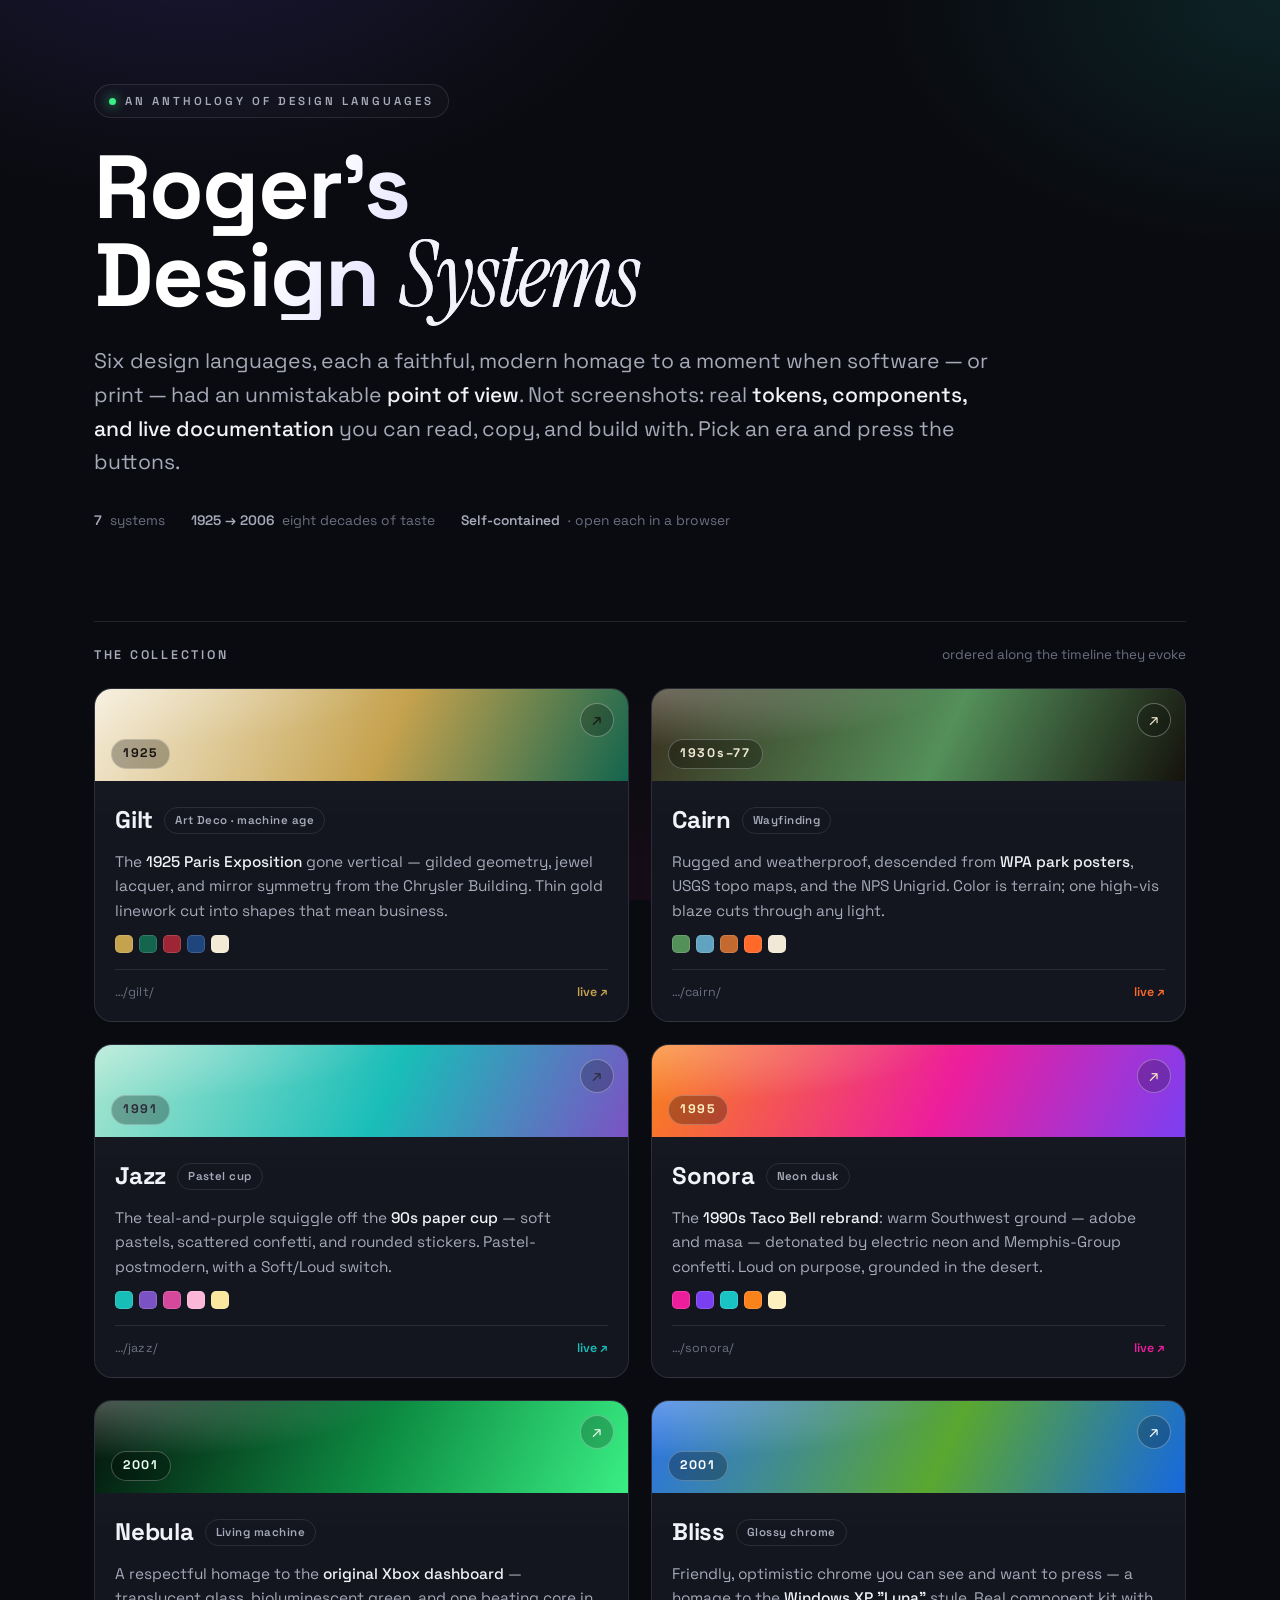
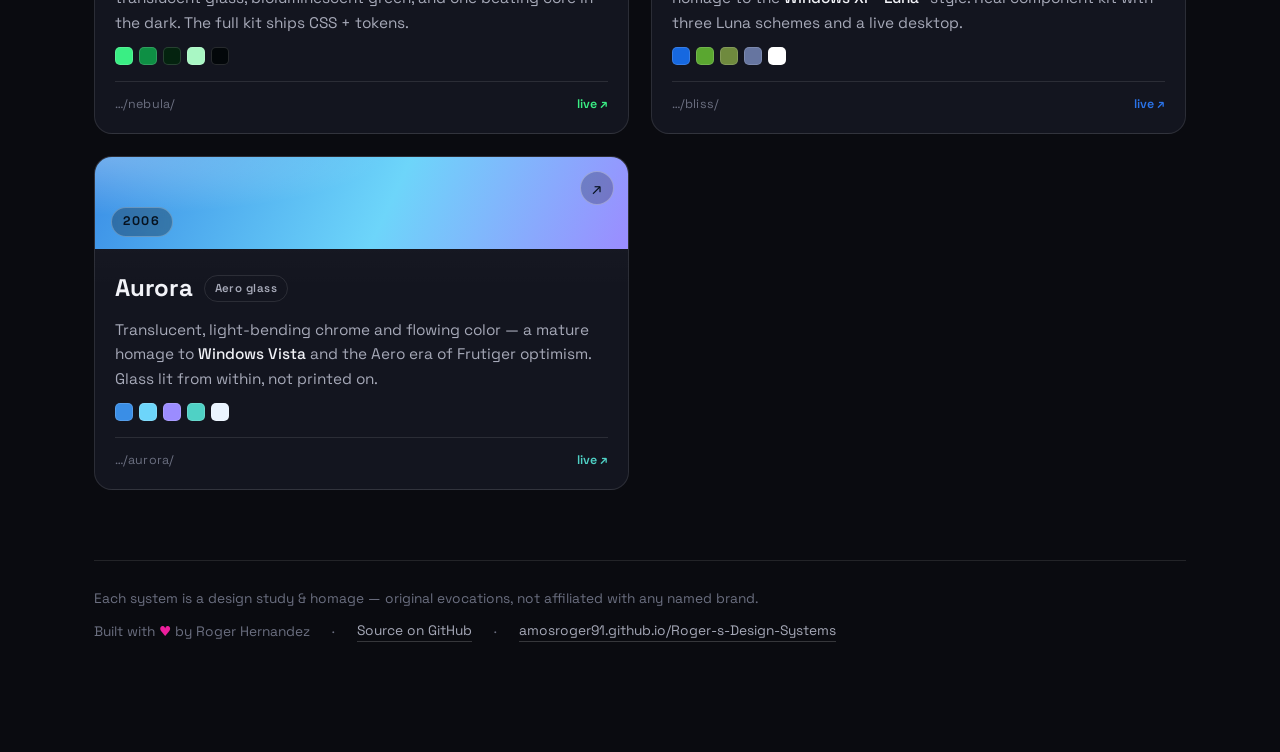
<file: index.html>
<!DOCTYPE html>
<html lang="en">
<head>
<meta charset="UTF-8">
<meta name="viewport" content="width=device-width, initial-scale=1.0">
<title>Roger's Design Systems — an anthology of design languages</title>
<meta name="description" content="Six design languages, each a faithful modern homage to a moment when software and print had a point of view — Art Deco, WPA wayfinding, '90s neon, Xbox, Windows XP & Vista. Tokens, components, and live docs you can build with.">
<link rel="preconnect" href="https://fonts.googleapis.com">
<link rel="preconnect" href="https://fonts.gstatic.com" crossorigin>
<link href="https://fonts.googleapis.com/css2?family=Space+Grotesk:wght@400;500;600;700&family=Instrument+Serif:ital@0;1&display=swap" rel="stylesheet">
<style>
  :root{
    --bg:#0a0b10;
    --bg-2:#0e1018;
    --ink:#f2f3f8;
    --dim:#a6a9b8;
    --faint:#6b6f80;
    --line:rgba(255,255,255,0.10);
    --line-2:rgba(255,255,255,0.18);
    --card:#13151f;
    --radius:18px;
    --sans:'Space Grotesk',system-ui,sans-serif;
    --serif:'Instrument Serif',Georgia,serif;
  }
  *{box-sizing:border-box;}
  html{scroll-behavior:smooth;}
  body{
    margin:0;color:var(--ink);background:var(--bg);
    font-family:var(--sans);line-height:1.6;-webkit-font-smoothing:antialiased;
    background-image:
      radial-gradient(50rem 30rem at 15% -10%, rgba(120,90,255,0.16), transparent 60%),
      radial-gradient(45rem 28rem at 100% 0%, rgba(31,199,190,0.13), transparent 55%),
      radial-gradient(60rem 40rem at 50% 120%, rgba(237,30,156,0.10), transparent 60%);
    background-attachment:fixed;
  }
  a{color:inherit;}
  .wrap{max-width:1140px;margin:0 auto;padding:0 24px 110px;}

  /* ---------- HERO ---------- */
  header.hero{padding:84px 0 26px;position:relative;}
  .eyebrow{
    display:inline-flex;align-items:center;gap:9px;
    font-size:.72rem;font-weight:600;letter-spacing:.26em;text-transform:uppercase;color:var(--dim);
    border:1px solid var(--line);border-radius:100px;padding:7px 14px;
    background:rgba(255,255,255,0.02);
  }
  .eyebrow .dot{width:7px;height:7px;border-radius:50%;background:#3aee84;box-shadow:0 0 12px #3aee84;}
  h1{
    font-family:var(--sans);font-weight:700;letter-spacing:-.02em;
    font-size:clamp(2.8rem,7.5vw,5.6rem);line-height:.98;margin:26px 0 0;
    background:linear-gradient(120deg,#fff 20%,#b8b4ff 50%,#7fe9d8 80%);
    -webkit-background-clip:text;background-clip:text;color:transparent;
  }
  h1 em{font-family:var(--serif);font-style:italic;font-weight:400;
    -webkit-text-fill-color:#f2f3f8;}
  .lede{max-width:64ch;color:var(--dim);font-size:clamp(1.05rem,2vw,1.32rem);margin:24px 0 0;}
  .lede b{color:var(--ink);font-weight:500;}
  .meta{display:flex;flex-wrap:wrap;gap:10px 26px;margin-top:30px;color:var(--faint);font-size:.86rem;}
  .meta span{display:inline-flex;align-items:center;gap:8px;}
  .meta b{color:var(--dim);font-weight:600;}

  .railhead{
    display:flex;align-items:baseline;justify-content:space-between;gap:16px;
    margin:64px 0 22px;border-top:1px solid var(--line);padding-top:22px;
  }
  .railhead h2{font-size:.78rem;font-weight:600;letter-spacing:.22em;text-transform:uppercase;color:var(--dim);margin:0;}
  .railhead p{margin:0;color:var(--faint);font-size:.84rem;}

  /* ---------- GRID ---------- */
  .grid{display:grid;grid-template-columns:repeat(2,1fr);gap:22px;}
  @media (max-width:760px){.grid{grid-template-columns:1fr;}}

  .card{
    --accent:#888;--c1:#888;--c2:#aaa;--c3:#ccc;--on:#fff;
    position:relative;display:flex;flex-direction:column;
    border:1px solid var(--line);border-radius:var(--radius);
    background:linear-gradient(180deg,rgba(255,255,255,0.035),rgba(255,255,255,0) 40%),var(--card);
    overflow:hidden;text-decoration:none;color:inherit;
    transition:transform .22s cubic-bezier(.2,.7,.2,1), border-color .22s, box-shadow .22s;
  }
  .card:hover{
    transform:translateY(-5px);
    border-color:var(--line-2);
    box-shadow:0 18px 50px -18px rgba(0,0,0,.8), 0 0 0 1px color-mix(in srgb,var(--accent) 30%, transparent),
      0 24px 70px -30px var(--accent);
  }
  .card:focus-visible{outline:2px solid var(--accent);outline-offset:3px;}

  .card .band{height:92px;position:relative;overflow:hidden;
    background:linear-gradient(115deg,var(--c1),var(--c2) 55%,var(--c3));}
  .card .band::after{content:"";position:absolute;inset:0;
    background:radial-gradient(120% 140% at 0% 0%, rgba(255,255,255,.28), transparent 45%);}
  .card .band .yr{
    position:absolute;left:16px;bottom:12px;z-index:2;
    font-family:var(--sans);font-weight:700;font-size:.78rem;letter-spacing:.14em;
    color:var(--on);background:rgba(0,0,0,.28);backdrop-filter:blur(4px);
    border:1px solid rgba(255,255,255,.25);border-radius:100px;padding:4px 11px;
  }
  .card .band .arrow{
    position:absolute;right:14px;top:14px;z-index:2;width:34px;height:34px;border-radius:50%;
    display:grid;place-items:center;color:var(--on);
    background:rgba(0,0,0,.22);border:1px solid rgba(255,255,255,.3);
    transition:transform .22s, background .22s;
  }
  .card:hover .band .arrow{transform:translate(2px,-2px);background:rgba(0,0,0,.4);}

  .card .body{padding:20px 20px 18px;display:flex;flex-direction:column;gap:10px;flex:1;}
  .card .nm{display:flex;align-items:center;gap:11px;}
  .card .nm h3{margin:0;font-size:1.5rem;font-weight:700;letter-spacing:-.01em;}
  .card .nm .tag{font-size:.72rem;font-weight:600;letter-spacing:.04em;color:var(--dim);
    border:1px solid var(--line);border-radius:100px;padding:3px 10px;white-space:nowrap;}
  .card .desc{margin:0;color:var(--dim);font-size:.96rem;flex:1;}
  .card .desc b{color:var(--ink);font-weight:500;}
  .card .swatches{display:flex;gap:6px;margin-top:2px;}
  .card .swatches i{width:18px;height:18px;border-radius:5px;border:1px solid rgba(255,255,255,.14);}
  .card .url{
    margin-top:6px;font-size:.78rem;color:var(--faint);
    display:flex;align-items:center;gap:8px;border-top:1px solid var(--line);padding-top:13px;
  }
  .card .url code{font-family:var(--sans);letter-spacing:.01em;}
  .card .url .live{margin-left:auto;color:var(--accent);font-weight:600;display:inline-flex;align-items:center;gap:6px;}

  /* ---------- FOOTER ---------- */
  footer{margin-top:70px;border-top:1px solid var(--line);padding-top:26px;color:var(--faint);font-size:.86rem;}
  footer a{color:var(--dim);text-decoration:none;border-bottom:1px solid var(--line-2);}
  footer a:hover{color:var(--ink);}
  footer .row{display:flex;flex-wrap:wrap;gap:8px 22px;align-items:center;}
  .heart{color:#ed1e9c;}
</style>
</head>
<body>
<div class="wrap">

  <header class="hero">
    <span class="eyebrow"><span class="dot"></span>An anthology of design languages</span>
    <h1>Roger's<br>Design <em>Systems</em></h1>
    <p class="lede">Six design languages, each a faithful, modern homage to a moment when software — or print — had an unmistakable <b>point of view</b>. Not screenshots: real <b>tokens, components, and live documentation</b> you can read, copy, and build with. Pick an era and press the buttons.</p>
    <div class="meta">
      <span><b>7</b> systems</span>
      <span><b>1925 → 2006</b> eight decades of taste</span>
      <span><b>Self-contained</b> · open each in a browser</span>
    </div>
  </header>

  <div class="railhead">
    <h2>The collection</h2>
    <p>ordered along the timeline they evoke</p>
  </div>

  <div class="grid">

    <!-- GILT -->
    <a class="card" href="gilt/" style="--accent:#c5a24e;--c1:#f4ebd6;--c2:#c5a24e;--c3:#13654e;--on:#16130d">
      <div class="band"><span class="yr">1925</span><span class="arrow" aria-hidden="true">↗</span></div>
      <div class="body">
        <div class="nm"><h3>Gilt</h3><span class="tag">Art Deco · machine age</span></div>
        <p class="desc">The <b>1925 Paris Exposition</b> gone vertical — gilded geometry, jewel lacquer, and mirror symmetry from the Chrysler Building. Thin gold linework cut into shapes that mean business.</p>
        <div class="swatches" aria-hidden="true"><i style="background:#c5a24e"></i><i style="background:#13654e"></i><i style="background:#9e2533"></i><i style="background:#1f457e"></i><i style="background:#f4ebd6"></i></div>
        <div class="url"><code>…/gilt/</code><span class="live">live ↗</span></div>
      </div>
    </a>

    <!-- CAIRN -->
    <a class="card" href="cairn/" style="--accent:#ff6a2b;--c1:#39301f;--c2:#54905a;--c3:#15120c;--on:#f1e8d5">
      <div class="band"><span class="yr">1930s–77</span><span class="arrow" aria-hidden="true">↗</span></div>
      <div class="body">
        <div class="nm"><h3>Cairn</h3><span class="tag">Wayfinding</span></div>
        <p class="desc">Rugged and weatherproof, descended from <b>WPA park posters</b>, USGS topo maps, and the NPS Unigrid. Color is terrain; one high-vis blaze cuts through any light.</p>
        <div class="swatches" aria-hidden="true"><i style="background:#54905a"></i><i style="background:#5fa3c0"></i><i style="background:#c4692f"></i><i style="background:#ff6a2b"></i><i style="background:#f1e8d5"></i></div>
        <div class="url"><code>…/cairn/</code><span class="live">live ↗</span></div>
      </div>
    </a>

    <!-- JAZZ -->
    <a class="card" href="jazz/" style="--accent:#19BDB8;--c1:#A8E6CF;--c2:#19BDB8;--c3:#7B52C4;--on:#2D2A38">
      <div class="band"><span class="yr">1991</span><span class="arrow" aria-hidden="true">↗</span></div>
      <div class="body">
        <div class="nm"><h3>Jazz</h3><span class="tag">Pastel cup</span></div>
        <p class="desc">The teal-and-purple squiggle off the <b>90s paper cup</b> — soft pastels, scattered confetti, and rounded stickers. Pastel-postmodern, with a Soft/Loud switch.</p>
        <div class="swatches" aria-hidden="true"><i style="background:#19BDB8"></i><i style="background:#7B52C4"></i><i style="background:#D6489B"></i><i style="background:#FCB6D8"></i><i style="background:#FCE79E"></i></div>
        <div class="url"><code>…/jazz/</code><span class="live">live ↗</span></div>
      </div>
    </a>

    <!-- SONORA -->
    <a class="card" href="sonora/" style="--accent:#ed1e9c;--c1:#f9821a;--c2:#ed1e9c;--c3:#7b3ff2;--on:#fff0c0">
      <div class="band"><span class="yr">1995</span><span class="arrow" aria-hidden="true">↗</span></div>
      <div class="body">
        <div class="nm"><h3>Sonora</h3><span class="tag">Neon dusk</span></div>
        <p class="desc">The <b>1990s Taco Bell rebrand</b>: warm Southwest ground — adobe and masa — detonated by electric neon and Memphis-Group confetti. Loud on purpose, grounded in the desert.</p>
        <div class="swatches" aria-hidden="true"><i style="background:#ed1e9c"></i><i style="background:#7b3ff2"></i><i style="background:#19c3c3"></i><i style="background:#f9821a"></i><i style="background:#fff0c0"></i></div>
        <div class="url"><code>…/sonora/</code><span class="live">live ↗</span></div>
      </div>
    </a>

    <!-- NEBULA -->
    <a class="card" href="nebula/" style="--accent:#3aee84;--c1:#04130b;--c2:#0e8f44;--c3:#3aee84;--on:#eafff0">
      <div class="band"><span class="yr">2001</span><span class="arrow" aria-hidden="true">↗</span></div>
      <div class="body">
        <div class="nm"><h3>Nebula</h3><span class="tag">Living machine</span></div>
        <p class="desc">A respectful homage to the <b>original Xbox dashboard</b> — translucent glass, bioluminescent green, and one beating core in the dark. The full kit ships CSS + tokens.</p>
        <div class="swatches" aria-hidden="true"><i style="background:#3aee84"></i><i style="background:#0e8f44"></i><i style="background:#04230f"></i><i style="background:#a9f7c4"></i><i style="background:#03070a"></i></div>
        <div class="url"><code>…/nebula/</code><span class="live">live ↗</span></div>
      </div>
    </a>

    <!-- BLISS -->
    <a class="card" href="bliss/" style="--accent:#2a73e8;--c1:#2a73e8;--c2:#5aa730;--c3:#1668e0;--on:#fff">
      <div class="band"><span class="yr">2001</span><span class="arrow" aria-hidden="true">↗</span></div>
      <div class="body">
        <div class="nm"><h3>Bliss</h3><span class="tag">Glossy chrome</span></div>
        <p class="desc">Friendly, optimistic chrome you can see and want to press — a homage to the <b>Windows XP "Luna"</b> style. Real component kit with three Luna schemes and a live desktop.</p>
        <div class="swatches" aria-hidden="true"><i style="background:#1668e0"></i><i style="background:#5aa730"></i><i style="background:#6f8a3e"></i><i style="background:#6675a0"></i><i style="background:#fff"></i></div>
        <div class="url"><code>…/bliss/</code><span class="live">live ↗</span></div>
      </div>
    </a>

    <!-- AURORA -->
    <a class="card" href="aurora/" style="--accent:#4fd1c5;--c1:#3a8ee6;--c2:#6dd5fa;--c3:#9b8cff;--on:#06121f">
      <div class="band"><span class="yr">2006</span><span class="arrow" aria-hidden="true">↗</span></div>
      <div class="body">
        <div class="nm"><h3>Aurora</h3><span class="tag">Aero glass</span></div>
        <p class="desc">Translucent, light-bending chrome and flowing color — a mature homage to <b>Windows Vista</b> and the Aero era of Frutiger optimism. Glass lit from within, not printed on.</p>
        <div class="swatches" aria-hidden="true"><i style="background:#3a8ee6"></i><i style="background:#6dd5fa"></i><i style="background:#9b8cff"></i><i style="background:#4fd1c5"></i><i style="background:#eaf4ff"></i></div>
        <div class="url"><code>…/aurora/</code><span class="live">live ↗</span></div>
      </div>
    </a>

  </div>

  <footer>
    <div class="row">
      <span>Each system is a design study & homage — original evocations, not affiliated with any named brand.</span>
    </div>
    <div class="row" style="margin-top:10px">
      <span>Built with <span class="heart">♥</span> by Roger Hernandez</span>
      <span>·</span>
      <a href="https://github.com/amosroger91/Roger-s-Design-Systems">Source on GitHub</a>
      <span>·</span>
      <a href="https://amosroger91.github.io/Roger-s-Design-Systems/">amosroger91.github.io/Roger-s-Design-Systems</a>
    </div>
  </footer>

</div>
</body>
</html>
</file>
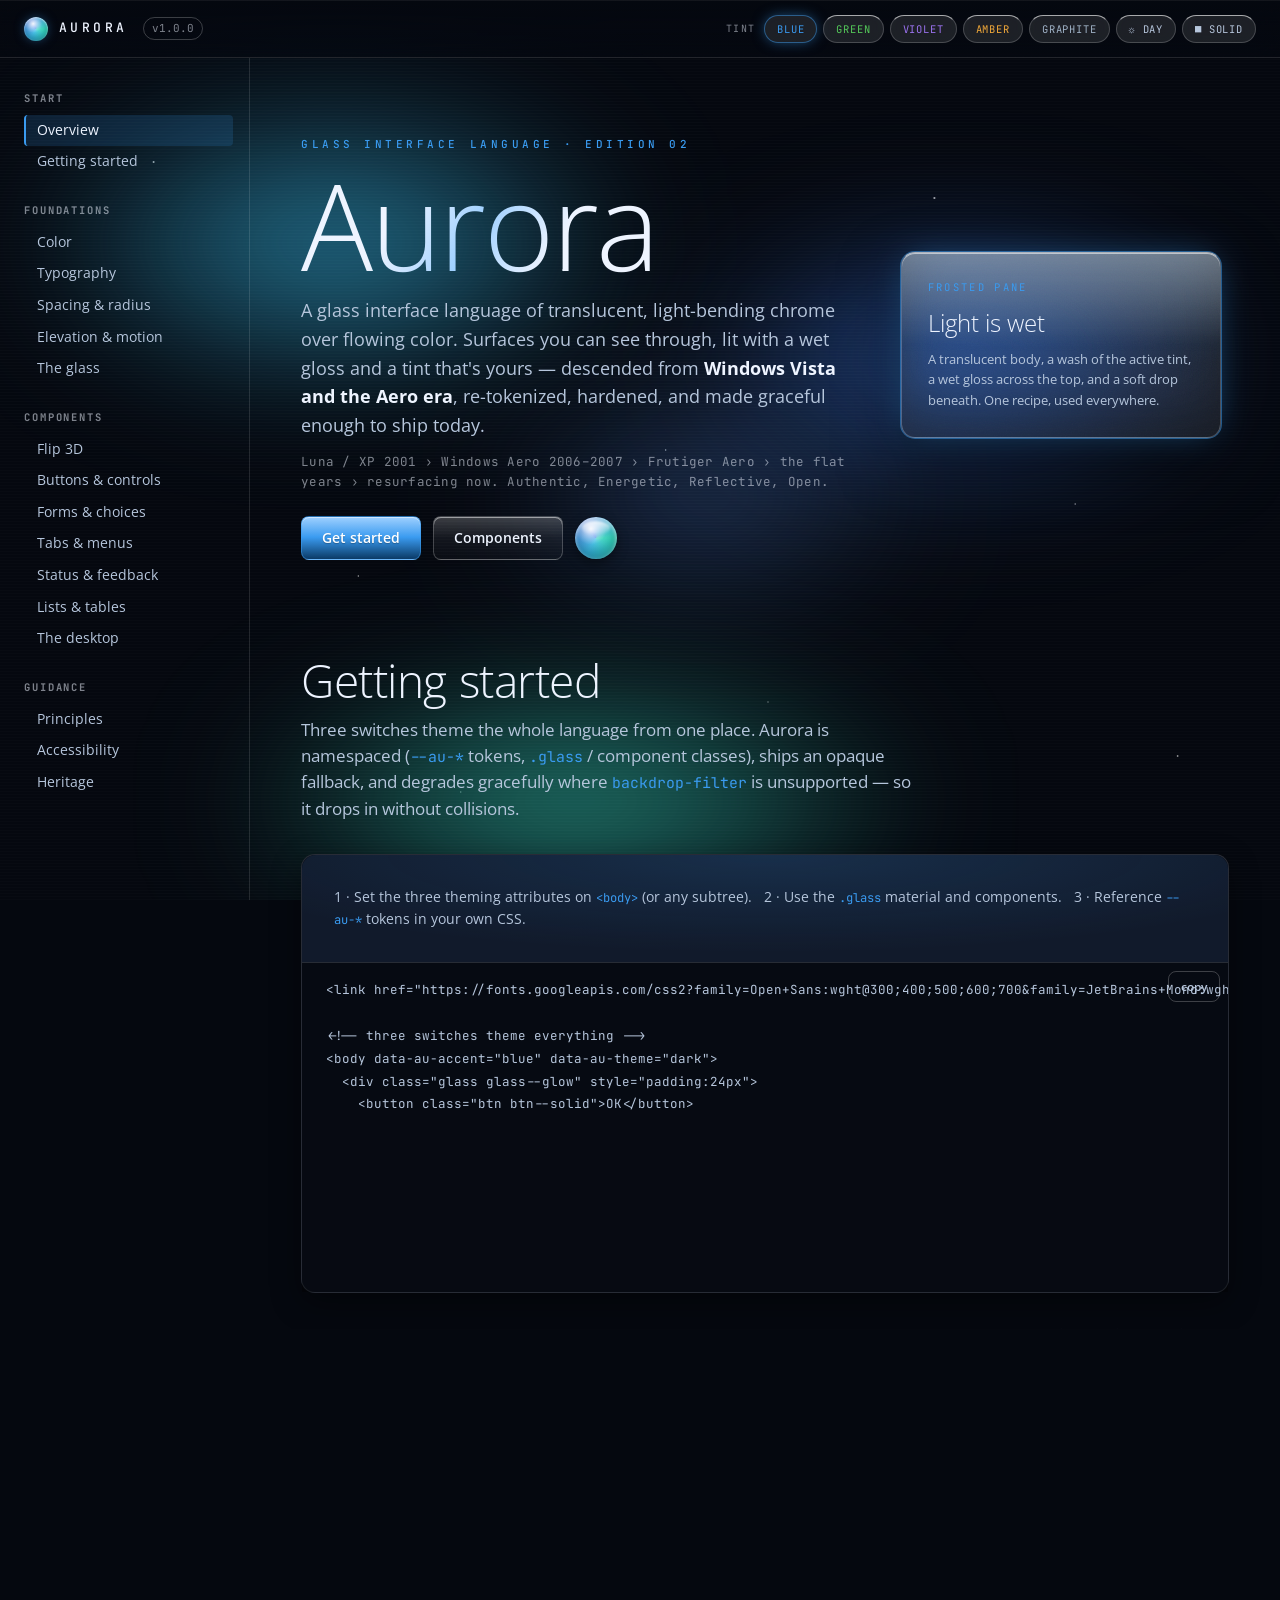
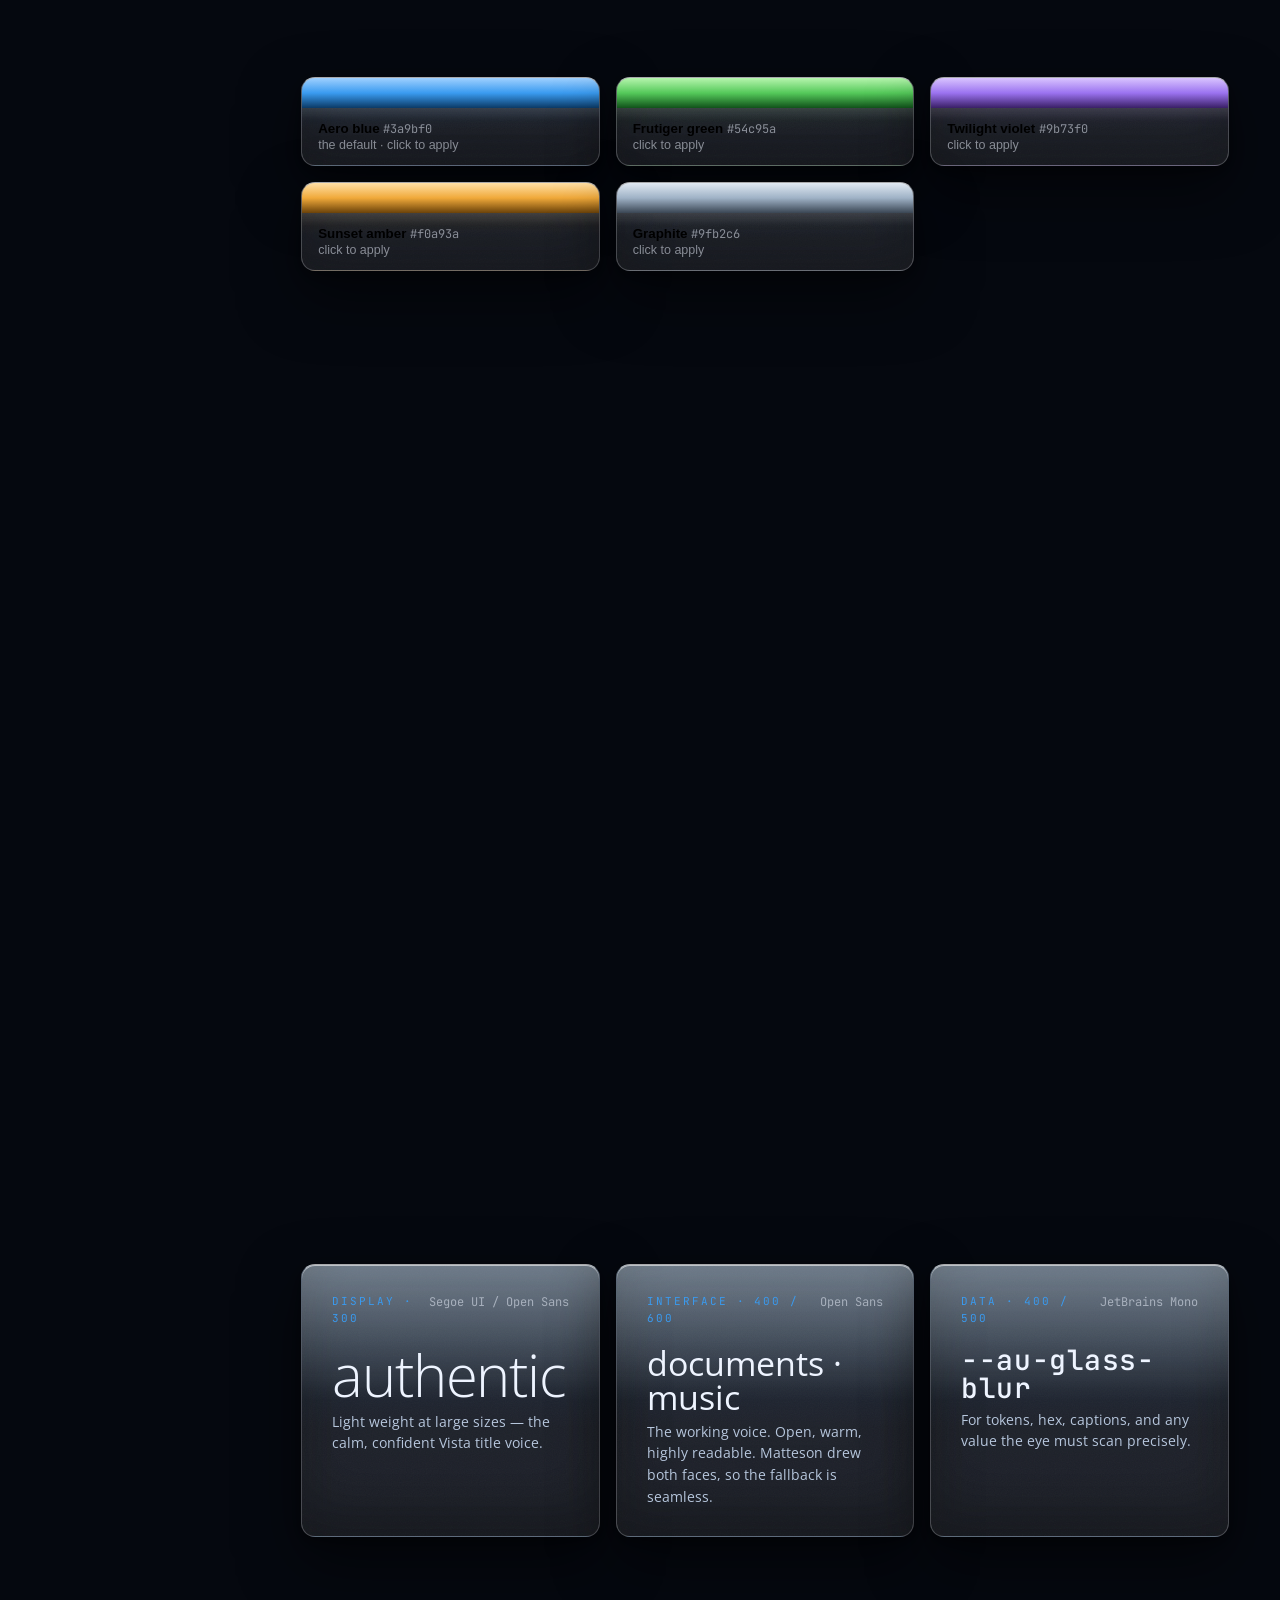
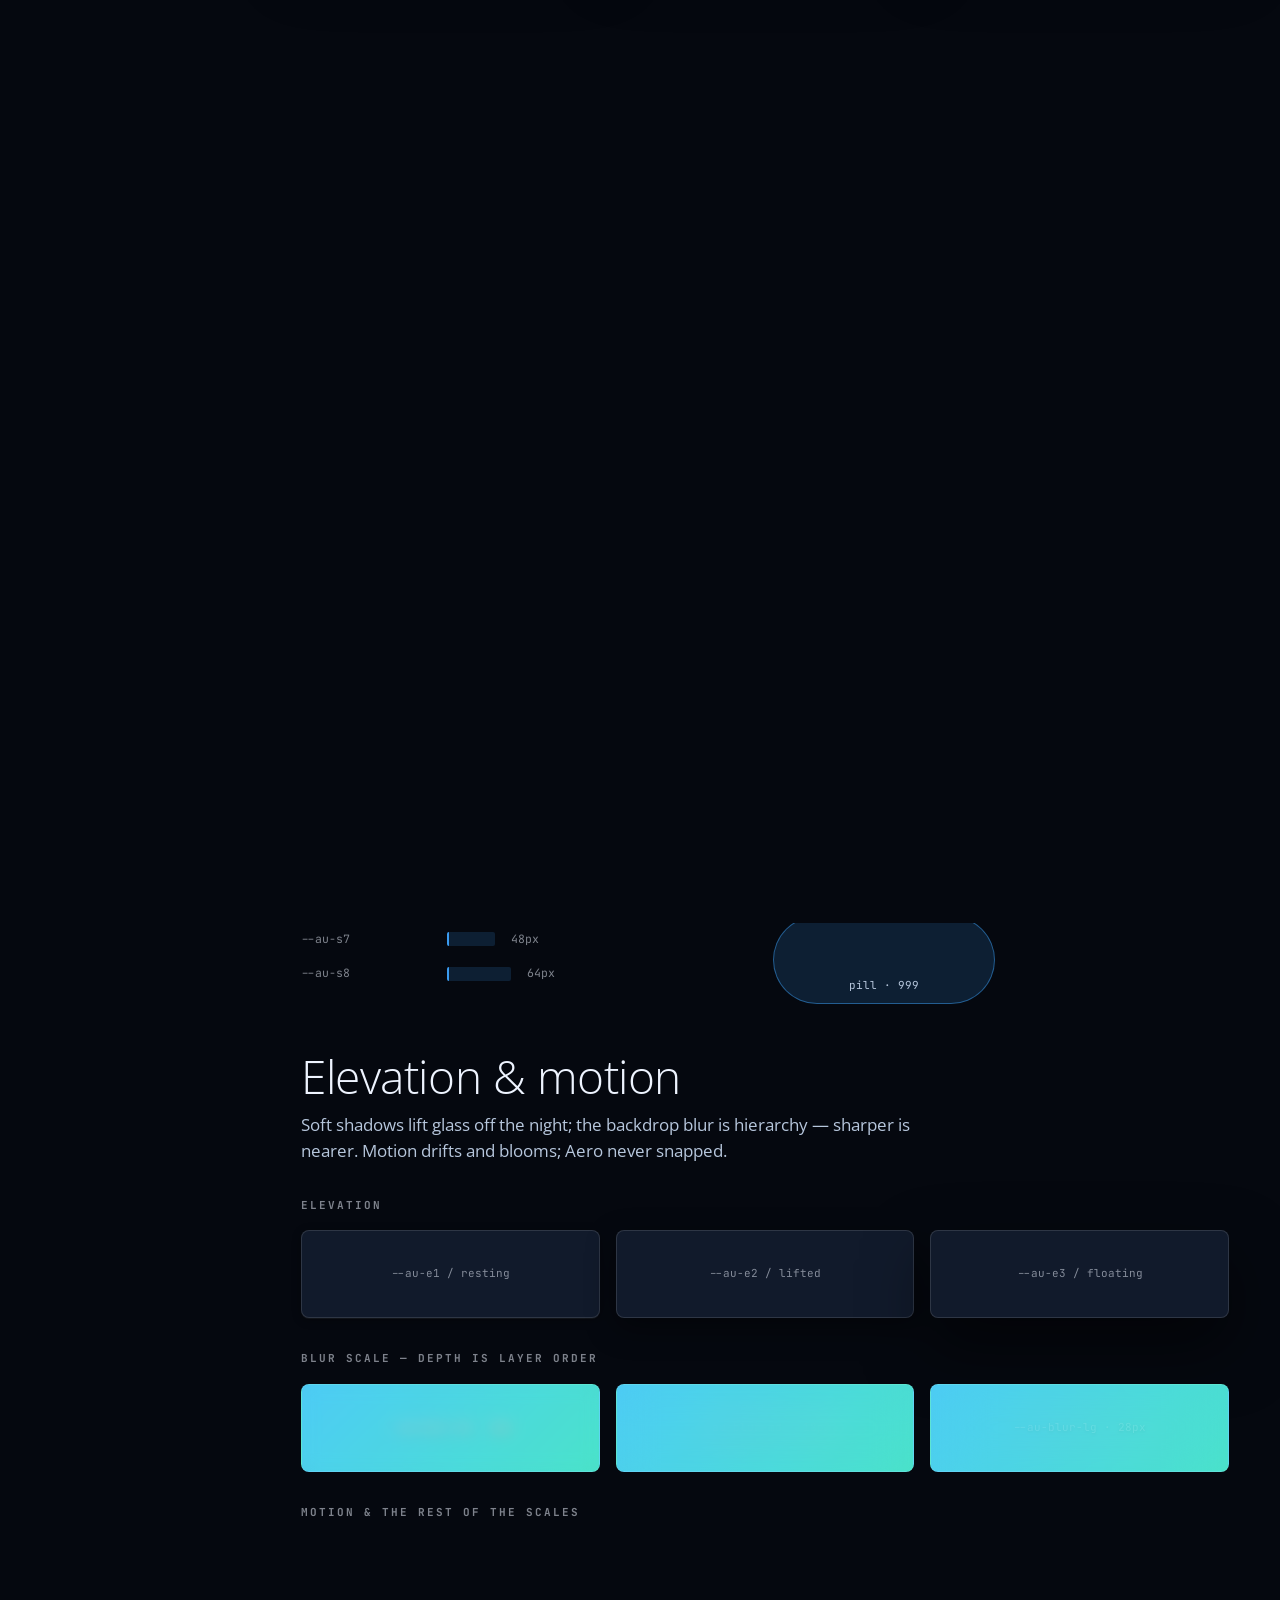
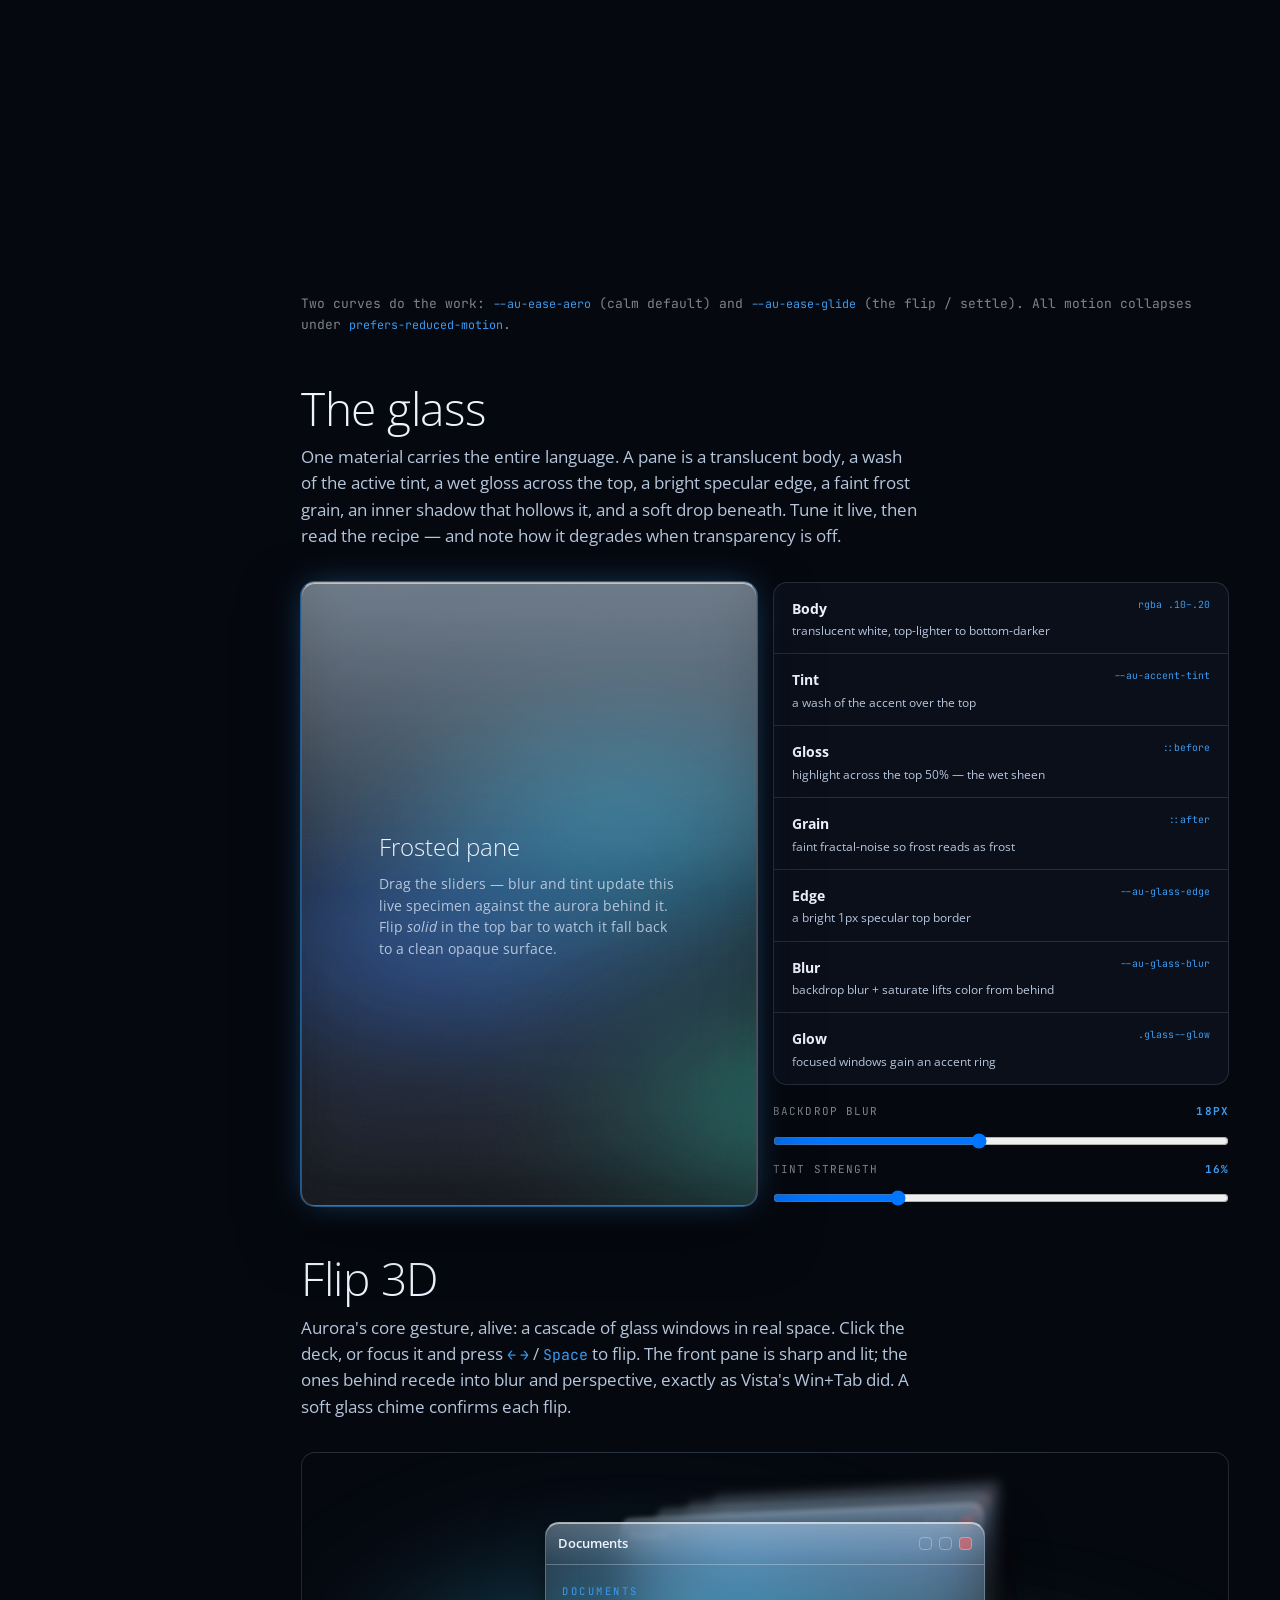
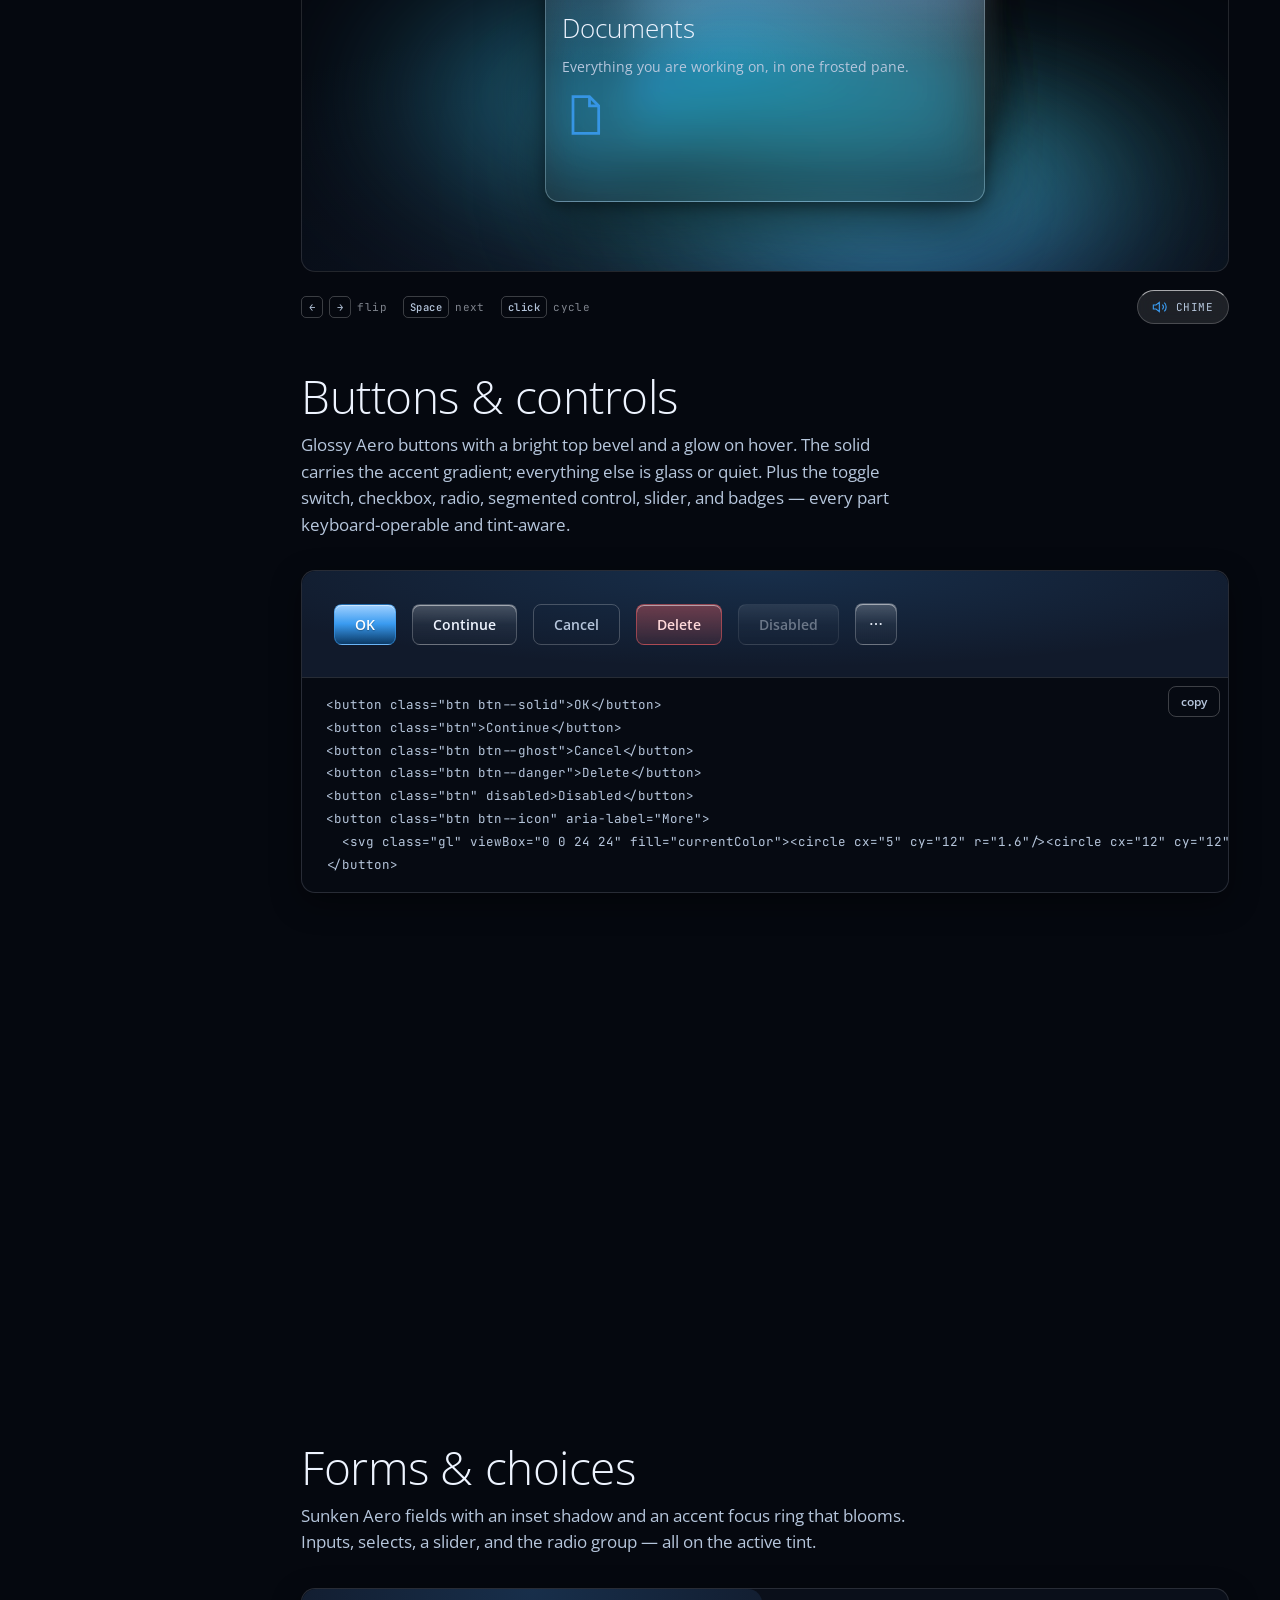
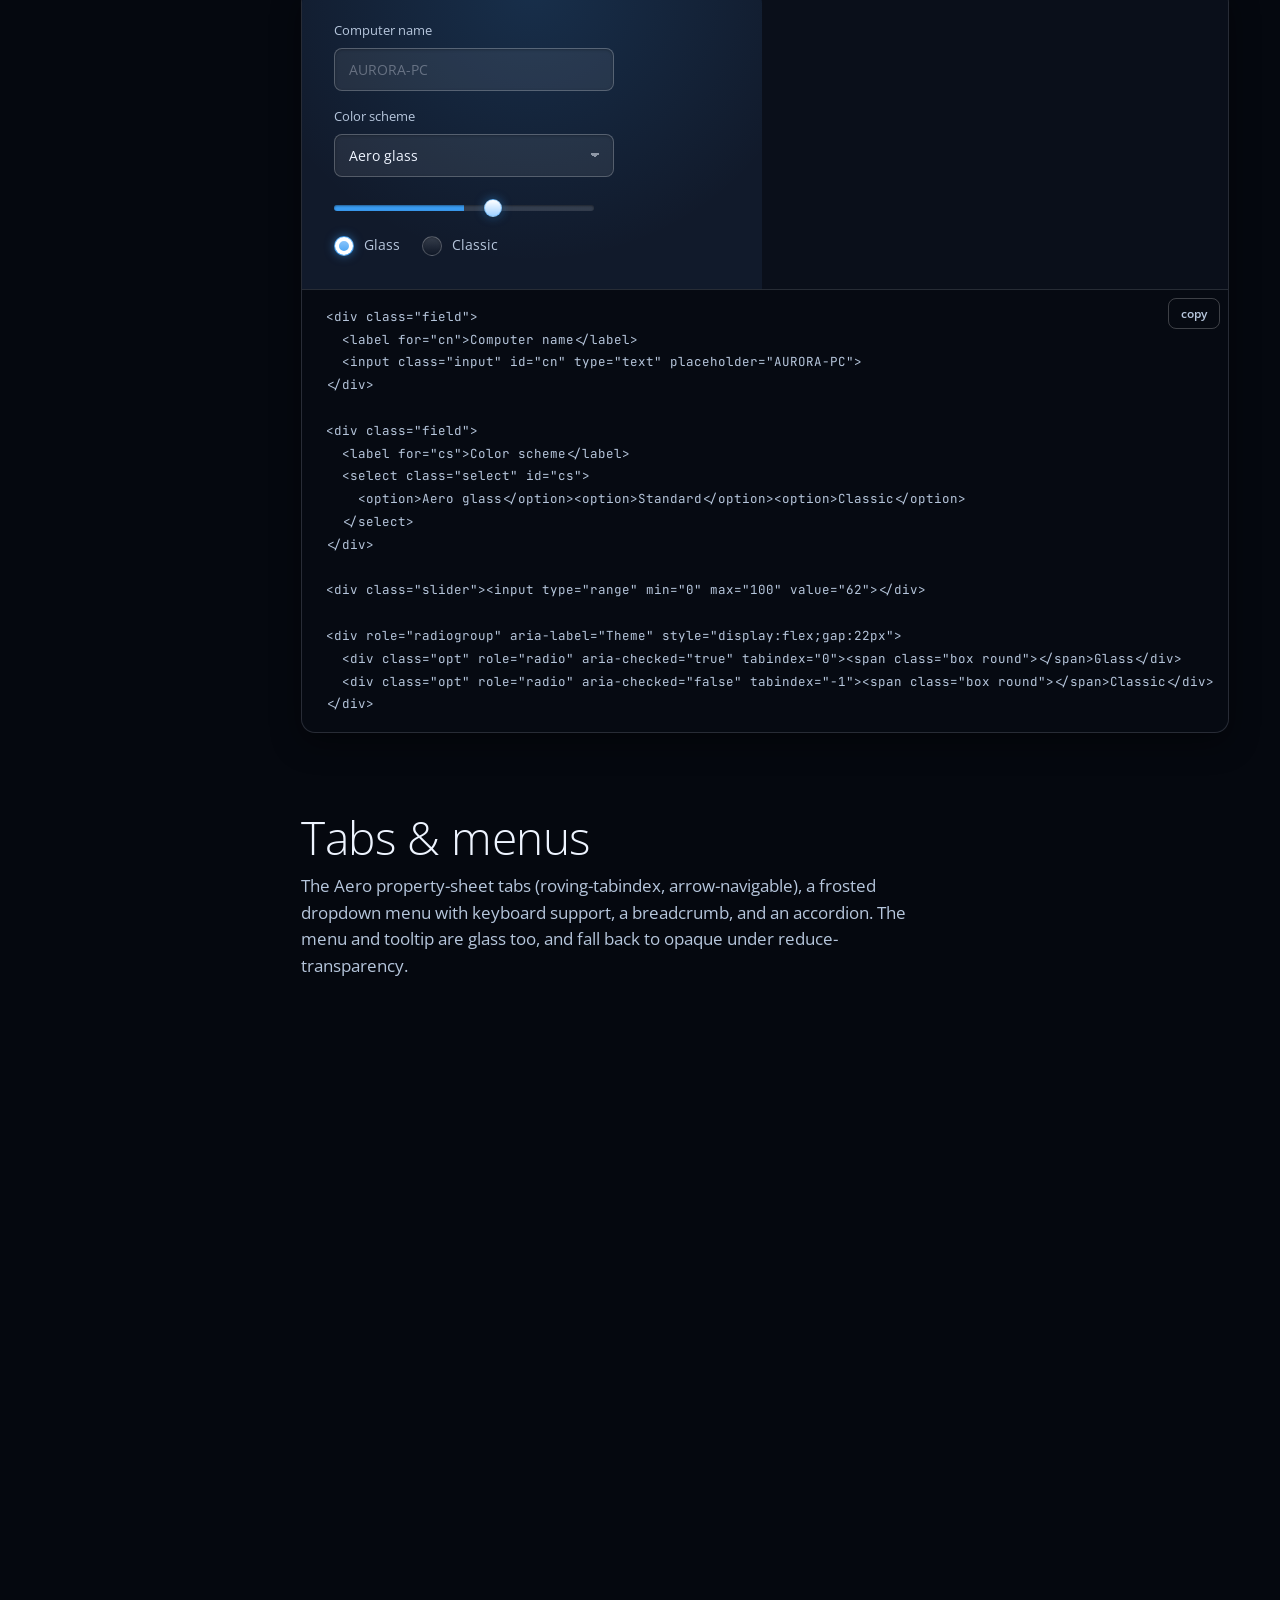
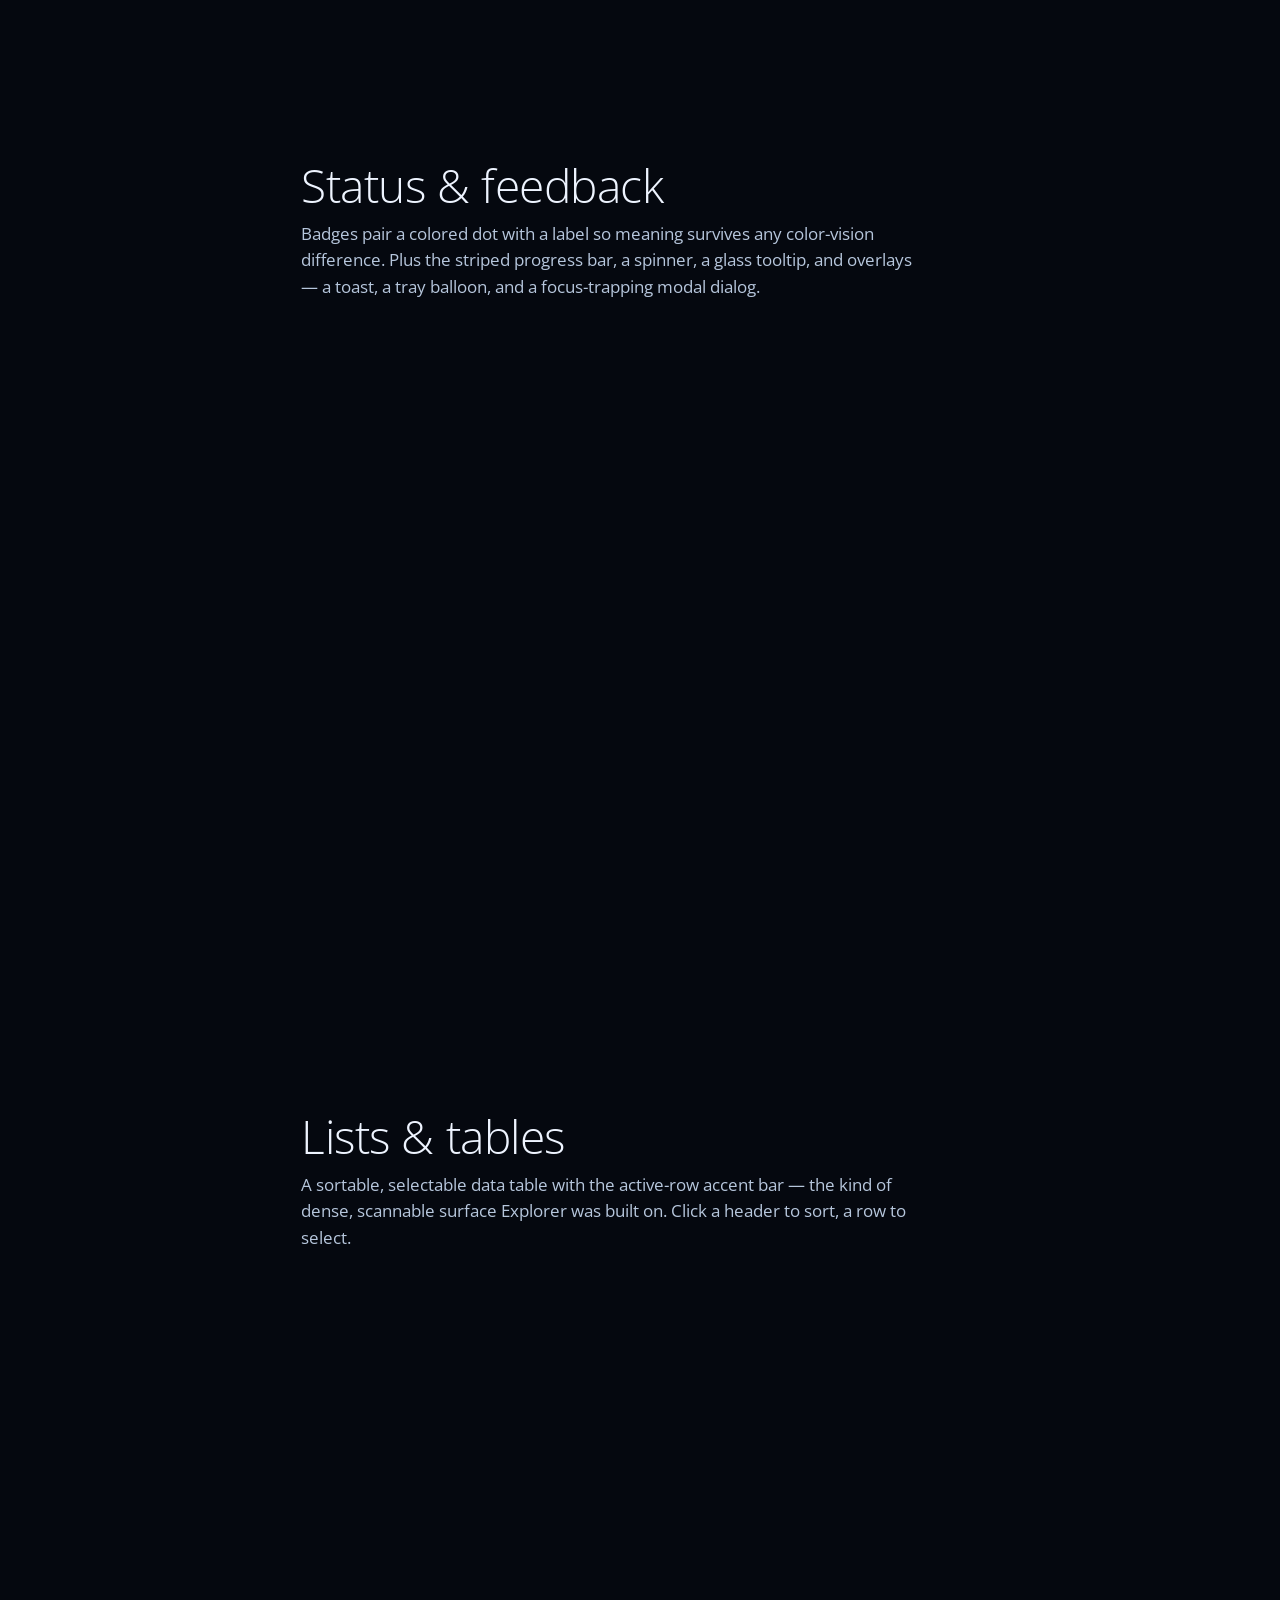
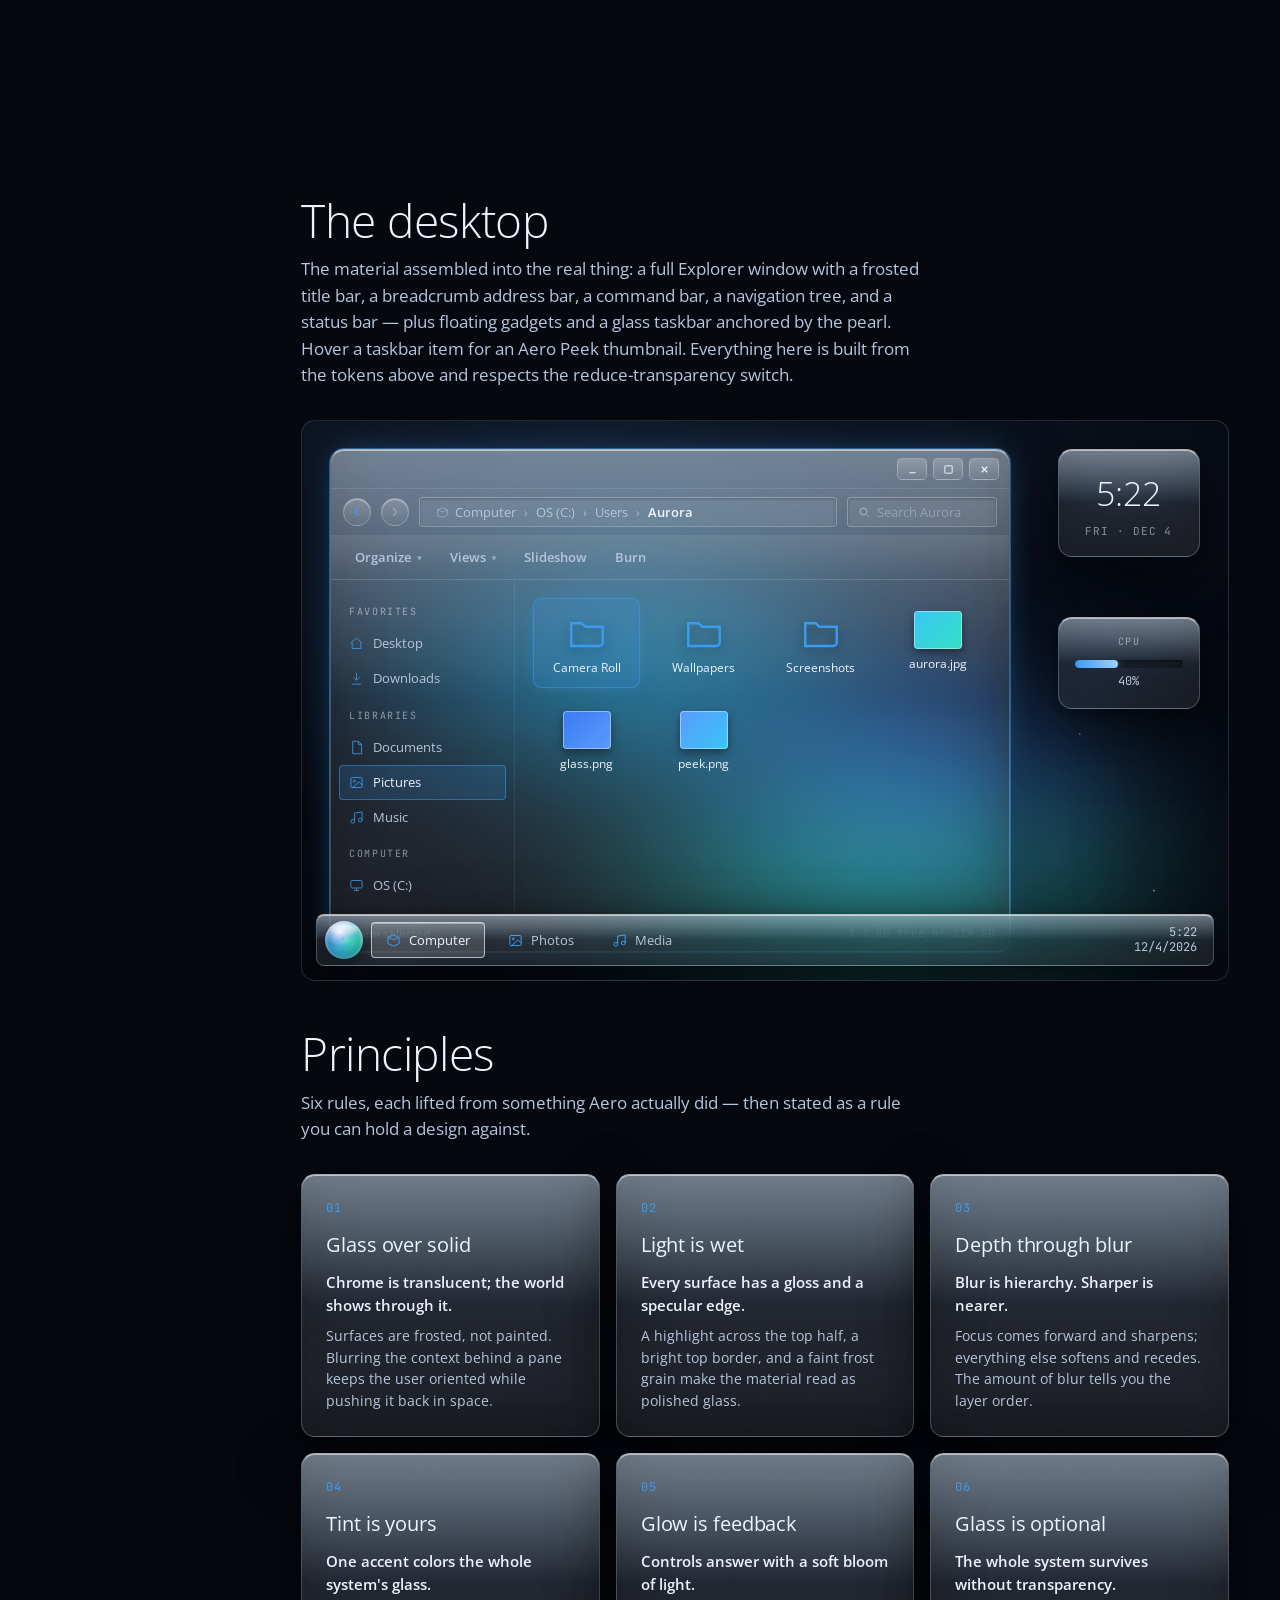
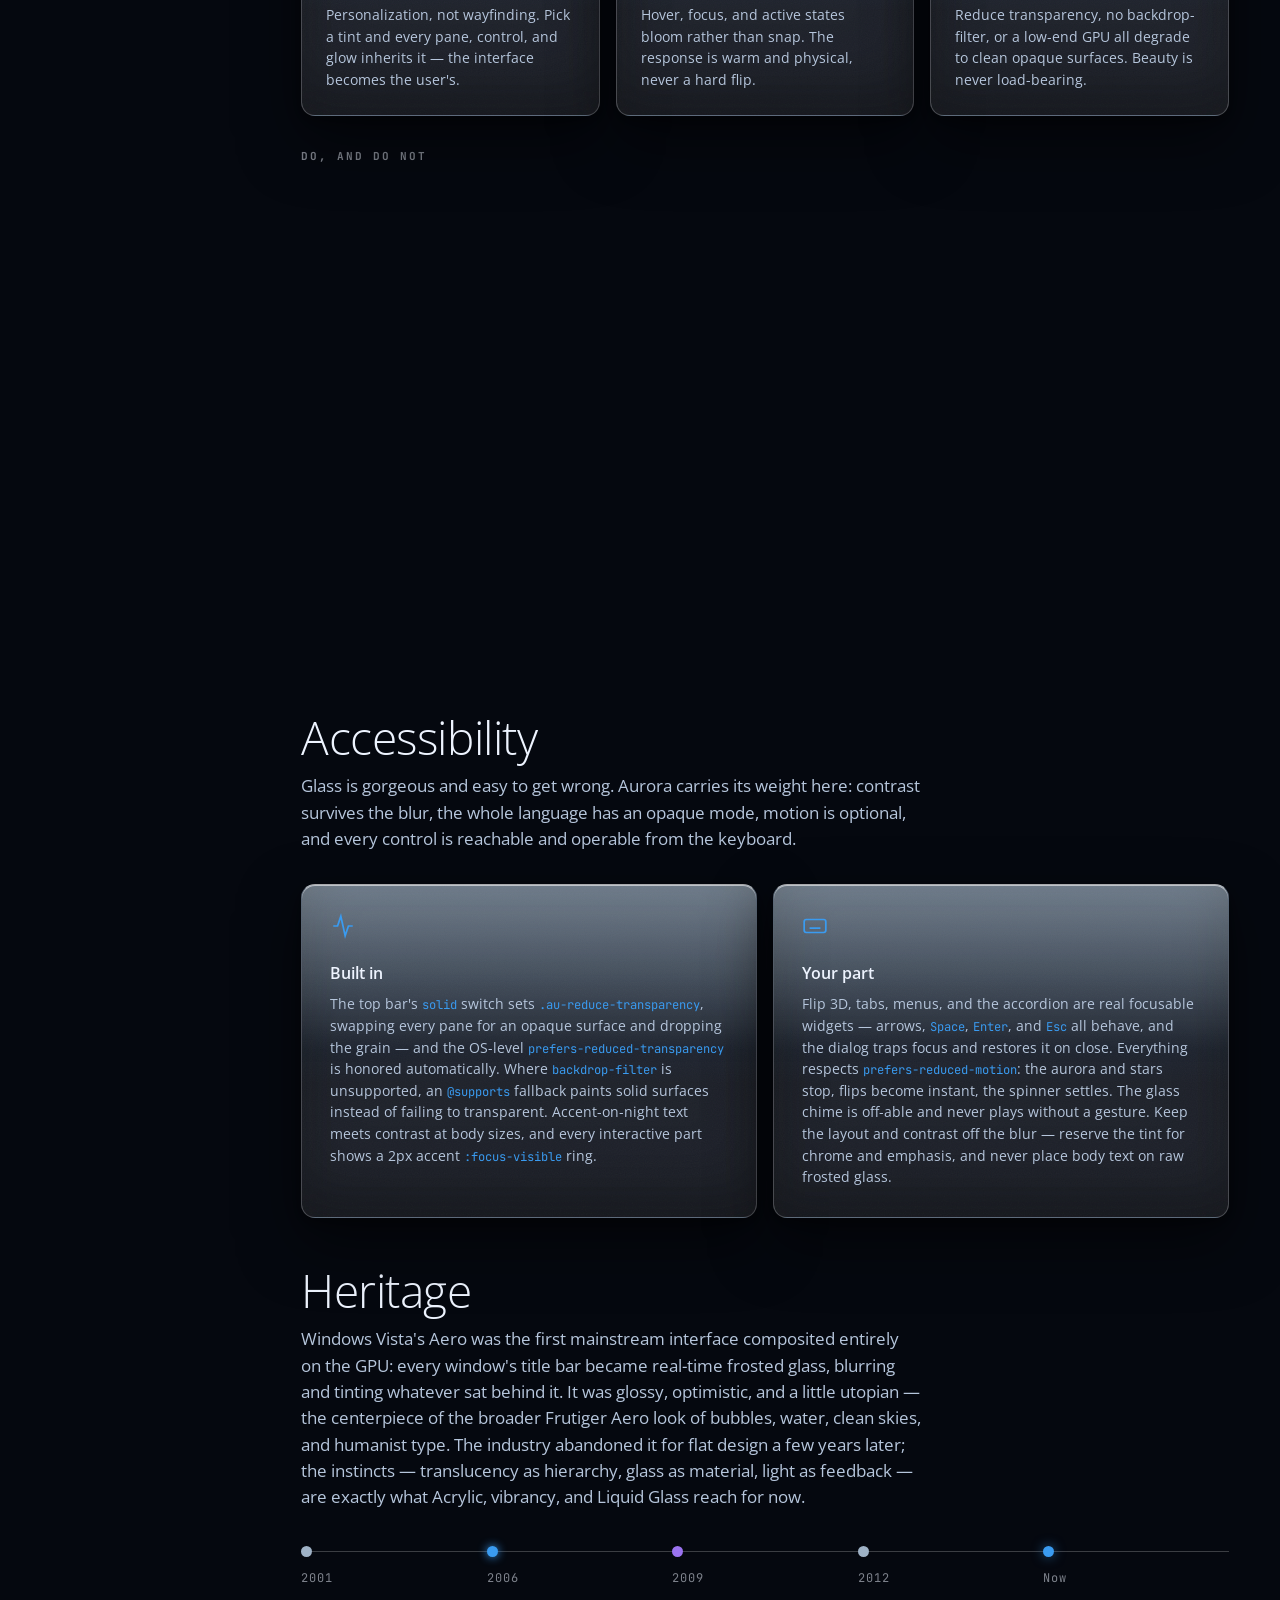
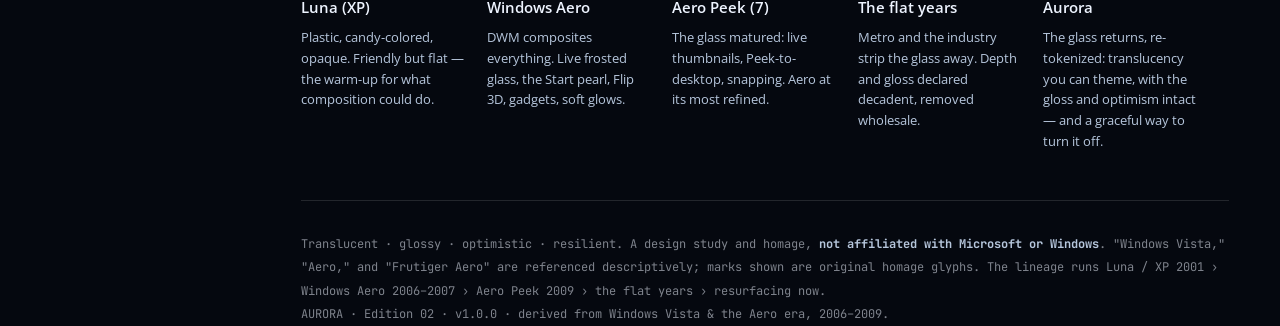
<file: aurora/index.html>
<!DOCTYPE html>
<html lang="en">
<head>
<meta charset="UTF-8">
<meta name="viewport" content="width=device-width, initial-scale=1.0">
<title>AURORA — Design Language</title>
<meta name="description" content="Aurora is a glass interface language of translucent, light-bending chrome and flowing color — a mature homage to Windows Vista and the Aero era of Frutiger optimism. Edition 02.">
<meta name="color-scheme" content="dark light">
<link rel="preconnect" href="https://fonts.googleapis.com">
<link rel="preconnect" href="https://fonts.gstatic.com" crossorigin>
<link href="https://fonts.googleapis.com/css2?family=Open+Sans:ital,wght@0,300;0,400;0,500;0,600;0,700;1,400&family=JetBrains+Mono:wght@400;500&display=swap" rel="stylesheet">
<style>
@layer aurora {
  /* ============================================================
     AURORA — design tokens · edition 02
     Three switches theme the whole language from one place:
       [data-au-accent]  — the glass tint (personalization, not place)
       [data-au-theme]     — dark | light  (the night base vs. Frutiger bright)
       .au-reduce-transparency     — Reduce transparency: glass becomes opaque
     Set them on <body> for the system, or any subtree for one pane.
     ============================================================ */
  :root {
    /* ---- night sky: the dark base the aurora glows against ---- */
    --au-night-0: #05080f;   /* page base */
    --au-night-1: #0a0f1a;   /* surface */
    --au-night-2: #111a2b;   /* raised */
    --au-night-3: rgba(255,255,255,0.03);
    --au-surface-solid: #0e1726;   /* the opaque stand-in when glass is off */

    /* ---- text on dark ---- */
    --au-ink:       #eef4ff;
    --au-ink-dim:   #b6c6dc;
    --au-ink-faint: rgba(238,244,255,0.52);
    --au-ink-ghost: rgba(238,244,255,0.32);

    /* ---- hairline chrome ---- */
    --au-line:        rgba(255,255,255,0.12);
    --au-line-strong: rgba(255,255,255,0.22);

    /* ---- THE GLASS — the material of the whole language ----
       A pane is: translucent body + accent tint wash + a wet gloss
       across the top + a bright specular top edge + frost grain +
       an inner shadow + a soft drop. One recipe, used everywhere. */
    --au-glass-bg:    rgba(255,255,255,0.10);
    --au-glass-bg-2:  rgba(255,255,255,0.20);
    --au-glass-line:  rgba(255,255,255,0.20);
    --au-glass-edge:  rgba(255,255,255,0.62);   /* specular top border */
    --au-glass-noise: 0.04;                      /* frost grain opacity */
    --au-glass-shadow: 0 24px 60px rgba(0,0,0,0.50), 0 4px 14px rgba(0,0,0,0.34);
    --au-glass-inner: inset 0 1px 0 rgba(255,255,255,0.55), inset 0 -34px 54px rgba(0,0,0,0.28);

    /* ---- blur scale ---- */
    --au-blur-sm: 8px; --au-blur-md: 18px; --au-blur-lg: 28px;
    --au-glass-blur: var(--au-blur-md);

    /* ---- opacity scale (text + chrome) ---- */
    --au-o-ghost: 0.32; --au-o-faint: 0.52; --au-o-dim: 0.72; --au-o-full: 1;

    /* ---- the five glass tints — Vista's personalization ---- */
    --au-tint-blue:     #3a9bf0;
    --au-tint-green:    #54c95a;
    --au-tint-violet:   #9b73f0;
    --au-tint-amber:    #f0a93a;
    --au-tint-graphite: #9fb2c6;

    /* ---- semantic ---- */
    --au-ok:    var(--au-tint-green);
    --au-info:  var(--au-tint-blue);
    --au-warn:  var(--au-tint-amber);
    --au-danger:#ef5f63;

    /* ---- spacing scale (4px base) ---- */
    --au-s1: 4px;  --au-s2: 8px;  --au-s3: 12px; --au-s4: 16px;
    --au-s5: 24px; --au-s6: 32px; --au-s7: 48px; --au-s8: 64px;

    /* ---- radii — softly rounded, never sharp ---- */
    --au-r-sm: 4px; --au-r-md: 8px; --au-r-lg: 14px; --au-r-xl: 22px; --au-r-pill: 999px;

    /* ---- elevation ---- */
    --au-e1: 0 1px 0 rgba(255,255,255,0.05), 0 2px 10px rgba(0,0,0,0.32);
    --au-e2: 0 10px 30px rgba(0,0,0,0.42);
    --au-e3: 0 28px 64px rgba(0,0,0,0.52);

    /* ---- z-index layers ---- */
    --au-z-base: 0; --au-z-raised: 10; --au-z-sticky: 60; --au-z-toast: 80; --au-z-overlay: 90; --au-z-flash: 100;

    /* ---- type — Segoe UI where present (Vista's face), else Open Sans;
            both are Steve Matteson humanist sans, so the voice is seamless ---- */
    --au-font-display: 'Segoe UI', 'Open Sans', system-ui, -apple-system, sans-serif;
    --au-font-ui:      'Open Sans', 'Segoe UI', system-ui, -apple-system, sans-serif;
    --au-font-data:    'JetBrains Mono', ui-monospace, 'SF Mono', monospace;

    /* ---- motion — Aero never snapped ---- */
    --au-ease-aero:  cubic-bezier(0.25, 0.1, 0.25, 1);   /* calm default */
    --au-ease-glide: cubic-bezier(0.16, 1, 0.3, 1);      /* the flip / settle */
    --au-dur-tap:    150ms;
    --au-dur-move:   280ms;
    --au-dur-flip:   460ms;
    --au-dur-ambient: 30s;

    --au-maxw: 1120px;
  }

  /* ---- the tint maps: accent + aurora ribbons from one attribute ---- */
  [data-au-accent="blue"]{
    --au-accent:#3a9bf0; --au-accent-bright:#9fd0ff; --au-accent-deep:#0b3a66;
    --au-accent-tint:rgba(58,155,240,0.16); --au-accent-line:rgba(58,155,240,0.5); --au-accent-glow:rgba(58,155,240,0.55);
    --au-aur-1:#39c6f5; --au-aur-2:#3a7bf0; --au-aur-3:#36e0c4; --au-aur-4:#5a9bff;
  }
  [data-au-accent="green"]{
    --au-accent:#54c95a; --au-accent-bright:#b6f5ad; --au-accent-deep:#11521a;
    --au-accent-tint:rgba(84,201,90,0.16); --au-accent-line:rgba(84,201,90,0.5); --au-accent-glow:rgba(84,201,90,0.55);
    --au-aur-1:#8ef06a; --au-aur-2:#2fd07a; --au-aur-3:#39e0c4; --au-aur-4:#bff06a;
  }
  [data-au-accent="violet"]{
    --au-accent:#9b73f0; --au-accent-bright:#d9c4ff; --au-accent-deep:#3a1f66;
    --au-accent-tint:rgba(155,115,240,0.16); --au-accent-line:rgba(155,115,240,0.5); --au-accent-glow:rgba(155,115,240,0.55);
    --au-aur-1:#b06ff5; --au-aur-2:#6f7bf0; --au-aur-3:#e06fd0; --au-aur-4:#9b8cff;
  }
  [data-au-accent="amber"]{
    --au-accent:#f0a93a; --au-accent-bright:#ffe0a6; --au-accent-deep:#6b4209;
    --au-accent-tint:rgba(240,169,58,0.16); --au-accent-line:rgba(240,169,58,0.5); --au-accent-glow:rgba(240,169,58,0.55);
    --au-aur-1:#f5c45a; --au-aur-2:#f0807b; --au-aur-3:#e06fd0; --au-aur-4:#ffcf6a;
  }
  [data-au-accent="graphite"]{
    --au-accent:#9fb2c6; --au-accent-bright:#e0e9f2; --au-accent-deep:#3a4654;
    --au-accent-tint:rgba(159,178,198,0.16); --au-accent-line:rgba(159,178,198,0.5); --au-accent-glow:rgba(159,178,198,0.5);
    --au-aur-1:#a9c0d6; --au-aur-2:#7f93a8; --au-aur-3:#6fb0c4; --au-aur-4:#c0d0e0;
  }

  /* ---- DAY sky: the Frutiger Aero bright variant. A toggle, not default. ---- */
  body[data-au-theme="light"]{
    --au-night-0:#cfe8fb; --au-night-1:#e8f4fe; --au-night-2:#ffffff; --au-night-3:rgba(0,0,0,0.03);
    --au-surface-solid:#f4f8fd;
    --au-ink:#10243a; --au-ink-dim:#3a5670; --au-ink-faint:rgba(16,36,58,0.55); --au-ink-ghost:rgba(16,36,58,0.32);
    --au-line:rgba(16,36,58,0.14); --au-line-strong:rgba(16,36,58,0.24);
    --au-glass-bg:rgba(255,255,255,0.42); --au-glass-bg-2:rgba(255,255,255,0.66);
    --au-glass-line:rgba(255,255,255,0.7); --au-glass-edge:rgba(255,255,255,0.95);
    --au-glass-noise:0.025;
    --au-glass-shadow:0 24px 50px rgba(40,90,140,0.28), 0 4px 12px rgba(40,90,140,0.18);
    --au-glass-inner:inset 0 1px 0 rgba(255,255,255,0.9), inset 0 -34px 54px rgba(120,170,210,0.18);
  }

  * { box-sizing: border-box; margin: 0; padding: 0; }
  html { scroll-behavior: smooth; }

  body {
    background: var(--au-night-0);
    color: var(--au-ink);
    font-family: var(--au-font-ui);
    font-weight: 400;
    line-height: 1.6;
    -webkit-font-smoothing: antialiased;
    overflow-x: hidden;
    transition: background var(--au-dur-move) var(--au-ease-aero), color var(--au-dur-move) var(--au-ease-aero);
  }
  ::selection { background: var(--au-accent); color: #fff; }

  :focus { outline: none; }
  :focus-visible { outline: 2px solid var(--au-accent); outline-offset: 2px; border-radius: var(--au-r-sm); }

  a { color: var(--au-accent); text-decoration: none; }
  a:hover { text-decoration: underline; text-underline-offset: 3px; }

  /* ---- glossy Aero scrollbar ---- */
  *::-webkit-scrollbar { width: 14px; height: 14px; }
  *::-webkit-scrollbar-track { background: rgba(0,0,0,0.22); }
  *::-webkit-scrollbar-thumb { border: 3px solid transparent; background-clip: padding-box; border-radius: 999px; background-color: rgba(255,255,255,0.18); box-shadow: inset 0 1px 0 rgba(255,255,255,0.4); }
  *::-webkit-scrollbar-thumb:hover { background-color: var(--au-accent); }
  html { scrollbar-color: rgba(255,255,255,0.25) rgba(0,0,0,0.22); }

  .wrap { max-width: var(--au-maxw); margin: 0 auto; padding: 0 28px; }

  .eyebrow { font-family: var(--au-font-data); font-size: 11px; font-weight: 500; letter-spacing: 0.32em; text-transform: uppercase; color: var(--au-accent); transition: color var(--au-dur-move) var(--au-ease-aero); }

  /* ============================================================
     THE GLASS — reusable Aero material
     ============================================================ */
  .glass {
    position: relative;
    background:
      linear-gradient(180deg, var(--au-accent-tint), transparent 60%),
      linear-gradient(180deg, var(--au-glass-bg-2), var(--au-glass-bg) 46%, var(--au-glass-bg));
    border: 1px solid var(--au-glass-line);
    border-top-color: var(--au-glass-edge);
    border-radius: var(--au-r-lg);
    backdrop-filter: blur(var(--au-glass-blur)) saturate(1.4);
    -webkit-backdrop-filter: blur(var(--au-glass-blur)) saturate(1.4);
    box-shadow: var(--au-glass-inner), var(--au-glass-shadow);
    overflow: hidden;
    transition: background var(--au-dur-move) var(--au-ease-aero), box-shadow var(--au-dur-tap) var(--au-ease-aero), border-color var(--au-dur-tap) var(--au-ease-aero), transform var(--au-dur-tap) var(--au-ease-aero);
  }
  /* the wet gloss across the top half — the signature Aero sheen */
  .glass::before { content: ""; position: absolute; inset: 0 0 auto 0; height: 50%; background: linear-gradient(180deg, rgba(255,255,255,0.28), rgba(255,255,255,0.0)); pointer-events: none; z-index: 1; }
  /* frost grain — the subtle texture of real frosted glass */
  .glass::after {
    content: ""; position: absolute; inset: 0; pointer-events: none; z-index: 1; opacity: var(--au-glass-noise);
    background-image: url("data:image/svg+xml,%3Csvg xmlns='http://www.w3.org/2000/svg' width='140' height='140'%3E%3Cfilter id='n'%3E%3CfeTurbulence type='fractalNoise' baseFrequency='0.85' numOctaves='2' stitchTiles='stitch'/%3E%3C/filter%3E%3Crect width='100%25' height='100%25' filter='url(%23n)'/%3E%3C/svg%3E");
    mix-blend-mode: overlay;
  }
  /* the active-window colored glow border — Aero's "this window has focus" cue */
  .glass--glow { box-shadow: 0 0 0 1px var(--au-accent-line), 0 0 34px -8px var(--au-accent-glow), var(--au-glass-inner), var(--au-glass-shadow); }

  /* ---- Reduce transparency: glass becomes a clean opaque surface ---- */
  .au-reduce-transparency .glass, .au-reduce-transparency .frost {
    background: var(--au-surface-solid) !important;
    backdrop-filter: none !important; -webkit-backdrop-filter: none !important;
  }
  .au-reduce-transparency .glass::after, .au-reduce-transparency .frost::after { display: none; }
  .au-reduce-transparency .glass::before, .au-reduce-transparency .frost::before { opacity: 0.4; }
  .au-reduce-transparency .aurora { opacity: 0.4; }
  .au-reduce-transparency .stars { opacity: 0.5; }

  /* ---- Graceful fallback where backdrop-filter is unsupported ---- */
  @supports not ((backdrop-filter: blur(2px)) or (-webkit-backdrop-filter: blur(2px))) {
    .glass, .frost { background: var(--au-surface-solid); }
    .glass::after, .frost::after { display: none; }
  }
  /* ---- Honor the OS-level setting automatically ---- */
  @media (prefers-reduced-transparency: reduce) {
    .glass, .frost { background: var(--au-surface-solid); backdrop-filter: none; -webkit-backdrop-filter: none; }
    .glass::after, .frost::after { display: none; }
    .aurora { opacity: 0.4; }
  }

  /* ============ right-edge section dots ============ */
  .dots { position: fixed; right: 18px; top: 50%; transform: translateY(-50%); display: flex; flex-direction: column; gap: 13px; z-index: var(--au-z-sticky); }
  @media (max-width: 980px){ .dots { display: none; } }
  .dots a { width: 9px; height: 9px; border-radius: 50%; border: 1px solid var(--au-line-strong); background: transparent; transition: all var(--au-dur-tap) var(--au-ease-aero); position: relative; }
  .dots a::after { content: attr(data-label); position: absolute; right: 18px; top: 50%; transform: translateY(-50%); font-family: var(--au-font-data); font-size: 10px; letter-spacing: 0.12em; text-transform: uppercase; color: var(--au-ink-faint); white-space: nowrap; opacity: 0; pointer-events: none; transition: opacity var(--au-dur-tap) var(--au-ease-aero); }
  .dots a:hover { background: var(--au-accent); border-color: var(--au-accent); }
  .dots a:hover::after { opacity: 1; }
  .dots a.active { background: var(--au-accent); border-color: var(--au-accent); box-shadow: 0 0 10px var(--au-accent-glow); }

  /* ============================================================
     THE AURORA FIELD + STARFIELD — signature backgrounds
     ============================================================ */
  .stars { position: absolute; inset: 0; z-index: 0; pointer-events: none;
    background-image:
      radial-gradient(1.4px 1.4px at 12% 18%, rgba(255,255,255,0.9), transparent),
      radial-gradient(1.2px 1.2px at 28% 64%, rgba(255,255,255,0.7), transparent),
      radial-gradient(1.6px 1.6px at 44% 30%, rgba(255,255,255,0.85), transparent),
      radial-gradient(1px 1px at 60% 78%, rgba(255,255,255,0.6), transparent),
      radial-gradient(1.5px 1.5px at 73% 22%, rgba(255,255,255,0.9), transparent),
      radial-gradient(1.1px 1.1px at 84% 56%, rgba(255,255,255,0.7), transparent),
      radial-gradient(1.3px 1.3px at 92% 84%, rgba(255,255,255,0.8), transparent),
      radial-gradient(1px 1px at 36% 88%, rgba(255,255,255,0.6), transparent),
      radial-gradient(1.2px 1.2px at 52% 50%, rgba(255,255,255,0.7), transparent);
    animation: twinkle 7s ease-in-out infinite alternate;
  }
  @keyframes twinkle { from { opacity: 0.5; } to { opacity: 0.9; } }
  body[data-au-theme="light"] .stars { display: none; }

  .aurora { position: absolute; inset: 0; overflow: hidden; z-index: 0; pointer-events: none; }
  .aurora .rib { position: absolute; border-radius: 50%; filter: blur(64px); opacity: 0.66; mix-blend-mode: screen; transition: background var(--au-dur-move) var(--au-ease-aero); will-change: transform; }
  .aurora .r1 { width: 68vw; height: 46vh; left: -8vw; top: 4vh;  background: radial-gradient(closest-side, var(--au-aur-1), transparent 72%); animation: drift1 26s var(--au-ease-aero) infinite alternate; }
  .aurora .r2 { width: 62vw; height: 40vh; right: -6vw; top: 20vh; background: radial-gradient(closest-side, var(--au-aur-2), transparent 72%); animation: drift2 32s var(--au-ease-aero) infinite alternate; }
  .aurora .r3 { width: 78vw; height: 38vh; left: 6vw;  bottom: -8vh; background: radial-gradient(closest-side, var(--au-aur-3), transparent 72%); animation: drift3 38s var(--au-ease-aero) infinite alternate; }
  .aurora .r4 { width: 46vw; height: 30vh; left: 32vw; top: 40vh; background: radial-gradient(closest-side, var(--au-aur-4), transparent 72%); opacity: 0.4; animation: drift2 44s var(--au-ease-aero) infinite alternate-reverse; }
  .aurora .veil { position: absolute; inset: 0; background-image: repeating-linear-gradient(0deg, rgba(255,255,255,0.014) 0 1px, transparent 1px 3px); mix-blend-mode: overlay; }
  @keyframes drift1 { from { transform: translate3d(0,0,0) rotate(0deg); } to { transform: translate3d(8vw,4vh,0) rotate(8deg); } }
  @keyframes drift2 { from { transform: translate3d(0,0,0) rotate(0deg); } to { transform: translate3d(-7vw,6vh,0) rotate(-10deg); } }
  @keyframes drift3 { from { transform: translate3d(0,0,0) rotate(0deg); } to { transform: translate3d(6vw,-5vh,0) rotate(6deg); } }

  /* ============================================================
     HERO
     ============================================================ */
  .hero { position: relative; min-height: 100vh; display: flex; align-items: center; overflow: hidden; background: radial-gradient(140% 100% at 50% -10%, var(--au-night-2), var(--au-night-0) 70%); }
  .hero-inner { position: relative; z-index: 3; width: 100%; }
  .hero .pane { max-width: 770px; padding: 44px 48px 40px; }
  @media (max-width: 620px){ .hero .pane { padding: 30px 26px; } }

  .mark { display: flex; align-items: center; gap: 16px; margin-bottom: 24px; }
  .mark .name { font-family: var(--au-font-data); font-size: 12px; letter-spacing: 0.32em; text-transform: uppercase; color: var(--au-ink-dim); font-weight: 500; }
  .mark .ed { margin-left: auto; font-family: var(--au-font-data); font-size: 10.5px; letter-spacing: 0.16em; text-transform: uppercase; color: var(--au-ink-faint); border: 1px solid var(--au-line-strong); border-radius: var(--au-r-pill); padding: 4px 10px; }

  /* the PEARL — original glossy orb homage to the Start button */
  .pearl { width: 52px; height: 52px; border-radius: 50%; position: relative; flex: 0 0 auto; cursor: pointer; transition: transform var(--au-dur-tap) var(--au-ease-glide); border: 0; padding: 0; background: transparent; }
  .pearl::before { content: ""; position: absolute; inset: 0; border-radius: 50%; background: radial-gradient(circle at 38% 28%, rgba(255,255,255,0.95), rgba(255,255,255,0.1) 40%, transparent 60%), conic-gradient(from 210deg, var(--au-aur-1), var(--au-aur-2), var(--au-aur-3), var(--au-aur-1)); box-shadow: inset 0 2px 4px rgba(255,255,255,0.7), inset 0 -8px 16px rgba(0,0,0,0.35), 0 4px 12px rgba(0,0,0,0.4); }
  .pearl::after { content: ""; position: absolute; left: 16%; right: 16%; top: 8%; height: 34%; border-radius: 50%; background: linear-gradient(180deg, rgba(255,255,255,0.85), transparent); filter: blur(1px); }
  .pearl:hover { transform: scale(1.06); }
  .pearl:hover::before { box-shadow: inset 0 2px 4px rgba(255,255,255,0.8), inset 0 -8px 16px rgba(0,0,0,0.35), 0 0 26px 4px var(--au-accent-glow); }

  .hero h1 { font-family: var(--au-font-display); font-weight: 300; font-size: clamp(62px, 13vw, 150px); line-height: 0.92; letter-spacing: -0.02em; }
  .hero h1 .glint { background: linear-gradient(120deg, var(--au-ink) 30%, var(--au-accent-bright) 50%, var(--au-ink) 70%); -webkit-background-clip: text; background-clip: text; -webkit-text-fill-color: transparent; }
  .hero .lede { margin-top: 22px; max-width: 560px; font-size: clamp(16px, 2.4vw, 20px); font-weight: 400; color: var(--au-ink-dim); }
  .hero .lineage { margin-top: 16px; font-family: var(--au-font-data); font-size: 12.5px; color: var(--au-ink-faint); letter-spacing: 0.02em; }

  .switch { margin-top: 34px; display: flex; flex-wrap: wrap; gap: 8px; align-items: center; }
  .switch .label { font-family: var(--au-font-data); font-size: 10.5px; letter-spacing: 0.22em; text-transform: uppercase; color: var(--au-ink-faint); margin-right: 6px; }
  .tint-chip { appearance: none; cursor: pointer; width: 30px; height: 30px; border-radius: 50%; border: 2px solid rgba(255,255,255,0.4); padding: 0; position: relative; transition: transform var(--au-dur-tap) var(--au-ease-glide), box-shadow var(--au-dur-tap) var(--au-ease-aero); }
  .tint-chip::after { content: ""; position: absolute; left: 18%; top: 12%; width: 40%; height: 30%; border-radius: 50%; background: linear-gradient(180deg, rgba(255,255,255,0.85), transparent); }
  .tint-chip:hover { transform: scale(1.12); }
  .tint-chip[aria-pressed="true"] { box-shadow: 0 0 0 2px var(--au-night-0), 0 0 0 4px currentColor, 0 0 18px currentColor; }
  .pill-toggle { appearance: none; cursor: pointer; display: inline-flex; align-items: center; gap: 8px; background: var(--au-glass-bg); border: 1px solid var(--au-glass-line); border-top-color: var(--au-glass-edge); color: var(--au-ink-dim); font-family: var(--au-font-data); font-size: 10.5px; letter-spacing: 0.1em; text-transform: uppercase; padding: 8px 14px; border-radius: var(--au-r-pill); backdrop-filter: blur(8px); transition: all var(--au-dur-tap) var(--au-ease-aero); }
  .pill-toggle:hover { color: var(--au-ink); border-color: var(--au-accent-line); }
  .pill-toggle[aria-pressed="true"] { color: var(--au-ink); border-color: var(--au-accent-line); box-shadow: 0 0 14px -2px var(--au-accent-glow); }
  .switch .sep { width: 1px; height: 22px; background: var(--au-line-strong); margin: 0 4px; }

  .scrollcue { position: absolute; bottom: 26px; left: 50%; transform: translateX(-50%); z-index: 3; font-family: var(--au-font-data); font-size: 10.5px; letter-spacing: 0.24em; text-transform: uppercase; color: var(--au-ink-faint); display: flex; flex-direction: column; align-items: center; gap: 8px; }
  .scrollcue .ln { width: 1px; height: 34px; background: linear-gradient(var(--au-ink-faint), transparent); }

  /* ============ generic section scaffold ============ */
  .section { padding: 108px 0; border-top: 1px solid var(--au-line); position: relative; }
  .section.tight { padding: 76px 0; }
  .sec-head { margin-bottom: 50px; max-width: 740px; }
  .sec-head h2 { font-family: var(--au-font-display); font-weight: 300; font-size: clamp(30px, 5vw, 46px); line-height: 1.05; letter-spacing: -0.01em; margin-top: 14px; }
  .sec-head p { margin-top: 18px; color: var(--au-ink-dim); font-size: 16.5px; max-width: 680px; }

  /* ============================================================
     LIVE: FLIP 3D — the cascading glass window stack, alive
     ============================================================ */
  .flip-stage { position: relative; height: 460px; border-radius: var(--au-r-lg); border: 1px solid var(--au-line); overflow: hidden; background: radial-gradient(120% 120% at 50% 120%, var(--au-night-2), var(--au-night-0) 70%); perspective: 1600px; }
  @media (max-width: 620px){ .flip-stage { height: 380px; } }
  .flip-deck { position: absolute; inset: 0; z-index: 2; transform-style: preserve-3d; display: grid; place-items: center; }
  .win { position: absolute; width: min(440px, 78%); height: 280px; border-radius: var(--au-r-lg); overflow: hidden; background: linear-gradient(180deg, var(--au-accent-tint), transparent 50%), linear-gradient(180deg, var(--au-glass-bg-2), var(--au-glass-bg) 50%); border: 1px solid var(--au-glass-line); border-top-color: var(--au-glass-edge); backdrop-filter: blur(var(--au-glass-blur)) saturate(1.4); -webkit-backdrop-filter: blur(var(--au-glass-blur)) saturate(1.4); box-shadow: var(--au-glass-inner), var(--au-glass-shadow); transition: transform var(--au-dur-flip) var(--au-ease-glide), opacity var(--au-dur-flip) var(--au-ease-aero), filter var(--au-dur-flip) var(--au-ease-aero); }
  .au-reduce-transparency .win { background: var(--au-surface-solid); backdrop-filter: none; -webkit-backdrop-filter: none; }
  @media (max-width: 620px){ .win { height: 220px; } }
  .win .titlebar { display: flex; align-items: center; gap: 10px; padding: 10px 12px; border-bottom: 1px solid rgba(255,255,255,0.14); background: linear-gradient(180deg, rgba(255,255,255,0.16), transparent); }
  .win .titlebar .wt { font-size: 13px; font-weight: 600; color: var(--au-ink); }
  .win .titlebar .wctl { margin-left: auto; display: flex; gap: 7px; }
  .win .titlebar .wctl i { width: 13px; height: 13px; border-radius: 4px; display: block; border: 1px solid rgba(255,255,255,0.3); }
  .win .titlebar .wctl .c { background: rgba(239,95,99,0.6); }
  .win .body { padding: 18px 16px; position: relative; z-index: 2; }
  .win .body .vk { font-family: var(--au-font-data); font-size: 10.5px; letter-spacing: 0.24em; text-transform: uppercase; color: var(--au-accent); }
  .win .body h4 { font-family: var(--au-font-display); font-weight: 300; font-size: 26px; margin: 8px 0 8px; color: var(--au-ink); }
  .win .body p { font-size: 13.5px; color: var(--au-ink-dim); }
  .win .glyph { margin-top: 14px; width: 44px; height: 44px; color: var(--au-accent); opacity: 0.9; }

  .flip-foot { display: flex; align-items: center; justify-content: space-between; gap: 16px; margin-top: 22px; flex-wrap: wrap; }
  .kbd-hint { display: flex; gap: 16px; font-family: var(--au-font-data); font-size: 11px; color: var(--au-ink-faint); letter-spacing: 0.04em; align-items: center; }
  .kbd-hint b { display: inline-grid; place-items: center; min-width: 22px; height: 22px; padding: 0 6px; border-radius: 5px; border: 1px solid var(--au-line-strong); margin-right: 6px; font-weight: 500; font-size: 10.5px; color: var(--au-ink-dim); }
  .sound-toggle { appearance: none; cursor: pointer; display: inline-flex; align-items: center; gap: 8px; background: var(--au-glass-bg); border: 1px solid var(--au-glass-line); border-top-color: var(--au-glass-edge); color: var(--au-ink-dim); font-family: var(--au-font-data); font-size: 11px; letter-spacing: 0.06em; text-transform: uppercase; padding: 8px 14px; border-radius: var(--au-r-pill); backdrop-filter: blur(8px); transition: all var(--au-dur-tap) var(--au-ease-aero); }
  .sound-toggle:hover { color: var(--au-ink); border-color: var(--au-accent-line); }
  .sound-toggle .wave { width: 16px; height: 16px; color: var(--au-accent); }
  .sound-toggle[aria-pressed="false"] .wave { color: var(--au-ink-ghost); }

  /* ============ HERITAGE timeline ============ */
  .timeline { display: grid; grid-template-columns: repeat(5, 1fr); gap: 0; margin-top: 8px; }
  @media (max-width: 860px){ .timeline { grid-template-columns: 1fr 1fr; gap: 28px 0; } }
  .node { position: relative; padding: 28px 22px 0 0; }
  .node::before { content: ""; position: absolute; top: 8px; left: 0; right: 0; height: 1px; background: var(--au-line-strong); }
  .node::after { content: ""; position: absolute; top: 4px; left: 0; width: 9px; height: 9px; border-radius: 50%; background: var(--au-tint-graphite); }
  .node:nth-child(2)::after { background: var(--au-tint-blue); box-shadow: 0 0 10px var(--au-tint-blue); }
  .node:nth-child(3)::after { background: var(--au-tint-violet); }
  .node:nth-child(4)::after { background: var(--au-tint-graphite); }
  .node:nth-child(5)::after { background: var(--au-accent); box-shadow: 0 0 10px var(--au-accent-glow); }
  .node .yr { font-family: var(--au-font-data); font-size: 12px; color: var(--au-ink-faint); letter-spacing: 0.08em; }
  .node .nm { font-weight: 600; font-size: 15.5px; margin: 7px 0 8px; }
  .node .ds { font-size: 13px; color: var(--au-ink-dim); }

  /* ============ principles ============ */
  .principles { display: grid; grid-template-columns: repeat(3, 1fr); gap: 16px; }
  @media (max-width: 900px){ .principles { grid-template-columns: 1fr 1fr; } }
  @media (max-width: 620px){ .principles { grid-template-columns: 1fr; } }
  .prin { padding: 28px 26px; }
  .prin .num { font-family: var(--au-font-data); font-size: 12px; color: var(--au-accent); letter-spacing: 0.1em; position: relative; z-index: 2; }
  .prin h3 { font-family: var(--au-font-display); font-weight: 400; font-size: 21px; margin: 12px 0 12px; letter-spacing: -0.005em; position: relative; z-index: 2; }
  .prin p { font-size: 14px; color: var(--au-ink-dim); position: relative; z-index: 2; }
  .prin .one { color: var(--au-ink); font-weight: 600; margin-bottom: 10px; font-size: 15px; }

  /* ============ FOUNDATIONS ============ */
  .tint-row { display: grid; grid-template-columns: repeat(5, 1fr); gap: 12px; margin: 6px 0 14px; }
  @media (max-width: 620px){ .tint-row { grid-template-columns: repeat(2, 1fr); } }
  .tcard { padding: 0; cursor: pointer; }
  .tcard .cap { height: 78px; position: relative; }
  .tcard .cap::after { content: ""; position: absolute; inset: 0; background: linear-gradient(180deg, rgba(255,255,255,0.4), transparent 55%); }
  .tcard .meta { padding: 11px 13px; position: relative; z-index: 2; }
  .tcard .meta .k { font-weight: 600; font-size: 13px; }
  .tcard .meta .v { font-family: var(--au-font-data); font-size: 11.5px; color: var(--au-ink-faint); }

  .sub-h { font-family: var(--au-font-data); font-size: 11px; letter-spacing: 0.18em; text-transform: uppercase; color: var(--au-ink-faint); margin: 40px 0 16px; }
  .hint { font-size: 13px; color: var(--au-ink-faint); font-family: var(--au-font-data); margin-top: 4px; }

  .ramp { display: grid; grid-template-columns: repeat(6, 1fr); gap: 0; border: 1px solid var(--au-line); border-radius: var(--au-r-md); overflow: hidden; }
  @media (max-width: 620px){ .ramp { grid-template-columns: repeat(3, 1fr); } }
  .step { padding: 22px 12px 12px; cursor: pointer; transition: background var(--au-dur-tap) var(--au-ease-aero); }
  .step:hover { background: var(--au-night-3); }
  .step .sw { height: 34px; border-radius: var(--au-r-sm); margin-bottom: 10px; border: 1px solid rgba(255,255,255,0.1); }
  .step .lab { font-family: var(--au-font-data); font-size: 10.5px; color: var(--au-ink-faint); }

  .meta-grid { display: grid; grid-template-columns: 1fr 1fr; gap: 16px; margin-top: 6px; }
  @media (max-width: 760px){ .meta-grid { grid-template-columns: 1fr; } }
  .tile-card { padding: 24px; }
  .tile-card > * { position: relative; z-index: 2; }
  .space-row { display: flex; align-items: center; gap: 14px; padding: 8px 0; }
  .space-row .bar { height: 14px; background: var(--au-accent-tint); border-left: 2px solid var(--au-accent); border-radius: 2px; }
  .space-row .lab { font-family: var(--au-font-data); font-size: 11.5px; color: var(--au-ink-faint); min-width: 96px; }
  .radius-row { display: flex; gap: 18px; flex-wrap: wrap; align-items: flex-end; }
  .radius-demo { text-align: center; }
  .radius-demo .box { width: 56px; height: 56px; background: var(--au-accent-tint); border: 1px solid var(--au-accent-line); margin-bottom: 8px; }
  .radius-demo .lab { font-family: var(--au-font-data); font-size: 10.5px; color: var(--au-ink-faint); }
  .elev-row { display: flex; gap: 22px; flex-wrap: wrap; }
  .elev-demo { flex: 1 1 110px; min-width: 100px; }
  .elev-demo .box { height: 74px; border-radius: var(--au-r-md); background: var(--au-night-2); border: 1px solid var(--au-line); margin-bottom: 10px; }
  .elev-demo .lab { font-family: var(--au-font-data); font-size: 10.5px; color: var(--au-ink-faint); }

  /* token scales reference */
  .scales { display: grid; grid-template-columns: repeat(2, 1fr); gap: 16px; }
  @media (max-width: 760px){ .scales { grid-template-columns: 1fr; } }
  .scale-card { padding: 22px 24px; }
  .scale-card > * { position: relative; z-index: 2; }
  .scale-card h4 { font-size: 14px; font-weight: 600; margin-bottom: 14px; }
  .blur-row { display: flex; align-items: center; gap: 14px; padding: 7px 0; }
  .blur-chip { width: 54px; height: 36px; border-radius: var(--au-r-sm); border: 1px solid var(--au-glass-line); border-top-color: var(--au-glass-edge); position: relative; overflow: hidden; flex: 0 0 auto; background: linear-gradient(135deg, var(--au-aur-1), var(--au-aur-3)); }
  .blur-chip span { position: absolute; inset: 0; backdrop-filter: blur(var(--au-b)); -webkit-backdrop-filter: blur(var(--au-b)); background: rgba(255,255,255,0.12); }
  .blur-row .lab { font-family: var(--au-font-data); font-size: 11.5px; color: var(--au-ink-faint); }
  .kv { display: flex; justify-content: space-between; gap: 12px; padding: 8px 0; border-bottom: 1px solid var(--au-line); font-size: 13px; }
  .kv:last-child { border-bottom: 0; }
  .kv .k { color: var(--au-ink-dim); }
  .kv .v { font-family: var(--au-font-data); font-size: 11.5px; color: var(--au-accent); }
  .opacity-row { display: flex; gap: 8px; align-items: flex-end; }
  .opacity-row .oc { flex: 1; text-align: center; }
  .opacity-row .oc .b { height: 40px; border-radius: var(--au-r-sm); background: var(--au-accent); margin-bottom: 6px; border: 1px solid var(--au-accent-line); }
  .opacity-row .oc .lab { font-family: var(--au-font-data); font-size: 10px; color: var(--au-ink-faint); }

  /* ============ type specimen ============ */
  .spec { display: grid; gap: 16px; }
  .face { padding: 28px 30px; }
  .face > * { position: relative; z-index: 2; }
  .face .role { font-family: var(--au-font-data); font-size: 11px; color: var(--au-accent); letter-spacing: 0.18em; text-transform: uppercase; }
  .face .fname { font-family: var(--au-font-data); font-size: 12px; color: var(--au-ink-faint); float: right; }
  .face .big { margin: 18px 0 6px; line-height: 1; color: var(--au-ink); }
  .face .note { font-size: 13.5px; color: var(--au-ink-dim); max-width: 640px; }
  .d1 { font-family: var(--au-font-display); font-weight: 300; font-size: clamp(40px, 8vw, 74px); letter-spacing: -0.02em; }
  .d2 { font-family: var(--au-font-ui); font-weight: 400; font-size: clamp(24px, 5vw, 38px); }
  .d3 { font-family: var(--au-font-data); font-weight: 500; font-size: clamp(20px, 4vw, 30px); letter-spacing: 0.02em; }
  .scale { margin-top: 24px; border: 1px solid var(--au-line); border-radius: var(--au-r-md); overflow: hidden; }
  .scale .sr { display: flex; align-items: baseline; gap: 18px; padding: 14px 22px; border-bottom: 1px solid var(--au-line); }
  .scale .sr:last-child { border-bottom: 0; }
  .scale .sr .tk { font-family: var(--au-font-data); font-size: 11.5px; color: var(--au-ink-faint); width: 130px; flex: 0 0 auto; }

  /* ============ the glass anatomy ============ */
  .glass-grid { display: grid; grid-template-columns: 1.1fr 1fr; gap: 22px; align-items: stretch; }
  @media (max-width: 820px){ .glass-grid { grid-template-columns: 1fr; } }
  .glass-demo { position: relative; min-height: 340px; border-radius: var(--au-r-lg); overflow: hidden; display: grid; place-items: center; padding: 30px; border: 1px solid var(--au-line); }
  .glass-demo .specimen { width: 100%; max-width: 320px; padding: 26px; z-index: 2; }
  .glass-demo .specimen h4 { font-family: var(--au-font-display); font-weight: 300; font-size: 24px; color: var(--au-ink); position: relative; z-index: 2; }
  .glass-demo .specimen p { font-size: 13.5px; color: var(--au-ink-dim); margin-top: 8px; position: relative; z-index: 2; }
  .anatomy { border: 1px solid var(--au-line); border-radius: var(--au-r-md); overflow: hidden; }
  .arow { display: flex; gap: 14px; padding: 14px 20px; border-bottom: 1px solid var(--au-line); }
  .arow:last-child { border-bottom: 0; }
  .arow .k { font-weight: 600; font-size: 13.5px; min-width: 120px; }
  .arow .v { font-size: 12.5px; color: var(--au-ink-dim); }
  .arow .v code { font-family: var(--au-font-data); font-size: 11.5px; color: var(--au-accent); }
  .tuner { display: flex; flex-direction: column; gap: 12px; margin-top: 18px; }
  .tuner label { font-family: var(--au-font-data); font-size: 11px; letter-spacing: 0.1em; text-transform: uppercase; color: var(--au-ink-faint); display: flex; justify-content: space-between; }
  .tuner label b { color: var(--au-accent); }

  /* ============ motion ============ */
  .motion-grid { display: grid; grid-template-columns: 1.1fr 1fr; gap: 22px; align-items: stretch; }
  @media (max-width: 760px){ .motion-grid { grid-template-columns: 1fr; } }
  .curve-box { padding: 26px; }
  .curve-box > * { position: relative; z-index: 2; }
  .curve-box svg { width: 100%; height: auto; display: block; }
  .glide { margin-top: 18px; height: 4px; background: var(--au-line); border-radius: 2px; overflow: hidden; position: relative; }
  .glide i { position: absolute; top: -4px; left: 0; width: 12px; height: 12px; border-radius: 50%; background: var(--au-accent); box-shadow: 0 0 10px var(--au-accent-glow); animation: glide 2.6s var(--au-ease-glide) infinite; }
  @keyframes glide { 0%,12% { left: 0; } 50% { left: calc(100% - 12px); } 88%,100% { left: calc(100% - 12px); } }
  .motion-tokens { border: 1px solid var(--au-line); border-radius: var(--au-r-md); overflow: hidden; }
  .mt { display: flex; justify-content: space-between; gap: 14px; padding: 16px 20px; border-bottom: 1px solid var(--au-line); }
  .mt:last-child { border-bottom: 0; }
  .mt .k { font-weight: 600; font-size: 14px; }
  .mt .k small { display: block; color: var(--au-ink-faint); font-weight: 400; font-size: 12.5px; }
  .mt .v { font-family: var(--au-font-data); font-size: 12px; color: var(--au-accent); text-align: right; }

  /* ============================================================
     THE DESKTOP — a full Vista Explorer window, in situ
     ============================================================ */
  .desktop { position: relative; border-radius: var(--au-r-lg); overflow: hidden; border: 1px solid var(--au-line); min-height: 540px; background: radial-gradient(120% 100% at 30% 0%, var(--au-night-2), var(--au-night-0) 75%); padding: 28px; }
  .desktop .aurora, .desktop .stars { z-index: 0; }

  .xwin { position: relative; z-index: 2; width: min(680px, 100%); border-radius: var(--au-r-lg); overflow: hidden; }
  .x-titlebar { display: flex; align-items: center; padding: 8px 10px; min-height: 36px; border-bottom: 1px solid rgba(255,255,255,0.1); }
  .x-ctl { margin-left: auto; display: flex; gap: 6px; }
  .x-ctl button { appearance: none; cursor: pointer; width: 30px; height: 22px; border-radius: 5px; border: 1px solid rgba(255,255,255,0.25); background: linear-gradient(180deg, rgba(255,255,255,0.22), rgba(255,255,255,0.05)); color: var(--au-ink); display: grid; place-items: center; transition: all var(--au-dur-tap) var(--au-ease-aero); }
  .x-ctl button svg { width: 11px; height: 11px; }
  .x-ctl button:hover { background: linear-gradient(180deg, rgba(255,255,255,0.34), rgba(255,255,255,0.12)); box-shadow: 0 0 12px var(--au-accent-glow); }
  .x-ctl button.close:hover { background: linear-gradient(180deg, rgba(239,95,99,0.7), rgba(239,95,99,0.4)); box-shadow: 0 0 14px rgba(239,95,99,0.6); border-color: rgba(239,95,99,0.6); }

  /* address row: back/forward + breadcrumb + search */
  .x-addr { display: flex; align-items: center; gap: 10px; padding: 8px 12px; position: relative; z-index: 2; }
  .navbtn { appearance: none; cursor: pointer; width: 28px; height: 28px; border-radius: 50%; display: grid; place-items: center; border: 1px solid var(--au-line-strong); background: linear-gradient(180deg, rgba(255,255,255,0.2), rgba(255,255,255,0.04)); color: var(--au-accent); box-shadow: inset 0 1px 0 rgba(255,255,255,0.4); transition: all var(--au-dur-tap) var(--au-ease-aero); }
  .navbtn svg { width: 14px; height: 14px; }
  .navbtn:hover { box-shadow: inset 0 1px 0 rgba(255,255,255,0.5), 0 0 12px var(--au-accent-glow); }
  .navbtn.fwd { color: var(--au-ink-ghost); }
  .crumbs { flex: 1; display: flex; align-items: center; gap: 2px; min-width: 0; height: 30px; padding: 0 10px; border-radius: var(--au-r-sm); border: 1px solid var(--au-line-strong); background: rgba(255,255,255,0.08); box-shadow: inset 0 1px 3px rgba(0,0,0,0.25); overflow: hidden; }
  .crumb { display: inline-flex; align-items: center; gap: 6px; font-size: 13px; color: var(--au-ink-dim); padding: 4px 6px; border-radius: var(--au-r-sm); cursor: pointer; white-space: nowrap; transition: background var(--au-dur-tap) var(--au-ease-aero); }
  .crumb:hover { background: rgba(255,255,255,0.1); color: var(--au-ink); }
  .crumb.here { color: var(--au-ink); font-weight: 600; }
  .crumb svg { width: 13px; height: 13px; opacity: 0.6; }
  .crumb-sep { color: var(--au-ink-faint); font-size: 12px; }
  .x-search { width: 150px; height: 30px; display: flex; align-items: center; gap: 7px; padding: 0 10px; border-radius: var(--au-r-sm); border: 1px solid var(--au-line-strong); background: rgba(255,255,255,0.08); box-shadow: inset 0 1px 3px rgba(0,0,0,0.25); }
  @media (max-width: 560px){ .x-search { display: none; } }
  .x-search svg { width: 14px; height: 14px; color: var(--au-ink-faint); }
  .x-search input { border: 0; background: transparent; outline: none; color: var(--au-ink); font-family: var(--au-font-ui); font-size: 12.5px; width: 100%; }
  .x-search input::placeholder { color: var(--au-ink-ghost); }

  /* command bar */
  .x-cmd { display: flex; align-items: center; gap: 4px; padding: 6px 12px; border-top: 1px solid rgba(255,255,255,0.08); border-bottom: 1px solid rgba(255,255,255,0.08); background: linear-gradient(180deg, rgba(255,255,255,0.08), transparent); position: relative; z-index: 2; }
  .cmd { appearance: none; cursor: pointer; border: 1px solid transparent; background: transparent; color: var(--au-ink-dim); font-family: var(--au-font-ui); font-size: 12.5px; font-weight: 600; padding: 6px 11px; border-radius: var(--au-r-sm); display: inline-flex; align-items: center; gap: 6px; transition: all var(--au-dur-tap) var(--au-ease-aero); }
  .cmd:hover { background: rgba(255,255,255,0.1); color: var(--au-ink); border-color: var(--au-glass-line); }
  .cmd .car { font-size: 9px; opacity: 0.7; }

  /* body: nav pane | content */
  .x-main { display: grid; grid-template-columns: 184px 1fr; min-height: 300px; position: relative; z-index: 2; }
  @media (max-width: 620px){ .x-main { grid-template-columns: 1fr; } }
  .x-tree { padding: 12px 8px; border-right: 1px solid rgba(255,255,255,0.08); }
  @media (max-width: 620px){ .x-tree { display: none; } }
  .tgroup { font-family: var(--au-font-data); font-size: 10px; letter-spacing: 0.16em; text-transform: uppercase; color: var(--au-ink-faint); padding: 12px 10px 6px; }
  .titem { display: flex; align-items: center; gap: 9px; padding: 7px 10px; border-radius: var(--au-r-sm); font-size: 13px; color: var(--au-ink-dim); cursor: pointer; transition: background var(--au-dur-tap) var(--au-ease-aero); }
  .titem svg { width: 15px; height: 15px; color: var(--au-accent); opacity: 0.85; flex: 0 0 auto; }
  .titem:hover { background: rgba(255,255,255,0.07); color: var(--au-ink); }
  .titem.on { background: var(--au-accent-tint); color: var(--au-ink); box-shadow: inset 0 0 0 1px var(--au-accent-line); }
  .x-content { padding: 18px; display: grid; grid-template-columns: repeat(auto-fill, minmax(96px, 1fr)); gap: 10px; align-content: start; }
  .ftile { display: flex; flex-direction: column; align-items: center; gap: 7px; padding: 12px 6px; border-radius: var(--au-r-md); border: 1px solid transparent; cursor: pointer; text-align: center; transition: all var(--au-dur-tap) var(--au-ease-aero); }
  .ftile:hover { background: rgba(255,255,255,0.08); border-color: var(--au-glass-line); }
  .ftile.sel { background: var(--au-accent-tint); border-color: var(--au-accent-line); box-shadow: 0 0 16px -6px var(--au-accent-glow); }
  .ftile .fi { width: 42px; height: 42px; color: var(--au-accent); filter: drop-shadow(0 4px 6px rgba(0,0,0,0.35)); }
  .ftile .fn { font-size: 12px; color: var(--au-ink); line-height: 1.25; }
  .ftile .thumb { width: 48px; height: 38px; border-radius: 4px; background: linear-gradient(135deg, var(--au-aur-1), var(--au-aur-3)); box-shadow: inset 0 0 0 1px rgba(255,255,255,0.4), 0 4px 8px rgba(0,0,0,0.4); }

  /* status bar */
  .x-status { display: flex; align-items: center; justify-content: space-between; gap: 12px; padding: 8px 14px; border-top: 1px solid rgba(255,255,255,0.1); background: linear-gradient(180deg, transparent, rgba(0,0,0,0.12)); font-size: 12px; color: var(--au-ink-dim); position: relative; z-index: 2; }
  .x-status .meta { font-family: var(--au-font-data); font-size: 11px; color: var(--au-ink-faint); }

  /* gadgets */
  .gadget { position: absolute; z-index: 3; padding: 16px; text-align: center; }
  .gadget.clock-g { right: 28px; top: 28px; width: 142px; }
  .gadget.cpu-g { right: 28px; top: 196px; width: 142px; }
  @media (max-width: 860px){ .gadget { display: none; } }
  .gadget > * { position: relative; z-index: 2; }
  .gadget .clock { font-family: var(--au-font-display); font-weight: 300; font-size: 34px; color: var(--au-ink); }
  .gadget .date { font-family: var(--au-font-data); font-size: 11px; color: var(--au-ink-faint); letter-spacing: 0.08em; margin-top: 2px; }
  .gadget .glabel { font-family: var(--au-font-data); font-size: 10px; letter-spacing: 0.14em; text-transform: uppercase; color: var(--au-ink-faint); }
  .meter { height: 8px; border-radius: var(--au-r-pill); background: rgba(0,0,0,0.3); box-shadow: inset 0 1px 2px rgba(0,0,0,0.5); overflow: hidden; margin: 10px 0 4px; }
  .meter i { display: block; height: 100%; border-radius: var(--au-r-pill); background: linear-gradient(90deg, var(--au-accent), var(--au-accent-bright)); box-shadow: 0 0 8px var(--au-accent-glow); transition: width 1.2s var(--au-ease-aero); }
  .gadget .pct { font-family: var(--au-font-data); font-size: 12px; color: var(--au-ink-dim); }

  /* taskbar + Aero Peek */
  .taskbar { position: absolute; z-index: 4; left: 14px; right: 14px; bottom: 14px; height: 52px; display: flex; align-items: center; gap: 8px; padding: 0 10px 0 8px; border-radius: var(--au-r-md); }
  .taskbar .tb-pearl { width: 38px; height: 38px; flex: 0 0 auto; }
  .tb-task { position: relative; height: 36px; display: flex; align-items: center; gap: 8px; padding: 0 14px; border-radius: var(--au-r-sm); font-size: 13px; color: var(--au-ink-dim); border: 1px solid transparent; cursor: pointer; transition: all var(--au-dur-tap) var(--au-ease-aero); }
  .tb-task svg { width: 15px; height: 15px; color: var(--au-accent); }
  .tb-task:hover { background: rgba(255,255,255,0.1); color: var(--au-ink); border-color: var(--au-glass-line); }
  .tb-task.on { background: rgba(255,255,255,0.14); color: var(--au-ink); border-color: var(--au-glass-edge); box-shadow: inset 0 1px 0 rgba(255,255,255,0.4); }
  /* Aero Peek live thumbnail */
  .peek { position: absolute; bottom: calc(100% + 12px); left: 50%; transform: translateX(-50%) translateY(6px); width: 180px; border-radius: var(--au-r-md); padding: 8px; opacity: 0; pointer-events: none; transition: opacity var(--au-dur-tap) var(--au-ease-aero), transform var(--au-dur-tap) var(--au-ease-aero); z-index: 5; }
  .tb-task:hover .peek, .tb-task:focus-within .peek { opacity: 1; transform: translateX(-50%); }
  .peek .pk-title { font-size: 11px; color: var(--au-ink-dim); margin-bottom: 6px; display: flex; align-items: center; gap: 6px; position: relative; z-index: 2; }
  .peek .pk-shot { height: 86px; border-radius: 5px; border: 1px solid var(--au-glass-line); background: linear-gradient(160deg, var(--au-aur-2), var(--au-aur-3)); position: relative; overflow: hidden; box-shadow: inset 0 0 0 1px rgba(255,255,255,0.2); }
  .peek .pk-shot::after { content: ""; position: absolute; inset: 0; background: linear-gradient(180deg, rgba(255,255,255,0.35), transparent 40%); }
  .taskbar .tb-clock { margin-left: auto; font-family: var(--au-font-data); font-size: 12px; color: var(--au-ink-dim); text-align: right; line-height: 1.3; padding-right: 6px; }

  /* ============================================================
     COMPONENT KIT
     ============================================================ */
  .kit { display: grid; grid-template-columns: repeat(2, 1fr); gap: 18px; }
  @media (max-width: 820px){ .kit { grid-template-columns: 1fr; } }
  .card { border-radius: var(--au-r-lg); overflow: visible; }
  .card .ct { display: flex; justify-content: space-between; align-items: center; padding: 15px 22px; border-bottom: 1px solid rgba(255,255,255,0.12); background: linear-gradient(180deg, rgba(255,255,255,0.12), transparent); border-radius: var(--au-r-lg) var(--au-r-lg) 0 0; position: relative; z-index: 2; }
  .card .ct .name { font-family: var(--au-font-data); font-size: 11px; letter-spacing: 0.16em; text-transform: uppercase; color: var(--au-ink-faint); }
  .card .ct .tag2 { font-family: var(--au-font-data); font-size: 10.5px; color: var(--au-ink-ghost); }
  .card .stage { padding: 28px 22px; display: flex; flex-wrap: wrap; gap: 14px; align-items: center; position: relative; z-index: 2; }
  .card.full { grid-column: 1 / -1; }

  /* --- buttons: glossy Aero --- */
  .btn { appearance: none; cursor: pointer; font-family: var(--au-font-ui); font-weight: 600; font-size: 14px; display: inline-flex; align-items: center; gap: 9px; padding: 10px 20px; border-radius: var(--au-r-md); border: 1px solid var(--au-line-strong); color: var(--au-ink); position: relative; background: linear-gradient(180deg, rgba(255,255,255,0.22), rgba(255,255,255,0.06) 50%, rgba(255,255,255,0.02)); box-shadow: inset 0 1px 0 rgba(255,255,255,0.5); transition: transform var(--au-dur-tap) var(--au-ease-aero), background var(--au-dur-tap) var(--au-ease-aero), box-shadow var(--au-dur-tap) var(--au-ease-aero), border-color var(--au-dur-tap) var(--au-ease-aero); }
  .btn:hover { box-shadow: inset 0 1px 0 rgba(255,255,255,0.6), 0 0 16px var(--au-accent-glow); border-color: var(--au-accent-line); }
  .btn:active { transform: translateY(1px); box-shadow: inset 0 2px 6px rgba(0,0,0,0.3); }
  .btn .gl { width: 16px; height: 16px; }
  .btn--solid { background: linear-gradient(180deg, var(--au-accent-bright), var(--au-accent) 48%, var(--au-accent-deep)); border-color: var(--au-accent-line); color: #fff; text-shadow: 0 1px 1px rgba(0,0,0,0.25); }
  .btn--solid:hover { box-shadow: inset 0 1px 0 rgba(255,255,255,0.5), 0 0 22px var(--au-accent-glow); }
  .btn--ghost { background: transparent; box-shadow: none; color: var(--au-ink-dim); }
  .btn--ghost:hover { color: var(--au-ink); background: rgba(255,255,255,0.06); }
  .btn--danger { background: linear-gradient(180deg, rgba(239,95,99,0.4), rgba(239,95,99,0.12)); border-color: rgba(239,95,99,0.5); color: #ffd9da; }
  .btn--danger:hover { box-shadow: inset 0 1px 0 rgba(255,255,255,0.4), 0 0 16px rgba(239,95,99,0.5); }
  .btn:disabled { opacity: 0.4; cursor: not-allowed; transform: none; box-shadow: none; }
  .btn--icon { padding: 10px; width: 42px; height: 42px; justify-content: center; }

  /* --- form fields --- */
  .field { display: flex; flex-direction: column; gap: 7px; width: 100%; max-width: 280px; }
  .field label { font-size: 12.5px; color: var(--au-ink-dim); }
  .input, .select { appearance: none; width: 100%; font-family: var(--au-font-ui); font-size: 14px; color: var(--au-ink); background: rgba(255,255,255,0.08); border: 1px solid var(--au-line-strong); border-radius: var(--au-r-md); padding: 11px 14px; box-shadow: inset 0 1px 3px rgba(0,0,0,0.25); transition: border-color var(--au-dur-tap) var(--au-ease-aero), box-shadow var(--au-dur-tap) var(--au-ease-aero), background var(--au-dur-tap) var(--au-ease-aero); }
  .input::placeholder { color: var(--au-ink-ghost); }
  .input:hover, .select:hover { border-color: var(--au-ink-faint); }
  .input:focus-visible, .select:focus-visible { outline: none; border-color: var(--au-accent); box-shadow: inset 0 1px 3px rgba(0,0,0,0.2), 0 0 0 3px var(--au-accent-tint), 0 0 14px var(--au-accent-glow); background: rgba(255,255,255,0.12); }
  .select { background-image: linear-gradient(45deg, transparent 50%, var(--au-ink-faint) 50%), linear-gradient(135deg, var(--au-ink-faint) 50%, transparent 50%); background-position: calc(100% - 18px) 50%, calc(100% - 13px) 50%; background-size: 5px 5px, 5px 5px; background-repeat: no-repeat; padding-right: 36px; }

  /* --- toggle switch --- */
  .switch-ctrl { display: inline-flex; align-items: center; gap: 11px; cursor: pointer; user-select: none; }
  .switch-ctrl .track { width: 48px; height: 26px; border-radius: var(--au-r-pill); background: rgba(0,0,0,0.3); border: 1px solid var(--au-line-strong); box-shadow: inset 0 1px 3px rgba(0,0,0,0.4); position: relative; transition: background var(--au-dur-move) var(--au-ease-aero), border-color var(--au-dur-move) var(--au-ease-aero); }
  .switch-ctrl .knob { position: absolute; top: 2px; left: 2px; width: 20px; height: 20px; border-radius: 50%; background: linear-gradient(180deg, #fff, #d4dce6); box-shadow: 0 1px 3px rgba(0,0,0,0.4), inset 0 1px 0 rgba(255,255,255,0.9); transition: transform var(--au-dur-move) var(--au-ease-glide); }
  .switch-ctrl[aria-checked="true"] .track { background: linear-gradient(180deg, var(--au-accent-bright), var(--au-accent)); border-color: var(--au-accent-line); box-shadow: inset 0 1px 2px rgba(255,255,255,0.4), 0 0 12px var(--au-accent-glow); }
  .switch-ctrl[aria-checked="true"] .knob { transform: translateX(22px); }
  .switch-ctrl .lbl { font-size: 14px; color: var(--au-ink-dim); }

  /* --- checkbox + radio --- */
  .opt { display: inline-flex; align-items: center; gap: 10px; cursor: pointer; font-size: 14px; color: var(--au-ink-dim); }
  .opt .box { width: 20px; height: 20px; border: 1px solid var(--au-line-strong); border-radius: var(--au-r-sm); background: linear-gradient(180deg, rgba(255,255,255,0.16), rgba(0,0,0,0.1)); box-shadow: inset 0 1px 2px rgba(0,0,0,0.25); display: grid; place-items: center; transition: all var(--au-dur-tap) var(--au-ease-aero); }
  .opt .box.round { border-radius: 50%; }
  .opt[aria-checked="true"] .box { background: linear-gradient(180deg, var(--au-accent-bright), var(--au-accent)); border-color: var(--au-accent-line); box-shadow: 0 0 10px var(--au-accent-glow); }
  .opt .box svg { width: 13px; height: 13px; color: #fff; opacity: 0; transform: scale(0.6); transition: all var(--au-dur-tap) var(--au-ease-glide); }
  .opt[aria-checked="true"] .box svg { opacity: 1; transform: none; }
  .opt[aria-checked="true"] .box.round svg { display: none; }
  .opt[aria-checked="true"] .box.round { box-shadow: inset 0 0 0 4px #fff, 0 0 10px var(--au-accent-glow); }

  /* --- slider --- */
  .slider { width: 100%; max-width: 260px; }
  .slider input[type=range] { -webkit-appearance: none; appearance: none; width: 100%; height: 6px; border-radius: 3px; background: linear-gradient(90deg, var(--au-accent) var(--au-pct,50%), rgba(255,255,255,0.14) var(--au-pct,50%)); box-shadow: inset 0 1px 2px rgba(0,0,0,0.4); outline: none; }
  .slider input[type=range]::-webkit-slider-thumb { -webkit-appearance: none; width: 18px; height: 18px; border-radius: 50%; background: linear-gradient(180deg, #fff, var(--au-accent-bright)); border: 1px solid var(--au-accent-line); cursor: pointer; box-shadow: 0 1px 4px rgba(0,0,0,0.4), 0 0 10px var(--au-accent-glow); }
  .slider input[type=range]::-moz-range-thumb { width: 18px; height: 18px; border-radius: 50%; background: linear-gradient(180deg, #fff, var(--au-accent-bright)); border: 1px solid var(--au-accent-line); cursor: pointer; }

  /* --- segmented control --- */
  .segmented { display: inline-flex; background: rgba(0,0,0,0.28); border: 1px solid var(--au-line-strong); border-radius: var(--au-r-pill); padding: 3px; box-shadow: inset 0 1px 3px rgba(0,0,0,0.35); }
  .segmented button { appearance: none; cursor: pointer; border: 0; background: transparent; color: var(--au-ink-faint); font-family: var(--au-font-ui); font-weight: 600; font-size: 13px; padding: 8px 16px; border-radius: var(--au-r-pill); transition: color var(--au-dur-tap) var(--au-ease-aero), background var(--au-dur-tap) var(--au-ease-aero); }
  .segmented button[aria-pressed="true"] { background: linear-gradient(180deg, var(--au-accent-bright), var(--au-accent)); color: #fff; box-shadow: inset 0 1px 0 rgba(255,255,255,0.5), 0 0 12px var(--au-accent-glow); }

  /* --- tabs --- */
  .tabs { width: 100%; }
  .tablist { display: flex; gap: 2px; border-bottom: 1px solid var(--au-line-strong); }
  .tab { appearance: none; cursor: pointer; border: 1px solid transparent; border-bottom: 0; background: transparent; color: var(--au-ink-dim); font-family: var(--au-font-ui); font-size: 13px; font-weight: 600; padding: 9px 16px; border-radius: var(--au-r-sm) var(--au-r-sm) 0 0; position: relative; top: 1px; transition: all var(--au-dur-tap) var(--au-ease-aero); }
  .tab:hover { color: var(--au-ink); background: rgba(255,255,255,0.05); }
  .tab[aria-selected="true"] { color: var(--au-ink); background: linear-gradient(180deg, rgba(255,255,255,0.14), rgba(255,255,255,0.04)); border-color: var(--au-line-strong); box-shadow: inset 0 2px 0 var(--au-accent); }
  .tabpanel { padding: 18px 4px 2px; font-size: 14px; color: var(--au-ink-dim); }
  .tabpanel[hidden] { display: none; }

  /* --- breadcrumb (standalone) --- */
  .breadcrumb { display: inline-flex; align-items: center; gap: 2px; padding: 6px 8px; border-radius: var(--au-r-sm); border: 1px solid var(--au-line-strong); background: rgba(255,255,255,0.06); box-shadow: inset 0 1px 3px rgba(0,0,0,0.2); flex-wrap: wrap; }

  /* --- menu / context menu (frosted) --- */
  .menu-host { position: relative; }
  .menu { position: absolute; top: calc(100% + 8px); left: 0; min-width: 220px; border-radius: var(--au-r-md); padding: 6px; z-index: var(--au-z-raised); opacity: 0; transform: translateY(-6px); pointer-events: none; transition: opacity var(--au-dur-tap) var(--au-ease-aero), transform var(--au-dur-tap) var(--au-ease-aero); }
  .menu.open { opacity: 1; transform: none; pointer-events: auto; }
  .mi { display: flex; align-items: center; gap: 11px; padding: 9px 12px; border-radius: var(--au-r-sm); font-size: 13.5px; color: var(--au-ink-dim); cursor: pointer; position: relative; z-index: 2; transition: background var(--au-dur-tap) var(--au-ease-aero), color var(--au-dur-tap) var(--au-ease-aero); }
  .mi svg { width: 15px; height: 15px; color: var(--au-accent); flex: 0 0 auto; }
  .mi:hover, .mi:focus-visible { background: var(--au-accent-tint); color: var(--au-ink); outline: none; box-shadow: inset 0 0 0 1px var(--au-accent-line); }
  .mi .sc { margin-left: auto; font-family: var(--au-font-data); font-size: 11px; color: var(--au-ink-faint); }
  .mi.danger { color: var(--au-danger); } .mi.danger svg { color: var(--au-danger); }
  .msep { height: 1px; background: var(--au-line); margin: 5px 8px; }

  /* --- list rows --- */
  .listbox { width: 100%; border: 1px solid var(--au-line); border-radius: var(--au-r-md); overflow: hidden; }
  .lrow { display: flex; align-items: center; gap: 13px; padding: 13px 16px; border-bottom: 1px solid var(--au-line); cursor: pointer; transition: background var(--au-dur-tap) var(--au-ease-aero); }
  .lrow:last-child { border-bottom: 0; }
  .lrow:hover { background: rgba(255,255,255,0.06); }
  .lrow[aria-selected="true"] { background: var(--au-accent-tint); box-shadow: inset 0 0 0 1px var(--au-accent-line); }
  .lrow .ic { width: 16px; height: 16px; flex: 0 0 auto; color: var(--au-accent); }
  .lrow .t { font-size: 14px; }
  .lrow .meta2 { margin-left: auto; font-family: var(--au-font-data); font-size: 11px; color: var(--au-ink-faint); }

  /* --- data table --- */
  .table-wrap { width: 100%; border: 1px solid var(--au-line); border-radius: var(--au-r-md); overflow: hidden; }
  table.data { width: 100%; border-collapse: collapse; font-size: 13px; }
  table.data thead th { text-align: left; font-weight: 600; color: var(--au-ink-dim); padding: 11px 14px; background: linear-gradient(180deg, rgba(255,255,255,0.12), rgba(255,255,255,0.03)); border-bottom: 1px solid var(--au-line-strong); cursor: pointer; white-space: nowrap; }
  table.data thead th:hover { color: var(--au-ink); }
  table.data thead th .ar { font-size: 9px; color: var(--au-accent); margin-left: 5px; }
  table.data tbody td { padding: 10px 14px; border-bottom: 1px solid var(--au-line); color: var(--au-ink); }
  table.data tbody tr:nth-child(even) { background: rgba(255,255,255,0.025); }
  table.data tbody tr { cursor: pointer; transition: background var(--au-dur-tap) var(--au-ease-aero); }
  table.data tbody tr:hover { background: rgba(255,255,255,0.07); }
  table.data tbody tr[aria-selected="true"] { background: var(--au-accent-tint); box-shadow: inset 2px 0 0 var(--au-accent); }
  table.data td .fc { display: inline-flex; align-items: center; gap: 9px; }
  table.data td .fc svg { width: 16px; height: 16px; color: var(--au-accent); }
  table.data tbody tr:last-child td { border-bottom: 0; }

  /* --- accordion / expander --- */
  .accordion { width: 100%; border: 1px solid var(--au-line); border-radius: var(--au-r-md); overflow: hidden; }
  .acc { border-bottom: 1px solid var(--au-line); }
  .acc:last-child { border-bottom: 0; }
  .acc-head { width: 100%; appearance: none; cursor: pointer; border: 0; background: transparent; color: var(--au-ink); font-family: var(--au-font-ui); font-size: 14px; font-weight: 600; text-align: left; padding: 14px 16px; display: flex; align-items: center; gap: 11px; transition: background var(--au-dur-tap) var(--au-ease-aero); }
  .acc-head:hover { background: rgba(255,255,255,0.05); }
  .acc-head .chev { width: 14px; height: 14px; color: var(--au-accent); transition: transform var(--au-dur-move) var(--au-ease-glide); }
  .acc-head[aria-expanded="true"] .chev { transform: rotate(90deg); }
  .acc-body { max-height: 0; overflow: hidden; transition: max-height var(--au-dur-move) var(--au-ease-aero); }
  .acc-body .inner { padding: 0 16px 16px; font-size: 13.5px; color: var(--au-ink-dim); }

  /* --- badges / status --- */
  .badge { display: inline-flex; align-items: center; gap: 7px; font-family: var(--au-font-data); font-size: 11px; letter-spacing: 0.04em; padding: 5px 11px; border-radius: var(--au-r-pill); border: 1px solid var(--au-line-strong); color: var(--au-ink-dim); background: rgba(255,255,255,0.05); }
  .badge .sd { width: 7px; height: 7px; border-radius: 50%; }
  .badge.ok { color: var(--au-ok); border-color: rgba(84,201,90,0.4); } .badge.ok .sd { background: var(--au-ok); box-shadow: 0 0 8px var(--au-ok); }
  .badge.info { color: var(--au-info); border-color: rgba(58,155,240,0.4); } .badge.info .sd { background: var(--au-info); }
  .badge.warn { color: var(--au-warn); border-color: rgba(240,169,58,0.4); } .badge.warn .sd { background: var(--au-warn); }
  .badge.danger { color: var(--au-danger); border-color: rgba(239,95,99,0.4); } .badge.danger .sd { background: var(--au-danger); }

  /* --- profile chip --- */
  .pchip { display: inline-flex; align-items: center; gap: 11px; }
  .pchip .tl { width: 38px; height: 38px; border-radius: 50%; background: radial-gradient(circle at 38% 30%, rgba(255,255,255,0.9), transparent 45%), conic-gradient(from 30deg, var(--au-aur-1), var(--au-aur-2), var(--au-aur-3), var(--au-aur-1)); box-shadow: inset 0 1px 0 rgba(255,255,255,0.5), 0 2px 6px rgba(0,0,0,0.3); }
  .pchip .nm b { font-size: 13.5px; font-weight: 600; }
  .pchip .nm small { display: block; font-family: var(--au-font-data); font-size: 11px; color: var(--au-ink-faint); }

  /* --- tooltip --- */
  .tt { position: relative; display: inline-block; }
  .tt .tip { position: absolute; bottom: calc(100% + 10px); left: 50%; transform: translateX(-50%) translateY(4px); background: var(--au-glass-bg-2); border: 1px solid var(--au-glass-line); border-top-color: var(--au-glass-edge); backdrop-filter: blur(12px); color: var(--au-ink); font-size: 12px; padding: 7px 12px; border-radius: var(--au-r-md); white-space: nowrap; opacity: 0; pointer-events: none; box-shadow: var(--au-e2); transition: opacity var(--au-dur-tap) var(--au-ease-aero), transform var(--au-dur-tap) var(--au-ease-aero); z-index: var(--au-z-raised); }
  .au-reduce-transparency .tt .tip { background: var(--au-surface-solid); backdrop-filter: none; }
  .tt:hover .tip, .tt:focus-within .tip { opacity: 1; transform: translateX(-50%); }

  /* --- progress --- */
  .progress { width: 100%; max-width: 260px; }
  .progress .bar { height: 12px; border-radius: var(--au-r-pill); background: rgba(0,0,0,0.3); box-shadow: inset 0 1px 3px rgba(0,0,0,0.4); overflow: hidden; }
  .progress .bar i { display: block; height: 100%; width: 62%; border-radius: var(--au-r-pill); background: linear-gradient(180deg, var(--au-accent-bright), var(--au-accent)); box-shadow: inset 0 1px 0 rgba(255,255,255,0.6); position: relative; overflow: hidden; }
  .progress .bar i::after { content: ""; position: absolute; inset: 0; background: repeating-linear-gradient(120deg, rgba(255,255,255,0.22) 0 12px, transparent 12px 24px); animation: stripe 1.1s linear infinite; }
  @keyframes stripe { to { transform: translateX(24px); } }
  .spinner { width: 26px; height: 26px; border-radius: 50%; border: 2px solid rgba(255,255,255,0.12); border-top-color: var(--au-accent); animation: spin 0.8s linear infinite; box-shadow: 0 0 10px var(--au-accent-glow); }
  @keyframes spin { to { transform: rotate(360deg); } }

  /* --- tray balloon --- */
  .balloon { width: 100%; max-width: 320px; border-radius: var(--au-r-md); padding: 14px 16px; display: flex; gap: 12px; align-items: flex-start; }
  .balloon > * { position: relative; z-index: 2; }
  .balloon .bi { width: 30px; height: 30px; border-radius: 50%; flex: 0 0 auto; display: grid; place-items: center; background: linear-gradient(180deg, var(--au-accent-bright), var(--au-accent)); box-shadow: 0 0 12px var(--au-accent-glow); }
  .balloon .bi svg { width: 16px; height: 16px; color: #fff; }
  .balloon .bt b { font-size: 13.5px; display: block; }
  .balloon .bt p { font-size: 12.5px; color: var(--au-ink-dim); margin-top: 3px; }
  .balloon .bx { margin-left: auto; cursor: pointer; color: var(--au-ink-faint); background: none; border: 0; font-size: 16px; line-height: 1; padding: 2px; }
  .balloon .bx:hover { color: var(--au-ink); }
  .balloon.out { opacity: 0; transform: translateY(8px); transition: opacity var(--au-dur-move) var(--au-ease-aero), transform var(--au-dur-move) var(--au-ease-aero); }

  /* --- toast --- */
  .toast-wrap { position: fixed; bottom: 26px; left: 50%; transform: translateX(-50%); z-index: var(--au-z-toast); display: flex; flex-direction: column; gap: 10px; align-items: center; pointer-events: none; }
  .toast { display: flex; align-items: center; gap: 12px; background: var(--au-glass-bg-2); border: 1px solid var(--au-glass-line); border-top-color: var(--au-glass-edge); backdrop-filter: blur(14px) saturate(1.4); border-radius: var(--au-r-md); padding: 13px 18px; box-shadow: var(--au-e3); font-size: 14px; color: var(--au-ink); min-width: 280px; pointer-events: auto; animation: toastIn var(--au-dur-move) var(--au-ease-glide); }
  .au-reduce-transparency .toast { background: var(--au-surface-solid); backdrop-filter: none; }
  .toast .ti { color: var(--au-accent); width: 18px; height: 18px; flex: 0 0 auto; }
  @keyframes toastIn { from { opacity: 0; transform: translateY(14px); } to { opacity: 1; transform: none; } }
  .toast.out { animation: toastOut var(--au-dur-move) var(--au-ease-aero) forwards; }
  @keyframes toastOut { to { opacity: 0; transform: translateY(10px); } }

  /* --- modal: a glass dialog --- */
  .overlay { position: fixed; inset: 0; z-index: var(--au-z-overlay); display: grid; place-items: center; padding: 24px; background: rgba(5,8,15,0.5); backdrop-filter: blur(4px); opacity: 0; pointer-events: none; transition: opacity var(--au-dur-move) var(--au-ease-aero); }
  .overlay.open { opacity: 1; pointer-events: auto; }
  .modal { width: min(440px, 100%); border-radius: var(--au-r-lg); overflow: hidden; box-shadow: 0 0 0 1px var(--au-accent-line), 0 0 40px -8px var(--au-accent-glow), var(--au-e3); background: linear-gradient(180deg, var(--au-accent-tint), transparent 40%), linear-gradient(180deg, var(--au-glass-bg-2), var(--au-glass-bg) 46%); border: 1px solid var(--au-glass-line); border-top-color: var(--au-glass-edge); backdrop-filter: blur(18px) saturate(1.4); transform: translateY(14px) scale(0.98); transition: transform var(--au-dur-move) var(--au-ease-glide); }
  .au-reduce-transparency .modal { background: var(--au-surface-solid); backdrop-filter: none; }
  .overlay.open .modal { transform: none; }
  .modal .mtitle { display: flex; align-items: center; gap: 12px; padding: 13px 18px; border-bottom: 1px solid rgba(255,255,255,0.14); background: linear-gradient(180deg, rgba(255,255,255,0.18), transparent); }
  .modal .mtitle .dt-icon { width: 16px; height: 16px; color: var(--au-accent); }
  .modal .mtitle b { font-size: 13.5px; }
  .modal .mb { padding: 22px 20px 8px; color: var(--au-ink-dim); font-size: 14.5px; }
  .modal .mb h3 { font-family: var(--au-font-display); font-weight: 300; font-size: 22px; color: var(--au-ink); margin-bottom: 10px; }
  .modal .mf { padding: 18px 20px 22px; display: flex; gap: 10px; justify-content: flex-end; }

  /* ============ do / don't ============ */
  .dd { display: grid; grid-template-columns: 1fr 1fr; gap: 18px; }
  @media (max-width: 720px){ .dd { grid-template-columns: 1fr; } }
  .dd-col { padding: 26px 28px; }
  .dd-col > * { position: relative; z-index: 2; }
  .dd-col h4 { font-family: var(--au-font-data); font-size: 12px; letter-spacing: 0.16em; text-transform: uppercase; margin-bottom: 18px; }
  .dd-col.do h4 { color: var(--au-ok); }
  .dd-col.dont h4 { color: var(--au-warn); }
  .dd-col ul { list-style: none; }
  .dd-col li { padding: 11px 0; border-bottom: 1px solid var(--au-line); font-size: 14px; color: var(--au-ink-dim); display: flex; gap: 12px; }
  .dd-col li:last-child { border-bottom: 0; }
  .dd-col li::before { content: ""; width: 6px; height: 6px; border-radius: 50%; margin-top: 8px; flex: 0 0 auto; }
  .dd-col.do li::before { background: var(--au-ok); }
  .dd-col.dont li::before { background: var(--au-warn); }

  /* ============ accessibility ============ */
  .a11y { display: grid; grid-template-columns: repeat(2,1fr); gap: 16px; }
  @media (max-width: 760px){ .a11y { grid-template-columns: 1fr; } }
  .a11y .it { padding: 28px; }
  .a11y .it > * { position: relative; z-index: 2; }
  .a11y .it .ic { width: 26px; height: 26px; color: var(--au-accent); margin-bottom: 16px; }
  .a11y .it h4 { font-size: 16px; font-weight: 600; margin-bottom: 8px; }
  .a11y .it p { font-size: 13.5px; color: var(--au-ink-dim); }
  .a11y .it code { font-family: var(--au-font-data); font-size: 12px; color: var(--au-accent); }

  /* ============ footer ============ */
  footer { padding: 70px 0 90px; border-top: 1px solid var(--au-line); }
  footer .ft { display: flex; justify-content: space-between; flex-wrap: wrap; gap: 18px; align-items: flex-end; }
  footer .ft .big { font-family: var(--au-font-display); font-weight: 300; font-size: clamp(34px, 7vw, 64px); letter-spacing: -0.02em; line-height: 0.95; }
  footer .ft .meta { font-family: var(--au-font-data); font-size: 12px; color: var(--au-ink-faint); text-align: right; line-height: 1.9; }

  /* copy feedback */
  .copied-flash { position: fixed; z-index: var(--au-z-flash); font-family: var(--au-font-data); font-size: 11px; letter-spacing: 0.1em; text-transform: uppercase; color: #fff; background: var(--au-accent); padding: 5px 10px; border-radius: var(--au-r-sm); pointer-events: none; transform: translate(-50%, -140%); animation: flashUp 900ms var(--au-ease-aero) forwards; box-shadow: 0 0 14px var(--au-accent-glow); }
  @keyframes flashUp { 0% { opacity: 0; transform: translate(-50%, -120%); } 18% { opacity: 1; } 100% { opacity: 0; transform: translate(-50%, -220%); } }

  /* entrance choreography */
  .reveal { opacity: 0; transform: translateY(16px); }
  body.ready .hero .reveal { opacity: 1; transform: none; transition: opacity 760ms var(--au-ease-aero), transform 760ms var(--au-ease-aero); }
  body.ready .hero .reveal:nth-child(1){ transition-delay: 120ms; }
  body.ready .hero .reveal:nth-child(2){ transition-delay: 220ms; }
  body.ready .hero .reveal:nth-child(3){ transition-delay: 320ms; }
  body.ready .hero .reveal:nth-child(4){ transition-delay: 410ms; }
  body.ready .hero .reveal:nth-child(5){ transition-delay: 500ms; }

  @media (prefers-reduced-motion: reduce) {
    *, *::before, *::after { animation-duration: 0.001ms !important; animation-iteration-count: 1 !important; transition-duration: 0.001ms !important; }
    html { scroll-behavior: auto; }
    .reveal { opacity: 1 !important; transform: none !important; }
    .aurora .rib, .stars { animation: none !important; }
  }
}
</style>
<style>
  /* ============ docs-only chrome (NOT part of the language) ============
     Remapped from Nebula's docs chrome onto Aurora's --au-* tokens, fonts,
     radii and the translucent night/aurora palette. */
  * { box-sizing: border-box; }
  html { scroll-behavior: smooth; }
  @media (prefers-reduced-motion: reduce) { html { scroll-behavior: auto; } }

  .doc-skip { position: fixed; left: -999px; top: 8px; z-index: 9000; }
  .doc-skip:focus { left: 8px; }

  /* top bar — a frosted glass chrome bar */
  .doc-topbar {
    position: sticky; top: 0; z-index: var(--au-z-sticky);
    display: flex; align-items: center; gap: var(--au-s4);
    height: 58px; padding: 0 var(--au-s5);
    background: linear-gradient(180deg, rgba(5,8,15,0.88), rgba(5,8,15,0.60));
    -webkit-backdrop-filter: blur(14px) saturate(1.4); backdrop-filter: blur(14px) saturate(1.4);
    border-bottom: 1px solid var(--au-line);
    box-shadow: inset 0 1px 0 rgba(255,255,255,0.06);
    transition: background var(--au-dur-move) var(--au-ease-aero), border-color var(--au-dur-move) var(--au-ease-aero);
  }
  body[data-au-theme="light"] .doc-topbar { background: linear-gradient(180deg, rgba(232,244,254,0.92), rgba(232,244,254,0.66)); }
  .doc-brand { display: inline-flex; align-items: center; gap: 11px; flex: 0 0 auto; text-decoration: none; }
  .doc-brand .glyph { width: 24px; height: 24px; border-radius: 50%; flex: 0 0 auto; position: relative; }
  .doc-brand .glyph::before { content: ""; position: absolute; inset: 0; border-radius: 50%; background: radial-gradient(circle at 38% 28%, rgba(255,255,255,0.95), rgba(255,255,255,0.1) 40%, transparent 60%), conic-gradient(from 210deg, var(--au-aur-1), var(--au-aur-2), var(--au-aur-3), var(--au-aur-1)); box-shadow: inset 0 1px 2px rgba(255,255,255,0.7), inset 0 -4px 8px rgba(0,0,0,0.35), 0 0 12px -2px var(--au-accent-glow); }
  .doc-brand b { font-family: var(--au-font-data); font-weight: 500; font-size: 13px; letter-spacing: 0.26em; text-transform: uppercase; color: var(--au-ink); }
  .doc-ver { font-family: var(--au-font-data); font-size: 11px; color: var(--au-ink-faint); border: 1px solid var(--au-line-strong); padding: 2px 8px; border-radius: var(--au-r-pill); }
  .doc-topbar .spacer { flex: 1; }
  .doc-themetoggle { display: flex; align-items: center; gap: 6px; }
  .doc-themetoggle .lbl { font-family: var(--au-font-data); font-size: 10px; letter-spacing: 0.16em; text-transform: uppercase; color: var(--au-ink-faint); margin-right: 2px; }
  @media (max-width: 600px){ .doc-themetoggle .lbl { display: none; } }
  .doc-toggle { appearance: none; cursor: pointer; background: var(--au-glass-bg); border: 1px solid var(--au-glass-line); border-top-color: var(--au-glass-edge); color: var(--au-ink-dim); font-family: var(--au-font-data); font-size: 10.5px; letter-spacing: 0.08em; text-transform: uppercase; padding: 6px 12px; border-radius: var(--au-r-pill); -webkit-backdrop-filter: blur(8px); backdrop-filter: blur(8px); transition: all var(--au-dur-tap) var(--au-ease-aero); }
  .doc-toggle:hover { color: var(--au-ink); border-color: var(--au-accent-line); }
  .doc-toggle[aria-pressed="true"] { color: var(--au-ink); border-color: var(--au-accent-line); box-shadow: 0 0 14px -2px var(--au-accent-glow); }

  /* shell: sidebar + content */
  .doc-shell { display: grid; grid-template-columns: 250px minmax(0, 1fr); gap: 0; max-width: 1300px; margin: 0 auto; position: relative; z-index: 2; }
  .doc-side {
    position: sticky; top: 58px; align-self: start; height: calc(100vh - 58px);
    overflow-y: auto; padding: var(--au-s6) var(--au-s4) var(--au-s8) var(--au-s5);
    border-right: 1px solid var(--au-line);
  }
  .doc-side h4 { font-family: var(--au-font-data); font-size: 10.5px; letter-spacing: 0.18em; text-transform: uppercase; color: var(--au-ink-faint); margin: var(--au-s5) 0 var(--au-s2); }
  .doc-side h4:first-child { margin-top: 0; }
  .doc-side a { display: block; font-family: var(--au-font-ui); font-size: 13.5px; color: var(--au-ink-dim); text-decoration: none; padding: 5px 11px; border-radius: var(--au-r-sm); border-left: 2px solid transparent; }
  .doc-side a:hover { color: var(--au-ink); background: var(--au-accent-tint); text-decoration: none; }
  .doc-side a.is-active { color: var(--au-ink); border-left-color: var(--au-accent); background: var(--au-accent-tint); }

  .doc-main { padding: var(--au-s7) clamp(var(--au-s5), 4vw, 4rem) 6rem; min-width: 0; }
  @media (max-width: 920px) {
    .doc-shell { grid-template-columns: 1fr; }
    .doc-side { position: static; height: auto; border-right: 0; border-bottom: 1px solid var(--au-line); display: flex; gap: 4px; flex-wrap: wrap; padding: var(--au-s3) var(--au-s5); }
    .doc-side h4 { display: none; }
    .doc-side a { border-left: 0; }
  }

  .doc-section { padding-top: var(--au-s7); scroll-margin-top: 74px; }
  .doc-section:first-child { padding-top: var(--au-s5); }
  .doc-section > h2 { font-family: var(--au-font-display); font-weight: 300; font-size: clamp(30px, 5vw, 46px); line-height: 1.05; letter-spacing: -0.01em; margin: 0 0 var(--au-s3); color: var(--au-ink); }
  .doc-section > .lede { color: var(--au-ink-dim); font-size: 16.5px; max-width: 62ch; margin: 0 0 var(--au-s6); }
  .doc-sub { font-family: var(--au-font-data); font-size: 11px; letter-spacing: 0.18em; text-transform: uppercase; color: var(--au-ink-faint); margin: var(--au-s6) 0 var(--au-s4); }
  .doc-main code, .doc-main .mono { font-family: var(--au-font-data); font-size: 0.9em; color: var(--au-accent); }

  /* hero */
  .doc-hero { position: relative; padding: var(--au-s8) 0 var(--au-s7); overflow: visible; }
  .doc-hero .row { display: grid; grid-template-columns: 1.25fr 0.75fr; gap: var(--au-s6); align-items: center; }
  @media (max-width: 780px){ .doc-hero .row { grid-template-columns: 1fr; } .doc-hero .art { display: none; } }
  .doc-hero h1 { font-family: var(--au-font-display); font-weight: 300; font-size: clamp(56px, 11vw, 120px); line-height: 0.92; letter-spacing: -0.02em; margin: 14px 0 0; }
  .doc-hero h1 .glint { background: linear-gradient(120deg, var(--au-ink) 30%, var(--au-accent-bright) 50%, var(--au-ink) 70%); -webkit-background-clip: text; background-clip: text; -webkit-text-fill-color: transparent; }
  .doc-hero p.lede { color: var(--au-ink-dim); font-size: 18px; max-width: 54ch; margin: var(--au-s4) 0 var(--au-s3); }
  .doc-hero .lineage { font-family: var(--au-font-data); font-size: 12.5px; color: var(--au-ink-faint); margin: 0 0 var(--au-s5); letter-spacing: 0.02em; }
  .doc-hero .cta { display: flex; gap: var(--au-s3); flex-wrap: wrap; align-items: center; }
  .doc-hero .art { display: grid; place-items: center; }
  .doc-hero .heroglass { width: 100%; max-width: 320px; padding: 26px; }
  .doc-hero .heroglass .vk { font-family: var(--au-font-data); font-size: 10.5px; letter-spacing: 0.22em; text-transform: uppercase; color: var(--au-accent); position: relative; z-index: 2; }
  .doc-hero .heroglass h4 { font-family: var(--au-font-display); font-weight: 300; font-size: 24px; color: var(--au-ink); margin: 8px 0 6px; position: relative; z-index: 2; }
  .doc-hero .heroglass p { font-size: 13px; color: var(--au-ink-dim); position: relative; z-index: 2; }

  /* example: live demo + code */
  .doc-example { border: 1px solid var(--au-line); border-radius: var(--au-r-lg); overflow: visible; margin: var(--au-s3) 0 var(--au-s6); background: var(--au-night-1); box-shadow: var(--au-e2); }
  .doc-demo { padding: var(--au-s6); display: flex; flex-wrap: wrap; gap: var(--au-s4); align-items: center; position: relative;
    background: radial-gradient(90% 130% at 50% 0%, var(--au-accent-tint), transparent 70%), var(--au-night-2); border-radius: var(--au-r-lg) var(--au-r-lg) 0 0; }
  .doc-demo.col { flex-direction: column; align-items: stretch; }
  .doc-codewrap { position: relative; border-top: 1px solid var(--au-line); }
  .doc-code { margin: 0; padding: var(--au-s4) var(--au-s5); overflow-x: auto; background: rgba(0,0,0,0.30); border-radius: 0 0 var(--au-r-lg) var(--au-r-lg); }
  body[data-au-theme="light"] .doc-code { background: rgba(255,255,255,0.5); }
  .doc-code code { font-family: var(--au-font-data); font-size: 12.5px; line-height: 1.7; color: var(--au-ink-dim); white-space: pre; }
  .doc-copy { position: absolute; top: 8px; right: 8px; z-index: 3; }

  /* token grids */
  .doc-swatches { display: grid; grid-template-columns: repeat(auto-fill, minmax(150px, 1fr)); gap: var(--au-s3); }
  .doc-swatch { text-align: left; cursor: copy; border: 1px solid var(--au-line); border-radius: var(--au-r-md); overflow: hidden; background: var(--au-night-1); font: inherit; color: inherit; padding: 0; }
  .doc-swatch:hover { border-color: var(--au-accent-line); }
  .doc-swatch .cap { display:block; height: 54px; border-bottom: 1px solid var(--au-line); }
  .doc-swatch .m { display:block; padding: 9px 11px; }
  .doc-swatch .m .k { display:block; font-size: 12.5px; font-weight: 600; }
  .doc-swatch .m .v { display:block; font-family: var(--au-font-data); font-size: 11px; color: var(--au-ink-faint); margin-top: 2px; }

  .doc-ramp { display: grid; grid-template-columns: repeat(6, 1fr); border: 1px solid var(--au-line); border-radius: var(--au-r-md); overflow: hidden; }
  @media (max-width: 620px){ .doc-ramp { grid-template-columns: repeat(3,1fr); } }
  .doc-ramp .s { height: 62px; position: relative; cursor: copy; border: 0; padding: 0; }
  .doc-ramp .s span { position: absolute; left: 0; right: 0; bottom: 0; font-family: var(--au-font-data); font-size: 9px; text-align: center; padding: 2px 0; color: #fff; background: rgba(0,0,0,0.4); }

  .doc-scale-row { display: flex; align-items: baseline; gap: var(--au-s5); padding: 14px 0; border-bottom: 1px solid var(--au-line); }
  .doc-scale-row .tk { font-family: var(--au-font-data); font-size: 11.5px; color: var(--au-ink-faint); width: 140px; flex: 0 0 auto; }

  .doc-space-row { display: flex; align-items: center; gap: var(--au-s4); padding: 8px 0; }
  .doc-space-row .tk { font-family: var(--au-font-data); font-size: 11.5px; color: var(--au-ink-faint); width: 130px; flex: 0 0 auto; }
  .doc-space-row .bar { height: 14px; background: var(--au-accent-tint); border-left: 2px solid var(--au-accent); border-radius: 2px; }

  .doc-grid { display: grid; gap: var(--au-s4); }
  .doc-grid.two { grid-template-columns: 1fr 1fr; }
  .doc-grid.three { grid-template-columns: repeat(3, 1fr); }
  @media (max-width: 760px){ .doc-grid.two, .doc-grid.three { grid-template-columns: 1fr; } }

  .doc-facecard { padding: 28px 30px; }
  .doc-facecard > * { position: relative; z-index: 2; }
  .doc-facecard .role { font-family: var(--au-font-data); font-size: 11px; color: var(--au-accent); letter-spacing: 0.18em; text-transform: uppercase; }
  .doc-facecard .fname { font-family: var(--au-font-data); font-size: 12px; color: var(--au-ink-faint); float: right; }
  .doc-facecard .big { margin: 18px 0 8px; line-height: 1; color: var(--au-ink); }
  .doc-facecard .note { font-size: 13.5px; color: var(--au-ink-dim); }

  .doc-radius-demo { height: 88px; border: 1px solid var(--au-accent-line); background: var(--au-accent-tint); display: grid; place-items: end center; padding-bottom: 8px; font-family: var(--au-font-data); font-size: 11px; color: var(--au-ink-dim); }
  .doc-elev-demo { height: 88px; border-radius: var(--au-r-md); background: var(--au-night-2); border: 1px solid var(--au-line); display: grid; place-items: center; font-family: var(--au-font-data); font-size: 11px; color: var(--au-ink-faint); }
  .doc-blur-demo { height: 88px; border-radius: var(--au-r-md); position: relative; overflow: hidden; display: grid; place-items: center; font-family: var(--au-font-data); font-size: 11px; color: #fff; text-shadow: 0 1px 3px rgba(0,0,0,0.6); background: linear-gradient(135deg, var(--au-aur-1), var(--au-aur-3)); border: 1px solid var(--au-glass-line); }
  .doc-blur-demo span { position: absolute; inset: 0; background: rgba(255,255,255,0.10); display: grid; place-items: center; }

  /* a small fact table (anatomy / motion tokens) */
  .doc-facts { border: 1px solid var(--au-line); border-radius: var(--au-r-lg); overflow: hidden; background: var(--au-night-1); }
  .doc-facts .fr { display: flex; justify-content: space-between; gap: 14px; padding: 13px 18px; border-bottom: 1px solid var(--au-line); }
  .doc-facts .fr:last-child { border-bottom: 0; }
  .doc-facts .fr b { font-size: 13.5px; }
  .doc-facts .fr small { display: block; color: var(--au-ink-dim); font-weight: 400; font-size: 12px; }
  .doc-facts .fr .v { font-family: var(--au-font-data); font-size: 11px; color: var(--au-accent); text-align: right; white-space: nowrap; }
  .doc-facts .fr .v code { color: var(--au-accent); }

  /* principles / cards */
  .doc-prin { padding: 24px 24px; }
  .doc-prin > * { position: relative; z-index: 2; }
  .doc-prin .num { font-family: var(--au-font-data); font-size: 12px; color: var(--au-accent); letter-spacing: 0.1em; }
  .doc-prin h3 { font-family: var(--au-font-display); font-weight: 400; font-size: 20px; margin: 10px 0 10px; letter-spacing: -0.005em; }
  .doc-prin .one { color: var(--au-ink); font-weight: 600; margin: 0 0 9px; font-size: 14.5px; }
  .doc-prin p { font-size: 13.5px; color: var(--au-ink-dim); margin: 0; }

  /* do / don't */
  .doc-dd { padding: 26px 28px; }
  .doc-dd > * { position: relative; z-index: 2; }
  .doc-dd h4 { font-family: var(--au-font-data); font-size: 12px; letter-spacing: 0.16em; text-transform: uppercase; margin: 0 0 16px; }
  .doc-dd.do h4 { color: var(--au-ok); }
  .doc-dd.dont h4 { color: var(--au-warn); }
  .doc-dd ul { list-style: none; margin: 0; padding: 0; }
  .doc-dd li { padding: 10px 0; border-bottom: 1px solid var(--au-line); font-size: 14px; color: var(--au-ink-dim); display: flex; gap: 12px; }
  .doc-dd li:last-child { border-bottom: 0; }
  .doc-dd li::before { content: ""; width: 6px; height: 6px; border-radius: 50%; margin-top: 8px; flex: 0 0 auto; }
  .doc-dd.do li::before { background: var(--au-ok); }
  .doc-dd.dont li::before { background: var(--au-warn); }

  /* a11y cards */
  .doc-a11y { padding: 28px; }
  .doc-a11y > * { position: relative; z-index: 2; }
  .doc-a11y .ic { width: 26px; height: 26px; color: var(--au-accent); margin-bottom: 14px; }
  .doc-a11y h4 { font-size: 16px; font-weight: 600; margin: 0 0 8px; }
  .doc-a11y p { font-size: 13.5px; color: var(--au-ink-dim); margin: 0; }

  /* heritage timeline */
  .doc-timeline { display: grid; grid-template-columns: repeat(5,1fr); gap: 0; }
  @media (max-width: 860px){ .doc-timeline { grid-template-columns: 1fr 1fr; gap: 28px 0; } }
  .doc-node { position: relative; padding: 26px 20px 0 0; }
  .doc-node::before { content:""; position:absolute; top:8px; left:0; right:0; height:1px; background: var(--au-line-strong); }
  .doc-node::after { content:""; position:absolute; top:3px; left:0; width:11px; height:11px; border-radius:50%; background: var(--au-tint-graphite); }
  .doc-node:nth-child(2)::after { background: var(--au-tint-blue); box-shadow: 0 0 10px var(--au-tint-blue); }
  .doc-node:nth-child(3)::after { background: var(--au-tint-violet); }
  .doc-node.now::after { background: var(--au-accent); box-shadow: 0 0 12px var(--au-accent-glow); }
  .doc-node .y { font-family: var(--au-font-data); font-size: 12px; color: var(--au-ink-faint); letter-spacing: 0.08em; }
  .doc-node .n { font-weight: 600; font-size: 15px; margin: 7px 0 8px; }
  .doc-node .d { font-size: 13px; color: var(--au-ink-dim); }

  .doc-foot { margin-top: var(--au-s7); padding-top: var(--au-s6); border-top: 1px solid var(--au-line); font-family: var(--au-font-data); font-size: 12px; color: var(--au-ink-faint); line-height: 1.95; }
  .doc-foot a { color: var(--au-accent); }

  /* toast live region */
  .doc-toasts { position: fixed; left: 0; right: 0; bottom: 24px; z-index: var(--au-z-toast); display: flex; flex-direction: column; align-items: center; gap: 8px; pointer-events: none; }
  .doc-toast { pointer-events: auto; background: var(--au-glass-bg-2); border: 1px solid var(--au-glass-line); border-top-color: var(--au-glass-edge); -webkit-backdrop-filter: blur(14px) saturate(1.4); backdrop-filter: blur(14px) saturate(1.4); border-radius: var(--au-r-md); padding: 11px 17px; font-size: 13px; color: var(--au-ink); box-shadow: var(--au-e3); opacity: 0; transform: translateY(10px); transition: opacity .26s var(--au-ease-aero), transform .26s var(--au-ease-glide); }
  .au-reduce-transparency .doc-toast { background: var(--au-surface-solid); -webkit-backdrop-filter: none; backdrop-filter: none; }
  .doc-toast.show { opacity: 1; transform: none; }
  .doc-toast b { color: var(--au-accent); }

  /* reveal on scroll */
  .doc-reveal { opacity: 0; transform: translateY(16px); }
  .doc-reveal.is-in { opacity: 1; transform: none; transition: opacity .6s var(--au-ease-aero), transform .6s var(--au-ease-aero); }
  @media (prefers-reduced-motion: reduce){ .doc-reveal, .doc-reveal.is-in { opacity: 1; transform: none; transition: none; } }

  /* keep the ambient aurora behind the whole shell */
  .doc-bg { position: fixed; inset: 0; z-index: 0; pointer-events: none; }
  .doc-bg .aurora, .doc-bg .stars { position: absolute; inset: 0; }
</style>
</head>
<body data-au-accent="blue" data-au-theme="dark">

  <a class="doc-skip btn" href="#overview">Skip to content</a>

  <!-- ambient aurora field behind the whole page -->
  <div class="doc-bg" aria-hidden="true">
    <div class="stars"></div>
    <div class="aurora">
      <div class="rib r1"></div><div class="rib r2"></div><div class="rib r3"></div><div class="rib r4"></div>
      <div class="veil"></div>
    </div>
  </div>

  <!-- ================= TOP BAR ================= -->
  <header class="doc-topbar">
    <a class="doc-brand" href="#overview" aria-label="Aurora home">
      <span class="glyph" aria-hidden="true"></span>
      <b>Aurora</b>
    </a>
    <span class="doc-ver">v1.0.0</span>
    <span class="spacer"></span>
    <div class="doc-themetoggle" role="group" aria-label="Personalize">
      <span class="lbl">Tint</span>
      <button class="doc-toggle au-tint" type="button" data-au-accent="blue"     aria-pressed="true"  style="color:#3a9bf0">blue</button>
      <button class="doc-toggle au-tint" type="button" data-au-accent="green"    aria-pressed="false" style="color:#54c95a">green</button>
      <button class="doc-toggle au-tint" type="button" data-au-accent="violet"   aria-pressed="false" style="color:#9b73f0">violet</button>
      <button class="doc-toggle au-tint" type="button" data-au-accent="amber"    aria-pressed="false" style="color:#f0a93a">amber</button>
      <button class="doc-toggle au-tint" type="button" data-au-accent="graphite" aria-pressed="false" style="color:#9fb2c6">graphite</button>
      <button class="doc-toggle" type="button" id="skyToggle"   aria-pressed="false">&#9788; day</button>
      <button class="doc-toggle" type="button" id="solidToggle" aria-pressed="false">&#9632; solid</button>
    </div>
  </header>

  <div class="doc-shell">
    <!-- sidebar -->
    <nav class="doc-side" aria-label="Sections">
      <h4>Start</h4>
      <a href="#overview" class="is-active">Overview</a>
      <a href="#install">Getting started</a>
      <h4>Foundations</h4>
      <a href="#color">Color</a>
      <a href="#type">Typography</a>
      <a href="#space">Spacing &amp; radius</a>
      <a href="#elevation">Elevation &amp; motion</a>
      <a href="#glass">The glass</a>
      <h4>Components</h4>
      <a href="#flip">Flip 3D</a>
      <a href="#buttons">Buttons &amp; controls</a>
      <a href="#forms">Forms &amp; choices</a>
      <a href="#containers">Tabs &amp; menus</a>
      <a href="#status">Status &amp; feedback</a>
      <a href="#data">Lists &amp; tables</a>
      <a href="#desktop">The desktop</a>
      <h4>Guidance</h4>
      <a href="#principles">Principles</a>
      <a href="#a11y">Accessibility</a>
      <a href="#heritage">Heritage</a>
    </nav>

    <main class="doc-main">

    <!-- ================= OVERVIEW / HERO ================= -->
    <section class="doc-section doc-hero" id="overview">
      <div class="row">
        <div>
          <span class="eyebrow">Glass interface language &middot; edition 02</span>
          <h1><span class="glint">Aurora</span></h1>
          <p class="lede">A glass interface language of translucent, light-bending chrome over flowing color. Surfaces you can see through, lit with a wet gloss and a tint that's yours — descended from <strong style="color:var(--au-ink)">Windows Vista and the Aero era</strong>, re-tokenized, hardened, and made graceful enough to ship today.</p>
          <p class="lineage">Luna / XP 2001 &rsaquo; Windows Aero 2006&ndash;2007 &rsaquo; Frutiger Aero &rsaquo; the flat years &rsaquo; resurfacing now. Authentic, Energetic, Reflective, Open.</p>
          <div class="cta">
            <a class="btn btn--solid" href="#install">Get started</a>
            <a class="btn" href="#buttons">Components</a>
            <button class="pearl" id="heroPearl" aria-label="The pearl — play the glass chime" style="width:42px;height:42px"></button>
          </div>
        </div>
        <div class="art" aria-hidden="true">
          <div class="glass glass--glow heroglass">
            <div class="vk">frosted pane</div>
            <h4>Light is wet</h4>
            <p>A translucent body, a wash of the active tint, a wet gloss across the top, and a soft drop beneath. One recipe, used everywhere.</p>
          </div>
        </div>
      </div>
    </section>

    <!-- ================= GETTING STARTED ================= -->
    <section class="doc-section" id="install">
      <h2>Getting started</h2>
      <p class="lede">Three switches theme the whole language from one place. Aurora is namespaced (<code>--au-*</code> tokens, <code>.glass</code> / component classes), ships an opaque fallback, and degrades gracefully where <code>backdrop-filter</code> is unsupported — so it drops in without collisions.</p>

      <div class="doc-example doc-reveal" data-static>
        <div class="doc-demo col">
          <p style="margin:0;font-size:13.5px;color:var(--au-ink-dim)">1 &middot; Set the three theming attributes on <code>&lt;body&gt;</code> (or any subtree). &nbsp; 2 &middot; Use the <code>.glass</code> material and components. &nbsp; 3 &middot; Reference <code>--au-*</code> tokens in your own CSS.</p>
        </div>
        <div class="doc-codewrap">
          <pre class="doc-code"><code></code></pre>
          <script type="text/plain" class="doc-snippet">
&lt;link href="https://fonts.googleapis.com/css2?family=Open+Sans:wght@300;400;500;600;700&amp;family=JetBrains+Mono:wght@400;500&amp;display=swap" rel="stylesheet"&gt;

&lt;!-- three switches theme everything --&gt;
&lt;body data-au-accent="blue" data-au-theme="dark"&gt;
  &lt;div class="glass glass--glow" style="padding:24px"&gt;
    &lt;button class="btn btn--solid"&gt;OK&lt;/button&gt;
  &lt;/div&gt;
&lt;/body&gt;

/* your own components, on Aurora's tokens */
.my-pane { background: var(--au-glass-bg); border: 1px solid var(--au-glass-line);
  border-top-color: var(--au-glass-edge); border-radius: var(--au-r-lg);
  backdrop-filter: blur(var(--au-glass-blur)) saturate(1.4); }
          </script>
        </div>
      </div>

      <p style="font-size:13px;color:var(--au-ink-faint);font-family:var(--au-font-data)">Add <code>.au-reduce-transparency</code> to any scope to make glass opaque, or <code>data-au-theme="light"</code> for the Frutiger bright variant. The OS-level <code>prefers-reduced-transparency</code> and <code>prefers-reduced-motion</code> are honored automatically.</p>
    </section>
    <!-- ================= COLOR ================= -->
    <section class="doc-section" id="color">
      <h2>Color</h2>
      <p class="lede">The accent is one swappable token. Change it and the glass tint, the aurora ribbons, every glow, and the focus ring all move together — personalization, not wayfinding. Click any swatch or token to copy it.</p>

      <h3 class="doc-sub">Glass tints — personalization, not place</h3>
      <p style="margin:0 0 14px;font-size:13.5px;color:var(--au-ink-dim)">Tint is a setting, not a rebuild. Switch live with the tint buttons in the top bar — the whole page retints from one attribute. Click a card to apply it.</p>
      <div class="doc-grid three">
        <button class="glass doc-facecard doc-reveal au-pick" type="button" data-au-accent="blue" style="cursor:pointer;text-align:left;padding:0">
          <div style="height:30px;background:linear-gradient(180deg,#9fd0ff,#3a9bf0 50%,#0b3a66)"></div>
          <div style="padding:13px 16px"><b>Aero blue</b> <span class="mono" style="color:var(--au-ink-faint)">#3a9bf0</span><br><span style="font-size:12.5px;color:var(--au-ink-faint)">the default &middot; click to apply</span></div>
        </button>
        <button class="glass doc-facecard doc-reveal au-pick" type="button" data-au-accent="green" style="cursor:pointer;text-align:left;padding:0">
          <div style="height:30px;background:linear-gradient(180deg,#b6f5ad,#54c95a 50%,#11521a)"></div>
          <div style="padding:13px 16px"><b>Frutiger green</b> <span class="mono" style="color:var(--au-ink-faint)">#54c95a</span><br><span style="font-size:12.5px;color:var(--au-ink-faint)">click to apply</span></div>
        </button>
        <button class="glass doc-facecard doc-reveal au-pick" type="button" data-au-accent="violet" style="cursor:pointer;text-align:left;padding:0">
          <div style="height:30px;background:linear-gradient(180deg,#d9c4ff,#9b73f0 50%,#3a1f66)"></div>
          <div style="padding:13px 16px"><b>Twilight violet</b> <span class="mono" style="color:var(--au-ink-faint)">#9b73f0</span><br><span style="font-size:12.5px;color:var(--au-ink-faint)">click to apply</span></div>
        </button>
        <button class="glass doc-facecard doc-reveal au-pick" type="button" data-au-accent="amber" style="cursor:pointer;text-align:left;padding:0">
          <div style="height:30px;background:linear-gradient(180deg,#ffe0a6,#f0a93a 50%,#6b4209)"></div>
          <div style="padding:13px 16px"><b>Sunset amber</b> <span class="mono" style="color:var(--au-ink-faint)">#f0a93a</span><br><span style="font-size:12.5px;color:var(--au-ink-faint)">click to apply</span></div>
        </button>
        <button class="glass doc-facecard doc-reveal au-pick" type="button" data-au-accent="graphite" style="cursor:pointer;text-align:left;padding:0">
          <div style="height:30px;background:linear-gradient(180deg,#e0e9f2,#9fb2c6 50%,#3a4654)"></div>
          <div style="padding:13px 16px"><b>Graphite</b> <span class="mono" style="color:var(--au-ink-faint)">#9fb2c6</span><br><span style="font-size:12.5px;color:var(--au-ink-faint)">click to apply</span></div>
        </button>
      </div>

      <h3 class="doc-sub">Semantic roles</h3>
      <div class="doc-swatches" id="semanticSwatches">
        <button class="doc-swatch" data-token="--au-accent"><span class="cap" style="background:var(--au-accent)"></span><span class="m"><span class="k">accent</span><span class="v">--au-accent</span></span></button>
        <button class="doc-swatch" data-token="--au-accent-bright"><span class="cap" style="background:var(--au-accent-bright)"></span><span class="m"><span class="k">accent bright</span><span class="v">--au-accent-bright</span></span></button>
        <button class="doc-swatch" data-token="--au-accent-deep"><span class="cap" style="background:var(--au-accent-deep)"></span><span class="m"><span class="k">accent deep</span><span class="v">--au-accent-deep</span></span></button>
        <button class="doc-swatch" data-token="--au-ok"><span class="cap" style="background:var(--au-ok)"></span><span class="m"><span class="k">ok</span><span class="v">--au-ok</span></span></button>
        <button class="doc-swatch" data-token="--au-info"><span class="cap" style="background:var(--au-info)"></span><span class="m"><span class="k">info</span><span class="v">--au-info</span></span></button>
        <button class="doc-swatch" data-token="--au-warn"><span class="cap" style="background:var(--au-warn)"></span><span class="m"><span class="k">warn</span><span class="v">--au-warn</span></span></button>
        <button class="doc-swatch" data-token="--au-danger"><span class="cap" style="background:var(--au-danger)"></span><span class="m"><span class="k">danger</span><span class="v">--au-danger</span></span></button>
        <button class="doc-swatch" data-token="--au-night-1"><span class="cap" style="background:var(--au-night-1)"></span><span class="m"><span class="k">surface</span><span class="v">--au-night-1</span></span></button>
        <button class="doc-swatch" data-token="--au-night-2"><span class="cap" style="background:var(--au-night-2)"></span><span class="m"><span class="k">raised</span><span class="v">--au-night-2</span></span></button>
        <button class="doc-swatch" data-token="--au-ink"><span class="cap" style="background:var(--au-ink)"></span><span class="m"><span class="k">ink / text</span><span class="v">--au-ink</span></span></button>
        <button class="doc-swatch" data-token="--au-ink-dim"><span class="cap" style="background:var(--au-ink-dim)"></span><span class="m"><span class="k">ink dim</span><span class="v">--au-ink-dim</span></span></button>
      </div>

      <h3 class="doc-sub">Night ramp — base to ink</h3>
      <div class="doc-ramp" id="nightRamp"></div>

      <h3 class="doc-sub">Aurora ribbons — the four drifting lights</h3>
      <div class="doc-ramp" id="auroraRamp" style="grid-template-columns:repeat(4,1fr)"></div>

      <p style="margin-top:var(--au-s4);font-size:13px;color:var(--au-ink-faint);font-family:var(--au-font-data)">The night base <code>#05080f</code> is the dark the aurora glows against; the four ribbon hues (<code>--au-aur-1..4</code>) move with the active tint. Click any swatch to copy its token.</p>
    </section>

    <!-- ================= TYPOGRAPHY ================= -->
    <section class="doc-section" id="type">
      <h2>Typography</h2>
      <p class="lede">Vista introduced Segoe UI as the system face. Aurora uses it where it's present, and falls back to <strong style="color:var(--au-ink)">Open Sans</strong> everywhere else — both are humanist sans-serifs drawn by Steve Matteson, so the voice stays consistent from Windows to the web. A monospace handles data and tokens.</p>
      <div class="doc-grid three">
        <div class="glass doc-facecard doc-reveal"><span class="fname">Segoe UI / Open Sans</span><div class="role">Display &middot; 300</div><div class="big" style="font-family:var(--au-font-display);font-weight:300;font-size:clamp(36px,7vw,58px);letter-spacing:-0.02em">authentic</div><div class="note">Light weight at large sizes — the calm, confident Vista title voice.</div></div>
        <div class="glass doc-facecard doc-reveal"><span class="fname">Open Sans</span><div class="role">Interface &middot; 400 / 600</div><div class="big" style="font-family:var(--au-font-ui);font-weight:400;font-size:clamp(22px,4vw,34px)">documents &middot; music</div><div class="note">The working voice. Open, warm, highly readable. Matteson drew both faces, so the fallback is seamless.</div></div>
        <div class="glass doc-facecard doc-reveal"><span class="fname">JetBrains Mono</span><div class="role">Data &middot; 400 / 500</div><div class="big" style="font-family:var(--au-font-data);font-weight:500;font-size:clamp(18px,3.5vw,28px);letter-spacing:0.02em">--au-glass-blur</div><div class="note">For tokens, hex, captions, and any value the eye must scan precisely.</div></div>
      </div>
      <h3 class="doc-sub">Scale</h3>
      <div id="typeScale"></div>
    </section>

    <!-- ================= SPACING & RADIUS ================= -->
    <section class="doc-section" id="space">
      <h2>Spacing &amp; radius</h2>
      <p class="lede">A 4px spacing base and a softly-rounded radius scale — Aurora is never sharp — keep rhythm consistent across panes and controls.</p>
      <div class="doc-grid two">
        <div>
          <h3 class="doc-sub">Spacing &middot; 4px base</h3>
          <div id="spaceScale"></div>
        </div>
        <div>
          <h3 class="doc-sub">Radius</h3>
          <div class="doc-grid two" style="gap:var(--au-s3)">
            <div class="doc-radius-demo" style="border-radius:var(--au-r-sm)">sm &middot; 4px</div>
            <div class="doc-radius-demo" style="border-radius:var(--au-r-md)">md &middot; 8px</div>
            <div class="doc-radius-demo" style="border-radius:var(--au-r-lg)">lg &middot; 14px</div>
            <div class="doc-radius-demo" style="border-radius:var(--au-r-xl)">xl &middot; 22px</div>
            <div class="doc-radius-demo" style="border-radius:var(--au-r-pill)">pill &middot; 999</div>
          </div>
        </div>
      </div>
    </section>

    <!-- ================= ELEVATION & MOTION ================= -->
    <section class="doc-section" id="elevation">
      <h2>Elevation &amp; motion</h2>
      <p class="lede">Soft shadows lift glass off the night; the backdrop blur is hierarchy — sharper is nearer. Motion drifts and blooms; Aero never snapped.</p>

      <h3 class="doc-sub">Elevation</h3>
      <div class="doc-grid three">
        <div class="doc-elev-demo" style="box-shadow:var(--au-e1)">--au-e1 / resting</div>
        <div class="doc-elev-demo" style="box-shadow:var(--au-e2)">--au-e2 / lifted</div>
        <div class="doc-elev-demo" style="box-shadow:var(--au-e3)">--au-e3 / floating</div>
      </div>

      <h3 class="doc-sub">Blur scale — depth is layer order</h3>
      <div class="doc-grid three">
        <div class="doc-blur-demo">--au-blur-sm &middot; 8px<span style="-webkit-backdrop-filter:blur(8px);backdrop-filter:blur(8px)"></span></div>
        <div class="doc-blur-demo">--au-blur-md &middot; 18px<span style="-webkit-backdrop-filter:blur(18px);backdrop-filter:blur(18px)"></span></div>
        <div class="doc-blur-demo">--au-blur-lg &middot; 28px<span style="-webkit-backdrop-filter:blur(28px);backdrop-filter:blur(28px)"></span></div>
      </div>

      <h3 class="doc-sub">Motion &amp; the rest of the scales</h3>
      <div class="doc-grid two">
        <div class="doc-facts doc-reveal">
          <div class="fr"><div><b>Window flip</b><small>front to back &middot; --au-dur-flip</small></div><div class="v">460ms<br>ease-glide</div></div>
          <div class="fr"><div><b>Tint recolor</b><small>accent crossfade &middot; --au-dur-move</small></div><div class="v">280ms<br>ease-aero</div></div>
          <div class="fr"><div><b>Control bloom</b><small>hover / focus glow &middot; --au-dur-tap</small></div><div class="v">150ms<br>ease-aero</div></div>
          <div class="fr"><div><b>Aurora drift</b><small>ambient ribbons &middot; --au-dur-ambient</small></div><div class="v">26&ndash;44s<br>ease-aero</div></div>
        </div>
        <div class="doc-facts doc-reveal">
          <div class="fr"><div><b>Opacity scale</b><small>ghost / faint / dim / full</small></div><div class="v">.32 .52<br>.72 1</div></div>
          <div class="fr"><div><b>raised</b><small>menus, tooltips</small></div><div class="v">z 10</div></div>
          <div class="fr"><div><b>sticky</b><small>top bar</small></div><div class="v">z 60</div></div>
          <div class="fr"><div><b>toast</b><small></small></div><div class="v">z 80</div></div>
          <div class="fr"><div><b>overlay / flash</b><small>modal &middot; copy cue</small></div><div class="v">z 90 / 100</div></div>
        </div>
      </div>
      <p style="margin-top:var(--au-s4);font-size:13px;color:var(--au-ink-faint);font-family:var(--au-font-data)">Two curves do the work: <code>--au-ease-aero</code> (calm default) and <code>--au-ease-glide</code> (the flip / settle). All motion collapses under <code>prefers-reduced-motion</code>.</p>
    </section>

    <!-- ================= THE GLASS ================= -->
    <section class="doc-section" id="glass">
      <h2>The glass</h2>
      <p class="lede">One material carries the entire language. A pane is a translucent body, a wash of the active tint, a wet gloss across the top, a bright specular edge, a faint frost grain, an inner shadow that hollows it, and a soft drop beneath. Tune it live, then read the recipe — and note how it degrades when transparency is off.</p>
      <div class="doc-grid two">
        <div class="glass glass--glow doc-reveal" id="glassSpecimen" style="position:relative;min-height:300px;display:grid;place-items:center;padding:30px;overflow:hidden">
          <div class="aurora" aria-hidden="true" style="z-index:0"><div class="rib r1"></div><div class="rib r2"></div><div class="rib r3"></div></div>
          <div style="position:relative;z-index:2;max-width:300px"><h4 style="font-family:var(--au-font-display);font-weight:300;font-size:24px;color:var(--au-ink)">Frosted pane</h4><p style="font-size:13.5px;color:var(--au-ink-dim);margin-top:8px">Drag the sliders — blur and tint update this live specimen against the aurora behind it. Flip <em>solid</em> in the top bar to watch it fall back to a clean opaque surface.</p></div>
        </div>
        <div>
          <div class="doc-facts doc-reveal">
            <div class="fr"><div><b>Body</b><small>translucent white, top-lighter to bottom-darker</small></div><div class="v"><code>rgba .10&ndash;.20</code></div></div>
            <div class="fr"><div><b>Tint</b><small>a wash of the accent over the top</small></div><div class="v"><code>--au-accent-tint</code></div></div>
            <div class="fr"><div><b>Gloss</b><small>highlight across the top 50% — the wet sheen</small></div><div class="v"><code>::before</code></div></div>
            <div class="fr"><div><b>Grain</b><small>faint fractal-noise so frost reads as frost</small></div><div class="v"><code>::after</code></div></div>
            <div class="fr"><div><b>Edge</b><small>a bright 1px specular top border</small></div><div class="v"><code>--au-glass-edge</code></div></div>
            <div class="fr"><div><b>Blur</b><small>backdrop blur + saturate lifts color from behind</small></div><div class="v"><code>--au-glass-blur</code></div></div>
            <div class="fr"><div><b>Glow</b><small>focused windows gain an accent ring</small></div><div class="v"><code>.glass--glow</code></div></div>
          </div>
          <div class="tuner doc-reveal" style="display:flex;flex-direction:column;gap:12px;margin-top:18px">
            <label for="tBlur" style="font-family:var(--au-font-data);font-size:11px;letter-spacing:0.1em;text-transform:uppercase;color:var(--au-ink-faint);display:flex;justify-content:space-between">backdrop blur <b id="tBlurV" style="color:var(--au-accent)">18px</b></label>
            <input id="tBlur" type="range" min="0" max="40" value="18">
            <label for="tTint" style="font-family:var(--au-font-data);font-size:11px;letter-spacing:0.1em;text-transform:uppercase;color:var(--au-ink-faint);display:flex;justify-content:space-between">tint strength <b id="tTintV" style="color:var(--au-accent)">16%</b></label>
            <input id="tTint" type="range" min="0" max="60" value="16">
          </div>
        </div>
      </div>
    </section>

    <!-- ================= FLIP 3D ================= -->
    <section class="doc-section" id="flip">
      <h2>Flip 3D</h2>
      <p class="lede">Aurora's core gesture, alive: a cascade of glass windows in real space. Click the deck, or focus it and press <code>&larr;</code> <code>&rarr;</code> / <code>Space</code> to flip. The front pane is sharp and lit; the ones behind recede into blur and perspective, exactly as Vista's Win+Tab did. A soft glass chime confirms each flip.</p>
      <div class="flip-stage doc-reveal" id="flipStage" tabindex="0" role="group" aria-label="Flip 3D window deck — use arrow keys to flip" style="position:relative;height:420px;border-radius:var(--au-r-lg);border:1px solid var(--au-line);overflow:hidden;background:radial-gradient(120% 120% at 50% 120%, var(--au-night-2), var(--au-night-0) 70%);perspective:1600px">
        <div class="aurora" aria-hidden="true" style="z-index:0"><div class="rib r1"></div><div class="rib r2"></div><div class="rib r3"></div></div>
        <div class="flip-deck" id="flipDeck" aria-live="polite"></div>
      </div>
      <div style="display:flex;align-items:center;justify-content:space-between;gap:16px;margin-top:18px;flex-wrap:wrap">
        <div class="kbd-hint"><span><b>&larr;</b><b>&rarr;</b>flip</span><span><b>Space</b>next</span><span><b>click</b>cycle</span></div>
        <button class="sound-toggle" id="soundToggle" aria-pressed="true" aria-label="Toggle glass chime sound">
          <svg class="wave" viewBox="0 0 24 24" fill="none" stroke="currentColor" stroke-width="1.7"><path d="M11 5L6 9H2v6h4l5 4z"/><path d="M15.5 8.5a5 5 0 0 1 0 7M18.5 5.5a9 9 0 0 1 0 13"/></svg>
          <span>chime</span>
        </button>
      </div>
    </section>

    <!-- ================= BUTTONS & CONTROLS ================= -->
    <section class="doc-section" id="buttons">
      <h2>Buttons &amp; controls</h2>
      <p class="lede">Glossy Aero buttons with a bright top bevel and a glow on hover. The solid carries the accent gradient; everything else is glass or quiet. Plus the toggle switch, checkbox, radio, segmented control, slider, and badges — every part keyboard-operable and tint-aware.</p>
      <div class="doc-example doc-reveal">
        <div class="doc-demo"></div>
        <div class="doc-codewrap"><pre class="doc-code"><code></code></pre><script type="text/plain" class="doc-snippet">
&lt;button class="btn btn--solid"&gt;OK&lt;/button&gt;
&lt;button class="btn"&gt;Continue&lt;/button&gt;
&lt;button class="btn btn--ghost"&gt;Cancel&lt;/button&gt;
&lt;button class="btn btn--danger"&gt;Delete&lt;/button&gt;
&lt;button class="btn" disabled&gt;Disabled&lt;/button&gt;
&lt;button class="btn btn--icon" aria-label="More"&gt;
  &lt;svg class="gl" viewBox="0 0 24 24" fill="currentColor"&gt;&lt;circle cx="5" cy="12" r="1.6"/&gt;&lt;circle cx="12" cy="12" r="1.6"/&gt;&lt;circle cx="19" cy="12" r="1.6"/&gt;&lt;/svg&gt;
&lt;/button&gt;
        </script></div>
      </div>
      <div class="doc-example doc-reveal">
        <div class="doc-demo"></div>
        <div class="doc-codewrap"><pre class="doc-code"><code></code></pre><script type="text/plain" class="doc-snippet">
&lt;div class="switch-ctrl" role="switch" aria-checked="true" tabindex="0"&gt;
  &lt;span class="track"&gt;&lt;span class="knob"&gt;&lt;/span&gt;&lt;/span&gt;&lt;span class="lbl"&gt;Aero glass&lt;/span&gt;
&lt;/div&gt;

&lt;div class="opt" role="checkbox" aria-checked="true" tabindex="0"&gt;
  &lt;span class="box"&gt;&lt;svg viewBox="0 0 24 24" fill="none" stroke="currentColor" stroke-width="3"&gt;&lt;path d="M5 12l5 5L20 6"/&gt;&lt;/svg&gt;&lt;/span&gt;Transparency
&lt;/div&gt;

&lt;div class="segmented" role="group" aria-label="View"&gt;
  &lt;button aria-pressed="true"&gt;Tiles&lt;/button&gt;
  &lt;button aria-pressed="false"&gt;List&lt;/button&gt;
  &lt;button aria-pressed="false"&gt;Details&lt;/button&gt;
&lt;/div&gt;
        </script></div>
      </div>
    </section>

    <!-- ================= FORMS & CHOICES ================= -->
    <section class="doc-section" id="forms">
      <h2>Forms &amp; choices</h2>
      <p class="lede">Sunken Aero fields with an inset shadow and an accent focus ring that blooms. Inputs, selects, a slider, and the radio group — all on the active tint.</p>
      <div class="doc-example doc-reveal">
        <div class="doc-demo col" style="max-width:460px"></div>
        <div class="doc-codewrap"><pre class="doc-code"><code></code></pre><script type="text/plain" class="doc-snippet">
&lt;div class="field"&gt;
  &lt;label for="cn"&gt;Computer name&lt;/label&gt;
  &lt;input class="input" id="cn" type="text" placeholder="AURORA-PC"&gt;
&lt;/div&gt;

&lt;div class="field"&gt;
  &lt;label for="cs"&gt;Color scheme&lt;/label&gt;
  &lt;select class="select" id="cs"&gt;
    &lt;option&gt;Aero glass&lt;/option&gt;&lt;option&gt;Standard&lt;/option&gt;&lt;option&gt;Classic&lt;/option&gt;
  &lt;/select&gt;
&lt;/div&gt;

&lt;div class="slider"&gt;&lt;input type="range" min="0" max="100" value="62"&gt;&lt;/div&gt;

&lt;div role="radiogroup" aria-label="Theme" style="display:flex;gap:22px"&gt;
  &lt;div class="opt" role="radio" aria-checked="true" tabindex="0"&gt;&lt;span class="box round"&gt;&lt;/span&gt;Glass&lt;/div&gt;
  &lt;div class="opt" role="radio" aria-checked="false" tabindex="-1"&gt;&lt;span class="box round"&gt;&lt;/span&gt;Classic&lt;/div&gt;
&lt;/div&gt;
        </script></div>
      </div>
    </section>

    <!-- ================= TABS & MENUS ================= -->
    <section class="doc-section" id="containers">
      <h2>Tabs &amp; menus</h2>
      <p class="lede">The Aero property-sheet tabs (roving-tabindex, arrow-navigable), a frosted dropdown menu with keyboard support, a breadcrumb, and an accordion. The menu and tooltip are glass too, and fall back to opaque under reduce-transparency.</p>
      <div class="doc-example doc-reveal">
        <div class="doc-demo col" style="overflow:visible"></div>
        <div class="doc-codewrap"><pre class="doc-code"><code></code></pre><script type="text/plain" class="doc-snippet">
&lt;div class="tabs"&gt;
  &lt;div class="tablist" role="tablist" aria-label="Properties"&gt;
    &lt;button class="tab" role="tab" aria-selected="true"  id="t1" aria-controls="pp1"&gt;General&lt;/button&gt;
    &lt;button class="tab" role="tab" aria-selected="false" id="t2" aria-controls="pp2" tabindex="-1"&gt;Sharing&lt;/button&gt;
    &lt;button class="tab" role="tab" aria-selected="false" id="t3" aria-controls="pp3" tabindex="-1"&gt;Security&lt;/button&gt;
  &lt;/div&gt;
  &lt;div class="tabpanel" role="tabpanel" id="pp1" aria-labelledby="t1"&gt;General settings live here — name, type, and location.&lt;/div&gt;
  &lt;div class="tabpanel" role="tabpanel" id="pp2" aria-labelledby="t2" hidden&gt;Sharing controls who on the network can reach this folder.&lt;/div&gt;
  &lt;div class="tabpanel" role="tabpanel" id="pp3" aria-labelledby="t3" hidden&gt;Security lists the permissions each user has.&lt;/div&gt;
&lt;/div&gt;

&lt;div class="accordion"&gt;
  &lt;div class="acc"&gt;
    &lt;button class="acc-head" aria-expanded="true"&gt;&lt;svg class="chev" viewBox="0 0 24 24" fill="none" stroke="currentColor" stroke-width="2"&gt;&lt;path d="M9 6l6 6-6 6"/&gt;&lt;/svg&gt;Appearance&lt;/button&gt;
    &lt;div class="acc-body"&gt;&lt;div class="inner"&gt;Window color, transparency, and the glass blur radius live here.&lt;/div&gt;&lt;/div&gt;
  &lt;/div&gt;
&lt;/div&gt;
        </script></div>
      </div>
    </section>

    <!-- ================= STATUS & FEEDBACK ================= -->
    <section class="doc-section" id="status">
      <h2>Status &amp; feedback</h2>
      <p class="lede">Badges pair a colored dot with a label so meaning survives any color-vision difference. Plus the striped progress bar, a spinner, a glass tooltip, and overlays — a toast, a tray balloon, and a focus-trapping modal dialog.</p>
      <div class="doc-example doc-reveal">
        <div class="doc-demo"></div>
        <div class="doc-codewrap"><pre class="doc-code"><code></code></pre><script type="text/plain" class="doc-snippet">
&lt;span class="badge ok"&gt;&lt;span class="sd"&gt;&lt;/span&gt;connected&lt;/span&gt;
&lt;span class="badge info"&gt;&lt;span class="sd"&gt;&lt;/span&gt;syncing&lt;/span&gt;
&lt;span class="badge warn"&gt;&lt;span class="sd"&gt;&lt;/span&gt;update&lt;/span&gt;
&lt;span class="badge danger"&gt;&lt;span class="sd"&gt;&lt;/span&gt;offline&lt;/span&gt;

&lt;div class="progress"&gt;&lt;div class="bar"&gt;&lt;i&gt;&lt;/i&gt;&lt;/div&gt;&lt;/div&gt;
&lt;span class="spinner" aria-label="Working"&gt;&lt;/span&gt;

&lt;span class="tt"&gt;&lt;button class="btn btn--ghost"&gt;Hover me&lt;/button&gt;
  &lt;span class="tip" role="tooltip"&gt;Tooltips are glass too&lt;/span&gt;&lt;/span&gt;
        </script></div>
      </div>
      <div class="doc-example doc-reveal" data-static>
        <div class="doc-demo">
          <button class="btn" id="toastBtn">Show toast</button>
          <button class="btn" id="balloonBtn">Tray balloon</button>
          <button class="btn btn--solid" id="modalBtn">Open dialog</button>
        </div>
        <div class="doc-codewrap"><pre class="doc-code"><code></code></pre><script type="text/plain" class="doc-snippet">
&lt;!-- a glass toast, a tray balloon, and a focus-trapping dialog --&gt;
&lt;button class="btn" data-toast&gt;Show toast&lt;/button&gt;
&lt;button class="btn btn--solid" data-open-dialog&gt;Open dialog&lt;/button&gt;

&lt;div class="overlay" role="dialog" aria-modal="true"&gt;
  &lt;div class="modal"&gt; … glass dialog, Esc / backdrop to close … &lt;/div&gt;
&lt;/div&gt;
        </script></div>
      </div>
    </section>

    <!-- ================= LISTS & TABLES ================= -->
    <section class="doc-section" id="data">
      <h2>Lists &amp; tables</h2>
      <p class="lede">A sortable, selectable data table with the active-row accent bar — the kind of dense, scannable surface Explorer was built on. Click a header to sort, a row to select.</p>
      <div class="doc-example doc-reveal">
        <div class="doc-demo col" style="padding:0"></div>
        <div class="doc-codewrap"><pre class="doc-code"><code></code></pre><script type="text/plain" class="doc-snippet">
&lt;div class="table-wrap"&gt;
  &lt;table class="data" aria-label="Files"&gt;
    &lt;thead&gt;&lt;tr&gt;&lt;th data-sort&gt;Name &lt;span class="ar"&gt;&#9650;&lt;/span&gt;&lt;/th&gt;&lt;th data-sort&gt;Date modified&lt;/th&gt;&lt;th data-sort&gt;Type&lt;/th&gt;&lt;th data-sort&gt;Size&lt;/th&gt;&lt;/tr&gt;&lt;/thead&gt;
    &lt;tbody&gt;
      &lt;tr aria-selected="true"&gt;&lt;td&gt;aurora.jpg&lt;/td&gt;&lt;td&gt;6/20/2026&lt;/td&gt;&lt;td&gt;JPEG Image&lt;/td&gt;&lt;td&gt;2.4 MB&lt;/td&gt;&lt;/tr&gt;
      &lt;tr&gt;&lt;td&gt;Wallpapers&lt;/td&gt;&lt;td&gt;6/18/2026&lt;/td&gt;&lt;td&gt;File folder&lt;/td&gt;&lt;td&gt;&#8212;&lt;/td&gt;&lt;/tr&gt;
      &lt;tr&gt;&lt;td&gt;readme.txt&lt;/td&gt;&lt;td&gt;6/15/2026&lt;/td&gt;&lt;td&gt;Text Document&lt;/td&gt;&lt;td&gt;4 KB&lt;/td&gt;&lt;/tr&gt;
    &lt;/tbody&gt;
  &lt;/table&gt;
&lt;/div&gt;
        </script></div>
      </div>
    </section>

    <!-- ================= THE DESKTOP ================= -->
    <section class="doc-section" id="desktop">
      <h2>The desktop</h2>
      <p class="lede">The material assembled into the real thing: a full Explorer window with a frosted title bar, a breadcrumb address bar, a command bar, a navigation tree, and a status bar — plus floating gadgets and a glass taskbar anchored by the pearl. Hover a taskbar item for an Aero Peek thumbnail. Everything here is built from the tokens above and respects the reduce-transparency switch.</p>
      <div class="desktop doc-reveal">
        <div class="stars" aria-hidden="true"></div>
        <div class="aurora" aria-hidden="true"><div class="rib r1"></div><div class="rib r2"></div><div class="rib r3"></div></div>

        <div class="xwin glass glass--glow">
          <div class="x-titlebar">
            <div class="x-ctl">
              <button aria-label="Minimize"><svg viewBox="0 0 24 24" fill="none" stroke="currentColor" stroke-width="2.4"><path d="M5 19h14"/></svg></button>
              <button aria-label="Maximize"><svg viewBox="0 0 24 24" fill="none" stroke="currentColor" stroke-width="2"><rect x="4" y="4" width="16" height="16" rx="1"/></svg></button>
              <button class="close" aria-label="Close"><svg viewBox="0 0 24 24" fill="none" stroke="currentColor" stroke-width="2.4"><path d="M6 6l12 12M18 6L6 18"/></svg></button>
            </div>
          </div>
          <div class="x-addr">
            <button class="navbtn" aria-label="Back"><svg viewBox="0 0 24 24" fill="none" stroke="currentColor" stroke-width="2.4"><path d="M15 6l-6 6 6 6"/></svg></button>
            <button class="navbtn fwd" aria-label="Forward"><svg viewBox="0 0 24 24" fill="none" stroke="currentColor" stroke-width="2.4"><path d="M9 6l6 6-6 6"/></svg></button>
            <div class="crumbs">
              <span class="crumb"><svg viewBox="0 0 24 24" fill="none" stroke="currentColor" stroke-width="1.7"><path d="M3 7l9-4 9 4-9 4-9-4z"/><path d="M3 7v10l9 4 9-4V7"/></svg>Computer</span>
              <span class="crumb-sep">&rsaquo;</span>
              <span class="crumb">OS (C:)</span>
              <span class="crumb-sep">&rsaquo;</span>
              <span class="crumb">Users</span>
              <span class="crumb-sep">&rsaquo;</span>
              <span class="crumb here">Aurora</span>
            </div>
            <div class="x-search"><svg viewBox="0 0 24 24" fill="none" stroke="currentColor" stroke-width="1.8"><circle cx="11" cy="11" r="7"/><path d="M21 21l-4-4"/></svg><input type="text" placeholder="Search Aurora" aria-label="Search"></div>
          </div>
          <div class="x-cmd">
            <div class="menu-host">
              <button class="cmd" id="orgBtn" aria-haspopup="true" aria-expanded="false">Organize <span class="car">&#9662;</span></button>
              <div class="menu glass" id="orgMenu" role="menu" aria-label="Organize">
                <div class="mi" role="menuitem" tabindex="-1"><svg viewBox="0 0 24 24" fill="none" stroke="currentColor" stroke-width="1.7"><path d="M9 6h11M9 12h11M9 18h11"/><circle cx="4" cy="6" r="1"/><circle cx="4" cy="12" r="1"/><circle cx="4" cy="18" r="1"/></svg>Cut<span class="sc">Ctrl X</span></div>
                <div class="mi" role="menuitem" tabindex="-1"><svg viewBox="0 0 24 24" fill="none" stroke="currentColor" stroke-width="1.7"><rect x="9" y="9" width="11" height="11" rx="2"/><path d="M5 15V5a2 2 0 0 1 2-2h10"/></svg>Copy<span class="sc">Ctrl C</span></div>
                <div class="mi" role="menuitem" tabindex="-1"><svg viewBox="0 0 24 24" fill="none" stroke="currentColor" stroke-width="1.7"><rect x="8" y="2" width="8" height="4" rx="1"/><path d="M16 4h2a2 2 0 0 1 2 2v14a2 2 0 0 1-2 2H6a2 2 0 0 1-2-2V6a2 2 0 0 1 2-2h2"/></svg>Paste<span class="sc">Ctrl V</span></div>
                <div class="msep" role="separator"></div>
                <div class="mi danger" role="menuitem" tabindex="-1"><svg viewBox="0 0 24 24" fill="none" stroke="currentColor" stroke-width="1.7"><path d="M4 7h16M9 7V4h6v3M6 7l1 13h10l1-13"/></svg>Delete<span class="sc">Del</span></div>
              </div>
            </div>
            <button class="cmd">Views <span class="car">&#9662;</span></button>
            <button class="cmd">Slideshow</button>
            <button class="cmd">Burn</button>
          </div>
          <div class="x-main">
            <div class="x-tree">
              <div class="tgroup">Favorites</div>
              <div class="titem"><svg viewBox="0 0 24 24" fill="none" stroke="currentColor" stroke-width="1.6"><path d="M3 11l9-8 9 8"/><path d="M5 10v10h14V10"/></svg>Desktop</div>
              <div class="titem"><svg viewBox="0 0 24 24" fill="none" stroke="currentColor" stroke-width="1.6"><path d="M12 3v12M7 10l5 5 5-5M5 21h14"/></svg>Downloads</div>
              <div class="tgroup">Libraries</div>
              <div class="titem"><svg viewBox="0 0 24 24" fill="none" stroke="currentColor" stroke-width="1.6"><path d="M6 2h9l5 5v15H6z"/><path d="M15 2v5h5"/></svg>Documents</div>
              <div class="titem on"><svg viewBox="0 0 24 24" fill="none" stroke="currentColor" stroke-width="1.6"><rect x="3" y="4" width="18" height="16" rx="2"/><circle cx="8.5" cy="9.5" r="1.5"/><path d="M21 16l-5-5L5 21"/></svg>Pictures</div>
              <div class="titem"><svg viewBox="0 0 24 24" fill="none" stroke="currentColor" stroke-width="1.6"><path d="M9 18V5l12-2v13"/><circle cx="6" cy="18" r="3"/><circle cx="18" cy="16" r="3"/></svg>Music</div>
              <div class="tgroup">Computer</div>
              <div class="titem"><svg viewBox="0 0 24 24" fill="none" stroke="currentColor" stroke-width="1.6"><rect x="3" y="4" width="18" height="12" rx="2"/><path d="M8 20h8M12 16v4"/></svg>OS (C:)</div>
            </div>
            <div class="x-content" id="xContent">
              <div class="ftile sel"><svg class="fi" viewBox="0 0 24 24" fill="none" stroke="currentColor" stroke-width="1.4"><path d="M3 7h6l2 2h10v9a2 2 0 0 1-2 2H3z"/></svg><span class="fn">Camera Roll</span></div>
              <div class="ftile"><svg class="fi" viewBox="0 0 24 24" fill="none" stroke="currentColor" stroke-width="1.4"><path d="M3 7h6l2 2h10v9a2 2 0 0 1-2 2H3z"/></svg><span class="fn">Wallpapers</span></div>
              <div class="ftile"><svg class="fi" viewBox="0 0 24 24" fill="none" stroke="currentColor" stroke-width="1.4"><path d="M3 7h6l2 2h10v9a2 2 0 0 1-2 2H3z"/></svg><span class="fn">Screenshots</span></div>
              <div class="ftile"><span class="thumb"></span><span class="fn">aurora.jpg</span></div>
              <div class="ftile"><span class="thumb" style="background:linear-gradient(135deg,var(--au-aur-2),var(--au-aur-4))"></span><span class="fn">glass.png</span></div>
              <div class="ftile"><span class="thumb" style="background:linear-gradient(135deg,var(--au-aur-4),var(--au-aur-1))"></span><span class="fn">peek.png</span></div>
            </div>
          </div>
          <div class="x-status">
            <span id="xCount">1 item selected</span>
            <span class="meta">3.4 GB free of 119 GB</span>
          </div>
        </div>

        <div class="gadget clock-g glass">
          <div class="clock" id="gadgetClock">10:24</div>
          <div class="date" id="gadgetDate">FRI &middot; JUN 20</div>
        </div>
        <div class="gadget cpu-g glass">
          <div class="glabel">CPU</div>
          <div class="meter"><i id="cpuBar" style="width:38%"></i></div>
          <div class="pct" id="cpuPct">38%</div>
        </div>

        <div class="taskbar glass">
          <button class="pearl tb-pearl" aria-label="Start"></button>
          <div class="tb-task on" tabindex="0"><svg viewBox="0 0 24 24" fill="none" stroke="currentColor" stroke-width="1.6"><path d="M3 7l9-4 9 4-9 4-9-4z"/><path d="M3 7v10l9 4 9-4V7"/></svg>Computer
            <div class="peek glass"><div class="pk-title"><svg width="13" height="13" viewBox="0 0 24 24" fill="none" stroke="currentColor" stroke-width="1.7"><path d="M3 7l9-4 9 4-9 4-9-4z"/></svg>Computer</div><div class="pk-shot"></div></div>
          </div>
          <div class="tb-task" tabindex="0"><svg viewBox="0 0 24 24" fill="none" stroke="currentColor" stroke-width="1.6"><rect x="3" y="4" width="18" height="16" rx="2"/><circle cx="8.5" cy="9.5" r="1.5"/><path d="M21 16l-5-5L5 21"/></svg>Photos
            <div class="peek glass"><div class="pk-title"><svg width="13" height="13" viewBox="0 0 24 24" fill="none" stroke="currentColor" stroke-width="1.7"><rect x="3" y="4" width="18" height="16" rx="2"/></svg>Photos</div><div class="pk-shot" style="background:linear-gradient(160deg,var(--au-aur-1),var(--au-aur-4))"></div></div>
          </div>
          <div class="tb-task" tabindex="0"><svg viewBox="0 0 24 24" fill="none" stroke="currentColor" stroke-width="1.6"><path d="M9 18V5l12-2v13"/><circle cx="6" cy="18" r="3"/><circle cx="18" cy="16" r="3"/></svg>Media
            <div class="peek glass"><div class="pk-title"><svg width="13" height="13" viewBox="0 0 24 24" fill="none" stroke="currentColor" stroke-width="1.7"><path d="M9 18V5l12-2v13"/></svg>Media Player</div><div class="pk-shot" style="background:linear-gradient(160deg,var(--au-aur-4),var(--au-aur-2))"></div></div>
          </div>
          <div class="tb-clock" id="taskClock">10:24<br>6/20/2026</div>
        </div>
      </div>
    </section>

    <!-- ================= PRINCIPLES ================= -->
    <section class="doc-section" id="principles">
      <h2>Principles</h2>
      <p class="lede">Six rules, each lifted from something Aero actually did — then stated as a rule you can hold a design against.</p>
      <div class="doc-grid three">
        <div class="glass doc-prin doc-reveal"><div class="num">01</div><h3>Glass over solid</h3><p class="one">Chrome is translucent; the world shows through it.</p><p>Surfaces are frosted, not painted. Blurring the context behind a pane keeps the user oriented while pushing it back in space.</p></div>
        <div class="glass doc-prin doc-reveal"><div class="num">02</div><h3>Light is wet</h3><p class="one">Every surface has a gloss and a specular edge.</p><p>A highlight across the top half, a bright top border, and a faint frost grain make the material read as polished glass.</p></div>
        <div class="glass doc-prin doc-reveal"><div class="num">03</div><h3>Depth through blur</h3><p class="one">Blur is hierarchy. Sharper is nearer.</p><p>Focus comes forward and sharpens; everything else softens and recedes. The amount of blur tells you the layer order.</p></div>
        <div class="glass doc-prin doc-reveal"><div class="num">04</div><h3>Tint is yours</h3><p class="one">One accent colors the whole system's glass.</p><p>Personalization, not wayfinding. Pick a tint and every pane, control, and glow inherits it — the interface becomes the user's.</p></div>
        <div class="glass doc-prin doc-reveal"><div class="num">05</div><h3>Glow is feedback</h3><p class="one">Controls answer with a soft bloom of light.</p><p>Hover, focus, and active states bloom rather than snap. The response is warm and physical, never a hard flip.</p></div>
        <div class="glass doc-prin doc-reveal"><div class="num">06</div><h3>Glass is optional</h3><p class="one">The whole system survives without transparency.</p><p>Reduce transparency, no backdrop-filter, or a low-end GPU all degrade to clean opaque surfaces. Beauty is never load-bearing.</p></div>
      </div>

      <h3 class="doc-sub">Do, and do not</h3>
      <div class="doc-grid two">
        <div class="glass doc-dd do doc-reveal">
          <h4>Do</h4>
          <ul>
            <li>Let glass be translucent — blur real context behind every pane.</li>
            <li>Give each surface a gloss, a bright specular edge, and a touch of frost grain.</li>
            <li>Use blur amount to signal layer order: sharper is nearer.</li>
            <li>Drive the whole system from one accent tint the user picks.</li>
            <li>Answer interaction with a soft glow that blooms, not a hard flip.</li>
            <li>Always ship the opaque fallback — test the whole app with glass off.</li>
          </ul>
        </div>
        <div class="glass doc-dd dont doc-reveal">
          <h4>Do not</h4>
          <ul>
            <li>Fake glass with a flat semi-opaque fill — without blur it's just a tint.</li>
            <li>Stack many heavy blurs at once; legibility and performance both suffer.</li>
            <li>Use the tint for wayfinding — it's personalization, so it can't mean "place."</li>
            <li>Put low-contrast text on raw frosted glass; add a scrim or inner shadow first.</li>
            <li>Pile on gloss until controls look wet and unreadable.</li>
            <li>Let the design break when transparency is unavailable or switched off.</li>
          </ul>
        </div>
      </div>
    </section>


    <!-- ================= ACCESSIBILITY ================= -->
    <section class="doc-section" id="a11y">
      <h2>Accessibility</h2>
      <p class="lede">Glass is gorgeous and easy to get wrong. Aurora carries its weight here: contrast survives the blur, the whole language has an opaque mode, motion is optional, and every control is reachable and operable from the keyboard.</p>
      <div class="doc-grid two">
        <div class="glass doc-a11y doc-reveal">
          <svg class="ic" viewBox="0 0 24 24" fill="none" stroke="currentColor" stroke-width="1.6"><path d="M3 12h4l3-9 4 18 3-9h4"/></svg>
          <h4>Built in</h4>
          <p>The top bar's <code>solid</code> switch sets <code>.au-reduce-transparency</code>, swapping every pane for an opaque surface and dropping the grain — and the OS-level <code>prefers-reduced-transparency</code> is honored automatically. Where <code>backdrop-filter</code> is unsupported, an <code>@supports</code> fallback paints solid surfaces instead of failing to transparent. Accent-on-night text meets contrast at body sizes, and every interactive part shows a 2px accent <code>:focus-visible</code> ring.</p>
        </div>
        <div class="glass doc-a11y doc-reveal">
          <svg class="ic" viewBox="0 0 24 24" fill="none" stroke="currentColor" stroke-width="1.6"><rect x="2" y="6" width="20" height="12" rx="2"/><path d="M6 10h.01M10 10h.01M14 10h.01M7 14h10"/></svg>
          <h4>Your part</h4>
          <p>Flip 3D, tabs, menus, and the accordion are real focusable widgets — arrows, <code>Space</code>, <code>Enter</code>, and <code>Esc</code> all behave, and the dialog traps focus and restores it on close. Everything respects <code>prefers-reduced-motion</code>: the aurora and stars stop, flips become instant, the spinner settles. The glass chime is off-able and never plays without a gesture. Keep the layout and contrast off the blur — reserve the tint for chrome and emphasis, and never place body text on raw frosted glass.</p>
        </div>
      </div>
    </section>

    <!-- ================= HERITAGE ================= -->
    <section class="doc-section" id="heritage">
      <h2>Heritage</h2>
      <p class="lede">Windows Vista's Aero was the first mainstream interface composited entirely on the GPU: every window's title bar became real-time frosted glass, blurring and tinting whatever sat behind it. It was glossy, optimistic, and a little utopian — the centerpiece of the broader Frutiger Aero look of bubbles, water, clean skies, and humanist type. The industry abandoned it for flat design a few years later; the instincts — translucency as hierarchy, glass as material, light as feedback — are exactly what Acrylic, vibrancy, and Liquid Glass reach for now.</p>
      <div class="doc-timeline">
        <div class="doc-node doc-reveal"><div class="y">2001</div><div class="n">Luna (XP)</div><div class="d">Plastic, candy-colored, opaque. Friendly but flat — the warm-up for what composition could do.</div></div>
        <div class="doc-node doc-reveal"><div class="y">2006</div><div class="n">Windows Aero</div><div class="d">DWM composites everything. Live frosted glass, the Start pearl, Flip 3D, gadgets, soft glows.</div></div>
        <div class="doc-node doc-reveal"><div class="y">2009</div><div class="n">Aero Peek (7)</div><div class="d">The glass matured: live thumbnails, Peek-to-desktop, snapping. Aero at its most refined.</div></div>
        <div class="doc-node doc-reveal"><div class="y">2012</div><div class="n">The flat years</div><div class="d">Metro and the industry strip the glass away. Depth and gloss declared decadent, removed wholesale.</div></div>
        <div class="doc-node now doc-reveal"><div class="y">Now</div><div class="n">Aurora</div><div class="d">The glass returns, re-tokenized: translucency you can theme, with the gloss and optimism intact — and a graceful way to turn it off.</div></div>
      </div>

      <div class="doc-foot">
        Translucent &middot; glossy &middot; optimistic &middot; resilient. A design study and homage, <strong style="color:var(--au-ink-dim)">not affiliated with Microsoft or Windows</strong>. "Windows Vista," "Aero," and "Frutiger Aero" are referenced descriptively; marks shown are original homage glyphs. The lineage runs Luna / XP 2001 &rsaquo; Windows Aero 2006&ndash;2007 &rsaquo; Aero Peek 2009 &rsaquo; the flat years &rsaquo; resurfacing now.<br>
        AURORA &middot; Edition 02 &middot; v1.0.0 &middot; derived from Windows Vista &amp; the Aero era, 2006&ndash;2009.
      </div>
    </section>

    </main>
  </div>

  <!-- toast + modal mounts -->
  <div class="toast-wrap" id="toastWrap" aria-live="polite"></div>
  <div class="overlay" id="overlay" role="dialog" aria-modal="true" aria-labelledby="modalTitle">
    <div class="modal" id="modal">
      <div class="mtitle"><svg class="dt-icon" viewBox="0 0 24 24" fill="none" stroke="currentColor" stroke-width="1.7"><circle cx="12" cy="12" r="9"/><path d="M12 8v5M12 16h.01"/></svg><b>Confirm</b></div>
      <div class="mb"><h3 id="modalTitle">Turn off Aero glass?</h3>Transparency and the aurora will be disabled. You can switch back any time from Personalization.</div>
      <div class="mf"><button class="btn btn--ghost" data-close>Keep glass</button><button class="btn btn--solid" data-close>Turn off</button></div>
    </div>
  </div>

  <div class="doc-toasts" id="toasts" aria-live="polite"></div>

<script>
(function () {
  "use strict";
  var reduce = window.matchMedia('(prefers-reduced-motion: reduce)').matches;
  function $(s, c){ return (c||document).querySelector(s); }
  function $all(s, c){ return Array.prototype.slice.call((c||document).querySelectorAll(s)); }

  /* ---------- toast (copy feedback) ---------- */
  var toasts = $('#toasts');
  function toast(html){
    if (!toasts) return;
    var t = document.createElement('div'); t.className = 'doc-toast'; t.innerHTML = html;
    toasts.appendChild(t); requestAnimationFrame(function(){ t.classList.add('show'); });
    setTimeout(function(){ t.classList.remove('show'); setTimeout(function(){ t.remove(); }, 320); }, 2400);
  }
  function fallbackCopy(text){
    var ta = document.createElement('textarea'); ta.value = text; ta.style.position='fixed'; ta.style.left='-9999px';
    document.body.appendChild(ta); ta.select(); try { document.execCommand('copy'); } catch(e){} ta.remove();
  }
  function copy(text, label){
    var done = function(){ toast('Copied <b>' + (label || 'snippet') + '</b>'); };
    if (navigator.clipboard && navigator.clipboard.writeText){ navigator.clipboard.writeText(text).then(done, function(){ fallbackCopy(text); done(); }); }
    else { fallbackCopy(text); done(); }
  }

  /* snippets are stored HTML-escaped inside <script type="text/plain">; decode for the live demo */
  function decode(s){ var d = document.createElement('textarea'); d.innerHTML = s; return d.value; }
  function dedent(s){
    s = s.replace(/^\n+/, '').replace(/\s+$/, '');
    var lines = s.split('\n');
    var indent = lines.reduce(function(min, l){ if (!l.trim()) return min; var m = l.match(/^\s*/)[0].length; return Math.min(min, m); }, Infinity);
    if (!isFinite(indent)) indent = 0;
    return lines.map(function(l){ return l.slice(indent); }).join('\n');
  }

  /* render each example: snippet -> code block (+copy) and, unless [data-static], a live demo */
  $all('.doc-example').forEach(function(ex){
    var src = $('.doc-snippet', ex); if (!src) return;
    var decoded = decode(dedent(src.textContent));
    var codeEl = $('.doc-code code', ex);
    if (codeEl) codeEl.textContent = decoded;      // textContent re-escapes for safe display
    var demo = $('.doc-demo', ex);
    if (demo && !demo.children.length && !ex.hasAttribute('data-static')) {
      try { demo.innerHTML = decoded; } catch(e){}
    }
    var wrap = $('.doc-codewrap', ex);
    if (wrap){
      var btn = document.createElement('button');
      btn.className = 'btn btn--ghost doc-copy'; btn.style.padding = '6px 12px'; btn.style.fontSize = '12px';
      btn.type = 'button'; btn.textContent = 'copy';
      btn.addEventListener('click', function(){ copy(decoded, 'code'); });
      wrap.appendChild(btn);
    }
  });

  /* ---------- color ramps ---------- */
  var nights = [['night-0','#05080f','base'],['night-1','#0a0f1a','surface'],['night-2','#111a2b','raised'],['line','rgba(255,255,255,0.12)','hairline'],['ink-dim','#b6c6dc','ink dim'],['ink','#eef4ff','ink']];
  var nightEl = $('#nightRamp');
  if (nightEl) nights.forEach(function(p){
    var s = document.createElement('button'); s.className='s'; s.style.background = p[1];
    s.innerHTML = '<span>'+p[2]+'</span>'; s.title = p[0]+' · '+p[1];
    s.addEventListener('click', function(){ copy(p[1], p[0]); });
    nightEl.appendChild(s);
  });
  var auroraEl = $('#auroraRamp');
  if (auroraEl) ['--au-aur-1','--au-aur-2','--au-aur-3','--au-aur-4'].forEach(function(tk){
    var val = getComputedStyle(document.body).getPropertyValue(tk).trim();
    var s = document.createElement('button'); s.className='s'; s.style.background = val;
    s.innerHTML = '<span>'+tk.replace('--au-','')+'</span>'; s.title = tk+' · '+val;
    s.addEventListener('click', function(){ copy('var('+tk+')', tk); });
    auroraEl.appendChild(s);
  });

  /* ---------- semantic swatches copy ---------- */
  $all('#semanticSwatches .doc-swatch').forEach(function(b){
    b.addEventListener('click', function(){ var t=b.getAttribute('data-token'); copy('var('+t+')', t); });
  });

  /* ---------- type scale ---------- */
  var typeRows = [
    ['display / clamp','Aurora','var(--au-font-display)',300,'42px'],
    ['h2 / 46','Six principles','var(--au-font-display)',300,'34px'],
    ['h3 / 21','Glass over solid','var(--au-font-ui)',600,'21px'],
    ['lede / 18','A glass interface language.','var(--au-font-ui)',400,'18px'],
    ['body / 16','Chrome is translucent; the world shows through it.','var(--au-font-ui)',400,'16px'],
    ['label / 14','Personalize','var(--au-font-ui)',600,'14px'],
    ['data / 11.5','blur(18px) saturate(1.4)','var(--au-font-data)',500,'12px']
  ];
  var ts = $('#typeScale');
  if (ts) typeRows.forEach(function(r){
    var row = document.createElement('div'); row.className='doc-scale-row';
    row.innerHTML = '<span class="tk">'+r[0]+'</span><span style="font-family:'+r[2]+';font-weight:'+r[3]+';font-size:'+r[4]+';color:var(--au-ink)"></span>';
    row.lastChild.textContent = r[1];
    ts.appendChild(row);
  });

  /* ---------- spacing scale ---------- */
  var spaces = [['s1','4'],['s2','8'],['s3','12'],['s4','16'],['s5','24'],['s6','32'],['s7','48'],['s8','64']];
  var sc = $('#spaceScale');
  if (sc) spaces.forEach(function(p){
    var row = document.createElement('div'); row.className='doc-space-row';
    row.innerHTML = '<span class="tk">--au-'+p[0]+'</span><span class="bar" style="width:'+p[1]+'px"></span><span style="font-family:var(--au-font-data);font-size:11.5px;color:var(--au-ink-faint)">'+p[1]+'px</span>';
    sc.appendChild(row);
  });

  /* ---------- tint (accent) toggle in top bar + color cards ---------- */
  var tintBtns = $all('.doc-themetoggle .au-tint');
  function applyTint(name){
    document.body.setAttribute('data-au-accent', name);
    tintBtns.forEach(function(b){ b.setAttribute('aria-pressed', String(b.getAttribute('data-au-accent') === name)); });
  }
  tintBtns.forEach(function(b){ b.addEventListener('click', function(){ applyTint(b.getAttribute('data-au-accent')); }); });
  $all('.au-pick').forEach(function(b){ b.addEventListener('click', function(){ applyTint(b.getAttribute('data-au-accent')); }); });

  /* ---------- light / dark theme (day sky) ---------- */
  var skyBtn = $('#skyToggle');
  if (skyBtn) skyBtn.addEventListener('click', function () {
    var light = document.body.getAttribute('data-au-theme') === 'light';
    document.body.setAttribute('data-au-theme', light ? 'dark' : 'light');
    skyBtn.setAttribute('aria-pressed', String(!light));
    skyBtn.innerHTML = light ? '☀ day' : '☾ night';
  });

  /* ---------- reduce transparency ---------- */
  var solidBtn = $('#solidToggle');
  if (solidBtn) solidBtn.addEventListener('click', function () {
    var on = document.body.classList.toggle('au-reduce-transparency');
    solidBtn.setAttribute('aria-pressed', String(on));
    solidBtn.innerHTML = on ? '▣ glass' : '■ solid';
  });

  /* ---------- glass chime (synthesized, no asset) ---------- */
  var audioOn = true, actx = null;
  function ensureCtx() { if (!actx) { try { actx = new (window.AudioContext || window.webkitAudioContext)(); } catch (e) { actx = null; } } return actx; }
  function chime() {
    if (!audioOn || reduce) return;
    var ctx = ensureCtx(); if (!ctx) return;
    var t = ctx.currentTime;
    [ [880, 0], [1320, 0.05] ].forEach(function (pair) {
      var o = ctx.createOscillator(); o.type = 'sine'; o.frequency.value = pair[0];
      var g = ctx.createGain();
      g.gain.setValueAtTime(0.0001, t + pair[1]);
      g.gain.exponentialRampToValueAtTime(0.10, t + pair[1] + 0.012);
      g.gain.exponentialRampToValueAtTime(0.0001, t + pair[1] + 0.5);
      o.connect(g); g.connect(ctx.destination);
      o.start(t + pair[1]); o.stop(t + pair[1] + 0.55);
    });
  }
  var st = $('#soundToggle');
  if (st) st.addEventListener('click', function () {
    audioOn = !audioOn; st.setAttribute('aria-pressed', String(audioOn));
    if (audioOn) { ensureCtx(); chime(); }
  });
  var pearl = $('#heroPearl');
  if (pearl) pearl.addEventListener('click', function () { ensureCtx(); chime(); });

  /* ---------- FLIP 3D ---------- */
  var deckData = [
    { vk: 'documents', t: 'Documents', p: 'Everything you are working on, in one frosted pane.', g: '<path d="M6 2h9l5 5v15H6z"/><path d="M15 2v5h5"/>' },
    { vk: 'pictures',  t: 'Pictures',  p: 'Photos and screenshots, lit by the aurora behind.',    g: '<rect x="3" y="4" width="18" height="16" rx="2"/><circle cx="8.5" cy="9.5" r="1.5"/><path d="M21 16l-5-5L5 21"/>' },
    { vk: 'music',     t: 'Music',     p: 'Albums and playlists, glass deep.',                     g: '<path d="M9 18V5l12-2v13"/><circle cx="6" cy="18" r="3"/><circle cx="18" cy="16" r="3"/>' },
    { vk: 'computer',  t: 'Computer',  p: 'Drives, devices, and the network at a glance.',         g: '<path d="M3 7l9-4 9 4-9 4-9-4z"/><path d="M3 7v10l9 4 9-4V7"/>' },
    { vk: 'network',   t: 'Network',   p: 'Who is connected and what is shared.',                  g: '<circle cx="12" cy="5" r="2"/><circle cx="5" cy="19" r="2"/><circle cx="19" cy="19" r="2"/><path d="M12 7v5M12 12l-6 5M12 12l6 5"/>' }
  ];
  var deck = $('#flipDeck');
  var front = 0, wins = [];
  if (deck) {
    deckData.forEach(function (d) {
      var w = document.createElement('div'); w.className = 'win';
      w.innerHTML = '<div class="titlebar"><span class="wt">' + d.t + '</span><span class="wctl"><i></i><i></i><i class="c"></i></span></div>' +
        '<div class="body"><div class="vk">' + d.vk + '</div><h4>' + d.t + '</h4><p>' + d.p + '</p>' +
        '<svg class="glyph" viewBox="0 0 24 24" fill="none" stroke="currentColor" stroke-width="1.5">' + d.g + '</svg></div>';
      deck.appendChild(w);
    });
    wins = Array.prototype.slice.call(deck.querySelectorAll('.win'));
  }
  function layout() {
    var n = wins.length; if (!n) return;
    wins.forEach(function (w, i) {
      var rel = (i - front + n) % n;
      var x = rel * 30, y = -rel * 26, z = -rel * 160;
      var rot = rel === 0 ? 0 : -26;
      var blur = rel === 0 ? 0 : Math.min(1 + rel * 1.6, 6);
      var op = rel === 0 ? 1 : Math.max(0.9 - rel * 0.16, 0.32);
      w.style.transform = 'translate3d(' + x + 'px,' + y + 'px,' + z + 'px) rotateY(' + rot + 'deg)';
      w.style.filter = blur ? 'blur(' + blur + 'px)' : 'none';
      w.style.opacity = op; w.style.zIndex = String(n - rel);
    });
  }
  function flip(dir) { if (!wins.length) return; front = (front + dir + wins.length) % wins.length; layout(); chime(); if (deck) deck.setAttribute('aria-label', deckData[front].t + ' is in front'); }
  layout();
  var stage = $('#flipStage');
  if (stage) {
    stage.addEventListener('click', function () { flip(1); });
    stage.addEventListener('keydown', function (e) {
      if (e.key === 'ArrowRight' || e.key === 'ArrowDown' || e.key === ' ' || e.key === 'Spacebar') { e.preventDefault(); flip(1); }
      else if (e.key === 'ArrowLeft' || e.key === 'ArrowUp') { e.preventDefault(); flip(-1); }
    });
  }

  /* ---------- glass tuner ---------- */
  var tBlur = $('#tBlur'), tTint = $('#tTint');
  var spec = $('#glassSpecimen');
  var tBlurV = $('#tBlurV'), tTintV = $('#tTintV');
  function hexA(hex, a) {
    hex = hex.replace('#', ''); if (hex.length === 3) hex = hex.split('').map(function (c) { return c + c; }).join('');
    return 'rgba(' + parseInt(hex.substr(0,2),16) + ',' + parseInt(hex.substr(2,2),16) + ',' + parseInt(hex.substr(4,2),16) + ',' + a + ')';
  }
  function tune() {
    if (!tBlur || !tTint || !spec) return;
    var b = tBlur.value, tn = tTint.value;
    spec.style.backdropFilter = 'blur(' + b + 'px) saturate(1.4)';
    spec.style.webkitBackdropFilter = 'blur(' + b + 'px) saturate(1.4)';
    var rgb = getComputedStyle(document.body).getPropertyValue('--au-accent').trim();
    spec.style.background = 'linear-gradient(180deg, ' + hexA(rgb, tn / 100) + ', transparent 60%), linear-gradient(180deg, var(--au-glass-bg-2), var(--au-glass-bg) 46%, var(--au-glass-bg))';
    tBlurV.textContent = b + 'px'; tTintV.textContent = tn + '%';
  }
  [tBlur, tTint].forEach(function (s) { if (s) s.addEventListener('input', tune); });
  tune();

  /* ---------- toggles / checkboxes / radios (works on injected demos too) ---------- */
  function bindToggle(sel, group) {
    $all(sel).forEach(function (el) {
      if (el.dataset.bound) return; el.dataset.bound = '1';
      function flipState() {
        if (group) {
          $all(sel, el.parentElement).forEach(function (s) { s.setAttribute('aria-checked', 'false'); s.tabIndex = -1; });
          el.setAttribute('aria-checked', 'true'); el.tabIndex = 0;
        } else { el.setAttribute('aria-checked', el.getAttribute('aria-checked') === 'true' ? 'false' : 'true'); }
      }
      el.addEventListener('click', flipState);
      el.addEventListener('keydown', function (e) { if (e.key === ' ' || e.key === 'Enter') { e.preventDefault(); flipState(); } });
    });
  }
  bindToggle('[role="switch"]', false);
  bindToggle('[role="checkbox"]', false);
  bindToggle('[role="radio"]', true);

  /* ---------- segmented ---------- */
  $all('.segmented').forEach(function (seg) {
    if (seg.dataset.bound) return; seg.dataset.bound = '1';
    $all('button', seg).forEach(function (b) {
      b.addEventListener('click', function () {
        $all('button', seg).forEach(function (x) { x.setAttribute('aria-pressed', 'false'); });
        b.setAttribute('aria-pressed', 'true');
      });
    });
  });

  /* ---------- tabs ---------- */
  $all('.tablist').forEach(function (tl) {
    if (tl.dataset.bound) return; tl.dataset.bound = '1';
    var tabs = $all('.tab', tl);
    function select(tab, focus) {
      tabs.forEach(function (t) {
        var on = t === tab;
        t.setAttribute('aria-selected', String(on)); t.tabIndex = on ? 0 : -1;
        var panel = document.getElementById(t.getAttribute('aria-controls')); if (panel) panel.hidden = !on;
      });
      if (focus) tab.focus();
    }
    tabs.forEach(function (tab, i) {
      tab.addEventListener('click', function () { select(tab, false); });
      tab.addEventListener('keydown', function (e) {
        var last = tabs.length - 1, next = null;
        if (e.key === 'ArrowRight') next = tabs[i === last ? 0 : i + 1];
        else if (e.key === 'ArrowLeft') next = tabs[i === 0 ? last : i - 1];
        else if (e.key === 'Home') next = tabs[0];
        else if (e.key === 'End') next = tabs[last];
        if (next) { e.preventDefault(); select(next, true); }
      });
    });
  });

  /* ---------- data table: select + sort indicator ---------- */
  $all('table.data').forEach(function (tb) {
    if (tb.dataset.bound) return; tb.dataset.bound = '1';
    $all('tbody tr', tb).forEach(function (r) {
      r.addEventListener('click', function () {
        $all('tbody tr', tb).forEach(function (x) { x.removeAttribute('aria-selected'); });
        r.setAttribute('aria-selected', 'true');
      });
    });
    $all('thead th[data-sort]', tb).forEach(function (th) {
      th.addEventListener('click', function () {
        var existing = th.querySelector('.ar');
        var asc = !existing || existing.textContent.indexOf('▲') === -1;
        $all('thead th .ar', tb).forEach(function (a) { a.remove(); });
        var s = document.createElement('span'); s.className = 'ar'; s.textContent = asc ? '▲' : '▼';
        th.appendChild(s);
      });
    });
  });

  /* ---------- accordion ---------- */
  $all('.acc-head').forEach(function (h) {
    if (h.dataset.bound) return; h.dataset.bound = '1';
    h.addEventListener('click', function () {
      var open = h.getAttribute('aria-expanded') === 'true';
      h.setAttribute('aria-expanded', String(!open));
      var body = h.nextElementSibling;
      body.style.maxHeight = open ? '0px' : (body.firstElementChild.offsetHeight + 'px');
    });
  });
  $all('.acc-head[aria-expanded="true"]').forEach(function (h) {
    var body = h.nextElementSibling; if (body && body.firstElementChild) body.style.maxHeight = body.firstElementChild.offsetHeight + 'px';
  });

  /* ---------- menus ---------- */
  function bindMenu(btnId, menuId) {
    var btn = document.getElementById(btnId), menu = document.getElementById(menuId);
    if (!btn || !menu) return;
    var items = $all('.mi', menu);
    function open() { menu.classList.add('open'); btn.setAttribute('aria-expanded', 'true'); if (items[0]) items[0].focus(); }
    function close(focusBtn) { menu.classList.remove('open'); btn.setAttribute('aria-expanded', 'false'); if (focusBtn) btn.focus(); }
    btn.addEventListener('click', function (e) { e.stopPropagation(); if (menu.classList.contains('open')) { close(false); } else { open(); } });
    items.forEach(function (it, i) {
      it.addEventListener('keydown', function (e) {
        if (e.key === 'ArrowDown') { e.preventDefault(); (items[i+1] || items[0]).focus(); }
        else if (e.key === 'ArrowUp') { e.preventDefault(); (items[i-1] || items[items.length-1]).focus(); }
        else if (e.key === 'Escape') { e.preventDefault(); close(true); }
        else if (e.key === 'Enter' || e.key === ' ') { e.preventDefault(); close(true); }
      });
      it.addEventListener('click', function () { close(true); });
    });
    document.addEventListener('click', function (e) { if (!menu.contains(e.target) && e.target !== btn) close(false); });
  }
  bindMenu('orgBtn', 'orgMenu');

  /* ---------- explorer tiles + tree select ---------- */
  var content = $('#xContent');
  if (content) {
    var tiles = $all('.ftile', content);
    tiles.forEach(function (t) {
      t.addEventListener('click', function () {
        tiles.forEach(function (x) { x.classList.remove('sel'); });
        t.classList.add('sel');
        var xc = $('#xCount'); if (xc) xc.textContent = '1 item selected';
      });
    });
  }
  $all('.x-tree .titem').forEach(function (it) {
    it.addEventListener('click', function () {
      $all('.x-tree .titem').forEach(function (x) { x.classList.remove('on'); });
      it.classList.add('on');
    });
  });

  /* ---------- toast demo (Settings saved) ---------- */
  var toastWrap = $('#toastWrap');
  var tBtn = $('#toastBtn');
  if (tBtn && toastWrap) tBtn.addEventListener('click', function () {
    var t = document.createElement('div'); t.className = 'toast';
    t.innerHTML = '<svg class="ti" viewBox="0 0 24 24" fill="none" stroke="currentColor" stroke-width="1.8"><circle cx="12" cy="12" r="9"/><path d="M8 12l2.5 2.5L16 9"/></svg><span>Settings saved</span>';
    toastWrap.appendChild(t);
    setTimeout(function () { t.classList.add('out'); setTimeout(function () { t.remove(); }, 280); }, 2600);
  });

  /* ---------- tray balloon ---------- */
  var bBtn = $('#balloonBtn');
  if (bBtn) bBtn.addEventListener('click', function () {
    var b = document.createElement('div'); b.className = 'balloon glass';
    b.style.position = 'fixed'; b.style.right = '20px'; b.style.bottom = '20px'; b.style.zIndex = '85'; b.style.boxShadow = 'var(--au-e3)';
    b.innerHTML = '<span class="bi"><svg viewBox="0 0 24 24" fill="none" stroke="currentColor" stroke-width="2"><path d="M12 3a7 7 0 0 0-7 7v4l-2 3h18l-2-3v-4a7 7 0 0 0-7-7z"/><path d="M10 20a2 2 0 0 0 4 0"/></svg></span>' +
      '<span class="bt"><b>Updates are ready</b><p>3 updates were installed. Restart when convenient.</p></span>' +
      '<button class="bx" aria-label="Dismiss">&times;</button>';
    document.body.appendChild(b);
    var kill = function () { b.classList.add('out'); setTimeout(function () { b.remove(); }, 300); };
    b.querySelector('.bx').addEventListener('click', kill);
    setTimeout(kill, 5200);
  });

  /* ---------- modal with focus trap ---------- */
  var overlay = $('#overlay'), modal = $('#modal'), modalBtn = $('#modalBtn');
  var lastFocus = null;
  function focusables() { return $all('button, [href], input, select, [tabindex]:not([tabindex="-1"])', modal); }
  function openModal() { lastFocus = document.activeElement; overlay.classList.add('open'); var f = focusables(); if (f[0]) f[0].focus(); }
  function closeModal() { overlay.classList.remove('open'); if (lastFocus) lastFocus.focus(); }
  if (modalBtn && overlay && modal) {
    modalBtn.addEventListener('click', openModal);
    overlay.addEventListener('click', function (e) { if (e.target === overlay) closeModal(); });
    $all('[data-close]', overlay).forEach(function (b) { b.addEventListener('click', closeModal); });
    document.addEventListener('keydown', function (e) {
      if (!overlay.classList.contains('open')) return;
      if (e.key === 'Escape') { closeModal(); return; }
      if (e.key === 'Tab') {
        var f = focusables(); if (!f.length) return;
        var first = f[0], last = f[f.length - 1];
        if (e.shiftKey && document.activeElement === first) { e.preventDefault(); last.focus(); }
        else if (!e.shiftKey && document.activeElement === last) { e.preventDefault(); first.focus(); }
      }
    });
  }

  /* ---------- live clock + drifting CPU gadget ---------- */
  var cpu = 38;
  function tick() {
    var d = new Date();
    var hh = d.getHours(), mm = String(d.getMinutes()).padStart(2, '0');
    var h12 = ((hh + 11) % 12) + 1;
    var days = ['SUN','MON','TUE','WED','THU','FRI','SAT'];
    var mons = ['JAN','FEB','MAR','APR','MAY','JUN','JUL','AUG','SEP','OCT','NOV','DEC'];
    var set = function (id, v) { var el = document.getElementById(id); if (el) el.textContent = v; };
    set('gadgetClock', h12 + ':' + mm);
    set('gadgetDate', days[d.getDay()] + ' · ' + mons[d.getMonth()] + ' ' + d.getDate());
    var tc = document.getElementById('taskClock'); if (tc) tc.innerHTML = h12 + ':' + mm + '<br>' + (d.getMonth()+1) + '/' + d.getDate() + '/' + d.getFullYear();
  }
  function cpuTick() {
    if (reduce) return;
    cpu += (Math.sin(Date.now() / 4000) * 8) + (((Date.now() / 1000 | 0) % 7) - 3);
    cpu = Math.max(8, Math.min(92, cpu));
    var bar = document.getElementById('cpuBar'), pct = document.getElementById('cpuPct');
    if (bar) bar.style.width = cpu.toFixed(0) + '%';
    if (pct) pct.textContent = cpu.toFixed(0) + '%';
  }
  tick(); setInterval(tick, 30000);
  cpuTick(); setInterval(cpuTick, 2200);

  /* ---------- copy-to-clipboard data-copy ---------- */
  $all('[data-copy]').forEach(function (el) {
    el.style.cursor = 'copy';
    el.addEventListener('click', function () {
      var val = el.getAttribute('data-copy'); copy(val, val);
    });
  });

  /* ---------- reveal on scroll ---------- */
  var reveals = $all('.doc-reveal');
  if (!reduce && 'IntersectionObserver' in window){
    var rio = new IntersectionObserver(function(es){ es.forEach(function(e){ if (e.isIntersecting){ e.target.classList.add('is-in'); rio.unobserve(e.target); } }); }, { threshold: 0.08 });
    reveals.forEach(function(s){ rio.observe(s); });
  } else { reveals.forEach(function(s){ s.classList.add('is-in'); }); }

  /* ---------- scrollspy for sidebar ---------- */
  var links = $all('.doc-side a');
  var byId = {}; links.forEach(function(a){ byId[a.getAttribute('href').slice(1)] = a; });
  if ('IntersectionObserver' in window){
    var spy = new IntersectionObserver(function(es){
      es.forEach(function(e){
        if (e.isIntersecting){
          links.forEach(function(a){ a.classList.remove('is-active'); });
          var a = byId[e.target.id]; if (a) a.classList.add('is-active');
        }
      });
    }, { rootMargin: '-64px 0px -70% 0px', threshold: 0 });
    $all('.doc-section').forEach(function(s){ if (s.id) spy.observe(s); });
  }

  /* ---------- dev-facing credit ---------- */
  try {
    console.log('%cAURORA · Edition 02 · v1.0.0', 'color:#3a9bf0;font-size:18px;font-weight:700');
    console.log('%cA glass interface language. Tokens: --au-*  Material: .glass\nHomage to Windows Vista & the Aero era (2006-2009). Not affiliated with Microsoft/Windows.',
      'color:#b6c6dc;font-family:monospace;font-size:12px;line-height:1.6');
  } catch(e){}
})();
</script>
</body>
</html>
</file>
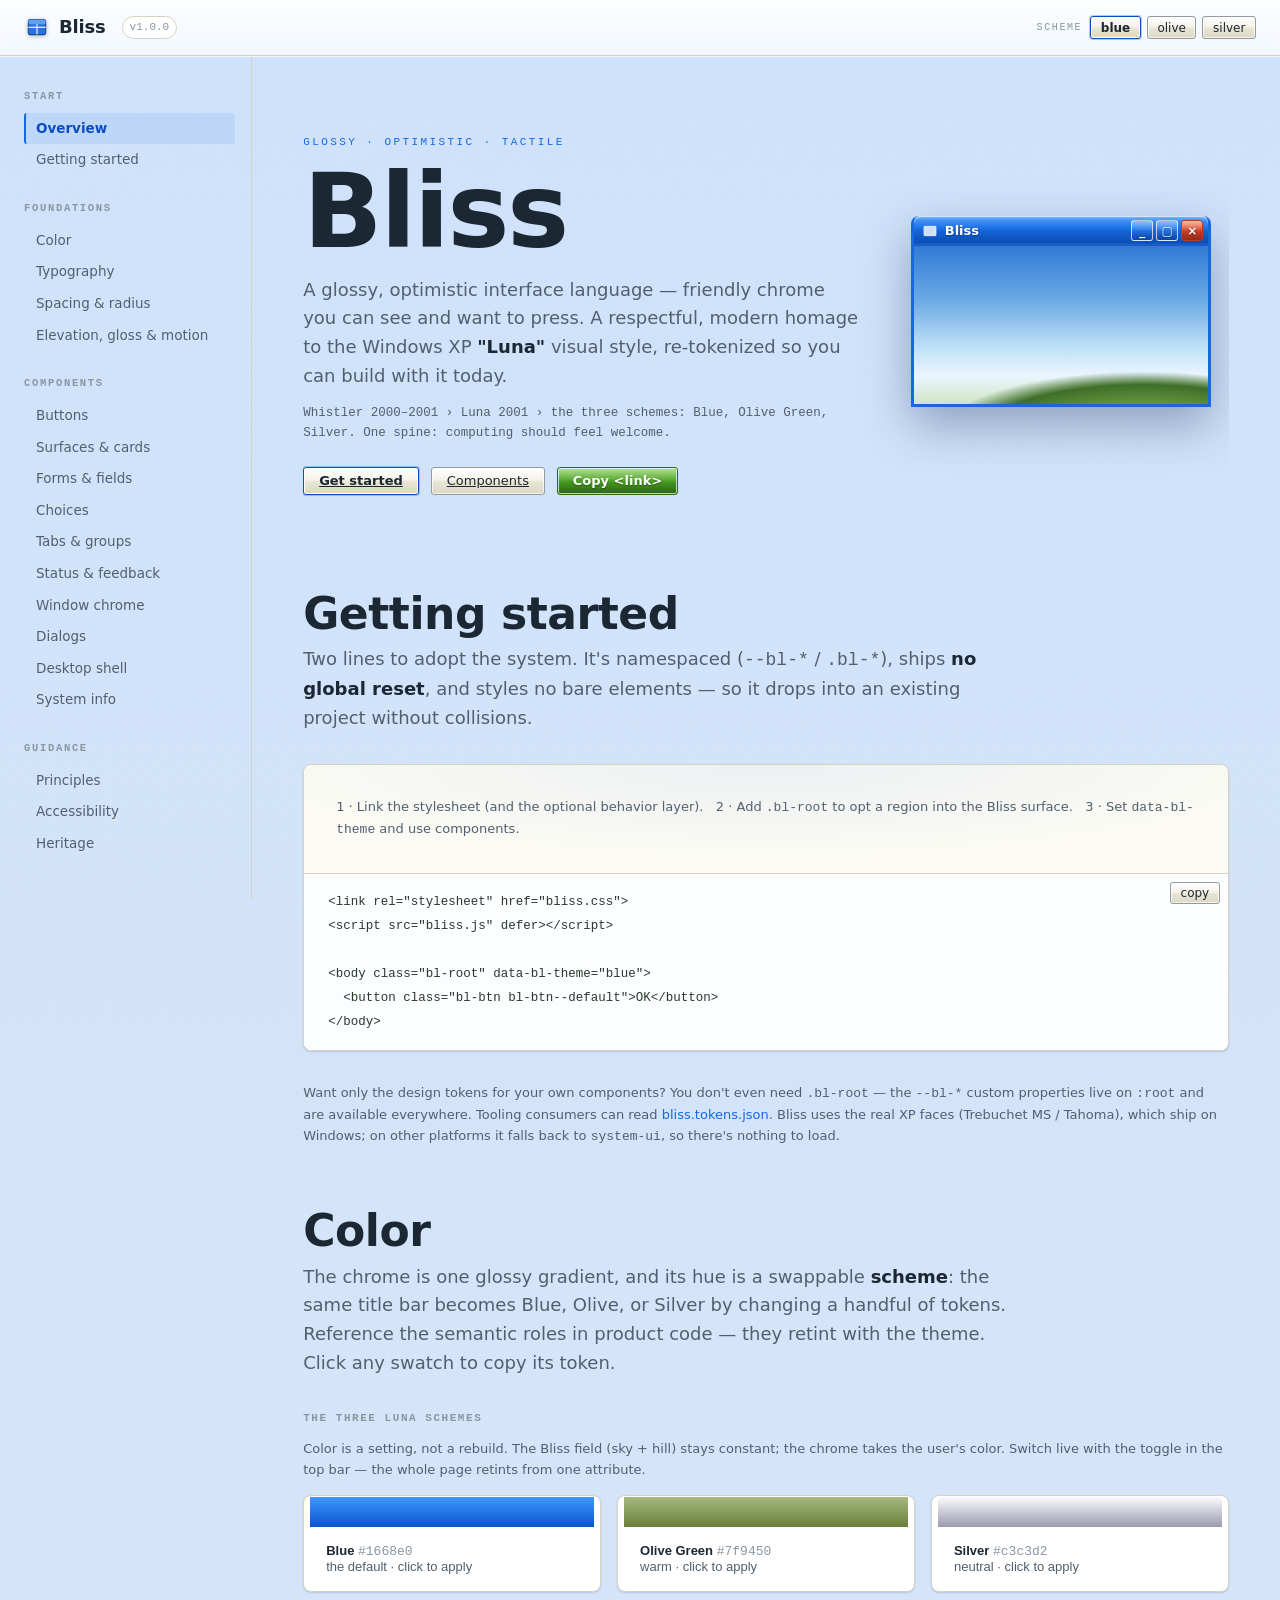
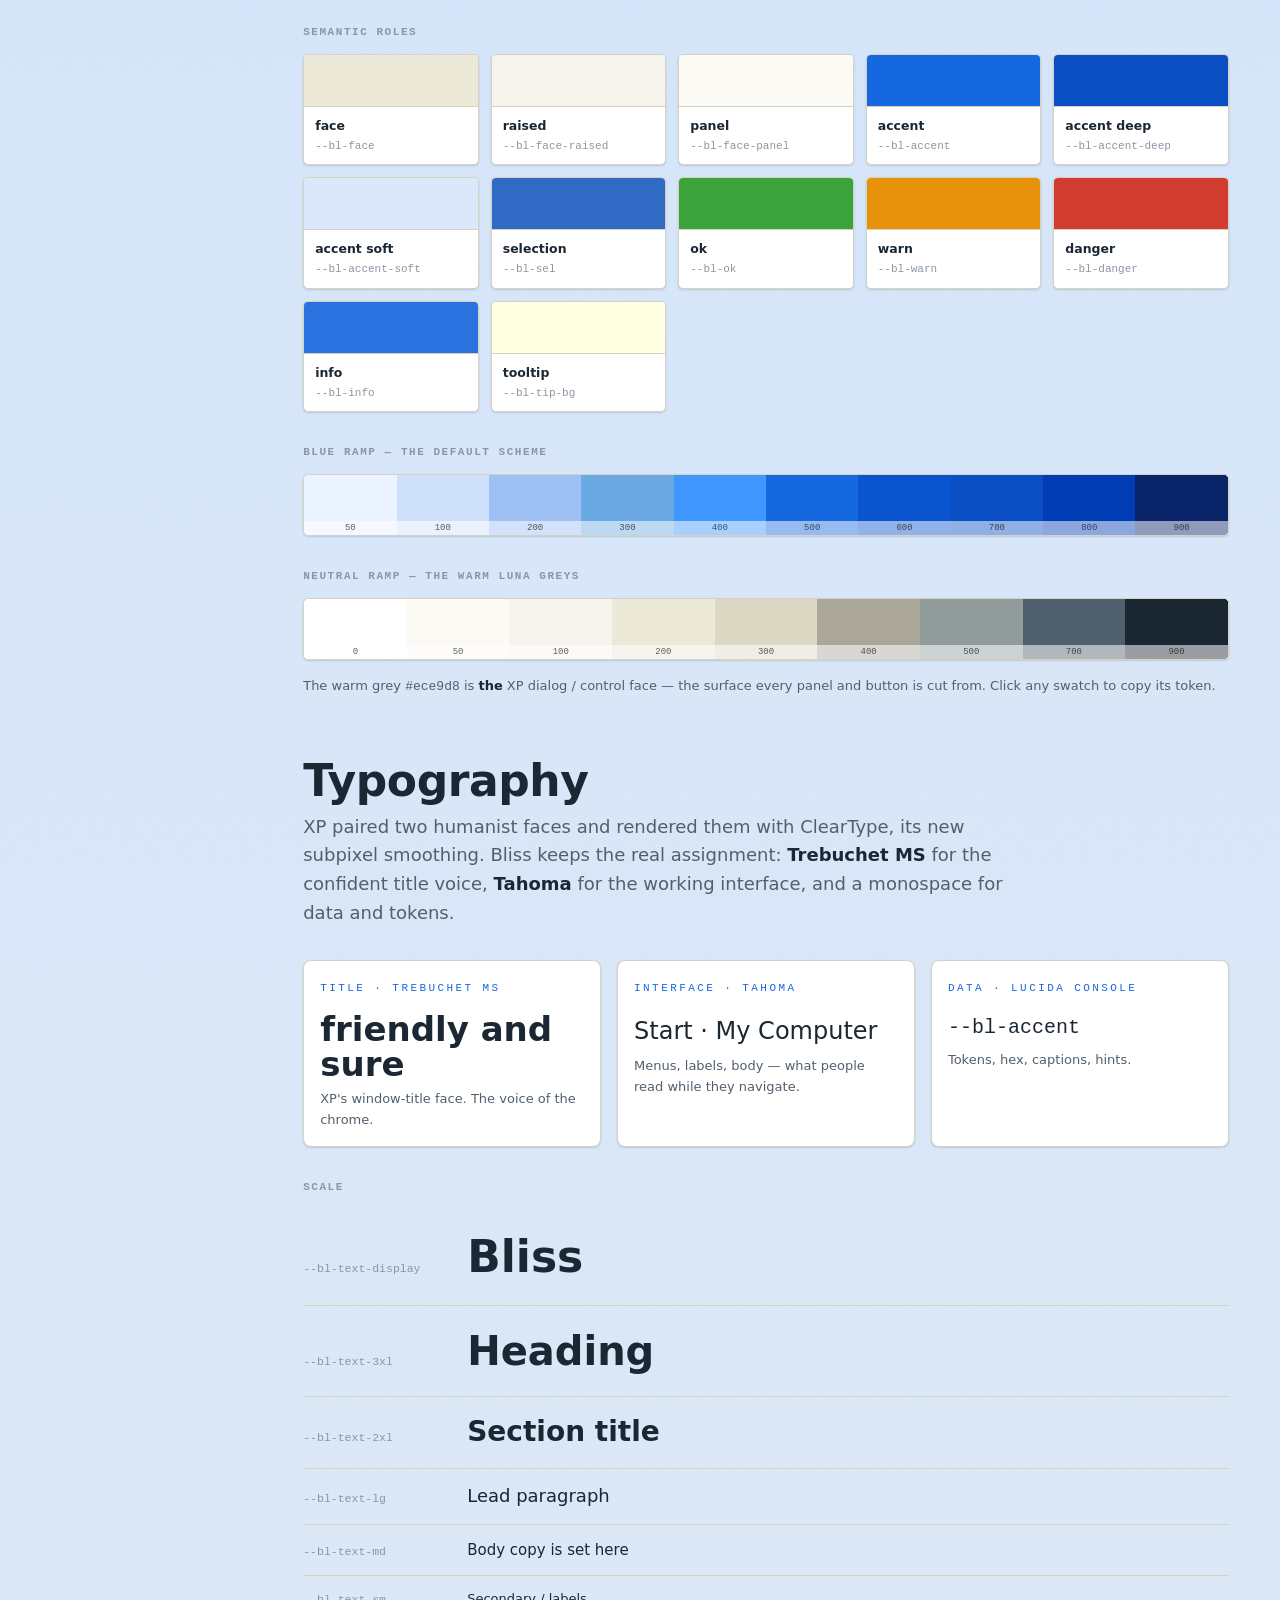
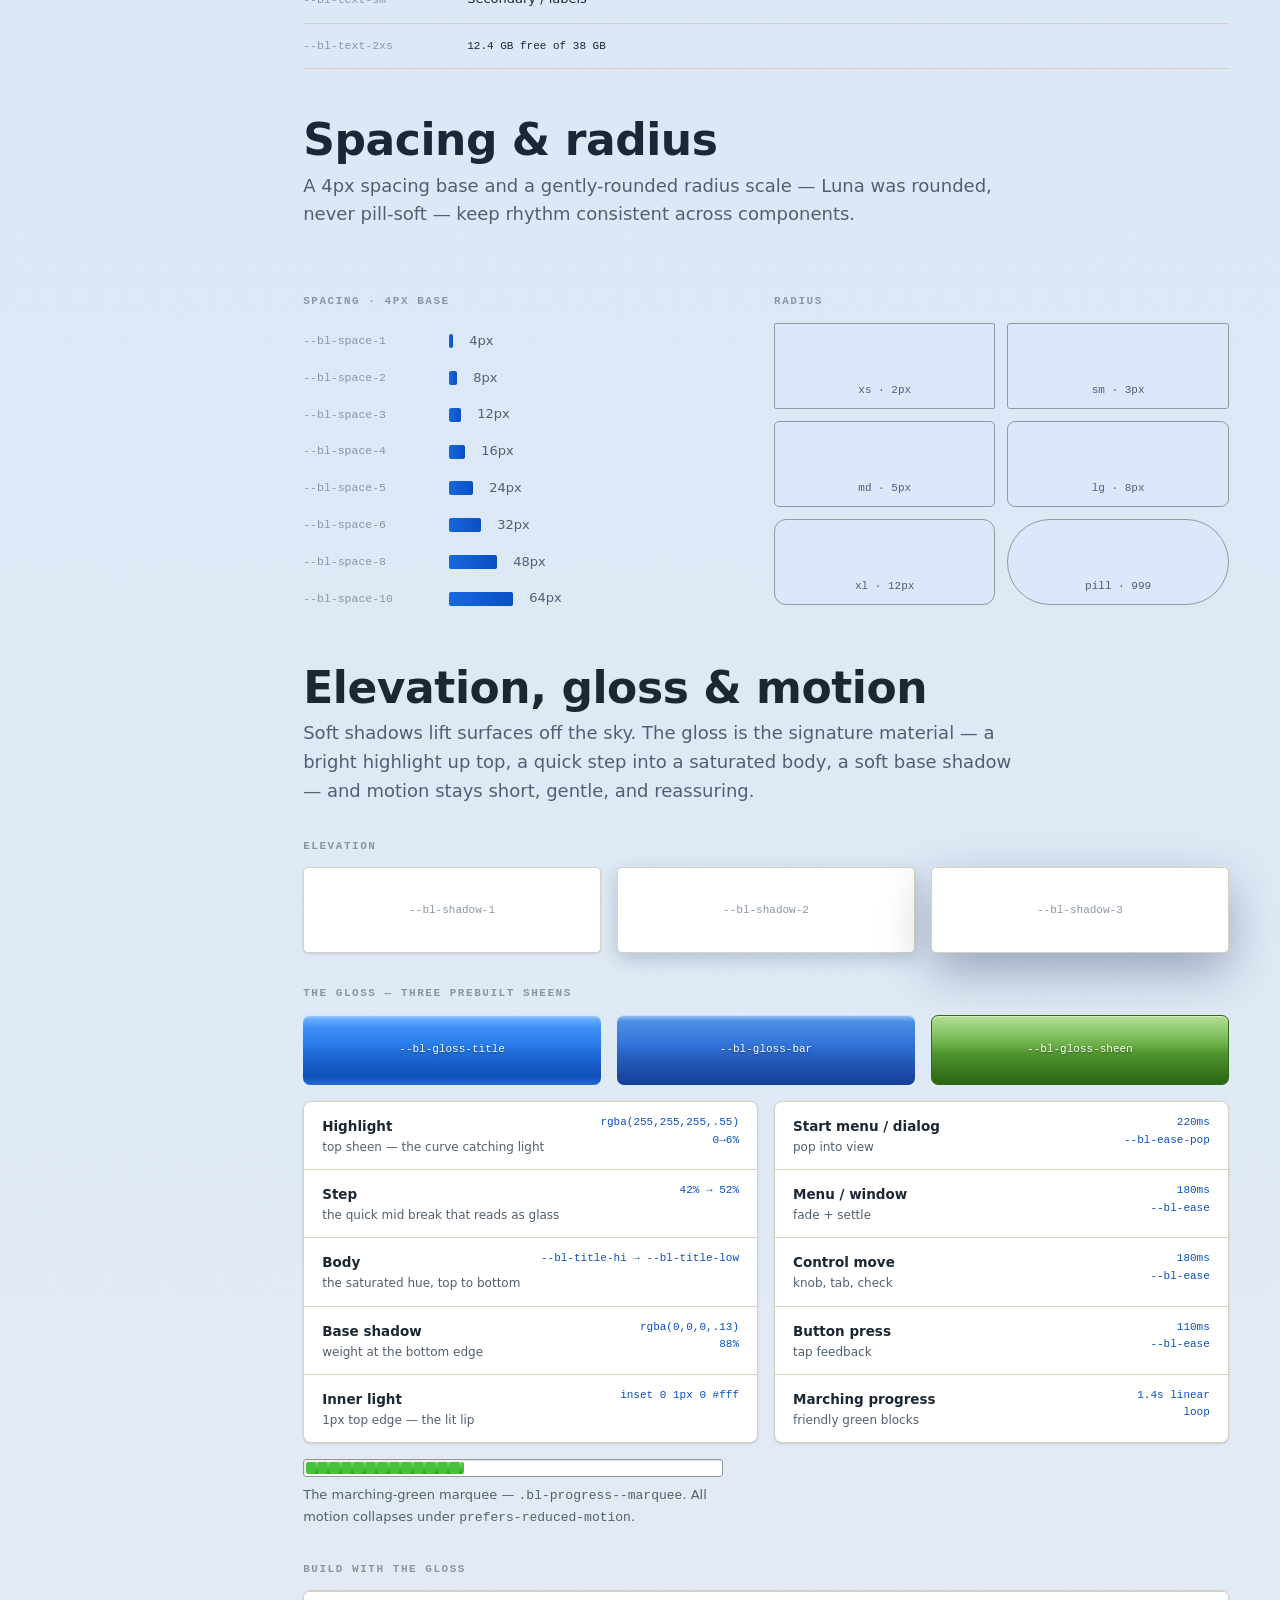
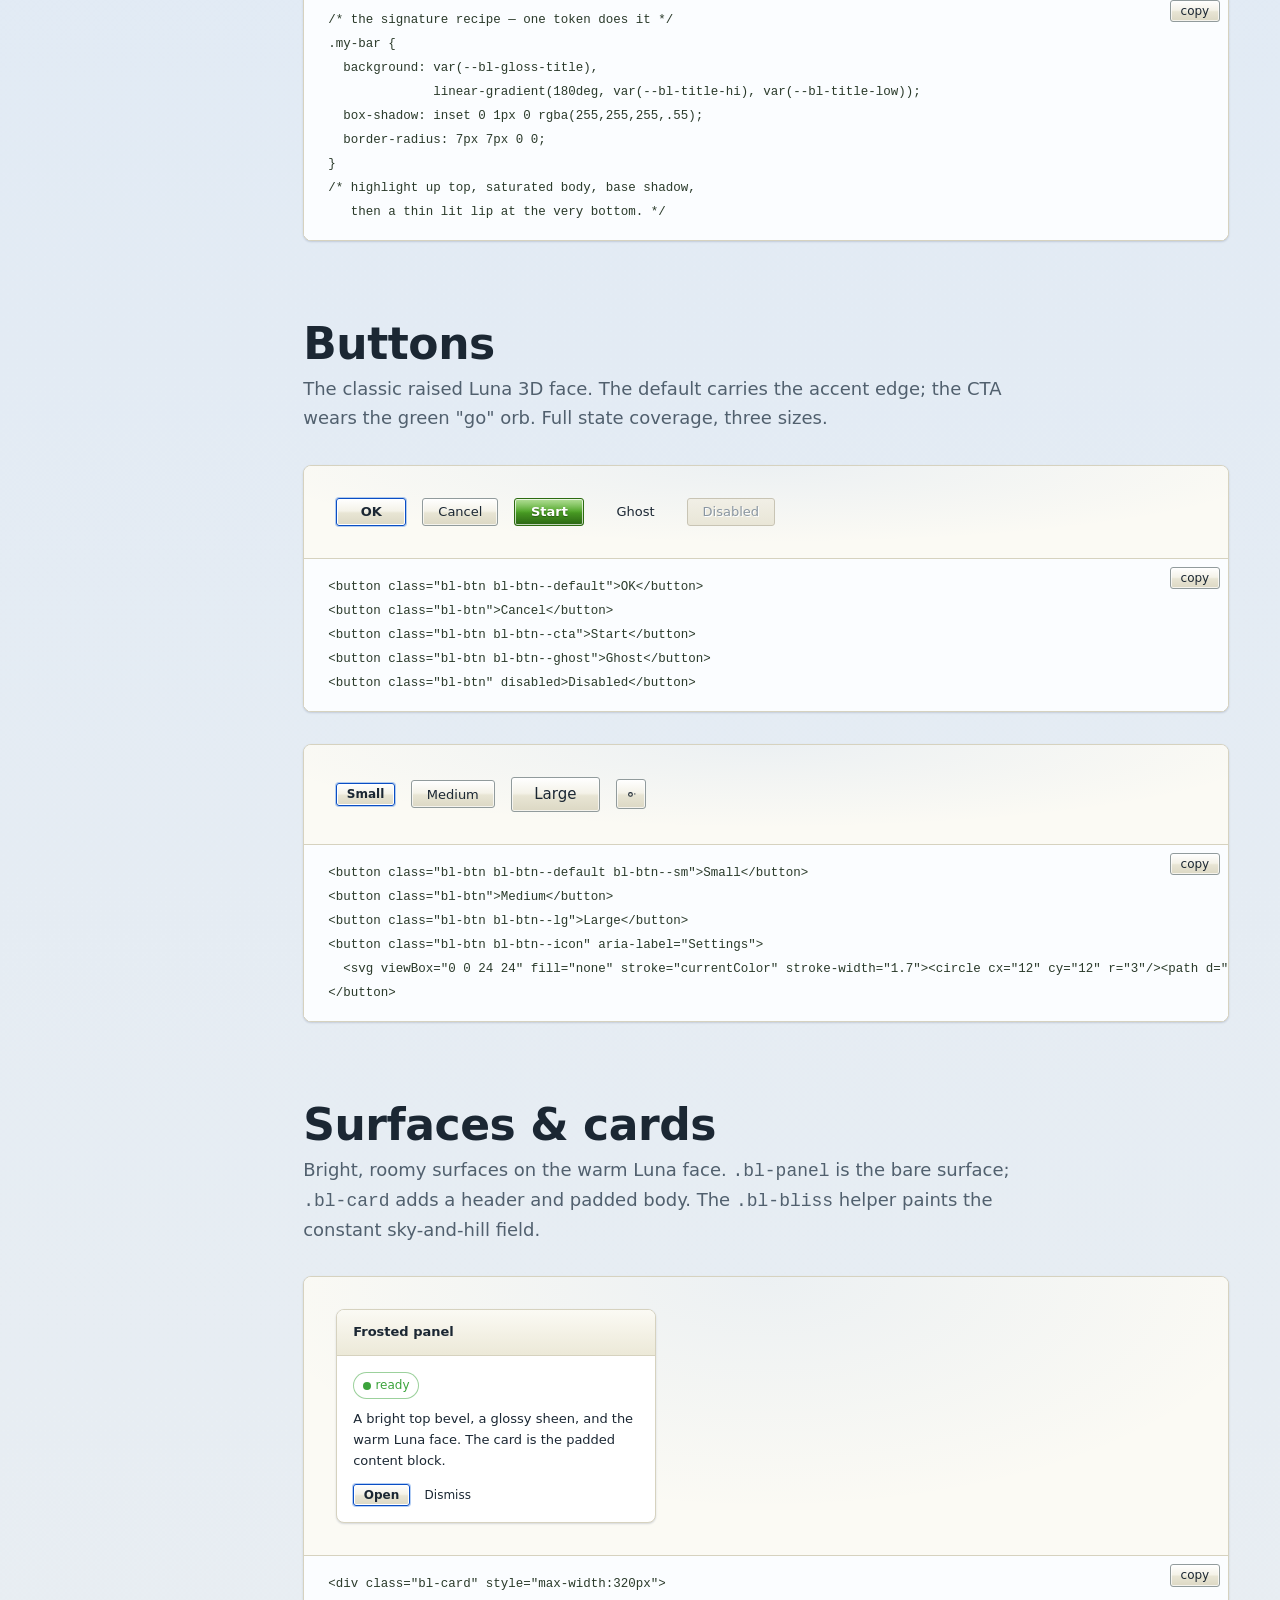
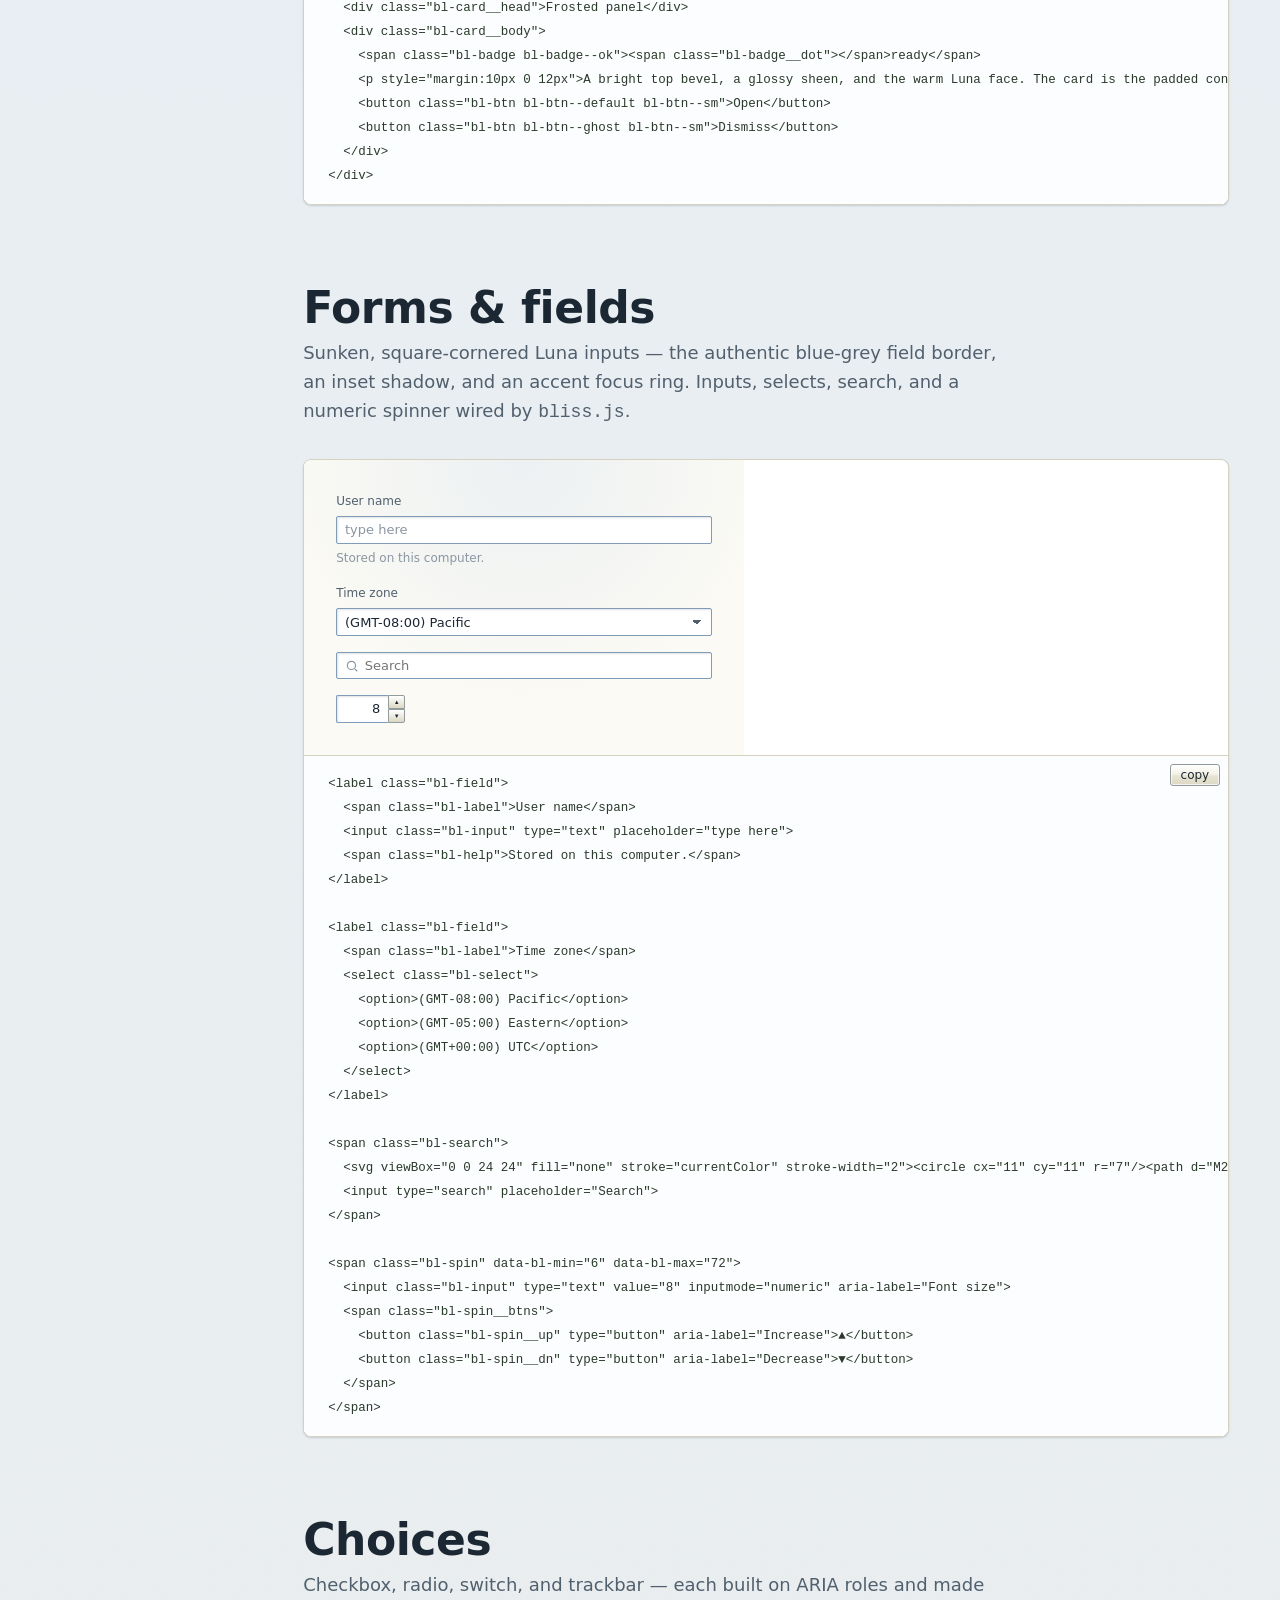
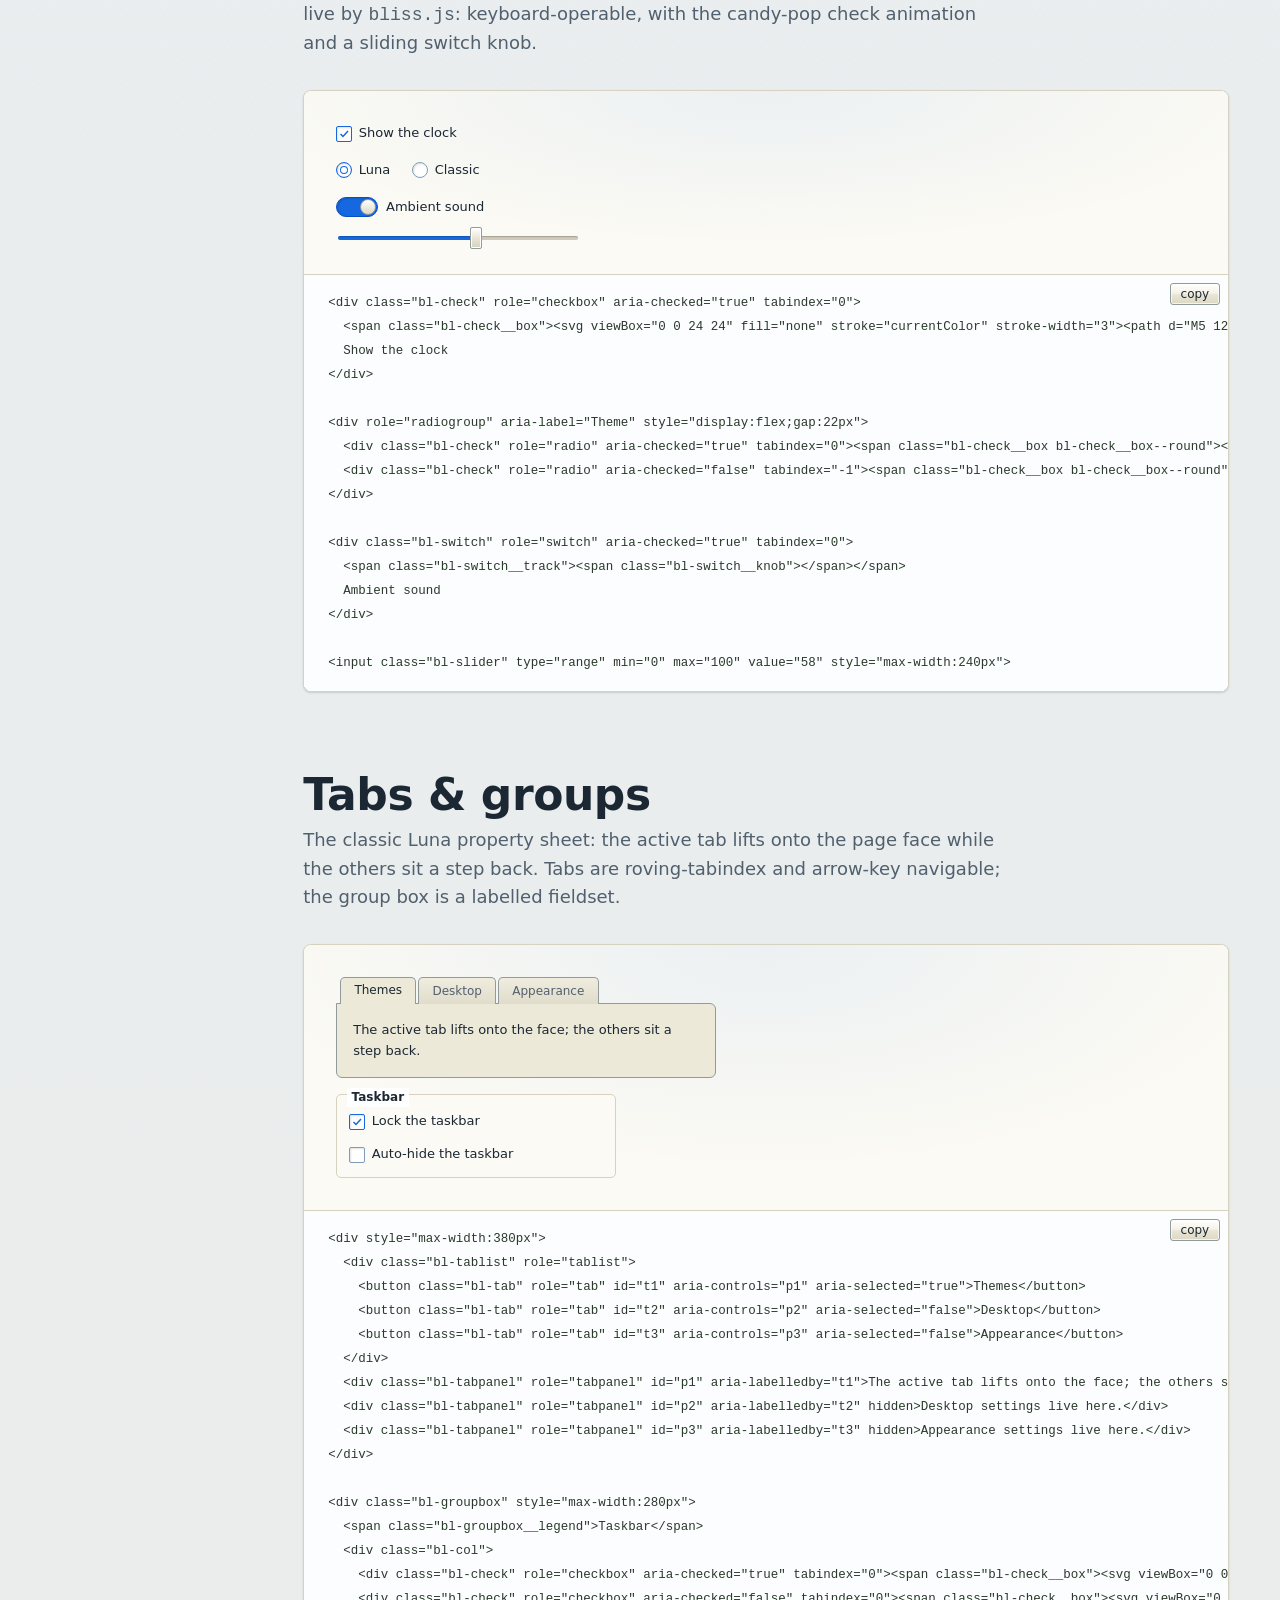
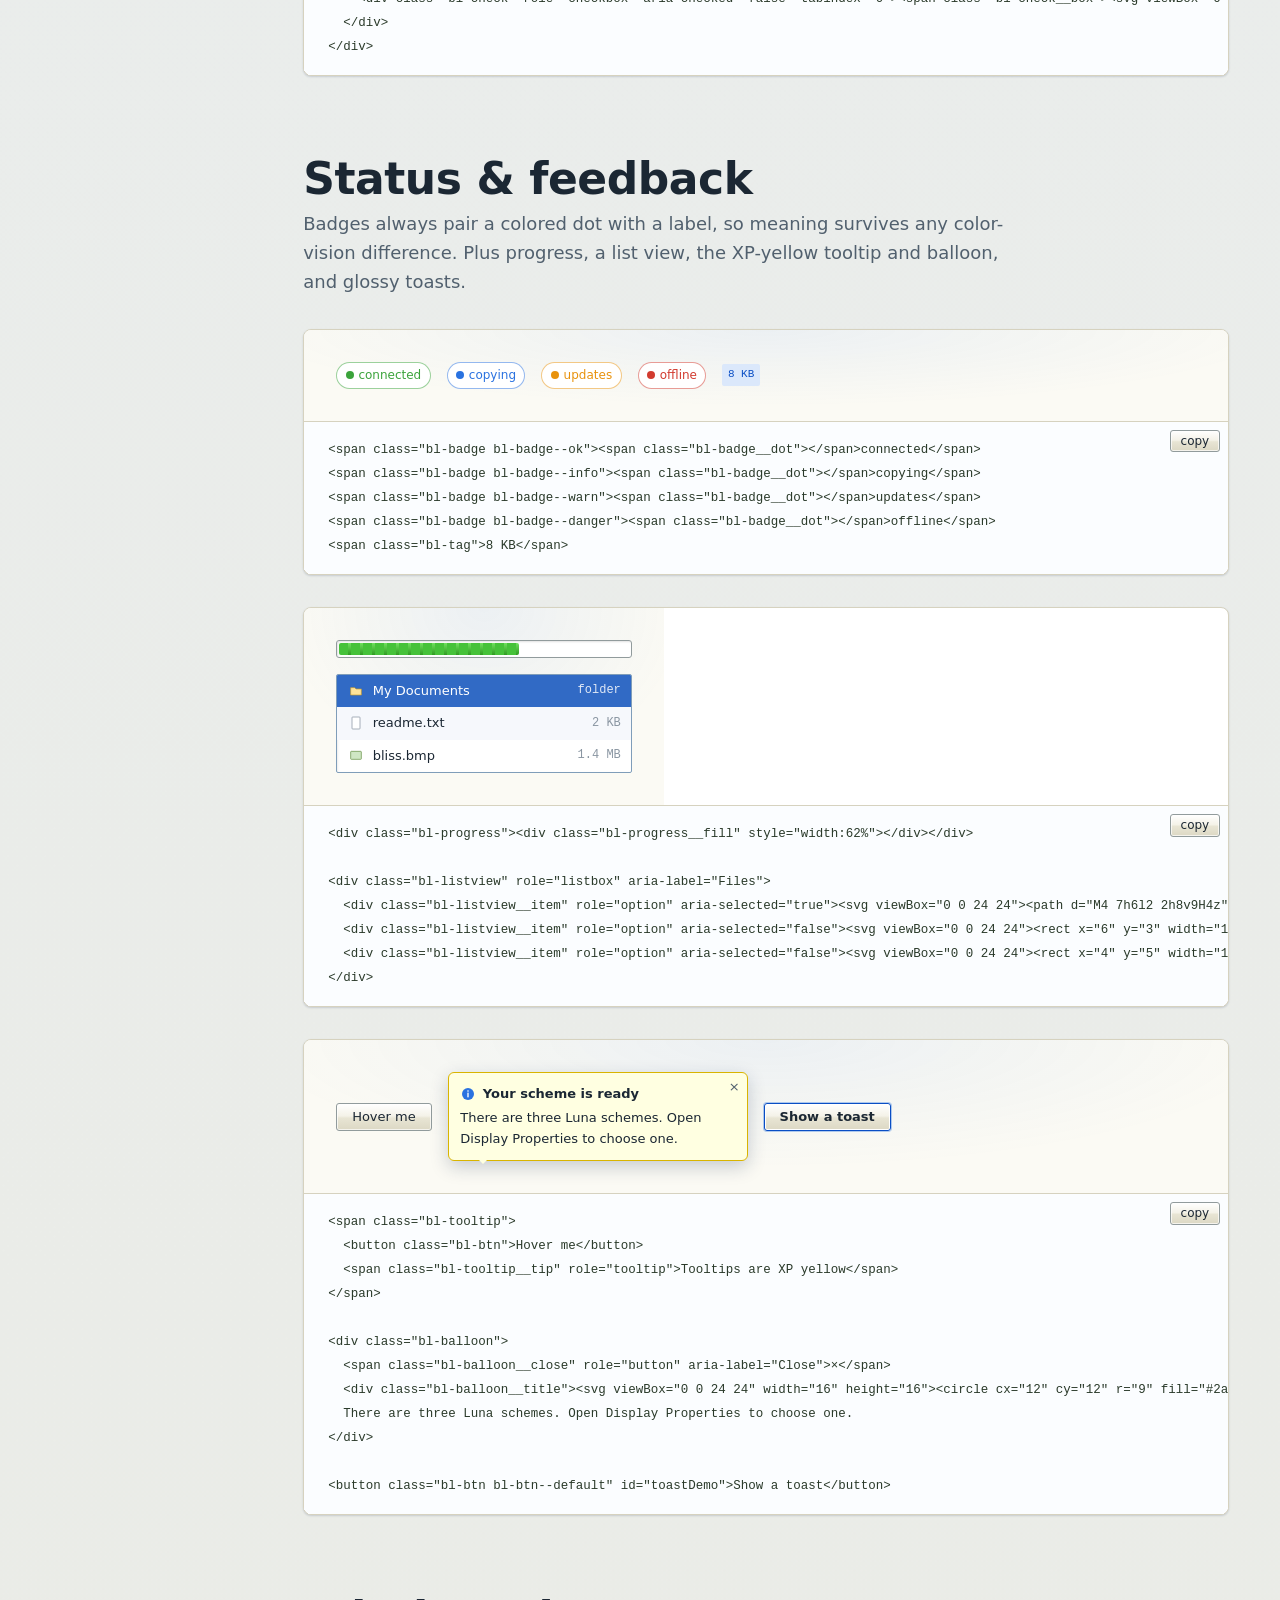
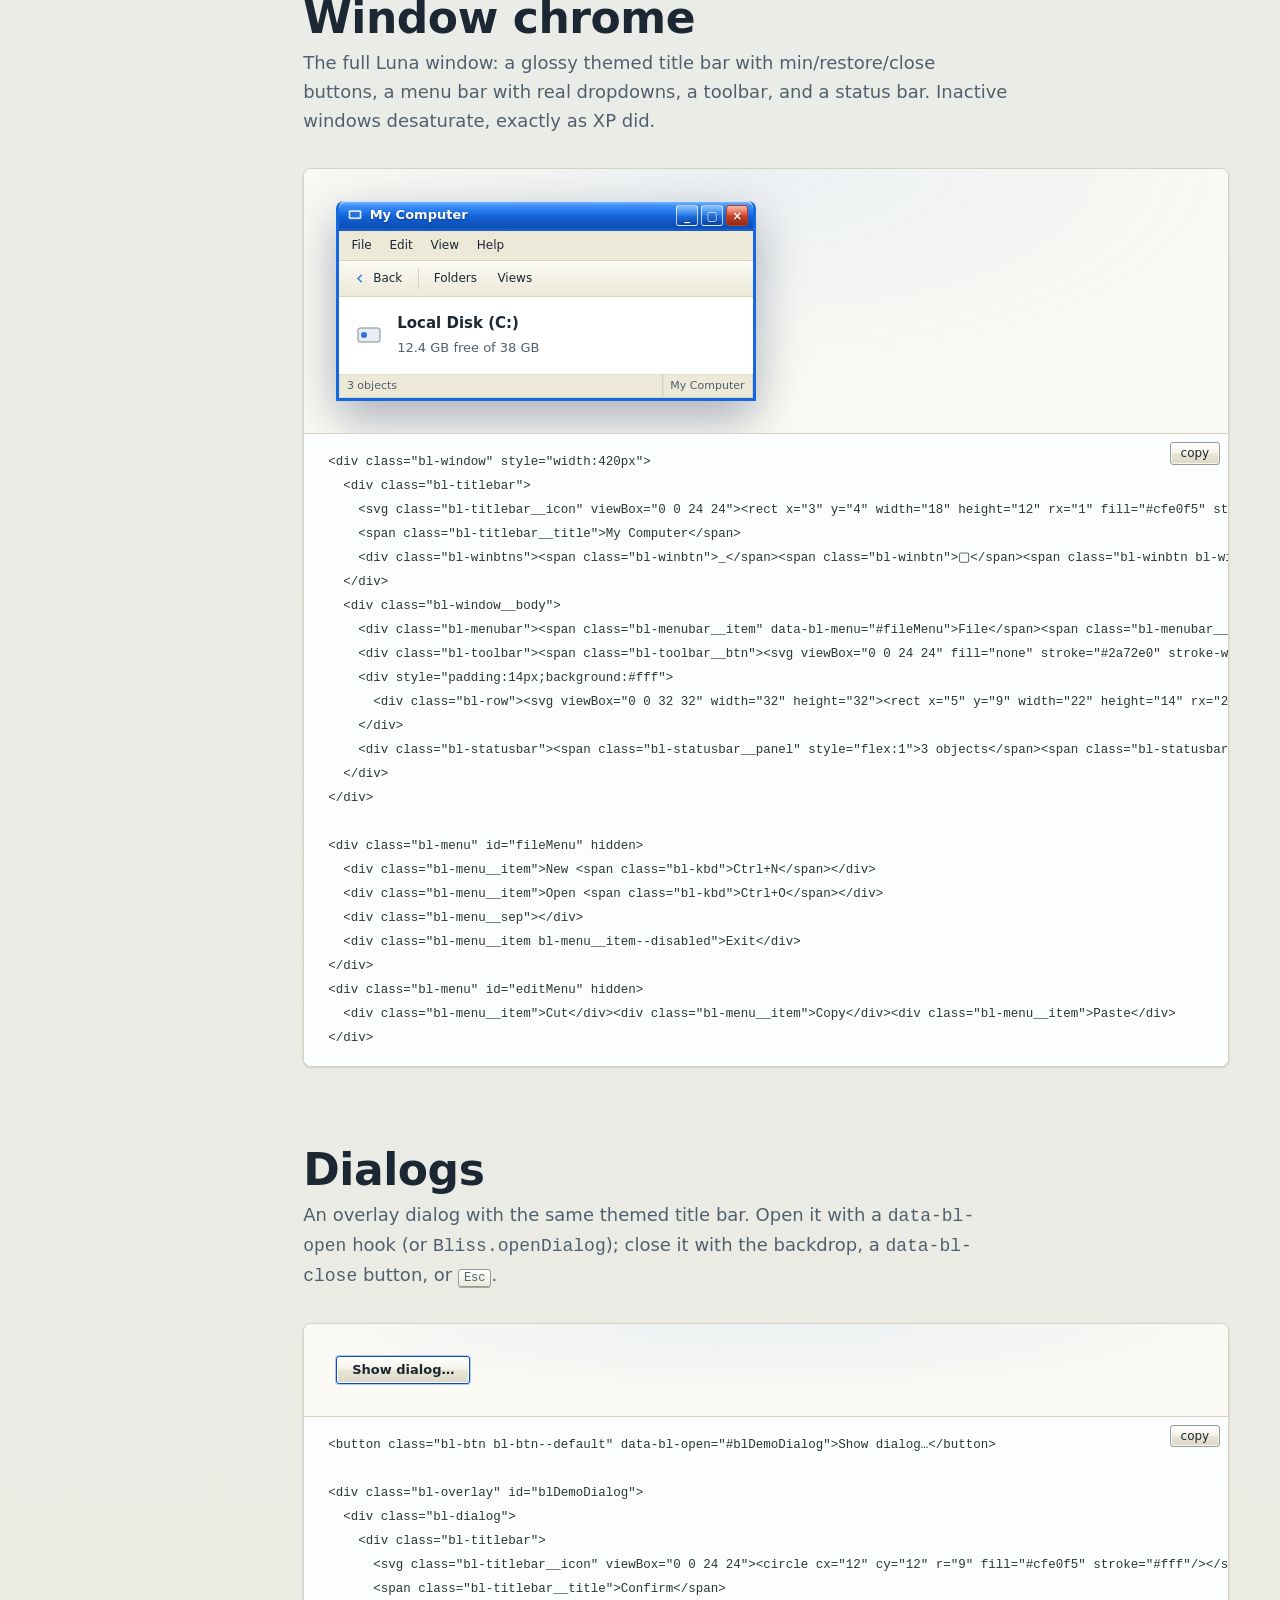
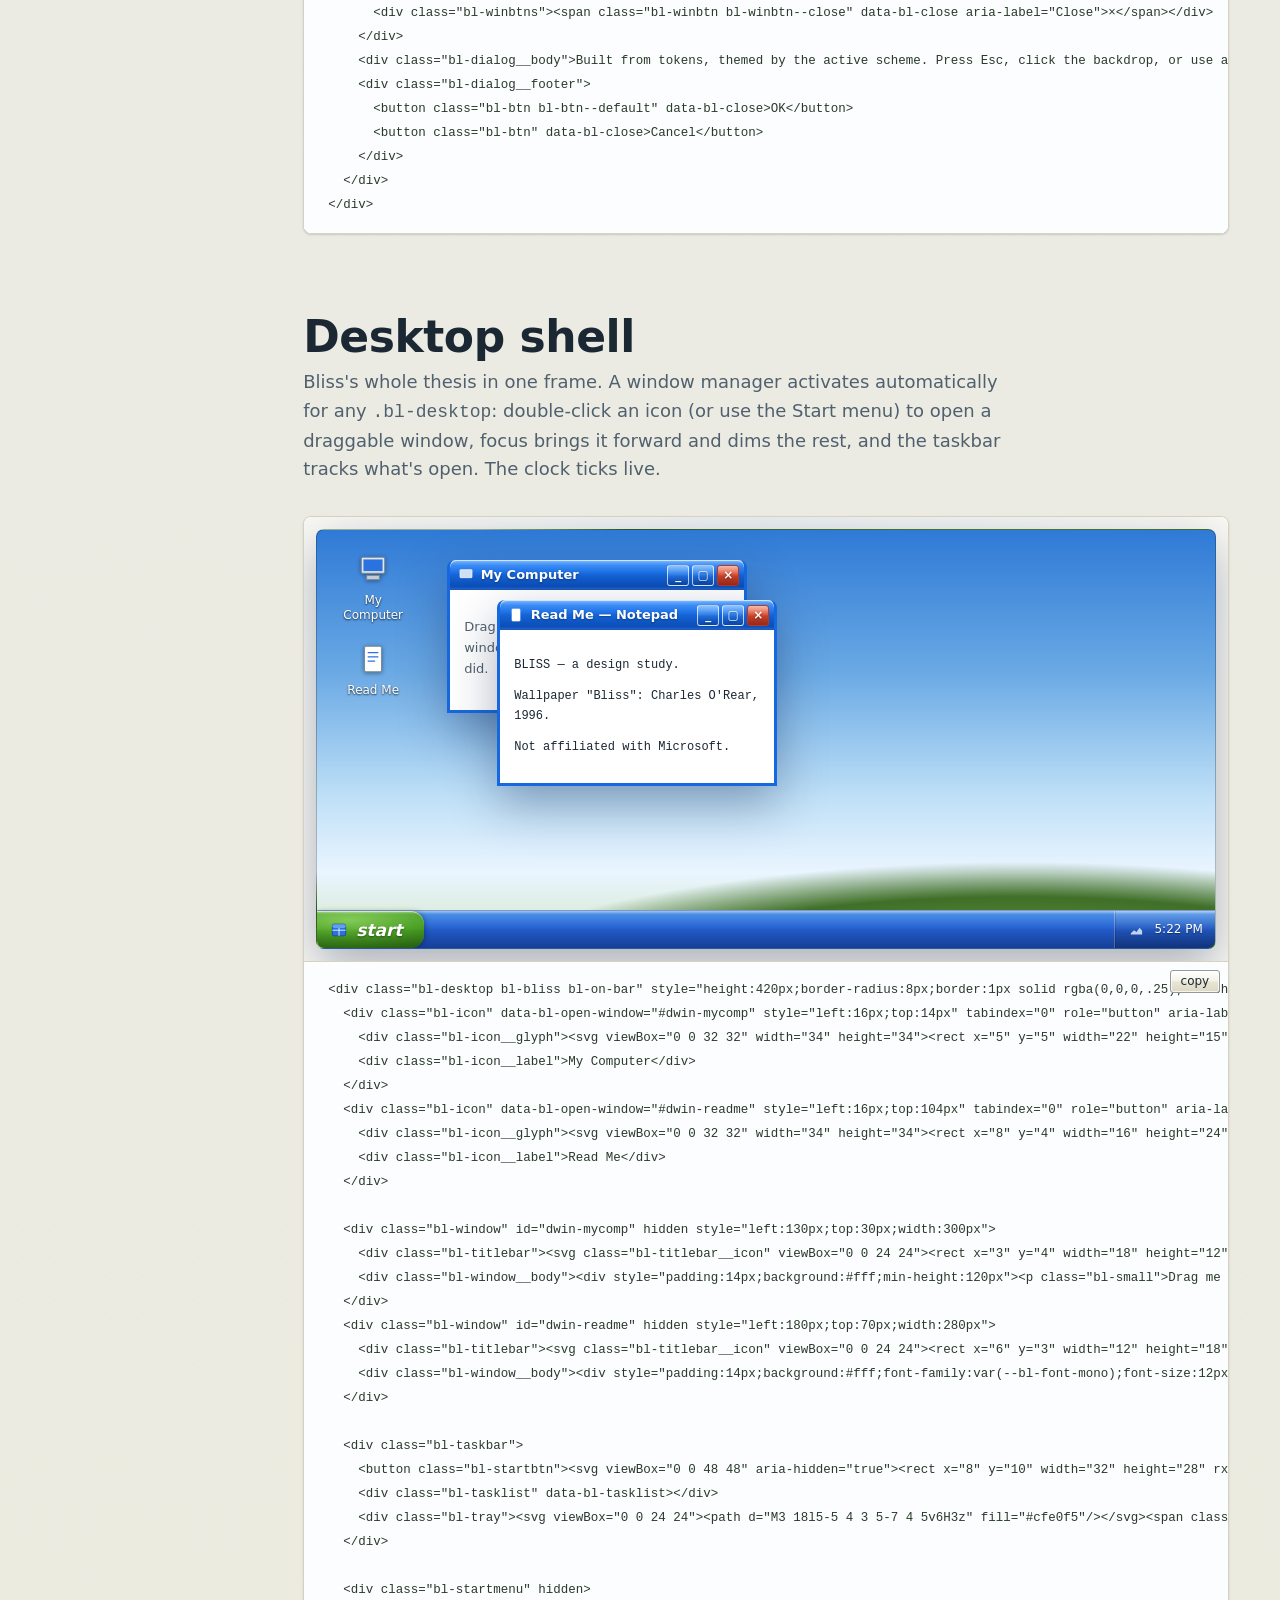
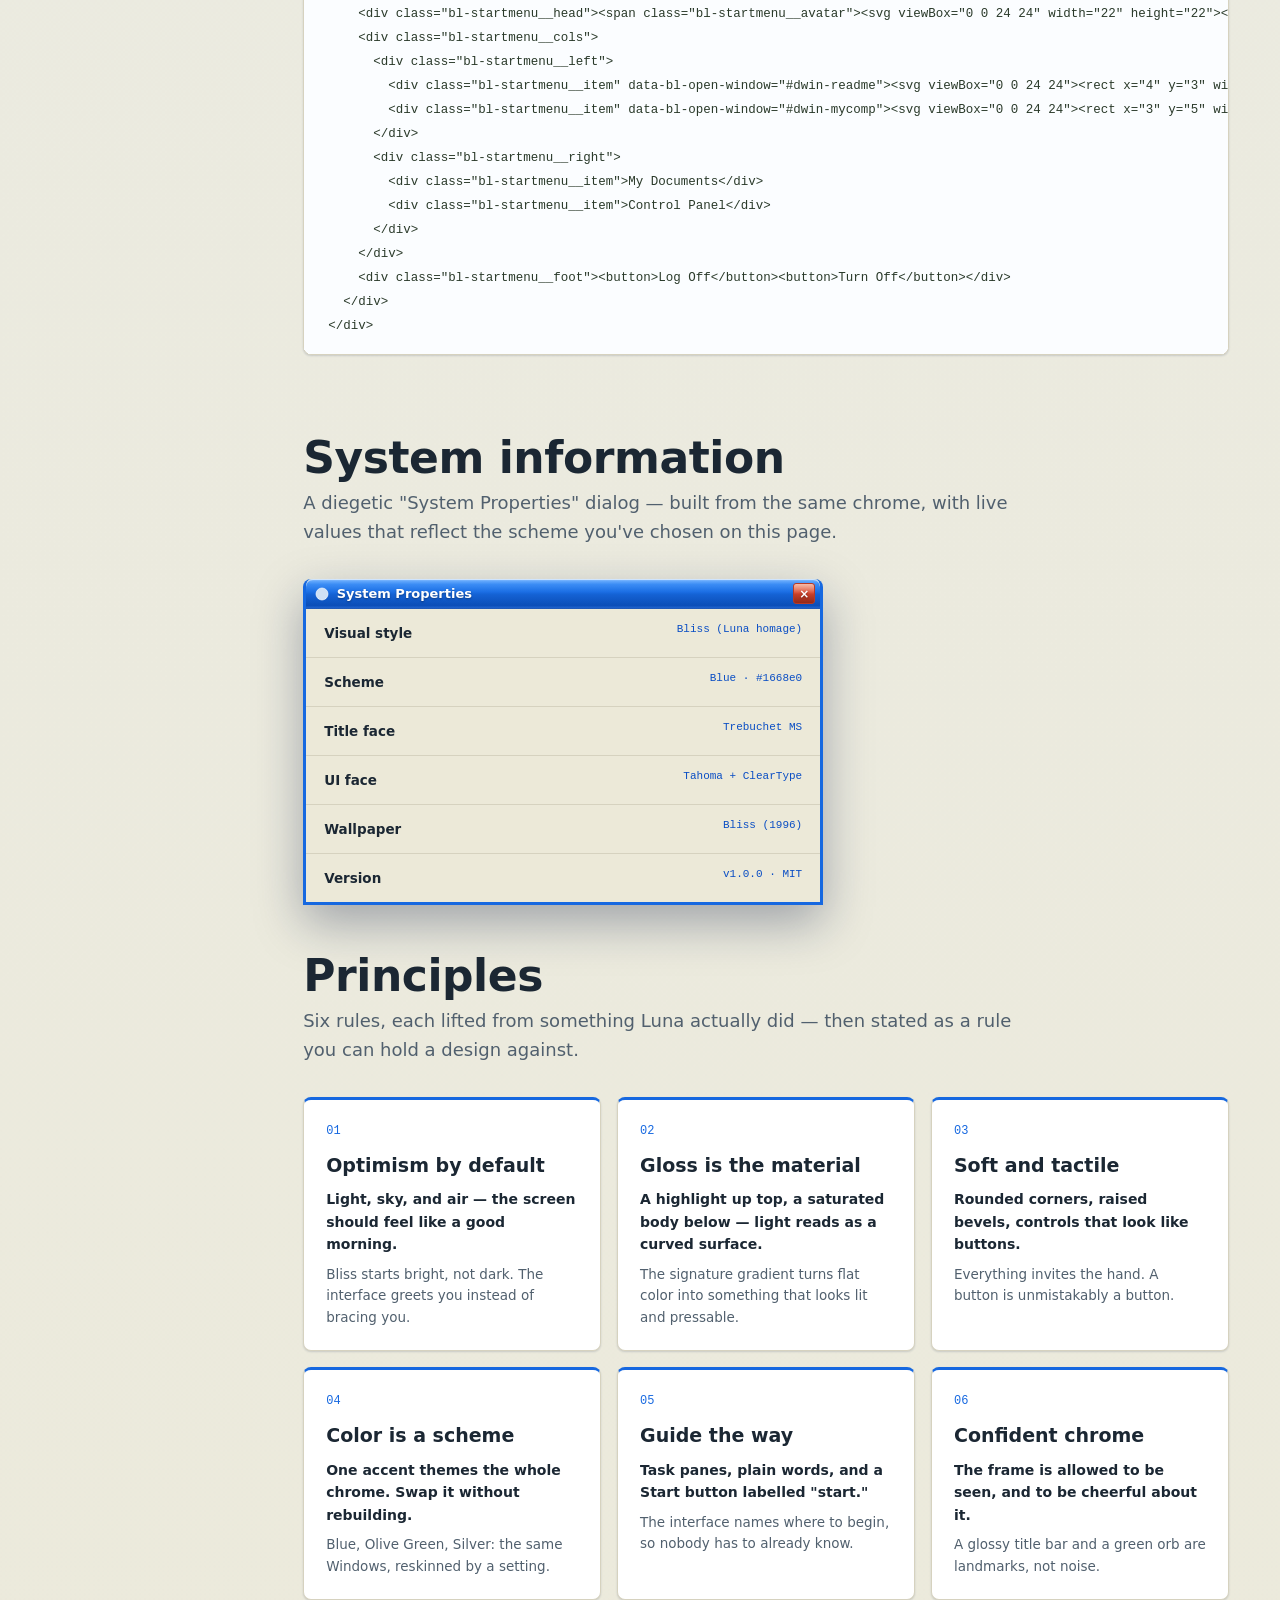
<file: bliss/index.html>
<!DOCTYPE html>
<html lang="en">
<head>
<meta charset="UTF-8">
<meta name="viewport" content="width=device-width, initial-scale=1.0">
<title>BLISS · Design Language</title>
<meta name="description" content="BLISS — a glossy, optimistic design system descended from the Windows XP 'Luna' visual style. Tokens, components, motion, and the three Luna schemes — blue, olive, silver.">
<!-- the system under test: dogfooded by these docs -->
<link rel="stylesheet" href="bliss.css">
<script src="bliss.js" defer></script>
<style>
  /* ============ docs-only chrome (NOT part of the library) ============
     Remapped from Nebula's docs chrome onto Bliss's --bl-* tokens, fonts,
     radii and the warm, light Luna palette. */
  * { box-sizing: border-box; }
  html { scroll-behavior: smooth; }
  body { margin: 0; }
  @media (prefers-reduced-motion: reduce) { html { scroll-behavior: auto; } }

  .doc-skip { position: fixed; left: -999px; top: 8px; z-index: 9000; }
  .doc-skip:focus { left: 8px; }

  /* top bar — a light glossy chrome bar */
  .doc-topbar {
    position: sticky; top: 0; z-index: 500;
    display: flex; align-items: center; gap: var(--bl-space-4);
    height: 56px; padding: 0 var(--bl-space-5);
    background: linear-gradient(180deg, rgba(255,255,255,0.94), rgba(255,255,255,0.74));
    -webkit-backdrop-filter: blur(12px) saturate(1.3); backdrop-filter: blur(12px) saturate(1.3);
    border-bottom: 1px solid var(--bl-line);
    box-shadow: 0 1px 0 rgba(255,255,255,0.7);
  }
  .doc-brand { display: inline-flex; align-items: center; gap: 9px; flex: 0 0 auto; text-decoration: none; }
  .doc-brand svg { width: 26px; height: 26px; filter: drop-shadow(0 1px 2px rgba(0,0,0,0.28)); }
  .doc-brand b { font-family: var(--bl-font-title); font-weight: 700; font-size: 18px; letter-spacing: -0.01em; color: var(--bl-ink); }
  .doc-ver { font-family: var(--bl-font-mono); font-size: 11px; color: var(--bl-ink-faint); border: 1px solid var(--bl-line); padding: 2px 7px; border-radius: var(--bl-radius-pill); background: var(--bl-white); }
  .doc-topbar .spacer { flex: 1; }
  .doc-themetoggle { display: flex; align-items: center; gap: 6px; }
  .doc-themetoggle .lbl { font-family: var(--bl-font-mono); font-size: 10px; letter-spacing: 0.16em; text-transform: uppercase; color: var(--bl-ink-faint); margin-right: 2px; }
  @media (max-width: 560px){ .doc-themetoggle .lbl { display: none; } }

  /* shell: sidebar + content */
  .doc-shell { display: grid; grid-template-columns: 252px minmax(0, 1fr); gap: 0; max-width: 1280px; margin: 0 auto; }
  .doc-side {
    position: sticky; top: 56px; align-self: start; height: calc(100vh - 56px);
    overflow-y: auto; padding: var(--bl-space-6) var(--bl-space-4) var(--bl-space-10) var(--bl-space-5);
    border-right: 1px solid var(--bl-line);
  }
  .doc-side h4 { font-family: var(--bl-font-mono); font-size: 10.5px; letter-spacing: 0.16em; text-transform: uppercase; color: var(--bl-ink-faint); margin: var(--bl-space-5) 0 var(--bl-space-2); }
  .doc-side h4:first-child { margin-top: 0; }
  .doc-side a { display: block; font-family: var(--bl-font-ui); font-size: 13.5px; color: var(--bl-ink-dim); text-decoration: none; padding: 5px 10px; border-radius: var(--bl-radius-sm); border-left: 2px solid transparent; }
  .doc-side a:hover { color: var(--bl-ink); background: rgba(var(--bl-accent-rgb),0.08); }
  .doc-side a.is-active { color: var(--bl-accent-deep); border-left-color: var(--bl-accent); background: rgba(var(--bl-accent-rgb),0.10); font-weight: 700; }

  .doc-main { padding: var(--bl-space-8) clamp(var(--bl-space-5), 4vw, 4rem) 6rem; min-width: 0; }
  @media (max-width: 900px) {
    .doc-shell { grid-template-columns: 1fr; }
    .doc-side { position: static; height: auto; border-right: 0; border-bottom: 1px solid var(--bl-line); display: flex; gap: 4px; flex-wrap: wrap; padding: var(--bl-space-3) var(--bl-space-5); }
    .doc-side h4 { display: none; }
    .doc-side a { border-left: 0; }
  }

  .doc-section { padding-top: var(--bl-space-8); scroll-margin-top: 70px; }
  .doc-section:first-child { padding-top: var(--bl-space-5); }
  .doc-section > h2 { font-family: var(--bl-font-title); font-weight: 700; font-size: var(--bl-text-3xl); line-height: 1.05; letter-spacing: -0.01em; margin: 0 0 var(--bl-space-2); color: var(--bl-ink); }
  .doc-section > .lede { color: var(--bl-ink-dim); font-size: var(--bl-text-lg); max-width: 62ch; margin: 0 0 var(--bl-space-6); }
  .doc-sub { font-family: var(--bl-font-mono); font-size: 11px; letter-spacing: 0.14em; text-transform: uppercase; color: var(--bl-ink-faint); margin: var(--bl-space-6) 0 var(--bl-space-3); }

  /* hero */
  .doc-hero { position: relative; padding: var(--bl-space-10) 0 var(--bl-space-8); overflow: hidden; }
  .doc-hero .row { display: grid; grid-template-columns: 1.25fr 0.75fr; gap: var(--bl-space-6); align-items: center; }
  @media (max-width: 760px){ .doc-hero .row { grid-template-columns: 1fr; } .doc-hero .art { display: none; } }
  .doc-hero h1 { font-family: var(--bl-font-title); font-weight: 700; font-size: clamp(56px, 9vw, 104px); line-height: 0.92; letter-spacing: -0.02em; margin: 12px 0 0; color: var(--bl-ink); }
  .doc-hero p.lede { color: var(--bl-ink-dim); font-size: var(--bl-text-lg); max-width: 54ch; margin: var(--bl-space-4) 0 var(--bl-space-3); }
  .doc-hero .lineage { font-family: var(--bl-font-mono); font-size: 12.5px; color: var(--bl-ink-dim); margin: 0 0 var(--bl-space-5); }
  .doc-hero .cta { display: flex; gap: var(--bl-space-3); flex-wrap: wrap; }
  .doc-hero .art { display: grid; place-items: center; }

  /* example: live demo + code */
  .doc-example { border: 1px solid var(--bl-line); border-radius: var(--bl-radius-lg); overflow: hidden; margin: var(--bl-space-3) 0 var(--bl-space-6); background: var(--bl-white); box-shadow: var(--bl-shadow-1); }
  .doc-demo { padding: var(--bl-space-6); display: flex; flex-wrap: wrap; gap: var(--bl-space-4); align-items: center;
    background: radial-gradient(80% 120% at 50% 0%, rgba(var(--bl-accent-rgb),0.07), transparent 70%), var(--bl-face-panel); }
  .doc-demo.col { flex-direction: column; align-items: stretch; }
  .doc-codewrap { position: relative; border-top: 1px solid var(--bl-line); }
  .doc-code { margin: 0; padding: var(--bl-space-4) var(--bl-space-5); overflow-x: auto; background: #fbfdff; }
  .doc-code code { font-family: var(--bl-font-mono); font-size: 12.5px; line-height: 1.7; color: #2a3a2a; white-space: pre; }
  .doc-copy { position: absolute; top: 8px; right: 8px; }

  /* token grids */
  .doc-swatches { display: grid; grid-template-columns: repeat(auto-fill, minmax(150px, 1fr)); gap: var(--bl-space-3); }
  .doc-swatch { text-align: left; cursor: copy; border: 1px solid var(--bl-line); border-radius: var(--bl-radius-md); overflow: hidden; background: var(--bl-white); font: inherit; color: inherit; padding: 0; box-shadow: var(--bl-shadow-1); }
  .doc-swatch:hover { border-color: var(--bl-accent); }
  .doc-swatch .cap { display:block; height: 52px; border-bottom: 1px solid var(--bl-line); }
  .doc-swatch .m { display:block; padding: 9px 11px; }
  .doc-swatch .m .k { display:block; font-size: 12.5px; font-weight: 700; }
  .doc-swatch .m .v { display:block; font-family: var(--bl-font-mono); font-size: 11px; color: var(--bl-ink-faint); margin-top: 2px; }

  .doc-ramp { display: grid; grid-template-columns: repeat(10, 1fr); border: 1px solid var(--bl-line); border-radius: var(--bl-radius-md); overflow: hidden; box-shadow: var(--bl-shadow-1); }
  @media (max-width: 620px){ .doc-ramp { grid-template-columns: repeat(5,1fr); } }
  .doc-ramp .s { height: 60px; position: relative; cursor: copy; border: 0; padding: 0; }
  .doc-ramp .s span { position: absolute; left: 0; right: 0; bottom: 0; font-family: var(--bl-font-mono); font-size: 9px; text-align: center; padding: 2px 0; color: rgba(0,0,0,0.62); background: rgba(255,255,255,0.55); }

  .doc-scale-row { display: flex; align-items: baseline; gap: var(--bl-space-5); padding: 13px 0; border-bottom: 1px solid var(--bl-line); }
  .doc-scale-row .tk { font-family: var(--bl-font-mono); font-size: 11.5px; color: var(--bl-ink-faint); width: 140px; flex: 0 0 auto; }

  .doc-space-row { display: flex; align-items: center; gap: var(--bl-space-4); padding: 8px 0; }
  .doc-space-row .tk { font-family: var(--bl-font-mono); font-size: 11.5px; color: var(--bl-ink-faint); width: 130px; flex: 0 0 auto; }
  .doc-space-row .bar { height: 14px; background: linear-gradient(90deg, var(--bl-accent), var(--bl-accent-deep)); border-radius: 2px; }

  .doc-grid { display: grid; gap: var(--bl-space-4); }
  .doc-grid.two { grid-template-columns: 1fr 1fr; }
  .doc-grid.three { grid-template-columns: repeat(3, 1fr); }
  @media (max-width: 760px){ .doc-grid.two, .doc-grid.three { grid-template-columns: 1fr; } }

  .doc-radius-demo { height: 86px; border: 1px solid var(--bl-edge-frame); background: var(--bl-accent-soft); display: grid; place-items: end center; padding-bottom: 8px; font-family: var(--bl-font-mono); font-size: 11px; color: var(--bl-ink-dim); }
  .doc-elev-demo { height: 86px; border-radius: var(--bl-radius-md); background: var(--bl-white); border: 1px solid var(--bl-line); display: grid; place-items: center; font-family: var(--bl-font-mono); font-size: 11px; color: var(--bl-ink-faint); }
  .doc-gloss-demo { height: 70px; border-radius: 7px; display: grid; place-items: center; color: #fff; font-family: var(--bl-font-mono); font-size: 11px; text-shadow: 0 1px 2px rgba(0,0,0,0.4); box-shadow: inset 0 1px 0 rgba(255,255,255,0.5); }

  /* a small fact table (gloss layers / motion tokens) */
  .doc-facts { border: 1px solid var(--bl-line); border-radius: var(--bl-radius-lg); overflow: hidden; background: var(--bl-white); box-shadow: var(--bl-shadow-1); }
  .doc-facts .fr { display: flex; justify-content: space-between; gap: 14px; padding: 12px 18px; border-bottom: 1px solid var(--bl-line); }
  .doc-facts .fr:last-child { border-bottom: 0; }
  .doc-facts .fr b { font-size: 13.5px; }
  .doc-facts .fr small { display: block; color: var(--bl-ink-dim); font-weight: 400; font-size: 12px; }
  .doc-facts .fr .v { font-family: var(--bl-font-mono); font-size: 11px; color: var(--bl-accent-deep); text-align: right; white-space: nowrap; }

  /* principles / cards */
  .doc-prin { padding: 22px 22px; }
  .doc-prin .num { font-family: var(--bl-font-mono); font-size: 12px; color: var(--bl-accent); }
  .doc-prin h3 { font-family: var(--bl-font-title); font-weight: 700; font-size: 19px; margin: 9px 0 8px; }
  .doc-prin .one { color: var(--bl-ink); font-weight: 700; margin: 0 0 8px; font-size: 14px; }
  .doc-prin p { font-size: 13.5px; color: var(--bl-ink-dim); margin: 0; }
  .doc-pcard { border-top: 3px solid var(--bl-accent); }

  /* do / don't */
  .doc-dd h4 { font-family: var(--bl-font-mono); font-size: 12px; letter-spacing: 0.12em; text-transform: uppercase; margin: 0 0 14px; }
  .doc-dd.do h4 { color: var(--bl-ok); }
  .doc-dd.dont h4 { color: var(--bl-danger); }
  .doc-dd ul { list-style: none; margin: 0; padding: 0; }
  .doc-dd li { padding: 9px 0; border-bottom: 1px solid var(--bl-line); font-size: 13.5px; color: var(--bl-ink-dim); display: flex; gap: 11px; }
  .doc-dd li:last-child { border-bottom: 0; }
  .doc-dd li::before { content: ""; width: 7px; height: 7px; border-radius: 50%; margin-top: 6px; flex: 0 0 auto; }
  .doc-dd.do li::before { background: var(--bl-ok); }
  .doc-dd.dont li::before { background: var(--bl-danger); }

  /* heritage timeline */
  .doc-timeline { display: grid; grid-template-columns: repeat(5,1fr); gap: 0; }
  @media (max-width: 820px){ .doc-timeline { grid-template-columns: 1fr 1fr; gap: 26px 14px; } }
  .doc-node { position: relative; padding: 26px 18px 0 0; }
  .doc-node::before { content:""; position:absolute; top:8px; left:0; right:0; height:2px; background: linear-gradient(90deg, var(--bl-edge-frame), transparent); }
  .doc-node::after { content:""; position:absolute; top:3px; left:0; width:12px; height:12px; border-radius:50%; border:1px solid rgba(0,0,0,0.3); background: radial-gradient(circle at 35% 30%, #fff, #9fb0c0); }
  .doc-node.now::after { background: radial-gradient(circle at 35% 30%, #d9ffd0, var(--bl-green-500)); box-shadow: 0 0 8px rgba(76,163,37,0.6); }
  .doc-node .y { font-family: var(--bl-font-mono); font-size: 12px; color: var(--bl-ink-faint); }
  .doc-node .n { font-family: var(--bl-font-title); font-weight: 700; font-size: 15px; margin: 7px 0 7px; }
  .doc-node .d { font-size: 13px; color: var(--bl-ink-dim); }

  .doc-foot { margin-top: var(--bl-space-8); padding-top: var(--bl-space-6); border-top: 1px solid var(--bl-line); font-family: var(--bl-font-mono); font-size: 12px; color: var(--bl-ink-faint); line-height: 1.95; }
  .doc-foot a { color: var(--bl-accent); }

  /* a11y live region (visually hidden) */
  .doc-toasts { position: absolute; width: 1px; height: 1px; overflow: hidden; clip: rect(0 0 0 0); white-space: nowrap; }

  /* reveal on scroll — defaults visible, JS opts in */
  .doc-reveal { opacity: 0; transform: translateY(14px); }
  .doc-reveal.is-in { opacity: 1; transform: none; transition: opacity .56s var(--bl-ease), transform .56s var(--bl-ease); }
  @media (prefers-reduced-motion: reduce){ .doc-reveal, .doc-reveal.is-in { opacity: 1; transform: none; transition: none; } }
</style>
</head>
<body class="bl-root" data-bl-theme="blue">

<a class="doc-skip bl-btn bl-btn--sm" href="#overview">Skip to content</a>

<!-- top bar -->
<header class="doc-topbar bl-on-bar">
  <a class="doc-brand" href="#overview" aria-label="Bliss home">
    <svg viewBox="0 0 48 48" aria-hidden="true">
      <rect x="8" y="10" width="32" height="28" rx="4" fill="#2a72e0" stroke="#16459e" stroke-width="2"/>
      <rect x="8" y="10" width="32" height="9" rx="4" fill="#62a0ef"/>
      <line x1="24" y1="19" x2="24" y2="38" stroke="#fff" stroke-width="2"/>
      <line x1="8" y1="24.5" x2="40" y2="24.5" stroke="#fff" stroke-width="2"/>
    </svg>
    <b>Bliss</b>
  </a>
  <span class="doc-ver">v1.0.0</span>
  <span class="spacer"></span>
  <div class="doc-themetoggle" role="group" aria-label="Luna scheme">
    <span class="lbl">Scheme</span>
    <button class="bl-btn bl-btn--sm bl-btn--default" type="button" data-theme="blue" aria-pressed="true">blue</button>
    <button class="bl-btn bl-btn--sm" type="button" data-theme="olive" aria-pressed="false">olive</button>
    <button class="bl-btn bl-btn--sm" type="button" data-theme="silver" aria-pressed="false">silver</button>
  </div>
</header>

<div class="doc-shell">
  <!-- sidebar -->
  <nav class="doc-side" aria-label="Sections">
    <h4>Start</h4>
    <a href="#overview" class="is-active">Overview</a>
    <a href="#install">Getting started</a>
    <h4>Foundations</h4>
    <a href="#color">Color</a>
    <a href="#type">Typography</a>
    <a href="#space">Spacing &amp; radius</a>
    <a href="#elevation">Elevation, gloss &amp; motion</a>
    <h4>Components</h4>
    <a href="#buttons">Buttons</a>
    <a href="#surfaces">Surfaces &amp; cards</a>
    <a href="#forms">Forms &amp; fields</a>
    <a href="#choices">Choices</a>
    <a href="#containers">Tabs &amp; groups</a>
    <a href="#status">Status &amp; feedback</a>
    <a href="#window">Window chrome</a>
    <a href="#dialog">Dialogs</a>
    <a href="#desktop">Desktop shell</a>
    <a href="#system">System info</a>
    <h4>Guidance</h4>
    <a href="#principles">Principles</a>
    <a href="#a11y">Accessibility</a>
    <a href="#heritage">Heritage</a>
  </nav>

  <main class="doc-main">

    <!-- OVERVIEW / HERO -->
    <section class="doc-section doc-hero" id="overview">
      <div class="row">
        <div>
          <span class="bl-eyebrow">Glossy · optimistic · tactile</span>
          <h1>Bliss</h1>
          <p class="lede">A glossy, optimistic interface language — friendly chrome you can see and want to press. A respectful, modern homage to the Windows&nbsp;XP <strong style="color:var(--bl-ink)">"Luna"</strong> visual style, re-tokenized so you can build with it today.</p>
          <p class="lineage">Whistler 2000&ndash;2001 &rsaquo; Luna 2001 &rsaquo; the three schemes: Blue, Olive Green, Silver. One spine: computing should feel welcome.</p>
          <div class="cta">
            <a class="bl-btn bl-btn--default" href="#install">Get started</a>
            <a class="bl-btn" href="#buttons">Components</a>
            <button class="bl-btn bl-btn--cta" id="copyInstall" type="button">Copy &lt;link&gt;</button>
          </div>
        </div>
        <div class="art" aria-hidden="true">
          <div class="bl-window" style="width:300px">
            <div class="bl-titlebar">
              <svg class="bl-titlebar__icon" viewBox="0 0 24 24"><rect x="3" y="5" width="18" height="14" rx="1" fill="#cfe0f5" stroke="#fff"/></svg>
              <span class="bl-titlebar__title">Bliss</span>
              <div class="bl-winbtns"><span class="bl-winbtn">_</span><span class="bl-winbtn">▢</span><span class="bl-winbtn bl-winbtn--close">×</span></div>
            </div>
            <div class="bl-window__body bl-bliss" style="height:158px"></div>
          </div>
        </div>
      </div>
    </section>

    <!-- GETTING STARTED -->
    <section class="doc-section" id="install">
      <h2>Getting started</h2>
      <p class="lede">Two lines to adopt the system. It's namespaced (<code class="bl-mono">--bl-*</code> / <code class="bl-mono">.bl-*</code>), ships <strong style="color:var(--bl-ink)">no global reset</strong>, and styles no bare elements — so it drops into an existing project without collisions.</p>

      <div class="doc-example doc-reveal" data-static>
        <div class="doc-demo col">
          <p class="bl-small" style="margin:0">1 · Link the stylesheet (and the optional behavior layer). &nbsp; 2 · Add <code class="bl-mono">.bl-root</code> to opt a region into the Bliss surface. &nbsp; 3 · Set <code class="bl-mono">data-bl-theme</code> and use components.</p>
        </div>
        <div class="doc-codewrap">
          <pre class="doc-code"><code></code></pre>
          <script type="text/plain" class="doc-snippet">
&lt;link rel="stylesheet" href="bliss.css"&gt;
&lt;script src="bliss.js" defer&gt;&lt;/script&gt;

&lt;body class="bl-root" data-bl-theme="blue"&gt;
  &lt;button class="bl-btn bl-btn--default"&gt;OK&lt;/button&gt;
&lt;/body&gt;
          </script>
        </div>
      </div>

      <p class="bl-small">Want only the design tokens for your own components? You don't even need <code class="bl-mono">.bl-root</code> — the <code class="bl-mono">--bl-*</code> custom properties live on <code class="bl-mono">:root</code> and are available everywhere. Tooling consumers can read <a class="bl-link" href="bliss.tokens.json">bliss.tokens.json</a>. Bliss uses the real XP faces (Trebuchet&nbsp;MS / Tahoma), which ship on Windows; on other platforms it falls back to <code class="bl-mono">system-ui</code>, so there's nothing to load.</p>
    </section>

    <!-- COLOR -->
    <section class="doc-section" id="color">
      <h2>Color</h2>
      <p class="lede">The chrome is one glossy gradient, and its hue is a swappable <strong style="color:var(--bl-ink)">scheme</strong>: the same title bar becomes Blue, Olive, or Silver by changing a handful of tokens. Reference the semantic roles in product code — they retint with the theme. Click any swatch to copy its token.</p>

      <h3 class="doc-sub">The three Luna schemes</h3>
      <p class="bl-small" style="margin:0 0 14px">Color is a setting, not a rebuild. The Bliss field (sky + hill) stays constant; the chrome takes the user's color. Switch live with the toggle in the top bar — the whole page retints from one attribute.</p>
      <div class="doc-grid three">
        <button class="bl-card doc-reveal" type="button" data-pick="blue" style="cursor:pointer;text-align:left">
          <div style="height:30px;background:linear-gradient(180deg,#3f97ff,#0a55cf)"></div>
          <div class="bl-card__body"><b>Blue</b> <span class="bl-mono" style="color:var(--bl-ink-faint)">#1668e0</span><br><span class="bl-small">the default · click to apply</span></div>
        </button>
        <button class="bl-card doc-reveal" type="button" data-pick="olive" style="cursor:pointer;text-align:left">
          <div style="height:30px;background:linear-gradient(180deg,#a7b97f,#6a7f3d)"></div>
          <div class="bl-card__body"><b>Olive Green</b> <span class="bl-mono" style="color:var(--bl-ink-faint)">#7f9450</span><br><span class="bl-small">warm · click to apply</span></div>
        </button>
        <button class="bl-card doc-reveal" type="button" data-pick="silver" style="cursor:pointer;text-align:left">
          <div style="height:30px;background:linear-gradient(180deg,#fbfbfe,#9a9aae)"></div>
          <div class="bl-card__body"><b>Silver</b> <span class="bl-mono" style="color:var(--bl-ink-faint)">#c3c3d2</span><br><span class="bl-small">neutral · click to apply</span></div>
        </button>
      </div>

      <h3 class="doc-sub">Semantic roles</h3>
      <div class="doc-swatches" id="semanticSwatches">
        <button class="doc-swatch" data-token="--bl-face"><span class="cap" style="background:var(--bl-face)"></span><span class="m"><span class="k">face</span><span class="v">--bl-face</span></span></button>
        <button class="doc-swatch" data-token="--bl-face-raised"><span class="cap" style="background:var(--bl-face-raised)"></span><span class="m"><span class="k">raised</span><span class="v">--bl-face-raised</span></span></button>
        <button class="doc-swatch" data-token="--bl-face-panel"><span class="cap" style="background:var(--bl-face-panel)"></span><span class="m"><span class="k">panel</span><span class="v">--bl-face-panel</span></span></button>
        <button class="doc-swatch" data-token="--bl-accent"><span class="cap" style="background:var(--bl-accent)"></span><span class="m"><span class="k">accent</span><span class="v">--bl-accent</span></span></button>
        <button class="doc-swatch" data-token="--bl-accent-deep"><span class="cap" style="background:var(--bl-accent-deep)"></span><span class="m"><span class="k">accent deep</span><span class="v">--bl-accent-deep</span></span></button>
        <button class="doc-swatch" data-token="--bl-accent-soft"><span class="cap" style="background:var(--bl-accent-soft)"></span><span class="m"><span class="k">accent soft</span><span class="v">--bl-accent-soft</span></span></button>
        <button class="doc-swatch" data-token="--bl-sel"><span class="cap" style="background:var(--bl-sel)"></span><span class="m"><span class="k">selection</span><span class="v">--bl-sel</span></span></button>
        <button class="doc-swatch" data-token="--bl-ok"><span class="cap" style="background:var(--bl-ok)"></span><span class="m"><span class="k">ok</span><span class="v">--bl-ok</span></span></button>
        <button class="doc-swatch" data-token="--bl-warn"><span class="cap" style="background:var(--bl-warn)"></span><span class="m"><span class="k">warn</span><span class="v">--bl-warn</span></span></button>
        <button class="doc-swatch" data-token="--bl-danger"><span class="cap" style="background:var(--bl-danger)"></span><span class="m"><span class="k">danger</span><span class="v">--bl-danger</span></span></button>
        <button class="doc-swatch" data-token="--bl-info"><span class="cap" style="background:var(--bl-info)"></span><span class="m"><span class="k">info</span><span class="v">--bl-info</span></span></button>
        <button class="doc-swatch" data-token="--bl-tip-bg"><span class="cap" style="background:var(--bl-tip-bg)"></span><span class="m"><span class="k">tooltip</span><span class="v">--bl-tip-bg</span></span></button>
      </div>

      <h3 class="doc-sub">Blue ramp — the default scheme</h3>
      <div class="doc-ramp" id="blueRamp"></div>

      <h3 class="doc-sub">Neutral ramp — the warm Luna greys</h3>
      <div class="doc-ramp" id="greyRamp" style="grid-template-columns:repeat(9,1fr)"></div>

      <p class="bl-small" style="margin-top:var(--bl-space-4)">The warm grey <code class="bl-mono">#ece9d8</code> is <strong style="color:var(--bl-ink)">the</strong> XP dialog / control face — the surface every panel and button is cut from. Click any swatch to copy its token.</p>
    </section>

    <!-- TYPOGRAPHY -->
    <section class="doc-section" id="type">
      <h2>Typography</h2>
      <p class="lede">XP paired two humanist faces and rendered them with ClearType, its new subpixel smoothing. Bliss keeps the real assignment: <strong style="color:var(--bl-ink)">Trebuchet&nbsp;MS</strong> for the confident title voice, <strong style="color:var(--bl-ink)">Tahoma</strong> for the working interface, and a monospace for data and tokens.</p>
      <div class="doc-grid three">
        <div class="bl-card doc-reveal"><div class="bl-card__body"><span class="bl-eyebrow">Title · Trebuchet MS</span><div style="font-family:var(--bl-font-title);font-weight:700;font-size:34px;line-height:1.05;margin:14px 0 6px">friendly and sure</div><p class="bl-small" style="margin:0">XP's window-title face. The voice of the chrome.</p></div></div>
        <div class="bl-card doc-reveal"><div class="bl-card__body"><span class="bl-eyebrow">Interface · Tahoma</span><div style="font-family:var(--bl-font-ui);font-size:24px;margin:14px 0 6px">Start · My Computer</div><p class="bl-small" style="margin:0">Menus, labels, body — what people read while they navigate.</p></div></div>
        <div class="bl-card doc-reveal"><div class="bl-card__body"><span class="bl-eyebrow">Data · Lucida Console</span><div style="font-family:var(--bl-font-mono);font-size:20px;margin:14px 0 6px">--bl-accent</div><p class="bl-small" style="margin:0">Tokens, hex, captions, hints.</p></div></div>
      </div>
      <h3 class="doc-sub">Scale</h3>
      <div id="typeScale"></div>
    </section>

    <!-- SPACING & RADIUS -->
    <section class="doc-section" id="space">
      <h2>Spacing &amp; radius</h2>
      <p class="lede">A 4px spacing base and a gently-rounded radius scale — Luna was rounded, never pill-soft — keep rhythm consistent across components.</p>
      <div class="doc-grid two">
        <div>
          <h3 class="doc-sub">Spacing · 4px base</h3>
          <div id="spaceScale"></div>
        </div>
        <div>
          <h3 class="doc-sub">Radius</h3>
          <div class="doc-grid two" style="gap:var(--bl-space-3)">
            <div class="doc-radius-demo" style="border-radius:var(--bl-radius-xs)">xs · 2px</div>
            <div class="doc-radius-demo" style="border-radius:var(--bl-radius-sm)">sm · 3px</div>
            <div class="doc-radius-demo" style="border-radius:var(--bl-radius-md)">md · 5px</div>
            <div class="doc-radius-demo" style="border-radius:var(--bl-radius-lg)">lg · 8px</div>
            <div class="doc-radius-demo" style="border-radius:var(--bl-radius-xl)">xl · 12px</div>
            <div class="doc-radius-demo" style="border-radius:var(--bl-radius-pill)">pill · 999</div>
          </div>
        </div>
      </div>
    </section>

    <!-- ELEVATION, GLOSS & MOTION -->
    <section class="doc-section" id="elevation">
      <h2>Elevation, gloss &amp; motion</h2>
      <p class="lede">Soft shadows lift surfaces off the sky. The gloss is the signature material — a bright highlight up top, a quick step into a saturated body, a soft base shadow — and motion stays short, gentle, and reassuring.</p>

      <h3 class="doc-sub">Elevation</h3>
      <div class="doc-grid three">
        <div class="doc-elev-demo" style="box-shadow:var(--bl-shadow-1)">--bl-shadow-1</div>
        <div class="doc-elev-demo" style="box-shadow:var(--bl-shadow-2)">--bl-shadow-2</div>
        <div class="doc-elev-demo" style="box-shadow:var(--bl-shadow-3)">--bl-shadow-3</div>
      </div>

      <h3 class="doc-sub">The gloss — three prebuilt sheens</h3>
      <div class="doc-grid three">
        <div class="doc-gloss-demo" style="background:var(--bl-gloss-title), linear-gradient(180deg,var(--bl-title-hi),var(--bl-title-low))">--bl-gloss-title</div>
        <div class="doc-gloss-demo" style="background:var(--bl-gloss-bar), linear-gradient(180deg,var(--bl-bar-hi),var(--bl-bar-low))">--bl-gloss-bar</div>
        <div class="doc-gloss-demo" style="background:var(--bl-gloss-sheen), linear-gradient(180deg,var(--bl-start-hi),var(--bl-start-low));border:1px solid var(--bl-start-edge)">--bl-gloss-sheen</div>
      </div>
      <div class="doc-grid two" style="margin-top:var(--bl-space-4)">
        <div class="doc-facts doc-reveal">
          <div class="fr"><div><b>Highlight</b><small>top sheen — the curve catching light</small></div><div class="v">rgba(255,255,255,.55)<br>0&rarr;6%</div></div>
          <div class="fr"><div><b>Step</b><small>the quick mid break that reads as glass</small></div><div class="v">42% &rarr; 52%</div></div>
          <div class="fr"><div><b>Body</b><small>the saturated hue, top to bottom</small></div><div class="v">--bl-title-hi &rarr; --bl-title-low</div></div>
          <div class="fr"><div><b>Base shadow</b><small>weight at the bottom edge</small></div><div class="v">rgba(0,0,0,.13)<br>88%</div></div>
          <div class="fr"><div><b>Inner light</b><small>1px top edge — the lit lip</small></div><div class="v">inset 0 1px 0 #fff</div></div>
        </div>
        <div class="doc-facts doc-reveal">
          <div class="fr"><div><b>Start menu / dialog<small>pop into view</small></b></div><div class="v">220ms<br>--bl-ease-pop</div></div>
          <div class="fr"><div><b>Menu / window<small>fade + settle</small></b></div><div class="v">180ms<br>--bl-ease</div></div>
          <div class="fr"><div><b>Control move<small>knob, tab, check</small></b></div><div class="v">180ms<br>--bl-ease</div></div>
          <div class="fr"><div><b>Button press<small>tap feedback</small></b></div><div class="v">110ms<br>--bl-ease</div></div>
          <div class="fr"><div><b>Marching progress<small>friendly green blocks</small></b></div><div class="v">1.4s linear<br>loop</div></div>
        </div>
      </div>
      <div style="margin-top:var(--bl-space-4);max-width:420px">
        <div class="bl-progress bl-progress--marquee"><div class="bl-progress__fill"></div></div>
        <p class="bl-small" style="margin-top:8px">The marching-green marquee — <code class="bl-mono">.bl-progress--marquee</code>. All motion collapses under <code class="bl-mono">prefers-reduced-motion</code>.</p>
      </div>

      <h3 class="doc-sub">Build with the gloss</h3>
      <div class="doc-example doc-reveal" data-static>
        <div class="doc-codewrap">
          <pre class="doc-code"><code></code></pre>
          <script type="text/plain" class="doc-snippet">
/* the signature recipe — one token does it */
.my-bar {
  background: var(--bl-gloss-title),
              linear-gradient(180deg, var(--bl-title-hi), var(--bl-title-low));
  box-shadow: inset 0 1px 0 rgba(255,255,255,.55);
  border-radius: 7px 7px 0 0;
}
/* highlight up top, saturated body, base shadow,
   then a thin lit lip at the very bottom. */
          </script>
        </div>
      </div>
    </section>

    <!-- BUTTONS -->
    <section class="doc-section" id="buttons">
      <h2>Buttons</h2>
      <p class="lede">The classic raised Luna 3D face. The default carries the accent edge; the CTA wears the green "go" orb. Full state coverage, three sizes.</p>
      <div class="doc-example doc-reveal">
        <div class="doc-demo"></div>
        <div class="doc-codewrap"><pre class="doc-code"><code></code></pre><script type="text/plain" class="doc-snippet">
&lt;button class="bl-btn bl-btn--default"&gt;OK&lt;/button&gt;
&lt;button class="bl-btn"&gt;Cancel&lt;/button&gt;
&lt;button class="bl-btn bl-btn--cta"&gt;Start&lt;/button&gt;
&lt;button class="bl-btn bl-btn--ghost"&gt;Ghost&lt;/button&gt;
&lt;button class="bl-btn" disabled&gt;Disabled&lt;/button&gt;
        </script></div>
      </div>
      <div class="doc-example doc-reveal">
        <div class="doc-demo"></div>
        <div class="doc-codewrap"><pre class="doc-code"><code></code></pre><script type="text/plain" class="doc-snippet">
&lt;button class="bl-btn bl-btn--default bl-btn--sm"&gt;Small&lt;/button&gt;
&lt;button class="bl-btn"&gt;Medium&lt;/button&gt;
&lt;button class="bl-btn bl-btn--lg"&gt;Large&lt;/button&gt;
&lt;button class="bl-btn bl-btn--icon" aria-label="Settings"&gt;
  &lt;svg viewBox="0 0 24 24" fill="none" stroke="currentColor" stroke-width="1.7"&gt;&lt;circle cx="12" cy="12" r="3"/&gt;&lt;path d="M19 12a7 7 0 0 0-.2-1.6"/&gt;&lt;/svg&gt;
&lt;/button&gt;
        </script></div>
      </div>
    </section>

    <!-- SURFACES -->
    <section class="doc-section" id="surfaces">
      <h2>Surfaces &amp; cards</h2>
      <p class="lede">Bright, roomy surfaces on the warm Luna face. <code class="bl-mono">.bl-panel</code> is the bare surface; <code class="bl-mono">.bl-card</code> adds a header and padded body. The <code class="bl-mono">.bl-bliss</code> helper paints the constant sky-and-hill field.</p>
      <div class="doc-example doc-reveal">
        <div class="doc-demo"></div>
        <div class="doc-codewrap"><pre class="doc-code"><code></code></pre><script type="text/plain" class="doc-snippet">
&lt;div class="bl-card" style="max-width:320px"&gt;
  &lt;div class="bl-card__head"&gt;Frosted panel&lt;/div&gt;
  &lt;div class="bl-card__body"&gt;
    &lt;span class="bl-badge bl-badge--ok"&gt;&lt;span class="bl-badge__dot"&gt;&lt;/span&gt;ready&lt;/span&gt;
    &lt;p style="margin:10px 0 12px"&gt;A bright top bevel, a glossy sheen, and the warm Luna face. The card is the padded content block.&lt;/p&gt;
    &lt;button class="bl-btn bl-btn--default bl-btn--sm"&gt;Open&lt;/button&gt;
    &lt;button class="bl-btn bl-btn--ghost bl-btn--sm"&gt;Dismiss&lt;/button&gt;
  &lt;/div&gt;
&lt;/div&gt;
        </script></div>
      </div>
    </section>

    <!-- FORMS -->
    <section class="doc-section" id="forms">
      <h2>Forms &amp; fields</h2>
      <p class="lede">Sunken, square-cornered Luna inputs — the authentic blue-grey field border, an inset shadow, and an accent focus ring. Inputs, selects, search, and a numeric spinner wired by <code class="bl-mono">bliss.js</code>.</p>
      <div class="doc-example doc-reveal">
        <div class="doc-demo col" style="max-width:440px"></div>
        <div class="doc-codewrap"><pre class="doc-code"><code></code></pre><script type="text/plain" class="doc-snippet">
&lt;label class="bl-field"&gt;
  &lt;span class="bl-label"&gt;User name&lt;/span&gt;
  &lt;input class="bl-input" type="text" placeholder="type here"&gt;
  &lt;span class="bl-help"&gt;Stored on this computer.&lt;/span&gt;
&lt;/label&gt;

&lt;label class="bl-field"&gt;
  &lt;span class="bl-label"&gt;Time zone&lt;/span&gt;
  &lt;select class="bl-select"&gt;
    &lt;option&gt;(GMT-08:00) Pacific&lt;/option&gt;
    &lt;option&gt;(GMT-05:00) Eastern&lt;/option&gt;
    &lt;option&gt;(GMT+00:00) UTC&lt;/option&gt;
  &lt;/select&gt;
&lt;/label&gt;

&lt;span class="bl-search"&gt;
  &lt;svg viewBox="0 0 24 24" fill="none" stroke="currentColor" stroke-width="2"&gt;&lt;circle cx="11" cy="11" r="7"/&gt;&lt;path d="M21 21l-4-4"/&gt;&lt;/svg&gt;
  &lt;input type="search" placeholder="Search"&gt;
&lt;/span&gt;

&lt;span class="bl-spin" data-bl-min="6" data-bl-max="72"&gt;
  &lt;input class="bl-input" type="text" value="8" inputmode="numeric" aria-label="Font size"&gt;
  &lt;span class="bl-spin__btns"&gt;
    &lt;button class="bl-spin__up" type="button" aria-label="Increase"&gt;▲&lt;/button&gt;
    &lt;button class="bl-spin__dn" type="button" aria-label="Decrease"&gt;▼&lt;/button&gt;
  &lt;/span&gt;
&lt;/span&gt;
        </script></div>
      </div>
    </section>

    <!-- CHOICES -->
    <section class="doc-section" id="choices">
      <h2>Choices</h2>
      <p class="lede">Checkbox, radio, switch, and trackbar — each built on ARIA roles and made live by <code class="bl-mono">bliss.js</code>: keyboard-operable, with the candy-pop check animation and a sliding switch knob.</p>
      <div class="doc-example doc-reveal">
        <div class="doc-demo col"></div>
        <div class="doc-codewrap"><pre class="doc-code"><code></code></pre><script type="text/plain" class="doc-snippet">
&lt;div class="bl-check" role="checkbox" aria-checked="true" tabindex="0"&gt;
  &lt;span class="bl-check__box"&gt;&lt;svg viewBox="0 0 24 24" fill="none" stroke="currentColor" stroke-width="3"&gt;&lt;path d="M5 12l5 5L20 6"/&gt;&lt;/svg&gt;&lt;/span&gt;
  Show the clock
&lt;/div&gt;

&lt;div role="radiogroup" aria-label="Theme" style="display:flex;gap:22px"&gt;
  &lt;div class="bl-check" role="radio" aria-checked="true" tabindex="0"&gt;&lt;span class="bl-check__box bl-check__box--round"&gt;&lt;/span&gt;Luna&lt;/div&gt;
  &lt;div class="bl-check" role="radio" aria-checked="false" tabindex="-1"&gt;&lt;span class="bl-check__box bl-check__box--round"&gt;&lt;/span&gt;Classic&lt;/div&gt;
&lt;/div&gt;

&lt;div class="bl-switch" role="switch" aria-checked="true" tabindex="0"&gt;
  &lt;span class="bl-switch__track"&gt;&lt;span class="bl-switch__knob"&gt;&lt;/span&gt;&lt;/span&gt;
  Ambient sound
&lt;/div&gt;

&lt;input class="bl-slider" type="range" min="0" max="100" value="58" style="max-width:240px"&gt;
        </script></div>
      </div>
    </section>

    <!-- CONTAINERS -->
    <section class="doc-section" id="containers">
      <h2>Tabs &amp; groups</h2>
      <p class="lede">The classic Luna property sheet: the active tab lifts onto the page face while the others sit a step back. Tabs are roving-tabindex and arrow-key navigable; the group box is a labelled fieldset.</p>
      <div class="doc-example doc-reveal">
        <div class="doc-demo col"></div>
        <div class="doc-codewrap"><pre class="doc-code"><code></code></pre><script type="text/plain" class="doc-snippet">
&lt;div style="max-width:380px"&gt;
  &lt;div class="bl-tablist" role="tablist"&gt;
    &lt;button class="bl-tab" role="tab" id="t1" aria-controls="p1" aria-selected="true"&gt;Themes&lt;/button&gt;
    &lt;button class="bl-tab" role="tab" id="t2" aria-controls="p2" aria-selected="false"&gt;Desktop&lt;/button&gt;
    &lt;button class="bl-tab" role="tab" id="t3" aria-controls="p3" aria-selected="false"&gt;Appearance&lt;/button&gt;
  &lt;/div&gt;
  &lt;div class="bl-tabpanel" role="tabpanel" id="p1" aria-labelledby="t1"&gt;The active tab lifts onto the face; the others sit a step back.&lt;/div&gt;
  &lt;div class="bl-tabpanel" role="tabpanel" id="p2" aria-labelledby="t2" hidden&gt;Desktop settings live here.&lt;/div&gt;
  &lt;div class="bl-tabpanel" role="tabpanel" id="p3" aria-labelledby="t3" hidden&gt;Appearance settings live here.&lt;/div&gt;
&lt;/div&gt;

&lt;div class="bl-groupbox" style="max-width:280px"&gt;
  &lt;span class="bl-groupbox__legend"&gt;Taskbar&lt;/span&gt;
  &lt;div class="bl-col"&gt;
    &lt;div class="bl-check" role="checkbox" aria-checked="true" tabindex="0"&gt;&lt;span class="bl-check__box"&gt;&lt;svg viewBox="0 0 24 24" fill="none" stroke="currentColor" stroke-width="3"&gt;&lt;path d="M5 12l5 5L20 6"/&gt;&lt;/svg&gt;&lt;/span&gt;Lock the taskbar&lt;/div&gt;
    &lt;div class="bl-check" role="checkbox" aria-checked="false" tabindex="0"&gt;&lt;span class="bl-check__box"&gt;&lt;svg viewBox="0 0 24 24" fill="none" stroke="currentColor" stroke-width="3"&gt;&lt;path d="M5 12l5 5L20 6"/&gt;&lt;/svg&gt;&lt;/span&gt;Auto-hide the taskbar&lt;/div&gt;
  &lt;/div&gt;
&lt;/div&gt;
        </script></div>
      </div>
    </section>

    <!-- STATUS -->
    <section class="doc-section" id="status">
      <h2>Status &amp; feedback</h2>
      <p class="lede">Badges always pair a colored dot with a label, so meaning survives any color-vision difference. Plus progress, a list view, the XP-yellow tooltip and balloon, and glossy toasts.</p>
      <div class="doc-example doc-reveal">
        <div class="doc-demo"></div>
        <div class="doc-codewrap"><pre class="doc-code"><code></code></pre><script type="text/plain" class="doc-snippet">
&lt;span class="bl-badge bl-badge--ok"&gt;&lt;span class="bl-badge__dot"&gt;&lt;/span&gt;connected&lt;/span&gt;
&lt;span class="bl-badge bl-badge--info"&gt;&lt;span class="bl-badge__dot"&gt;&lt;/span&gt;copying&lt;/span&gt;
&lt;span class="bl-badge bl-badge--warn"&gt;&lt;span class="bl-badge__dot"&gt;&lt;/span&gt;updates&lt;/span&gt;
&lt;span class="bl-badge bl-badge--danger"&gt;&lt;span class="bl-badge__dot"&gt;&lt;/span&gt;offline&lt;/span&gt;
&lt;span class="bl-tag"&gt;8 KB&lt;/span&gt;
        </script></div>
      </div>
      <div class="doc-example doc-reveal">
        <div class="doc-demo col" style="max-width:360px"></div>
        <div class="doc-codewrap"><pre class="doc-code"><code></code></pre><script type="text/plain" class="doc-snippet">
&lt;div class="bl-progress"&gt;&lt;div class="bl-progress__fill" style="width:62%"&gt;&lt;/div&gt;&lt;/div&gt;

&lt;div class="bl-listview" role="listbox" aria-label="Files"&gt;
  &lt;div class="bl-listview__item" role="option" aria-selected="true"&gt;&lt;svg viewBox="0 0 24 24"&gt;&lt;path d="M4 7h6l2 2h8v9H4z" fill="#ffe39a" stroke="#c99a2a"/&gt;&lt;/svg&gt;&lt;span&gt;My Documents&lt;/span&gt;&lt;span class="bl-listview__meta"&gt;folder&lt;/span&gt;&lt;/div&gt;
  &lt;div class="bl-listview__item" role="option" aria-selected="false"&gt;&lt;svg viewBox="0 0 24 24"&gt;&lt;rect x="6" y="3" width="12" height="18" rx="1" fill="#fff" stroke="#7d8a99"/&gt;&lt;/svg&gt;&lt;span&gt;readme.txt&lt;/span&gt;&lt;span class="bl-listview__meta"&gt;2 KB&lt;/span&gt;&lt;/div&gt;
  &lt;div class="bl-listview__item" role="option" aria-selected="false"&gt;&lt;svg viewBox="0 0 24 24"&gt;&lt;rect x="4" y="5" width="16" height="12" rx="1" fill="#cfe7c4" stroke="#5c8a3a"/&gt;&lt;/svg&gt;&lt;span&gt;bliss.bmp&lt;/span&gt;&lt;span class="bl-listview__meta"&gt;1.4 MB&lt;/span&gt;&lt;/div&gt;
&lt;/div&gt;
        </script></div>
      </div>
      <div class="doc-example doc-reveal">
        <div class="doc-demo"></div>
        <div class="doc-codewrap"><pre class="doc-code"><code></code></pre><script type="text/plain" class="doc-snippet">
&lt;span class="bl-tooltip"&gt;
  &lt;button class="bl-btn"&gt;Hover me&lt;/button&gt;
  &lt;span class="bl-tooltip__tip" role="tooltip"&gt;Tooltips are XP yellow&lt;/span&gt;
&lt;/span&gt;

&lt;div class="bl-balloon"&gt;
  &lt;span class="bl-balloon__close" role="button" aria-label="Close"&gt;×&lt;/span&gt;
  &lt;div class="bl-balloon__title"&gt;&lt;svg viewBox="0 0 24 24" width="16" height="16"&gt;&lt;circle cx="12" cy="12" r="9" fill="#2a72e0"/&gt;&lt;rect x="11" y="10" width="2" height="7" fill="#fff"/&gt;&lt;rect x="11" y="6.5" width="2" height="2" fill="#fff"/&gt;&lt;/svg&gt; Your scheme is ready&lt;/div&gt;
  There are three Luna schemes. Open Display Properties to choose one.
&lt;/div&gt;

&lt;button class="bl-btn bl-btn--default" id="toastDemo"&gt;Show a toast&lt;/button&gt;
        </script></div>
      </div>
    </section>

    <!-- WINDOW CHROME -->
    <section class="doc-section" id="window">
      <h2>Window chrome</h2>
      <p class="lede">The full Luna window: a glossy themed title bar with min/restore/close buttons, a menu bar with real dropdowns, a toolbar, and a status bar. Inactive windows desaturate, exactly as XP did.</p>
      <div class="doc-example doc-reveal">
        <div class="doc-demo col"></div>
        <div class="doc-codewrap"><pre class="doc-code"><code></code></pre><script type="text/plain" class="doc-snippet">
&lt;div class="bl-window" style="width:420px"&gt;
  &lt;div class="bl-titlebar"&gt;
    &lt;svg class="bl-titlebar__icon" viewBox="0 0 24 24"&gt;&lt;rect x="3" y="4" width="18" height="12" rx="1" fill="#cfe0f5" stroke="#fff"/&gt;&lt;rect x="5" y="6" width="14" height="8" fill="#2a72e0"/&gt;&lt;/svg&gt;
    &lt;span class="bl-titlebar__title"&gt;My Computer&lt;/span&gt;
    &lt;div class="bl-winbtns"&gt;&lt;span class="bl-winbtn"&gt;_&lt;/span&gt;&lt;span class="bl-winbtn"&gt;▢&lt;/span&gt;&lt;span class="bl-winbtn bl-winbtn--close"&gt;×&lt;/span&gt;&lt;/div&gt;
  &lt;/div&gt;
  &lt;div class="bl-window__body"&gt;
    &lt;div class="bl-menubar"&gt;&lt;span class="bl-menubar__item" data-bl-menu="#fileMenu"&gt;File&lt;/span&gt;&lt;span class="bl-menubar__item" data-bl-menu="#editMenu"&gt;Edit&lt;/span&gt;&lt;span class="bl-menubar__item"&gt;View&lt;/span&gt;&lt;span class="bl-menubar__item"&gt;Help&lt;/span&gt;&lt;/div&gt;
    &lt;div class="bl-toolbar"&gt;&lt;span class="bl-toolbar__btn"&gt;&lt;svg viewBox="0 0 24 24" fill="none" stroke="#2a72e0" stroke-width="2"&gt;&lt;path d="M14 6l-6 6 6 6"/&gt;&lt;/svg&gt;Back&lt;/span&gt;&lt;span class="bl-toolbar__sep"&gt;&lt;/span&gt;&lt;span class="bl-toolbar__btn"&gt;Folders&lt;/span&gt;&lt;span class="bl-toolbar__btn"&gt;Views&lt;/span&gt;&lt;/div&gt;
    &lt;div style="padding:14px;background:#fff"&gt;
      &lt;div class="bl-row"&gt;&lt;svg viewBox="0 0 32 32" width="32" height="32"&gt;&lt;rect x="5" y="9" width="22" height="14" rx="2" fill="#e7edf3" stroke="#7d8a99"/&gt;&lt;circle cx="11" cy="16" r="3" fill="#2a72e0"/&gt;&lt;/svg&gt;&lt;div&gt;&lt;b&gt;Local Disk (C:)&lt;/b&gt;&lt;br&gt;&lt;span class="bl-small"&gt;12.4 GB free of 38 GB&lt;/span&gt;&lt;/div&gt;&lt;/div&gt;
    &lt;/div&gt;
    &lt;div class="bl-statusbar"&gt;&lt;span class="bl-statusbar__panel" style="flex:1"&gt;3 objects&lt;/span&gt;&lt;span class="bl-statusbar__panel"&gt;My Computer&lt;/span&gt;&lt;/div&gt;
  &lt;/div&gt;
&lt;/div&gt;

&lt;div class="bl-menu" id="fileMenu" hidden&gt;
  &lt;div class="bl-menu__item"&gt;New &lt;span class="bl-kbd"&gt;Ctrl+N&lt;/span&gt;&lt;/div&gt;
  &lt;div class="bl-menu__item"&gt;Open &lt;span class="bl-kbd"&gt;Ctrl+O&lt;/span&gt;&lt;/div&gt;
  &lt;div class="bl-menu__sep"&gt;&lt;/div&gt;
  &lt;div class="bl-menu__item bl-menu__item--disabled"&gt;Exit&lt;/div&gt;
&lt;/div&gt;
&lt;div class="bl-menu" id="editMenu" hidden&gt;
  &lt;div class="bl-menu__item"&gt;Cut&lt;/div&gt;&lt;div class="bl-menu__item"&gt;Copy&lt;/div&gt;&lt;div class="bl-menu__item"&gt;Paste&lt;/div&gt;
&lt;/div&gt;
        </script></div>
      </div>
    </section>

    <!-- DIALOG -->
    <section class="doc-section" id="dialog">
      <h2>Dialogs</h2>
      <p class="lede">An overlay dialog with the same themed title bar. Open it with a <code class="bl-mono">data-bl-open</code> hook (or <code class="bl-mono">Bliss.openDialog</code>); close it with the backdrop, a <code class="bl-mono">data-bl-close</code> button, or <kbd class="bl-kbd">Esc</kbd>.</p>
      <div class="doc-example doc-reveal">
        <div class="doc-demo"></div>
        <div class="doc-codewrap"><pre class="doc-code"><code></code></pre><script type="text/plain" class="doc-snippet">
&lt;button class="bl-btn bl-btn--default" data-bl-open="#blDemoDialog"&gt;Show dialog…&lt;/button&gt;

&lt;div class="bl-overlay" id="blDemoDialog"&gt;
  &lt;div class="bl-dialog"&gt;
    &lt;div class="bl-titlebar"&gt;
      &lt;svg class="bl-titlebar__icon" viewBox="0 0 24 24"&gt;&lt;circle cx="12" cy="12" r="9" fill="#cfe0f5" stroke="#fff"/&gt;&lt;/svg&gt;
      &lt;span class="bl-titlebar__title"&gt;Confirm&lt;/span&gt;
      &lt;div class="bl-winbtns"&gt;&lt;span class="bl-winbtn bl-winbtn--close" data-bl-close aria-label="Close"&gt;×&lt;/span&gt;&lt;/div&gt;
    &lt;/div&gt;
    &lt;div class="bl-dialog__body"&gt;Built from tokens, themed by the active scheme. Press Esc, click the backdrop, or use a button to close.&lt;/div&gt;
    &lt;div class="bl-dialog__footer"&gt;
      &lt;button class="bl-btn bl-btn--default" data-bl-close&gt;OK&lt;/button&gt;
      &lt;button class="bl-btn" data-bl-close&gt;Cancel&lt;/button&gt;
    &lt;/div&gt;
  &lt;/div&gt;
&lt;/div&gt;
        </script></div>
      </div>
    </section>

    <!-- DESKTOP -->
    <section class="doc-section" id="desktop">
      <h2>Desktop shell</h2>
      <p class="lede">Bliss's whole thesis in one frame. A window manager activates automatically for any <code class="bl-mono">.bl-desktop</code>: double-click an icon (or use the Start menu) to open a draggable window, focus brings it forward and dims the rest, and the taskbar tracks what's open. The clock ticks live.</p>
      <div class="doc-example doc-reveal">
        <div class="doc-demo col" style="padding:var(--bl-space-3)"></div>
        <div class="doc-codewrap"><pre class="doc-code"><code></code></pre><script type="text/plain" class="doc-snippet">
&lt;div class="bl-desktop bl-bliss bl-on-bar" style="height:420px;border-radius:8px;border:1px solid rgba(0,0,0,.25);box-shadow:var(--bl-shadow-3)"&gt;
  &lt;div class="bl-icon" data-bl-open-window="#dwin-mycomp" style="left:16px;top:14px" tabindex="0" role="button" aria-label="My Computer"&gt;
    &lt;div class="bl-icon__glyph"&gt;&lt;svg viewBox="0 0 32 32" width="34" height="34"&gt;&lt;rect x="5" y="5" width="22" height="15" rx="1.5" fill="#dfe7ef" stroke="#7d8a99"/&gt;&lt;rect x="7" y="7" width="18" height="11" fill="#2a72e0"/&gt;&lt;rect x="10" y="22" width="12" height="4" fill="#c2ccd6" stroke="#7d8a99"/&gt;&lt;/svg&gt;&lt;/div&gt;
    &lt;div class="bl-icon__label"&gt;My Computer&lt;/div&gt;
  &lt;/div&gt;
  &lt;div class="bl-icon" data-bl-open-window="#dwin-readme" style="left:16px;top:104px" tabindex="0" role="button" aria-label="Read Me"&gt;
    &lt;div class="bl-icon__glyph"&gt;&lt;svg viewBox="0 0 32 32" width="34" height="34"&gt;&lt;rect x="8" y="4" width="16" height="24" rx="1.5" fill="#fff" stroke="#7d8a99"/&gt;&lt;path d="M11 10h10M11 14h10M11 18h7" stroke="#2a72e0" stroke-width="1.4"/&gt;&lt;/svg&gt;&lt;/div&gt;
    &lt;div class="bl-icon__label"&gt;Read Me&lt;/div&gt;
  &lt;/div&gt;

  &lt;div class="bl-window" id="dwin-mycomp" hidden style="left:130px;top:30px;width:300px"&gt;
    &lt;div class="bl-titlebar"&gt;&lt;svg class="bl-titlebar__icon" viewBox="0 0 24 24"&gt;&lt;rect x="3" y="4" width="18" height="12" rx="1" fill="#cfe0f5" stroke="#fff"/&gt;&lt;/svg&gt;&lt;span class="bl-titlebar__title"&gt;My Computer&lt;/span&gt;&lt;div class="bl-winbtns"&gt;&lt;span class="bl-winbtn" data-bl-min aria-label="Minimize"&gt;_&lt;/span&gt;&lt;span class="bl-winbtn" data-bl-max aria-label="Maximize"&gt;▢&lt;/span&gt;&lt;span class="bl-winbtn bl-winbtn--close" data-bl-close aria-label="Close"&gt;×&lt;/span&gt;&lt;/div&gt;&lt;/div&gt;
    &lt;div class="bl-window__body"&gt;&lt;div style="padding:14px;background:#fff;min-height:120px"&gt;&lt;p class="bl-small"&gt;Drag me by the title bar. Focus brings a window forward and dims the rest, as XP did.&lt;/p&gt;&lt;/div&gt;&lt;/div&gt;
  &lt;/div&gt;
  &lt;div class="bl-window" id="dwin-readme" hidden style="left:180px;top:70px;width:280px"&gt;
    &lt;div class="bl-titlebar"&gt;&lt;svg class="bl-titlebar__icon" viewBox="0 0 24 24"&gt;&lt;rect x="6" y="3" width="12" height="18" rx="1" fill="#fff" stroke="#fff"/&gt;&lt;/svg&gt;&lt;span class="bl-titlebar__title"&gt;Read Me — Notepad&lt;/span&gt;&lt;div class="bl-winbtns"&gt;&lt;span class="bl-winbtn" data-bl-min aria-label="Minimize"&gt;_&lt;/span&gt;&lt;span class="bl-winbtn" data-bl-max aria-label="Maximize"&gt;▢&lt;/span&gt;&lt;span class="bl-winbtn bl-winbtn--close" data-bl-close aria-label="Close"&gt;×&lt;/span&gt;&lt;/div&gt;&lt;/div&gt;
    &lt;div class="bl-window__body"&gt;&lt;div style="padding:14px;background:#fff;font-family:var(--bl-font-mono);font-size:12px;min-height:120px"&gt;&lt;p&gt;BLISS — a design study.&lt;/p&gt;&lt;p&gt;Wallpaper "Bliss": Charles O'Rear, 1996.&lt;/p&gt;&lt;p&gt;Not affiliated with Microsoft.&lt;/p&gt;&lt;/div&gt;&lt;/div&gt;
  &lt;/div&gt;

  &lt;div class="bl-taskbar"&gt;
    &lt;button class="bl-startbtn"&gt;&lt;svg viewBox="0 0 48 48" aria-hidden="true"&gt;&lt;rect x="8" y="10" width="32" height="28" rx="4" fill="#2a72e0" stroke="#16459e" stroke-width="2"/&gt;&lt;rect x="8" y="10" width="32" height="9" rx="4" fill="#62a0ef"/&gt;&lt;line x1="24" y1="19" x2="24" y2="38" stroke="#fff" stroke-width="2"/&gt;&lt;line x1="8" y1="24.5" x2="40" y2="24.5" stroke="#fff" stroke-width="2"/&gt;&lt;/svg&gt;start&lt;/button&gt;
    &lt;div class="bl-tasklist" data-bl-tasklist&gt;&lt;/div&gt;
    &lt;div class="bl-tray"&gt;&lt;svg viewBox="0 0 24 24"&gt;&lt;path d="M3 18l5-5 4 3 5-7 4 5v6H3z" fill="#cfe0f5"/&gt;&lt;/svg&gt;&lt;span class="bl-tray__clock" data-bl-clock&gt;12:00 PM&lt;/span&gt;&lt;/div&gt;
  &lt;/div&gt;

  &lt;div class="bl-startmenu" hidden&gt;
    &lt;div class="bl-startmenu__head"&gt;&lt;span class="bl-startmenu__avatar"&gt;&lt;svg viewBox="0 0 24 24" width="22" height="22"&gt;&lt;circle cx="12" cy="9" r="4" fill="#fff"/&gt;&lt;path d="M5 20c0-4 4-6 7-6s7 2 7 6" fill="#fff"/&gt;&lt;/svg&gt;&lt;/span&gt;User&lt;/div&gt;
    &lt;div class="bl-startmenu__cols"&gt;
      &lt;div class="bl-startmenu__left"&gt;
        &lt;div class="bl-startmenu__item" data-bl-open-window="#dwin-readme"&gt;&lt;svg viewBox="0 0 24 24"&gt;&lt;rect x="4" y="3" width="16" height="18" rx="1.5" fill="#fff" stroke="#7d8a99"/&gt;&lt;path d="M8 8h8M8 12h8" stroke="#2a72e0" stroke-width="1.4"/&gt;&lt;/svg&gt;&lt;b&gt;Read Me&lt;/b&gt;&lt;/div&gt;
        &lt;div class="bl-startmenu__item" data-bl-open-window="#dwin-mycomp"&gt;&lt;svg viewBox="0 0 24 24"&gt;&lt;rect x="3" y="5" width="18" height="11" rx="1" fill="#cfe0f5" stroke="#7d8a99"/&gt;&lt;rect x="5" y="7" width="14" height="7" fill="#2a72e0"/&gt;&lt;/svg&gt;My Computer&lt;/div&gt;
      &lt;/div&gt;
      &lt;div class="bl-startmenu__right"&gt;
        &lt;div class="bl-startmenu__item"&gt;My Documents&lt;/div&gt;
        &lt;div class="bl-startmenu__item"&gt;Control Panel&lt;/div&gt;
      &lt;/div&gt;
    &lt;/div&gt;
    &lt;div class="bl-startmenu__foot"&gt;&lt;button&gt;Log Off&lt;/button&gt;&lt;button&gt;Turn Off&lt;/button&gt;&lt;/div&gt;
  &lt;/div&gt;
&lt;/div&gt;
        </script></div>
      </div>
    </section>

    <!-- SYSTEM INFO -->
    <section class="doc-section" id="system">
      <h2>System information</h2>
      <p class="lede">A diegetic "System Properties" dialog — built from the same chrome, with live values that reflect the scheme you've chosen on this page.</p>
      <div class="bl-window doc-reveal" style="max-width:520px">
        <div class="bl-titlebar">
          <svg class="bl-titlebar__icon" viewBox="0 0 24 24"><circle cx="12" cy="12" r="9" fill="#cfe0f5" stroke="#fff"/></svg>
          <span class="bl-titlebar__title">System Properties</span>
          <div class="bl-winbtns"><span class="bl-winbtn bl-winbtn--close" aria-label="Close">×</span></div>
        </div>
        <div class="bl-window__body" style="background:var(--bl-face)">
          <div class="doc-facts" style="border:0;border-radius:0;box-shadow:none;background:transparent">
            <div class="fr"><div><b>Visual style</b></div><div class="v">Bliss (Luna homage)</div></div>
            <div class="fr"><div><b>Scheme</b></div><div class="v" id="siScheme">Blue · #1668e0</div></div>
            <div class="fr"><div><b>Title face</b></div><div class="v">Trebuchet MS</div></div>
            <div class="fr"><div><b>UI face</b></div><div class="v">Tahoma + ClearType</div></div>
            <div class="fr"><div><b>Wallpaper</b></div><div class="v">Bliss (1996)</div></div>
            <div class="fr"><div><b>Version</b></div><div class="v">v1.0.0 · MIT</div></div>
          </div>
        </div>
      </div>
    </section>

    <!-- PRINCIPLES -->
    <section class="doc-section" id="principles">
      <h2>Principles</h2>
      <p class="lede">Six rules, each lifted from something Luna actually did — then stated as a rule you can hold a design against.</p>
      <div class="doc-grid three">
        <div class="bl-card doc-pcard doc-reveal"><div class="bl-card__body doc-prin"><div class="num">01</div><h3>Optimism by default</h3><p class="one">Light, sky, and air — the screen should feel like a good morning.</p><p>Bliss starts bright, not dark. The interface greets you instead of bracing you.</p></div></div>
        <div class="bl-card doc-pcard doc-reveal"><div class="bl-card__body doc-prin"><div class="num">02</div><h3>Gloss is the material</h3><p class="one">A highlight up top, a saturated body below — light reads as a curved surface.</p><p>The signature gradient turns flat color into something that looks lit and pressable.</p></div></div>
        <div class="bl-card doc-pcard doc-reveal"><div class="bl-card__body doc-prin"><div class="num">03</div><h3>Soft and tactile</h3><p class="one">Rounded corners, raised bevels, controls that look like buttons.</p><p>Everything invites the hand. A button is unmistakably a button.</p></div></div>
        <div class="bl-card doc-pcard doc-reveal"><div class="bl-card__body doc-prin"><div class="num">04</div><h3>Color is a scheme</h3><p class="one">One accent themes the whole chrome. Swap it without rebuilding.</p><p>Blue, Olive Green, Silver: the same Windows, reskinned by a setting.</p></div></div>
        <div class="bl-card doc-pcard doc-reveal"><div class="bl-card__body doc-prin"><div class="num">05</div><h3>Guide the way</h3><p class="one">Task panes, plain words, and a Start button labelled "start."</p><p>The interface names where to begin, so nobody has to already know.</p></div></div>
        <div class="bl-card doc-pcard doc-reveal"><div class="bl-card__body doc-prin"><div class="num">06</div><h3>Confident chrome</h3><p class="one">The frame is allowed to be seen, and to be cheerful about it.</p><p>A glossy title bar and a green orb are landmarks, not noise.</p></div></div>
      </div>

      <h3 class="doc-sub">Do, and do not</h3>
      <div class="doc-grid two">
        <div class="bl-card doc-reveal"><div class="bl-card__body doc-dd do">
          <h4>Do</h4>
          <ul>
            <li>Build every bar and button from the gloss layers: highlight, step, body, base shadow.</li>
            <li>Keep one accent scheme driving all the chrome, and let users switch it.</li>
            <li>Stay bright and roomy — light surfaces, open sky, generous padding.</li>
            <li>Make controls obviously pressable with rounded corners and raised bevels.</li>
            <li>Name the way forward: a labelled Start, task panes, plain-language headings.</li>
            <li>Keep motion short and gentle, with a little pop where it earns a smile.</li>
          </ul>
        </div></div>
        <div class="bl-card doc-reveal"><div class="bl-card__body doc-dd dont">
          <h4>Do not</h4>
          <ul>
            <li>Flatten the chrome to a solid fill — without the gloss it isn't Luna, it's a rectangle.</li>
            <li>Mix three accents on one screen; the scheme is one color, themed everywhere.</li>
            <li>Go dark-and-moody — that betrays the optimism the whole language is built on.</li>
            <li>Ship ambiguous, frameless controls that hide whether they can be pressed.</li>
            <li>Assume expertise; never strip the guidance that makes Bliss welcoming.</li>
            <li>Over-animate. Bouncing everything turns friendly into frantic.</li>
          </ul>
        </div></div>
      </div>
    </section>

    <!-- ACCESSIBILITY -->
    <section class="doc-section" id="a11y">
      <h2>Accessibility</h2>
      <p class="lede">Friendly should mean reachable. XP shipped High Contrast themes and a magnifier; Bliss carries that intent — color is never the only signal, motion is optional, and every control works from the keyboard.</p>
      <div class="doc-grid two">
        <div class="bl-card doc-reveal"><div class="bl-card__body">
          <h3 class="bl-h3" style="margin:0 0 8px">Built in</h3>
          <p class="bl-small" style="margin:0">Color is never alone — status pairs a colored dot with a text label, and selections carry the authentic dotted XP focus rectangle (<code class="bl-mono">light on chrome, dark on the face</code>). Checkboxes, radios, tabs, switches and windows respond to <code class="bl-mono">Space</code>/<code class="bl-mono">Enter</code>/arrows; <code class="bl-mono">Esc</code> closes menus, dialogs and the Start menu. All motion collapses under <code class="bl-mono">prefers-reduced-motion</code>, and a <code class="bl-mono">@media print</code> block hides the taskbar, menus and toasts.</p>
        </div></div>
        <div class="bl-card doc-reveal"><div class="bl-card__body">
          <h3 class="bl-h3" style="margin:0 0 8px">Your part</h3>
          <p class="bl-small" style="margin:0">Lists, tabs and windows are styled, not re-implemented — keep correct roles and <code class="bl-mono">aria-*</code>. Reserve the accent for emphasis and chrome; use <code class="bl-mono">--bl-ink</code> / <code class="bl-mono">--bl-ink-dim</code> for prose, and don't place body text on a saturated title-bar fill. The chime never plays without a user gesture.</p>
        </div></div>
      </div>
    </section>

    <!-- HERITAGE -->
    <section class="doc-section" id="heritage">
      <h2>Heritage</h2>
      <p class="lede">For years the desktop was gray, beveled, and businesslike. Then Whistler shipped as Windows&nbsp;XP with the Luna visual style — rounded windows, glossy gradient title bars, a green Start button, and a photograph of a hill under a blue sky. Critics called it "Fisher-Price." Hundreds of millions called it home.</p>
      <div class="doc-timeline">
        <div class="doc-node doc-reveal"><div class="y">1995&ndash;2000</div><div class="n">Classic</div><div class="d">Win95 through 2000. Square grey bevels, raised and sunken edges. Capable, sober, never warm.</div></div>
        <div class="doc-node doc-reveal"><div class="y">2001</div><div class="n">Whistler &rarr; Luna</div><div class="d">XP ships the themeable visual-styles engine on Oct&nbsp;25,&nbsp;2001. Rounded, glossy, green Start, ClearType text.</div></div>
        <div class="doc-node doc-reveal"><div class="y">2001&ndash;2006</div><div class="n">Three schemes</div><div class="d">Blue, Olive Green, and Silver reskin the same Windows — color as a setting, not a rebuild.</div></div>
        <div class="doc-node doc-reveal"><div class="y">2006&rarr;</div><div class="n">Aero &amp; after</div><div class="d">Gloss gave way to glass, then to flat. The friendliness, quietly, was the part worth keeping.</div></div>
        <div class="doc-node now doc-reveal"><div class="y">Now</div><div class="n">Bliss</div><div class="d">Luna's optimism, re-tokenized: glossy, tactile chrome you can build with again.</div></div>
      </div>

      <div class="doc-foot">
        A design study and homage, <strong style="color:var(--bl-ink-dim)">not affiliated with Microsoft or Windows</strong>. "Windows XP" and "Luna" are referenced descriptively; marks shown are original homage glyphs. The wallpaper named "Bliss" was photographed by Charles O'Rear in Sonoma/Napa, 1996.<br>
        BLISS v1.0.0 · MIT · <a href="README.md">README</a> · <a href="bliss.css">bliss.css</a> · <a href="bliss.js">bliss.js</a> · <a href="bliss.tokens.json">bliss.tokens.json</a>
      </div>
    </section>

  </main>
</div>

<div class="doc-toasts" id="docLive" aria-live="polite" role="status"></div>

<script>
(function () {
  "use strict";
  function ready(fn){ if (document.readyState === 'loading') document.addEventListener('DOMContentLoaded', fn); else fn(); }

  ready(function () {
    var reduce = matchMedia('(prefers-reduced-motion: reduce)').matches;
    function $(s, c){ return (c||document).querySelector(s); }
    function $all(s, c){ return Array.prototype.slice.call((c||document).querySelectorAll(s)); }

    /* ---- copy + toast (dogfoods Bliss.toast; mirrors to an aria-live region) ---- */
    var live = $('#docLive');
    function announce(msg){ if (!live) return; live.textContent = ''; setTimeout(function(){ live.textContent = msg; }, 30); }
    function copy(text, label){
      var done = function(){ announce('Copied ' + (label || 'snippet')); if (window.Bliss && Bliss.toast) Bliss.toast({ title: 'Copied', body: label || 'snippet', timeout: 1800 }); };
      if (navigator.clipboard && navigator.clipboard.writeText){ navigator.clipboard.writeText(text).then(done, function(){ fallback(text); done(); }); }
      else { fallback(text); done(); }
    }
    function fallback(text){
      var ta = document.createElement('textarea'); ta.value = text; ta.style.position='fixed'; ta.style.left='-9999px';
      document.body.appendChild(ta); ta.select(); try { document.execCommand('copy'); } catch(e){} ta.remove();
    }

    /* snippets are stored HTML-escaped; decode for live demo injection */
    function decode(s){ var d = document.createElement('textarea'); d.innerHTML = s; return d.value; }
    function dedent(s){
      s = s.replace(/^\n+/, '').replace(/\s+$/, '');
      var lines = s.split('\n');
      var indent = lines.reduce(function(min, l){ if (!l.trim()) return min; var m = l.match(/^\s*/)[0].length; return Math.min(min, m); }, Infinity);
      if (!isFinite(indent)) indent = 0;
      return lines.map(function(l){ return l.slice(indent); }).join('\n');
    }

    /* render each example: snippet -> code block (+copy) and, unless [data-static], a live demo */
    $all('.doc-example').forEach(function(ex){
      var src = $('.doc-snippet', ex); if (!src) return;
      var decoded = decode(dedent(src.textContent));
      var codeEl = $('.doc-code code', ex);
      if (codeEl) codeEl.textContent = decoded;       // textContent re-escapes for safe display
      var demo = $('.doc-demo', ex);
      if (demo && !demo.children.length && !ex.hasAttribute('data-static')) {
        try {
          demo.innerHTML = decoded;
          if (window.Bliss && Bliss.init) Bliss.init(demo);  // wire newly injected .bl-* components
        } catch(e){}
      }
      var wrap = $('.doc-codewrap', ex);
      if (wrap){
        var btn = document.createElement('button');
        btn.className = 'bl-btn bl-btn--sm doc-copy';
        btn.type = 'button'; btn.textContent = 'copy';
        btn.addEventListener('click', function(){ copy(decoded, 'code'); });
        wrap.appendChild(btn);
      }
    });

    /* wire the "Show a toast" demo button (injected into a live demo) */
    var toastBtn = $('#toastDemo');
    if (toastBtn && window.Bliss && Bliss.toast){
      toastBtn.addEventListener('click', function(){ Bliss.toast({ title: 'Bliss', body: 'A glossy notification, themed by the scheme.' }); });
    }

    /* ---- color ramps ---- */
    var blues = [['50','#eaf3ff'],['100','#cfe0fb'],['200','#9fc0f4'],['300','#6aa9e4'],['400','#3f97ff'],['500','#1668e0'],['600','#0a55cf'],['700','#0a4ec4'],['800','#003db5'],['900','#0a246a']];
    var greys = [['0','#ffffff'],['50','#fbfaf4'],['100','#f6f4ec'],['200','#ece9d8'],['300','#dcd8c4'],['400','#aca899'],['500','#919b9c'],['700','#51606e'],['900','#1b2733']];
    function buildRamp(el, items, prefix){
      if(!el) return;
      items.forEach(function(p){
        var s = document.createElement('button'); s.className='s'; s.style.background = p[1];
        s.innerHTML = '<span>'+p[0]+'</span>'; s.title = prefix+p[0]+' · '+p[1];
        s.addEventListener('click', function(){ copy('var('+prefix+p[0]+')', prefix+p[0]); });
        el.appendChild(s);
      });
    }
    buildRamp($('#blueRamp'), blues, '--bl-blue-');
    buildRamp($('#greyRamp'), greys, '--bl-grey-');

    /* semantic swatches copy */
    $all('#semanticSwatches .doc-swatch').forEach(function(b){
      b.addEventListener('click', function(){ var t=b.getAttribute('data-token'); copy('var('+t+')', t); });
    });

    /* ---- type scale ---- */
    var typeRows = [
      ['--bl-text-display','Bliss','var(--bl-font-title)',700,'44px'],
      ['--bl-text-3xl','Heading','var(--bl-font-title)',700,'40px'],
      ['--bl-text-2xl','Section title','var(--bl-font-title)',700,'28px'],
      ['--bl-text-lg','Lead paragraph','var(--bl-font-ui)',400,'18px'],
      ['--bl-text-md','Body copy is set here','var(--bl-font-ui)',400,'15px'],
      ['--bl-text-sm','Secondary / labels','var(--bl-font-ui)',400,'13px'],
      ['--bl-text-2xs','12.4 GB free of 38 GB','var(--bl-font-mono)',500,'11px']
    ];
    var ts = $('#typeScale');
    if (ts) typeRows.forEach(function(r){
      var row = document.createElement('div'); row.className='doc-scale-row';
      row.innerHTML = '<span class="tk">'+r[0]+'</span><span style="font-family:'+r[2]+';font-weight:'+r[3]+';font-size:'+r[4]+';color:var(--bl-ink)"></span>';
      row.lastChild.textContent = r[1];
      ts.appendChild(row);
    });

    /* ---- spacing scale ---- */
    var spaces = [['1','4'],['2','8'],['3','12'],['4','16'],['5','24'],['6','32'],['8','48'],['10','64']];
    var sc = $('#spaceScale');
    if (sc) spaces.forEach(function(p){
      var row = document.createElement('div'); row.className='doc-space-row';
      row.innerHTML = '<span class="tk">--bl-space-'+p[0]+'</span><span class="bar" style="width:'+p[1]+'px"></span><span class="bl-small">'+p[1]+'px</span>';
      sc.appendChild(row);
    });

    /* ---- theme toggle (three Luna schemes) ---- */
    var toggleBtns = $all('.doc-themetoggle [data-theme]');
    var pickBtns = $all('[data-pick]');
    var schemeLabel = { blue: 'Blue · #1668e0', olive: 'Olive Green · #7f9450', silver: 'Silver · #c3c3d2' };
    function applyTheme(name){
      if (window.Bliss && Bliss.setTheme) Bliss.setTheme(name, document.body);
      else document.body.setAttribute('data-bl-theme', name);
      toggleBtns.forEach(function(b){
        var on = b.getAttribute('data-theme') === name;
        b.setAttribute('aria-pressed', String(on));
        b.classList.toggle('bl-btn--default', on);
      });
      var si = $('#siScheme'); if (si) si.textContent = schemeLabel[name] || name;
    }
    toggleBtns.forEach(function(b){ b.addEventListener('click', function(){ applyTheme(b.getAttribute('data-theme')); }); });
    pickBtns.forEach(function(b){ b.addEventListener('click', function(){ applyTheme(b.getAttribute('data-pick')); }); });

    /* copy install <link> */
    var ci = $('#copyInstall');
    if (ci) ci.addEventListener('click', function(){ copy('<link rel="stylesheet" href="bliss.css">', '<link>'); });

    /* ---- reveal on scroll (default visible; opt into animation) ---- */
    var reveals = $all('.doc-reveal');
    if (!reduce && 'IntersectionObserver' in window){
      var io = new IntersectionObserver(function(es){ es.forEach(function(e){ if (e.isIntersecting){ e.target.classList.add('is-in'); io.unobserve(e.target); } }); }, { threshold: 0.08 });
      reveals.forEach(function(s){ io.observe(s); });
    } else { reveals.forEach(function(s){ s.classList.add('is-in'); }); }

    /* ---- scrollspy for sidebar ---- */
    var links = $all('.doc-side a');
    var byId = {}; links.forEach(function(a){ byId[a.getAttribute('href').slice(1)] = a; });
    if ('IntersectionObserver' in window){
      var spy = new IntersectionObserver(function(es){
        es.forEach(function(e){
          if (e.isIntersecting){
            links.forEach(function(a){ a.classList.remove('is-active'); });
            var a = byId[e.target.id]; if (a) a.classList.add('is-active');
          }
        });
      }, { rootMargin: '-64px 0px -70% 0px', threshold: 0 });
      $all('.doc-section').forEach(function(s){ if (s.id) spy.observe(s); });
    }

    /* dev-facing credit */
    try {
      console.log('%cBLISS v1.0.0', 'color:#1668e0;font-size:18px;font-weight:700');
      console.log('%cA glossy, optimistic design system. Tokens: --bl-*  Components: .bl-*\nHomage to the Windows XP "Luna" visual style (2001). Not affiliated with Microsoft/Windows.',
        'color:#51606e;font-family:monospace;font-size:12px;line-height:1.6');
    } catch(e){}
  });
})();
</script>
</body>
</html>
</file>
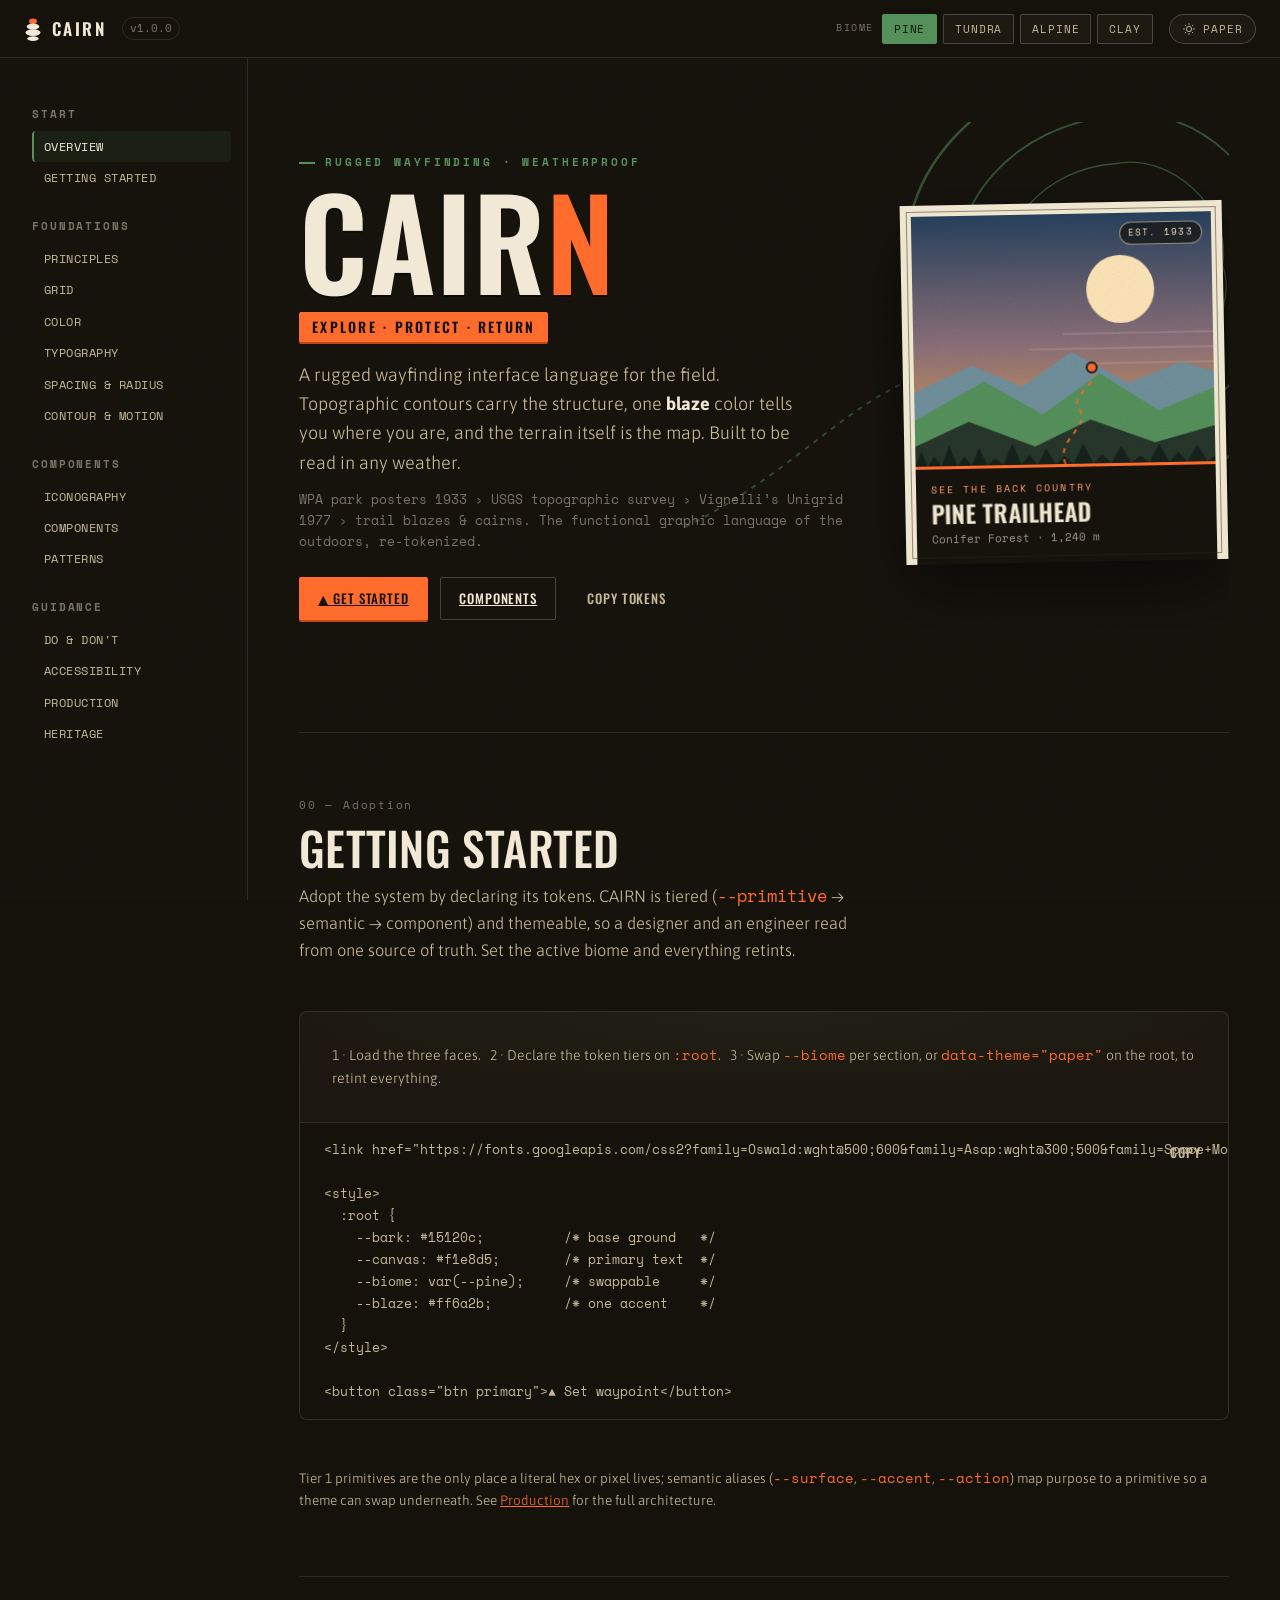
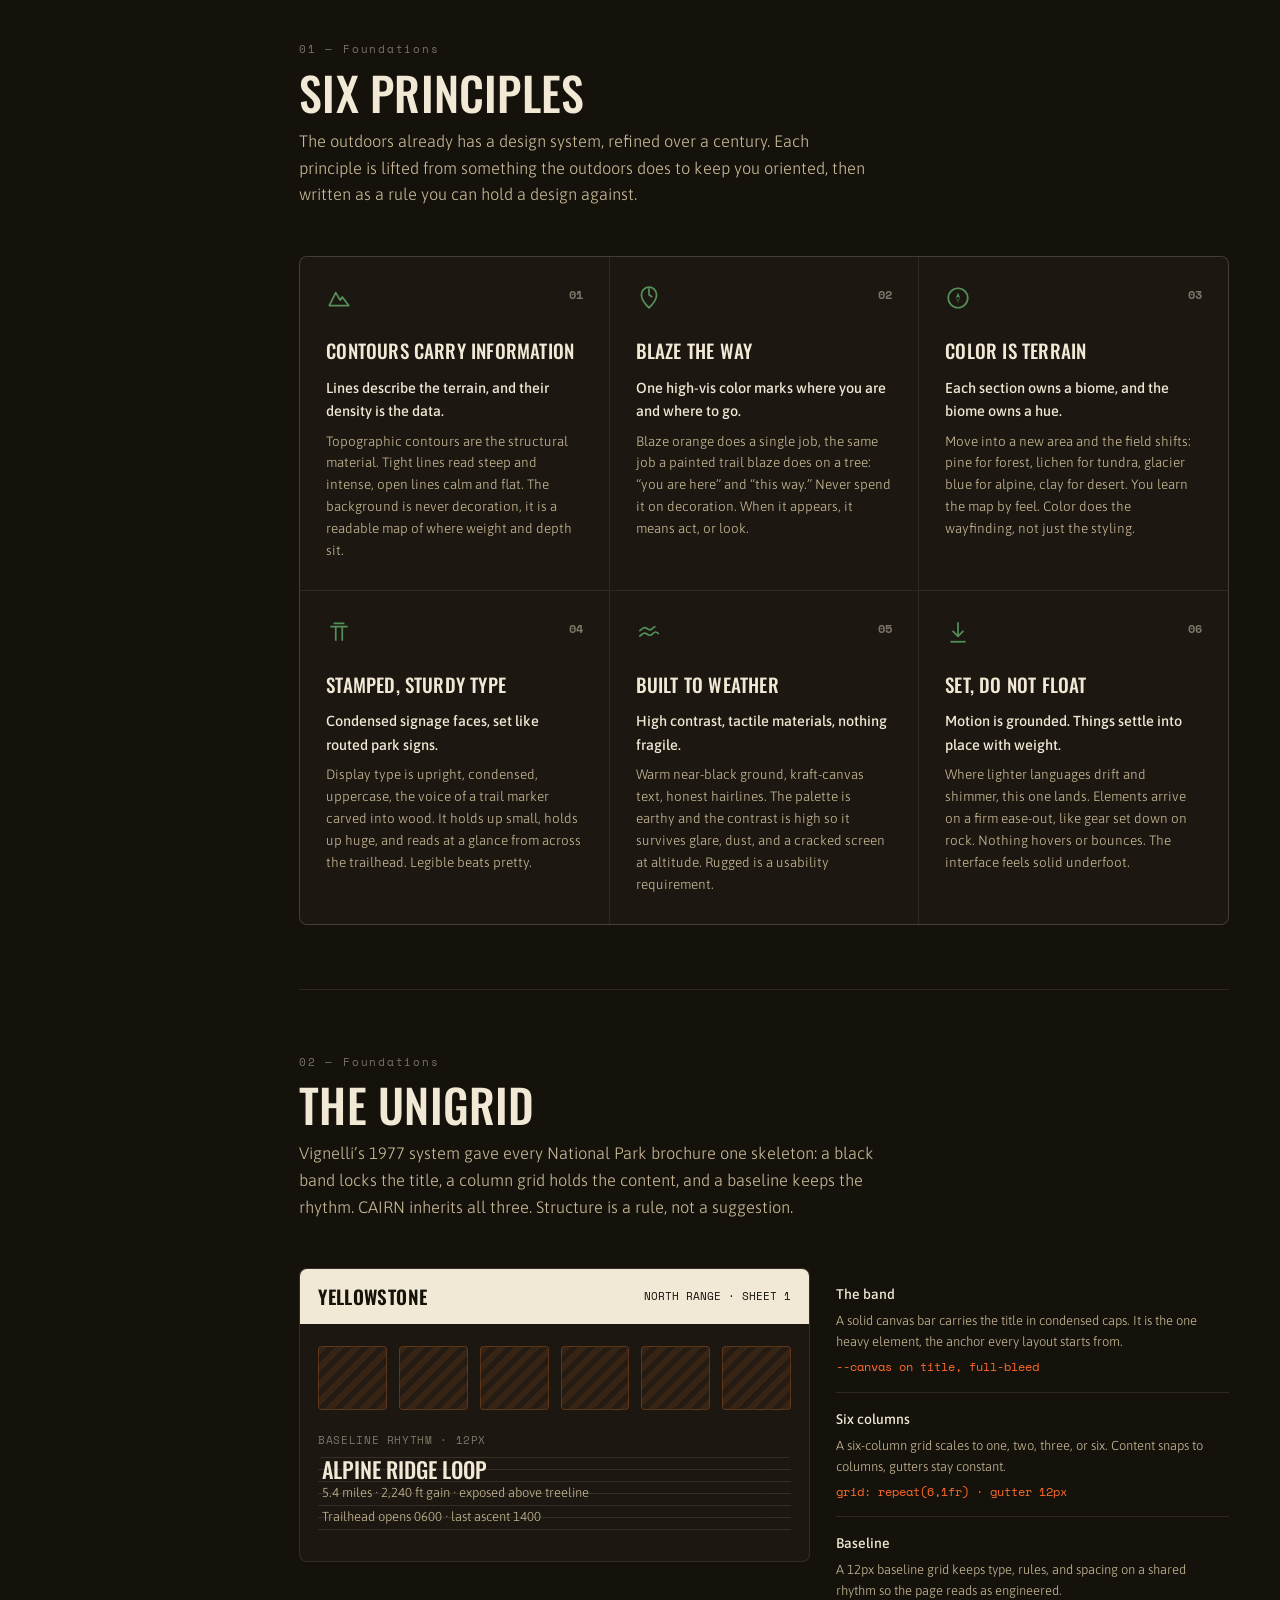
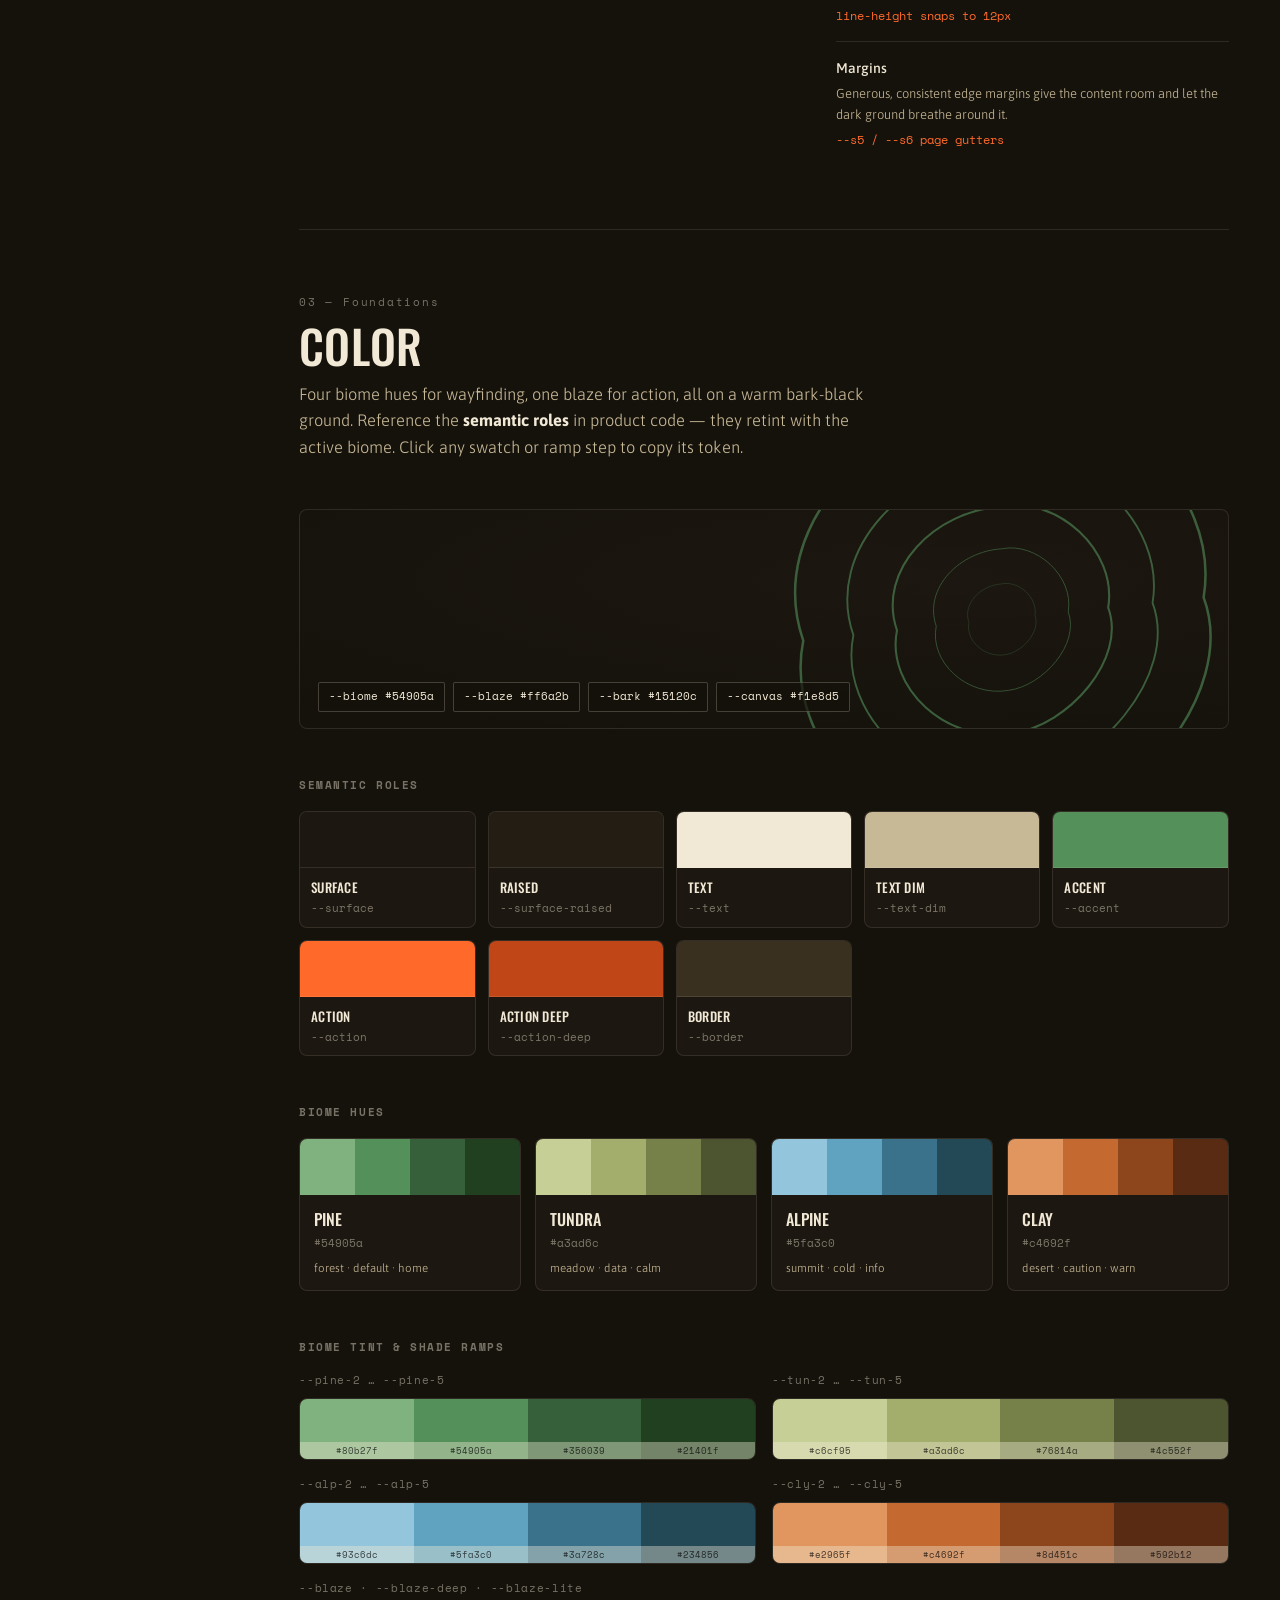
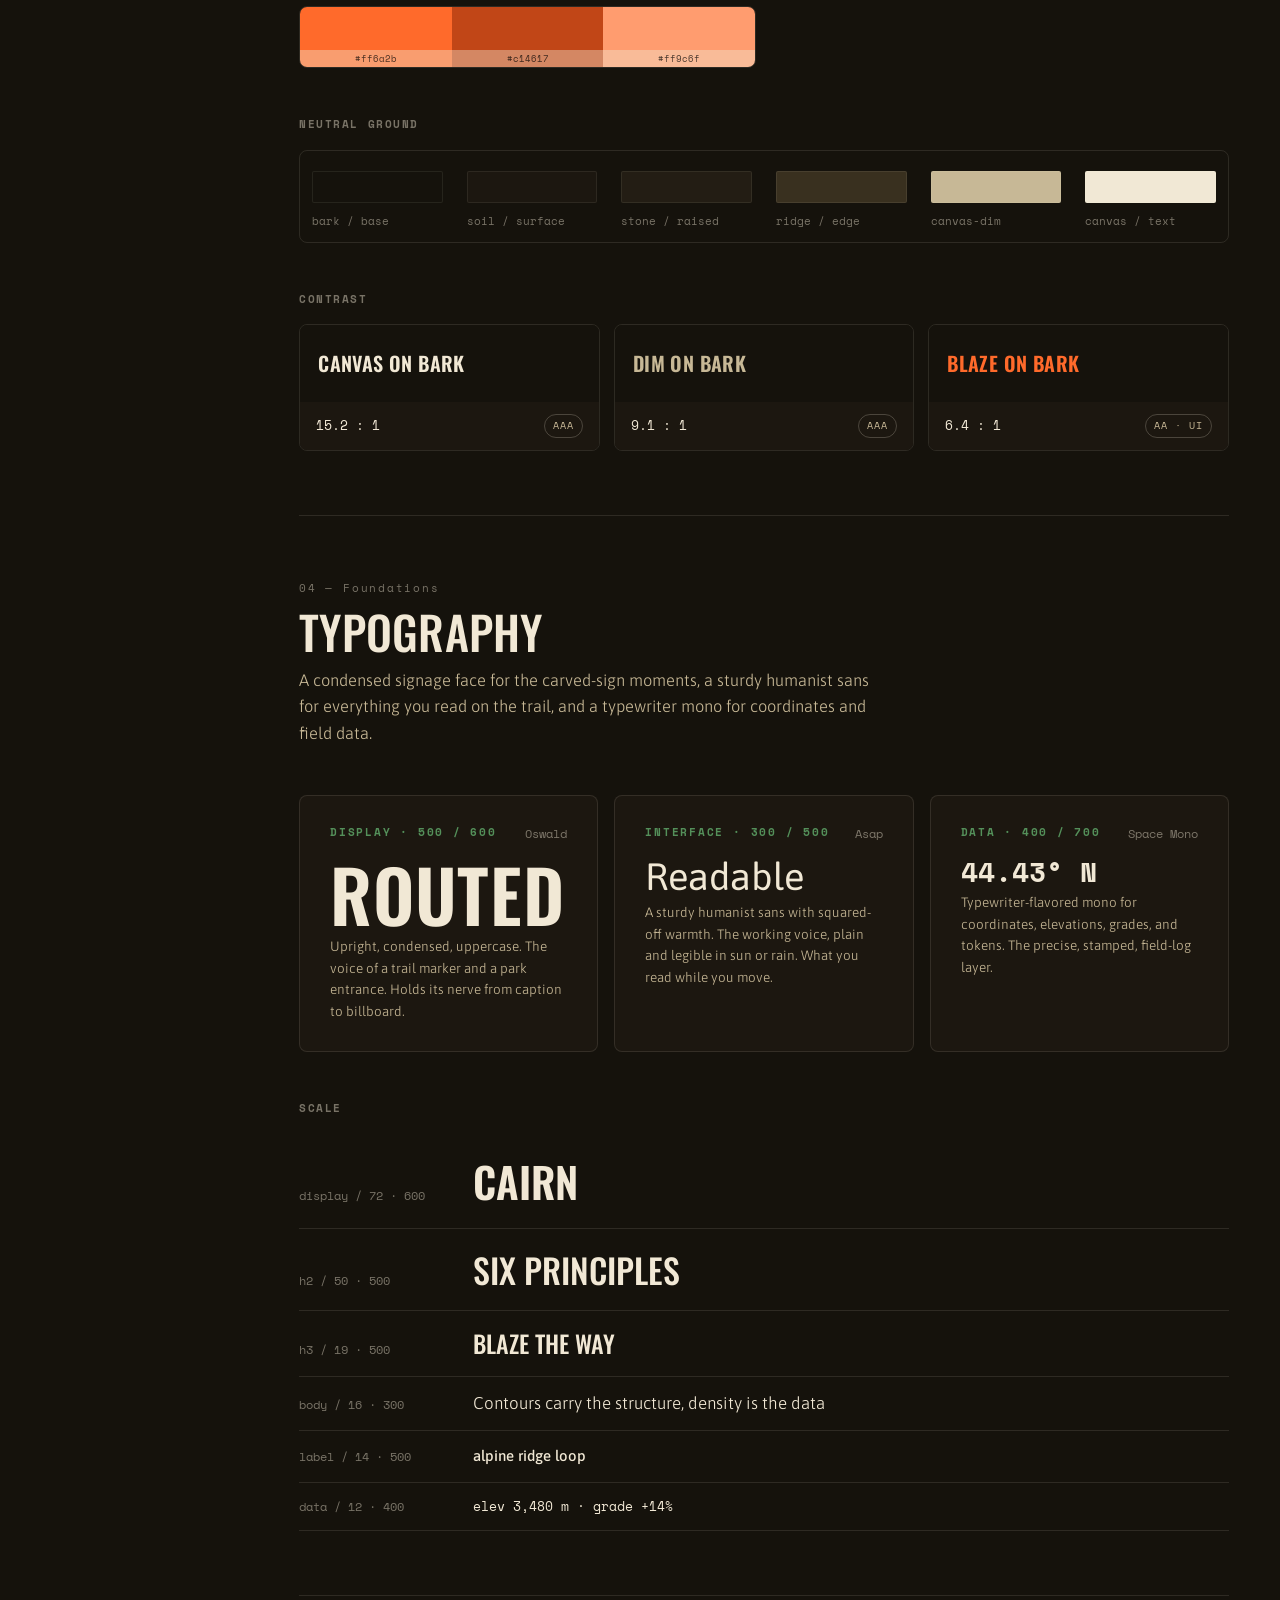
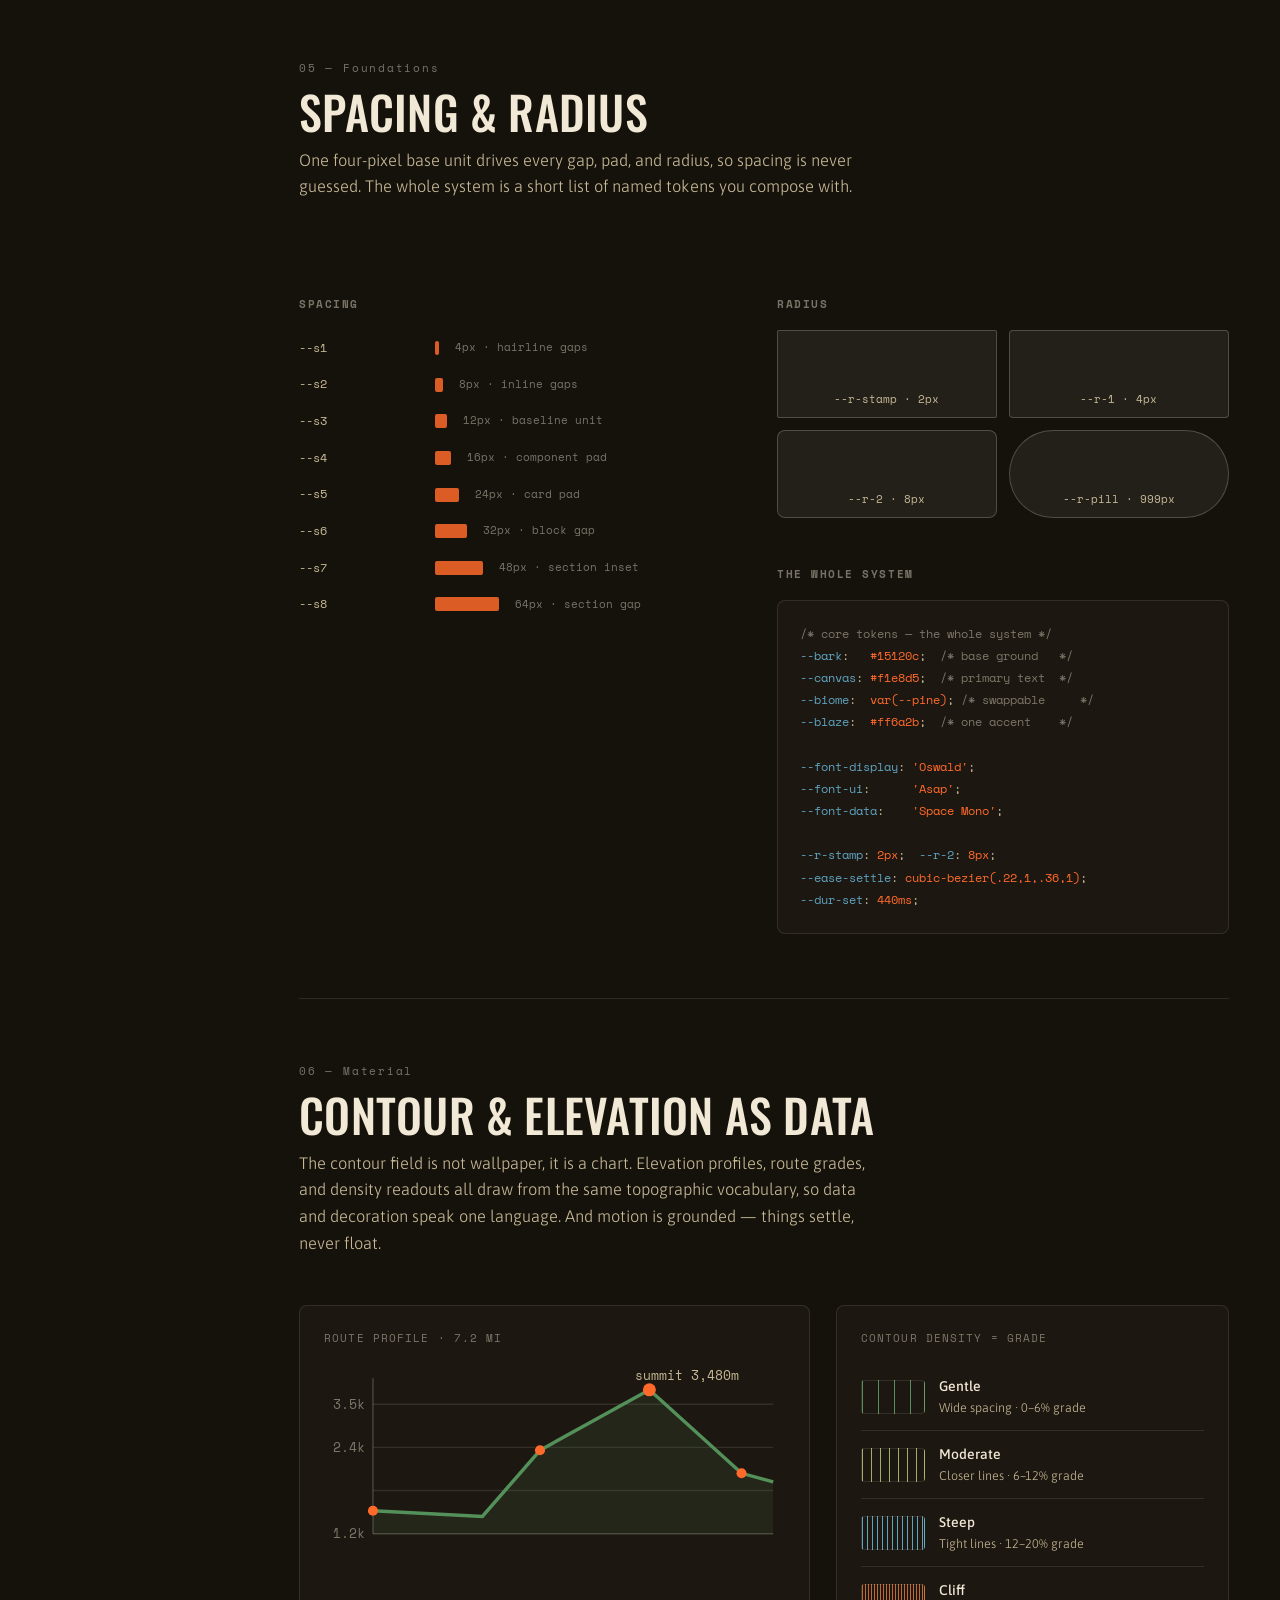
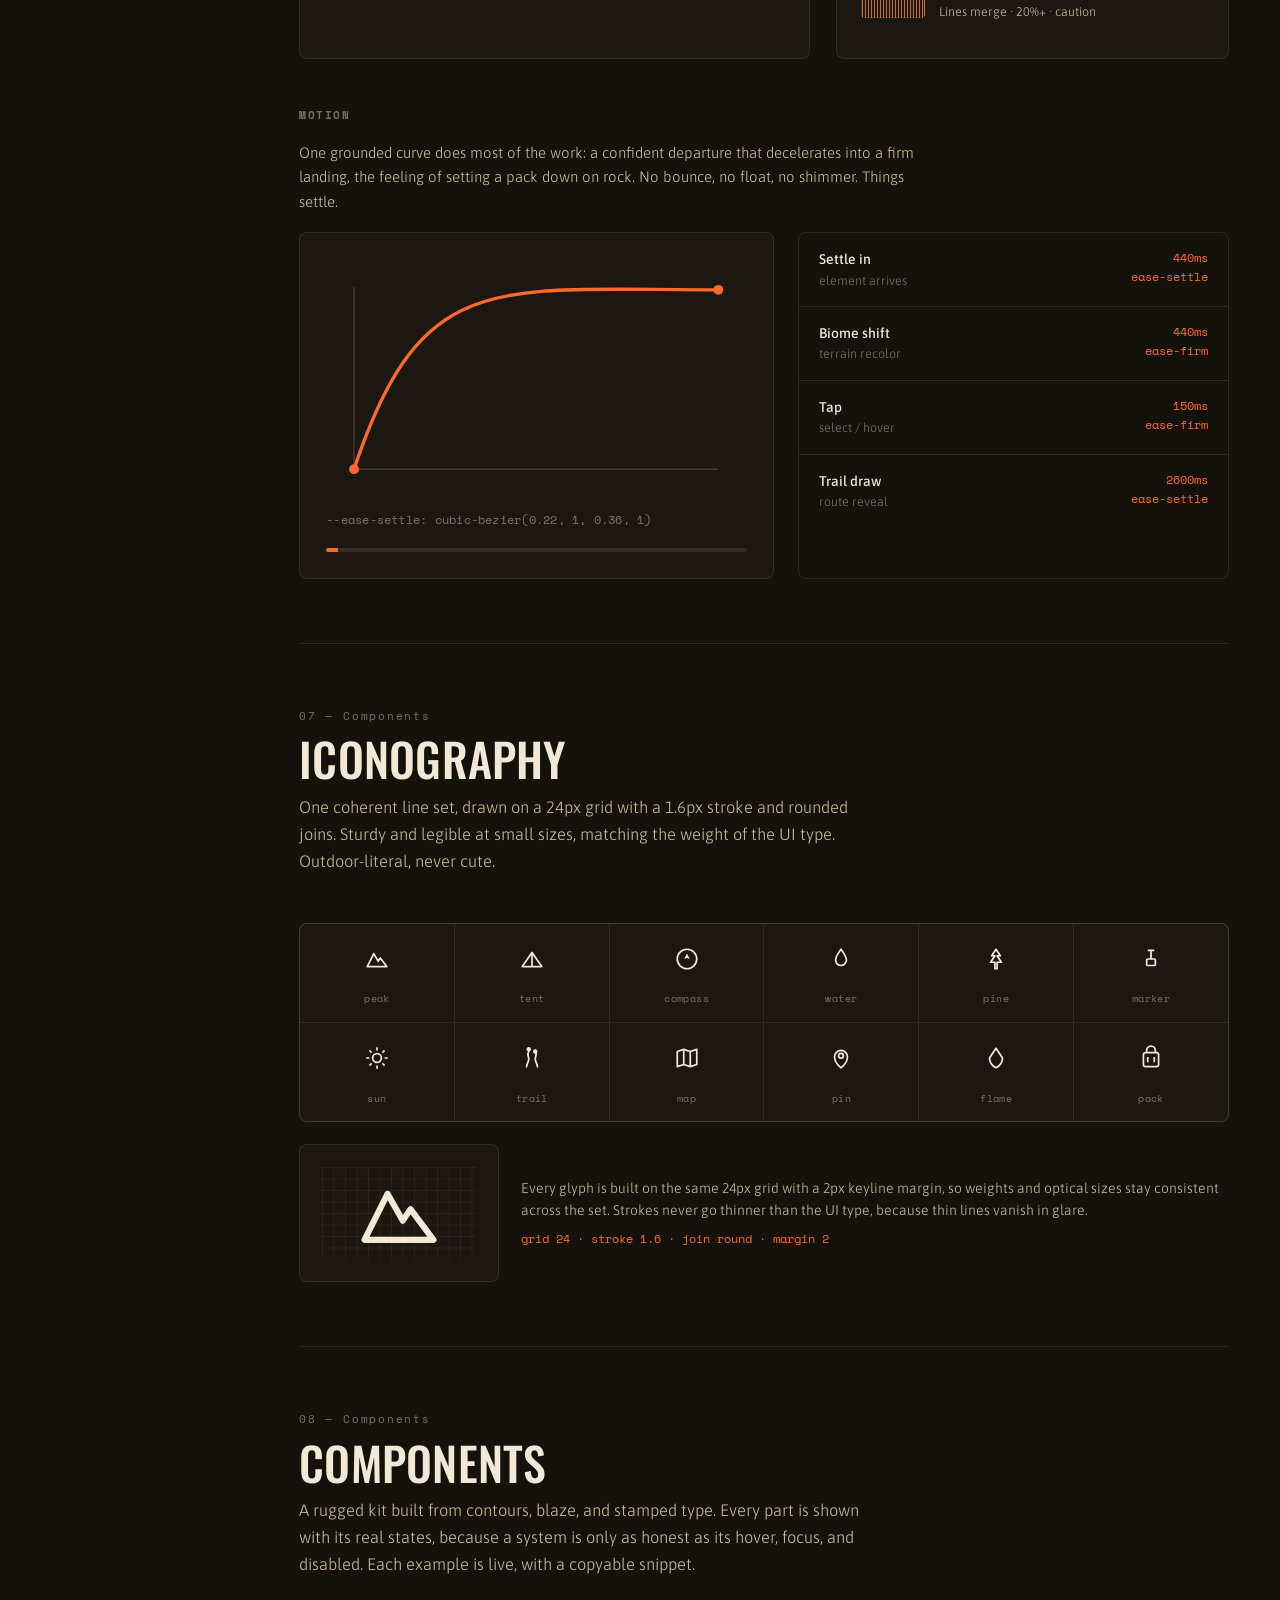
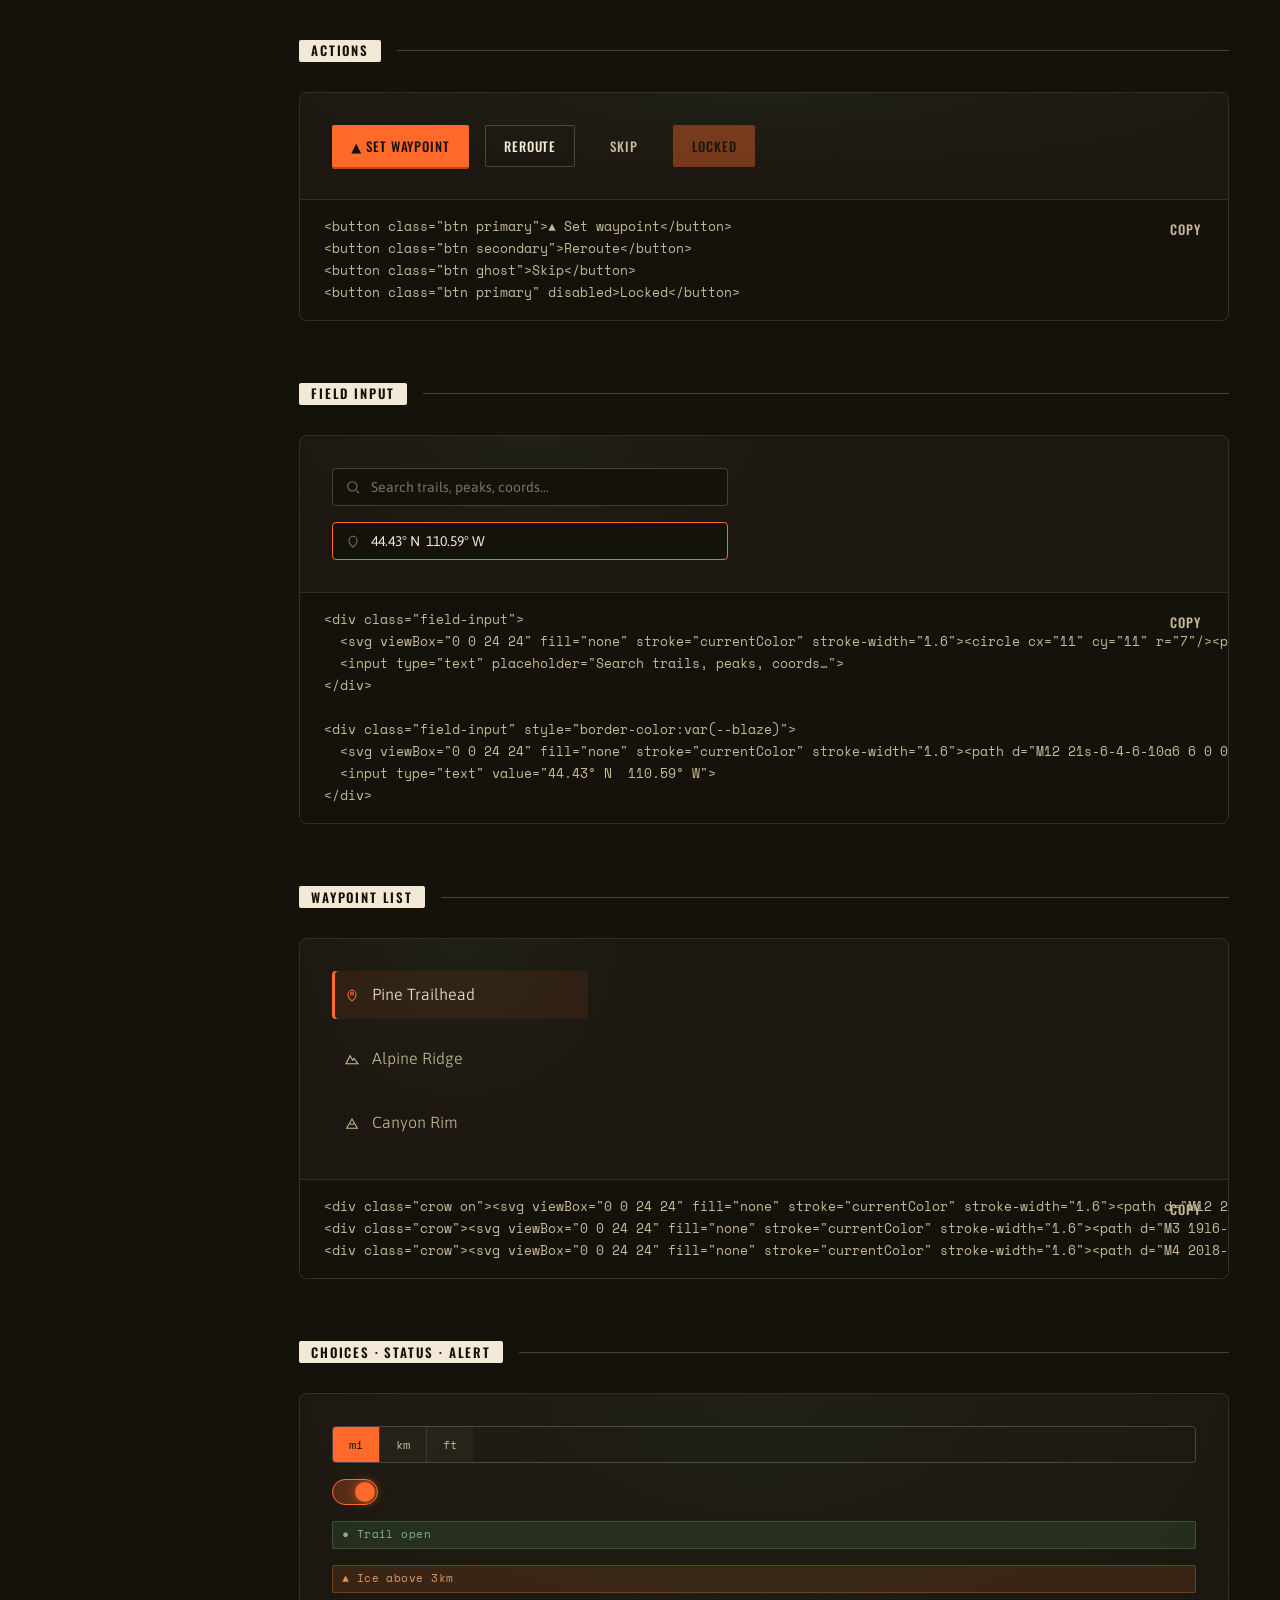
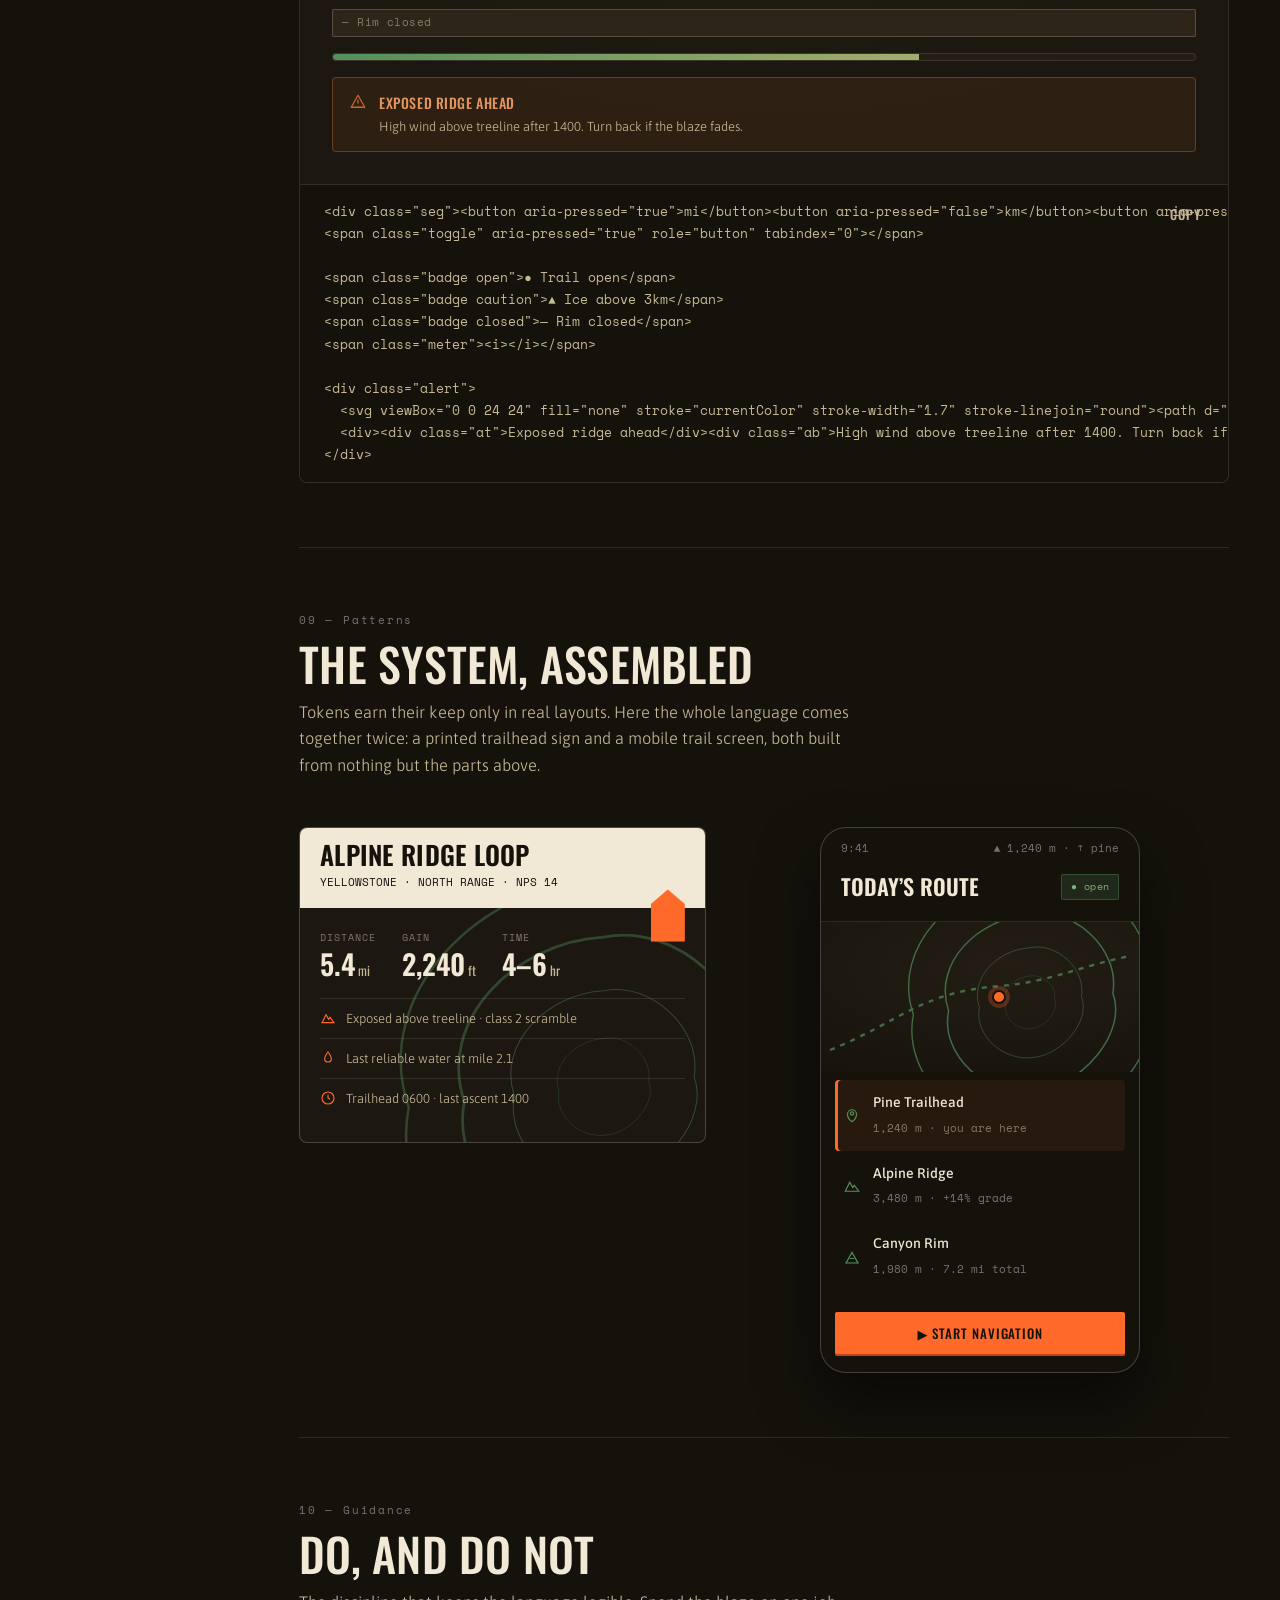
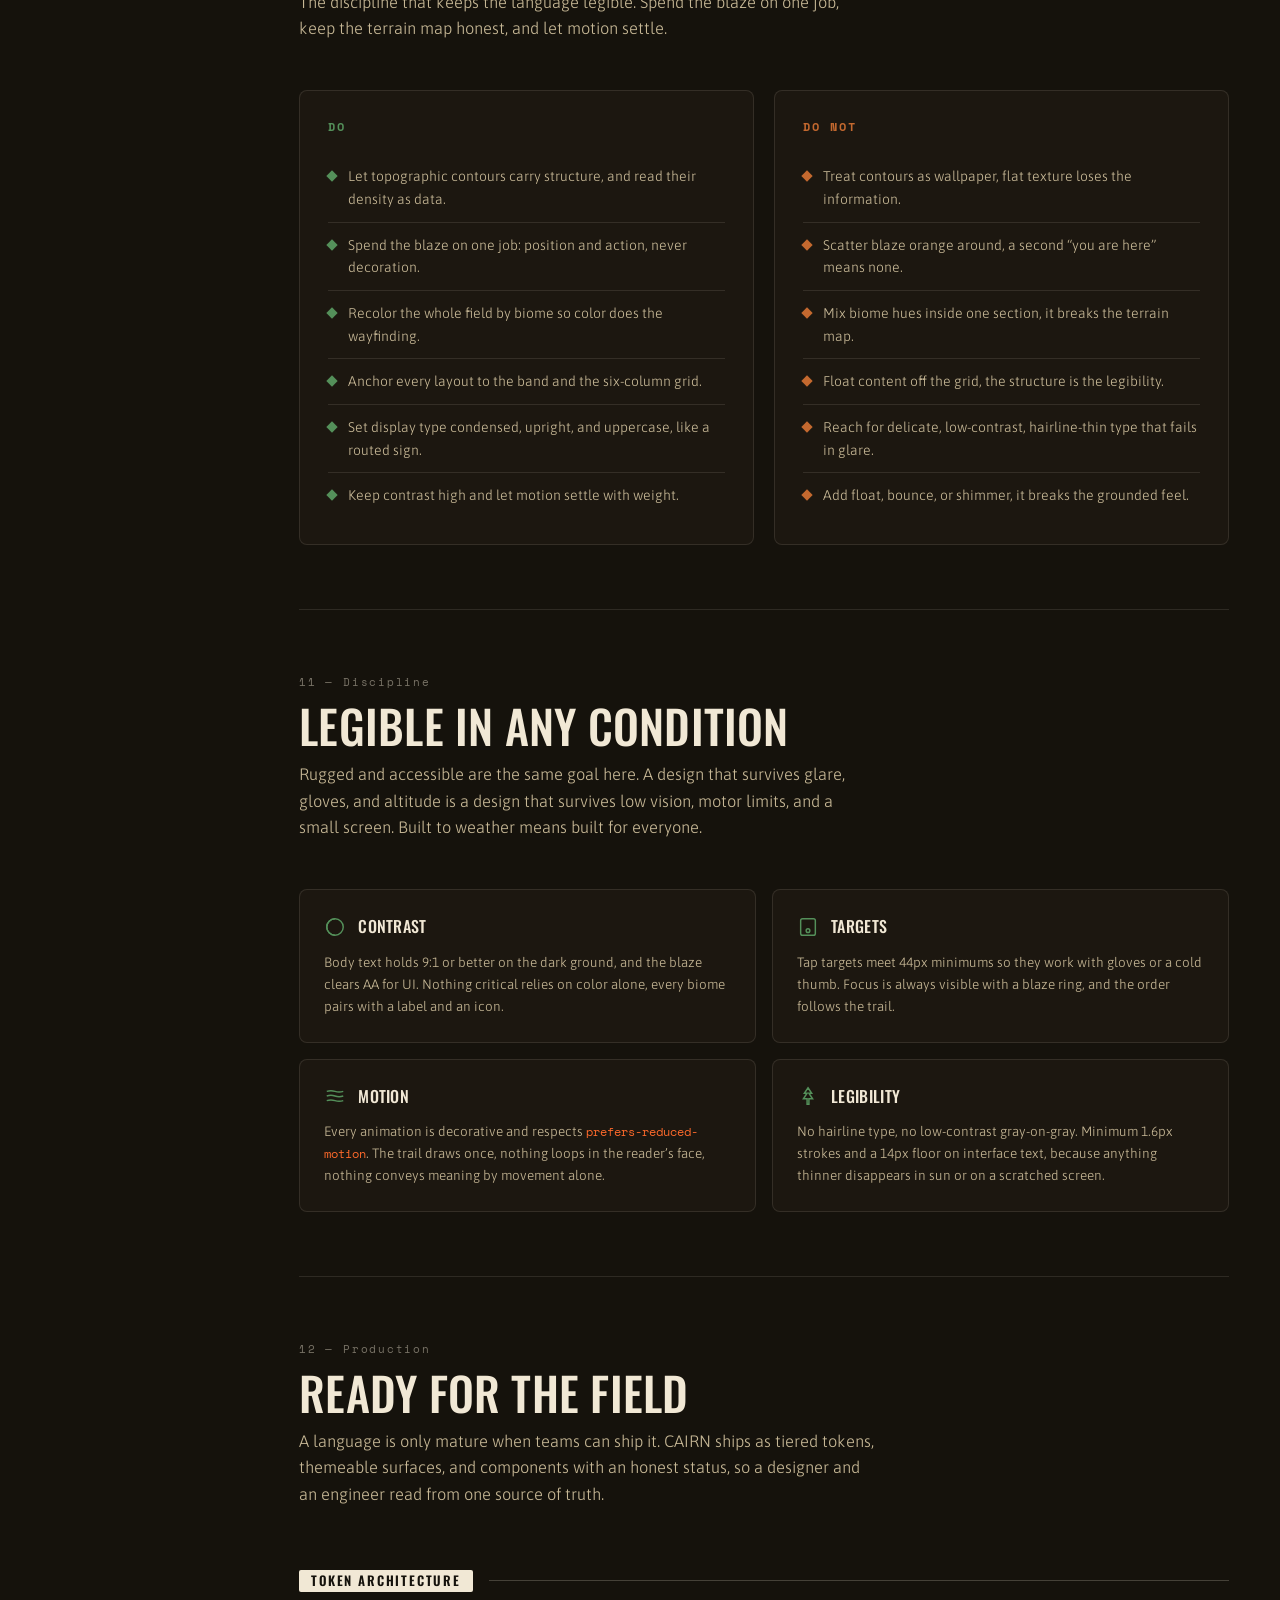
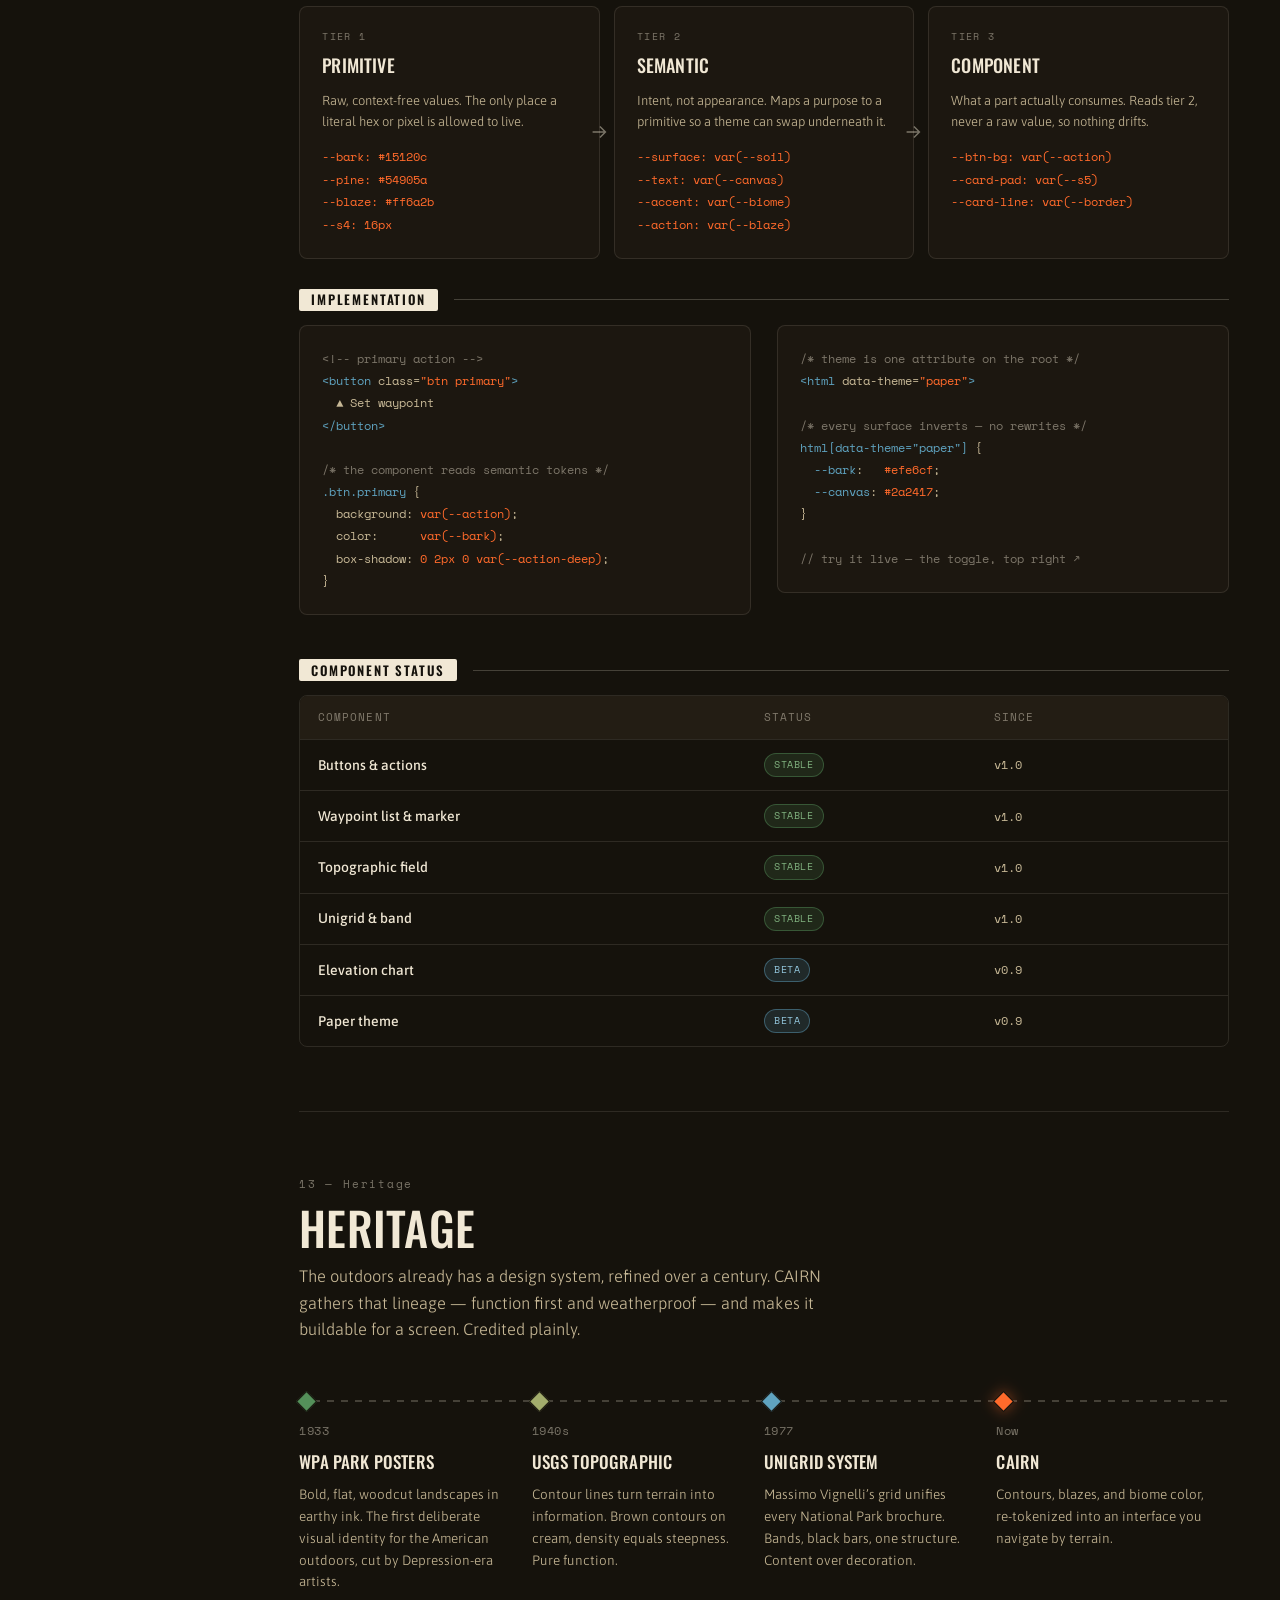
<file: cairn/index.html>
<!DOCTYPE html>
<html lang="en">
<head>
<meta charset="UTF-8">
<meta name="viewport" content="width=device-width, initial-scale=1.0">
<title>CAIRN · Design Language</title>
<meta name="description" content="CAIRN: a rugged, weatherproof wayfinding design language descended from WPA park posters, USGS topographic maps, and the National Park Unigrid system. Tokens, components, and usage.">
<link rel="preconnect" href="https://fonts.googleapis.com">
<link rel="preconnect" href="https://fonts.gstatic.com" crossorigin>
<link href="https://fonts.googleapis.com/css2?family=Oswald:wght@300;400;500;600;700&family=Asap:wght@300;400;500;600&family=Space+Mono:wght@400;700&display=swap" rel="stylesheet">
<style>
  :root {
    /* ---- neutral ground: warm bark / soil / stone ---- */
    --bark:    #15120c;
    --soil:    #1c1710;
    --stone-1: #231d14;
    --stone-2: #2c2518;
    --ridge:   #39301f;   /* raised edge / strong hairline base */

    /* ---- kraft canvas text on dark ---- */
    --canvas:       #f1e8d5;
    --canvas-dim:   #c7b896;
    --canvas-faint: rgba(241,232,213,0.45);

    /* ---- biome wayfinding hues (color is terrain) ---- */
    --pine:   #54905a;
    --tundra: #a3ad6c;
    --alpine: #5fa3c0;
    --clay:   #c4692f;

    /* biome tints + shades for ramps */
    --pine-2:#80b27f;   --pine-3:#54905a;   --pine-4:#356039;   --pine-5:#21401f;
    --tun-2:#c6cf95;    --tun-3:#a3ad6c;    --tun-4:#76814a;    --tun-5:#4c552f;
    --alp-2:#93c6dc;    --alp-3:#5fa3c0;    --alp-4:#3a728c;    --alp-5:#234856;
    --cly-2:#e2965f;    --cly-3:#c4692f;    --cly-4:#8d451c;    --cly-5:#592b12;

    /* ---- the blaze: one high-vis accent ---- */
    --blaze:      #ff6a2b;
    --blaze-deep: #c14617;
    --blaze-lite: #ff9c6f;

    /* active biome — swapped live by the trail / biome toggle */
    --biome: var(--pine);

    /* ---- chrome ---- */
    --line:        rgba(241,232,213,0.11);
    --line-strong: rgba(241,232,213,0.22);
    --panel:       rgba(241,232,213,0.035);
    --panel-2:     rgba(241,232,213,0.065);

    /* ---- semantic aliases (tier 2) — purpose, not appearance ---- */
    --surface:        var(--soil);
    --surface-raised: var(--stone-1);
    --text:           var(--canvas);
    --text-dim:       var(--canvas-dim);
    --border:         var(--line);
    --accent:         var(--biome);
    --action:         var(--blaze);
    --action-deep:    var(--blaze-deep);

    /* ---- type ---- */
    --font-display: 'Oswald', 'Arial Narrow', system-ui, sans-serif;
    --font-ui:      'Asap', system-ui, -apple-system, sans-serif;
    --font-data:    'Space Mono', ui-monospace, monospace;

    /* ---- spacing scale (base 4) ---- */
    --s1:4px; --s2:8px; --s3:12px; --s4:16px; --s5:24px; --s6:32px; --s7:48px; --s8:64px; --s9:96px;

    /* ---- radii ---- */
    --r-stamp:2px; --r-1:4px; --r-2:8px; --r-pill:999px;

    /* ---- motion: grounded, things settle ---- */
    --ease-settle: cubic-bezier(0.22, 1, 0.36, 1);
    --ease-firm:   cubic-bezier(0.4, 0, 0.2, 1);
    --dur-set:  440ms;
    --dur-tap:  150ms;

    --maxw: 1120px;
    --nav-h: 58px;

    /* surfaces that must invert with theme */
    --nav-bg:    rgba(21,18,12,0.72);
    --chip-bg:   rgba(21,18,12,0.66);
    --h1-shadow: rgba(0,0,0,0.4);
    --biome-rgb: 84,144,90;   /* active biome as rgb, for glows/tints — synced by the trail */
    color-scheme: dark;
  }

  /* ---- PAPER THEME: cream USGS map, brown ink ---- */
  html[data-theme="paper"] {
    --bark:    #efe6cf;
    --soil:    #e7ddc1;
    --stone-1: #ded3b3;
    --stone-2: #d2c6a3;
    --ridge:   #beb086;
    --canvas:       #2a2417;
    --canvas-dim:   #5d5234;
    --canvas-faint: rgba(42,36,23,0.5);
    --line:        rgba(42,36,23,0.14);
    --line-strong: rgba(42,36,23,0.27);
    --panel:       rgba(42,36,23,0.035);
    --panel-2:     rgba(42,36,23,0.065);
    --nav-bg:    rgba(239,230,207,0.82);
    --chip-bg:   rgba(239,230,207,0.9);
    --h1-shadow: rgba(0,0,0,0.1);
    --pine:#3f7a46; --tundra:#7e8845; --alpine:#3d7f9c; --clay:#b0531f;
    --blaze:#df541b; --blaze-deep:#a83a0f; --blaze-lite:#ef7a44;
    --biome-rgb: 63,122,70;
    color-scheme: light;
  }

  * { box-sizing: border-box; margin: 0; padding: 0; }
  html { scroll-behavior: smooth; }
  @media (prefers-reduced-motion: reduce){ html { scroll-behavior: auto; } }

  body {
    background: var(--bark);
    color: var(--canvas);
    font-family: var(--font-ui);
    font-weight: 300;
    line-height: 1.62;
    -webkit-font-smoothing: antialiased;
    overflow-x: hidden;
  }
  ::selection { background: var(--blaze); color: var(--bark); }
  :focus-visible { outline: 2px solid var(--blaze); outline-offset: 3px; border-radius: var(--r-1); }
  .hidden-defs { position: absolute; width: 0; height: 0; overflow: hidden; }

  /* ======================================================================
     COMPONENT LIBRARY — the Cairn material (tokens + .cn-style components)
     ====================================================================== */
  .eyebrow {
    font-family: var(--font-data); font-size: 11px; font-weight: 700;
    letter-spacing: 0.26em; text-transform: uppercase; color: var(--biome);
    transition: color var(--dur-set) var(--ease-firm);
    display: inline-flex; align-items: center; gap: 10px;
  }
  .eyebrow::before { content: ""; width: 16px; height: 2px; background: currentColor; }

  /* buttons + states */
  .btn { font-family: var(--font-display); font-weight: 500; font-size: 13px; text-transform: uppercase; letter-spacing: 0.07em;
    padding: 10px 18px; border-radius: var(--r-stamp); cursor: pointer; border: 1px solid transparent; transition: all var(--dur-tap) var(--ease-firm); display: inline-flex; align-items: center; gap: 8px; }
  .btn.primary { background: var(--action); color: var(--bark); box-shadow: 0 2px 0 var(--action-deep); }
  .btn.primary:hover { background: var(--blaze-lite); }
  .btn.secondary { background: transparent; color: var(--canvas); border-color: var(--line-strong); }
  .btn.secondary:hover { border-color: var(--canvas-dim); background: var(--panel-2); }
  .btn.ghost { background: transparent; color: var(--canvas-dim); }
  .btn.ghost:hover { color: var(--canvas); }
  .btn:disabled { opacity: 0.4; cursor: not-allowed; box-shadow: none; }

  .crow { display: flex; align-items: center; gap: 12px; padding: 11px 12px; border-radius: var(--r-1); color: var(--canvas-dim); }
  .crow svg { width: 16px; height: 16px; }
  .crow.on { color: var(--canvas); background: rgba(255,106,43,0.08); box-shadow: inset 3px 0 0 var(--blaze); }
  .crow.on svg { color: var(--blaze); }

  .field-input { display: flex; align-items: center; gap: 10px; background: var(--bark); border: 1px solid var(--line-strong); border-radius: var(--r-1); padding: 10px 12px; }
  .field-input:focus-within { border-color: var(--blaze); }
  .field-input svg { width: 16px; height: 16px; color: var(--canvas-faint); }
  .field-input input { flex: 1; background: none; border: 0; color: var(--canvas); font-family: var(--font-ui); font-size: 14px; outline: none; }
  .field-input input::placeholder { color: var(--canvas-faint); }

  .alert { display: flex; gap: 12px; padding: 14px 16px; border-radius: var(--r-1); border: 1px solid rgba(196,105,47,0.4); background: rgba(196,105,47,0.1); }
  .alert svg { width: 18px; height: 18px; color: var(--clay); flex: 0 0 auto; margin-top: 1px; }
  .alert .at { font-family: var(--font-display); font-weight: 500; text-transform: uppercase; letter-spacing: 0.04em; font-size: 14px; color: var(--cly-2); }
  .alert .ab { font-size: 13px; color: var(--canvas-dim); margin-top: 2px; }

  .seg { display: inline-flex; border: 1px solid var(--line-strong); border-radius: var(--r-1); overflow: hidden; }
  .seg button { appearance: none; cursor: pointer; border: 0; border-left: 1px solid var(--line); background: var(--panel); color: var(--canvas-dim);
    font-family: var(--font-data); font-size: 12px; padding: 9px 16px; transition: all var(--dur-tap) var(--ease-firm); }
  .seg button:first-child { border-left: 0; }
  .seg button[aria-pressed="true"] { background: var(--blaze); color: var(--bark); }

  .toggle { width: 46px; height: 26px; border-radius: var(--r-pill); background: var(--stone-2); border: 1px solid var(--line-strong); position: relative; cursor: pointer; transition: background var(--dur-tap) var(--ease-firm); }
  .toggle::after { content: ""; position: absolute; top: 2px; left: 2px; width: 20px; height: 20px; border-radius: 50%; background: var(--canvas-dim); transition: all var(--dur-tap) var(--ease-firm); }
  .toggle[aria-pressed="true"] { background: rgba(255,106,43,0.25); border-color: var(--blaze); }
  .toggle[aria-pressed="true"]::after { left: 22px; background: var(--blaze); box-shadow: 0 0 12px rgba(255,106,43,0.6); }

  .badge { display: inline-flex; align-items: center; gap: 6px; font-family: var(--font-data); font-size: 11px; padding: 4px 9px; border-radius: var(--r-stamp); letter-spacing: 0.04em; }
  .badge.open { background: rgba(84,144,90,0.18); color: var(--pine-2); border: 1px solid rgba(84,144,90,0.4); }
  .badge.caution { background: rgba(196,105,47,0.16); color: var(--cly-2); border: 1px solid rgba(196,105,47,0.4); }
  .badge.closed { background: var(--stone-2); color: var(--canvas-faint); border: 1px solid var(--line-strong); }
  .meter { display: block; height: 8px; border-radius: var(--r-pill); background: var(--stone-1); border: 1px solid var(--line); overflow: hidden; }
  .meter i { display: block; height: 100%; width: 68%; background: linear-gradient(90deg, var(--pine), var(--tundra)); }

  .tag { font-family: var(--font-data); font-size: 11px; padding: 5px 10px; border-radius: var(--r-stamp); background: var(--chip-bg); color: var(--canvas); border: 1px solid var(--line-strong); }

  /* the cairn mark */
  .cairn-mark .top { color: var(--blaze); }

  /* ============ docs-only chrome (NOT part of the library) ============
     Remapped from Nebula's docs chrome onto Cairn's own tokens, fonts,
     radii and the dark bark / kraft-canvas palette + blaze accent. */
  html { scroll-behavior: smooth; }
  body { margin: 0; }

  .doc-skip { position: fixed; left: -999px; top: 8px; z-index: 9000; }
  .doc-skip:focus { left: 8px; }

  /* top bar */
  .doc-topbar {
    position: sticky; top: 0; z-index: 60;
    display: flex; align-items: center; gap: var(--s4);
    height: var(--nav-h); padding: 0 var(--s5);
    background: var(--nav-bg);
    -webkit-backdrop-filter: blur(12px) saturate(1.2); backdrop-filter: blur(12px) saturate(1.2);
    border-bottom: 1px solid var(--line);
  }
  .doc-brand { display: inline-flex; align-items: center; gap: 10px; flex: 0 0 auto; text-decoration: none; }
  .doc-brand svg { width: 18px; height: 24px; color: var(--canvas); }
  .doc-brand svg .top { color: var(--blaze); }
  .doc-brand b { font-family: var(--font-display); font-weight: 600; font-size: 17px; letter-spacing: 0.14em; text-transform: uppercase; color: var(--canvas); }
  .doc-ver { font-family: var(--font-data); font-size: 11px; color: var(--canvas-faint); border: 1px solid var(--line); padding: 2px 7px; border-radius: var(--r-pill); }
  .doc-topbar .spacer { flex: 1; }

  /* biome toggle (Cairn's analog of Nebula's now/2001 toggle) */
  .doc-biome { display: flex; align-items: center; gap: 6px; }
  .doc-biome .lbl { font-family: var(--font-data); font-size: 10px; letter-spacing: 0.16em; text-transform: uppercase; color: var(--canvas-faint); margin-right: 2px; }
  .doc-biome button { appearance: none; cursor: pointer; background: var(--panel); border: 1px solid var(--line-strong); color: var(--canvas-dim);
    font-family: var(--font-data); font-size: 10.5px; letter-spacing: 0.08em; text-transform: uppercase; padding: 6px 11px; border-radius: var(--r-stamp); transition: all var(--dur-tap) var(--ease-firm); }
  .doc-biome button:hover { color: var(--canvas); border-color: var(--canvas-dim); }
  .doc-biome button[aria-pressed="true"] { color: var(--bark); background: var(--biome); border-color: var(--biome); }
  @media (max-width: 620px){ .doc-biome .lbl { display: none; } .doc-biome button { padding: 6px 8px; } }
  .doc-theme { appearance: none; cursor: pointer; display: inline-flex; align-items: center; gap: 7px; background: var(--panel); border: 1px solid var(--line-strong); color: var(--canvas-dim);
    font-family: var(--font-data); font-size: 10.5px; letter-spacing: 0.1em; text-transform: uppercase; padding: 6px 12px; border-radius: var(--r-pill); transition: all var(--dur-tap) var(--ease-firm); }
  .doc-theme:hover { color: var(--canvas); border-color: var(--canvas-dim); }
  .doc-theme svg { width: 14px; height: 14px; }
  @media (max-width: 700px){ .doc-theme .tl { display: none; } }

  .doc-scrollbar { position: fixed; top: var(--nav-h); left: 0; height: 2px; width: 0; z-index: 61; background: var(--blaze); transition: width 90ms linear; }

  /* shell: sidebar + content */
  .doc-shell { display: grid; grid-template-columns: 248px minmax(0, 1fr); gap: 0; max-width: 1320px; margin: 0 auto; }
  .doc-side {
    position: sticky; top: var(--nav-h); align-self: start; height: calc(100vh - var(--nav-h));
    overflow-y: auto; padding: var(--s7) var(--s4) var(--s9) var(--s6);
    border-right: 1px solid var(--line);
  }
  .doc-side h4 { font-family: var(--font-data); font-size: 10.5px; letter-spacing: 0.18em; text-transform: uppercase; color: var(--canvas-faint); margin: var(--s5) 0 var(--s2); }
  .doc-side h4:first-child { margin-top: 0; }
  .doc-side a { display: block; font-family: var(--font-data); font-size: 12px; letter-spacing: 0.04em; text-transform: uppercase; color: var(--canvas-dim); text-decoration: none; padding: 6px 10px; border-radius: var(--r-1); border-left: 2px solid transparent; transition: color var(--dur-tap) var(--ease-firm), background var(--dur-tap) var(--ease-firm); }
  .doc-side a:hover { color: var(--canvas); background: var(--panel-2); }
  .doc-side a.is-active { color: var(--canvas); border-left-color: var(--biome); background: rgba(var(--biome-rgb),0.10); }

  .doc-main { padding: var(--s8) clamp(var(--s5), 4vw, var(--s8)) var(--s9); min-width: 0; }
  @media (max-width: 940px) {
    .doc-shell { grid-template-columns: 1fr; }
    .doc-side { position: static; height: auto; border-right: 0; border-bottom: 1px solid var(--line); display: flex; gap: 4px; flex-wrap: wrap; padding: var(--s3) var(--s5); }
    .doc-side h4 { display: none; }
    .doc-side a { border-left: 0; }
  }

  .doc-section { padding-top: var(--s8); scroll-margin-top: 72px; border-top: 1px solid var(--line); margin-top: var(--s8); }
  .doc-section:first-child { padding-top: var(--s5); border-top: 0; margin-top: 0; }
  .doc-section > h2 { font-family: var(--font-display); font-weight: 500; text-transform: uppercase; font-size: clamp(30px, 5vw, 46px); line-height: 1.02; letter-spacing: 0.005em; margin: 0 0 var(--s3); color: var(--canvas); }
  .doc-section > .lede { color: var(--canvas-dim); font-size: 16.5px; max-width: 64ch; margin: 0 0 var(--s7); }
  .doc-sub { font-family: var(--font-data); font-size: 11px; letter-spacing: 0.14em; text-transform: uppercase; color: var(--canvas-faint); margin: var(--s7) 0 var(--s4); }
  .doc-secno { font-family: var(--font-data); font-size: 11px; letter-spacing: 0.16em; color: var(--canvas-faint); display: block; margin-bottom: 10px; }

  /* hero */
  .doc-hero { position: relative; padding: var(--s8) 0 var(--s7); overflow: hidden; }
  .doc-hero .topobg { position: absolute; inset: -10% -6% auto auto; width: 640px; height: 540px; pointer-events: none; color: var(--biome); opacity: 0.5; transition: color var(--dur-set) var(--ease-firm); }
  .doc-hero .topobg svg { width: 100%; height: 100%; }
  .doc-hero .topobg path, .doc-hero .topobg use { fill: none; stroke: currentColor; vector-effect: non-scaling-stroke; }
  .doc-hero .trailpath { stroke: var(--blaze); stroke-width: 2; stroke-dasharray: 5 6; opacity: 0.85; }
  body.ready .doc-hero .trailpath { animation: docdraw 2.6s var(--ease-settle) forwards; }
  @keyframes docdraw { from { stroke-dashoffset: 1400; opacity: 0; } 20% { opacity: .85; } to { stroke-dashoffset: 0; } }
  .doc-hero .row { position: relative; z-index: 2; display: grid; grid-template-columns: 1.25fr 0.75fr; gap: var(--s7); align-items: center; }
  @media (max-width: 800px){ .doc-hero .row { grid-template-columns: 1fr; } .doc-hero .art { display: none; } }
  .doc-hero h1 { font-family: var(--font-display); font-weight: 600; font-size: clamp(58px, 11vw, 124px); line-height: 0.9; letter-spacing: 0.005em; text-transform: uppercase; margin: 12px 0 0; color: var(--canvas); text-shadow: 0 2px 0 var(--h1-shadow); }
  .doc-hero h1 b { color: var(--blaze); font-weight: 600; }
  .doc-hero p.lede { color: var(--canvas-dim); font-size: 18px; max-width: 52ch; margin: var(--s4) 0 var(--s3); }
  .doc-hero .lineage { font-family: var(--font-data); font-size: 12.5px; color: var(--canvas-faint); margin: 0 0 var(--s5); line-height: 1.7; }
  .doc-hero .cta { display: flex; gap: var(--s3); flex-wrap: wrap; }
  .doc-hero .art { display: grid; place-items: center; }

  /* ---- print grain: a screenprint tooth over the whole page ---- */
  .grain { position: fixed; inset: 0; z-index: 5; pointer-events: none; opacity: 0.05; mix-blend-mode: overlay;
    background-image: url("data:image/svg+xml,%3Csvg xmlns='http://www.w3.org/2000/svg' width='140' height='140'%3E%3Cfilter id='n'%3E%3CfeTurbulence type='fractalNoise' baseFrequency='0.9' numOctaves='2' stitchTiles='stitch'/%3E%3C/filter%3E%3Crect width='100%25' height='100%25' filter='url(%23n)'/%3E%3C/svg%3E");
    background-size: 140px 140px; }

  /* ---- WPA travel-poster (hero signature graphic) ---- */
  .wpa-subhead { display: inline-block; margin: 16px 0 2px; background: var(--blaze); color: var(--bark);
    font-family: var(--font-display); font-weight: 600; font-size: 14px; letter-spacing: 0.16em; text-transform: uppercase;
    padding: 4px 13px; border-radius: var(--r-stamp); box-shadow: 0 2px 0 var(--blaze-deep); }

  .wpa-poster { position: relative; width: 100%; max-width: 322px; margin: 0 auto; background: #efe6cf; padding: 11px 11px 0;
    box-shadow: 0 26px 64px rgba(0,0,0,0.55); transform: rotate(-1.1deg); }
  .wpa-poster::before { content: ""; position: absolute; inset: 6px; border: 1.5px solid rgba(42,36,23,0.5); pointer-events: none; z-index: 4; }
  @media (prefers-reduced-motion: no-preference){ .wpa-poster { transition: transform var(--dur-set) var(--ease-settle); } .wpa-poster:hover { transform: rotate(0); } }
  .wpa-scene { position: relative; overflow: hidden; }
  .wpa-scene svg { display: block; width: 100%; height: auto; }
  .wpa-scene::after { content: ""; position: absolute; inset: 0; pointer-events: none; mix-blend-mode: multiply; opacity: 0.2;
    background-image: url("data:image/svg+xml,%3Csvg xmlns='http://www.w3.org/2000/svg' width='140' height='140'%3E%3Cfilter id='n'%3E%3CfeTurbulence type='fractalNoise' baseFrequency='0.9' numOctaves='2' stitchTiles='stitch'/%3E%3C/filter%3E%3Crect width='100%25' height='100%25' filter='url(%23n)'/%3E%3C/svg%3E"); }
  .wpa-stamp { position: absolute; top: 9px; right: 9px; z-index: 5; font-family: var(--font-data); font-size: 9px; letter-spacing: 0.14em; text-transform: uppercase;
    color: #efe6cf; background: rgba(20,18,12,0.72); border: 1px solid rgba(239,230,207,0.55); padding: 3px 8px; border-radius: var(--r-pill); }
  .wpa-band { position: relative; background: #15120c; color: #efe6cf; padding: 13px 15px 15px; border-top: 3px solid var(--blaze); }
  .wpa-band .kick { display: block; font-family: var(--font-data); font-size: 9.5px; letter-spacing: 0.22em; text-transform: uppercase; color: var(--blaze-lite); margin-bottom: 4px; }
  .wpa-band b { font-family: var(--font-display); font-weight: 600; font-size: 24px; text-transform: uppercase; letter-spacing: 0.01em; line-height: 1; display: block; color: #efe6cf; }
  .wpa-band .meta { display: block; font-family: var(--font-data); font-size: 11px; color: rgba(239,230,207,0.62); margin-top: 6px; }

  /* example: live demo + code */
  .doc-example { border: 1px solid var(--line); border-radius: var(--r-2); overflow: hidden; margin: var(--s4) 0 var(--s7); background: var(--soil); }
  .doc-demo { padding: var(--s6); display: flex; flex-wrap: wrap; gap: var(--s4); align-items: center;
    background: radial-gradient(90% 120% at 50% 0%, rgba(var(--biome-rgb),0.08), transparent 70%); }
  .doc-demo.col { flex-direction: column; align-items: stretch; }
  .doc-codewrap { position: relative; border-top: 1px solid var(--line); }
  .doc-code { margin: 0; padding: var(--s4) var(--s5); overflow-x: auto; background: var(--bark); }
  .doc-code code { font-family: var(--font-data); font-size: 12.5px; line-height: 1.75; color: var(--canvas-dim); white-space: pre; }
  .doc-copy { position: absolute; top: 8px; right: 8px; }

  /* token grids */
  .doc-swatches { display: grid; grid-template-columns: repeat(auto-fill, minmax(150px, 1fr)); gap: var(--s3); }
  .doc-swatch { text-align: left; cursor: copy; border: 1px solid var(--line); border-radius: var(--r-2); overflow: hidden; background: var(--soil); font: inherit; color: inherit; padding: 0; }
  .doc-swatch:hover { border-color: var(--blaze); }
  .doc-swatch .cap { display:block; height: 56px; border-bottom: 1px solid var(--line); }
  .doc-swatch .m { display:block; padding: 9px 11px; }
  .doc-swatch .m .k { display:block; font-family: var(--font-display); font-weight: 500; text-transform: uppercase; font-size: 13px; letter-spacing: 0.02em; }
  .doc-swatch .m .v { display:block; font-family: var(--font-data); font-size: 11px; color: var(--canvas-faint); margin-top: 2px; }

  .doc-ramp { display: grid; grid-template-columns: repeat(4, 1fr); border: 1px solid var(--line); border-radius: var(--r-2); overflow: hidden; }
  .doc-ramp .s { height: 60px; position: relative; cursor: copy; border: 0; padding: 0; }
  .doc-ramp .s span { position: absolute; left: 0; right: 0; bottom: 0; font-family: var(--font-data); font-size: 9px; text-align: center; padding: 2px 0; color: rgba(0,0,0,0.7); background: rgba(241,232,213,0.4); }
  .doc-rampgrid { display: grid; grid-template-columns: 1fr 1fr; gap: var(--s4); }
  @media (max-width: 720px){ .doc-rampgrid { grid-template-columns: 1fr; } }
  .doc-rampgrid .rl { font-family: var(--font-data); font-size: 11px; color: var(--canvas-faint); margin: 0 0 8px; letter-spacing: 0.06em; }

  .doc-scale-row { display: flex; align-items: baseline; gap: var(--s5); padding: 13px 0; border-bottom: 1px solid var(--line); }
  .doc-scale-row .tk { font-family: var(--font-data); font-size: 11.5px; color: var(--canvas-faint); width: 150px; flex: 0 0 auto; }

  .doc-space-row { display: flex; align-items: center; gap: var(--s4); padding: 9px 0; }
  .doc-space-row .tk { font-family: var(--font-data); font-size: 11.5px; color: var(--canvas-dim); width: 120px; flex: 0 0 auto; }
  .doc-space-row .bar { height: 14px; background: var(--blaze); border-radius: 2px; opacity: 0.85; }
  .doc-space-row .px { font-family: var(--font-data); font-size: 11px; color: var(--canvas-faint); }

  .doc-grid { display: grid; gap: var(--s4); }
  .doc-grid.two { grid-template-columns: 1fr 1fr; }
  .doc-grid.three { grid-template-columns: repeat(3, 1fr); }
  @media (max-width: 760px){ .doc-grid.two, .doc-grid.three { grid-template-columns: 1fr; } }

  /* a reusable card on the soil surface */
  .doc-card { border: 1px solid var(--line); border-radius: var(--r-2); padding: 24px; background: var(--soil); }
  .doc-card h3 { font-family: var(--font-display); font-weight: 500; text-transform: uppercase; font-size: 18px; margin: 0 0 10px; letter-spacing: 0.01em; }
  .doc-card p { font-size: 13.5px; color: var(--canvas-dim); margin: 0; }

  .doc-radius-demo { height: 88px; border: 1px solid var(--line-strong); background: var(--panel-2); display: grid; place-items: end center; padding-bottom: 8px; font-family: var(--font-data); font-size: 11px; color: var(--canvas-dim); }

  /* heritage timeline */
  .doc-timeline { display: grid; grid-template-columns: repeat(4,1fr); }
  @media (max-width: 760px){ .doc-timeline { grid-template-columns: 1fr 1fr; gap: 30px 0; } }
  .doc-node { position: relative; padding: 30px 22px 0 0; }
  .doc-node::before { content:""; position:absolute; top:9px; left:0; right:0; height:2px;
    background: repeating-linear-gradient(90deg, var(--line-strong) 0 7px, transparent 7px 14px); }
  .doc-node::after { content:""; position:absolute; top:3px; left:0; width:13px; height:13px; transform: rotate(45deg); background: var(--pine); border: 1px solid var(--bark); }
  .doc-node:nth-child(2)::after { background: var(--tundra); }
  .doc-node:nth-child(3)::after { background: var(--alpine); }
  .doc-node:nth-child(4)::after { background: var(--blaze); box-shadow: 0 0 14px rgba(255,106,43,0.5); }
  .doc-node .y { font-family: var(--font-data); font-size: 12px; color: var(--canvas-faint); letter-spacing: 0.04em; }
  .doc-node .n { font-family: var(--font-display); font-weight: 500; font-size: 17px; text-transform: uppercase; margin: 8px 0; letter-spacing: 0.01em; }
  .doc-node .d { font-size: 13.5px; color: var(--canvas-dim); }

  .doc-foot { margin-top: var(--s7); padding-top: var(--s6); border-top: 1px solid var(--line); font-family: var(--font-data); font-size: 12px; color: var(--canvas-faint); line-height: 1.95; }
  .doc-foot a { color: var(--canvas-dim); }

  /* toast */
  .doc-toasts { position: fixed; left: 0; right: 0; bottom: 24px; z-index: 80; display: flex; flex-direction: column; align-items: center; gap: 8px; pointer-events: none; }
  .doc-toast { pointer-events: auto; background: var(--stone-1); border: 1px solid rgba(255,106,43,0.5); border-radius: var(--r-1); padding: 10px 16px; font-size: 13px; color: var(--canvas); box-shadow: 0 18px 40px rgba(0,0,0,0.5); opacity: 0; transform: translateY(10px); transition: opacity .26s, transform .26s; }
  .doc-toast.show { opacity: 1; transform: none; }
  .doc-toast b { color: var(--blaze); }

  /* ---- sub-block styling reused from the original Cairn layout ---- */
  .group-band { display: flex; align-items: center; gap: 16px; padding: 14px 0; margin-top: var(--s4); }
  .group-band .bar { height: 22px; padding: 0 12px; display: inline-flex; align-items: center; background: var(--canvas); color: var(--bark);
    font-family: var(--font-display); font-weight: 600; font-size: 13px; letter-spacing: 0.14em; text-transform: uppercase; border-radius: var(--r-stamp); }
  .group-band .line { flex: 1; height: 1px; background: var(--line-strong); }

  /* principles */
  .principles { display: grid; grid-template-columns: repeat(3, 1fr); gap: 1px; background: var(--line); border: 1px solid var(--line); border-radius: var(--r-2); overflow: hidden; }
  @media (max-width: 860px){ .principles { grid-template-columns: 1fr 1fr; } }
  @media (max-width: 560px){ .principles { grid-template-columns: 1fr; } }
  .prin { background: var(--soil); padding: 28px 26px; transition: background var(--dur-tap) var(--ease-firm); }
  .prin:hover { background: var(--stone-1); }
  .prin .pi { width: 26px; height: 26px; color: var(--biome); margin-bottom: 16px; transition: color var(--dur-set) var(--ease-firm); }
  .prin .num { font-family: var(--font-data); font-size: 12px; font-weight: 700; color: var(--canvas-faint); float: right; }
  .prin h3 { font-family: var(--font-display); font-weight: 500; text-transform: uppercase; font-size: 19px; margin: 0 0 10px; letter-spacing: 0.01em; }
  .prin .one { color: var(--canvas); font-weight: 500; margin-bottom: 8px; font-size: 14.5px; }
  .prin p.body { font-size: 13.5px; color: var(--canvas-dim); }

  /* GRID / Unigrid section */
  .grid-demo { display: grid; grid-template-columns: 1.3fr 1fr; gap: 26px; align-items: start; }
  @media (max-width: 820px){ .grid-demo { grid-template-columns: 1fr; } }
  .unigrid { border: 1px solid var(--line); border-radius: var(--r-2); overflow: hidden; background: var(--soil); }
  .unigrid .band { background: var(--canvas); color: var(--bark); padding: 12px 18px; display: flex; align-items: center; justify-content: space-between; }
  .unigrid .band b { font-family: var(--font-display); font-weight: 600; font-size: 19px; text-transform: uppercase; letter-spacing: 0.02em; }
  .unigrid .band span { font-family: var(--font-data); font-size: 11px; }
  .unigrid .cols { position: relative; padding: 22px 18px; display: grid; grid-template-columns: repeat(6, 1fr); gap: 12px; }
  .unigrid .cols .c { height: 64px; background: repeating-linear-gradient(135deg, rgba(196,105,47,0.16) 0 6px, rgba(196,105,47,0.06) 6px 12px); border: 1px solid rgba(196,105,47,0.3); border-radius: var(--r-1); }
  .unigrid .base { padding: 0 18px 20px; }
  .unigrid .base .lbl { font-family: var(--font-data); font-size: 10.5px; color: var(--canvas-faint); margin-bottom: 8px; letter-spacing: 0.06em; }
  .unigrid .base .rhythm { background-image: repeating-linear-gradient(180deg, var(--line) 0 1px, transparent 1px 12px); height: 84px; border-radius: var(--r-1); padding: 0 4px;
    font-family: var(--font-display); text-transform: uppercase; }
  .unigrid .base .rhythm .t1 { font-size: 22px; line-height: 24px; font-weight: 500; }
  .unigrid .base .rhythm .t2 { font-family: var(--font-ui); font-size: 13px; line-height: 24px; font-weight: 300; color: var(--canvas-dim); text-transform: none; }
  .grid-legend .lg { padding: 15px 0; border-bottom: 1px solid var(--line); }
  .grid-legend .lg:last-child { border-bottom: 0; }
  .grid-legend .lg .k { font-weight: 500; font-size: 14px; }
  .grid-legend .lg .v { font-size: 13px; color: var(--canvas-dim); margin-top: 4px; }
  .grid-legend .lg .tok { font-family: var(--font-data); font-size: 11.5px; color: var(--blaze); display: block; margin-top: 6px; }

  /* spacing + tokens */
  .twocol { display: grid; grid-template-columns: 1fr 1fr; gap: 26px; align-items: start; }
  @media (max-width: 820px){ .twocol { grid-template-columns: 1fr; } }
  pre.tokens { background: var(--soil); border: 1px solid var(--line); border-radius: var(--r-2); padding: 22px; overflow-x: auto;
    font-family: var(--font-data); font-size: 12px; line-height: 1.85; color: var(--canvas-dim); }
  pre.tokens .c { color: var(--canvas-faint); }
  pre.tokens .v { color: var(--blaze); }
  pre.tokens .p { color: var(--alpine); }

  /* color */
  .field { height: 220px; border-radius: var(--r-2); position: relative; overflow: hidden; margin-bottom: 26px; border: 1px solid var(--line);
    background: radial-gradient(130% 110% at 70% 32%, var(--soil), var(--bark) 72%); color: var(--biome); transition: color var(--dur-set) var(--ease-firm); }
  .field svg { position: absolute; inset: 0; width: 100%; height: 100%; opacity: 0.6; }
  .field path, .field use { fill: none; stroke: currentColor; vector-effect: non-scaling-stroke; }
  .field .tags { position: absolute; bottom: 16px; left: 18px; display: flex; gap: 8px; flex-wrap: wrap; z-index: 2; }
  .field .index { stroke-width: 2.2; }

  .biome-grid { display: grid; grid-template-columns: repeat(4, 1fr); gap: 14px; margin-bottom: 26px; }
  @media (max-width: 720px){ .biome-grid { grid-template-columns: 1fr 1fr; } }
  .biome-card { border: 1px solid var(--line); border-radius: var(--r-2); overflow: hidden; background: var(--soil); }
  .biome-card .ramp5 { display: flex; height: 56px; }
  .biome-card .ramp5 span { flex: 1; }
  .biome-card .meta { padding: 12px 14px; }
  .biome-card .meta .k { font-family: var(--font-display); font-weight: 500; font-size: 16px; text-transform: uppercase; }
  .biome-card .meta .v { font-family: var(--font-data); font-size: 11px; color: var(--canvas-faint); margin-top: 2px; }
  .biome-card .meta .u { font-size: 11.5px; color: var(--canvas-dim); margin-top: 6px; }

  .neutral-ramp { display: grid; grid-template-columns: repeat(6, 1fr); border: 1px solid var(--line); border-radius: var(--r-2); overflow: hidden; margin-bottom: 26px; }
  @media (max-width: 620px){ .neutral-ramp { grid-template-columns: repeat(3, 1fr); } }
  .step { padding: 20px 12px 12px; }
  .step .sw { height: 32px; border-radius: var(--r-stamp); margin-bottom: 10px; border: 1px solid rgba(241,232,213,0.08); }
  .step .lab { font-family: var(--font-data); font-size: 10.5px; color: var(--canvas-faint); }

  .contrast { display: grid; grid-template-columns: repeat(3, 1fr); gap: 14px; }
  @media (max-width: 720px){ .contrast { grid-template-columns: 1fr; } }
  .cpair { border: 1px solid var(--line); border-radius: var(--r-2); overflow: hidden; }
  .cpair .swatch { padding: 22px 18px; font-family: var(--font-display); font-weight: 600; font-size: 20px; text-transform: uppercase; letter-spacing: 0.02em; }
  .cpair .meta { padding: 12px 16px; background: var(--soil); display: flex; justify-content: space-between; align-items: center; }
  .cpair .meta .r { font-family: var(--font-data); font-size: 13px; color: var(--canvas); }
  .cpair .meta .g { font-family: var(--font-data); font-size: 10px; letter-spacing: 0.1em; padding: 3px 8px; border-radius: var(--r-pill); border: 1px solid var(--line-strong); color: var(--canvas-dim); }

  /* type */
  .spec { display: grid; gap: 22px; }
  .face { border: 1px solid var(--line); border-radius: var(--r-2); padding: 28px 30px; background: var(--soil); }
  .face .role { font-family: var(--font-data); font-size: 11px; font-weight: 700; color: var(--biome); letter-spacing: 0.16em; text-transform: uppercase; transition: color var(--dur-set) var(--ease-firm); }
  .face .fname { font-family: var(--font-data); font-size: 12px; color: var(--canvas-faint); float: right; }
  .face .big { margin: 16px 0 6px; line-height: 1; }
  .face .note { font-size: 13.5px; color: var(--canvas-dim); }
  .d1 { font-family: var(--font-display); font-weight: 600; text-transform: uppercase; font-size: clamp(40px, 8vw, 72px); letter-spacing: 0.01em; }
  .d2 { font-family: var(--font-ui); font-weight: 400; font-size: clamp(24px, 4.6vw, 38px); }
  .d3 { font-family: var(--font-data); font-weight: 700; font-size: clamp(19px, 3.6vw, 28px); }

  /* iconography */
  .icon-grid { display: grid; grid-template-columns: repeat(6, 1fr); gap: 1px; background: var(--line); border: 1px solid var(--line); border-radius: var(--r-2); overflow: hidden; }
  @media (max-width: 760px){ .icon-grid { grid-template-columns: repeat(4, 1fr); } }
  @media (max-width: 460px){ .icon-grid { grid-template-columns: repeat(3, 1fr); } }
  .ic-cell { background: var(--soil); padding: 22px 10px 14px; text-align: center; transition: background var(--dur-tap) var(--ease-firm); }
  .ic-cell:hover { background: var(--stone-1); }
  .ic-cell svg { width: 26px; height: 26px; color: var(--canvas); }
  .ic-cell:hover svg { color: var(--blaze); }
  .ic-cell .nm { font-family: var(--font-data); font-size: 10px; color: var(--canvas-faint); margin-top: 12px; letter-spacing: 0.04em; }
  .icon-note { margin-top: 22px; display: grid; grid-template-columns: 200px 1fr; gap: 22px; align-items: center; }
  @media (max-width: 620px){ .icon-note { grid-template-columns: 1fr; } }
  .icon-note .frame { border: 1px solid var(--line); border-radius: var(--r-2); background: var(--soil); display: grid; place-items: center; padding: 22px; position: relative; }
  .icon-note .frame svg { width: 92px; height: 92px; color: var(--canvas); }
  .icon-note .frame .gridlines { position: absolute; inset: 22px; background-image: linear-gradient(var(--line) 1px, transparent 1px), linear-gradient(90deg, var(--line) 1px, transparent 1px); background-size: 11.5px 11.5px; opacity: 0.5; pointer-events: none; }
  .icon-note p { font-size: 14px; color: var(--canvas-dim); }
  .icon-note .tok { font-family: var(--font-data); font-size: 11.5px; color: var(--blaze); display: block; margin-top: 8px; }

  /* contour as data */
  .data-grid { display: grid; grid-template-columns: 1.3fr 1fr; gap: 26px; align-items: stretch; }
  @media (max-width: 820px){ .data-grid { grid-template-columns: 1fr; } }
  .chart { border: 1px solid var(--line); border-radius: var(--r-2); background: var(--soil); padding: 24px; position: relative; }
  .chart svg { width: 100%; height: auto; display: block; overflow: visible; }
  .chart .axis { stroke: var(--line-strong); stroke-width: 1; }
  .chart .gridline { stroke: var(--line); stroke-width: 1; }
  .chart .prof { fill: none; stroke: var(--biome); stroke-width: 2.4; transition: stroke var(--dur-set) var(--ease-firm); }
  .chart .proffill { stroke: none; fill: var(--biome); opacity: 0.12; transition: fill var(--dur-set) var(--ease-firm); }
  .chart .mk { fill: var(--blaze); }
  .chart .mklab { font-family: var(--font-data); font-size: 9px; fill: var(--canvas-dim); }
  .chart .yl { font-family: var(--font-data); font-size: 9px; fill: var(--canvas-faint); }
  .chart .ttl { font-family: var(--font-data); font-size: 11px; color: var(--canvas-faint); letter-spacing: 0.1em; text-transform: uppercase; margin-bottom: 14px; }
  .density { border: 1px solid var(--line); border-radius: var(--r-2); background: var(--soil); padding: 24px; }
  .density .ttl { font-family: var(--font-data); font-size: 11px; color: var(--canvas-faint); letter-spacing: 0.1em; text-transform: uppercase; margin-bottom: 16px; }
  .density .row { display: flex; align-items: center; gap: 14px; padding: 12px 0; border-bottom: 1px solid var(--line); }
  .density .row:last-child { border-bottom: 0; }
  .density .row .pat { width: 64px; height: 34px; flex: 0 0 auto; border-radius: var(--r-1); border: 1px solid var(--line); }
  .density .row .k { font-weight: 500; font-size: 14px; }
  .density .row .v { font-size: 12.5px; color: var(--canvas-dim); }

  /* motion */
  .motion-grid { display: grid; grid-template-columns: 1.1fr 1fr; gap: 24px; }
  @media (max-width: 760px){ .motion-grid { grid-template-columns: 1fr; } }
  .curve-box { border: 1px solid var(--line); border-radius: var(--r-2); padding: 26px; background: var(--soil); }
  .curve-box svg { width: 100%; height: auto; display: block; }
  .settle { margin-top: 18px; height: 4px; background: var(--line); border-radius: 2px; position: relative; overflow: hidden; }
  .settle i { position: absolute; top: -4px; left: 0; width: 12px; height: 12px; border-radius: 50%; background: var(--blaze); animation: set 2.8s var(--ease-settle) infinite; }
  @keyframes set { 0%,10% { left: 0; } 55% { left: calc(100% - 12px); } 92%,100% { left: calc(100% - 12px); } }
  .motion-tokens { border: 1px solid var(--line); border-radius: var(--r-2); overflow: hidden; }
  .mt { display: flex; justify-content: space-between; gap: 14px; padding: 15px 20px; border-bottom: 1px solid var(--line); }
  .mt:last-child { border-bottom: 0; }
  .mt .k { font-weight: 500; font-size: 14px; }
  .mt .k small { display: block; color: var(--canvas-faint); font-weight: 300; font-size: 12.5px; }
  .mt .v { font-family: var(--font-data); font-size: 12px; color: var(--blaze); text-align: right; }

  /* components */
  .comp-grid { display: grid; grid-template-columns: 1fr 1fr; gap: 20px; }
  @media (max-width: 760px){ .comp-grid { grid-template-columns: 1fr; } }
  .comp .stage { background: radial-gradient(100% 100% at 60% 30%, rgba(var(--biome-rgb),0.1), var(--bark) 74%); border-radius: var(--r-1); border: 1px solid var(--line); padding: 18px; }
  .row-btns { display: flex; flex-wrap: wrap; gap: 10px; align-items: center; }

  /* patterns / in the field */
  .pattern-grid { display: grid; grid-template-columns: 0.9fr 1.1fr; gap: 26px; align-items: start; }
  @media (max-width: 880px){ .pattern-grid { grid-template-columns: 1fr; } }
  .poster { border: 1px solid var(--line-strong); border-radius: var(--r-2); overflow: hidden; background: var(--soil); position: relative; }
  .poster .ptopo { position: absolute; inset: 0; color: var(--pine); opacity: 0.4; pointer-events: none; }
  .poster .ptopo svg { width: 100%; height: 100%; } .poster .ptopo path, .poster .ptopo use { fill: none; stroke: currentColor; vector-effect: non-scaling-stroke; }
  .poster .ptopo .index { stroke-width: 2.2; }
  .poster .pband { position: relative; background: var(--canvas); color: var(--bark); padding: 14px 20px; }
  .poster .pband b { font-family: var(--font-display); font-weight: 600; font-size: 26px; text-transform: uppercase; letter-spacing: 0.01em; display: block; line-height: 1; }
  .poster .pband span { font-family: var(--font-data); font-size: 11px; }
  .poster .pbody { position: relative; padding: 22px 20px 24px; }
  .poster .pbody .stat-row { display: flex; gap: 26px; margin-bottom: 20px; }
  .poster .pbody .stat-row .s .k { font-family: var(--font-data); font-size: 10px; letter-spacing: 0.1em; text-transform: uppercase; color: var(--canvas-faint); }
  .poster .pbody .stat-row .s .v { font-family: var(--font-display); font-weight: 600; font-size: 28px; line-height: 1; margin-top: 4px; }
  .poster .pbody .stat-row .s .v small { font-size: 13px; font-weight: 400; color: var(--canvas-dim); }
  .poster .pbody .leg { display: flex; align-items: center; gap: 10px; padding: 9px 0; border-top: 1px solid var(--line); font-size: 13px; color: var(--canvas-dim); }
  .poster .pbody .leg svg { width: 16px; height: 16px; color: var(--blaze); }
  .poster .pbody .blaze-stripe { position: absolute; right: 20px; top: -18px; width: 34px; height: 52px; background: var(--blaze); clip-path: polygon(50% 0,100% 28%,100% 100%,0 100%,0 28%); box-shadow: 0 0 20px rgba(255,106,43,0.4); }

  .phone { width: 100%; max-width: 320px; margin: 0 auto; border: 1px solid var(--line-strong); border-radius: 26px; overflow: hidden; background: var(--bark); box-shadow: 0 30px 60px rgba(0,0,0,0.5); }
  .phone .pstatus { display: flex; justify-content: space-between; padding: 12px 20px 6px; font-family: var(--font-data); font-size: 11px; color: var(--canvas-faint); }
  .phone .phead { padding: 6px 20px 16px; display: flex; align-items: center; justify-content: space-between; border-bottom: 1px solid var(--line); }
  .phone .phead .t { font-family: var(--font-display); font-weight: 600; font-size: 22px; text-transform: uppercase; }
  .phone .pmap { position: relative; height: 150px; color: var(--pine); background: radial-gradient(120% 100% at 60% 30%, var(--stone-1), var(--bark)); overflow: hidden; }
  .phone .pmap svg { position: absolute; inset: 0; width: 100%; height: 100%; opacity: 0.7; } .phone .pmap path,.phone .pmap use { fill:none; stroke: currentColor; vector-effect: non-scaling-stroke; }
  .phone .pmap .index { stroke-width: 2; }
  .phone .pmap .here { position: absolute; left: 56%; top: 50%; width: 14px; height: 14px; border-radius: 50%; background: var(--blaze); border: 2px solid var(--bark); box-shadow: 0 0 0 4px rgba(255,106,43,0.25); transform: translate(-50%,-50%); }
  .phone .plist { padding: 8px 14px 16px; }
  .phone .pitem { display: flex; align-items: center; gap: 12px; padding: 11px 8px; border-radius: var(--r-1); }
  .phone .pitem svg { width: 18px; height: 18px; color: var(--biome); transition: color var(--dur-set) var(--ease-firm); }
  .phone .pitem .pt { flex: 1; }
  .phone .pitem .pt b { font-size: 14px; font-weight: 500; display: block; }
  .phone .pitem .pt small { font-family: var(--font-data); font-size: 11px; color: var(--canvas-faint); }
  .phone .pitem.sel { background: rgba(255,106,43,0.08); box-shadow: inset 3px 0 0 var(--blaze); }
  .phone .pcta { margin: 4px 14px 18px; }

  /* accessibility */
  .a11y-grid { display: grid; grid-template-columns: repeat(2, 1fr); gap: 20px; }
  @media (max-width: 720px){ .a11y-grid { grid-template-columns: 1fr; } }
  .a11y { border: 1px solid var(--line); border-radius: var(--r-2); padding: 24px; background: var(--soil); }
  .a11y .ah { display: flex; align-items: center; gap: 12px; margin-bottom: 12px; }
  .a11y .ah svg { width: 22px; height: 22px; color: var(--biome); transition: color var(--dur-set) var(--ease-firm); }
  .a11y .ah b { font-family: var(--font-display); font-weight: 500; text-transform: uppercase; font-size: 16px; letter-spacing: 0.02em; }
  .a11y p { font-size: 13.5px; color: var(--canvas-dim); }

  /* do / don't */
  .dd { display: grid; grid-template-columns: 1fr 1fr; gap: 20px; }
  @media (max-width: 720px){ .dd { grid-template-columns: 1fr; } }
  .dd-col { border: 1px solid var(--line); border-radius: var(--r-2); padding: 26px 28px; background: var(--soil); }
  .dd-col h4 { font-family: var(--font-data); font-size: 12px; font-weight: 700; letter-spacing: 0.16em; text-transform: uppercase; margin-bottom: 18px; }
  .dd-col.do h4 { color: var(--pine); }
  .dd-col.dont h4 { color: var(--clay); }
  .dd-col ul { list-style: none; }
  .dd-col li { padding: 11px 0; border-bottom: 1px solid var(--line); font-size: 14px; color: var(--canvas-dim); display: flex; gap: 12px; }
  .dd-col li:last-child { border-bottom: 0; }
  .dd-col li::before { content: ""; width: 8px; height: 8px; margin-top: 7px; flex: 0 0 auto; transform: rotate(45deg); }
  .dd-col.do li::before { background: var(--pine); }
  .dd-col.dont li::before { background: var(--clay); }

  /* production: token tiers + status */
  .tiers { display: grid; grid-template-columns: repeat(3, 1fr); gap: 14px; margin-bottom: 14px; }
  @media (max-width: 760px){ .tiers { grid-template-columns: 1fr; } }
  .tier { border: 1px solid var(--line); border-radius: var(--r-2); background: var(--soil); padding: 22px; position: relative; }
  .tier .tn { font-family: var(--font-data); font-size: 10px; letter-spacing: 0.14em; text-transform: uppercase; color: var(--canvas-faint); }
  .tier h4 { font-family: var(--font-display); font-weight: 500; text-transform: uppercase; font-size: 18px; margin: 6px 0 10px; letter-spacing: 0.01em; }
  .tier p { font-size: 13px; color: var(--canvas-dim); margin-bottom: 14px; }
  .tier code { font-family: var(--font-data); font-size: 11.5px; color: var(--blaze); display: block; line-height: 1.95; }
  .tier .arrow { position: absolute; right: -11px; top: 50%; transform: translateY(-50%); color: var(--canvas-faint); z-index: 2; }
  @media (max-width: 760px){ .tier .arrow { right: 50%; top: auto; bottom: -18px; transform: translateX(50%) rotate(90deg); } }
  .status-table { border: 1px solid var(--line); border-radius: var(--r-2); overflow: hidden; }
  .status-table .sh, .status-table .srow { display: grid; grid-template-columns: 2fr 1fr 1fr; gap: 14px; padding: 13px 18px; align-items: center; }
  .status-table .sh { background: var(--stone-1); font-family: var(--font-data); font-size: 10.5px; letter-spacing: 0.1em; text-transform: uppercase; color: var(--canvas-faint); }
  .status-table .srow { border-top: 1px solid var(--line); font-size: 14px; }
  .status-table .srow .nm { font-weight: 500; }
  .status-table .verc { font-family: var(--font-data); font-size: 12px; color: var(--canvas-dim); }
  .st-pill { font-family: var(--font-data); font-size: 10px; letter-spacing: 0.06em; text-transform: uppercase; padding: 3px 9px; border-radius: var(--r-pill); justify-self: start; }
  .st-pill.stable { background: rgba(84,144,90,0.18); color: var(--pine-2); border: 1px solid rgba(84,144,90,0.45); }
  .st-pill.beta   { background: rgba(95,163,192,0.16); color: var(--alp-2); border: 1px solid rgba(95,163,192,0.45); }

  /* reveal on scroll */
  .doc-reveal { opacity: 0; transform: translateY(14px); }
  .doc-reveal.is-in { opacity: 1; transform: none; transition: opacity .58s var(--ease-settle), transform .58s var(--ease-settle); }

  @media (prefers-reduced-motion: reduce) {
    * { animation: none !important; }
    .doc-reveal, .doc-reveal.is-in { opacity: 1 !important; transform: none !important; transition: none !important; }
    .doc-hero .trailpath { stroke-dashoffset: 0 !important; opacity: 0.85 !important; }
  }
</style>
</head>
<body>

<a class="doc-skip btn secondary" href="#overview">Skip to content</a>
<div class="grain" aria-hidden="true"></div>

<!-- shared contour shapes -->
<svg class="hidden-defs" aria-hidden="true">
  <defs>
    <path id="ctr"  d="M0,-118 C58,-130 122,-72 112,-12 C132,42 70,112 12,120 C-58,132 -122,72 -110,12 C-132,-52 -70,-114 0,-118 Z"/>
    <path id="ctr2" d="M0,-100 C70,-110 96,-44 104,8 C112,64 52,104 -6,100 C-72,96 -108,40 -98,-16 C-90,-66 -54,-96 0,-100 Z"/>
  </defs>
</svg>

<!-- top bar -->
<header class="doc-topbar">
  <a class="doc-brand" href="#overview" aria-label="Cairn home">
    <svg class="cairn-mark" viewBox="0 0 30 40" fill="currentColor" aria-hidden="true">
      <ellipse class="top" cx="15" cy="7" rx="6.5" ry="4.5"/>
      <ellipse cx="15" cy="16" rx="10.5" ry="5"/>
      <ellipse cx="15" cy="26" rx="12.5" ry="5.5"/>
      <ellipse cx="15" cy="36" rx="9.5" ry="4"/>
    </svg>
    <b>Cairn</b>
  </a>
  <span class="doc-ver">v1.0.0</span>
  <span class="spacer"></span>
  <div class="doc-biome" role="group" aria-label="Active biome">
    <span class="lbl">Biome</span>
    <button type="button" data-biome="pine"   aria-pressed="true">pine</button>
    <button type="button" data-biome="tundra" aria-pressed="false">tundra</button>
    <button type="button" data-biome="alpine" aria-pressed="false">alpine</button>
    <button type="button" data-biome="clay"   aria-pressed="false">clay</button>
  </div>
  <button class="doc-theme" id="themeToggle" aria-pressed="false" aria-label="Toggle paper theme">
    <svg viewBox="0 0 24 24" fill="none" stroke="currentColor" stroke-width="1.6"><circle cx="12" cy="12" r="4.5"/><path d="M12 2v3M12 19v3M2 12h3M19 12h3M5 5l2 2M17 17l2 2M19 5l-2 2M7 17l-2 2"/></svg>
    <span class="tl">Paper</span>
  </button>
</header>
<div class="doc-scrollbar" id="scrollbar" aria-hidden="true"></div>

<div class="doc-shell">
  <!-- sidebar -->
  <nav class="doc-side" aria-label="Sections">
    <h4>Start</h4>
    <a href="#overview" class="is-active">Overview</a>
    <a href="#install">Getting started</a>
    <h4>Foundations</h4>
    <a href="#principles">Principles</a>
    <a href="#grid">Grid</a>
    <a href="#color">Color</a>
    <a href="#type">Typography</a>
    <a href="#space">Spacing &amp; radius</a>
    <a href="#elevation">Contour &amp; motion</a>
    <h4>Components</h4>
    <a href="#icons">Iconography</a>
    <a href="#components">Components</a>
    <a href="#patterns">Patterns</a>
    <h4>Guidance</h4>
    <a href="#rules">Do &amp; don't</a>
    <a href="#a11y">Accessibility</a>
    <a href="#production">Production</a>
    <a href="#heritage">Heritage</a>
  </nav>

  <main class="doc-main">

    <!-- OVERVIEW / HERO -->
    <section class="doc-section doc-hero" id="overview">
      <div class="topobg" aria-hidden="true">
        <svg viewBox="0 0 640 540" preserveAspectRatio="xMidYMid slice">
          <g stroke-width="1.4">
            <use href="#ctr" transform="translate(470,210) scale(0.3)"/>
            <use href="#ctr" transform="translate(470,210) scale(0.6)"/>
            <use href="#ctr" transform="translate(470,210) scale(0.96)"/>
            <use href="#ctr" transform="translate(470,210) scale(1.36)"/>
            <use href="#ctr" transform="translate(470,210) scale(1.82)"/>
          </g>
          <path class="trailpath" d="M40,460 C160,400 200,330 300,300 C400,270 440,200 560,160"/>
        </svg>
      </div>
      <div class="row">
        <div>
          <span class="eyebrow">Rugged wayfinding · weatherproof</span>
          <h1>Cair<b>n</b></h1>
          <div class="wpa-subhead">Explore · Protect · Return</div>
          <p class="lede">A rugged wayfinding interface language for the field. Topographic contours carry the structure, one <strong style="color:var(--canvas)">blaze</strong> color tells you where you are, and the terrain itself is the map. Built to be read in any weather.</p>
          <p class="lineage">WPA park posters 1933 &rsaquo; USGS topographic survey &rsaquo; Vignelli&rsquo;s Unigrid 1977 &rsaquo; trail blazes &amp; cairns. The functional graphic language of the outdoors, re-tokenized.</p>
          <div class="cta">
            <a class="btn primary" href="#install">&#9650; Get started</a>
            <a class="btn secondary" href="#components">Components</a>
            <button class="btn ghost" id="copyInstall" type="button">Copy tokens</button>
          </div>
        </div>
        <div class="art">
          <figure class="wpa-poster" aria-label="Cairn — a national-park travel poster">
            <div class="wpa-scene">
              <svg viewBox="0 0 300 250" preserveAspectRatio="xMidYMid slice" aria-hidden="true">
                <defs>
                  <linearGradient id="wpaSky" x1="0" y1="0" x2="0" y2="1">
                    <stop offset="0" stop-color="#26405c"/>
                    <stop offset="0.52" stop-color="#8a6f78"/>
                    <stop offset="1" stop-color="#e7a24c"/>
                  </linearGradient>
                </defs>
                <rect width="300" height="250" fill="url(#wpaSky)"/>
                <circle cx="208" cy="76" r="34" fill="#ffe7b8"/>
                <g stroke="#ffe7b8" stroke-width="2" opacity="0.15"><line x1="150" y1="120" x2="300" y2="120"/><line x1="116" y1="135" x2="300" y2="135"/><line x1="172" y1="150" x2="300" y2="150"/></g>
                <path d="M0,176 L58,150 L108,172 L158,138 L214,170 L268,150 L300,160 L300,250 L0,250 Z" fill="#6f8f9b"/>
                <path d="M0,204 L70,166 L128,200 L186,160 L244,198 L300,176 L300,250 L0,250 Z" fill="var(--biome)" style="transition:fill var(--dur-set) var(--ease-firm)"/>
                <path d="M0,230 L54,206 L120,232 L176,206 L240,230 L300,214 L300,250 L0,250 Z" fill="#26352a"/>
                <path d="M0,250 L6,234 L12,250 L19,240 L26,250 L34,229 L42,250 L49,241 L56,250 L64,232 L72,250 L80,243 L88,250 L97,228 L106,250 L114,240 L122,250 L131,234 L140,250 L149,242 L158,250 L168,230 L178,250 L187,241 L196,250 L206,233 L216,250 L225,243 L234,250 L244,231 L254,250 L263,240 L272,250 L282,233 L292,250 L300,244 L300,250 Z" fill="#15201a"/>
                <path class="trailpath" d="M150,250 C140,224 178,214 164,194 C156,180 188,170 178,154" fill="none"/>
                <circle cx="178" cy="154" r="5" fill="var(--blaze)" stroke="#15201a" stroke-width="2"/>
              </svg>
              <span class="wpa-stamp">Est. 1933</span>
            </div>
            <figcaption class="wpa-band">
              <span class="kick">See the back country</span>
              <b id="m-name">Pine Trailhead</b>
              <span class="meta"><span id="m-biome">Conifer Forest</span> &middot; <span id="m-elev">1,240 m</span></span>
            </figcaption>
          </figure>
        </div>
      </div>
    </section>

    <!-- GETTING STARTED -->
    <section class="doc-section" id="install">
      <span class="doc-secno">00 — Adoption</span>
      <h2>Getting started</h2>
      <p class="lede">Adopt the system by declaring its tokens. CAIRN is tiered (<code style="font-family:var(--font-data);color:var(--blaze)">--primitive</code> &rarr; semantic &rarr; component) and themeable, so a designer and an engineer read from one source of truth. Set the active biome and everything retints.</p>

      <div class="doc-example" data-static>
        <div class="doc-demo col">
          <p style="font-size:14px;margin:0;color:var(--canvas-dim)">1 · Load the three faces. &nbsp; 2 · Declare the token tiers on <code style="font-family:var(--font-data);color:var(--blaze)">:root</code>. &nbsp; 3 · Swap <code style="font-family:var(--font-data);color:var(--blaze)">--biome</code> per section, or <code style="font-family:var(--font-data);color:var(--blaze)">data-theme="paper"</code> on the root, to retint everything.</p>
        </div>
        <div class="doc-codewrap">
          <pre class="doc-code"><code></code></pre>
          <script type="text/plain" class="doc-snippet">
&lt;link href="https://fonts.googleapis.com/css2?family=Oswald:wght@500;600&amp;family=Asap:wght@300;500&amp;family=Space+Mono&amp;display=swap" rel="stylesheet"&gt;

&lt;style&gt;
  :root {
    --bark: #15120c;          /* base ground   */
    --canvas: #f1e8d5;        /* primary text  */
    --biome: var(--pine);     /* swappable     */
    --blaze: #ff6a2b;         /* one accent    */
  }
&lt;/style&gt;

&lt;button class="btn primary"&gt;&#9650; Set waypoint&lt;/button&gt;
          </script>
        </div>
      </div>
      <p style="font-size:13.5px;color:var(--canvas-dim)">Tier 1 primitives are the only place a literal hex or pixel lives; semantic aliases (<code style="font-family:var(--font-data);color:var(--blaze)">--surface</code>, <code style="font-family:var(--font-data);color:var(--blaze)">--accent</code>, <code style="font-family:var(--font-data);color:var(--blaze)">--action</code>) map purpose to a primitive so a theme can swap underneath. See <a href="#production" style="color:var(--blaze)">Production</a> for the full architecture.</p>
    </section>

    <!-- PRINCIPLES -->
    <section class="doc-section" id="principles">
      <span class="doc-secno">01 — Foundations</span>
      <h2>Six principles</h2>
      <p class="lede">The outdoors already has a design system, refined over a century. Each principle is lifted from something the outdoors does to keep you oriented, then written as a rule you can hold a design against.</p>
      <div class="principles">
        <div class="prin doc-reveal">
          <svg class="pi" viewBox="0 0 24 24" fill="none" stroke="currentColor" stroke-width="1.6" stroke-linejoin="round"><path d="M3 19l6-12 4 7 2-3 6 8z"/></svg>
          <span class="num">01</span><h3>Contours carry information</h3><p class="one">Lines describe the terrain, and their density is the data.</p><p class="body">Topographic contours are the structural material. Tight lines read steep and intense, open lines calm and flat. The background is never decoration, it is a readable map of where weight and depth sit.</p></div>
        <div class="prin doc-reveal">
          <svg class="pi" viewBox="0 0 24 24" fill="none" stroke="currentColor" stroke-width="1.6" stroke-linejoin="round"><path d="M12 21s7-6.5 7-12a7 7 0 10-14 0c0 5.5 7 12 7 12z"/><path d="M12 3v6l3 2"/></svg>
          <span class="num">02</span><h3>Blaze the way</h3><p class="one">One high-vis color marks where you are and where to go.</p><p class="body">Blaze orange does a single job, the same job a painted trail blaze does on a tree: &ldquo;you are here&rdquo; and &ldquo;this way.&rdquo; Never spend it on decoration. When it appears, it means act, or look.</p></div>
        <div class="prin doc-reveal">
          <svg class="pi" viewBox="0 0 24 24" fill="none" stroke="currentColor" stroke-width="1.6"><circle cx="12" cy="12" r="9"/><polygon points="12,7 14,12 12,11 10,12" fill="currentColor" stroke="none"/><polygon points="12,17 10,12 12,13 14,12" fill="currentColor" stroke="none" opacity="0.4"/></svg>
          <span class="num">03</span><h3>Color is terrain</h3><p class="one">Each section owns a biome, and the biome owns a hue.</p><p class="body">Move into a new area and the field shifts: pine for forest, lichen for tundra, glacier blue for alpine, clay for desert. You learn the map by feel. Color does the wayfinding, not just the styling.</p></div>
        <div class="prin doc-reveal">
          <svg class="pi" viewBox="0 0 24 24" fill="none" stroke="currentColor" stroke-width="1.6"><path d="M4 7h16M9 7v13M15 7v13M7 4h10"/></svg>
          <span class="num">04</span><h3>Stamped, sturdy type</h3><p class="one">Condensed signage faces, set like routed park signs.</p><p class="body">Display type is upright, condensed, uppercase, the voice of a trail marker carved into wood. It holds up small, holds up huge, and reads at a glance from across the trailhead. Legible beats pretty.</p></div>
        <div class="prin doc-reveal">
          <svg class="pi" viewBox="0 0 24 24" fill="none" stroke="currentColor" stroke-width="1.6"><path d="M3 16c2-1 3-3 5-3s3 2 5 2 3-3 5-3 3 2 3 2"/><path d="M3 11c2-1 3-3 5-3s3 2 5 2 3-3 5-3"/></svg>
          <span class="num">05</span><h3>Built to weather</h3><p class="one">High contrast, tactile materials, nothing fragile.</p><p class="body">Warm near-black ground, kraft-canvas text, honest hairlines. The palette is earthy and the contrast is high so it survives glare, dust, and a cracked screen at altitude. Rugged is a usability requirement.</p></div>
        <div class="prin doc-reveal">
          <svg class="pi" viewBox="0 0 24 24" fill="none" stroke="currentColor" stroke-width="1.6"><path d="M12 3v13"/><path d="M7 11l5 5 5-5"/><path d="M5 21h14"/></svg>
          <span class="num">06</span><h3>Set, do not float</h3><p class="one">Motion is grounded. Things settle into place with weight.</p><p class="body">Where lighter languages drift and shimmer, this one lands. Elements arrive on a firm ease-out, like gear set down on rock. Nothing hovers or bounces. The interface feels solid underfoot.</p></div>
      </div>
    </section>

    <!-- GRID -->
    <section class="doc-section" id="grid">
      <span class="doc-secno">02 — Foundations</span>
      <h2>The Unigrid</h2>
      <p class="lede">Vignelli&rsquo;s 1977 system gave every National Park brochure one skeleton: a black band locks the title, a column grid holds the content, and a baseline keeps the rhythm. CAIRN inherits all three. Structure is a rule, not a suggestion.</p>
      <div class="grid-demo">
        <div class="unigrid doc-reveal">
          <div class="band"><b>Yellowstone</b><span>NORTH RANGE · SHEET 1</span></div>
          <div class="cols">
            <div class="c"></div><div class="c"></div><div class="c"></div><div class="c"></div><div class="c"></div><div class="c"></div>
          </div>
          <div class="base">
            <div class="lbl">BASELINE RHYTHM · 12PX</div>
            <div class="rhythm">
              <div class="t1">Alpine Ridge Loop</div>
              <div class="t2">5.4 miles · 2,240 ft gain · exposed above treeline</div>
              <div class="t2">Trailhead opens 0600 · last ascent 1400</div>
            </div>
          </div>
        </div>
        <div class="grid-legend">
          <div class="lg doc-reveal"><div class="k">The band</div><div class="v">A solid canvas bar carries the title in condensed caps. It is the one heavy element, the anchor every layout starts from.<span class="tok">--canvas on title, full-bleed</span></div></div>
          <div class="lg doc-reveal"><div class="k">Six columns</div><div class="v">A six-column grid scales to one, two, three, or six. Content snaps to columns, gutters stay constant.<span class="tok">grid: repeat(6,1fr) · gutter 12px</span></div></div>
          <div class="lg doc-reveal"><div class="k">Baseline</div><div class="v">A 12px baseline grid keeps type, rules, and spacing on a shared rhythm so the page reads as engineered.<span class="tok">line-height snaps to 12px</span></div></div>
          <div class="lg doc-reveal"><div class="k">Margins</div><div class="v">Generous, consistent edge margins give the content room and let the dark ground breathe around it.<span class="tok">--s5 / --s6 page gutters</span></div></div>
        </div>
      </div>
    </section>

    <!-- COLOR -->
    <section class="doc-section" id="color">
      <span class="doc-secno">03 — Foundations</span>
      <h2>Color</h2>
      <p class="lede">Four biome hues for wayfinding, one blaze for action, all on a warm bark-black ground. Reference the <strong style="color:var(--canvas)">semantic roles</strong> in product code — they retint with the active biome. Click any swatch or ramp step to copy its token.</p>

      <div class="field doc-reveal">
        <svg viewBox="0 0 1120 220" preserveAspectRatio="xMidYMid slice" aria-hidden="true">
          <g stroke-width="1.4">
            <use href="#ctr" transform="translate(800,110) scale(0.3)"/>
            <use href="#ctr" transform="translate(800,110) scale(0.6)"/>
            <use class="index" href="#ctr" transform="translate(800,110) scale(0.96)"/>
            <use href="#ctr" transform="translate(800,110) scale(1.36)"/>
            <use href="#ctr" transform="translate(800,110) scale(1.82)"/>
          </g>
        </svg>
        <div class="tags">
          <span class="tag">--biome #54905a</span>
          <span class="tag">--blaze #ff6a2b</span>
          <span class="tag">--bark #15120c</span>
          <span class="tag">--canvas #f1e8d5</span>
        </div>
      </div>

      <h3 class="doc-sub">Semantic roles</h3>
      <div class="doc-swatches" id="semanticSwatches">
        <button class="doc-swatch" data-token="--surface"><span class="cap" style="background:var(--surface)"></span><span class="m"><span class="k">surface</span><span class="v">--surface</span></span></button>
        <button class="doc-swatch" data-token="--surface-raised"><span class="cap" style="background:var(--surface-raised)"></span><span class="m"><span class="k">raised</span><span class="v">--surface-raised</span></span></button>
        <button class="doc-swatch" data-token="--text"><span class="cap" style="background:var(--text)"></span><span class="m"><span class="k">text</span><span class="v">--text</span></span></button>
        <button class="doc-swatch" data-token="--text-dim"><span class="cap" style="background:var(--text-dim)"></span><span class="m"><span class="k">text dim</span><span class="v">--text-dim</span></span></button>
        <button class="doc-swatch" data-token="--accent"><span class="cap" style="background:var(--accent)"></span><span class="m"><span class="k">accent</span><span class="v">--accent</span></span></button>
        <button class="doc-swatch" data-token="--action"><span class="cap" style="background:var(--action)"></span><span class="m"><span class="k">action</span><span class="v">--action</span></span></button>
        <button class="doc-swatch" data-token="--action-deep"><span class="cap" style="background:var(--action-deep)"></span><span class="m"><span class="k">action deep</span><span class="v">--action-deep</span></span></button>
        <button class="doc-swatch" data-token="--border"><span class="cap" style="background:var(--ridge)"></span><span class="m"><span class="k">border</span><span class="v">--border</span></span></button>
      </div>

      <h3 class="doc-sub">Biome hues</h3>
      <div class="biome-grid">
        <div class="biome-card doc-reveal"><div class="ramp5"><span style="background:var(--pine-2)"></span><span style="background:var(--pine-3)"></span><span style="background:var(--pine-4)"></span><span style="background:var(--pine-5)"></span></div><div class="meta"><div class="k">Pine</div><div class="v">#54905a</div><div class="u">forest · default · home</div></div></div>
        <div class="biome-card doc-reveal"><div class="ramp5"><span style="background:var(--tun-2)"></span><span style="background:var(--tun-3)"></span><span style="background:var(--tun-4)"></span><span style="background:var(--tun-5)"></span></div><div class="meta"><div class="k">Tundra</div><div class="v">#a3ad6c</div><div class="u">meadow · data · calm</div></div></div>
        <div class="biome-card doc-reveal"><div class="ramp5"><span style="background:var(--alp-2)"></span><span style="background:var(--alp-3)"></span><span style="background:var(--alp-4)"></span><span style="background:var(--alp-5)"></span></div><div class="meta"><div class="k">Alpine</div><div class="v">#5fa3c0</div><div class="u">summit · cold · info</div></div></div>
        <div class="biome-card doc-reveal"><div class="ramp5"><span style="background:var(--cly-2)"></span><span style="background:var(--cly-3)"></span><span style="background:var(--cly-4)"></span><span style="background:var(--cly-5)"></span></div><div class="meta"><div class="k">Clay</div><div class="v">#c4692f</div><div class="u">desert · caution · warn</div></div></div>
      </div>

      <h3 class="doc-sub">Biome tint &amp; shade ramps</h3>
      <div class="doc-rampgrid">
        <div><p class="rl">--pine-2 … --pine-5</p><div class="doc-ramp" id="pineRamp"></div></div>
        <div><p class="rl">--tun-2 … --tun-5</p><div class="doc-ramp" id="tunRamp"></div></div>
        <div><p class="rl">--alp-2 … --alp-5</p><div class="doc-ramp" id="alpRamp"></div></div>
        <div><p class="rl">--cly-2 … --cly-5</p><div class="doc-ramp" id="clyRamp"></div></div>
        <div><p class="rl">--blaze · --blaze-deep · --blaze-lite</p><div class="doc-ramp" id="blazeRamp" style="grid-template-columns:repeat(3,1fr)"></div></div>
      </div>

      <h3 class="doc-sub">Neutral ground</h3>
      <div class="neutral-ramp doc-reveal">
        <div class="step"><div class="sw" style="background:#15120c"></div><div class="lab">bark / base</div></div>
        <div class="step"><div class="sw" style="background:#1c1710"></div><div class="lab">soil / surface</div></div>
        <div class="step"><div class="sw" style="background:#231d14"></div><div class="lab">stone / raised</div></div>
        <div class="step"><div class="sw" style="background:#39301f"></div><div class="lab">ridge / edge</div></div>
        <div class="step"><div class="sw" style="background:#c7b896"></div><div class="lab">canvas-dim</div></div>
        <div class="step"><div class="sw" style="background:#f1e8d5"></div><div class="lab">canvas / text</div></div>
      </div>

      <h3 class="doc-sub">Contrast</h3>
      <div class="contrast">
        <div class="cpair doc-reveal"><div class="swatch" style="background:#15120c;color:#f1e8d5">Canvas on bark</div><div class="meta"><span class="r">15.2 : 1</span><span class="g">AAA</span></div></div>
        <div class="cpair doc-reveal"><div class="swatch" style="background:#15120c;color:#c7b896">Dim on bark</div><div class="meta"><span class="r">9.1 : 1</span><span class="g">AAA</span></div></div>
        <div class="cpair doc-reveal"><div class="swatch" style="background:#15120c;color:#ff6a2b">Blaze on bark</div><div class="meta"><span class="r">6.4 : 1</span><span class="g">AA · UI</span></div></div>
      </div>
    </section>

    <!-- TYPE -->
    <section class="doc-section" id="type">
      <span class="doc-secno">04 — Foundations</span>
      <h2>Typography</h2>
      <p class="lede">A condensed signage face for the carved-sign moments, a sturdy humanist sans for everything you read on the trail, and a typewriter mono for coordinates and field data.</p>
      <div class="doc-grid three">
        <div class="face doc-reveal"><span class="fname">Oswald</span><div class="role">Display &middot; 500 / 600</div><div class="big d1">Routed</div><div class="note">Upright, condensed, uppercase. The voice of a trail marker and a park entrance. Holds its nerve from caption to billboard.</div></div>
        <div class="face doc-reveal"><span class="fname">Asap</span><div class="role">Interface &middot; 300 / 500</div><div class="big d2">Readable</div><div class="note">A sturdy humanist sans with squared-off warmth. The working voice, plain and legible in sun or rain. What you read while you move.</div></div>
        <div class="face doc-reveal"><span class="fname">Space Mono</span><div class="role">Data &middot; 400 / 700</div><div class="big d3">44.43&deg; N</div><div class="note">Typewriter-flavored mono for coordinates, elevations, grades, and tokens. The precise, stamped, field-log layer.</div></div>
      </div>
      <h3 class="doc-sub">Scale</h3>
      <div id="typeScale"></div>
    </section>

    <!-- SPACING & RADIUS -->
    <section class="doc-section" id="space">
      <span class="doc-secno">05 — Foundations</span>
      <h2>Spacing &amp; radius</h2>
      <p class="lede">One four-pixel base unit drives every gap, pad, and radius, so spacing is never guessed. The whole system is a short list of named tokens you compose with.</p>
      <div class="twocol">
        <div>
          <h3 class="doc-sub">Spacing</h3>
          <div id="spaceScale"></div>
        </div>
        <div>
          <h3 class="doc-sub">Radius</h3>
          <div class="doc-grid two" style="gap:var(--s3)">
            <div class="doc-radius-demo" style="border-radius:var(--r-stamp)">--r-stamp · 2px</div>
            <div class="doc-radius-demo" style="border-radius:var(--r-1)">--r-1 · 4px</div>
            <div class="doc-radius-demo" style="border-radius:var(--r-2)">--r-2 · 8px</div>
            <div class="doc-radius-demo" style="border-radius:var(--r-pill)">--r-pill · 999px</div>
          </div>
          <h3 class="doc-sub">The whole system</h3>
          <pre class="tokens"><span class="c">/* core tokens — the whole system */</span>
<span class="p">--bark</span>:   <span class="v">#15120c</span>;  <span class="c">/* base ground   */</span>
<span class="p">--canvas</span>: <span class="v">#f1e8d5</span>;  <span class="c">/* primary text  */</span>
<span class="p">--biome</span>:  <span class="v">var(--pine)</span>; <span class="c">/* swappable     */</span>
<span class="p">--blaze</span>:  <span class="v">#ff6a2b</span>;  <span class="c">/* one accent    */</span>

<span class="p">--font-display</span>: <span class="v">'Oswald'</span>;
<span class="p">--font-ui</span>:      <span class="v">'Asap'</span>;
<span class="p">--font-data</span>:    <span class="v">'Space Mono'</span>;

<span class="p">--r-stamp</span>: <span class="v">2px</span>;  <span class="p">--r-2</span>: <span class="v">8px</span>;
<span class="p">--ease-settle</span>: <span class="v">cubic-bezier(.22,1,.36,1)</span>;
<span class="p">--dur-set</span>: <span class="v">440ms</span>;</pre>
        </div>
      </div>
    </section>

    <!-- CONTOUR & MOTION -->
    <section class="doc-section" id="elevation">
      <span class="doc-secno">06 — Material</span>
      <h2>Contour &amp; elevation as data</h2>
      <p class="lede">The contour field is not wallpaper, it is a chart. Elevation profiles, route grades, and density readouts all draw from the same topographic vocabulary, so data and decoration speak one language. And motion is grounded — things settle, never float.</p>
      <div class="data-grid">
        <div class="chart doc-reveal">
          <div class="ttl">Route profile · 7.2 mi</div>
          <svg viewBox="0 0 320 150" aria-label="Elevation profile">
            <line class="axis" x1="34" y1="120" x2="312" y2="120"/>
            <line class="axis" x1="34" y1="12" x2="34" y2="120"/>
            <line class="gridline" x1="34" y1="90" x2="312" y2="90"/>
            <line class="gridline" x1="34" y1="60" x2="312" y2="60"/>
            <line class="gridline" x1="34" y1="30" x2="312" y2="30"/>
            <text class="yl" x="6" y="123">1.2k</text><text class="yl" x="6" y="63">2.4k</text><text class="yl" x="6" y="33">3.5k</text>
            <path class="proffill" d="M34,104 L110,108 L150,62 L226,20 L290,78 L312,84 L312,120 L34,120 Z"/>
            <path class="prof" d="M34,104 L110,108 L150,62 L226,20 L290,78 L312,84"/>
            <g><circle class="mk" cx="34" cy="104" r="3.5"/><circle class="mk" cx="150" cy="62" r="3.5"/><circle class="mk" cx="226" cy="20" r="4.5"/><circle class="mk" cx="290" cy="78" r="3.5"/></g>
            <text class="mklab" x="216" y="13">summit 3,480m</text>
          </svg>
        </div>
        <div class="density doc-reveal">
          <div class="ttl">Contour density = grade</div>
          <div class="row"><span class="pat" style="background:repeating-linear-gradient(90deg,var(--pine) 0 1px,transparent 1px 16px)"></span><div><div class="k">Gentle</div><div class="v">Wide spacing · 0–6% grade</div></div></div>
          <div class="row"><span class="pat" style="background:repeating-linear-gradient(90deg,var(--tundra) 0 1px,transparent 1px 9px)"></span><div><div class="k">Moderate</div><div class="v">Closer lines · 6–12% grade</div></div></div>
          <div class="row"><span class="pat" style="background:repeating-linear-gradient(90deg,var(--alpine) 0 1px,transparent 1px 5px)"></span><div><div class="k">Steep</div><div class="v">Tight lines · 12–20% grade</div></div></div>
          <div class="row"><span class="pat" style="background:repeating-linear-gradient(90deg,var(--clay) 0 1.5px,transparent 1.5px 3px)"></span><div><div class="k">Cliff</div><div class="v">Lines merge · 20%+ · caution</div></div></div>
        </div>
      </div>

      <h3 class="doc-sub">Motion</h3>
      <p style="color:var(--canvas-dim);font-size:15px;max-width:640px;margin-bottom:18px">One grounded curve does most of the work: a confident departure that decelerates into a firm landing, the feeling of setting a pack down on rock. No bounce, no float, no shimmer. Things settle.</p>
      <div class="motion-grid">
        <div class="curve-box doc-reveal">
          <svg viewBox="0 0 300 170" aria-label="Easing curve">
            <line x1="20" y1="150" x2="280" y2="150" stroke="rgba(241,232,213,0.18)" stroke-width="1"/>
            <line x1="20" y1="20"  x2="20"  y2="150" stroke="rgba(241,232,213,0.18)" stroke-width="1"/>
            <path d="M20 150 C 68 6, 120 22, 280 22" fill="none" stroke="#ff6a2b" stroke-width="2.4"/>
            <circle cx="20" cy="150" r="3.5" fill="#ff6a2b"/>
            <circle cx="280" cy="22" r="3.5" fill="#ff6a2b"/>
          </svg>
          <div style="font-family:var(--font-data);font-size:11.5px;color:var(--canvas-faint);margin-top:14px;letter-spacing:.02em">--ease-settle: cubic-bezier(0.22, 1, 0.36, 1)</div>
          <div class="settle" aria-hidden="true"><i></i></div>
        </div>
        <div class="motion-tokens doc-reveal">
          <div class="mt"><div class="k">Settle in<small>element arrives</small></div><div class="v">440ms<br>ease-settle</div></div>
          <div class="mt"><div class="k">Biome shift<small>terrain recolor</small></div><div class="v">440ms<br>ease-firm</div></div>
          <div class="mt"><div class="k">Tap<small>select / hover</small></div><div class="v">150ms<br>ease-firm</div></div>
          <div class="mt"><div class="k">Trail draw<small>route reveal</small></div><div class="v">2600ms<br>ease-settle</div></div>
        </div>
      </div>
    </section>

    <!-- ICONOGRAPHY -->
    <section class="doc-section" id="icons">
      <span class="doc-secno">07 — Components</span>
      <h2>Iconography</h2>
      <p class="lede">One coherent line set, drawn on a 24px grid with a 1.6px stroke and rounded joins. Sturdy and legible at small sizes, matching the weight of the UI type. Outdoor-literal, never cute.</p>
      <div class="icon-grid doc-reveal">
        <div class="ic-cell"><svg viewBox="0 0 24 24" fill="none" stroke="currentColor" stroke-width="1.6" stroke-linejoin="round"><path d="M3 19l6-12 4 7 2-3 6 8z"/></svg><div class="nm">peak</div></div>
        <div class="ic-cell"><svg viewBox="0 0 24 24" fill="none" stroke="currentColor" stroke-width="1.6" stroke-linejoin="round"><path d="M3 19l9-13 9 13z"/><path d="M12 6v13"/></svg><div class="nm">tent</div></div>
        <div class="ic-cell"><svg viewBox="0 0 24 24" fill="none" stroke="currentColor" stroke-width="1.6"><circle cx="12" cy="12" r="9"/><polygon points="12,7 14.5,12 12,11 9.5,12" fill="currentColor" stroke="none"/></svg><div class="nm">compass</div></div>
        <div class="ic-cell"><svg viewBox="0 0 24 24" fill="none" stroke="currentColor" stroke-width="1.6" stroke-linejoin="round"><path d="M12 3c3 4 5 7 5 10a5 5 0 01-10 0c0-3 2-6 5-10z"/></svg><div class="nm">water</div></div>
        <div class="ic-cell"><svg viewBox="0 0 24 24" fill="none" stroke="currentColor" stroke-width="1.6" stroke-linejoin="round"><path d="M12 3l4 6h-3l4 6h-4v6h-2v-6H7l4-6H8z"/></svg><div class="nm">pine</div></div>
        <div class="ic-cell"><svg viewBox="0 0 24 24" fill="none" stroke="currentColor" stroke-width="1.6"><path d="M12 12V4M9 4h6"/><rect x="8" y="12" width="8" height="6" rx="1"/></svg><div class="nm">marker</div></div>
        <div class="ic-cell"><svg viewBox="0 0 24 24" fill="none" stroke="currentColor" stroke-width="1.6"><circle cx="12" cy="12" r="4"/><path d="M12 2v3M12 19v3M2 12h3M19 12h3M5 5l2 2M17 17l2 2M19 5l-2 2M7 17l-2 2"/></svg><div class="nm">sun</div></div>
        <div class="ic-cell"><svg viewBox="0 0 24 24" fill="none" stroke="currentColor" stroke-width="1.6" stroke-linecap="round"><path d="M7 20c0-3 2-4 2-7s-2-4 0-7"/><path d="M17 20c0-3-2-4-2-7s2-4 0-7"/><circle cx="9" cy="4" r="1.3" fill="currentColor"/><circle cx="15" cy="6" r="1.3" fill="currentColor"/></svg><div class="nm">trail</div></div>
        <div class="ic-cell"><svg viewBox="0 0 24 24" fill="none" stroke="currentColor" stroke-width="1.6" stroke-linejoin="round"><path d="M9 4l6 2 6-2v14l-6 2-6-2-6 2V6z"/><path d="M9 4v14M15 6v14"/></svg><div class="nm">map</div></div>
        <div class="ic-cell"><svg viewBox="0 0 24 24" fill="none" stroke="currentColor" stroke-width="1.6" stroke-linejoin="round"><path d="M12 21s-6-4-6-10a6 6 0 0112 0c0 6-6 10-6 10z"/><circle cx="12" cy="10" r="2.2"/></svg><div class="nm">pin</div></div>
        <div class="ic-cell"><svg viewBox="0 0 24 24" fill="none" stroke="currentColor" stroke-width="1.6" stroke-linejoin="round"><path d="M12 21c4-2 6-5 6-9l-6-9-6 9c0 4 2 7 6 9z"/></svg><div class="nm">flame</div></div>
        <div class="ic-cell"><svg viewBox="0 0 24 24" fill="none" stroke="currentColor" stroke-width="1.6" stroke-linejoin="round"><path d="M8 7V5a4 4 0 018 0v2"/><rect x="5" y="7" width="14" height="13" rx="2"/><path d="M9 11v5M15 11v5"/></svg><div class="nm">pack</div></div>
      </div>
      <div class="icon-note">
        <div class="frame doc-reveal"><div class="gridlines"></div>
          <svg viewBox="0 0 24 24" fill="none" stroke="currentColor" stroke-width="1.6" stroke-linejoin="round"><path d="M3 19l6-12 4 7 2-3 6 8z"/></svg>
        </div>
        <div class="doc-reveal">
          <p>Every glyph is built on the same 24px grid with a 2px keyline margin, so weights and optical sizes stay consistent across the set. Strokes never go thinner than the UI type, because thin lines vanish in glare.</p>
          <span class="tok">grid 24 · stroke 1.6 · join round · margin 2</span>
        </div>
      </div>
    </section>

    <!-- COMPONENTS -->
    <section class="doc-section" id="components">
      <span class="doc-secno">08 — Components</span>
      <h2>Components</h2>
      <p class="lede">A rugged kit built from contours, blaze, and stamped type. Every part is shown with its real states, because a system is only as honest as its hover, focus, and disabled. Each example is live, with a copyable snippet.</p>

      <div class="group-band"><span class="bar">Actions</span><span class="line"></span></div>
      <div class="doc-example">
        <div class="doc-demo"></div>
        <div class="doc-codewrap"><pre class="doc-code"><code></code></pre><script type="text/plain" class="doc-snippet">
&lt;button class="btn primary"&gt;&#9650; Set waypoint&lt;/button&gt;
&lt;button class="btn secondary"&gt;Reroute&lt;/button&gt;
&lt;button class="btn ghost"&gt;Skip&lt;/button&gt;
&lt;button class="btn primary" disabled&gt;Locked&lt;/button&gt;
        </script></div>
      </div>

      <div class="group-band"><span class="bar">Field input</span><span class="line"></span></div>
      <div class="doc-example">
        <div class="doc-demo col" style="max-width:460px"></div>
        <div class="doc-codewrap"><pre class="doc-code"><code></code></pre><script type="text/plain" class="doc-snippet">
&lt;div class="field-input"&gt;
  &lt;svg viewBox="0 0 24 24" fill="none" stroke="currentColor" stroke-width="1.6"&gt;&lt;circle cx="11" cy="11" r="7"/&gt;&lt;path d="M21 21l-4-4"/&gt;&lt;/svg&gt;
  &lt;input type="text" placeholder="Search trails, peaks, coords…"&gt;
&lt;/div&gt;

&lt;div class="field-input" style="border-color:var(--blaze)"&gt;
  &lt;svg viewBox="0 0 24 24" fill="none" stroke="currentColor" stroke-width="1.6"&gt;&lt;path d="M12 21s-6-4-6-10a6 6 0 0112 0c0 6-6 10-6 10z"/&gt;&lt;/svg&gt;
  &lt;input type="text" value="44.43° N  110.59° W"&gt;
&lt;/div&gt;
        </script></div>
      </div>

      <div class="group-band"><span class="bar">Waypoint list</span><span class="line"></span></div>
      <div class="doc-example">
        <div class="doc-demo col" style="max-width:320px"></div>
        <div class="doc-codewrap"><pre class="doc-code"><code></code></pre><script type="text/plain" class="doc-snippet">
&lt;div class="crow on"&gt;&lt;svg viewBox="0 0 24 24" fill="none" stroke="currentColor" stroke-width="1.6"&gt;&lt;path d="M12 21s-6-4-6-10a6 6 0 0112 0c0 6-6 10-6 10z"/&gt;&lt;circle cx="12" cy="10" r="2.2"/&gt;&lt;/svg&gt; Pine Trailhead&lt;/div&gt;
&lt;div class="crow"&gt;&lt;svg viewBox="0 0 24 24" fill="none" stroke="currentColor" stroke-width="1.6"&gt;&lt;path d="M3 19l6-12 4 7 2-3 6 8z"/&gt;&lt;/svg&gt; Alpine Ridge&lt;/div&gt;
&lt;div class="crow"&gt;&lt;svg viewBox="0 0 24 24" fill="none" stroke="currentColor" stroke-width="1.6"&gt;&lt;path d="M4 20l8-14 8 14z"/&gt;&lt;path d="M9 14h6"/&gt;&lt;/svg&gt; Canyon Rim&lt;/div&gt;
        </script></div>
      </div>

      <div class="group-band"><span class="bar">Choices · status · alert</span><span class="line"></span></div>
      <div class="doc-example">
        <div class="doc-demo col"></div>
        <div class="doc-codewrap"><pre class="doc-code"><code></code></pre><script type="text/plain" class="doc-snippet">
&lt;div class="seg"&gt;&lt;button aria-pressed="true"&gt;mi&lt;/button&gt;&lt;button aria-pressed="false"&gt;km&lt;/button&gt;&lt;button aria-pressed="false"&gt;ft&lt;/button&gt;&lt;/div&gt;
&lt;span class="toggle" aria-pressed="true" role="button" tabindex="0"&gt;&lt;/span&gt;

&lt;span class="badge open"&gt;● Trail open&lt;/span&gt;
&lt;span class="badge caution"&gt;▲ Ice above 3km&lt;/span&gt;
&lt;span class="badge closed"&gt;— Rim closed&lt;/span&gt;
&lt;span class="meter"&gt;&lt;i&gt;&lt;/i&gt;&lt;/span&gt;

&lt;div class="alert"&gt;
  &lt;svg viewBox="0 0 24 24" fill="none" stroke="currentColor" stroke-width="1.7" stroke-linejoin="round"&gt;&lt;path d="M12 3l9 16H3z"/&gt;&lt;path d="M12 9v5M12 17v.5"/&gt;&lt;/svg&gt;
  &lt;div&gt;&lt;div class="at"&gt;Exposed ridge ahead&lt;/div&gt;&lt;div class="ab"&gt;High wind above treeline after 1400. Turn back if the blaze fades.&lt;/div&gt;&lt;/div&gt;
&lt;/div&gt;
        </script></div>
      </div>
    </section>

    <!-- PATTERNS -->
    <section class="doc-section" id="patterns">
      <span class="doc-secno">09 — Patterns</span>
      <h2>The system, assembled</h2>
      <p class="lede">Tokens earn their keep only in real layouts. Here the whole language comes together twice: a printed trailhead sign and a mobile trail screen, both built from nothing but the parts above.</p>
      <div class="pattern-grid">
        <!-- trailhead sign -->
        <div class="poster doc-reveal">
          <div class="ptopo" aria-hidden="true"><svg viewBox="0 0 400 460" preserveAspectRatio="xMidYMid slice">
            <g stroke-width="1.4">
              <use href="#ctr" transform="translate(300,330) scale(0.4)"/>
              <use href="#ctr" transform="translate(300,330) scale(0.8)"/>
              <use class="index" href="#ctr" transform="translate(300,330) scale(1.25)" stroke-width="2.2"/>
              <use href="#ctr" transform="translate(300,330) scale(1.75)"/>
            </g>
          </svg></div>
          <div class="pband"><b>Alpine Ridge Loop</b><span>YELLOWSTONE · NORTH RANGE · NPS 14</span></div>
          <div class="pbody">
            <div class="blaze-stripe" aria-hidden="true"></div>
            <div class="stat-row">
              <div class="s"><div class="k">Distance</div><div class="v">5.4<small> mi</small></div></div>
              <div class="s"><div class="k">Gain</div><div class="v">2,240<small> ft</small></div></div>
              <div class="s"><div class="k">Time</div><div class="v">4–6<small> hr</small></div></div>
            </div>
            <div class="leg"><svg viewBox="0 0 24 24" fill="none" stroke="currentColor" stroke-width="1.7"><path d="M3 19l6-12 4 7 2-3 6 8z"/></svg> Exposed above treeline · class 2 scramble</div>
            <div class="leg"><svg viewBox="0 0 24 24" fill="none" stroke="currentColor" stroke-width="1.7"><path d="M12 3c3 4 5 7 5 10a5 5 0 01-10 0c0-3 2-6 5-10z"/></svg> Last reliable water at mile 2.1</div>
            <div class="leg"><svg viewBox="0 0 24 24" fill="none" stroke="currentColor" stroke-width="1.7"><circle cx="12" cy="12" r="9"/><path d="M12 7v5l3 2"/></svg> Trailhead 0600 · last ascent 1400</div>
          </div>
        </div>

        <!-- mobile app -->
        <div class="phone doc-reveal">
          <div class="pstatus"><span>9:41</span><span>▲ 1,240 m · ↑ pine</span></div>
          <div class="phead"><span class="t">Today&rsquo;s Route</span><span class="badge open" style="font-size:10px">● open</span></div>
          <div class="pmap" aria-hidden="true">
            <svg viewBox="0 0 360 150" preserveAspectRatio="xMidYMid slice">
              <g stroke-width="1.3">
                <use href="#ctr" transform="translate(230,80) scale(0.22)"/>
                <use href="#ctr" transform="translate(230,80) scale(0.46)"/>
                <use class="index" href="#ctr" transform="translate(230,80) scale(0.74)" stroke-width="2"/>
                <use href="#ctr" transform="translate(230,80) scale(1.06)"/>
              </g>
              <path d="M30,128 C100,100 120,70 200,64 C250,60 280,44 330,34" fill="none" stroke="var(--blaze)" stroke-width="2.4" stroke-dasharray="5 6"/>
            </svg>
            <span class="here"></span>
          </div>
          <div class="plist">
            <div class="pitem sel"><svg viewBox="0 0 24 24" fill="none" stroke="currentColor" stroke-width="1.6"><path d="M12 21s-6-4-6-10a6 6 0 0112 0c0 6-6 10-6 10z"/><circle cx="12" cy="10" r="2.2"/></svg><div class="pt"><b>Pine Trailhead</b><small>1,240 m · you are here</small></div></div>
            <div class="pitem"><svg viewBox="0 0 24 24" fill="none" stroke="currentColor" stroke-width="1.6"><path d="M3 19l6-12 4 7 2-3 6 8z"/></svg><div class="pt"><b>Alpine Ridge</b><small>3,480 m · +14% grade</small></div></div>
            <div class="pitem"><svg viewBox="0 0 24 24" fill="none" stroke="currentColor" stroke-width="1.6"><path d="M4 20l8-14 8 14z"/><path d="M9 14h6"/></svg><div class="pt"><b>Canyon Rim</b><small>1,980 m · 7.2 mi total</small></div></div>
          </div>
          <div class="pcta"><button class="btn primary" style="width:100%;justify-content:center">&#9654; Start navigation</button></div>
        </div>
      </div>
    </section>

    <!-- DO / DON'T -->
    <section class="doc-section" id="rules">
      <span class="doc-secno">10 — Guidance</span>
      <h2>Do, and do not</h2>
      <p class="lede">The discipline that keeps the language legible. Spend the blaze on one job, keep the terrain map honest, and let motion settle.</p>
      <div class="dd">
        <div class="dd-col do doc-reveal"><h4>Do</h4><ul>
          <li>Let topographic contours carry structure, and read their density as data.</li>
          <li>Spend the blaze on one job: position and action, never decoration.</li>
          <li>Recolor the whole field by biome so color does the wayfinding.</li>
          <li>Anchor every layout to the band and the six-column grid.</li>
          <li>Set display type condensed, upright, and uppercase, like a routed sign.</li>
          <li>Keep contrast high and let motion settle with weight.</li>
        </ul></div>
        <div class="dd-col dont doc-reveal"><h4>Do not</h4><ul>
          <li>Treat contours as wallpaper, flat texture loses the information.</li>
          <li>Scatter blaze orange around, a second &ldquo;you are here&rdquo; means none.</li>
          <li>Mix biome hues inside one section, it breaks the terrain map.</li>
          <li>Float content off the grid, the structure is the legibility.</li>
          <li>Reach for delicate, low-contrast, hairline-thin type that fails in glare.</li>
          <li>Add float, bounce, or shimmer, it breaks the grounded feel.</li>
        </ul></div>
      </div>
    </section>

    <!-- ACCESSIBILITY -->
    <section class="doc-section" id="a11y">
      <span class="doc-secno">11 — Discipline</span>
      <h2>Legible in any condition</h2>
      <p class="lede">Rugged and accessible are the same goal here. A design that survives glare, gloves, and altitude is a design that survives low vision, motor limits, and a small screen. Built to weather means built for everyone.</p>
      <div class="doc-grid two">
        <div class="a11y doc-reveal"><div class="ah"><svg viewBox="0 0 24 24" fill="none" stroke="currentColor" stroke-width="1.6"><circle cx="12" cy="12" r="9"/><path d="M12 3a9 9 0 000 18"/></svg><b>Contrast</b></div><p>Body text holds 9:1 or better on the dark ground, and the blaze clears AA for UI. Nothing critical relies on color alone, every biome pairs with a label and an icon.</p></div>
        <div class="a11y doc-reveal"><div class="ah"><svg viewBox="0 0 24 24" fill="none" stroke="currentColor" stroke-width="1.6"><rect x="4" y="3" width="16" height="18" rx="2"/><circle cx="12" cy="16" r="2"/></svg><b>Targets</b></div><p>Tap targets meet 44px minimums so they work with gloves or a cold thumb. Focus is always visible with a blaze ring, and the order follows the trail.</p></div>
        <div class="a11y doc-reveal"><div class="ah"><svg viewBox="0 0 24 24" fill="none" stroke="currentColor" stroke-width="1.6"><path d="M3 12c3-1 6-1 9 0s6 1 9 0"/><path d="M3 7c3-1 6-1 9 0s6 1 9 0"/><path d="M3 17c3-1 6-1 9 0s6 1 9 0"/></svg><b>Motion</b></div><p>Every animation is decorative and respects <code style="font-family:var(--font-data);font-size:12px;color:var(--blaze)">prefers-reduced-motion</code>. The trail draws once, nothing loops in the reader&rsquo;s face, nothing conveys meaning by movement alone.</p></div>
        <div class="a11y doc-reveal"><div class="ah"><svg viewBox="0 0 24 24" fill="none" stroke="currentColor" stroke-width="1.6"><path d="M12 3l4 6h-3l4 6h-4v6h-2v-6H7l4-6H8z"/></svg><b>Legibility</b></div><p>No hairline type, no low-contrast gray-on-gray. Minimum 1.6px strokes and a 14px floor on interface text, because anything thinner disappears in sun or on a scratched screen.</p></div>
      </div>
    </section>

    <!-- PRODUCTION -->
    <section class="doc-section" id="production">
      <span class="doc-secno">12 — Production</span>
      <h2>Ready for the field</h2>
      <p class="lede">A language is only mature when teams can ship it. CAIRN ships as tiered tokens, themeable surfaces, and components with an honest status, so a designer and an engineer read from one source of truth.</p>

      <div class="group-band"><span class="bar">Token architecture</span><span class="line"></span></div>
      <div class="tiers">
        <div class="tier doc-reveal"><div class="tn">Tier 1</div><h4>Primitive</h4><p>Raw, context-free values. The only place a literal hex or pixel is allowed to live.</p><code>--bark: #15120c<br>--pine: #54905a<br>--blaze: #ff6a2b<br>--s4: 16px</code>
          <svg class="arrow" width="22" height="22" viewBox="0 0 24 24" fill="none" stroke="currentColor" stroke-width="1.6"><path d="M5 12h14M13 6l6 6-6 6"/></svg></div>
        <div class="tier doc-reveal"><div class="tn">Tier 2</div><h4>Semantic</h4><p>Intent, not appearance. Maps a purpose to a primitive so a theme can swap underneath it.</p><code>--surface: var(--soil)<br>--text: var(--canvas)<br>--accent: var(--biome)<br>--action: var(--blaze)</code>
          <svg class="arrow" width="22" height="22" viewBox="0 0 24 24" fill="none" stroke="currentColor" stroke-width="1.6"><path d="M5 12h14M13 6l6 6-6 6"/></svg></div>
        <div class="tier doc-reveal"><div class="tn">Tier 3</div><h4>Component</h4><p>What a part actually consumes. Reads tier 2, never a raw value, so nothing drifts.</p><code>--btn-bg: var(--action)<br>--card-pad: var(--s5)<br>--card-line: var(--border)</code></div>
      </div>

      <div class="group-band"><span class="bar">Implementation</span><span class="line"></span></div>
      <div class="twocol" style="margin-bottom:30px">
        <pre class="tokens"><span class="c">&lt;!-- primary action --&gt;</span>
<span class="p">&lt;button</span> class=<span class="v">"btn primary"</span><span class="p">&gt;</span>
  &#9650; Set waypoint
<span class="p">&lt;/button&gt;</span>

<span class="c">/* the component reads semantic tokens */</span>
<span class="p">.btn.primary</span> {
  background: <span class="v">var(--action)</span>;
  color:      <span class="v">var(--bark)</span>;
  box-shadow: <span class="v">0 2px 0 var(--action-deep)</span>;
}</pre>
        <pre class="tokens"><span class="c">/* theme is one attribute on the root */</span>
<span class="p">&lt;html</span> data-theme=<span class="v">"paper"</span><span class="p">&gt;</span>

<span class="c">/* every surface inverts — no rewrites */</span>
<span class="p">html[data-theme="paper"]</span> {
  <span class="p">--bark</span>:   <span class="v">#efe6cf</span>;
  <span class="p">--canvas</span>: <span class="v">#2a2417</span>;
}

<span class="c">// try it live — the toggle, top right &#8599;</span></pre>
      </div>

      <div class="group-band"><span class="bar">Component status</span><span class="line"></span></div>
      <div class="status-table doc-reveal">
        <div class="sh"><span>Component</span><span>Status</span><span>Since</span></div>
        <div class="srow"><span class="nm">Buttons &amp; actions</span><span class="st-pill stable">Stable</span><span class="verc">v1.0</span></div>
        <div class="srow"><span class="nm">Waypoint list &amp; marker</span><span class="st-pill stable">Stable</span><span class="verc">v1.0</span></div>
        <div class="srow"><span class="nm">Topographic field</span><span class="st-pill stable">Stable</span><span class="verc">v1.0</span></div>
        <div class="srow"><span class="nm">Unigrid &amp; band</span><span class="st-pill stable">Stable</span><span class="verc">v1.0</span></div>
        <div class="srow"><span class="nm">Elevation chart</span><span class="st-pill beta">Beta</span><span class="verc">v0.9</span></div>
        <div class="srow"><span class="nm">Paper theme</span><span class="st-pill beta">Beta</span><span class="verc">v0.9</span></div>
      </div>
    </section>

    <!-- HERITAGE -->
    <section class="doc-section" id="heritage">
      <span class="doc-secno">13 — Heritage</span>
      <h2>Heritage</h2>
      <p class="lede">The outdoors already has a design system, refined over a century. CAIRN gathers that lineage — function first and weatherproof — and makes it buildable for a screen. Credited plainly.</p>
      <div class="doc-timeline">
        <div class="doc-node"><div class="y">1933</div><div class="n">WPA Park Posters</div><div class="d">Bold, flat, woodcut landscapes in earthy ink. The first deliberate visual identity for the American outdoors, cut by Depression-era artists.</div></div>
        <div class="doc-node"><div class="y">1940s</div><div class="n">USGS Topographic</div><div class="d">Contour lines turn terrain into information. Brown contours on cream, density equals steepness. Pure function.</div></div>
        <div class="doc-node"><div class="y">1977</div><div class="n">Unigrid System</div><div class="d">Massimo Vignelli&rsquo;s grid unifies every National Park brochure. Bands, black bars, one structure. Content over decoration.</div></div>
        <div class="doc-node"><div class="y">Now</div><div class="n">Cairn</div><div class="d">Contours, blazes, and biome color, re-tokenized into an interface you navigate by terrain.</div></div>
      </div>

      <div class="doc-foot">
        A study in the open-air graphic tradition, <strong style="color:var(--canvas-dim)">descended from the functional graphic language of the outdoors</strong>: WPA park posters (1933), USGS topographic survey, Massimo Vignelli&rsquo;s National Park Unigrid system (1977), and the trail blazes &amp; stacked-stone cairns that are the most rugged wayfinding ever made.<br>
        Stack: Oswald · Asap · Space Mono · tiered CSS-variable tokens. Spirit: rugged, wayfinding, built to weather, function first.<br>
        CAIRN v1.0.0 &ldquo;Field&rdquo; · MIT · dark + paper themes · WCAG AA · reduced-motion. Maintained as a living system.
      </div>
    </section>

  </main>
</div>

<div class="doc-toasts" id="toasts" aria-live="polite"></div>

<script>
(function () {
  "use strict";
  var reduce = matchMedia('(prefers-reduced-motion: reduce)').matches;
  function $(s, c){ return (c||document).querySelector(s); }
  function $all(s, c){ return Array.prototype.slice.call((c||document).querySelectorAll(s)); }

  /* mark ready -> hero reveal + trail draw */
  window.addEventListener('load', function () {
    requestAnimationFrame(function () { document.body.classList.add('ready'); });
  });

  /* toast */
  var toasts = $('#toasts');
  function toast(html){
    if (!toasts) return;
    var t = document.createElement('div'); t.className = 'doc-toast'; t.innerHTML = html;
    toasts.appendChild(t); requestAnimationFrame(function(){ t.classList.add('show'); });
    setTimeout(function(){ t.classList.remove('show'); setTimeout(function(){ t.remove(); }, 300); }, 2400);
  }
  function copy(text, label){
    var done = function(){ toast('Copied <b>' + (label || 'snippet') + '</b>'); };
    if (navigator.clipboard && navigator.clipboard.writeText){ navigator.clipboard.writeText(text).then(done, function(){ fallback(text); done(); }); }
    else { fallback(text); done(); }
  }
  function fallback(text){
    var ta = document.createElement('textarea'); ta.value = text; ta.style.position='fixed'; ta.style.left='-9999px';
    document.body.appendChild(ta); ta.select(); try { document.execCommand('copy'); } catch(e){} ta.remove();
  }

  /* snippets are stored HTML-escaped; decode for the live demo injection */
  function decode(s){ var d = document.createElement('textarea'); d.innerHTML = s; return d.value; }
  function dedent(s){
    s = s.replace(/^\n+/, '').replace(/\s+$/, '');
    var lines = s.split('\n');
    var indent = lines.reduce(function(min, l){ if (!l.trim()) return min; var m = l.match(/^\s*/)[0].length; return Math.min(min, m); }, Infinity);
    if (!isFinite(indent)) indent = 0;
    return lines.map(function(l){ return l.slice(indent); }).join('\n');
  }

  /* render each example: snippet -> code block (+copy) and, unless [data-static], a live demo */
  $all('.doc-example').forEach(function(ex){
    var src = $('.doc-snippet', ex); if (!src) return;
    var decoded = decode(dedent(src.textContent));
    var codeEl = $('.doc-code code', ex);
    if (codeEl) codeEl.textContent = decoded;      // textContent re-escapes for safe display
    var demo = $('.doc-demo', ex);
    if (demo && !demo.children.length && !ex.hasAttribute('data-static')) {
      try { demo.innerHTML = decoded; wireDemo(demo); } catch(e){}
    }
    var wrap = $('.doc-codewrap', ex);
    if (wrap){
      var btn = document.createElement('button');
      btn.className = 'btn ghost doc-copy';
      btn.type = 'button'; btn.textContent = 'copy';
      btn.addEventListener('click', function(){ copy(decoded, 'code'); });
      wrap.appendChild(btn);
    }
  });

  /* wire interactive demos injected from snippets (seg + toggle) */
  function wireDemo(scope){
    $all('.seg', scope).forEach(function(seg){
      var all = $all('button', seg);
      all.forEach(function(b){ b.addEventListener('click', function(){
        all.forEach(function(x){ x.setAttribute('aria-pressed','false'); });
        b.setAttribute('aria-pressed','true');
      }); });
    });
    $all('.toggle', scope).forEach(function(tg){
      function flip(){ tg.setAttribute('aria-pressed', tg.getAttribute('aria-pressed') === 'true' ? 'false' : 'true'); }
      tg.addEventListener('click', flip);
      tg.addEventListener('keydown', function(e){ if (e.key === ' ' || e.key === 'Enter'){ e.preventDefault(); flip(); } });
    });
  }

  /* biome tint/shade ramps + blaze ramp (click any step to copy its token) */
  var pine = [['2','#80b27f'],['3','#54905a'],['4','#356039'],['5','#21401f']];
  var tun  = [['2','#c6cf95'],['3','#a3ad6c'],['4','#76814a'],['5','#4c552f']];
  var alp  = [['2','#93c6dc'],['3','#5fa3c0'],['4','#3a728c'],['5','#234856']];
  var cly  = [['2','#e2965f'],['3','#c4692f'],['4','#8d451c'],['5','#592b12']];
  var blaze= [['','#ff6a2b','--blaze'],['-deep','#c14617','--blaze-deep'],['-lite','#ff9c6f','--blaze-lite']];
  function buildRamp(el, items, prefix){
    if(!el) return;
    items.forEach(function(p){
      var token = prefix + p[0];
      var s = document.createElement('button'); s.className='s'; s.style.background = p[1];
      s.innerHTML = '<span>'+p[1]+'</span>'; s.title = token + ' · ' + p[1];
      s.addEventListener('click', function(){ copy('var('+token+')', token); });
      el.appendChild(s);
    });
  }
  function buildBlaze(el, items){
    if(!el) return;
    items.forEach(function(p){
      var s = document.createElement('button'); s.className='s'; s.style.background = p[1];
      s.innerHTML = '<span>'+p[1]+'</span>'; s.title = p[2] + ' · ' + p[1];
      s.addEventListener('click', function(){ copy('var('+p[2]+')', p[2]); });
      el.appendChild(s);
    });
  }
  buildRamp($('#pineRamp'), pine, '--pine-');
  buildRamp($('#tunRamp'),  tun,  '--tun-');
  buildRamp($('#alpRamp'),  alp,  '--alp-');
  buildRamp($('#clyRamp'),  cly,  '--cly-');
  buildBlaze($('#blazeRamp'), blaze);

  /* semantic swatches copy */
  $all('#semanticSwatches .doc-swatch').forEach(function(b){
    b.addEventListener('click', function(){ var t=b.getAttribute('data-token'); copy('var('+t+')', t); });
  });

  /* type scale */
  var typeRows = [
    ['display / 72 · 600','Cairn','var(--font-display)',600,'42px','uppercase'],
    ['h2 / 50 · 500','Six principles','var(--font-display)',500,'34px','uppercase'],
    ['h3 / 19 · 500','Blaze the way','var(--font-display)',500,'24px','uppercase'],
    ['body / 16 · 300','Contours carry the structure, density is the data','var(--font-ui)',300,'17px','none'],
    ['label / 14 · 500','alpine ridge loop','var(--font-ui)',500,'15px','none'],
    ['data / 12 · 400','elev 3,480 m · grade +14%','var(--font-data)',400,'13px','none']
  ];
  var ts = $('#typeScale');
  if (ts) typeRows.forEach(function(r){
    var row = document.createElement('div'); row.className='doc-scale-row';
    row.innerHTML = '<span class="tk">'+r[0]+'</span><span style="font-family:'+r[2]+';font-weight:'+r[3]+';font-size:'+r[4]+';text-transform:'+r[5]+';color:var(--canvas)"></span>';
    row.lastChild.textContent = r[1];
    ts.appendChild(row);
  });

  /* spacing scale */
  var spaces = [['1','4','hairline gaps'],['2','8','inline gaps'],['3','12','baseline unit'],['4','16','component pad'],['5','24','card pad'],['6','32','block gap'],['7','48','section inset'],['8','64','section gap']];
  var sc = $('#spaceScale');
  if (sc) spaces.forEach(function(p){
    var row = document.createElement('div'); row.className='doc-space-row';
    row.innerHTML = '<span class="tk">--s'+p[0]+'</span><span class="bar" style="width:'+p[1]+'px"></span><span class="px">'+p[1]+'px · '+p[2]+'</span>';
    sc.appendChild(row);
  });

  /* BIOME toggle — Cairn's analog of Nebula's now/2001 toggle.
     Drives --biome + --biome-rgb on :root, updating every contour, eyebrow,
     chart, and accent live; also syncs the hero marker readout. */
  var root = document.documentElement;
  var biomeBtns = $all('.doc-biome [data-biome]');
  var biomeRgb = { pine: '84,144,90', tundra: '163,173,108', alpine: '95,163,192', clay: '196,105,47' };
  var paperRgb = { pine: '63,122,70', tundra: '126,136,69', alpine: '61,127,156', clay: '176,83,31' };
  var markerData = {
    pine:   { terrain:'Conifer Forest', name:'Pine Trailhead', sub:'waypoint 01 of 04 · bearing 312° NW', elev:'1,240 m', grade:'+4%', coord:'44.43° N&nbsp;110.59° W', dist:'2.1', pct:22 },
    tundra: { terrain:'Subalpine Meadow', name:'Lichen Tundra', sub:'waypoint 02 of 04 · bearing 334° NNW', elev:'2,610 m', grade:'+9%', coord:'44.46° N&nbsp;110.62° W', dist:'3.8', pct:52 },
    alpine: { terrain:'Exposed Granite', name:'Alpine Ridge', sub:'waypoint 03 of 04 · bearing 2° N', elev:'3,480 m', grade:'+14%', coord:'44.49° N&nbsp;110.64° W', dist:'5.4', pct:92 },
    clay:   { terrain:'High Desert', name:'Canyon Rim', sub:'waypoint 04 of 04 · bearing 45° NE', elev:'1,980 m', grade:'-6%', coord:'44.51° N&nbsp;110.67° W', dist:'7.2', pct:40 }
  };
  var mEls = {
    biome: $('#m-biome'), name: $('#m-name'), sub: $('#m-sub'),
    elev: $('#m-elev'), grade: $('#m-grade'), coord: $('#m-coord'),
    dist: $('#m-dist'), bar: $('#m-bar')
  };
  function setBiome(name){
    root.style.setProperty('--biome', 'var(--' + name + ')');
    var paper = root.getAttribute('data-theme') === 'paper';
    root.style.setProperty('--biome-rgb', (paper ? paperRgb : biomeRgb)[name]);
    biomeBtns.forEach(function(b){ b.setAttribute('aria-pressed', String(b.getAttribute('data-biome') === name)); });
    var d = markerData[name]; if (!d) return;
    if (mEls.biome) mEls.biome.textContent = d.terrain;
    if (mEls.name)  mEls.name.textContent  = d.name;
    if (mEls.sub)   mEls.sub.textContent   = d.sub;
    if (mEls.elev)  mEls.elev.textContent  = d.elev;
    if (mEls.grade) mEls.grade.textContent = d.grade;
    if (mEls.coord) mEls.coord.innerHTML   = d.coord;
    if (mEls.dist)  mEls.dist.textContent  = d.dist;
    if (mEls.bar)   mEls.bar.style.width   = d.pct + '%';
  }
  biomeBtns.forEach(function(b){ b.addEventListener('click', function(){ setBiome(b.getAttribute('data-biome')); }); });

  /* copy install / tokens */
  var ci = $('#copyInstall');
  if (ci) ci.addEventListener('click', function(){
    copy(':root { --bark:#15120c; --canvas:#f1e8d5; --biome:var(--pine); --blaze:#ff6a2b; }', 'tokens');
  });

  /* paper theme toggle (persisted), re-syncs --biome-rgb */
  var themeBtn = $('#themeToggle');
  try { if (localStorage.getItem('cairn-theme') === 'paper') root.setAttribute('data-theme', 'paper'); } catch (e) {}
  function activeBiome(){
    var on = $('.doc-biome [data-biome][aria-pressed="true"]');
    return on ? on.getAttribute('data-biome') : 'pine';
  }
  function syncTheme(){
    var paper = root.getAttribute('data-theme') === 'paper';
    var lbl = themeBtn.querySelector('.tl');
    if (lbl) lbl.textContent = paper ? 'Dark' : 'Paper';
    themeBtn.setAttribute('aria-pressed', paper ? 'true' : 'false');
    var name = activeBiome();
    root.style.setProperty('--biome-rgb', (paper ? paperRgb : biomeRgb)[name]);
  }
  syncTheme();
  if (themeBtn) themeBtn.addEventListener('click', function(){
    var paper = root.getAttribute('data-theme') === 'paper';
    if (paper) root.removeAttribute('data-theme'); else root.setAttribute('data-theme', 'paper');
    try { localStorage.setItem('cairn-theme', paper ? 'dark' : 'paper'); } catch (e) {}
    syncTheme();
  });

  /* scroll progress bar */
  var bar = $('#scrollbar');
  function onScroll(){
    var h = document.documentElement;
    var max = h.scrollHeight - h.clientHeight;
    var pct = max > 0 ? (h.scrollTop || document.body.scrollTop) / max : 0;
    if (bar) bar.style.width = (pct * 100) + '%';
  }
  window.addEventListener('scroll', onScroll, { passive: true });
  onScroll();

  /* reveal on scroll */
  var reveals = $all('.doc-reveal');
  if (!reduce && 'IntersectionObserver' in window){
    var io = new IntersectionObserver(function(es){ es.forEach(function(e){ if (e.isIntersecting){ e.target.classList.add('is-in'); io.unobserve(e.target); } }); }, { threshold: 0.08, rootMargin: '0px 0px -6% 0px' });
    reveals.forEach(function(s){ io.observe(s); });
  } else { reveals.forEach(function(s){ s.classList.add('is-in'); }); }

  /* scrollspy for sidebar */
  var links = $all('.doc-side a');
  var byId = {}; links.forEach(function(a){ byId[a.getAttribute('href').slice(1)] = a; });
  if ('IntersectionObserver' in window){
    var spy = new IntersectionObserver(function(es){
      es.forEach(function(e){
        if (e.isIntersecting){
          links.forEach(function(a){ a.classList.remove('is-active'); });
          var a = byId[e.target.id]; if (a) a.classList.add('is-active');
        }
      });
    }, { rootMargin: '-64px 0px -70% 0px', threshold: 0 });
    $all('.doc-section').forEach(function(s){ if (s.id) spy.observe(s); });
  }

  /* dev-facing credit */
  try {
    console.log('%cCAIRN v1.0.0 "Field"', 'color:#ff6a2b;font-size:18px;font-weight:700');
    console.log('%cA rugged wayfinding design language. Tokens: --bark/--canvas/--biome/--blaze.\nLineage: WPA park posters (1933) · USGS topographic survey · Vignelli National Park Unigrid (1977) · trail blazes & cairns.\nOswald · Asap · Space Mono · MIT.',
      'color:#c7b896;font-family:monospace;font-size:12px;line-height:1.6');
  } catch(e){}
})();
</script>
</body>
</html>
</file>
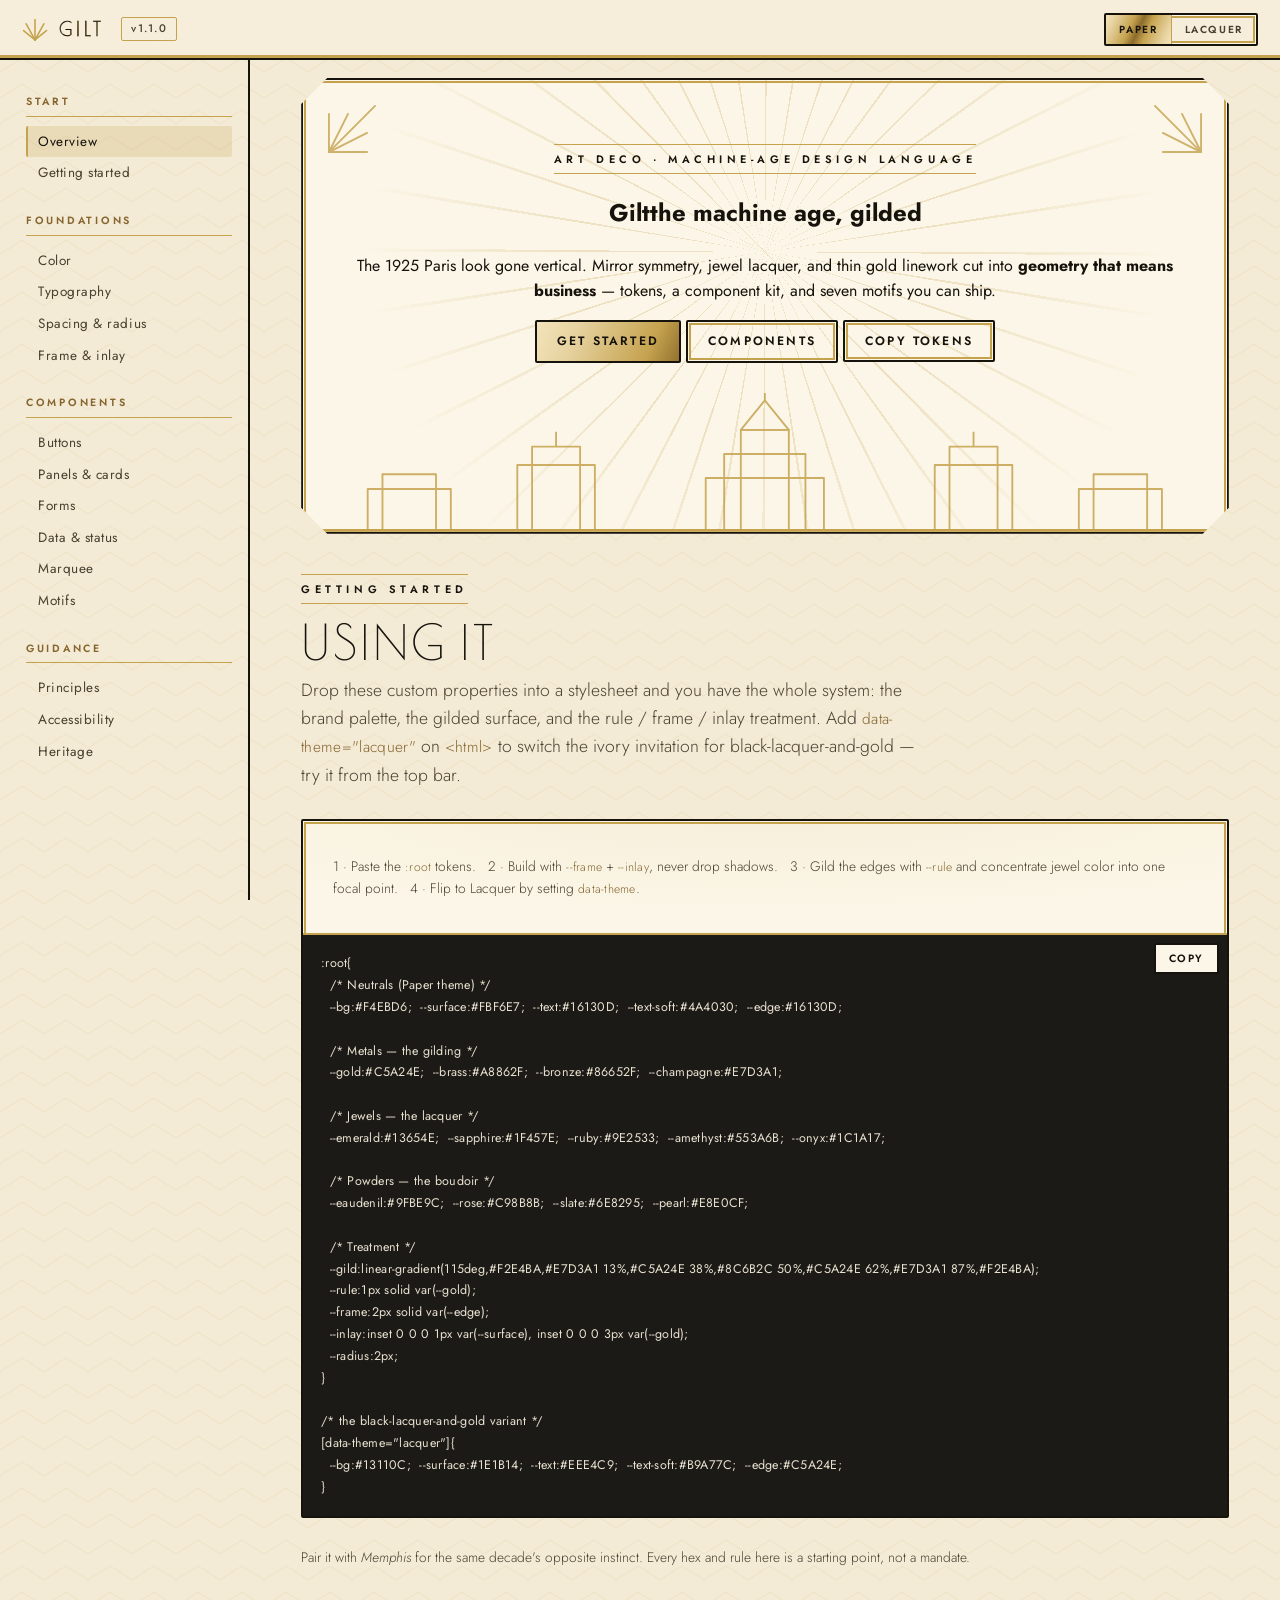
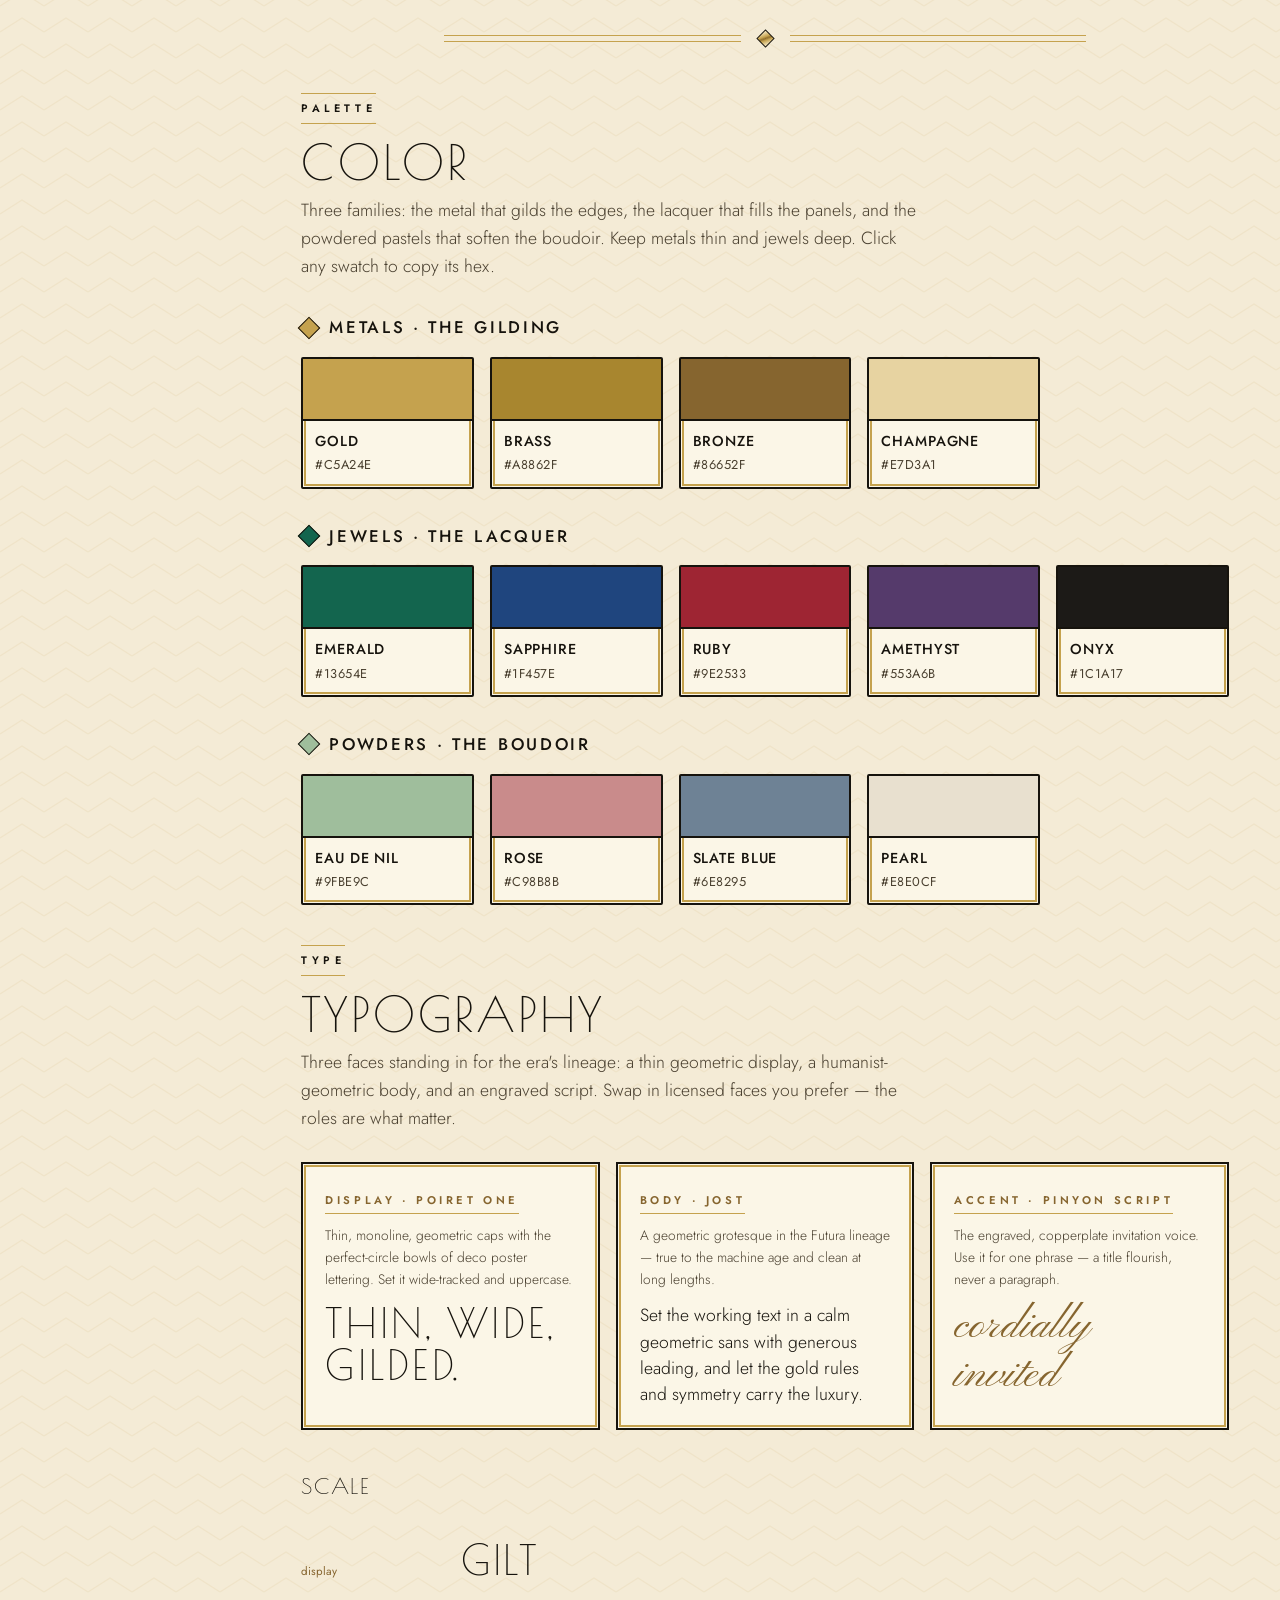
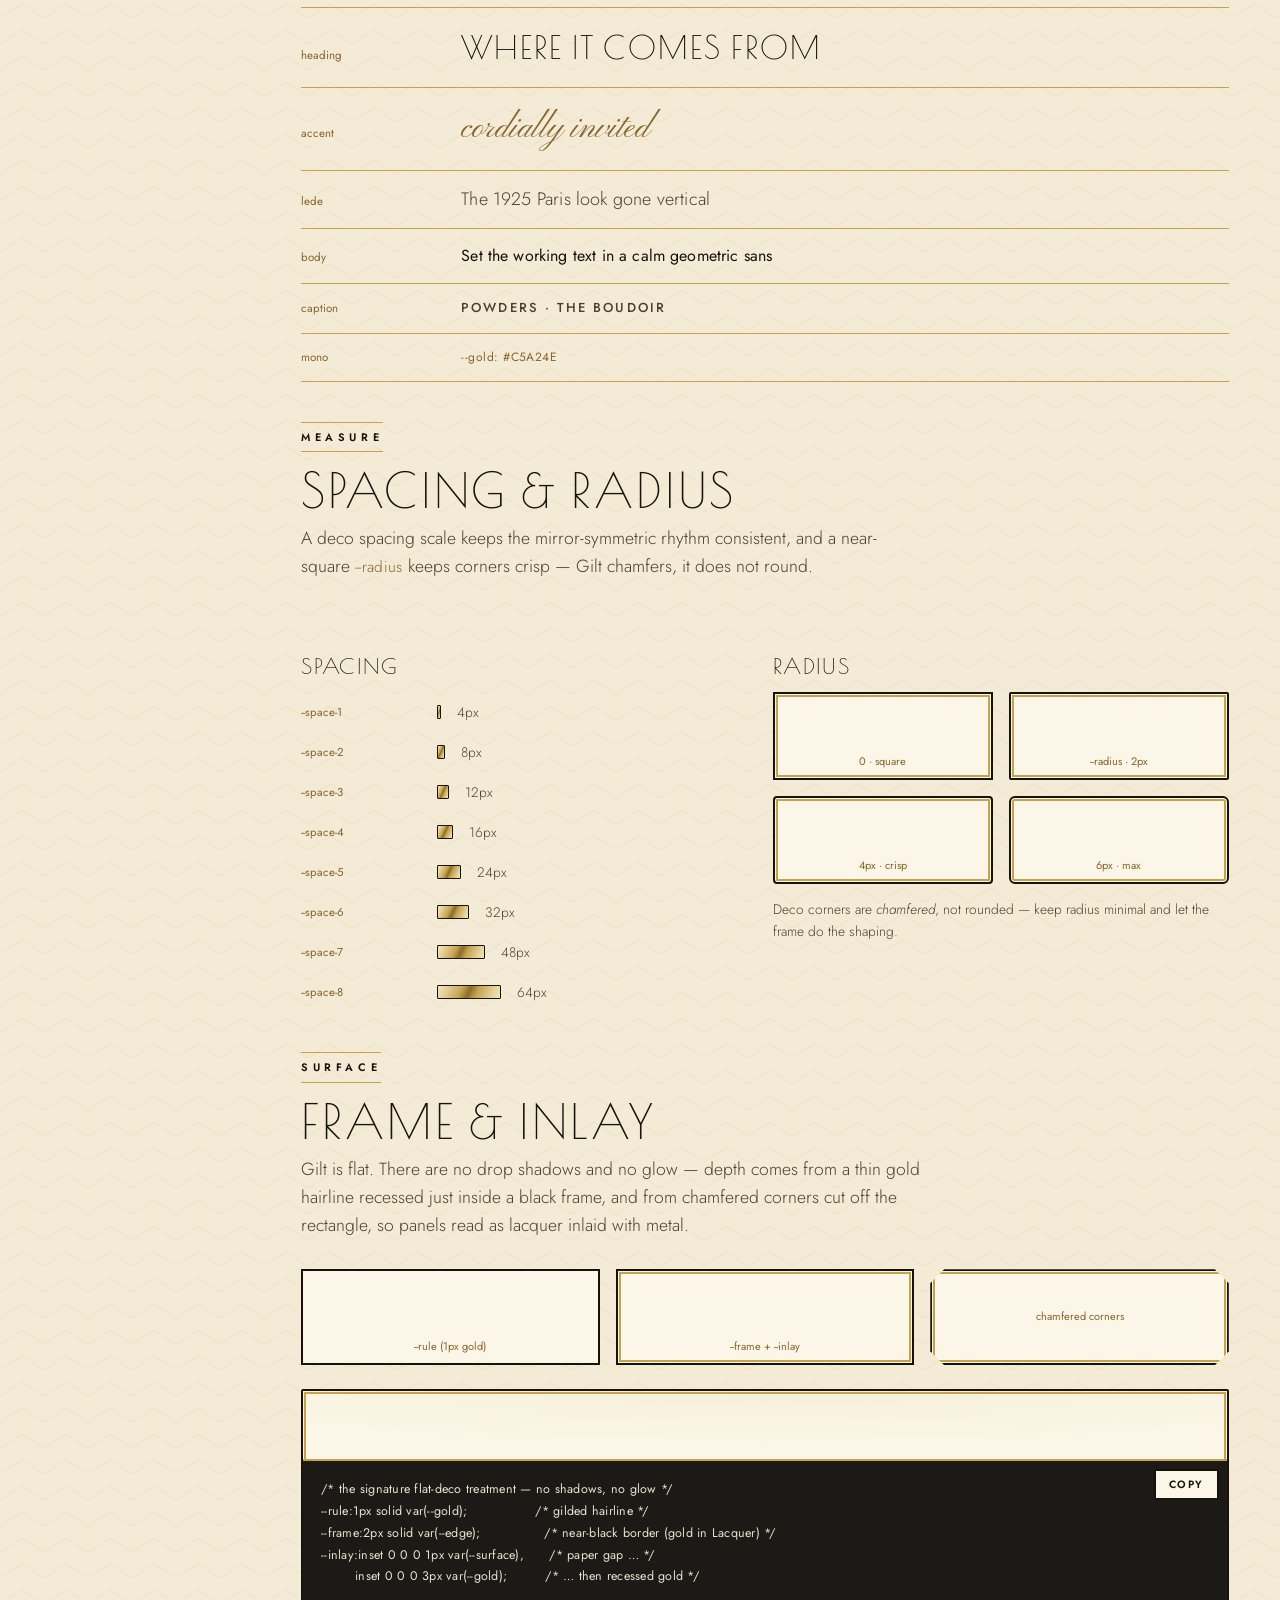
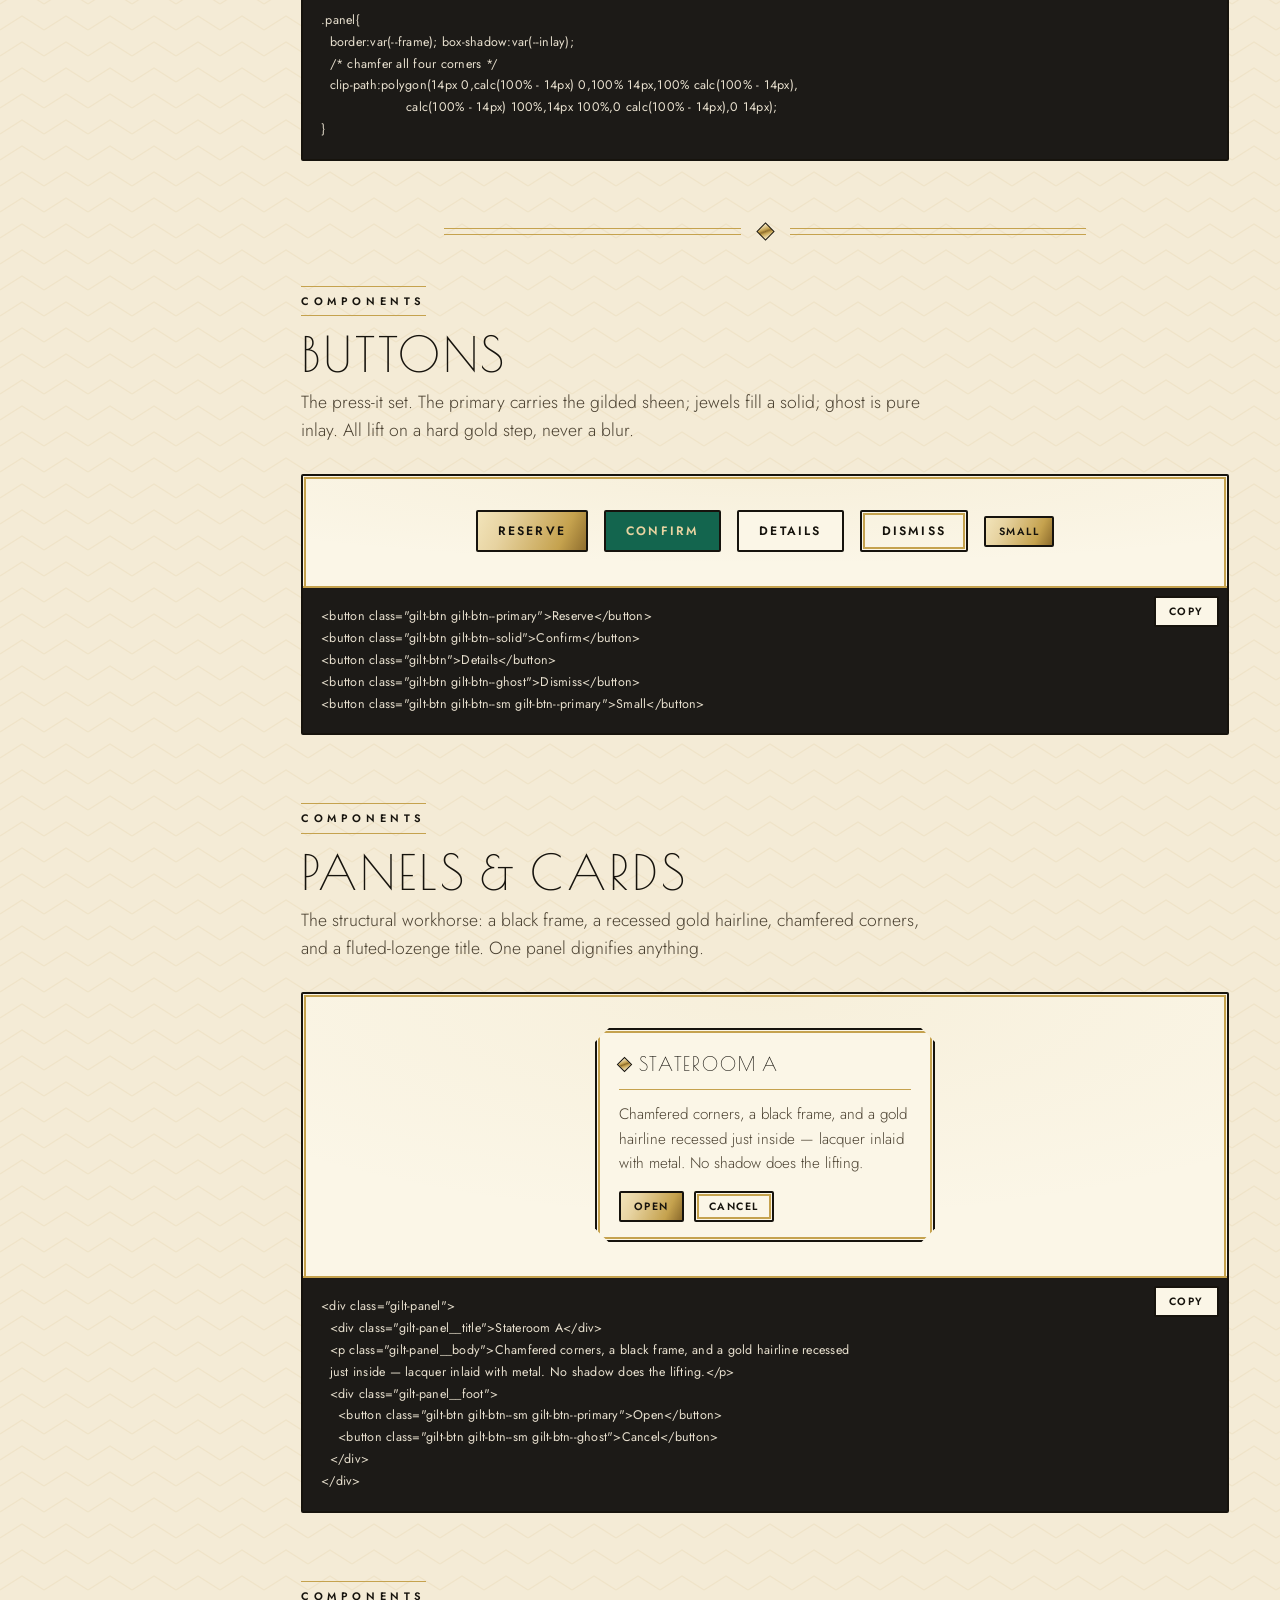
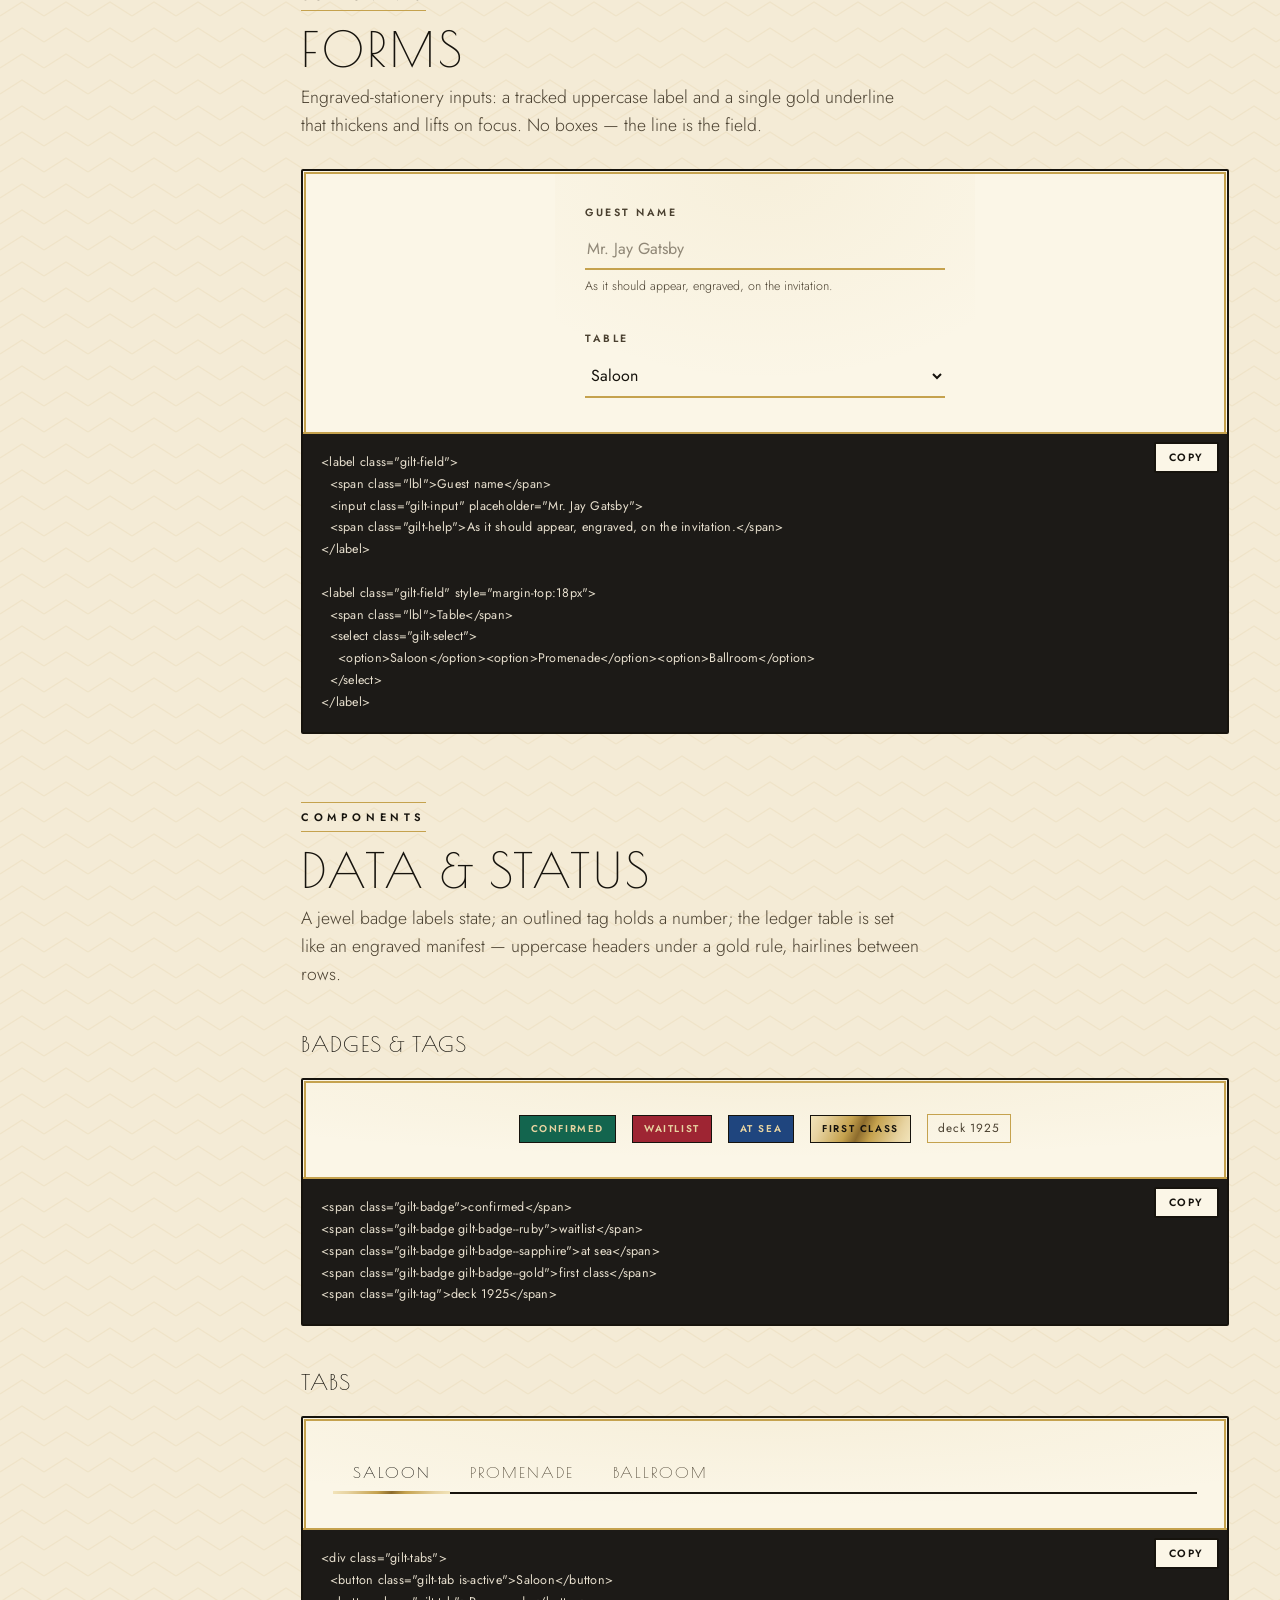
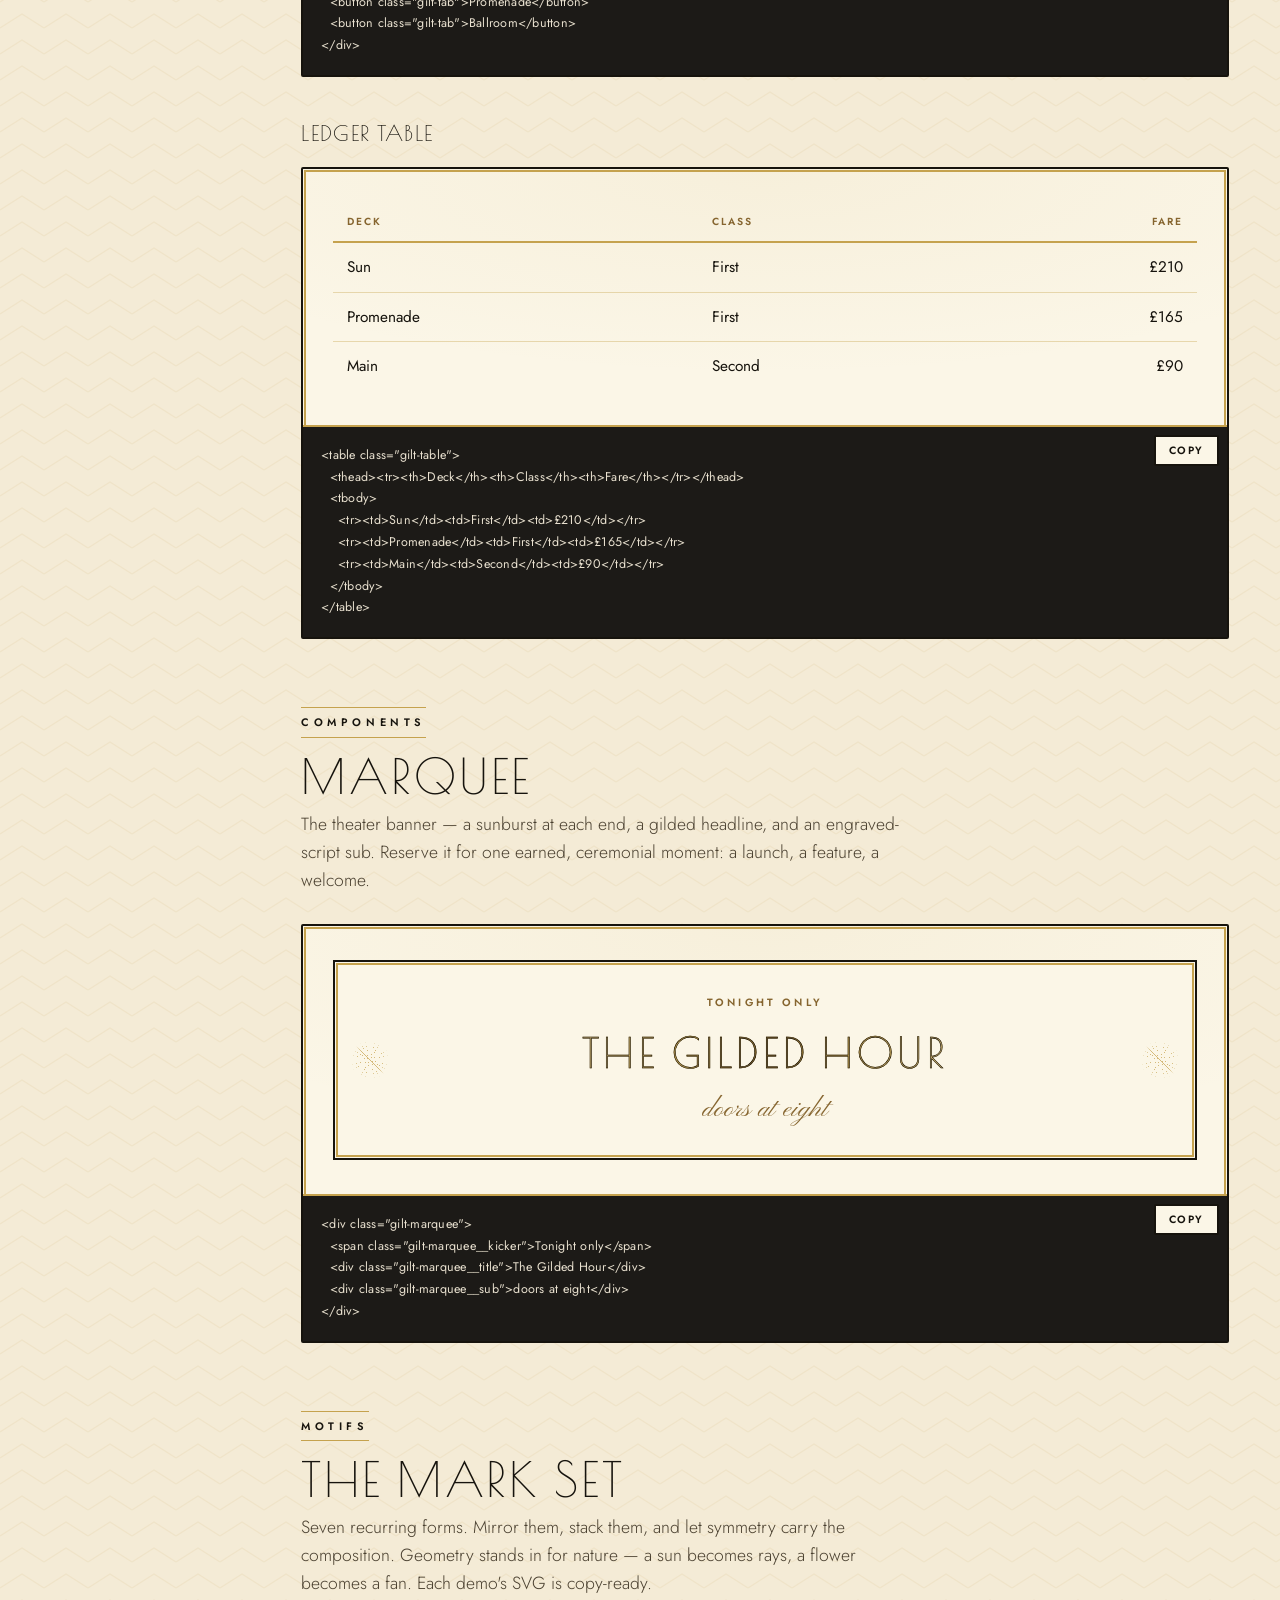
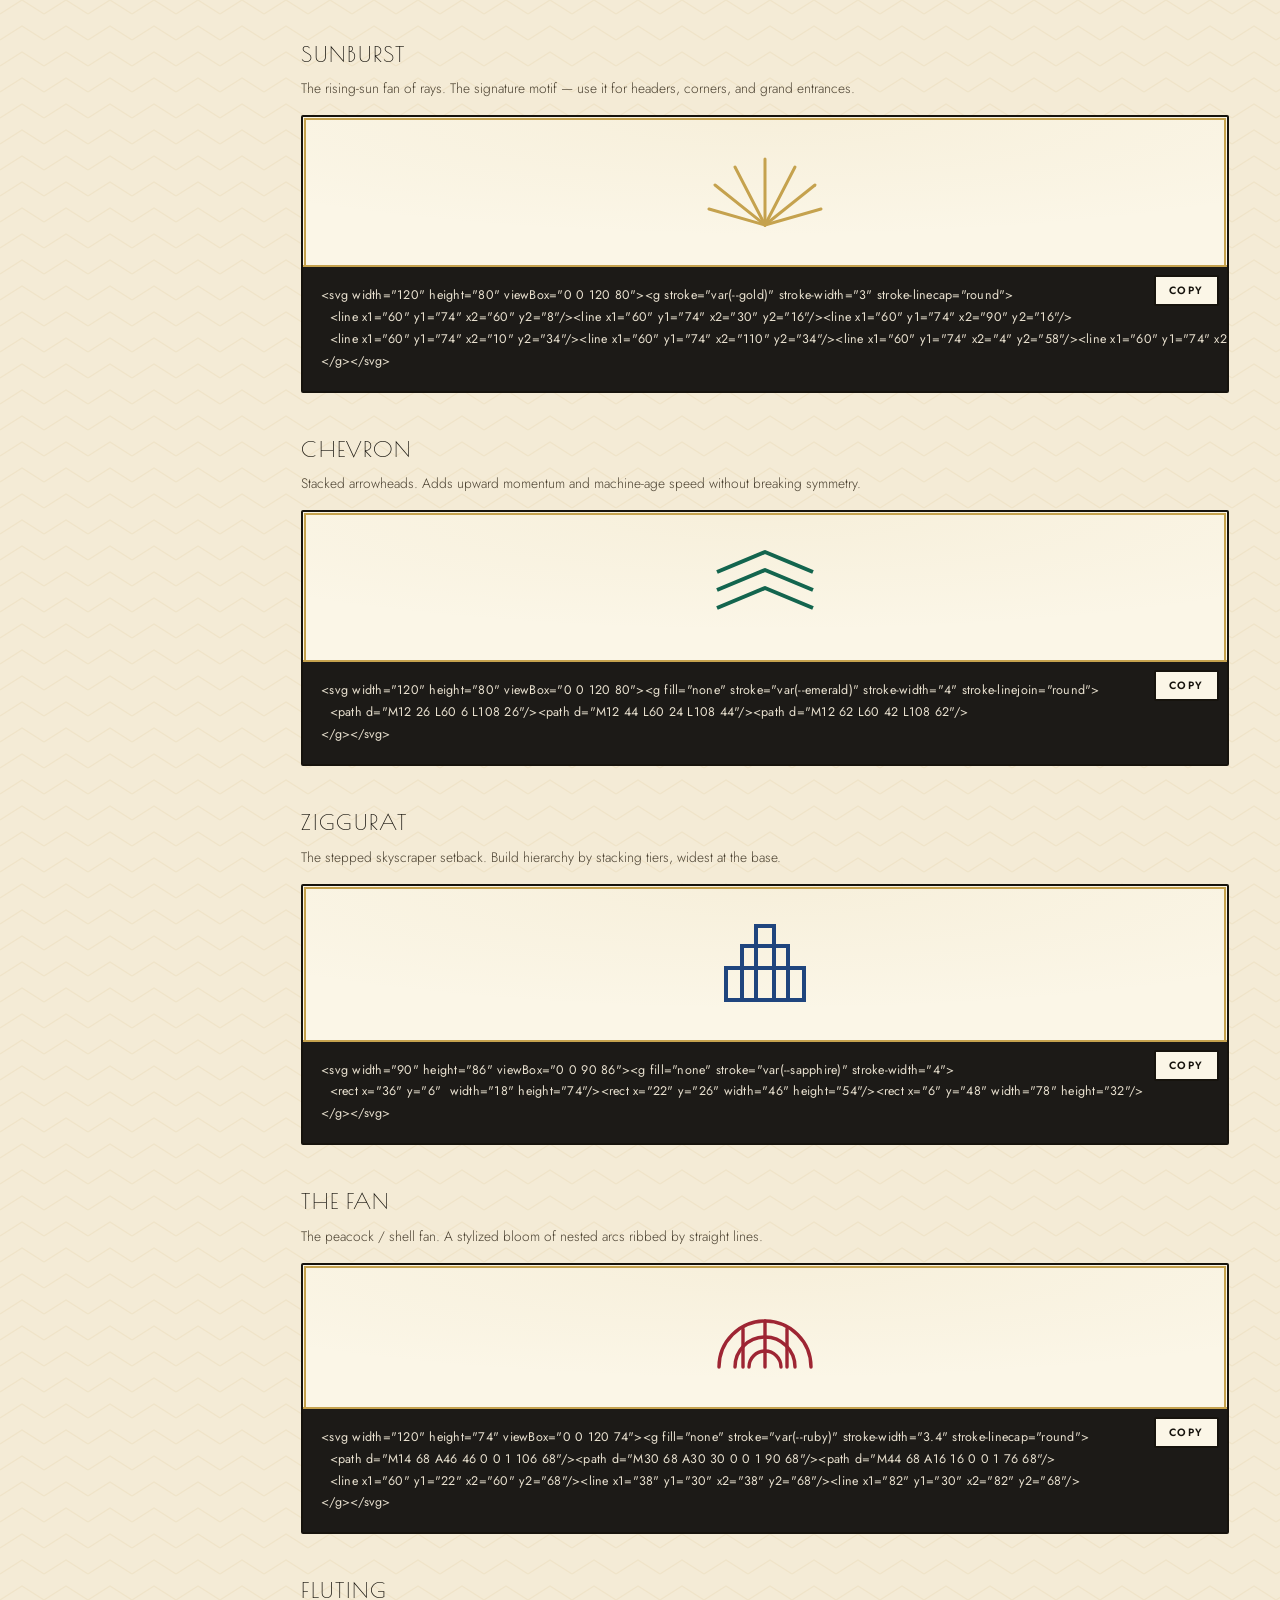
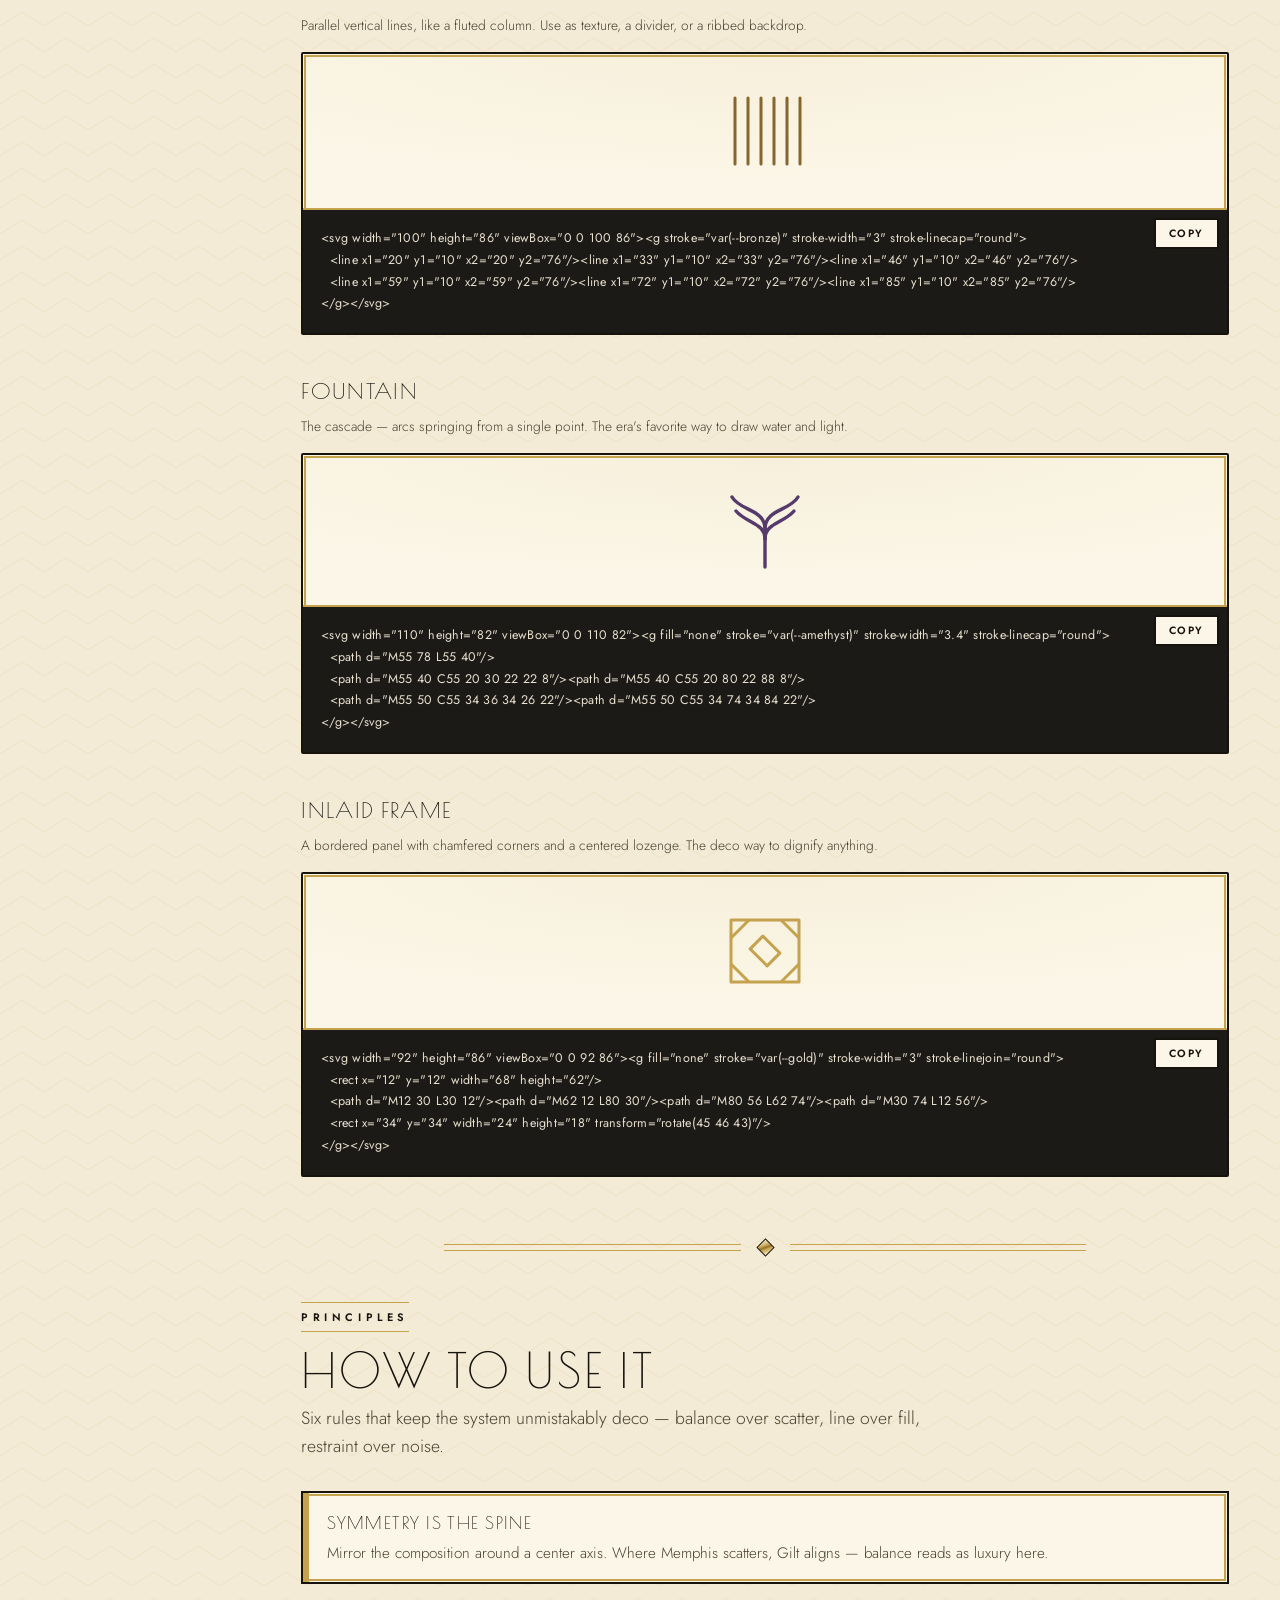
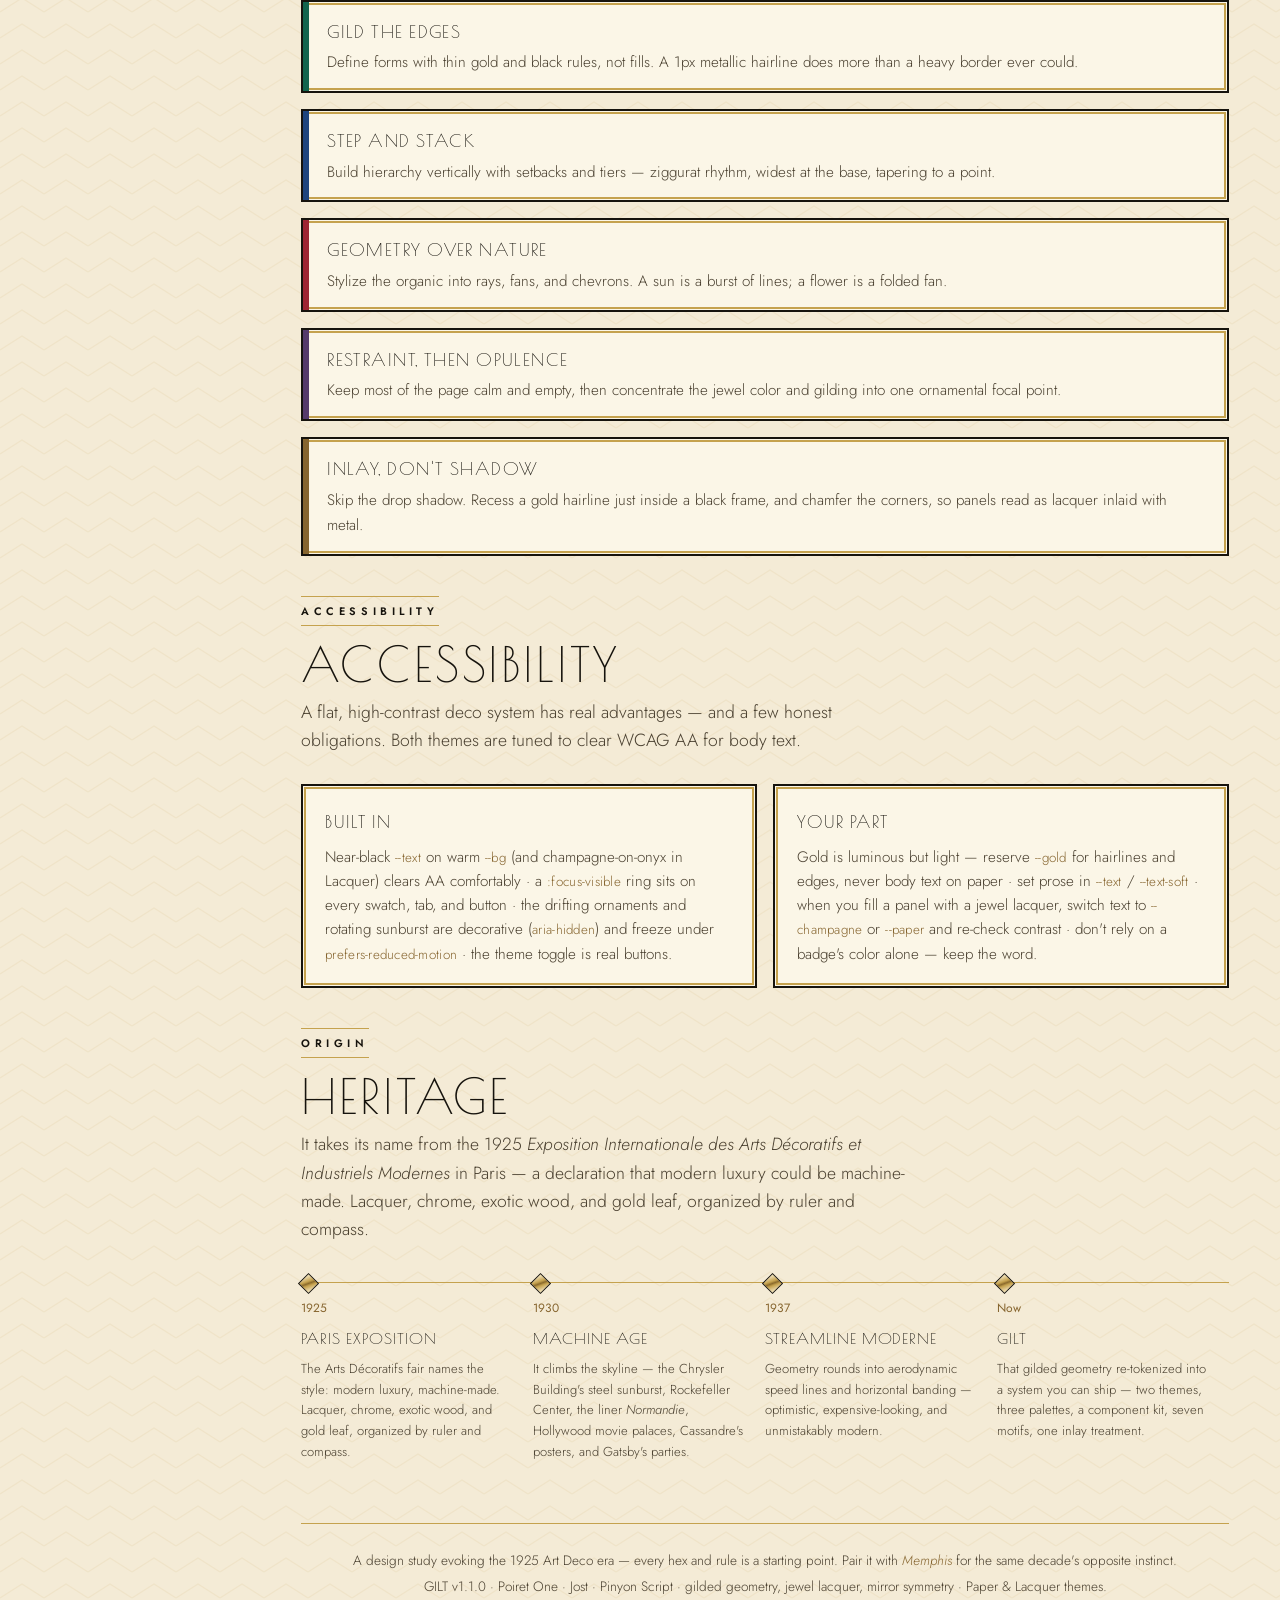
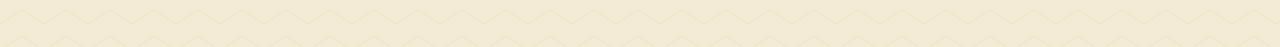
<file: gilt/index.html>
<!DOCTYPE html>
<html lang="en">
<head>
<meta charset="UTF-8">
<meta name="viewport" content="width=device-width, initial-scale=1.0">
<title>GILT — Design Language</title>
<meta name="description" content="GILT: an Art Deco / machine-age design language — gilded geometry, jewel lacquer, mirror symmetry, and a full component kit, from the 1925 Paris Exposition to the Chrysler Building. Paper & Lacquer themes.">
<link rel="preconnect" href="https://fonts.googleapis.com">
<link rel="preconnect" href="https://fonts.gstatic.com" crossorigin>
<link href="https://fonts.googleapis.com/css2?family=Poiret+One&family=Jost:wght@300;400;500;600&family=Pinyon+Script&display=swap" rel="stylesheet">
<style>
  :root{
    /* ===== brand constants (fixed across themes) ===== */
    --ivory:#F4EBD6;
    --gold:#C5A24E; --brass:#A8862F; --bronze:#86652F; --champagne:#E7D3A1;
    --emerald:#13654E; --sapphire:#1F457E; --ruby:#9E2533; --amethyst:#553A6B; --onyx:#1C1A17;
    --eaudenil:#9FBE9C; --rose:#C98B8B; --slate:#6E8295; --pearl:#E8E0CF;

    /* the gilded surface — machine-age metal sheen */
    --gild:linear-gradient(115deg,#F2E4BA 0%,#E7D3A1 13%,#C5A24E 38%,#8C6B2C 50%,#C5A24E 62%,#E7D3A1 87%,#F2E4BA 100%);

    --font-display:'Poiret One',sans-serif;
    --font-body:'Jost',system-ui,sans-serif;
    --font-accent:'Pinyon Script',cursive;
    --radius:2px;

    /* spacing scale (real tokens) */
    --space-1:4px; --space-2:8px; --space-3:12px; --space-4:16px;
    --space-5:24px; --space-6:32px; --space-7:48px; --space-8:64px;

    /* ===== themeable semantics — Paper (default) ===== */
    --bg:#F4EBD6;
    --surface:#FBF6E7;
    --surface-2:#F0E5CA;
    --text:#16130D;
    --text-soft:#4A4030;
    --edge:#16130D;
    --wordmark-stroke:1.5px;
    --topbar:rgba(246,239,221,0.86);

    /* derived treatment — auto-adapts through the vars above */
    --rule:1px solid var(--gold);
    --frame:2px solid var(--edge);
    --inlay:inset 0 0 0 1px var(--surface), inset 0 0 0 3px var(--gold);

    /* chamfer corner size for deco panels */
    --chamf:14px;
  }
  [data-theme="lacquer"]{
    --bg:#13110C;
    --surface:#1E1B14;
    --surface-2:#272117;
    --text:#EEE4C9;
    --text-soft:#B9A77C;
    --edge:#C5A24E;
    --wordmark-stroke:0px;
    --topbar:rgba(20,17,12,0.82);
  }

  *{ box-sizing:border-box; }
  html{ scroll-behavior:smooth; }
  body{
    margin:0;
    background-color:var(--bg);
    background-image:
      url("data:image/svg+xml,%3Csvg xmlns='http://www.w3.org/2000/svg' width='44' height='26' viewBox='0 0 44 26'%3E%3Cpath d='M0 20 L22 6 L44 20' fill='none' stroke='%23C5A24E' stroke-width='1.4' opacity='0.10'/%3E%3C/svg%3E");
    color:var(--text);
    font-family:var(--font-body);
    line-height:1.6;
    -webkit-font-smoothing:antialiased;
    transition:background-color .4s ease, color .4s ease;
  }
  @media (prefers-reduced-motion: reduce){ html{ scroll-behavior:auto; } }

  code,.mono{ font-family:'Jost',ui-monospace,monospace; font-size:.88em; letter-spacing:.02em; color:var(--bronze); }
  ::selection{ background:var(--gold); color:#16130D; }

  .doc-skip{ position:fixed; left:-999px; top:8px; z-index:200; }
  .doc-skip:focus{ left:8px; }
  :focus-visible{ outline:2px solid var(--bronze); outline-offset:2px; }

  /* ============ buttons (component + chrome) ============ */
  .gilt-btn{
    display:inline-flex; align-items:center; gap:8px; cursor:pointer;
    font-family:var(--font-body); font-weight:600; font-size:.76rem; letter-spacing:.18em;
    text-transform:uppercase; text-decoration:none; white-space:nowrap;
    border:2px solid var(--edge); border-radius:var(--radius); padding:10px 20px;
    background:var(--surface); color:var(--text);
    transition:transform .14s ease, box-shadow .14s ease, background-position .5s ease;
  }
  .gilt-btn:hover{ transform:translateY(-2px); box-shadow:0 6px 0 -2px var(--gold); }
  .gilt-btn:active{ transform:translateY(0); box-shadow:none; }
  .gilt-btn--primary{ background:var(--gild); background-size:220% 100%; background-position:0 0; color:#16130D; border-color:var(--edge); }
  .gilt-btn--primary:hover{ background-position:100% 0; box-shadow:0 6px 0 -2px var(--bronze); }
  .gilt-btn--solid{ background:var(--emerald); color:var(--champagne); border-color:var(--edge); }
  .gilt-btn--ghost{ background:transparent; box-shadow:var(--inlay); }
  .gilt-btn--sm{ padding:6px 13px; font-size:.66rem; letter-spacing:.14em; }

  /* ============ top bar ============ */
  .doc-topbar{
    position:sticky; top:0; z-index:50;
    display:flex; align-items:center; gap:16px;
    height:60px; padding:0 22px;
    background:var(--topbar);
    -webkit-backdrop-filter:blur(10px); backdrop-filter:blur(10px);
    border-bottom:2px solid var(--edge); box-shadow:inset 0 -4px 0 -1px var(--gold);
    transition:background .4s ease, border-color .4s ease;
  }
  .doc-brand{ display:inline-flex; align-items:center; gap:11px; flex:0 0 auto; text-decoration:none; }
  .doc-brand svg{ width:26px; height:26px; }
  .doc-brand b{
    font-family:var(--font-display); font-weight:400; font-size:19px; letter-spacing:.2em; text-transform:uppercase;
    color:transparent; background:var(--gild); -webkit-background-clip:text; background-clip:text;
    -webkit-text-stroke:.5px var(--edge);
  }
  .doc-ver{ font-family:var(--font-body); font-weight:500; font-size:11px; letter-spacing:.12em; color:var(--text-soft); border:1px solid var(--gold); padding:2px 9px; border-radius:var(--radius); }
  .doc-topbar .spacer{ flex:1; }

  /* theme toggle (Paper / Lacquer) */
  .theme-toggle{ display:inline-flex; border:2px solid var(--edge); border-radius:var(--radius); overflow:hidden; box-shadow:var(--inlay); }
  .theme-toggle .tgl{
    font-family:var(--font-body); font-weight:600; font-size:.64rem; letter-spacing:.16em; text-transform:uppercase;
    cursor:pointer; border:0; background:transparent; color:var(--text-soft); padding:7px 13px;
  }
  .theme-toggle .tgl + .tgl{ border-left:1px solid var(--gold); }
  .theme-toggle .tgl.is-active{ background:var(--gild); color:#16130D; }

  /* ============ shell: sidebar + content ============ */
  .doc-shell{ display:grid; grid-template-columns:250px minmax(0,1fr); gap:0; max-width:1320px; margin:0 auto; }
  .doc-side{
    position:sticky; top:60px; align-self:start; height:calc(100vh - 60px);
    overflow-y:auto; padding:34px 16px 60px 26px; border-right:2px solid var(--edge);
  }
  .doc-side h4{ font-family:var(--font-body); font-weight:600; font-size:10.5px; letter-spacing:.26em; text-transform:uppercase; color:var(--bronze); margin:24px 0 9px; padding-bottom:5px; border-bottom:var(--rule); }
  .doc-side h4:first-child{ margin-top:0; }
  .doc-side a{ display:block; font-size:13.5px; letter-spacing:.04em; color:var(--text-soft); text-decoration:none; padding:5px 10px; border-radius:var(--radius); border-left:2px solid transparent; }
  .doc-side a:hover{ color:var(--text); background:color-mix(in srgb,var(--gold) 16%, transparent); }
  .doc-side a.is-active{ color:var(--text); border-left-color:var(--gold); background:color-mix(in srgb,var(--gold) 22%, transparent); }

  .doc-main{ padding:0 clamp(20px,4vw,64px) 110px; min-width:0; }
  @media (max-width:900px){
    .doc-shell{ grid-template-columns:1fr; }
    .doc-side{ position:static; height:auto; border-right:0; border-bottom:2px solid var(--edge); display:flex; gap:4px; flex-wrap:wrap; padding:12px 22px; }
    .doc-side h4{ display:none; }
    .doc-side a{ border-left:0; }
  }

  .doc-section{ padding-top:40px; scroll-margin-top:78px; }
  .eyebrow{
    font-family:var(--font-body); font-weight:600; letter-spacing:.42em; text-transform:uppercase;
    font-size:.68rem; display:inline-block; color:var(--text);
    padding:6px 0 5px; border-top:var(--rule); border-bottom:var(--rule);
  }
  .doc-section > h2{ font-family:var(--font-display); font-weight:400; font-size:clamp(2rem,4.8vw,3rem); margin:14px 0 10px; line-height:1; letter-spacing:.06em; text-transform:uppercase; }
  .doc-section > .lede{ color:var(--text-soft); font-size:1.1rem; font-weight:300; max-width:62ch; margin:0 0 30px; }
  .doc-sub{ font-family:var(--font-display); font-weight:400; font-size:1.4rem; letter-spacing:.06em; text-transform:uppercase; margin:38px 0 8px; }
  .small{ font-size:.86rem; color:var(--text-soft); font-weight:300; }

  /* engraved section divider */
  .deco-divider{ display:flex; align-items:center; justify-content:center; gap:18px; margin:64px 0 8px; }
  .deco-divider::before,.deco-divider::after{ content:""; width:min(32%,300px); height:5px; border-top:1px solid var(--gold); border-bottom:1px solid var(--gold); }
  .deco-divider i{ width:13px; height:13px; transform:rotate(45deg); background:var(--gild); border:1px solid var(--edge); flex:0 0 auto; }

  /* ============ HERO ============ */
  .doc-hero{ position:relative; padding:0; margin-top:18px; overflow:hidden;
    border:2px solid var(--edge); box-shadow:var(--inlay); background:var(--surface);
    clip-path:polygon(26px 0,calc(100% - 26px) 0,100% 26px,100% calc(100% - 26px),calc(100% - 26px) 100%,26px 100%,0 calc(100% - 26px),0 26px); }
  .hero-inner{ position:relative; z-index:3; text-align:center; padding:64px 24px 0; }
  .hero-rays{
    position:absolute; z-index:1; left:50%; top:38%; width:860px; height:860px; transform:translate(-50%,-50%);
    pointer-events:none; opacity:.42;
    background:repeating-conic-gradient(from 0deg, color-mix(in srgb,var(--gold) 60%, transparent) 0deg .55deg, transparent .55deg 9deg);
    -webkit-mask:radial-gradient(circle, #000 0, #000 30%, transparent 66%);
            mask:radial-gradient(circle, #000 0, #000 30%, transparent 66%);
  }
  @media (prefers-reduced-motion: no-preference){ .hero-rays{ animation:spin 90s linear infinite; } }
  @keyframes spin{ to{ transform:translate(-50%,-50%) rotate(360deg); } }

  .hero-eyebrow{ position:relative; z-index:3; }
  .hero h1{
    font-family:var(--font-display); font-weight:400; font-size:clamp(4rem,15vw,10rem); line-height:.86; margin:20px 0 0;
    letter-spacing:.06em; text-transform:uppercase;
    color:transparent; background:var(--gild); background-size:220% 100%;
    -webkit-background-clip:text; background-clip:text;
    -webkit-text-stroke:var(--wordmark-stroke) var(--edge);
  }
  @media (prefers-reduced-motion: no-preference){ .hero h1{ animation:sheen 7s linear infinite; } }
  @keyframes sheen{ to{ background-position:220% 0; } }
  .hero .sub{ display:block; font-family:var(--font-accent); -webkit-text-stroke:0; color:var(--bronze); background:none; font-size:clamp(1.9rem,5.5vw,3.4rem); letter-spacing:0; text-transform:none; margin-top:2px; }
  .hero .lede{ color:var(--text-soft); font-size:1.12rem; font-weight:300; max-width:48ch; margin:22px auto 26px; }
  .hero .lede strong{ color:var(--text); font-weight:500; }
  .hero .cta{ display:flex; gap:12px; flex-wrap:wrap; justify-content:center; }
  .hero-skyline{ position:relative; z-index:2; display:block; width:100%; height:auto; margin-top:30px; }
  .hero-skyline svg{ display:block; width:100%; height:auto; }
  /* drifting corner ornaments */
  .float{ position:absolute; z-index:2; pointer-events:none; opacity:.8; }
  .f1{ top:18px; left:18px; } .f2{ top:18px; right:18px; transform:scaleX(-1); }
  @media (prefers-reduced-motion: no-preference){
    .f1{ animation:drift 9s ease-in-out infinite; }
    .f2{ animation:driftMirror 9s ease-in-out infinite; }
  }
  @keyframes drift{ 50%{ transform:translateY(-10px); } }
  @keyframes driftMirror{ 0%,100%{ transform:scaleX(-1) translateY(0); } 50%{ transform:scaleX(-1) translateY(-10px); } }
  @media (max-width:560px){ .float{ display:none; } }

  /* ============ example: live demo + code ============ */
  .doc-example{ border:var(--frame); box-shadow:var(--inlay); border-radius:var(--radius); overflow:hidden; margin:16px 0 28px; background:var(--surface); }
  .doc-demo{ padding:34px 30px; display:flex; flex-wrap:wrap; gap:16px; align-items:center; justify-content:center;
    background-image:radial-gradient(120% 130% at 50% 0%, color-mix(in srgb,var(--gold) 8%, transparent), transparent 62%); }
  .doc-demo.col{ flex-direction:column; align-items:stretch; }
  .doc-codewrap{ position:relative; border-top:2px solid var(--gold); }
  .doc-code{ margin:0; padding:18px; overflow-x:auto; background:var(--onyx); }
  .doc-code code{ font-family:'Jost',ui-monospace,monospace; font-size:12.5px; line-height:1.7; color:#E8E0CF; white-space:pre; }
  .doc-copy{ position:absolute; top:8px; right:8px; }

  /* ============ color swatches ============ */
  .doc-swatches{ display:grid; grid-template-columns:repeat(auto-fill,minmax(150px,1fr)); gap:16px; }
  .doc-swatch{
    text-align:left; cursor:pointer; border:var(--frame); box-shadow:var(--inlay); border-radius:var(--radius); overflow:hidden;
    background:var(--surface); font:inherit; color:var(--text); padding:0;
    transition:transform .14s ease, box-shadow .14s ease;
  }
  .doc-swatch:hover,.doc-swatch:focus-visible{ transform:translateY(-3px); box-shadow:var(--inlay),0 8px 0 -2px var(--gold); outline:none; }
  .doc-swatch:active{ transform:translateY(0); }
  .doc-swatch .cap{ display:block; height:62px; border-bottom:var(--frame); }
  .doc-swatch .m{ display:block; padding:9px 12px 11px; }
  .doc-swatch .m .k{ display:block; font-size:.9rem; font-weight:500; letter-spacing:.06em; text-transform:uppercase; }
  .doc-swatch .m .v{ display:block; font-family:'Jost',ui-monospace,monospace; font-size:.8rem; letter-spacing:.04em; color:var(--text-soft); margin-top:2px; }

  .fam-label{ font-family:var(--font-body); font-weight:500; font-size:1.05rem; letter-spacing:.16em; text-transform:uppercase; margin:34px 0 16px; display:flex; align-items:center; gap:12px; }
  .fam-label::before{ content:""; width:14px; height:14px; transform:rotate(45deg); border:1px solid var(--edge); display:inline-block; }
  .fam-metal::before{ background:var(--gold); }
  .fam-jewel::before{ background:var(--emerald); }
  .fam-powder::before{ background:var(--eaudenil); }

  /* ============ scales ============ */
  .doc-scale-row{ display:flex; align-items:baseline; gap:20px; padding:14px 0; border-bottom:var(--rule); }
  .doc-scale-row .tk{ font-family:'Jost',ui-monospace,monospace; font-size:11.5px; color:var(--bronze); width:140px; flex:0 0 auto; }
  .doc-space-row{ display:flex; align-items:center; gap:16px; padding:9px 0; }
  .doc-space-row .tk{ font-family:'Jost',ui-monospace,monospace; font-size:11.5px; color:var(--bronze); width:120px; flex:0 0 auto; }
  .doc-space-row .bar{ height:14px; background:var(--gild); border:1px solid var(--edge); border-radius:1px; }

  .doc-grid{ display:grid; gap:16px; }
  .doc-grid.two{ grid-template-columns:1fr 1fr; }
  .doc-grid.three{ grid-template-columns:repeat(3,1fr); }
  @media (max-width:720px){ .doc-grid.two,.doc-grid.three{ grid-template-columns:1fr; } }

  .doc-card{ border:var(--frame); box-shadow:var(--inlay); background:var(--surface); padding:22px 22px 20px; }
  .doc-card h3{ font-family:var(--font-display); font-weight:400; font-size:1.1rem; letter-spacing:.08em; text-transform:uppercase; margin:0 0 8px; }
  .doc-card p{ margin:0; font-size:.95rem; color:var(--text-soft); font-weight:300; }
  .doc-card .role{ font-size:.7rem; font-weight:600; letter-spacing:.32em; text-transform:uppercase; color:var(--bronze); border-bottom:var(--rule); display:inline-block; padding-bottom:3px; }
  .doc-card .face{ font-size:.86rem; color:var(--text-soft); margin:10px 0 12px; font-weight:300; }
  .samp-display{ font-family:var(--font-display); font-weight:400; font-size:clamp(1.8rem,5vw,2.6rem); line-height:1; letter-spacing:.08em; text-transform:uppercase; }
  .samp-body{ font-family:var(--font-body); font-weight:300; font-size:1.1rem; line-height:1.5; }
  .samp-accent{ font-family:var(--font-accent); font-size:clamp(2rem,5.5vw,2.8rem); color:var(--bronze); line-height:1.1; }

  /* frame & inlay demos */
  .doc-frame-demo{ height:96px; border:var(--frame); box-shadow:var(--inlay); background:var(--surface); display:grid; place-items:end center; padding-bottom:8px; font-family:'Jost',ui-monospace,monospace; font-size:11px; color:var(--bronze); }
  .doc-radius-demo{ height:88px; border:var(--frame); box-shadow:var(--inlay); background:var(--surface); display:grid; place-items:end center; padding-bottom:8px; font-family:'Jost',ui-monospace,monospace; font-size:11px; color:var(--bronze); }
  .doc-chamfer-demo{ height:96px; border:var(--frame); box-shadow:var(--inlay); background:var(--surface); display:grid; place-items:center; font-family:'Jost',ui-monospace,monospace; font-size:11px; color:var(--bronze);
    clip-path:polygon(var(--chamf) 0,calc(100% - var(--chamf)) 0,100% var(--chamf),100% calc(100% - var(--chamf)),calc(100% - var(--chamf)) 100%,var(--chamf) 100%,0 calc(100% - var(--chamf)),0 var(--chamf)); }

  /* ============ component library (.gilt-*) ============ */
  .gilt-panel{ position:relative; background:var(--surface); border:2px solid var(--edge); box-shadow:var(--inlay); padding:20px 22px 18px; max-width:340px;
    clip-path:polygon(var(--chamf) 0,calc(100% - var(--chamf)) 0,100% var(--chamf),100% calc(100% - var(--chamf)),calc(100% - var(--chamf)) 100%,var(--chamf) 100%,0 calc(100% - var(--chamf)),0 var(--chamf)); }
  .gilt-panel__title{ font-family:var(--font-display); font-weight:400; font-size:1.15rem; letter-spacing:.1em; text-transform:uppercase; padding-bottom:10px; margin-bottom:12px; border-bottom:var(--rule); display:flex; align-items:center; gap:9px; }
  .gilt-panel__title::before{ content:""; width:9px; height:9px; transform:rotate(45deg); background:var(--gild); border:1px solid var(--edge); }
  .gilt-panel__body{ margin:0 0 16px; font-size:.95rem; font-weight:300; color:var(--text-soft); }
  .gilt-panel__foot{ display:flex; gap:10px; }

  .gilt-field{ display:block; max-width:380px; }
  .gilt-field .lbl{ display:block; font-family:var(--font-body); font-weight:600; font-size:.66rem; letter-spacing:.24em; text-transform:uppercase; color:var(--text-soft); margin-bottom:7px; }
  .gilt-input,.gilt-select{ width:100%; font-family:var(--font-body); font-size:1rem; color:var(--text); background:transparent; border:0; border-bottom:2px solid var(--gold); padding:8px 2px; outline:none; transition:border-color .2s, box-shadow .2s; }
  .gilt-input::placeholder{ color:var(--text-soft); opacity:.6; }
  .gilt-input:focus,.gilt-select:focus{ border-bottom-color:var(--bronze); box-shadow:0 2px 0 0 var(--gold); }
  .gilt-help{ display:block; font-size:.78rem; color:var(--text-soft); margin-top:7px; font-weight:300; }

  .gilt-badge{ display:inline-flex; align-items:center; gap:6px; font-family:var(--font-body); font-weight:600; font-size:.62rem; letter-spacing:.16em; text-transform:uppercase; color:var(--champagne); background:var(--emerald); border:1px solid var(--edge); padding:5px 11px; }
  .gilt-badge--ruby{ background:var(--ruby); }
  .gilt-badge--sapphire{ background:var(--sapphire); }
  .gilt-badge--amethyst{ background:var(--amethyst); }
  .gilt-badge--gold{ background:var(--gild); color:#16130D; }
  .gilt-tag{ display:inline-flex; align-items:center; font-family:'Jost',ui-monospace,monospace; font-size:.74rem; letter-spacing:.08em; color:var(--text-soft); border:1px solid var(--gold); padding:4px 10px; }

  .gilt-tabs{ display:flex; flex-wrap:wrap; border-bottom:2px solid var(--edge); }
  .gilt-tab{ font-family:var(--font-display); letter-spacing:.12em; text-transform:uppercase; font-size:.98rem; padding:11px 20px; background:none; border:0; color:var(--text-soft); cursor:pointer; position:relative; }
  .gilt-tab:hover{ color:var(--text); }
  .gilt-tab.is-active{ color:var(--text); }
  .gilt-tab.is-active::after{ content:""; position:absolute; left:0; right:0; bottom:-2px; height:3px; background:var(--gild); }

  .gilt-table{ width:100%; border-collapse:collapse; font-family:var(--font-body); }
  .gilt-table th{ font-weight:600; font-size:.64rem; letter-spacing:.2em; text-transform:uppercase; color:var(--bronze); text-align:left; padding:11px 14px; border-bottom:2px solid var(--gold); }
  .gilt-table th:last-child,.gilt-table td:last-child{ text-align:right; }
  .gilt-table td{ padding:12px 14px; border-bottom:1px solid color-mix(in srgb,var(--gold) 38%, transparent); font-size:.96rem; color:var(--text); }
  .gilt-table tbody tr:last-child td{ border-bottom:0; }
  .gilt-table tbody tr:hover td{ background:color-mix(in srgb,var(--gold) 9%, transparent); }

  .gilt-marquee{ position:relative; width:100%; text-align:center; border:2px solid var(--edge); box-shadow:var(--inlay); background:var(--surface); padding:26px 64px; overflow:hidden; }
  .gilt-marquee::before,.gilt-marquee::after{ content:""; position:absolute; top:50%; width:42px; height:42px; transform:translateY(-50%);
    background:repeating-conic-gradient(from 0deg, var(--gold) 0deg 1deg, transparent 1deg 15deg);
    -webkit-mask:radial-gradient(circle,#000 0,#000 42%,transparent 66%); mask:radial-gradient(circle,#000 0,#000 42%,transparent 66%); opacity:.7; }
  .gilt-marquee::before{ left:14px; } .gilt-marquee::after{ right:14px; }
  .gilt-marquee__kicker{ font-family:var(--font-body); font-weight:600; font-size:.66rem; letter-spacing:.3em; text-transform:uppercase; color:var(--bronze); }
  .gilt-marquee__title{ font-family:var(--font-display); font-weight:400; font-size:clamp(1.8rem,5vw,2.6rem); letter-spacing:.1em; text-transform:uppercase; margin:6px 0 2px;
    color:transparent; background:var(--gild); -webkit-background-clip:text; background-clip:text; -webkit-text-stroke:.6px var(--edge); }
  [data-theme="lacquer"] .gilt-marquee__title{ -webkit-text-stroke-width:0; }
  .gilt-marquee__sub{ font-family:var(--font-accent); font-size:1.7rem; color:var(--bronze); }

  /* ============ principles ============ */
  .rules{ list-style:none; padding:0; margin:0; display:grid; gap:16px; }
  .rules li{ background:var(--surface); border:var(--frame); box-shadow:var(--inlay); padding:16px 20px 16px 24px; position:relative; }
  .rules li::before{ content:""; position:absolute; left:0; top:0; bottom:0; width:6px; background:var(--gold); }
  .rules li b{ font-family:var(--font-display); font-weight:400; font-size:1.12rem; letter-spacing:.08em; text-transform:uppercase; display:block; margin-bottom:3px; }
  .rules li span{ font-size:.95rem; color:var(--text-soft); font-weight:300; }
  .rules li:nth-child(6n+1)::before{ background:var(--gold); }
  .rules li:nth-child(6n+2)::before{ background:var(--emerald); }
  .rules li:nth-child(6n+3)::before{ background:var(--sapphire); }
  .rules li:nth-child(6n+4)::before{ background:var(--ruby); }
  .rules li:nth-child(6n+5)::before{ background:var(--amethyst); }
  .rules li:nth-child(6n+6)::before{ background:var(--bronze); }

  /* ============ heritage timeline ============ */
  .doc-timeline{ display:grid; grid-template-columns:repeat(4,1fr); }
  @media (max-width:760px){ .doc-timeline{ grid-template-columns:1fr 1fr; gap:26px 0; } }
  .doc-node{ position:relative; padding:26px 20px 0 0; }
  .doc-node::before{ content:""; position:absolute; top:9px; left:0; right:0; height:1px; background:var(--gold); }
  .doc-node::after{ content:""; position:absolute; top:3px; left:0; width:13px; height:13px; transform:rotate(45deg); background:var(--gild); border:1px solid var(--edge); }
  .doc-node .y{ font-family:'Jost',ui-monospace,monospace; font-size:12px; color:var(--bronze); }
  .doc-node .n{ font-family:var(--font-display); font-weight:400; letter-spacing:.06em; text-transform:uppercase; font-size:1rem; margin:8px 0 7px; }
  .doc-node .d{ font-size:13px; color:var(--text-soft); font-weight:300; }

  .doc-foot{ margin-top:60px; padding-top:24px; border-top:var(--rule); font-size:.85rem; color:var(--text-soft); font-weight:300; line-height:1.9; text-align:center; }
  .doc-foot em{ color:var(--bronze); }

  /* ============ toast ============ */
  .doc-toasts{ position:fixed; left:0; right:0; bottom:24px; z-index:90; display:flex; flex-direction:column; align-items:center; gap:8px; pointer-events:none; }
  .doc-toast{ pointer-events:auto; background:var(--onyx); color:var(--pearl); border:1px solid var(--gold); box-shadow:var(--inlay); border-radius:var(--radius); padding:10px 16px; font-size:13px; letter-spacing:.04em; opacity:0; transform:translateY(10px); transition:opacity .26s, transform .26s; }
  .doc-toast.show{ opacity:1; transform:none; }
  .doc-toast b{ color:var(--champagne); }

  @media (max-width:560px){ .doc-main{ padding:0 16px 80px; } .hero-inner{ padding-top:44px; } }
</style>
</head>
<body>

<a class="doc-skip gilt-btn gilt-btn--sm" href="#overview">Skip to content</a>

<!-- top bar -->
<header class="doc-topbar">
  <a class="doc-brand" href="#overview" aria-label="Gilt">
    <svg viewBox="0 0 100 100" aria-hidden="true"><g stroke="var(--gold)" stroke-width="6" stroke-linecap="round">
      <line x1="50" y1="92" x2="50" y2="14"/><line x1="50" y1="92" x2="16" y2="30"/><line x1="50" y1="92" x2="84" y2="30"/>
      <line x1="50" y1="92" x2="6" y2="56"/><line x1="50" y1="92" x2="94" y2="56"/>
    </g></svg>
    <b>Gilt</b>
  </a>
  <span class="doc-ver">v1.1.0</span>
  <span class="spacer"></span>
  <div class="theme-toggle" role="group" aria-label="Surface theme">
    <button class="tgl is-active" type="button" data-theme-set="paper">Paper</button>
    <button class="tgl" type="button" data-theme-set="lacquer">Lacquer</button>
  </div>
</header>

<div class="doc-shell">
  <!-- sidebar -->
  <nav class="doc-side" aria-label="Sections">
    <h4>Start</h4>
    <a href="#overview" class="is-active">Overview</a>
    <a href="#install">Getting started</a>
    <h4>Foundations</h4>
    <a href="#color">Color</a>
    <a href="#type">Typography</a>
    <a href="#space">Spacing &amp; radius</a>
    <a href="#elevation">Frame &amp; inlay</a>
    <h4>Components</h4>
    <a href="#buttons">Buttons</a>
    <a href="#panels">Panels &amp; cards</a>
    <a href="#forms">Forms</a>
    <a href="#data">Data &amp; status</a>
    <a href="#marquee">Marquee</a>
    <a href="#motifs">Motifs</a>
    <h4>Guidance</h4>
    <a href="#principles">Principles</a>
    <a href="#a11y">Accessibility</a>
    <a href="#heritage">Heritage</a>
  </nav>

  <main class="doc-main">

    <!-- OVERVIEW / HERO -->
    <section class="doc-section doc-hero" id="overview">
      <svg class="float f1" width="62" height="62" viewBox="0 0 78 78" aria-hidden="true">
        <g stroke="var(--gold)" stroke-width="2.4" stroke-linecap="round">
          <line x1="10" y1="68" x2="68" y2="10"/><line x1="10" y1="68" x2="10" y2="20"/><line x1="10" y1="68" x2="58" y2="68"/>
          <line x1="10" y1="68" x2="34" y2="20"/><line x1="10" y1="68" x2="58" y2="44"/>
        </g>
      </svg>
      <svg class="float f2" width="62" height="62" viewBox="0 0 78 78" aria-hidden="true">
        <g stroke="var(--gold)" stroke-width="2.4" stroke-linecap="round">
          <line x1="10" y1="68" x2="68" y2="10"/><line x1="10" y1="68" x2="10" y2="20"/><line x1="10" y1="68" x2="58" y2="68"/>
          <line x1="10" y1="68" x2="34" y2="20"/><line x1="10" y1="68" x2="58" y2="44"/>
        </g>
      </svg>
      <div class="hero-rays" aria-hidden="true"></div>

      <div class="hero-inner">
        <span class="eyebrow hero-eyebrow">Art Deco · machine-age design language</span>
        <h1>Gilt<span class="sub">the machine age, gilded</span></h1>
        <p class="lede">The 1925 Paris look gone vertical. Mirror symmetry, jewel lacquer, and thin gold linework cut into <strong>geometry that means business</strong> — tokens, a component kit, and seven motifs you can ship.</p>
        <div class="cta">
          <a class="gilt-btn gilt-btn--primary" href="#install">Get started</a>
          <a class="gilt-btn gilt-btn--ghost" href="#buttons">Components</a>
          <button class="gilt-btn gilt-btn--ghost" id="copyInstall" type="button">Copy tokens</button>
        </div>
      </div>

      <!-- symmetric machine-age skyline -->
      <div class="hero-skyline" aria-hidden="true">
        <svg viewBox="0 0 1000 150" preserveAspectRatio="xMidYMax meet">
          <g fill="none" stroke="var(--gold)" stroke-width="2" stroke-linejoin="round" opacity="0.85">
            <!-- left short tower -->
            <rect x="70" y="104" width="90" height="46"/><rect x="86" y="88" width="58" height="62"/>
            <!-- left medium tower -->
            <rect x="232" y="78" width="84" height="72"/><rect x="248" y="58" width="52" height="92"/><line x1="274" y1="42" x2="274" y2="58"/>
            <!-- central tall tower (Chrysler-ish setbacks) -->
            <rect x="436" y="92" width="128" height="58"/><rect x="456" y="66" width="88" height="84"/><rect x="474" y="40" width="52" height="110"/>
            <path d="M474 40 L500 8 L526 40 Z"/><line x1="500" y1="8" x2="500" y2="-4"/>
            <!-- right medium tower -->
            <rect x="684" y="78" width="84" height="72"/><rect x="700" y="58" width="52" height="92"/><line x1="726" y1="42" x2="726" y2="58"/>
            <!-- right short tower -->
            <rect x="840" y="104" width="90" height="46"/><rect x="856" y="88" width="58" height="62"/>
            <!-- ground rule -->
            <line x1="0" y1="150" x2="1000" y2="150" stroke-width="3"/>
          </g>
        </svg>
      </div>
    </section>

    <!-- GETTING STARTED -->
    <section class="doc-section" id="install">
      <span class="eyebrow">Getting started</span>
      <h2>Using it</h2>
      <p class="lede">Drop these custom properties into a stylesheet and you have the whole system: the brand palette, the gilded surface, and the rule / frame / inlay treatment. Add <code class="mono">data-theme="lacquer"</code> on <code class="mono">&lt;html&gt;</code> to switch the ivory invitation for black-lacquer-and-gold — try it from the top bar.</p>

      <div class="doc-example" data-static>
        <div class="doc-demo col">
          <p class="small" style="margin:0">1 · Paste the <code class="mono">:root</code> tokens. &nbsp; 2 · Build with <code class="mono">--frame</code> + <code class="mono">--inlay</code>, never drop shadows. &nbsp; 3 · Gild the edges with <code class="mono">--rule</code> and concentrate jewel color into one focal point. &nbsp; 4 · Flip to Lacquer by setting <code class="mono">data-theme</code>.</p>
        </div>
        <div class="doc-codewrap">
          <pre class="doc-code"><code></code></pre>
          <script type="text/plain" class="doc-snippet">
:root{
  /* Neutrals (Paper theme) */
  --bg:#F4EBD6;  --surface:#FBF6E7;  --text:#16130D;  --text-soft:#4A4030;  --edge:#16130D;

  /* Metals — the gilding */
  --gold:#C5A24E;  --brass:#A8862F;  --bronze:#86652F;  --champagne:#E7D3A1;

  /* Jewels — the lacquer */
  --emerald:#13654E;  --sapphire:#1F457E;  --ruby:#9E2533;  --amethyst:#553A6B;  --onyx:#1C1A17;

  /* Powders — the boudoir */
  --eaudenil:#9FBE9C;  --rose:#C98B8B;  --slate:#6E8295;  --pearl:#E8E0CF;

  /* Treatment */
  --gild:linear-gradient(115deg,#F2E4BA,#E7D3A1 13%,#C5A24E 38%,#8C6B2C 50%,#C5A24E 62%,#E7D3A1 87%,#F2E4BA);
  --rule:1px solid var(--gold);
  --frame:2px solid var(--edge);
  --inlay:inset 0 0 0 1px var(--surface), inset 0 0 0 3px var(--gold);
  --radius:2px;
}

/* the black-lacquer-and-gold variant */
[data-theme="lacquer"]{
  --bg:#13110C;  --surface:#1E1B14;  --text:#EEE4C9;  --text-soft:#B9A77C;  --edge:#C5A24E;
}
          </script>
        </div>
      </div>

      <p class="small">Pair it with <em>Memphis</em> for the same decade's opposite instinct. Every hex and rule here is a starting point, not a mandate.</p>
    </section>

    <div class="deco-divider" aria-hidden="true"><i></i></div>

    <!-- COLOR -->
    <section class="doc-section" id="color">
      <span class="eyebrow">Palette</span>
      <h2>Color</h2>
      <p class="lede">Three families: the metal that gilds the edges, the lacquer that fills the panels, and the powdered pastels that soften the boudoir. Keep metals thin and jewels deep. Click any swatch to copy its hex.</p>

      <div class="fam-label fam-metal">Metals · the gilding</div>
      <div class="doc-swatches" data-group></div>

      <div class="fam-label fam-jewel">Jewels · the lacquer</div>
      <div class="doc-swatches" data-group></div>

      <div class="fam-label fam-powder">Powders · the boudoir</div>
      <div class="doc-swatches" data-group></div>
    </section>

    <!-- TYPOGRAPHY -->
    <section class="doc-section" id="type">
      <span class="eyebrow">Type</span>
      <h2>Typography</h2>
      <p class="lede">Three faces standing in for the era's lineage: a thin geometric display, a humanist-geometric body, and an engraved script. Swap in licensed faces you prefer — the roles are what matter.</p>
      <div class="doc-grid three">
        <div class="doc-card">
          <div class="role">Display · Poiret One</div>
          <div class="face">Thin, monoline, geometric caps with the perfect-circle bowls of deco poster lettering. Set it wide-tracked and uppercase.</div>
          <div class="samp-display">Thin, wide, gilded.</div>
        </div>
        <div class="doc-card">
          <div class="role">Body · Jost</div>
          <div class="face">A geometric grotesque in the Futura lineage — true to the machine age and clean at long lengths.</div>
          <div class="samp-body">Set the working text in a calm geometric sans with generous leading, and let the gold rules and symmetry carry the luxury.</div>
        </div>
        <div class="doc-card">
          <div class="role">Accent · Pinyon Script</div>
          <div class="face">The engraved, copperplate invitation voice. Use it for one phrase — a title flourish, never a paragraph.</div>
          <div class="samp-accent">cordially invited</div>
        </div>
      </div>
      <h3 class="doc-sub">Scale</h3>
      <div id="typeScale"></div>
    </section>

    <!-- SPACING & RADIUS -->
    <section class="doc-section" id="space">
      <span class="eyebrow">Measure</span>
      <h2>Spacing &amp; radius</h2>
      <p class="lede">A deco spacing scale keeps the mirror-symmetric rhythm consistent, and a near-square <code class="mono">--radius</code> keeps corners crisp — Gilt chamfers, it does not round.</p>
      <div class="doc-grid two">
        <div>
          <h3 class="doc-sub">Spacing</h3>
          <div id="spaceScale"></div>
        </div>
        <div>
          <h3 class="doc-sub">Radius</h3>
          <div class="doc-grid two" style="gap:16px">
            <div class="doc-radius-demo" style="border-radius:0">0 · square</div>
            <div class="doc-radius-demo" style="border-radius:var(--radius)">--radius · 2px</div>
            <div class="doc-radius-demo" style="border-radius:4px">4px · crisp</div>
            <div class="doc-radius-demo" style="border-radius:6px">6px · max</div>
          </div>
          <p class="small" style="margin-top:14px">Deco corners are <em>chamfered</em>, not rounded — keep radius minimal and let the frame do the shaping.</p>
        </div>
      </div>
    </section>

    <!-- FRAME & INLAY -->
    <section class="doc-section" id="elevation">
      <span class="eyebrow">Surface</span>
      <h2>Frame &amp; inlay</h2>
      <p class="lede">Gilt is flat. There are no drop shadows and no glow — depth comes from a thin gold hairline recessed just inside a black frame, and from chamfered corners cut off the rectangle, so panels read as lacquer inlaid with metal.</p>
      <div class="doc-grid three">
        <div class="doc-frame-demo" style="box-shadow:none">--rule (1px gold)</div>
        <div class="doc-frame-demo">--frame + --inlay</div>
        <div class="doc-chamfer-demo">chamfered corners</div>
      </div>
      <div class="doc-example" data-static style="margin-top:24px">
        <div class="doc-demo col"></div>
        <div class="doc-codewrap">
          <pre class="doc-code"><code></code></pre>
          <script type="text/plain" class="doc-snippet">
/* the signature flat-deco treatment — no shadows, no glow */
--rule:1px solid var(--gold);                /* gilded hairline */
--frame:2px solid var(--edge);               /* near-black border (gold in Lacquer) */
--inlay:inset 0 0 0 1px var(--surface),      /* paper gap … */
        inset 0 0 0 3px var(--gold);         /* … then recessed gold */

.panel{
  border:var(--frame); box-shadow:var(--inlay);
  /* chamfer all four corners */
  clip-path:polygon(14px 0,calc(100% - 14px) 0,100% 14px,100% calc(100% - 14px),
                    calc(100% - 14px) 100%,14px 100%,0 calc(100% - 14px),0 14px);
}
          </script>
        </div>
      </div>
    </section>

    <div class="deco-divider" aria-hidden="true"><i></i></div>

    <!-- BUTTONS -->
    <section class="doc-section" id="buttons">
      <span class="eyebrow">Components</span>
      <h2>Buttons</h2>
      <p class="lede">The press-it set. The primary carries the gilded sheen; jewels fill a solid; ghost is pure inlay. All lift on a hard gold step, never a blur.</p>
      <div class="doc-example">
        <div class="doc-demo"></div>
        <div class="doc-codewrap"><pre class="doc-code"><code></code></pre><script type="text/plain" class="doc-snippet">
&lt;button class="gilt-btn gilt-btn--primary"&gt;Reserve&lt;/button&gt;
&lt;button class="gilt-btn gilt-btn--solid"&gt;Confirm&lt;/button&gt;
&lt;button class="gilt-btn"&gt;Details&lt;/button&gt;
&lt;button class="gilt-btn gilt-btn--ghost"&gt;Dismiss&lt;/button&gt;
&lt;button class="gilt-btn gilt-btn--sm gilt-btn--primary"&gt;Small&lt;/button&gt;
        </script></div>
      </div>
    </section>

    <!-- PANELS -->
    <section class="doc-section" id="panels">
      <span class="eyebrow">Components</span>
      <h2>Panels &amp; cards</h2>
      <p class="lede">The structural workhorse: a black frame, a recessed gold hairline, chamfered corners, and a fluted-lozenge title. One panel dignifies anything.</p>
      <div class="doc-example">
        <div class="doc-demo"></div>
        <div class="doc-codewrap"><pre class="doc-code"><code></code></pre><script type="text/plain" class="doc-snippet">
&lt;div class="gilt-panel"&gt;
  &lt;div class="gilt-panel__title"&gt;Stateroom A&lt;/div&gt;
  &lt;p class="gilt-panel__body"&gt;Chamfered corners, a black frame, and a gold hairline recessed
  just inside — lacquer inlaid with metal. No shadow does the lifting.&lt;/p&gt;
  &lt;div class="gilt-panel__foot"&gt;
    &lt;button class="gilt-btn gilt-btn--sm gilt-btn--primary"&gt;Open&lt;/button&gt;
    &lt;button class="gilt-btn gilt-btn--sm gilt-btn--ghost"&gt;Cancel&lt;/button&gt;
  &lt;/div&gt;
&lt;/div&gt;
        </script></div>
      </div>
    </section>

    <!-- FORMS -->
    <section class="doc-section" id="forms">
      <span class="eyebrow">Components</span>
      <h2>Forms</h2>
      <p class="lede">Engraved-stationery inputs: a tracked uppercase label and a single gold underline that thickens and lifts on focus. No boxes — the line is the field.</p>
      <div class="doc-example">
        <div class="doc-demo col" style="max-width:420px;margin:0 auto"></div>
        <div class="doc-codewrap"><pre class="doc-code"><code></code></pre><script type="text/plain" class="doc-snippet">
&lt;label class="gilt-field"&gt;
  &lt;span class="lbl"&gt;Guest name&lt;/span&gt;
  &lt;input class="gilt-input" placeholder="Mr. Jay Gatsby"&gt;
  &lt;span class="gilt-help"&gt;As it should appear, engraved, on the invitation.&lt;/span&gt;
&lt;/label&gt;

&lt;label class="gilt-field" style="margin-top:18px"&gt;
  &lt;span class="lbl"&gt;Table&lt;/span&gt;
  &lt;select class="gilt-select"&gt;
    &lt;option&gt;Saloon&lt;/option&gt;&lt;option&gt;Promenade&lt;/option&gt;&lt;option&gt;Ballroom&lt;/option&gt;
  &lt;/select&gt;
&lt;/label&gt;
        </script></div>
      </div>
    </section>

    <!-- DATA & STATUS -->
    <section class="doc-section" id="data">
      <span class="eyebrow">Components</span>
      <h2>Data &amp; status</h2>
      <p class="lede">A jewel badge labels state; an outlined tag holds a number; the ledger table is set like an engraved manifest — uppercase headers under a gold rule, hairlines between rows.</p>

      <h3 class="doc-sub">Badges &amp; tags</h3>
      <div class="doc-example">
        <div class="doc-demo"></div>
        <div class="doc-codewrap"><pre class="doc-code"><code></code></pre><script type="text/plain" class="doc-snippet">
&lt;span class="gilt-badge"&gt;confirmed&lt;/span&gt;
&lt;span class="gilt-badge gilt-badge--ruby"&gt;waitlist&lt;/span&gt;
&lt;span class="gilt-badge gilt-badge--sapphire"&gt;at sea&lt;/span&gt;
&lt;span class="gilt-badge gilt-badge--gold"&gt;first class&lt;/span&gt;
&lt;span class="gilt-tag"&gt;deck 1925&lt;/span&gt;
        </script></div>
      </div>

      <h3 class="doc-sub">Tabs</h3>
      <div class="doc-example">
        <div class="doc-demo col"></div>
        <div class="doc-codewrap"><pre class="doc-code"><code></code></pre><script type="text/plain" class="doc-snippet">
&lt;div class="gilt-tabs"&gt;
  &lt;button class="gilt-tab is-active"&gt;Saloon&lt;/button&gt;
  &lt;button class="gilt-tab"&gt;Promenade&lt;/button&gt;
  &lt;button class="gilt-tab"&gt;Ballroom&lt;/button&gt;
&lt;/div&gt;
        </script></div>
      </div>

      <h3 class="doc-sub">Ledger table</h3>
      <div class="doc-example">
        <div class="doc-demo col" style="align-items:stretch"></div>
        <div class="doc-codewrap"><pre class="doc-code"><code></code></pre><script type="text/plain" class="doc-snippet">
&lt;table class="gilt-table"&gt;
  &lt;thead&gt;&lt;tr&gt;&lt;th&gt;Deck&lt;/th&gt;&lt;th&gt;Class&lt;/th&gt;&lt;th&gt;Fare&lt;/th&gt;&lt;/tr&gt;&lt;/thead&gt;
  &lt;tbody&gt;
    &lt;tr&gt;&lt;td&gt;Sun&lt;/td&gt;&lt;td&gt;First&lt;/td&gt;&lt;td&gt;&pound;210&lt;/td&gt;&lt;/tr&gt;
    &lt;tr&gt;&lt;td&gt;Promenade&lt;/td&gt;&lt;td&gt;First&lt;/td&gt;&lt;td&gt;&pound;165&lt;/td&gt;&lt;/tr&gt;
    &lt;tr&gt;&lt;td&gt;Main&lt;/td&gt;&lt;td&gt;Second&lt;/td&gt;&lt;td&gt;&pound;90&lt;/td&gt;&lt;/tr&gt;
  &lt;/tbody&gt;
&lt;/table&gt;
        </script></div>
      </div>
    </section>

    <!-- MARQUEE -->
    <section class="doc-section" id="marquee">
      <span class="eyebrow">Components</span>
      <h2>Marquee</h2>
      <p class="lede">The theater banner — a sunburst at each end, a gilded headline, and an engraved-script sub. Reserve it for one earned, ceremonial moment: a launch, a feature, a welcome.</p>
      <div class="doc-example">
        <div class="doc-demo col" style="align-items:stretch"></div>
        <div class="doc-codewrap"><pre class="doc-code"><code></code></pre><script type="text/plain" class="doc-snippet">
&lt;div class="gilt-marquee"&gt;
  &lt;span class="gilt-marquee__kicker"&gt;Tonight only&lt;/span&gt;
  &lt;div class="gilt-marquee__title"&gt;The Gilded Hour&lt;/div&gt;
  &lt;div class="gilt-marquee__sub"&gt;doors at eight&lt;/div&gt;
&lt;/div&gt;
        </script></div>
      </div>
    </section>

    <!-- MOTIFS -->
    <section class="doc-section" id="motifs">
      <span class="eyebrow">Motifs</span>
      <h2>The mark set</h2>
      <p class="lede">Seven recurring forms. Mirror them, stack them, and let symmetry carry the composition. Geometry stands in for nature — a sun becomes rays, a flower becomes a fan. Each demo's SVG is copy-ready.</p>

      <h3 class="doc-sub">Sunburst</h3>
      <p class="small" style="margin:-2px 0 8px">The rising-sun fan of rays. The signature motif — use it for headers, corners, and grand entrances.</p>
      <div class="doc-example">
        <div class="doc-demo"></div>
        <div class="doc-codewrap"><pre class="doc-code"><code></code></pre><script type="text/plain" class="doc-snippet">
&lt;svg width="120" height="80" viewBox="0 0 120 80"&gt;&lt;g stroke="var(--gold)" stroke-width="3" stroke-linecap="round"&gt;
  &lt;line x1="60" y1="74" x2="60" y2="8"/&gt;&lt;line x1="60" y1="74" x2="30" y2="16"/&gt;&lt;line x1="60" y1="74" x2="90" y2="16"/&gt;
  &lt;line x1="60" y1="74" x2="10" y2="34"/&gt;&lt;line x1="60" y1="74" x2="110" y2="34"/&gt;&lt;line x1="60" y1="74" x2="4" y2="58"/&gt;&lt;line x1="60" y1="74" x2="116" y2="58"/&gt;
&lt;/g&gt;&lt;/svg&gt;
        </script></div>
      </div>

      <h3 class="doc-sub">Chevron</h3>
      <p class="small" style="margin:-2px 0 8px">Stacked arrowheads. Adds upward momentum and machine-age speed without breaking symmetry.</p>
      <div class="doc-example">
        <div class="doc-demo"></div>
        <div class="doc-codewrap"><pre class="doc-code"><code></code></pre><script type="text/plain" class="doc-snippet">
&lt;svg width="120" height="80" viewBox="0 0 120 80"&gt;&lt;g fill="none" stroke="var(--emerald)" stroke-width="4" stroke-linejoin="round"&gt;
  &lt;path d="M12 26 L60 6 L108 26"/&gt;&lt;path d="M12 44 L60 24 L108 44"/&gt;&lt;path d="M12 62 L60 42 L108 62"/&gt;
&lt;/g&gt;&lt;/svg&gt;
        </script></div>
      </div>

      <h3 class="doc-sub">Ziggurat</h3>
      <p class="small" style="margin:-2px 0 8px">The stepped skyscraper setback. Build hierarchy by stacking tiers, widest at the base.</p>
      <div class="doc-example">
        <div class="doc-demo"></div>
        <div class="doc-codewrap"><pre class="doc-code"><code></code></pre><script type="text/plain" class="doc-snippet">
&lt;svg width="90" height="86" viewBox="0 0 90 86"&gt;&lt;g fill="none" stroke="var(--sapphire)" stroke-width="4"&gt;
  &lt;rect x="36" y="6"  width="18" height="74"/&gt;&lt;rect x="22" y="26" width="46" height="54"/&gt;&lt;rect x="6" y="48" width="78" height="32"/&gt;
&lt;/g&gt;&lt;/svg&gt;
        </script></div>
      </div>

      <h3 class="doc-sub">The fan</h3>
      <p class="small" style="margin:-2px 0 8px">The peacock / shell fan. A stylized bloom of nested arcs ribbed by straight lines.</p>
      <div class="doc-example">
        <div class="doc-demo"></div>
        <div class="doc-codewrap"><pre class="doc-code"><code></code></pre><script type="text/plain" class="doc-snippet">
&lt;svg width="120" height="74" viewBox="0 0 120 74"&gt;&lt;g fill="none" stroke="var(--ruby)" stroke-width="3.4" stroke-linecap="round"&gt;
  &lt;path d="M14 68 A46 46 0 0 1 106 68"/&gt;&lt;path d="M30 68 A30 30 0 0 1 90 68"/&gt;&lt;path d="M44 68 A16 16 0 0 1 76 68"/&gt;
  &lt;line x1="60" y1="22" x2="60" y2="68"/&gt;&lt;line x1="38" y1="30" x2="38" y2="68"/&gt;&lt;line x1="82" y1="30" x2="82" y2="68"/&gt;
&lt;/g&gt;&lt;/svg&gt;
        </script></div>
      </div>

      <h3 class="doc-sub">Fluting</h3>
      <p class="small" style="margin:-2px 0 8px">Parallel vertical lines, like a fluted column. Use as texture, a divider, or a ribbed backdrop.</p>
      <div class="doc-example">
        <div class="doc-demo"></div>
        <div class="doc-codewrap"><pre class="doc-code"><code></code></pre><script type="text/plain" class="doc-snippet">
&lt;svg width="100" height="86" viewBox="0 0 100 86"&gt;&lt;g stroke="var(--bronze)" stroke-width="3" stroke-linecap="round"&gt;
  &lt;line x1="20" y1="10" x2="20" y2="76"/&gt;&lt;line x1="33" y1="10" x2="33" y2="76"/&gt;&lt;line x1="46" y1="10" x2="46" y2="76"/&gt;
  &lt;line x1="59" y1="10" x2="59" y2="76"/&gt;&lt;line x1="72" y1="10" x2="72" y2="76"/&gt;&lt;line x1="85" y1="10" x2="85" y2="76"/&gt;
&lt;/g&gt;&lt;/svg&gt;
        </script></div>
      </div>

      <h3 class="doc-sub">Fountain</h3>
      <p class="small" style="margin:-2px 0 8px">The cascade — arcs springing from a single point. The era's favorite way to draw water and light.</p>
      <div class="doc-example">
        <div class="doc-demo"></div>
        <div class="doc-codewrap"><pre class="doc-code"><code></code></pre><script type="text/plain" class="doc-snippet">
&lt;svg width="110" height="82" viewBox="0 0 110 82"&gt;&lt;g fill="none" stroke="var(--amethyst)" stroke-width="3.4" stroke-linecap="round"&gt;
  &lt;path d="M55 78 L55 40"/&gt;
  &lt;path d="M55 40 C55 20 30 22 22 8"/&gt;&lt;path d="M55 40 C55 20 80 22 88 8"/&gt;
  &lt;path d="M55 50 C55 34 36 34 26 22"/&gt;&lt;path d="M55 50 C55 34 74 34 84 22"/&gt;
&lt;/g&gt;&lt;/svg&gt;
        </script></div>
      </div>

      <h3 class="doc-sub">Inlaid frame</h3>
      <p class="small" style="margin:-2px 0 8px">A bordered panel with chamfered corners and a centered lozenge. The deco way to dignify anything.</p>
      <div class="doc-example">
        <div class="doc-demo"></div>
        <div class="doc-codewrap"><pre class="doc-code"><code></code></pre><script type="text/plain" class="doc-snippet">
&lt;svg width="92" height="86" viewBox="0 0 92 86"&gt;&lt;g fill="none" stroke="var(--gold)" stroke-width="3" stroke-linejoin="round"&gt;
  &lt;rect x="12" y="12" width="68" height="62"/&gt;
  &lt;path d="M12 30 L30 12"/&gt;&lt;path d="M62 12 L80 30"/&gt;&lt;path d="M80 56 L62 74"/&gt;&lt;path d="M30 74 L12 56"/&gt;
  &lt;rect x="34" y="34" width="24" height="18" transform="rotate(45 46 43)"/&gt;
&lt;/g&gt;&lt;/svg&gt;
        </script></div>
      </div>
    </section>

    <div class="deco-divider" aria-hidden="true"><i></i></div>

    <!-- PRINCIPLES -->
    <section class="doc-section" id="principles">
      <span class="eyebrow">Principles</span>
      <h2>How to use it</h2>
      <p class="lede">Six rules that keep the system unmistakably deco — balance over scatter, line over fill, restraint over noise.</p>
      <ul class="rules">
        <li><b>Symmetry is the spine</b><span>Mirror the composition around a center axis. Where Memphis scatters, Gilt aligns — balance reads as luxury here.</span></li>
        <li><b>Gild the edges</b><span>Define forms with thin gold and black rules, not fills. A 1px metallic hairline does more than a heavy border ever could.</span></li>
        <li><b>Step and stack</b><span>Build hierarchy vertically with setbacks and tiers — ziggurat rhythm, widest at the base, tapering to a point.</span></li>
        <li><b>Geometry over nature</b><span>Stylize the organic into rays, fans, and chevrons. A sun is a burst of lines; a flower is a folded fan.</span></li>
        <li><b>Restraint, then opulence</b><span>Keep most of the page calm and empty, then concentrate the jewel color and gilding into one ornamental focal point.</span></li>
        <li><b>Inlay, don't shadow</b><span>Skip the drop shadow. Recess a gold hairline just inside a black frame, and chamfer the corners, so panels read as lacquer inlaid with metal.</span></li>
      </ul>
    </section>

    <!-- ACCESSIBILITY -->
    <section class="doc-section" id="a11y">
      <span class="eyebrow">Accessibility</span>
      <h2>Accessibility</h2>
      <p class="lede">A flat, high-contrast deco system has real advantages — and a few honest obligations. Both themes are tuned to clear WCAG AA for body text.</p>
      <div class="doc-grid two">
        <div class="doc-card">
          <h3>Built in</h3>
          <p>Near-black <code class="mono">--text</code> on warm <code class="mono">--bg</code> (and champagne-on-onyx in Lacquer) clears AA comfortably · a <code class="mono">:focus-visible</code> ring sits on every swatch, tab, and button · the drifting ornaments and rotating sunburst are decorative (<code class="mono">aria-hidden</code>) and freeze under <code class="mono">prefers-reduced-motion</code> · the theme toggle is real buttons.</p>
        </div>
        <div class="doc-card">
          <h3>Your part</h3>
          <p>Gold is luminous but light — reserve <code class="mono">--gold</code> for hairlines and edges, never body text on paper · set prose in <code class="mono">--text</code> / <code class="mono">--text-soft</code> · when you fill a panel with a jewel lacquer, switch text to <code class="mono">--champagne</code> or <code class="mono">--paper</code> and re-check contrast · don't rely on a badge's color alone — keep the word.</p>
        </div>
      </div>
    </section>

    <!-- HERITAGE -->
    <section class="doc-section" id="heritage">
      <span class="eyebrow">Origin</span>
      <h2>Heritage</h2>
      <p class="lede">It takes its name from the 1925 <em>Exposition Internationale des Arts Décoratifs et Industriels Modernes</em> in Paris — a declaration that modern luxury could be machine-made. Lacquer, chrome, exotic wood, and gold leaf, organized by ruler and compass.</p>
      <div class="doc-timeline">
        <div class="doc-node"><div class="y">1925</div><div class="n">Paris Exposition</div><div class="d">The Arts Décoratifs fair names the style: modern luxury, machine-made. Lacquer, chrome, exotic wood, and gold leaf, organized by ruler and compass.</div></div>
        <div class="doc-node"><div class="y">1930</div><div class="n">Machine age</div><div class="d">It climbs the skyline — the Chrysler Building's steel sunburst, Rockefeller Center, the liner <em>Normandie</em>, Hollywood movie palaces, Cassandre's posters, and Gatsby's parties.</div></div>
        <div class="doc-node"><div class="y">1937</div><div class="n">Streamline Moderne</div><div class="d">Geometry rounds into aerodynamic speed lines and horizontal banding — optimistic, expensive-looking, and unmistakably modern.</div></div>
        <div class="doc-node"><div class="y">Now</div><div class="n">Gilt</div><div class="d">That gilded geometry re-tokenized into a system you can ship — two themes, three palettes, a component kit, seven motifs, one inlay treatment.</div></div>
      </div>

      <div class="doc-foot">
        A design study evoking the 1925 Art Deco era — every hex and rule is a starting point. Pair it with <em>Memphis</em> for the same decade's opposite instinct.<br>
        GILT v1.1.0 · Poiret One · Jost · Pinyon Script · gilded geometry, jewel lacquer, mirror symmetry · Paper &amp; Lacquer themes.
      </div>
    </section>

  </main>
</div>

<div class="doc-toasts" id="toasts" aria-live="polite"></div>

<script>
(function () {
  "use strict";
  var reduce = matchMedia('(prefers-reduced-motion: reduce)').matches;
  function $(s, c){ return (c||document).querySelector(s); }
  function $all(s, c){ return Array.prototype.slice.call((c||document).querySelectorAll(s)); }

  /* toast */
  var toasts = $('#toasts');
  function toast(html){
    var t = document.createElement('div'); t.className = 'doc-toast'; t.innerHTML = html;
    toasts.appendChild(t); requestAnimationFrame(function(){ t.classList.add('show'); });
    setTimeout(function(){ t.classList.remove('show'); setTimeout(function(){ t.remove(); }, 300); }, 2400);
  }
  function copy(text, label){
    var done = function(){ toast('Copied <b>' + (label || 'snippet') + '</b>'); };
    if (navigator.clipboard && navigator.clipboard.writeText){ navigator.clipboard.writeText(text).then(done, function(){ fallback(text); done(); }); }
    else { fallback(text); done(); }
  }
  function fallback(text){
    var ta = document.createElement('textarea'); ta.value = text; ta.style.position='fixed'; ta.style.left='-9999px';
    document.body.appendChild(ta); ta.select(); try { document.execCommand('copy'); } catch(e){} ta.remove();
  }

  /* snippets are stored HTML-escaped inside <script type="text/plain">; decode for live demo */
  function decode(s){ var d = document.createElement('textarea'); d.innerHTML = s; return d.value; }
  function dedent(s){
    s = s.replace(/^\n+/, '').replace(/\s+$/, '');
    var lines = s.split('\n');
    var indent = lines.reduce(function(min, l){ if (!l.trim()) return min; var m = l.match(/^\s*/)[0].length; return Math.min(min, m); }, Infinity);
    if (!isFinite(indent)) indent = 0;
    return lines.map(function(l){ return l.slice(indent); }).join('\n');
  }

  /* render each example: snippet -> code block (+copy) and, unless [data-static], a live demo */
  $all('.doc-example').forEach(function(ex){
    var src = $('.doc-snippet', ex); if (!src) return;
    var decoded = decode(dedent(src.textContent));
    var codeEl = $('.doc-code code', ex);
    if (codeEl) codeEl.textContent = decoded;     // re-escapes for safe display
    var demo = $('.doc-demo', ex);
    if (demo && !demo.children.length && !ex.hasAttribute('data-static')) {
      try { demo.innerHTML = decoded; } catch(e){}
    }
    var wrap = $('.doc-codewrap', ex);
    if (wrap){
      var btn = document.createElement('button');
      btn.className = 'gilt-btn gilt-btn--sm doc-copy';
      btn.type = 'button'; btn.textContent = 'copy';
      btn.addEventListener('click', function(){ copy(decoded, 'code'); });
      wrap.appendChild(btn);
    }
  });

  /* delegated tab switching (works for injected demos) */
  document.addEventListener('click', function(e){
    var tab = e.target && e.target.closest ? e.target.closest('.gilt-tab') : null;
    if (!tab || !tab.parentNode) return;
    $all('.gilt-tab', tab.parentNode).forEach(function(t){ t.classList.remove('is-active'); });
    tab.classList.add('is-active');
  });

  /* palette data, grouped to match the three .doc-swatches[data-group] containers */
  var groups = [
    [ ["Gold","#C5A24E","--gold"],["Brass","#A8862F","--brass"],["Bronze","#86652F","--bronze"],["Champagne","#E7D3A1","--champagne"] ],
    [ ["Emerald","#13654E","--emerald"],["Sapphire","#1F457E","--sapphire"],["Ruby","#9E2533","--ruby"],["Amethyst","#553A6B","--amethyst"],["Onyx","#1C1A17","--onyx"] ],
    [ ["Eau de Nil","#9FBE9C","--eaudenil"],["Rose","#C98B8B","--rose"],["Slate Blue","#6E8295","--slate"],["Pearl","#E8E0CF","--pearl"] ]
  ];
  var containers = $all('[data-group]');
  groups.forEach(function(g, i){
    var host = containers[i]; if (!host) return;
    g.forEach(function(row){
      var name = row[0], hex = row[1], token = row[2];
      var btn = document.createElement('button');
      btn.className = 'doc-swatch'; btn.type = 'button';
      btn.setAttribute('data-token', token);
      btn.setAttribute('aria-label', 'Copy ' + name + ' ' + hex);
      btn.innerHTML =
        '<span class="cap" style="background:' + hex + '"></span>' +
        '<span class="m"><span class="k">' + name + '</span>' +
        '<span class="v">' + hex + '</span></span>';
      btn.addEventListener('click', function(){ copy(hex, token + ' · ' + hex); });
      host.appendChild(btn);
    });
  });

  /* type scale */
  var typeRows = [
    ['display','Gilt','var(--font-display)',400,'42px','.06em','uppercase','var(--text)'],
    ['heading','Where it comes from','var(--font-display)',400,'32px','.06em','uppercase','var(--text)'],
    ['accent','cordially invited','var(--font-accent)',400,'34px','0','none','var(--bronze)'],
    ['lede','The 1925 Paris look gone vertical','var(--font-body)',300,'18px','.01em','none','var(--text-soft)'],
    ['body','Set the working text in a calm geometric sans','var(--font-body)',400,'16px','.01em','none','var(--text)'],
    ['caption','Powders · the boudoir','var(--font-body)',500,'13px','.16em','uppercase','var(--text-soft)'],
    ['mono','--gold: #C5A24E','Jost, ui-monospace, monospace',400,'12px','.04em','none','var(--bronze)']
  ];
  var ts = $('#typeScale');
  if (ts) typeRows.forEach(function(r){
    var row = document.createElement('div'); row.className='doc-scale-row';
    row.innerHTML = '<span class="tk">'+r[0]+'</span><span style="font-family:'+r[2]+';font-weight:'+r[3]+';font-size:'+r[4]+';letter-spacing:'+r[5]+';text-transform:'+r[6]+';color:'+r[7]+'"></span>';
    row.lastChild.textContent = r[1];
    ts.appendChild(row);
  });

  /* spacing scale */
  var spaces = [['1','4'],['2','8'],['3','12'],['4','16'],['5','24'],['6','32'],['7','48'],['8','64']];
  var sc = $('#spaceScale');
  if (sc) spaces.forEach(function(p){
    var row = document.createElement('div'); row.className='doc-space-row';
    row.innerHTML = '<span class="tk">--space-'+p[0]+'</span><span class="bar" style="width:'+p[1]+'px"></span><span class="small">'+p[1]+'px</span>';
    sc.appendChild(row);
  });

  /* copy install — the full token block */
  var tokenBlock = $('#install .doc-snippet');
  var installText = tokenBlock ? dedent(decode(tokenBlock.textContent)) : '';
  var ci = $('#copyInstall');
  if (ci) ci.addEventListener('click', function(){ copy(installText, 'gilt tokens'); });

  /* theme toggle — Paper / Lacquer */
  var tgls = $all('.theme-toggle .tgl');
  function setTheme(name){
    document.documentElement.setAttribute('data-theme', name);
    tgls.forEach(function(b){ b.classList.toggle('is-active', b.getAttribute('data-theme-set') === name); });
  }
  tgls.forEach(function(b){ b.addEventListener('click', function(){ setTheme(b.getAttribute('data-theme-set')); }); });
  document.documentElement.setAttribute('data-theme', 'paper');

  /* reveal on scroll (purely additive) */
  if (!reduce && 'IntersectionObserver' in window){
    $all('.doc-section').forEach(function(s){ s.style.opacity='0'; s.style.transform='translateY(14px)'; s.style.transition='opacity .5s ease, transform .5s ease'; });
    var io = new IntersectionObserver(function(es){ es.forEach(function(e){ if (e.isIntersecting){ e.target.style.opacity='1'; e.target.style.transform='none'; io.unobserve(e.target); } }); }, { threshold: 0.05 });
    $all('.doc-section').forEach(function(s){ io.observe(s); });
  }

  /* scrollspy for sidebar */
  var links = $all('.doc-side a');
  var byId = {}; links.forEach(function(a){ byId[a.getAttribute('href').slice(1)] = a; });
  if ('IntersectionObserver' in window){
    var spy = new IntersectionObserver(function(es){
      es.forEach(function(e){
        if (e.isIntersecting){
          links.forEach(function(a){ a.classList.remove('is-active'); });
          var a = byId[e.target.id]; if (a) a.classList.add('is-active');
        }
      });
    }, { rootMargin: '-64px 0px -70% 0px', threshold: 0 });
    $all('.doc-section').forEach(function(s){ if (s.id) spy.observe(s); });
  }

  /* dev-facing credit */
  try {
    console.log('%cGILT v1.1.0', 'color:#86652F;font-family:serif;font-size:18px;font-weight:700');
    console.log('%cAn Art Deco / machine-age design language. Tokens: --gold, --emerald, --inlay …\nPaper & Lacquer themes · component kit · 1925 Paris → Chrysler Building → Streamline Moderne → Now.',
      'color:#8C6B2C;font-family:monospace;font-size:12px;line-height:1.6');
  } catch(e){}
})();
</script>
</body>
</html>
</file>
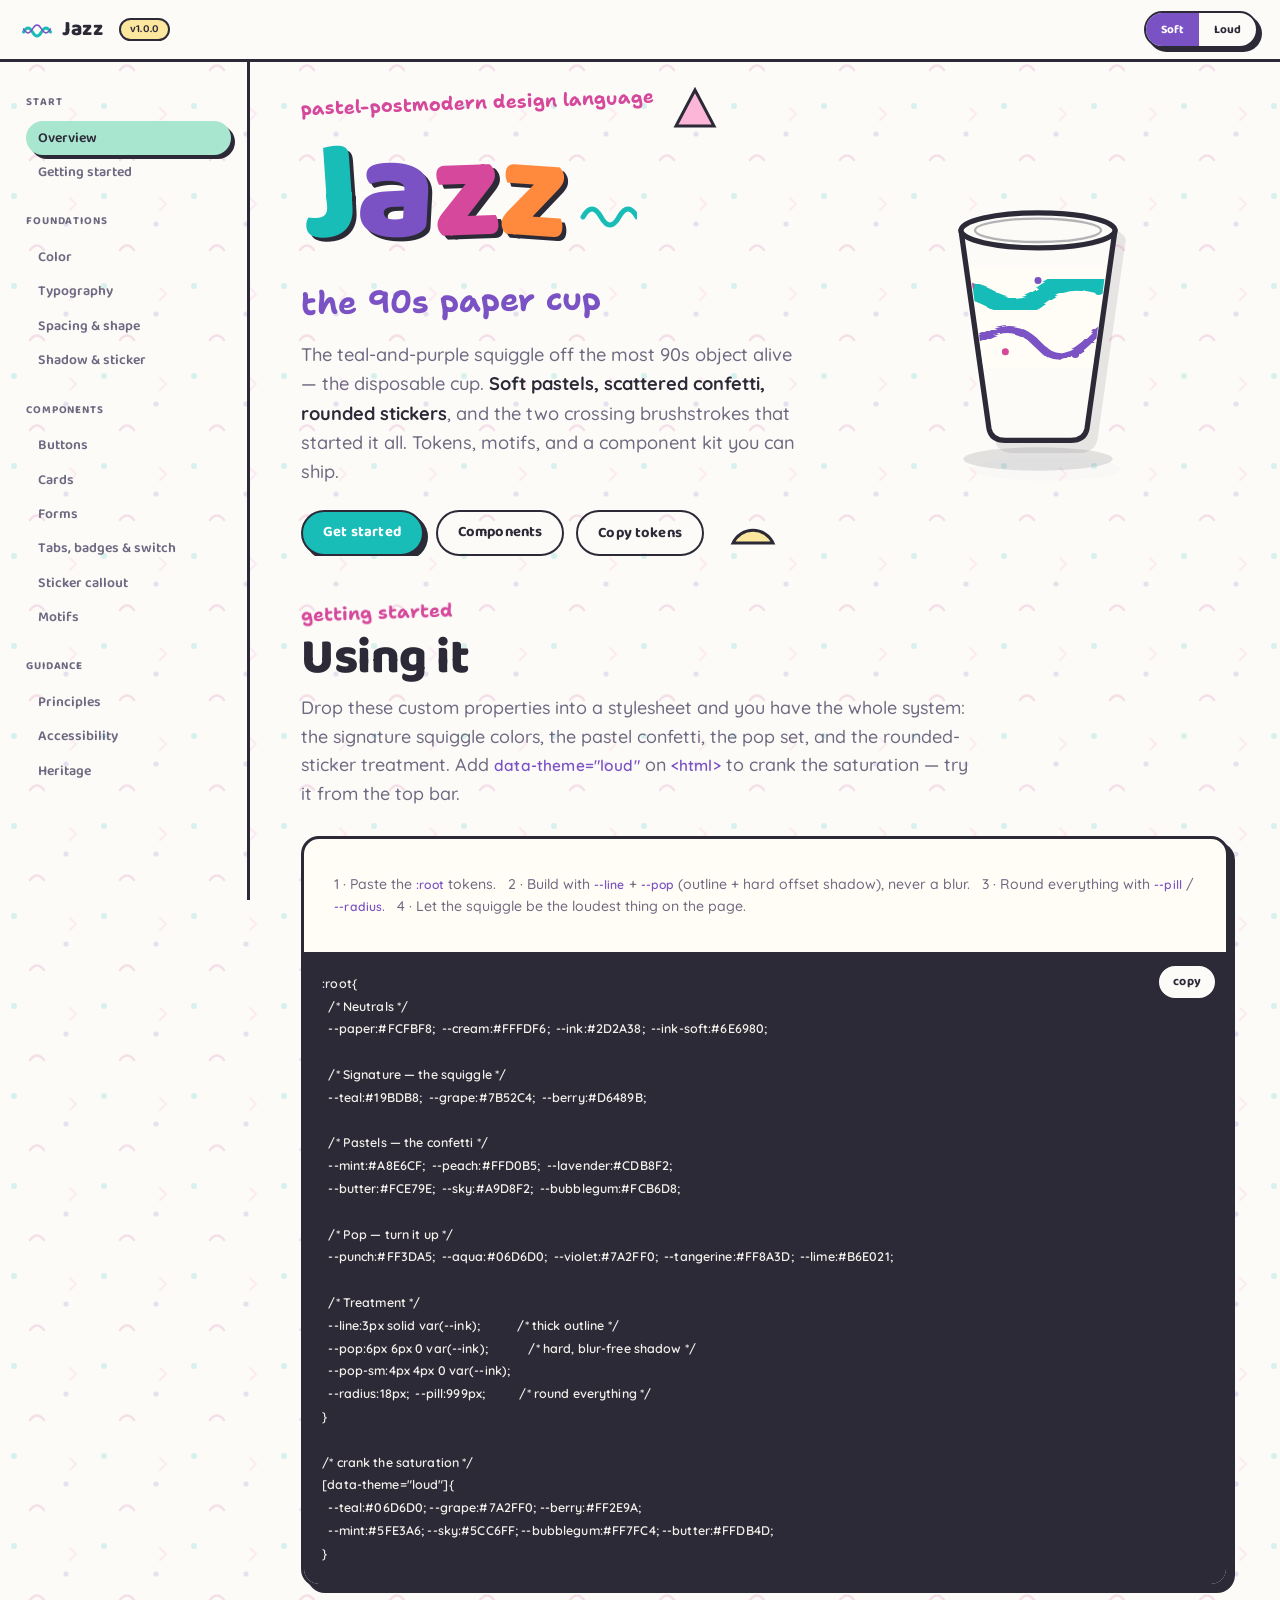
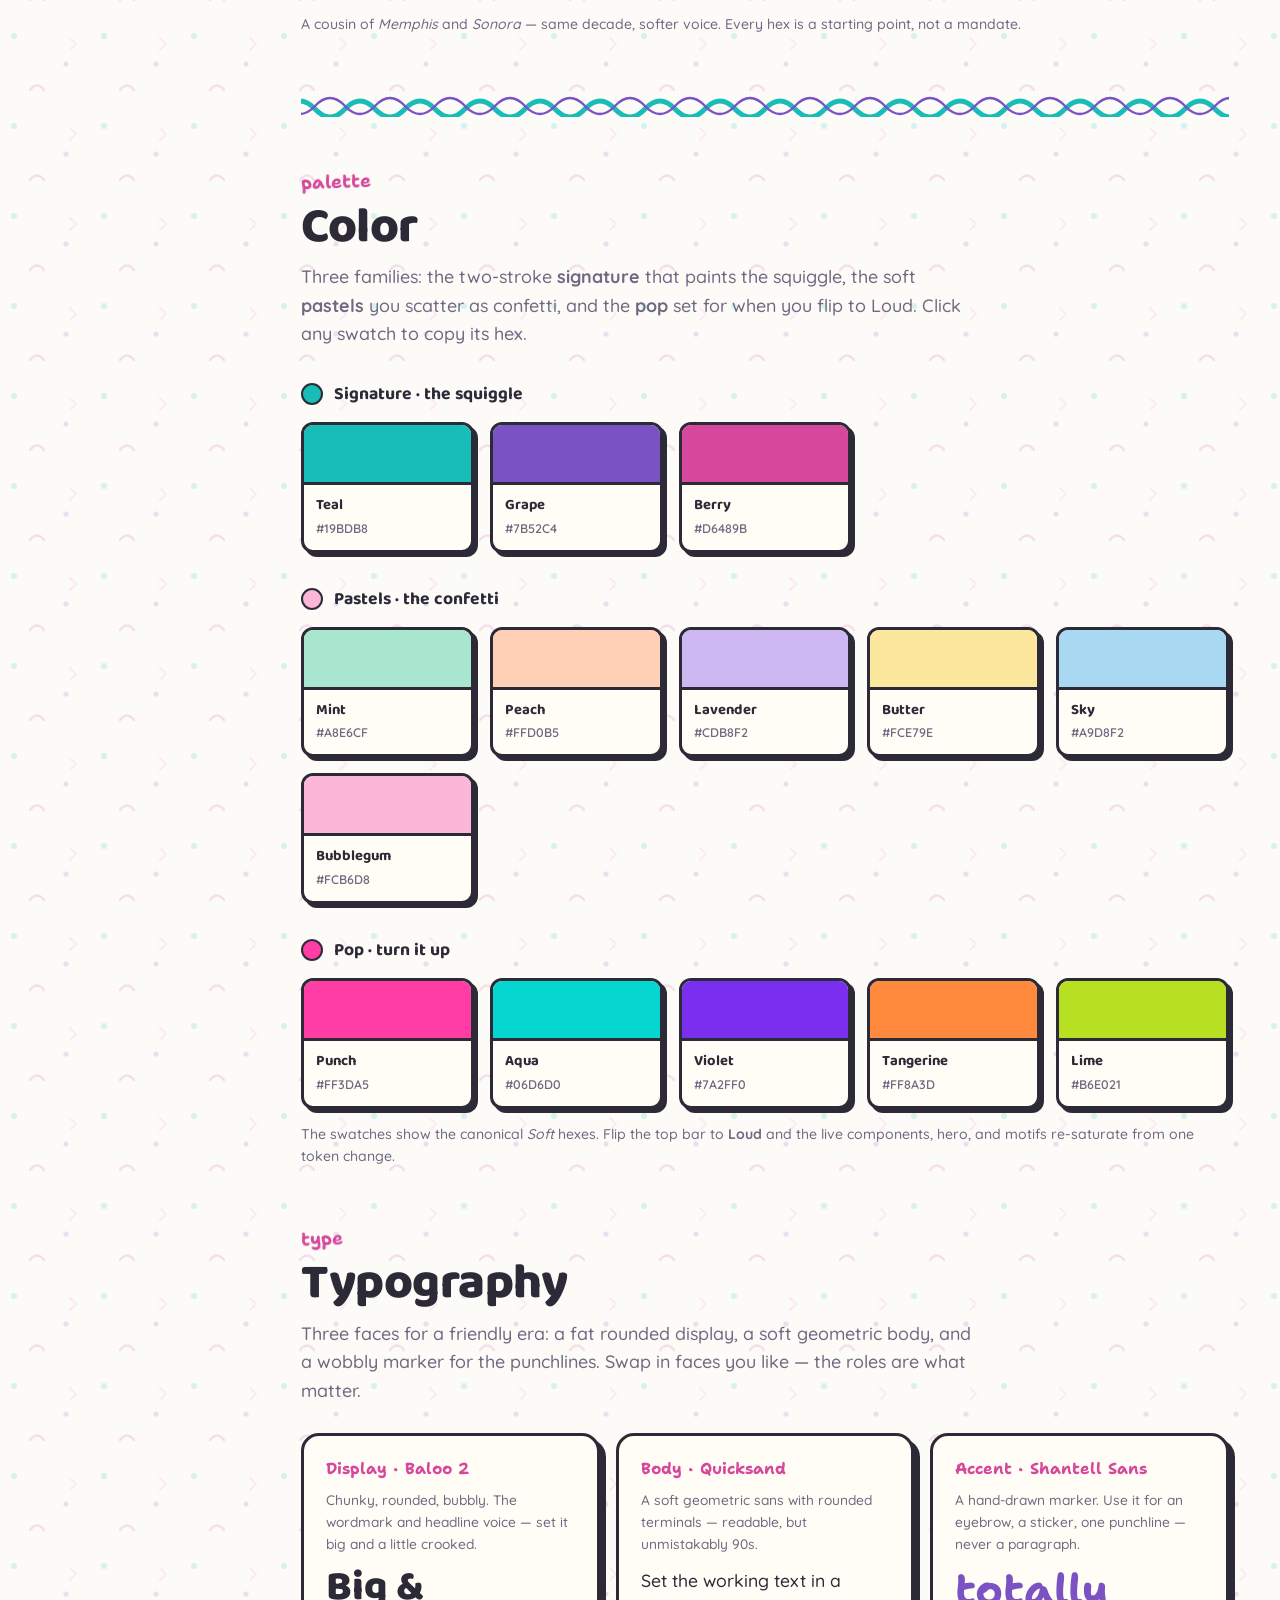
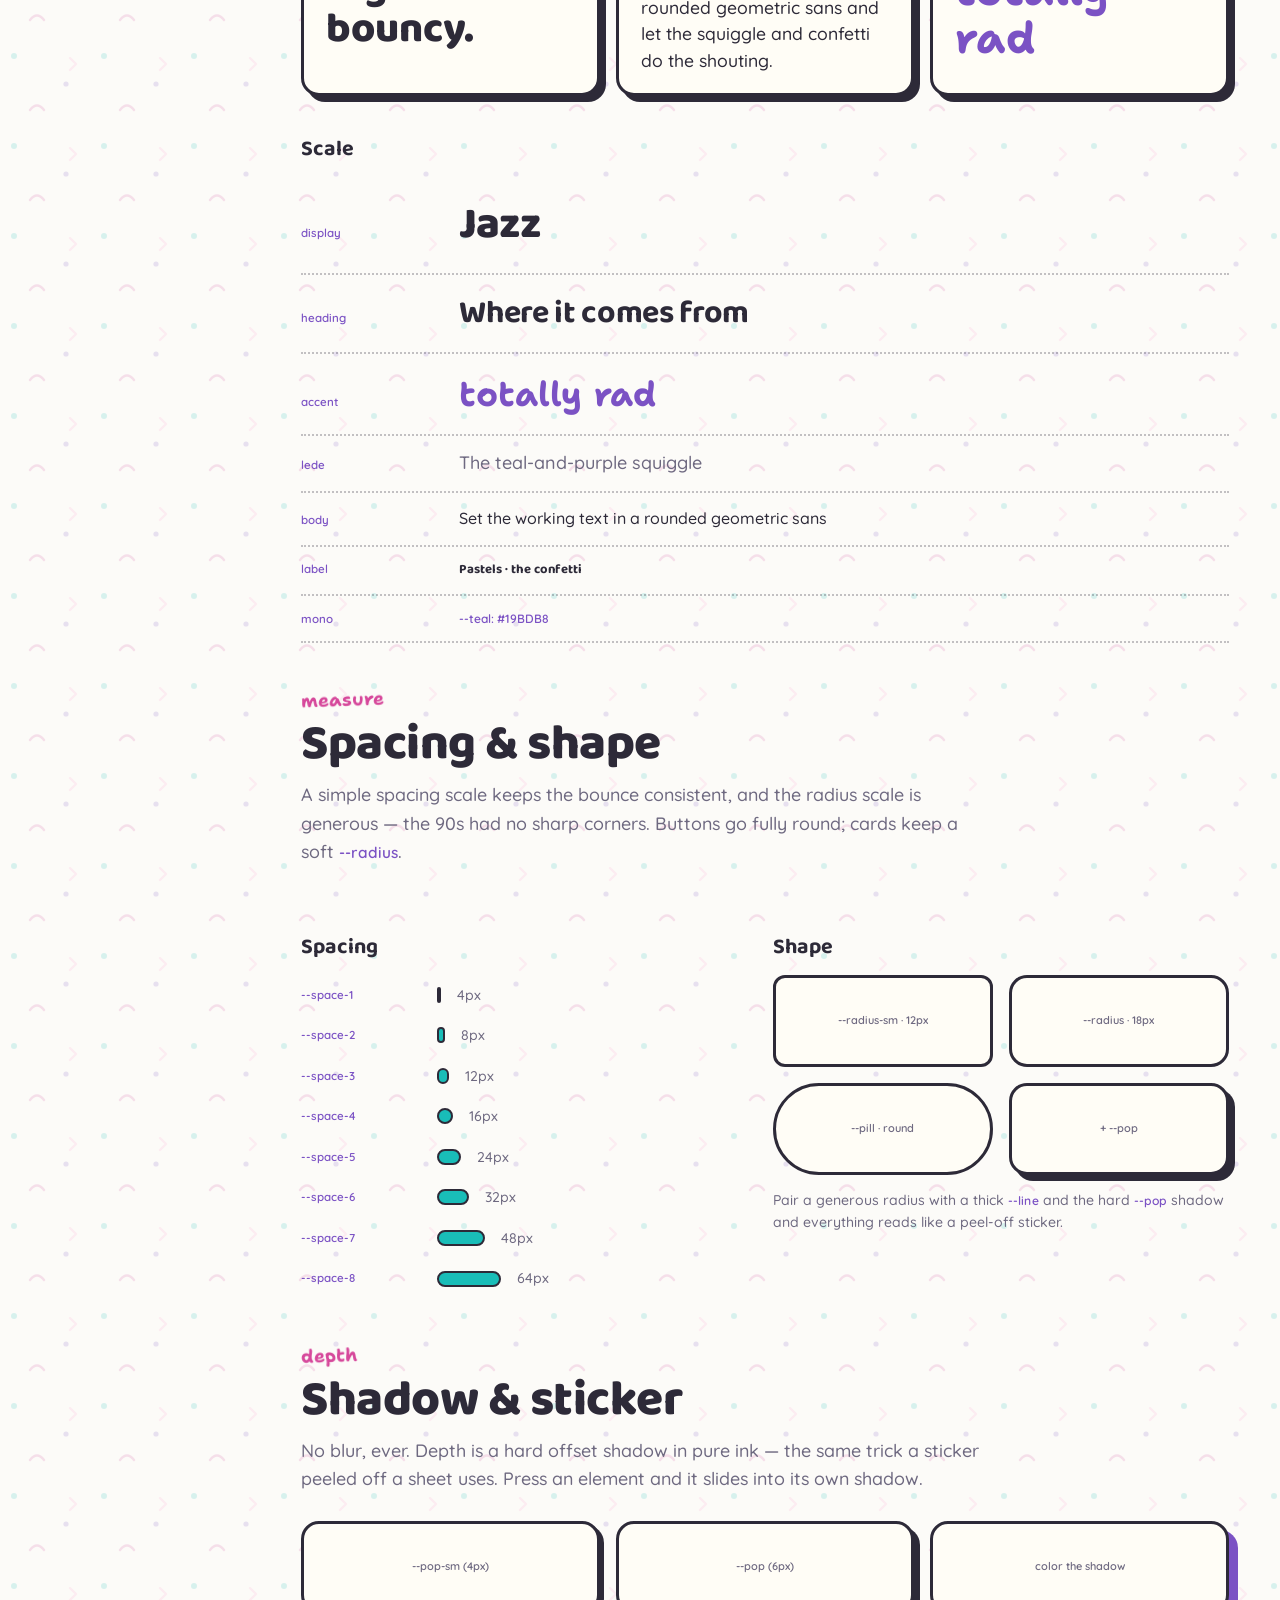
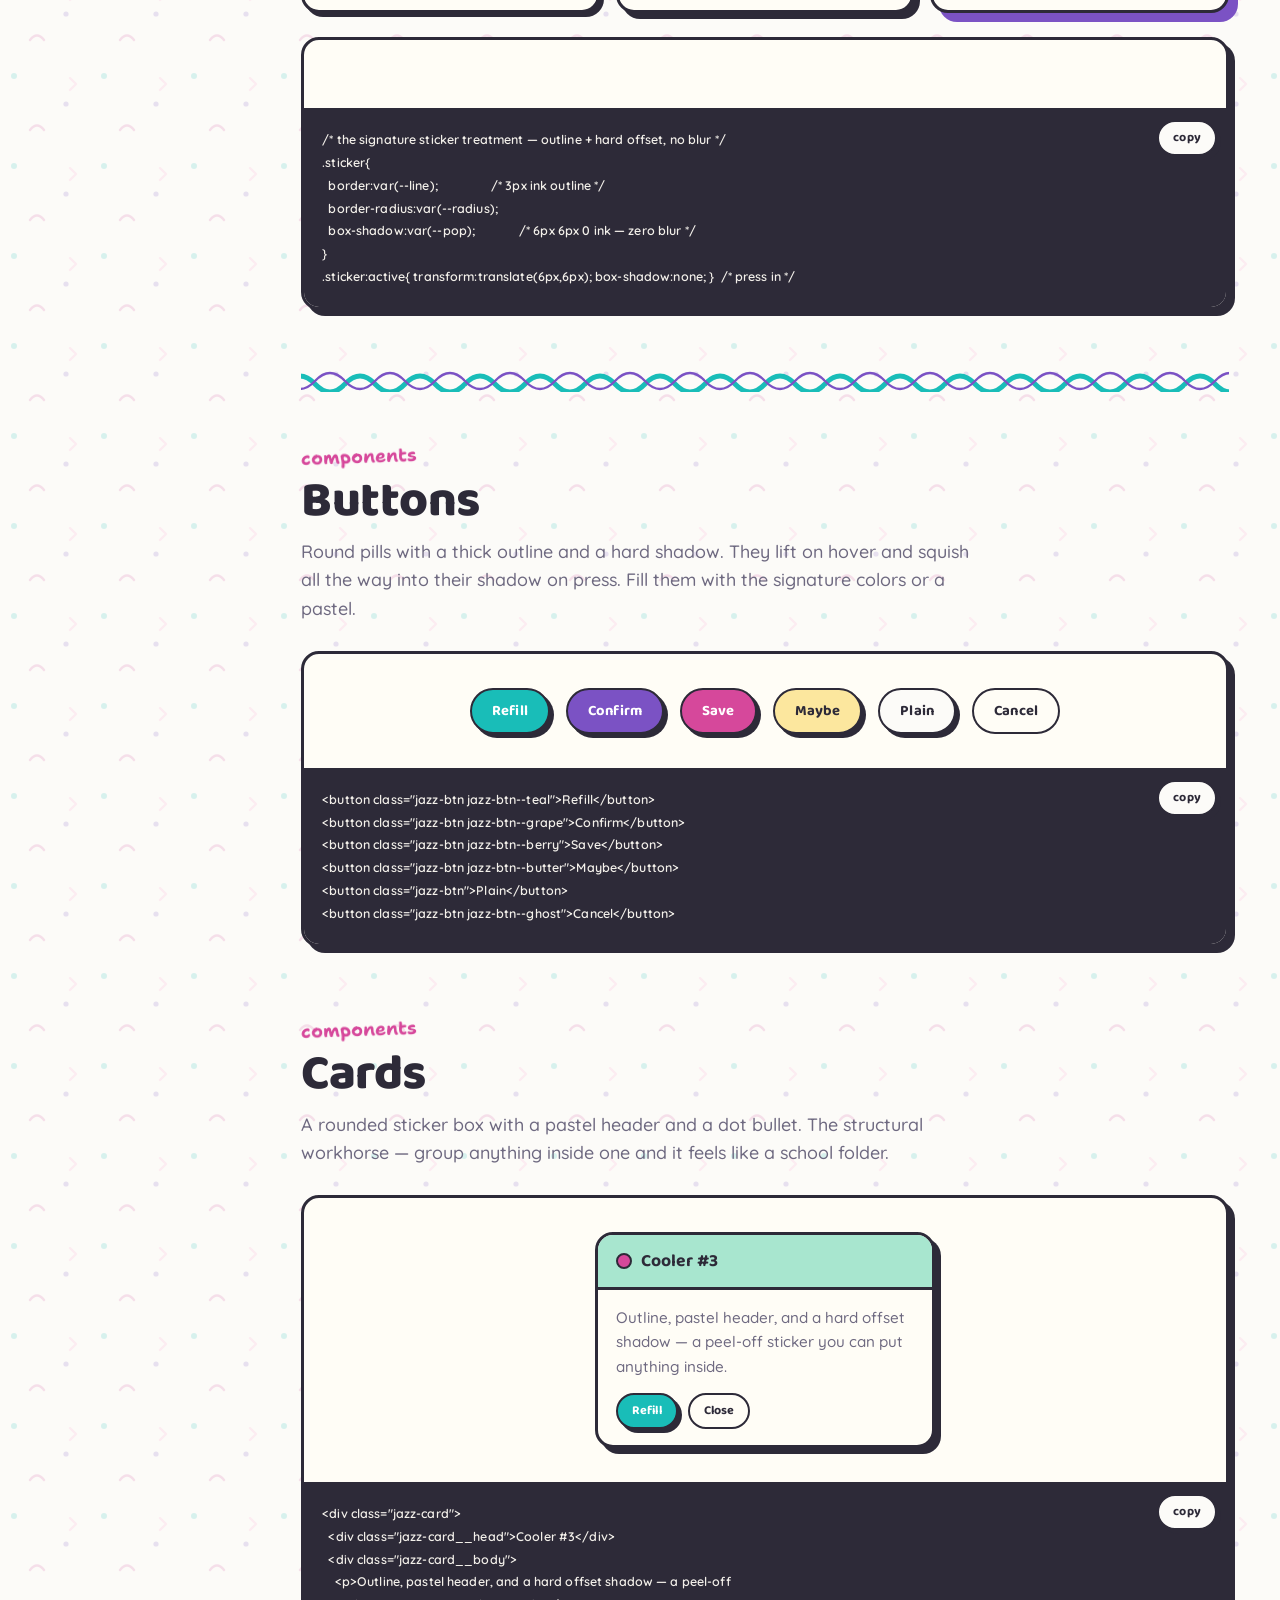
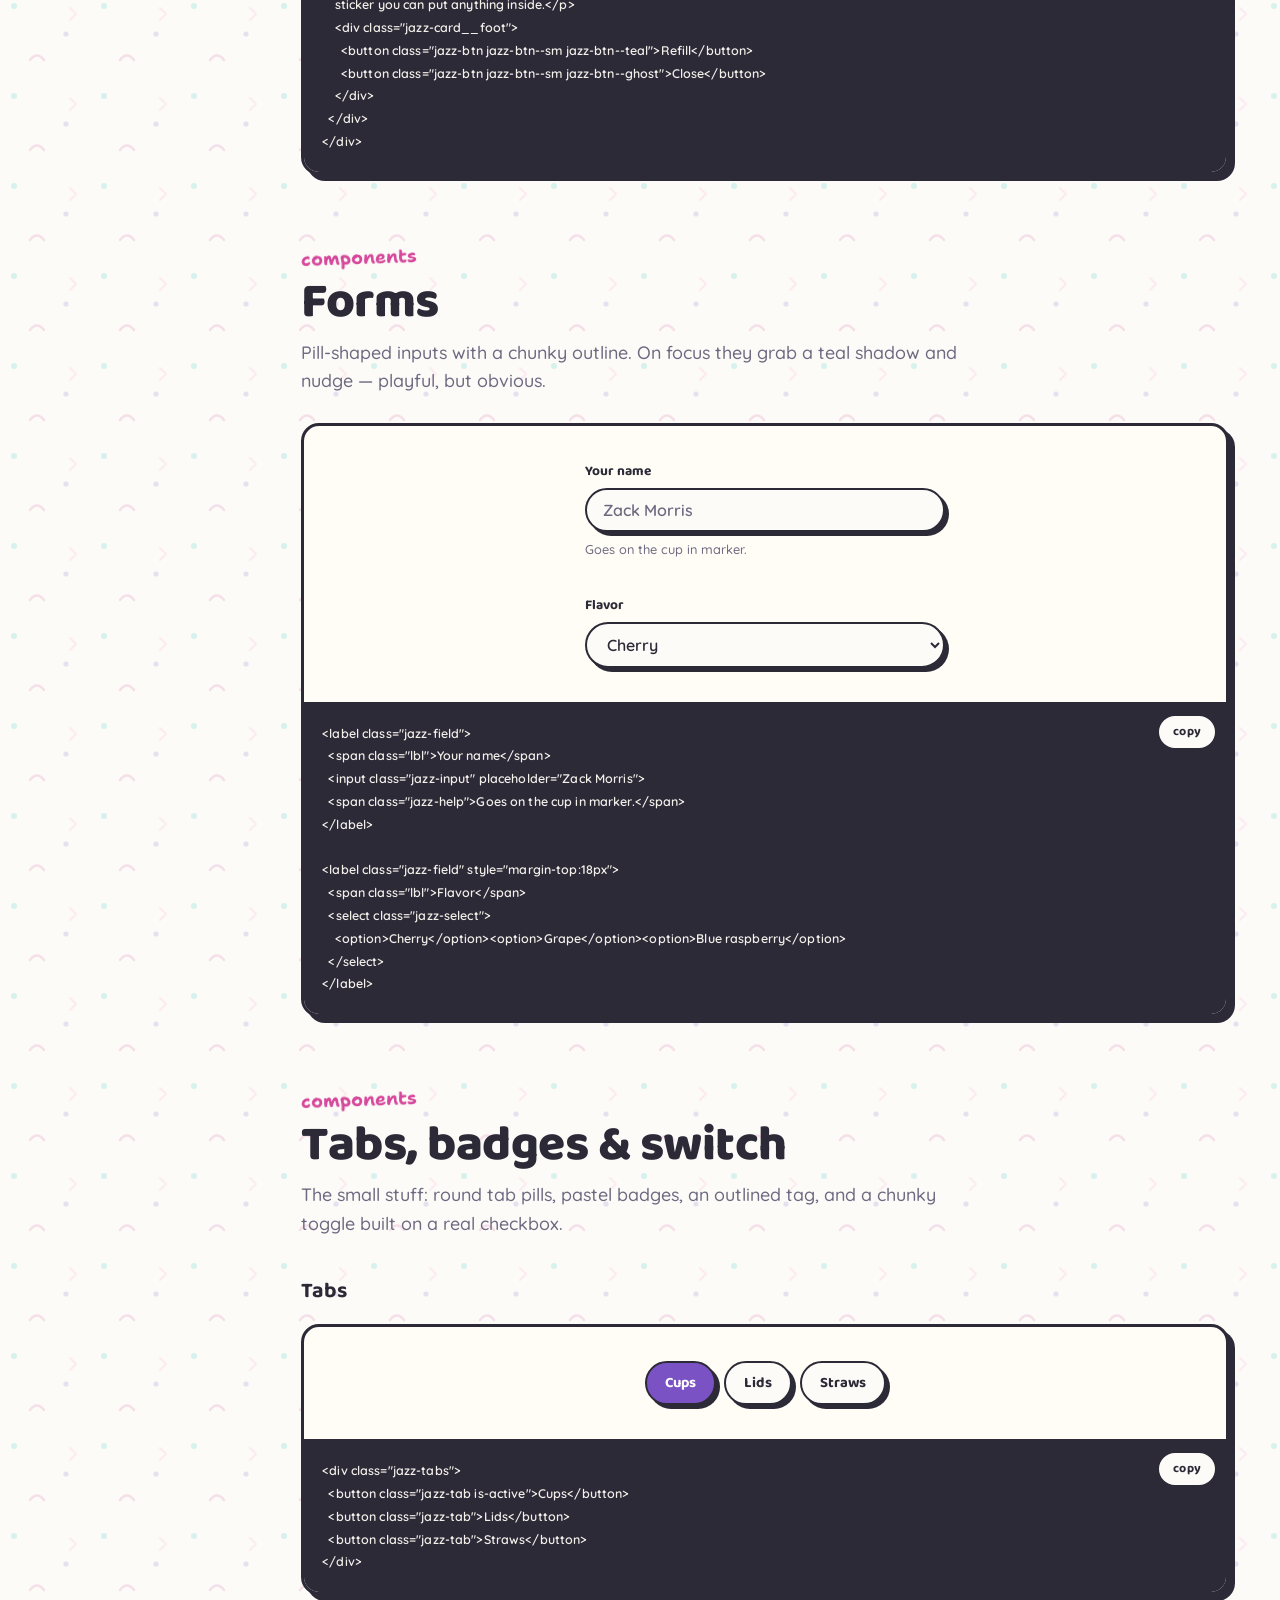
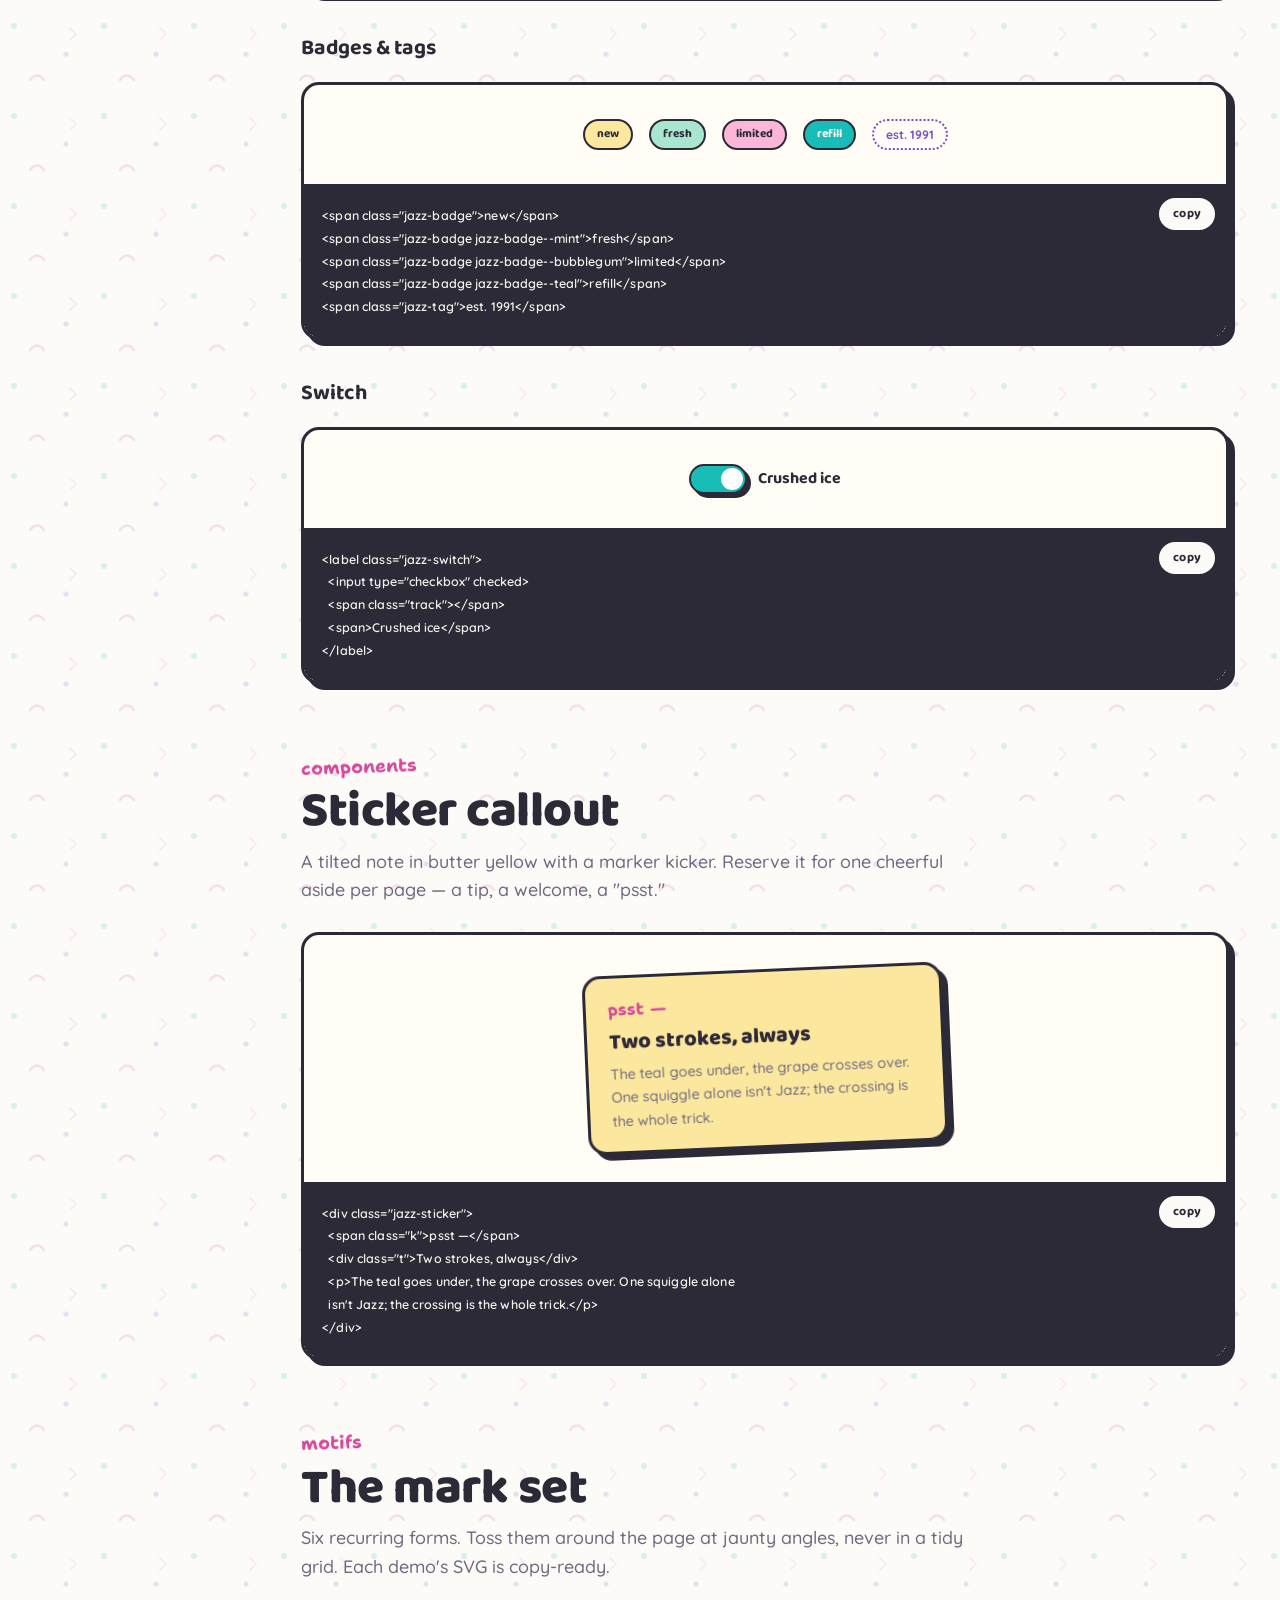
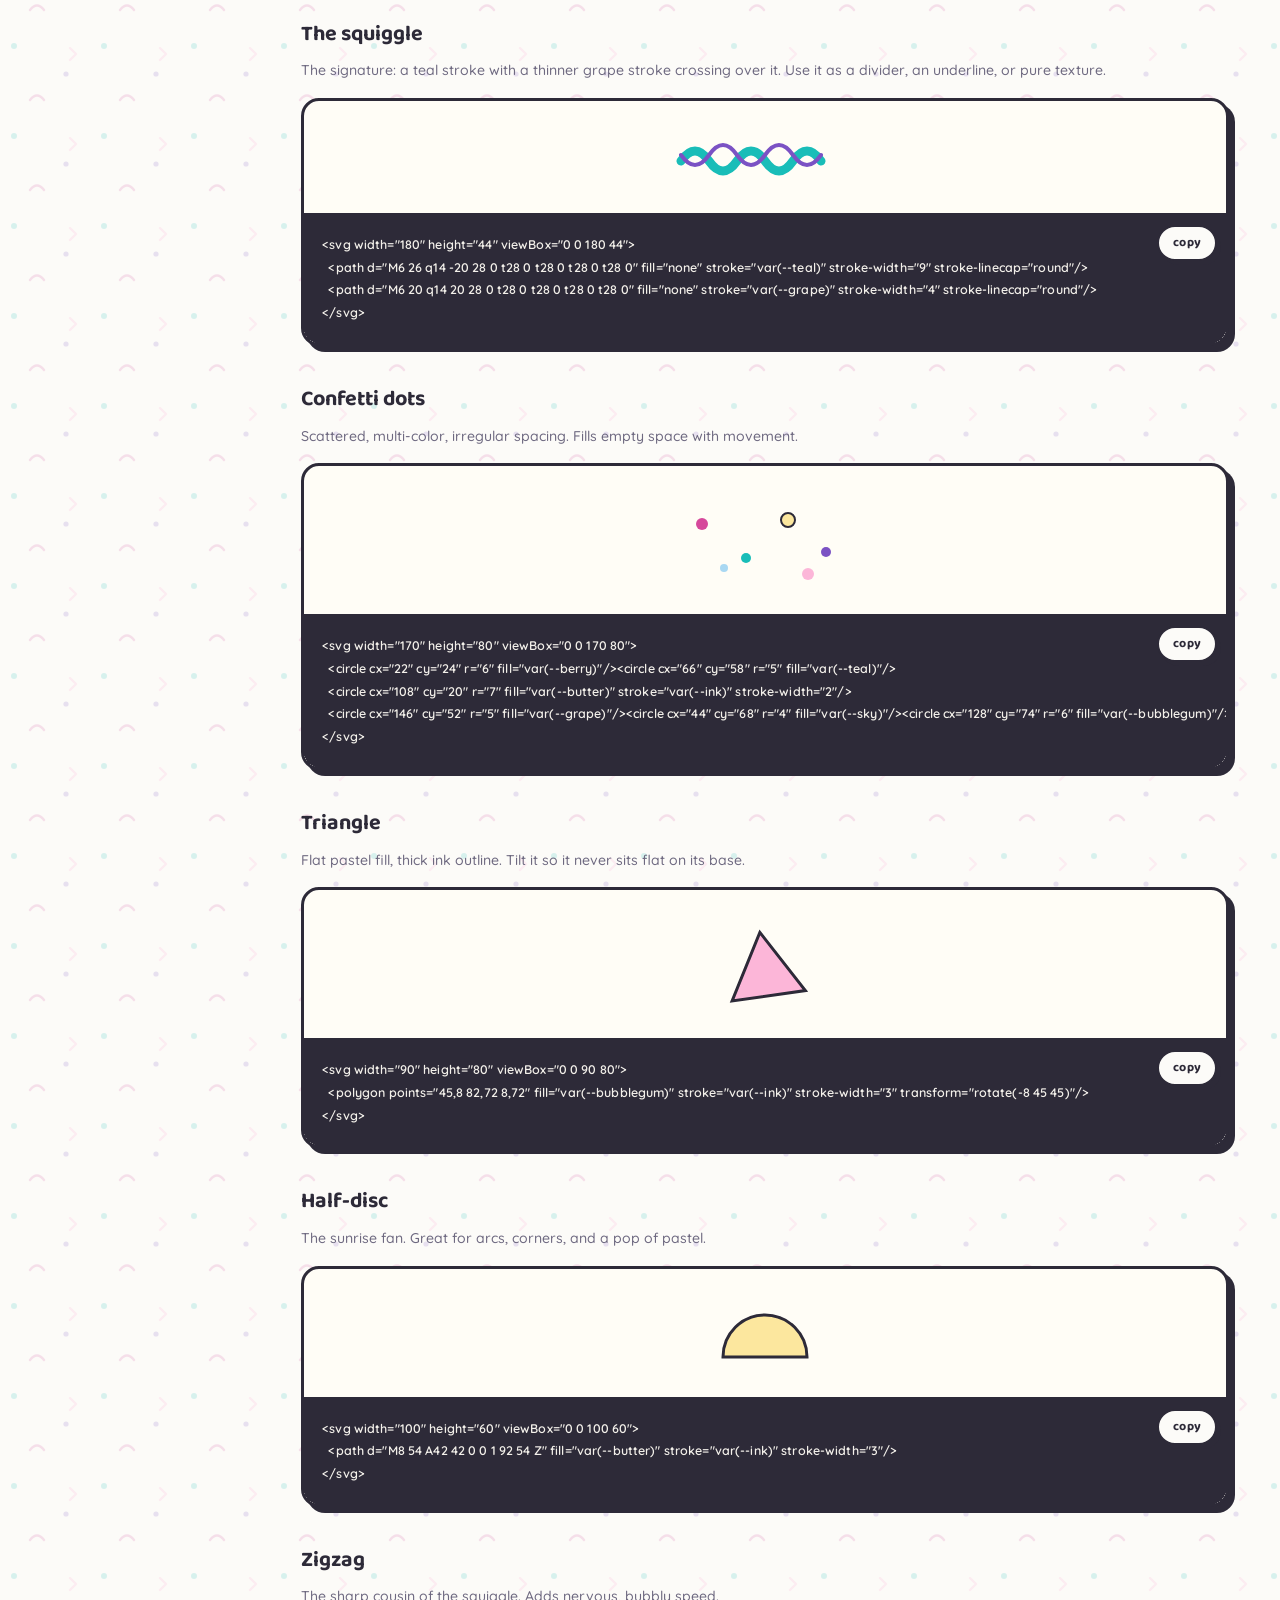
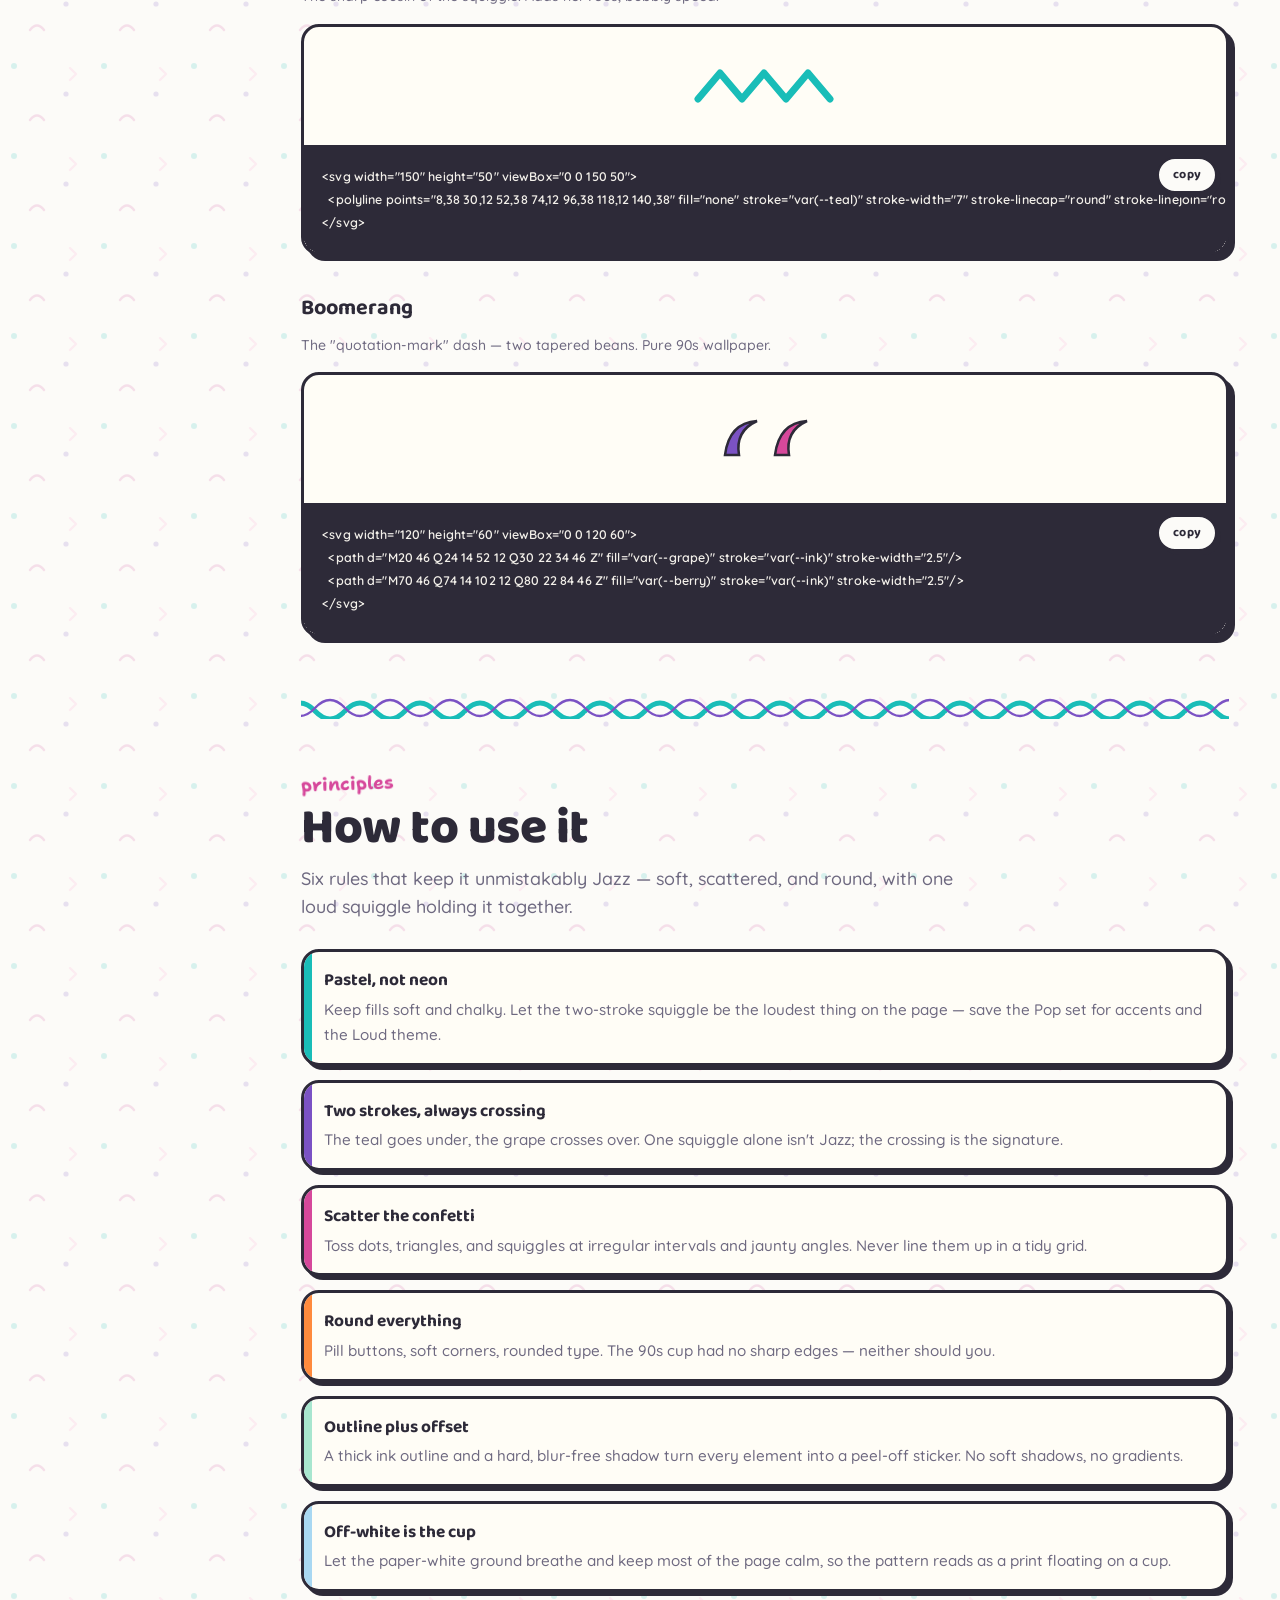
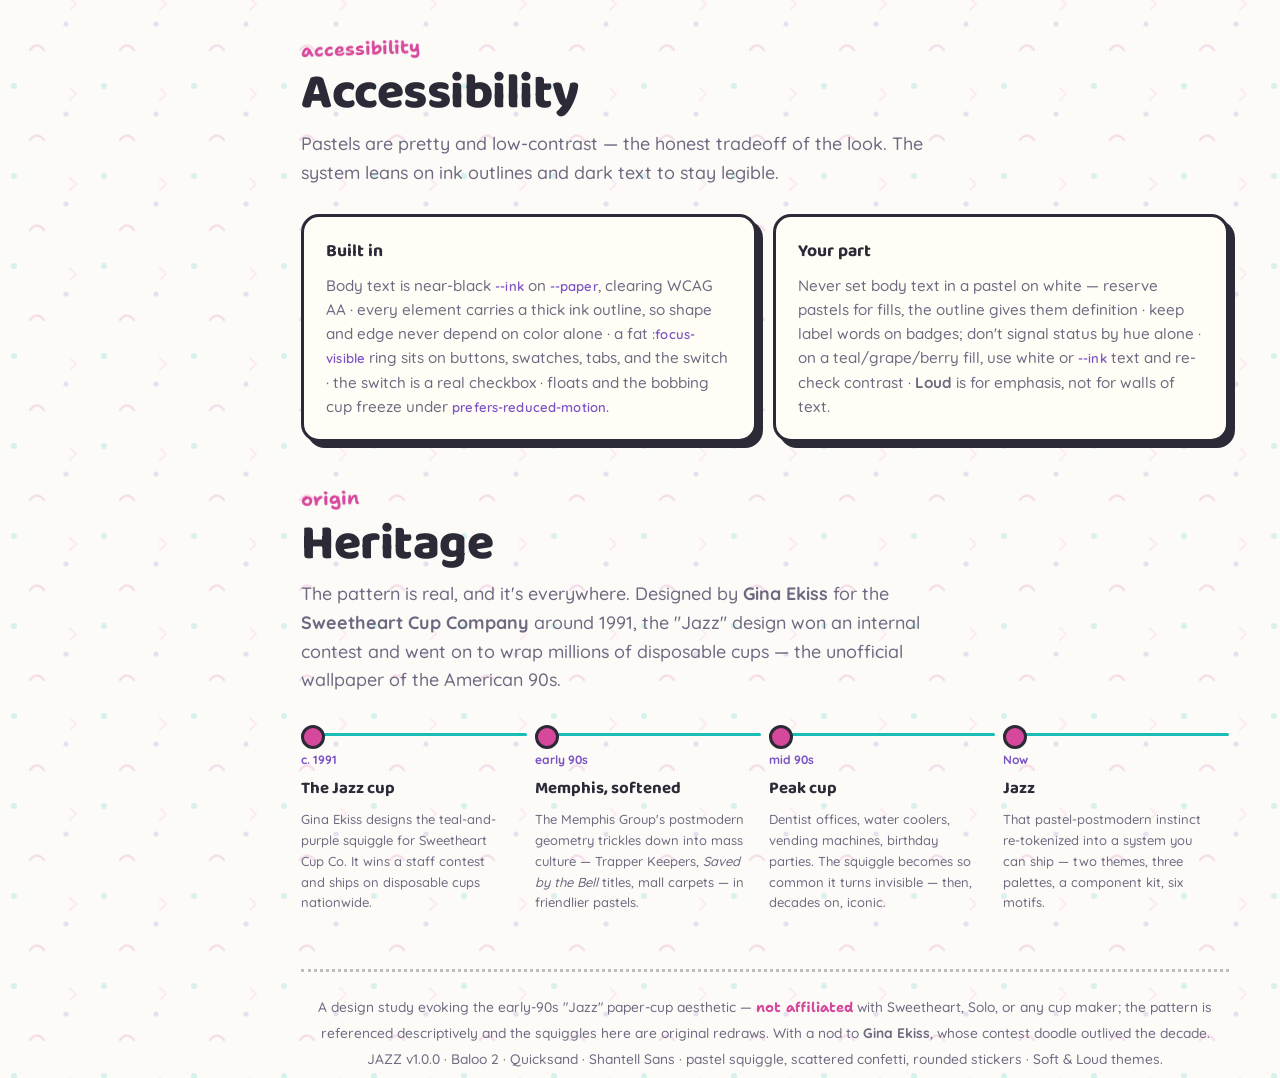
<file: jazz/index.html>
<!DOCTYPE html>
<html lang="en" data-theme="soft">
<head>
<meta charset="UTF-8">
<meta name="viewport" content="width=device-width, initial-scale=1.0">
<title>JAZZ — Design Language</title>
<meta name="description" content="JAZZ: a pastel-postmodern design language built from the early-90s paper cup — the teal-and-purple 'Jazz' squiggle, scattered confetti, rounded stickers, and Memphis-soft pastels. Soft & Loud themes, a full component kit.">
<link rel="preconnect" href="https://fonts.googleapis.com">
<link rel="preconnect" href="https://fonts.gstatic.com" crossorigin>
<link href="https://fonts.googleapis.com/css2?family=Baloo+2:wght@500;600;700;800&family=Quicksand:wght@400;500;600;700&family=Shantell+Sans:ital,wght@0,500;0,600;0,700;1,500&display=swap" rel="stylesheet">
<style>
  :root{
    /* ===== neutrals ===== */
    --paper:#FCFBF8;
    --cream:#FFFDF6;
    --ink:#2D2A38;          /* warm near-black, plum-tinted */
    --ink-soft:#6E6980;

    /* ===== Signature · the squiggle ===== */
    --teal:#19BDB8;
    --grape:#7B52C4;
    --berry:#D6489B;

    /* ===== Pastels · the confetti ===== */
    --mint:#A8E6CF;
    --peach:#FFD0B5;
    --lavender:#CDB8F2;
    --butter:#FCE79E;
    --sky:#A9D8F2;
    --bubblegum:#FCB6D8;

    /* ===== Pop · turn it up ===== */
    --punch:#FF3DA5;
    --aqua:#06D6D0;
    --violet:#7A2FF0;
    --tangerine:#FF8A3D;
    --lime:#B6E021;

    /* fonts */
    --font-display:'Baloo 2',system-ui,sans-serif;
    --font-body:'Quicksand',system-ui,sans-serif;
    --font-accent:'Shantell Sans',cursive;

    /* shape & treatment */
    --line:3px solid var(--ink);
    --line-2:2.5px solid var(--ink);
    --pop:6px 6px 0 var(--ink);
    --pop-sm:4px 4px 0 var(--ink);
    --radius:18px;
    --radius-sm:12px;
    --pill:999px;
  }

  /* the "Loud" theme — same shapes, saturation cranked */
  [data-theme="loud"]{
    --ink:#1D1828;
    --teal:#06D6D0; --grape:#7A2FF0; --berry:#FF2E9A;
    --mint:#5FE3A6; --peach:#FF9E7A; --lavender:#B98CFF; --butter:#FFDB4D; --sky:#5CC6FF; --bubblegum:#FF7FC4;
  }

  *{ box-sizing:border-box; }
  html{ scroll-behavior:smooth; }
  body{
    margin:0;
    background-color:var(--paper);
    background-image:
      url("data:image/svg+xml,%3Csvg xmlns='http://www.w3.org/2000/svg' width='90' height='90' viewBox='0 0 90 90'%3E%3Ccircle cx='14' cy='16' r='3' fill='%2319BDB8' fill-opacity='0.16'/%3E%3Ccircle cx='66' cy='44' r='2.6' fill='%237B52C4' fill-opacity='0.16'/%3E%3Cpath d='M30 70 q7 -9 14 0' stroke='%23D6489B' stroke-opacity='0.16' stroke-width='2.4' fill='none' stroke-linecap='round'/%3E%3Cpath d='M70 18 l6 6 l-6 6' stroke='%23FCB6D8' stroke-opacity='0.22' stroke-width='2.4' fill='none' stroke-linecap='round' stroke-linejoin='round'/%3E%3C/svg%3E");
    color:var(--ink);
    font-family:var(--font-body);
    font-weight:500;
    line-height:1.6;
    -webkit-font-smoothing:antialiased;
    transition:background-color .35s ease, color .35s ease;
  }
  @media (prefers-reduced-motion: reduce){ html{ scroll-behavior:auto; } }

  code,.mono{ font-family:'Quicksand',ui-monospace,monospace; font-weight:600; font-size:.86em; letter-spacing:.01em; color:var(--grape); }
  ::selection{ background:var(--butter); color:var(--ink); }

  .doc-skip{ position:fixed; left:-999px; top:8px; z-index:200; }
  .doc-skip:focus{ left:8px; }
  :focus-visible{ outline:3px solid var(--grape); outline-offset:2px; }

  /* ============ buttons (component + chrome) ============ */
  .jazz-btn{
    display:inline-flex; align-items:center; gap:8px; cursor:pointer;
    font-family:var(--font-display); font-weight:700; font-size:.92rem; letter-spacing:.01em;
    text-decoration:none; white-space:nowrap;
    border:var(--line-2); border-radius:var(--pill); padding:9px 20px;
    background:var(--paper); color:var(--ink); box-shadow:var(--pop-sm);
    transition:transform .1s ease, box-shadow .1s ease, background .2s ease;
  }
  .jazz-btn:hover{ transform:translate(-1px,-1px); box-shadow:5px 5px 0 var(--ink); }
  .jazz-btn:active{ transform:translate(4px,4px); box-shadow:0 0 0 var(--ink); }
  .jazz-btn--teal{ background:var(--teal); color:#fff; }
  .jazz-btn--grape{ background:var(--grape); color:#fff; }
  .jazz-btn--berry{ background:var(--berry); color:#fff; }
  .jazz-btn--mint{ background:var(--mint); }
  .jazz-btn--butter{ background:var(--butter); }
  .jazz-btn--ghost{ background:transparent; box-shadow:none; }
  .jazz-btn--ghost:hover{ background:var(--paper); box-shadow:var(--pop-sm); }
  .jazz-btn--sm{ font-size:.78rem; padding:6px 14px; }

  /* ============ top bar ============ */
  .doc-topbar{
    position:sticky; top:0; z-index:50;
    display:flex; align-items:center; gap:16px;
    height:62px; padding:0 22px;
    background:color-mix(in srgb,var(--paper) 86%, transparent);
    -webkit-backdrop-filter:blur(9px); backdrop-filter:blur(9px);
    border-bottom:var(--line);
  }
  .doc-brand{ display:inline-flex; align-items:center; gap:10px; flex:0 0 auto; text-decoration:none; }
  .doc-brand svg{ width:30px; height:24px; }
  .doc-brand b{ font-family:var(--font-display); font-weight:800; font-size:21px; letter-spacing:.01em; color:var(--ink); }
  .doc-ver{ font-family:var(--font-display); font-weight:600; font-size:11px; letter-spacing:.02em; color:var(--ink); background:var(--butter); border:var(--line-2); padding:1px 9px; border-radius:var(--pill); }
  .doc-topbar .spacer{ flex:1; }

  /* theme toggle Soft / Loud */
  .theme-toggle{ display:inline-flex; border:var(--line-2); border-radius:var(--pill); overflow:hidden; box-shadow:var(--pop-sm); background:var(--paper); }
  .theme-toggle .tgl{ font-family:var(--font-display); font-weight:700; font-size:.74rem; cursor:pointer; border:0; background:transparent; color:var(--ink); padding:7px 15px; }
  .theme-toggle .tgl.is-active{ background:var(--grape); color:#fff; }
  .theme-toggle .tgl:last-child.is-active{ background:var(--berry); }

  /* ============ shell ============ */
  .doc-shell{ display:grid; grid-template-columns:250px minmax(0,1fr); gap:0; max-width:1320px; margin:0 auto; }
  .doc-side{ position:sticky; top:62px; align-self:start; height:calc(100vh - 62px); overflow-y:auto; padding:32px 16px 60px 26px; border-right:var(--line); }
  .doc-side h4{ font-family:var(--font-display); font-weight:700; font-size:11px; letter-spacing:.08em; text-transform:uppercase; color:var(--ink-soft); margin:24px 0 9px; }
  .doc-side h4:first-child{ margin-top:0; }
  .doc-side a{ display:block; font-family:var(--font-display); font-weight:600; font-size:14px; color:var(--ink-soft); text-decoration:none; padding:6px 12px; border-radius:var(--pill); }
  .doc-side a:hover{ color:var(--ink); background:color-mix(in srgb,var(--teal) 18%, transparent); }
  .doc-side a.is-active{ color:var(--ink); background:var(--mint); box-shadow:var(--pop-sm); }

  .doc-main{ padding:0 clamp(20px,4vw,60px) 110px; min-width:0; }
  @media (max-width:900px){
    .doc-shell{ grid-template-columns:1fr; }
    .doc-side{ position:static; height:auto; border-right:0; border-bottom:var(--line); display:flex; gap:6px; flex-wrap:wrap; padding:12px 22px; }
    .doc-side h4{ display:none; }
  }

  .doc-section{ padding-top:42px; scroll-margin-top:80px; }
  .eyebrow{
    font-family:var(--font-accent); font-weight:700; font-size:1.15rem; color:var(--berry);
    display:inline-block; transform:rotate(-2deg);
  }
  .doc-section > h2{ font-family:var(--font-display); font-weight:800; font-size:clamp(2rem,5vw,3.1rem); margin:6px 0 10px; line-height:1; letter-spacing:-.01em; }
  .doc-section > .lede{ color:var(--ink-soft); font-size:1.12rem; font-weight:500; max-width:62ch; margin:0 0 28px; }
  .doc-sub{ font-family:var(--font-display); font-weight:700; font-size:1.35rem; margin:36px 0 10px; }
  .small{ font-size:.88rem; color:var(--ink-soft); font-weight:500; }

  /* squiggle divider */
  .jazz-divider{ height:26px; margin:58px 0 6px; background-repeat:repeat-x; background-position:center; background-size:auto 22px;
    background-image:url("data:image/svg+xml,%3Csvg xmlns='http://www.w3.org/2000/svg' width='120' height='22' viewBox='0 0 120 22'%3E%3Cpath d='M0 14 q15 -16 30 0 t30 0 t30 0 t30 0' fill='none' stroke='%2319BDB8' stroke-width='5' stroke-linecap='round'/%3E%3Cpath d='M0 11 q15 16 30 0 t30 0 t30 0 t30 0' fill='none' stroke='%237B52C4' stroke-width='2.5' stroke-linecap='round'/%3E%3C/svg%3E"); }

  /* ============ HERO ============ */
  .doc-hero{ position:relative; margin-top:18px; overflow:hidden; padding:8px 0 0; }
  .doc-hero .row{ display:grid; grid-template-columns:1.15fr .85fr; gap:30px; align-items:center; }
  @media (max-width:780px){ .doc-hero .row{ grid-template-columns:1fr; } .doc-hero .cupwrap{ order:-1; } }
  .wordmark{ font-family:var(--font-display); font-weight:800; font-size:clamp(4.4rem,15vw,9rem); line-height:.9; margin:14px 0 0; letter-spacing:-.02em; }
  .wordmark span{ display:inline-block; text-shadow:4px 4px 0 var(--ink); }
  .wordmark span:nth-child(1){ color:var(--teal); transform:rotate(-4deg); }
  .wordmark span:nth-child(2){ color:var(--grape); transform:rotate(3deg); }
  .wordmark span:nth-child(3){ color:var(--berry); transform:rotate(-2deg); }
  .wordmark span:nth-child(4){ color:var(--tangerine); transform:rotate(4deg); }
  .hero-sub{ font-family:var(--font-accent); font-weight:700; font-size:clamp(1.4rem,4vw,2rem); color:var(--grape); transform:rotate(-1deg); margin:12px 0 0; }
  .doc-hero .lede{ color:var(--ink-soft); font-size:1.14rem; font-weight:500; max-width:46ch; margin:16px 0 24px; }
  .doc-hero .lede strong{ color:var(--ink); font-weight:700; }
  .doc-hero .cta{ display:flex; gap:12px; flex-wrap:wrap; }
  .cupwrap{ display:grid; place-items:center; }
  .cup{ width:min(280px,72vw); height:auto; filter:drop-shadow(8px 10px 0 rgba(45,42,56,0.10)); }
  @media (prefers-reduced-motion: no-preference){ .cup{ animation:bob 5.5s ease-in-out infinite; } }
  @keyframes bob{ 50%{ transform:translateY(-12px) rotate(-1.5deg); } }

  .float{ position:absolute; pointer-events:none; }
  .f1{ top:6px; left:40%; } .f2{ top:120px; left:30%; } .f3{ bottom:8px; left:46%; }
  @media (prefers-reduced-motion: no-preference){
    .f1{ animation:spin 16s linear infinite; } .f3{ animation:bob 7s ease-in-out infinite; }
  }
  @keyframes spin{ to{ transform:rotate(360deg); } }
  @media (max-width:780px){ .float{ display:none; } }

  /* ============ example: live demo + code ============ */
  .doc-example{ border:var(--line); border-radius:var(--radius); overflow:hidden; margin:16px 0 26px; background:var(--cream); box-shadow:var(--pop); }
  .doc-demo{ padding:34px 30px; display:flex; flex-wrap:wrap; gap:16px; align-items:center; justify-content:center; }
  .doc-demo.col{ flex-direction:column; align-items:stretch; }
  .doc-codewrap{ position:relative; border-top:var(--line); }
  .doc-code{ margin:0; padding:18px; overflow-x:auto; background:var(--ink); }
  .doc-code code{ font-family:'Quicksand',ui-monospace,monospace; font-weight:600; font-size:12.5px; line-height:1.7; color:#F3F0EA; white-space:pre; }
  .doc-copy{ position:absolute; top:9px; right:9px; }

  /* ============ swatches ============ */
  .doc-swatches{ display:grid; grid-template-columns:repeat(auto-fill,minmax(150px,1fr)); gap:16px; }
  .doc-swatch{ text-align:left; cursor:pointer; border:var(--line); border-radius:var(--radius-sm); overflow:hidden; background:var(--cream); box-shadow:var(--pop-sm); font:inherit; color:var(--ink); padding:0; transition:transform .1s ease, box-shadow .1s ease; }
  .doc-swatch:hover,.doc-swatch:focus-visible{ transform:translate(-1px,-1px); box-shadow:5px 5px 0 var(--ink); outline:none; }
  .doc-swatch:active{ transform:translate(3px,3px); box-shadow:0 0 0 var(--ink); }
  .doc-swatch .cap{ display:block; height:60px; border-bottom:var(--line); }
  .doc-swatch .m{ display:block; padding:9px 12px 11px; }
  .doc-swatch .m .k{ display:block; font-family:var(--font-display); font-weight:700; font-size:.92rem; }
  .doc-swatch .m .v{ display:block; font-family:'Quicksand',ui-monospace,monospace; font-weight:600; font-size:.78rem; color:var(--ink-soft); margin-top:1px; }

  .fam-label{ font-family:var(--font-display); font-weight:700; font-size:1.1rem; margin:32px 0 14px; display:flex; align-items:center; gap:11px; }
  .fam-label::before{ content:""; width:18px; height:18px; border:var(--line-2); border-radius:50%; display:inline-block; }
  .fam-sig::before{ background:var(--teal); }
  .fam-pastel::before{ background:var(--bubblegum); }
  .fam-pop::before{ background:var(--punch); }

  /* ============ scales ============ */
  .doc-scale-row{ display:flex; align-items:baseline; gap:18px; padding:13px 0; border-bottom:2px dotted color-mix(in srgb,var(--ink) 28%, transparent); }
  .doc-scale-row .tk{ font-family:'Quicksand',ui-monospace,monospace; font-weight:600; font-size:11.5px; color:var(--grape); width:140px; flex:0 0 auto; }
  .doc-space-row{ display:flex; align-items:center; gap:16px; padding:9px 0; }
  .doc-space-row .tk{ font-family:'Quicksand',ui-monospace,monospace; font-weight:600; font-size:11.5px; color:var(--grape); width:120px; flex:0 0 auto; }
  .doc-space-row .bar{ height:16px; background:var(--teal); border:var(--line-2); border-radius:var(--pill); }

  .doc-grid{ display:grid; gap:16px; }
  .doc-grid.two{ grid-template-columns:1fr 1fr; }
  .doc-grid.three{ grid-template-columns:repeat(3,1fr); }
  @media (max-width:720px){ .doc-grid.two,.doc-grid.three{ grid-template-columns:1fr; } }

  .doc-card{ border:var(--line); border-radius:var(--radius); box-shadow:var(--pop); background:var(--cream); padding:20px 22px; }
  .doc-card h3{ font-family:var(--font-display); font-weight:700; font-size:1.1rem; margin:0 0 8px; }
  .doc-card p{ margin:0; font-size:.95rem; color:var(--ink-soft); font-weight:500; }
  .doc-card .role{ font-family:var(--font-accent); font-weight:700; font-size:1rem; color:var(--berry); }
  .doc-card .face{ font-size:.86rem; color:var(--ink-soft); margin:8px 0 12px; font-weight:500; }
  .samp-display{ font-family:var(--font-display); font-weight:800; font-size:clamp(1.9rem,5vw,2.6rem); line-height:1; }
  .samp-body{ font-family:var(--font-body); font-weight:500; font-size:1.1rem; line-height:1.5; }
  .samp-accent{ font-family:var(--font-accent); font-weight:700; font-size:clamp(2rem,5.5vw,2.7rem); color:var(--grape); line-height:1.1; }

  /* shape & shadow demos */
  .doc-shape-demo{ height:92px; border:var(--line); background:var(--cream); display:grid; place-items:center; font-family:'Quicksand',ui-monospace,monospace; font-weight:600; font-size:11px; color:var(--ink-soft); }

  /* ============ component library (.jazz-*) ============ */
  .jazz-card{ position:relative; background:var(--cream); border:var(--line); border-radius:var(--radius); box-shadow:var(--pop); padding:0; overflow:hidden; max-width:340px; }
  .jazz-card__head{ background:var(--mint); border-bottom:var(--line); padding:12px 18px; font-family:var(--font-display); font-weight:700; font-size:1.1rem; display:flex; align-items:center; gap:9px; }
  .jazz-card__head::before{ content:""; width:12px; height:12px; border-radius:50%; background:var(--berry); border:2px solid var(--ink); }
  .jazz-card__body{ padding:16px 18px; }
  .jazz-card__body p{ margin:0 0 14px; font-size:.95rem; color:var(--ink-soft); font-weight:500; }
  .jazz-card__foot{ display:flex; gap:10px; }

  .jazz-field{ display:block; max-width:380px; }
  .jazz-field .lbl{ display:block; font-family:var(--font-display); font-weight:700; font-size:.86rem; margin-bottom:6px; }
  .jazz-input,.jazz-select{ width:100%; font-family:var(--font-body); font-weight:600; font-size:1rem; color:var(--ink); background:var(--paper); border:var(--line-2); border-radius:var(--pill); padding:10px 16px; outline:none; box-shadow:var(--pop-sm); transition:box-shadow .12s ease, transform .12s ease, border-color .2s; }
  .jazz-input::placeholder{ color:var(--ink-soft); }
  .jazz-input:focus,.jazz-select:focus{ border-color:var(--teal); box-shadow:5px 5px 0 var(--teal); transform:translate(-1px,-1px); }
  .jazz-help{ display:block; font-size:.8rem; color:var(--ink-soft); margin-top:7px; font-weight:500; }

  .jazz-badge{ display:inline-flex; align-items:center; gap:6px; font-family:var(--font-display); font-weight:700; font-size:.74rem; color:var(--ink); background:var(--butter); border:var(--line-2); border-radius:var(--pill); padding:4px 12px; }
  .jazz-badge--mint{ background:var(--mint); }
  .jazz-badge--bubblegum{ background:var(--bubblegum); }
  .jazz-badge--sky{ background:var(--sky); }
  .jazz-badge--teal{ background:var(--teal); color:#fff; }
  .jazz-tag{ display:inline-flex; align-items:center; font-family:'Quicksand',ui-monospace,monospace; font-weight:700; font-size:.76rem; color:var(--grape); border:2.5px dotted var(--grape); border-radius:var(--pill); padding:4px 12px; }

  .jazz-tabs{ display:inline-flex; flex-wrap:wrap; gap:8px; }
  .jazz-tab{ font-family:var(--font-display); font-weight:700; font-size:.92rem; padding:8px 18px; background:var(--paper); border:var(--line-2); border-radius:var(--pill); color:var(--ink); cursor:pointer; box-shadow:var(--pop-sm); transition:transform .1s, box-shadow .1s; }
  .jazz-tab:hover{ transform:translate(-1px,-1px); }
  .jazz-tab.is-active{ background:var(--grape); color:#fff; }

  .jazz-switch{ display:inline-flex; align-items:center; gap:11px; cursor:pointer; font-family:var(--font-display); font-weight:700; user-select:none; }
  .jazz-switch input{ position:absolute; opacity:0; width:0; height:0; }
  .jazz-switch .track{ width:58px; height:30px; border:var(--line-2); border-radius:var(--pill); background:var(--paper); position:relative; box-shadow:var(--pop-sm); transition:background .2s; flex:0 0 auto; }
  .jazz-switch .track::after{ content:""; position:absolute; top:2px; left:2px; width:22px; height:22px; border-radius:50%; background:var(--ink); transition:transform .18s ease; }
  .jazz-switch input:checked + .track{ background:var(--teal); }
  .jazz-switch input:checked + .track::after{ transform:translateX(28px); background:#fff; }
  .jazz-switch input:focus-visible + .track{ outline:3px solid var(--grape); outline-offset:2px; }

  .jazz-sticker{ display:inline-block; position:relative; background:var(--butter); border:var(--line); border-radius:var(--radius); box-shadow:var(--pop); padding:18px 22px; transform:rotate(-2.5deg); max-width:360px; }
  .jazz-sticker .k{ font-family:var(--font-accent); font-weight:700; font-size:1.05rem; color:var(--berry); display:block; }
  .jazz-sticker .t{ font-family:var(--font-display); font-weight:800; font-size:1.35rem; margin:2px 0 4px; }
  .jazz-sticker p{ margin:0; font-size:.9rem; color:var(--ink-soft); font-weight:500; }

  /* ============ principles ============ */
  .rules{ list-style:none; padding:0; margin:0; display:grid; gap:14px; }
  .rules li{ background:var(--cream); border:var(--line); border-radius:var(--radius); box-shadow:var(--pop-sm); padding:15px 18px 15px 20px; position:relative; overflow:hidden; }
  .rules li::before{ content:""; position:absolute; left:0; top:0; bottom:0; width:8px; background:var(--teal); }
  .rules li b{ font-family:var(--font-display); font-weight:700; font-size:1.08rem; display:block; margin-bottom:2px; }
  .rules li span{ font-size:.95rem; color:var(--ink-soft); font-weight:500; }
  .rules li:nth-child(6n+1)::before{ background:var(--teal); }
  .rules li:nth-child(6n+2)::before{ background:var(--grape); }
  .rules li:nth-child(6n+3)::before{ background:var(--berry); }
  .rules li:nth-child(6n+4)::before{ background:var(--tangerine); }
  .rules li:nth-child(6n+5)::before{ background:var(--mint); }
  .rules li:nth-child(6n+6)::before{ background:var(--sky); }

  /* ============ heritage timeline ============ */
  .doc-timeline{ display:grid; grid-template-columns:repeat(4,1fr); gap:0 8px; }
  @media (max-width:760px){ .doc-timeline{ grid-template-columns:1fr 1fr; gap:26px 8px; } }
  .doc-node{ position:relative; padding:28px 16px 0 0; }
  .doc-node::before{ content:""; position:absolute; top:11px; left:0; right:0; height:3px; background:var(--teal); border-radius:var(--pill); }
  .doc-node::after{ content:""; position:absolute; top:3px; left:0; width:18px; height:18px; border-radius:50%; background:var(--berry); border:3px solid var(--ink); }
  .doc-node .y{ font-family:'Quicksand',ui-monospace,monospace; font-weight:700; font-size:12px; color:var(--grape); }
  .doc-node .n{ font-family:var(--font-display); font-weight:700; font-size:1.05rem; margin:7px 0 6px; }
  .doc-node .d{ font-size:13px; color:var(--ink-soft); font-weight:500; }

  .doc-foot{ margin-top:56px; padding-top:22px; border-top:3px dotted color-mix(in srgb,var(--ink) 30%, transparent); font-size:.86rem; color:var(--ink-soft); font-weight:500; line-height:1.9; text-align:center; }
  .doc-foot em{ color:var(--berry); font-style:normal; font-family:var(--font-accent); font-weight:700; }

  /* ============ toast ============ */
  .doc-toasts{ position:fixed; left:0; right:0; bottom:24px; z-index:90; display:flex; flex-direction:column; align-items:center; gap:8px; pointer-events:none; }
  .doc-toast{ pointer-events:auto; background:var(--ink); color:var(--paper); border:var(--line-2); border-color:var(--teal); border-radius:var(--pill); padding:9px 18px; font-family:var(--font-display); font-weight:700; font-size:13px; box-shadow:var(--pop-sm); opacity:0; transform:translateY(10px); transition:opacity .24s, transform .24s; }
  .doc-toast.show{ opacity:1; transform:none; }
  .doc-toast b{ color:var(--butter); }

  @media (max-width:560px){ .doc-main{ padding:0 16px 80px; } }
</style>
</head>
<body>

<a class="doc-skip jazz-btn jazz-btn--sm" href="#overview">Skip to content</a>

<!-- rough-edge filter for the painted squiggles -->
<svg width="0" height="0" aria-hidden="true" style="position:absolute">
  <defs>
    <filter id="rough"><feTurbulence type="fractalNoise" baseFrequency="0.012 0.16" numOctaves="2" seed="7" result="n"/><feDisplacementMap in="SourceGraphic" in2="n" scale="6"/></filter>
  </defs>
</svg>

<!-- top bar -->
<header class="doc-topbar">
  <a class="doc-brand" href="#overview" aria-label="Jazz">
    <svg viewBox="0 0 60 40" aria-hidden="true">
      <path d="M3 24 q9 -16 18 0 t18 0 t18 0" fill="none" stroke="var(--teal)" stroke-width="6" stroke-linecap="round"/>
      <path d="M3 18 q9 16 18 0 t18 0 t18 0" fill="none" stroke="var(--grape)" stroke-width="3" stroke-linecap="round"/>
    </svg>
    <b>Jazz</b>
  </a>
  <span class="doc-ver">v1.0.0</span>
  <span class="spacer"></span>
  <div class="theme-toggle" role="group" aria-label="Saturation theme">
    <button class="tgl is-active" type="button" data-theme-set="soft">Soft</button>
    <button class="tgl" type="button" data-theme-set="loud">Loud</button>
  </div>
</header>

<div class="doc-shell">
  <!-- sidebar -->
  <nav class="doc-side" aria-label="Sections">
    <h4>Start</h4>
    <a href="#overview" class="is-active">Overview</a>
    <a href="#install">Getting started</a>
    <h4>Foundations</h4>
    <a href="#color">Color</a>
    <a href="#type">Typography</a>
    <a href="#space">Spacing &amp; shape</a>
    <a href="#shadow">Shadow &amp; sticker</a>
    <h4>Components</h4>
    <a href="#buttons">Buttons</a>
    <a href="#cards">Cards</a>
    <a href="#forms">Forms</a>
    <a href="#controls">Tabs, badges &amp; switch</a>
    <a href="#sticker">Sticker callout</a>
    <a href="#motifs">Motifs</a>
    <h4>Guidance</h4>
    <a href="#principles">Principles</a>
    <a href="#a11y">Accessibility</a>
    <a href="#heritage">Heritage</a>
  </nav>

  <main class="doc-main">

    <!-- OVERVIEW / HERO -->
    <section class="doc-section doc-hero" id="overview">
      <svg class="float f1" width="46" height="46" viewBox="0 0 46 46" aria-hidden="true"><polygon points="23,4 42,40 4,40" fill="var(--bubblegum)" stroke="var(--ink)" stroke-width="3"/></svg>
      <svg class="float f2" width="58" height="34" viewBox="0 0 58 34" aria-hidden="true"><path d="M4 17 q9 -16 18 0 t18 0 t18 0" fill="none" stroke="var(--teal)" stroke-width="5" stroke-linecap="round"/></svg>
      <svg class="float f3" width="50" height="34" viewBox="0 0 50 34" aria-hidden="true"><path d="M5 29 A22 22 0 0 1 45 29 Z" fill="var(--butter)" stroke="var(--ink)" stroke-width="3"/></svg>

      <div class="row">
        <div>
          <span class="eyebrow">pastel-postmodern design language</span>
          <h1 class="wordmark"><span>J</span><span>a</span><span>z</span><span>z</span></h1>
          <p class="hero-sub">the 90s paper cup</p>
          <p class="lede">The teal-and-purple squiggle off the most 90s object alive — the disposable cup. <strong>Soft pastels, scattered confetti, rounded stickers</strong>, and the two crossing brushstrokes that started it all. Tokens, motifs, and a component kit you can ship.</p>
          <div class="cta">
            <a class="jazz-btn jazz-btn--teal" href="#install">Get started</a>
            <a class="jazz-btn jazz-btn--ghost" href="#buttons">Components</a>
            <button class="jazz-btn jazz-btn--ghost" id="copyInstall" type="button">Copy tokens</button>
          </div>
        </div>
        <div class="cupwrap" aria-hidden="true">
          <svg class="cup" viewBox="0 0 240 270" role="img" aria-label="A 90s paper cup wrapped in the Jazz squiggle pattern">
            <ellipse cx="120" cy="252" rx="64" ry="10" fill="rgba(45,42,56,0.12)"/>
            <clipPath id="cupclip"><path d="M58 60 L80 224 Q82 232 92 232 L148 232 Q158 232 160 224 L182 60 Z"/></clipPath>
            <path d="M54 56 L78 226 Q80 236 92 236 L148 236 Q160 236 162 226 L186 56 Z" fill="var(--paper)" stroke="var(--ink)" stroke-width="4.5" stroke-linejoin="round"/>
            <g clip-path="url(#cupclip)">
              <rect x="40" y="88" width="170" height="86" fill="var(--cream)"/>
              <path d="M34 122 q20 -22 44 -8 t44 -2 t44 -10 t46 2" fill="none" stroke="var(--teal)" stroke-width="15" stroke-linecap="round" filter="url(#rough)"/>
              <path d="M30 142 q22 18 46 4 t44 8 t46 -6 t44 6" fill="none" stroke="var(--grape)" stroke-width="6.5" stroke-linecap="round" filter="url(#rough)"/>
              <circle cx="62" cy="104" r="3.4" fill="var(--berry)"/><circle cx="120" cy="99" r="3" fill="var(--grape)"/><circle cx="172" cy="108" r="3.4" fill="var(--teal)"/>
              <circle cx="92" cy="160" r="3" fill="var(--berry)"/><circle cx="152" cy="162" r="3.4" fill="var(--grape)"/>
            </g>
            <ellipse cx="120" cy="56" rx="66" ry="15" fill="var(--paper)" stroke="var(--ink)" stroke-width="4.5"/>
            <ellipse cx="120" cy="56" rx="54" ry="10" fill="none" stroke="var(--ink)" stroke-width="2" opacity="0.35"/>
          </svg>
        </div>
      </div>
    </section>

    <!-- GETTING STARTED -->
    <section class="doc-section" id="install">
      <span class="eyebrow">getting started</span>
      <h2>Using it</h2>
      <p class="lede">Drop these custom properties into a stylesheet and you have the whole system: the signature squiggle colors, the pastel confetti, the pop set, and the rounded-sticker treatment. Add <code class="mono">data-theme="loud"</code> on <code class="mono">&lt;html&gt;</code> to crank the saturation — try it from the top bar.</p>

      <div class="doc-example" data-static>
        <div class="doc-demo col">
          <p class="small" style="margin:0">1 · Paste the <code class="mono">:root</code> tokens. &nbsp; 2 · Build with <code class="mono">--line</code> + <code class="mono">--pop</code> (outline + hard offset shadow), never a blur. &nbsp; 3 · Round everything with <code class="mono">--pill</code> / <code class="mono">--radius</code>. &nbsp; 4 · Let the squiggle be the loudest thing on the page.</p>
        </div>
        <div class="doc-codewrap">
          <pre class="doc-code"><code></code></pre>
          <script type="text/plain" class="doc-snippet">
:root{
  /* Neutrals */
  --paper:#FCFBF8;  --cream:#FFFDF6;  --ink:#2D2A38;  --ink-soft:#6E6980;

  /* Signature — the squiggle */
  --teal:#19BDB8;  --grape:#7B52C4;  --berry:#D6489B;

  /* Pastels — the confetti */
  --mint:#A8E6CF;  --peach:#FFD0B5;  --lavender:#CDB8F2;
  --butter:#FCE79E;  --sky:#A9D8F2;  --bubblegum:#FCB6D8;

  /* Pop — turn it up */
  --punch:#FF3DA5;  --aqua:#06D6D0;  --violet:#7A2FF0;  --tangerine:#FF8A3D;  --lime:#B6E021;

  /* Treatment */
  --line:3px solid var(--ink);            /* thick outline */
  --pop:6px 6px 0 var(--ink);             /* hard, blur-free shadow */
  --pop-sm:4px 4px 0 var(--ink);
  --radius:18px;  --pill:999px;           /* round everything */
}

/* crank the saturation */
[data-theme="loud"]{
  --teal:#06D6D0; --grape:#7A2FF0; --berry:#FF2E9A;
  --mint:#5FE3A6; --sky:#5CC6FF; --bubblegum:#FF7FC4; --butter:#FFDB4D;
}
          </script>
        </div>
      </div>

      <p class="small">A cousin of <em>Memphis</em> and <em>Sonora</em> — same decade, softer voice. Every hex is a starting point, not a mandate.</p>
    </section>

    <div class="jazz-divider" aria-hidden="true"></div>

    <!-- COLOR -->
    <section class="doc-section" id="color">
      <span class="eyebrow">palette</span>
      <h2>Color</h2>
      <p class="lede">Three families: the two-stroke <strong>signature</strong> that paints the squiggle, the soft <strong>pastels</strong> you scatter as confetti, and the <strong>pop</strong> set for when you flip to Loud. Click any swatch to copy its hex.</p>

      <div class="fam-label fam-sig">Signature · the squiggle</div>
      <div class="doc-swatches" data-group></div>

      <div class="fam-label fam-pastel">Pastels · the confetti</div>
      <div class="doc-swatches" data-group></div>

      <div class="fam-label fam-pop">Pop · turn it up</div>
      <div class="doc-swatches" data-group></div>
      <p class="small" style="margin-top:14px">The swatches show the canonical <em>Soft</em> hexes. Flip the top bar to <strong>Loud</strong> and the live components, hero, and motifs re-saturate from one token change.</p>
    </section>

    <!-- TYPOGRAPHY -->
    <section class="doc-section" id="type">
      <span class="eyebrow">type</span>
      <h2>Typography</h2>
      <p class="lede">Three faces for a friendly era: a fat rounded display, a soft geometric body, and a wobbly marker for the punchlines. Swap in faces you like — the roles are what matter.</p>
      <div class="doc-grid three">
        <div class="doc-card">
          <div class="role">Display · Baloo 2</div>
          <div class="face">Chunky, rounded, bubbly. The wordmark and headline voice — set it big and a little crooked.</div>
          <div class="samp-display">Big &amp; bouncy.</div>
        </div>
        <div class="doc-card">
          <div class="role">Body · Quicksand</div>
          <div class="face">A soft geometric sans with rounded terminals — readable, but unmistakably 90s.</div>
          <div class="samp-body">Set the working text in a rounded geometric sans and let the squiggle and confetti do the shouting.</div>
        </div>
        <div class="doc-card">
          <div class="role">Accent · Shantell Sans</div>
          <div class="face">A hand-drawn marker. Use it for an eyebrow, a sticker, one punchline — never a paragraph.</div>
          <div class="samp-accent">totally rad</div>
        </div>
      </div>
      <h3 class="doc-sub">Scale</h3>
      <div id="typeScale"></div>
    </section>

    <!-- SPACING & SHAPE -->
    <section class="doc-section" id="space">
      <span class="eyebrow">measure</span>
      <h2>Spacing &amp; shape</h2>
      <p class="lede">A simple spacing scale keeps the bounce consistent, and the radius scale is generous — the 90s had no sharp corners. Buttons go fully round; cards keep a soft <code class="mono">--radius</code>.</p>
      <div class="doc-grid two">
        <div>
          <h3 class="doc-sub">Spacing</h3>
          <div id="spaceScale"></div>
        </div>
        <div>
          <h3 class="doc-sub">Shape</h3>
          <div class="doc-grid two" style="gap:16px">
            <div class="doc-shape-demo" style="border-radius:var(--radius-sm)">--radius-sm · 12px</div>
            <div class="doc-shape-demo" style="border-radius:var(--radius)">--radius · 18px</div>
            <div class="doc-shape-demo" style="border-radius:var(--pill)">--pill · round</div>
            <div class="doc-shape-demo" style="border-radius:var(--radius);box-shadow:var(--pop)">+ --pop</div>
          </div>
          <p class="small" style="margin-top:14px">Pair a generous radius with a thick <code class="mono">--line</code> and the hard <code class="mono">--pop</code> shadow and everything reads like a peel-off sticker.</p>
        </div>
      </div>
    </section>

    <!-- SHADOW & STICKER -->
    <section class="doc-section" id="shadow">
      <span class="eyebrow">depth</span>
      <h2>Shadow &amp; sticker</h2>
      <p class="lede">No blur, ever. Depth is a hard offset shadow in pure ink — the same trick a sticker peeled off a sheet uses. Press an element and it slides into its own shadow.</p>
      <div class="doc-grid three">
        <div class="doc-shape-demo" style="border-radius:var(--radius);box-shadow:var(--pop-sm)">--pop-sm (4px)</div>
        <div class="doc-shape-demo" style="border-radius:var(--radius);box-shadow:var(--pop)">--pop (6px)</div>
        <div class="doc-shape-demo" style="border-radius:var(--radius);box-shadow:9px 9px 0 var(--grape)">color the shadow</div>
      </div>
      <div class="doc-example" data-static style="margin-top:24px">
        <div class="doc-demo col"></div>
        <div class="doc-codewrap">
          <pre class="doc-code"><code></code></pre>
          <script type="text/plain" class="doc-snippet">
/* the signature sticker treatment — outline + hard offset, no blur */
.sticker{
  border:var(--line);                 /* 3px ink outline */
  border-radius:var(--radius);
  box-shadow:var(--pop);              /* 6px 6px 0 ink — zero blur */
}
.sticker:active{ transform:translate(6px,6px); box-shadow:none; }  /* press in */
          </script>
        </div>
      </div>
    </section>

    <div class="jazz-divider" aria-hidden="true"></div>

    <!-- BUTTONS -->
    <section class="doc-section" id="buttons">
      <span class="eyebrow">components</span>
      <h2>Buttons</h2>
      <p class="lede">Round pills with a thick outline and a hard shadow. They lift on hover and squish all the way into their shadow on press. Fill them with the signature colors or a pastel.</p>
      <div class="doc-example">
        <div class="doc-demo"></div>
        <div class="doc-codewrap"><pre class="doc-code"><code></code></pre><script type="text/plain" class="doc-snippet">
&lt;button class="jazz-btn jazz-btn--teal"&gt;Refill&lt;/button&gt;
&lt;button class="jazz-btn jazz-btn--grape"&gt;Confirm&lt;/button&gt;
&lt;button class="jazz-btn jazz-btn--berry"&gt;Save&lt;/button&gt;
&lt;button class="jazz-btn jazz-btn--butter"&gt;Maybe&lt;/button&gt;
&lt;button class="jazz-btn"&gt;Plain&lt;/button&gt;
&lt;button class="jazz-btn jazz-btn--ghost"&gt;Cancel&lt;/button&gt;
        </script></div>
      </div>
    </section>

    <!-- CARDS -->
    <section class="doc-section" id="cards">
      <span class="eyebrow">components</span>
      <h2>Cards</h2>
      <p class="lede">A rounded sticker box with a pastel header and a dot bullet. The structural workhorse — group anything inside one and it feels like a school folder.</p>
      <div class="doc-example">
        <div class="doc-demo"></div>
        <div class="doc-codewrap"><pre class="doc-code"><code></code></pre><script type="text/plain" class="doc-snippet">
&lt;div class="jazz-card"&gt;
  &lt;div class="jazz-card__head"&gt;Cooler #3&lt;/div&gt;
  &lt;div class="jazz-card__body"&gt;
    &lt;p&gt;Outline, pastel header, and a hard offset shadow — a peel-off
    sticker you can put anything inside.&lt;/p&gt;
    &lt;div class="jazz-card__foot"&gt;
      &lt;button class="jazz-btn jazz-btn--sm jazz-btn--teal"&gt;Refill&lt;/button&gt;
      &lt;button class="jazz-btn jazz-btn--sm jazz-btn--ghost"&gt;Close&lt;/button&gt;
    &lt;/div&gt;
  &lt;/div&gt;
&lt;/div&gt;
        </script></div>
      </div>
    </section>

    <!-- FORMS -->
    <section class="doc-section" id="forms">
      <span class="eyebrow">components</span>
      <h2>Forms</h2>
      <p class="lede">Pill-shaped inputs with a chunky outline. On focus they grab a teal shadow and nudge — playful, but obvious.</p>
      <div class="doc-example">
        <div class="doc-demo col" style="max-width:420px;margin:0 auto"></div>
        <div class="doc-codewrap"><pre class="doc-code"><code></code></pre><script type="text/plain" class="doc-snippet">
&lt;label class="jazz-field"&gt;
  &lt;span class="lbl"&gt;Your name&lt;/span&gt;
  &lt;input class="jazz-input" placeholder="Zack Morris"&gt;
  &lt;span class="jazz-help"&gt;Goes on the cup in marker.&lt;/span&gt;
&lt;/label&gt;

&lt;label class="jazz-field" style="margin-top:18px"&gt;
  &lt;span class="lbl"&gt;Flavor&lt;/span&gt;
  &lt;select class="jazz-select"&gt;
    &lt;option&gt;Cherry&lt;/option&gt;&lt;option&gt;Grape&lt;/option&gt;&lt;option&gt;Blue raspberry&lt;/option&gt;
  &lt;/select&gt;
&lt;/label&gt;
        </script></div>
      </div>
    </section>

    <!-- CONTROLS -->
    <section class="doc-section" id="controls">
      <span class="eyebrow">components</span>
      <h2>Tabs, badges &amp; switch</h2>
      <p class="lede">The small stuff: round tab pills, pastel badges, an outlined tag, and a chunky toggle built on a real checkbox.</p>

      <h3 class="doc-sub">Tabs</h3>
      <div class="doc-example">
        <div class="doc-demo"></div>
        <div class="doc-codewrap"><pre class="doc-code"><code></code></pre><script type="text/plain" class="doc-snippet">
&lt;div class="jazz-tabs"&gt;
  &lt;button class="jazz-tab is-active"&gt;Cups&lt;/button&gt;
  &lt;button class="jazz-tab"&gt;Lids&lt;/button&gt;
  &lt;button class="jazz-tab"&gt;Straws&lt;/button&gt;
&lt;/div&gt;
        </script></div>
      </div>

      <h3 class="doc-sub">Badges &amp; tags</h3>
      <div class="doc-example">
        <div class="doc-demo"></div>
        <div class="doc-codewrap"><pre class="doc-code"><code></code></pre><script type="text/plain" class="doc-snippet">
&lt;span class="jazz-badge"&gt;new&lt;/span&gt;
&lt;span class="jazz-badge jazz-badge--mint"&gt;fresh&lt;/span&gt;
&lt;span class="jazz-badge jazz-badge--bubblegum"&gt;limited&lt;/span&gt;
&lt;span class="jazz-badge jazz-badge--teal"&gt;refill&lt;/span&gt;
&lt;span class="jazz-tag"&gt;est. 1991&lt;/span&gt;
        </script></div>
      </div>

      <h3 class="doc-sub">Switch</h3>
      <div class="doc-example">
        <div class="doc-demo"></div>
        <div class="doc-codewrap"><pre class="doc-code"><code></code></pre><script type="text/plain" class="doc-snippet">
&lt;label class="jazz-switch"&gt;
  &lt;input type="checkbox" checked&gt;
  &lt;span class="track"&gt;&lt;/span&gt;
  &lt;span&gt;Crushed ice&lt;/span&gt;
&lt;/label&gt;
        </script></div>
      </div>
    </section>

    <!-- STICKER CALLOUT -->
    <section class="doc-section" id="sticker">
      <span class="eyebrow">components</span>
      <h2>Sticker callout</h2>
      <p class="lede">A tilted note in butter yellow with a marker kicker. Reserve it for one cheerful aside per page — a tip, a welcome, a "psst."</p>
      <div class="doc-example">
        <div class="doc-demo"></div>
        <div class="doc-codewrap"><pre class="doc-code"><code></code></pre><script type="text/plain" class="doc-snippet">
&lt;div class="jazz-sticker"&gt;
  &lt;span class="k"&gt;psst —&lt;/span&gt;
  &lt;div class="t"&gt;Two strokes, always&lt;/div&gt;
  &lt;p&gt;The teal goes under, the grape crosses over. One squiggle alone
  isn't Jazz; the crossing is the whole trick.&lt;/p&gt;
&lt;/div&gt;
        </script></div>
      </div>
    </section>

    <!-- MOTIFS -->
    <section class="doc-section" id="motifs">
      <span class="eyebrow">motifs</span>
      <h2>The mark set</h2>
      <p class="lede">Six recurring forms. Toss them around the page at jaunty angles, never in a tidy grid. Each demo's SVG is copy-ready.</p>

      <h3 class="doc-sub">The squiggle</h3>
      <p class="small" style="margin:-2px 0 8px">The signature: a teal stroke with a thinner grape stroke crossing over it. Use it as a divider, an underline, or pure texture.</p>
      <div class="doc-example">
        <div class="doc-demo"></div>
        <div class="doc-codewrap"><pre class="doc-code"><code></code></pre><script type="text/plain" class="doc-snippet">
&lt;svg width="180" height="44" viewBox="0 0 180 44"&gt;
  &lt;path d="M6 26 q14 -20 28 0 t28 0 t28 0 t28 0 t28 0" fill="none" stroke="var(--teal)" stroke-width="9" stroke-linecap="round"/&gt;
  &lt;path d="M6 20 q14 20 28 0 t28 0 t28 0 t28 0 t28 0" fill="none" stroke="var(--grape)" stroke-width="4" stroke-linecap="round"/&gt;
&lt;/svg&gt;
        </script></div>
      </div>

      <h3 class="doc-sub">Confetti dots</h3>
      <p class="small" style="margin:-2px 0 8px">Scattered, multi-color, irregular spacing. Fills empty space with movement.</p>
      <div class="doc-example">
        <div class="doc-demo"></div>
        <div class="doc-codewrap"><pre class="doc-code"><code></code></pre><script type="text/plain" class="doc-snippet">
&lt;svg width="170" height="80" viewBox="0 0 170 80"&gt;
  &lt;circle cx="22" cy="24" r="6" fill="var(--berry)"/&gt;&lt;circle cx="66" cy="58" r="5" fill="var(--teal)"/&gt;
  &lt;circle cx="108" cy="20" r="7" fill="var(--butter)" stroke="var(--ink)" stroke-width="2"/&gt;
  &lt;circle cx="146" cy="52" r="5" fill="var(--grape)"/&gt;&lt;circle cx="44" cy="68" r="4" fill="var(--sky)"/&gt;&lt;circle cx="128" cy="74" r="6" fill="var(--bubblegum)"/&gt;
&lt;/svg&gt;
        </script></div>
      </div>

      <h3 class="doc-sub">Triangle</h3>
      <p class="small" style="margin:-2px 0 8px">Flat pastel fill, thick ink outline. Tilt it so it never sits flat on its base.</p>
      <div class="doc-example">
        <div class="doc-demo"></div>
        <div class="doc-codewrap"><pre class="doc-code"><code></code></pre><script type="text/plain" class="doc-snippet">
&lt;svg width="90" height="80" viewBox="0 0 90 80"&gt;
  &lt;polygon points="45,8 82,72 8,72" fill="var(--bubblegum)" stroke="var(--ink)" stroke-width="3" transform="rotate(-8 45 45)"/&gt;
&lt;/svg&gt;
        </script></div>
      </div>

      <h3 class="doc-sub">Half-disc</h3>
      <p class="small" style="margin:-2px 0 8px">The sunrise fan. Great for arcs, corners, and a pop of pastel.</p>
      <div class="doc-example">
        <div class="doc-demo"></div>
        <div class="doc-codewrap"><pre class="doc-code"><code></code></pre><script type="text/plain" class="doc-snippet">
&lt;svg width="100" height="60" viewBox="0 0 100 60"&gt;
  &lt;path d="M8 54 A42 42 0 0 1 92 54 Z" fill="var(--butter)" stroke="var(--ink)" stroke-width="3"/&gt;
&lt;/svg&gt;
        </script></div>
      </div>

      <h3 class="doc-sub">Zigzag</h3>
      <p class="small" style="margin:-2px 0 8px">The sharp cousin of the squiggle. Adds nervous, bubbly speed.</p>
      <div class="doc-example">
        <div class="doc-demo"></div>
        <div class="doc-codewrap"><pre class="doc-code"><code></code></pre><script type="text/plain" class="doc-snippet">
&lt;svg width="150" height="50" viewBox="0 0 150 50"&gt;
  &lt;polyline points="8,38 30,12 52,38 74,12 96,38 118,12 140,38" fill="none" stroke="var(--teal)" stroke-width="7" stroke-linecap="round" stroke-linejoin="round"/&gt;
&lt;/svg&gt;
        </script></div>
      </div>

      <h3 class="doc-sub">Boomerang</h3>
      <p class="small" style="margin:-2px 0 8px">The "quotation-mark" dash — two tapered beans. Pure 90s wallpaper.</p>
      <div class="doc-example">
        <div class="doc-demo"></div>
        <div class="doc-codewrap"><pre class="doc-code"><code></code></pre><script type="text/plain" class="doc-snippet">
&lt;svg width="120" height="60" viewBox="0 0 120 60"&gt;
  &lt;path d="M20 46 Q24 14 52 12 Q30 22 34 46 Z" fill="var(--grape)" stroke="var(--ink)" stroke-width="2.5"/&gt;
  &lt;path d="M70 46 Q74 14 102 12 Q80 22 84 46 Z" fill="var(--berry)" stroke="var(--ink)" stroke-width="2.5"/&gt;
&lt;/svg&gt;
        </script></div>
      </div>
    </section>

    <div class="jazz-divider" aria-hidden="true"></div>

    <!-- PRINCIPLES -->
    <section class="doc-section" id="principles">
      <span class="eyebrow">principles</span>
      <h2>How to use it</h2>
      <p class="lede">Six rules that keep it unmistakably Jazz — soft, scattered, and round, with one loud squiggle holding it together.</p>
      <ul class="rules">
        <li><b>Pastel, not neon</b><span>Keep fills soft and chalky. Let the two-stroke squiggle be the loudest thing on the page — save the Pop set for accents and the Loud theme.</span></li>
        <li><b>Two strokes, always crossing</b><span>The teal goes under, the grape crosses over. One squiggle alone isn't Jazz; the crossing is the signature.</span></li>
        <li><b>Scatter the confetti</b><span>Toss dots, triangles, and squiggles at irregular intervals and jaunty angles. Never line them up in a tidy grid.</span></li>
        <li><b>Round everything</b><span>Pill buttons, soft corners, rounded type. The 90s cup had no sharp edges — neither should you.</span></li>
        <li><b>Outline plus offset</b><span>A thick ink outline and a hard, blur-free shadow turn every element into a peel-off sticker. No soft shadows, no gradients.</span></li>
        <li><b>Off-white is the cup</b><span>Let the paper-white ground breathe and keep most of the page calm, so the pattern reads as a print floating on a cup.</span></li>
      </ul>
    </section>

    <!-- ACCESSIBILITY -->
    <section class="doc-section" id="a11y">
      <span class="eyebrow">accessibility</span>
      <h2>Accessibility</h2>
      <p class="lede">Pastels are pretty and low-contrast — the honest tradeoff of the look. The system leans on ink outlines and dark text to stay legible.</p>
      <div class="doc-grid two">
        <div class="doc-card">
          <h3>Built in</h3>
          <p>Body text is near-black <code class="mono">--ink</code> on <code class="mono">--paper</code>, clearing WCAG AA · every element carries a thick ink outline, so shape and edge never depend on color alone · a fat <code class="mono">:focus-visible</code> ring sits on buttons, swatches, tabs, and the switch · the switch is a real checkbox · floats and the bobbing cup freeze under <code class="mono">prefers-reduced-motion</code>.</p>
        </div>
        <div class="doc-card">
          <h3>Your part</h3>
          <p>Never set body text in a pastel on white — reserve pastels for fills, the outline gives them definition · keep label words on badges; don't signal status by hue alone · on a teal/grape/berry fill, use white or <code class="mono">--ink</code> text and re-check contrast · <strong>Loud</strong> is for emphasis, not for walls of text.</p>
        </div>
      </div>
    </section>

    <!-- HERITAGE -->
    <section class="doc-section" id="heritage">
      <span class="eyebrow">origin</span>
      <h2>Heritage</h2>
      <p class="lede">The pattern is real, and it's everywhere. Designed by <strong>Gina Ekiss</strong> for the <strong>Sweetheart Cup Company</strong> around 1991, the "Jazz" design won an internal contest and went on to wrap millions of disposable cups — the unofficial wallpaper of the American 90s.</p>
      <div class="doc-timeline">
        <div class="doc-node"><div class="y">c. 1991</div><div class="n">The Jazz cup</div><div class="d">Gina Ekiss designs the teal-and-purple squiggle for Sweetheart Cup Co. It wins a staff contest and ships on disposable cups nationwide.</div></div>
        <div class="doc-node"><div class="y">early 90s</div><div class="n">Memphis, softened</div><div class="d">The Memphis Group's postmodern geometry trickles down into mass culture — Trapper Keepers, <em>Saved by the Bell</em> titles, mall carpets — in friendlier pastels.</div></div>
        <div class="doc-node"><div class="y">mid 90s</div><div class="n">Peak cup</div><div class="d">Dentist offices, water coolers, vending machines, birthday parties. The squiggle becomes so common it turns invisible — then, decades on, iconic.</div></div>
        <div class="doc-node"><div class="y">Now</div><div class="n">Jazz</div><div class="d">That pastel-postmodern instinct re-tokenized into a system you can ship — two themes, three palettes, a component kit, six motifs.</div></div>
      </div>

      <div class="doc-foot">
        A design study evoking the early-90s "Jazz" paper-cup aesthetic — <em>not affiliated</em> with Sweetheart, Solo, or any cup maker; the pattern is referenced descriptively and the squiggles here are original redraws. With a nod to <strong>Gina Ekiss</strong>, whose contest doodle outlived the decade.<br>
        JAZZ v1.0.0 · Baloo 2 · Quicksand · Shantell Sans · pastel squiggle, scattered confetti, rounded stickers · Soft &amp; Loud themes.
      </div>
    </section>

  </main>
</div>

<div class="doc-toasts" id="toasts" aria-live="polite"></div>

<script>
(function () {
  "use strict";
  var reduce = matchMedia('(prefers-reduced-motion: reduce)').matches;
  function $(s, c){ return (c||document).querySelector(s); }
  function $all(s, c){ return Array.prototype.slice.call((c||document).querySelectorAll(s)); }

  /* toast */
  var toasts = $('#toasts');
  function toast(html){
    var t = document.createElement('div'); t.className = 'doc-toast'; t.innerHTML = html;
    toasts.appendChild(t); requestAnimationFrame(function(){ t.classList.add('show'); });
    setTimeout(function(){ t.classList.remove('show'); setTimeout(function(){ t.remove(); }, 300); }, 2400);
  }
  function copy(text, label){
    var done = function(){ toast('Copied <b>' + (label || 'snippet') + '</b>'); };
    if (navigator.clipboard && navigator.clipboard.writeText){ navigator.clipboard.writeText(text).then(done, function(){ fallback(text); done(); }); }
    else { fallback(text); done(); }
  }
  function fallback(text){
    var ta = document.createElement('textarea'); ta.value = text; ta.style.position='fixed'; ta.style.left='-9999px';
    document.body.appendChild(ta); ta.select(); try { document.execCommand('copy'); } catch(e){} ta.remove();
  }

  /* snippets are stored HTML-escaped inside <script type="text/plain">; decode for live demo */
  function decode(s){ var d = document.createElement('textarea'); d.innerHTML = s; return d.value; }
  function dedent(s){
    s = s.replace(/^\n+/, '').replace(/\s+$/, '');
    var lines = s.split('\n');
    var indent = lines.reduce(function(min, l){ if (!l.trim()) return min; var m = l.match(/^\s*/)[0].length; return Math.min(min, m); }, Infinity);
    if (!isFinite(indent)) indent = 0;
    return lines.map(function(l){ return l.slice(indent); }).join('\n');
  }

  /* render each example: snippet -> code block (+copy) and, unless [data-static], a live demo */
  $all('.doc-example').forEach(function(ex){
    var src = $('.doc-snippet', ex); if (!src) return;
    var decoded = decode(dedent(src.textContent));
    var codeEl = $('.doc-code code', ex);
    if (codeEl) codeEl.textContent = decoded;
    var demo = $('.doc-demo', ex);
    if (demo && !demo.children.length && !ex.hasAttribute('data-static')) {
      try { demo.innerHTML = decoded; } catch(e){}
    }
    var wrap = $('.doc-codewrap', ex);
    if (wrap){
      var btn = document.createElement('button');
      btn.className = 'jazz-btn jazz-btn--sm doc-copy';
      btn.type = 'button'; btn.textContent = 'copy';
      btn.addEventListener('click', function(){ copy(decoded, 'code'); });
      wrap.appendChild(btn);
    }
  });

  /* delegated tab switching (works for injected demos) */
  document.addEventListener('click', function(e){
    var tab = e.target && e.target.closest ? e.target.closest('.jazz-tab') : null;
    if (!tab || !tab.parentNode) return;
    $all('.jazz-tab', tab.parentNode).forEach(function(t){ t.classList.remove('is-active'); });
    tab.classList.add('is-active');
  });

  /* palette data, grouped to match the three .doc-swatches[data-group] containers */
  var groups = [
    [ ["Teal","#19BDB8","--teal"],["Grape","#7B52C4","--grape"],["Berry","#D6489B","--berry"] ],
    [ ["Mint","#A8E6CF","--mint"],["Peach","#FFD0B5","--peach"],["Lavender","#CDB8F2","--lavender"],["Butter","#FCE79E","--butter"],["Sky","#A9D8F2","--sky"],["Bubblegum","#FCB6D8","--bubblegum"] ],
    [ ["Punch","#FF3DA5","--punch"],["Aqua","#06D6D0","--aqua"],["Violet","#7A2FF0","--violet"],["Tangerine","#FF8A3D","--tangerine"],["Lime","#B6E021","--lime"] ]
  ];
  var containers = $all('[data-group]');
  groups.forEach(function(g, i){
    var host = containers[i]; if (!host) return;
    g.forEach(function(row){
      var name = row[0], hex = row[1], token = row[2];
      var btn = document.createElement('button');
      btn.className = 'doc-swatch'; btn.type = 'button';
      btn.setAttribute('data-token', token);
      btn.setAttribute('aria-label', 'Copy ' + name + ' ' + hex);
      btn.innerHTML =
        '<span class="cap" style="background:' + hex + '"></span>' +
        '<span class="m"><span class="k">' + name + '</span>' +
        '<span class="v">' + hex + '</span></span>';
      btn.addEventListener('click', function(){ copy(hex, token + ' · ' + hex); });
      host.appendChild(btn);
    });
  });

  /* type scale */
  var typeRows = [
    ['display','Jazz','var(--font-display)',800,'44px','-.02em','var(--ink)'],
    ['heading','Where it comes from','var(--font-display)',700,'32px','-.01em','var(--ink)'],
    ['accent','totally rad','var(--font-accent)',700,'34px','0','var(--grape)'],
    ['lede','The teal-and-purple squiggle','var(--font-body)',500,'18px','0','var(--ink-soft)'],
    ['body','Set the working text in a rounded geometric sans','var(--font-body)',500,'16px','0','var(--ink)'],
    ['label','Pastels · the confetti','var(--font-display)',700,'13px','0','var(--ink)'],
    ['mono','--teal: #19BDB8','Quicksand, ui-monospace, monospace',600,'12px','0','var(--grape)']
  ];
  var ts = $('#typeScale');
  if (ts) typeRows.forEach(function(r){
    var row = document.createElement('div'); row.className='doc-scale-row';
    row.innerHTML = '<span class="tk">'+r[0]+'</span><span style="font-family:'+r[2]+';font-weight:'+r[3]+';font-size:'+r[4]+';letter-spacing:'+r[5]+';color:'+r[6]+'"></span>';
    row.lastChild.textContent = r[1];
    ts.appendChild(row);
  });

  /* spacing scale */
  var spaces = [['1','4'],['2','8'],['3','12'],['4','16'],['5','24'],['6','32'],['7','48'],['8','64']];
  var sc = $('#spaceScale');
  if (sc) spaces.forEach(function(p){
    var row = document.createElement('div'); row.className='doc-space-row';
    row.innerHTML = '<span class="tk">--space-'+p[0]+'</span><span class="bar" style="width:'+p[1]+'px"></span><span class="small">'+p[1]+'px</span>';
    sc.appendChild(row);
  });

  /* copy install — the full token block */
  var tokenBlock = $('#install .doc-snippet');
  var installText = tokenBlock ? dedent(decode(tokenBlock.textContent)) : '';
  var ci = $('#copyInstall');
  if (ci) ci.addEventListener('click', function(){ copy(installText, 'jazz tokens'); });

  /* theme toggle — Soft / Loud */
  var tgls = $all('.theme-toggle .tgl');
  function setTheme(name){
    document.documentElement.setAttribute('data-theme', name);
    tgls.forEach(function(b){ b.classList.toggle('is-active', b.getAttribute('data-theme-set') === name); });
  }
  tgls.forEach(function(b){ b.addEventListener('click', function(){ setTheme(b.getAttribute('data-theme-set')); }); });

  /* reveal on scroll (purely additive) */
  if (!reduce && 'IntersectionObserver' in window){
    $all('.doc-section').forEach(function(s){ s.style.opacity='0'; s.style.transform='translateY(14px)'; s.style.transition='opacity .5s ease, transform .5s ease'; });
    var io = new IntersectionObserver(function(es){ es.forEach(function(e){ if (e.isIntersecting){ e.target.style.opacity='1'; e.target.style.transform='none'; io.unobserve(e.target); } }); }, { threshold: 0.05 });
    $all('.doc-section').forEach(function(s){ io.observe(s); });
  }

  /* scrollspy for sidebar */
  var links = $all('.doc-side a');
  var byId = {}; links.forEach(function(a){ byId[a.getAttribute('href').slice(1)] = a; });
  if ('IntersectionObserver' in window){
    var spy = new IntersectionObserver(function(es){
      es.forEach(function(e){
        if (e.isIntersecting){
          links.forEach(function(a){ a.classList.remove('is-active'); });
          var a = byId[e.target.id]; if (a) a.classList.add('is-active');
        }
      });
    }, { rootMargin: '-64px 0px -70% 0px', threshold: 0 });
    $all('.doc-section').forEach(function(s){ if (s.id) spy.observe(s); });
  }

  /* dev-facing credit */
  try {
    console.log('%cJAZZ v1.0.0', 'color:#7B52C4;font-family:sans-serif;font-size:18px;font-weight:800');
    console.log('%cA pastel-postmodern design language from the 90s paper cup. Tokens: --teal, --grape, --berry, --pop …\nSoft & Loud themes · component kit · the "Jazz" cup by Gina Ekiss (Sweetheart Cup Co., c.1991). Not affiliated.',
      'color:#6E6980;font-family:monospace;font-size:12px;line-height:1.6');
  } catch(e){}
})();
</script>
</body>
</html>
</file>
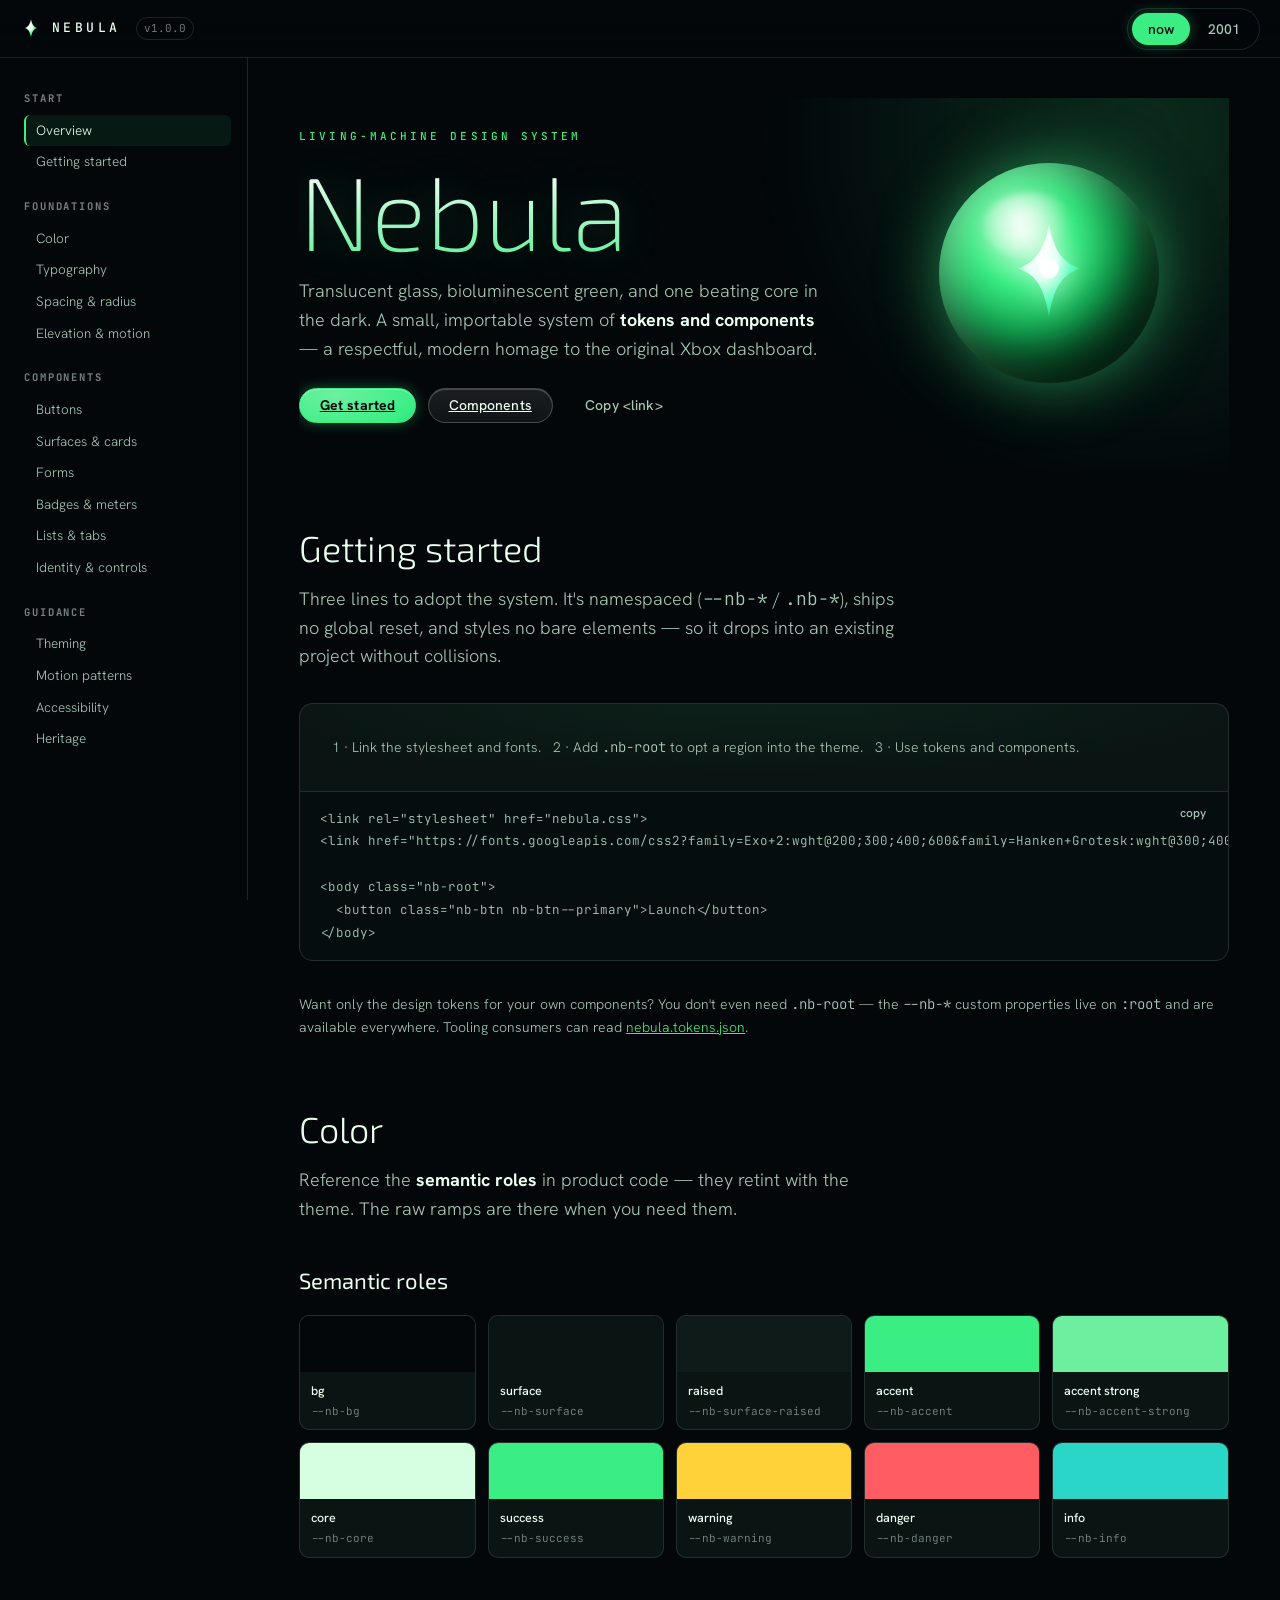
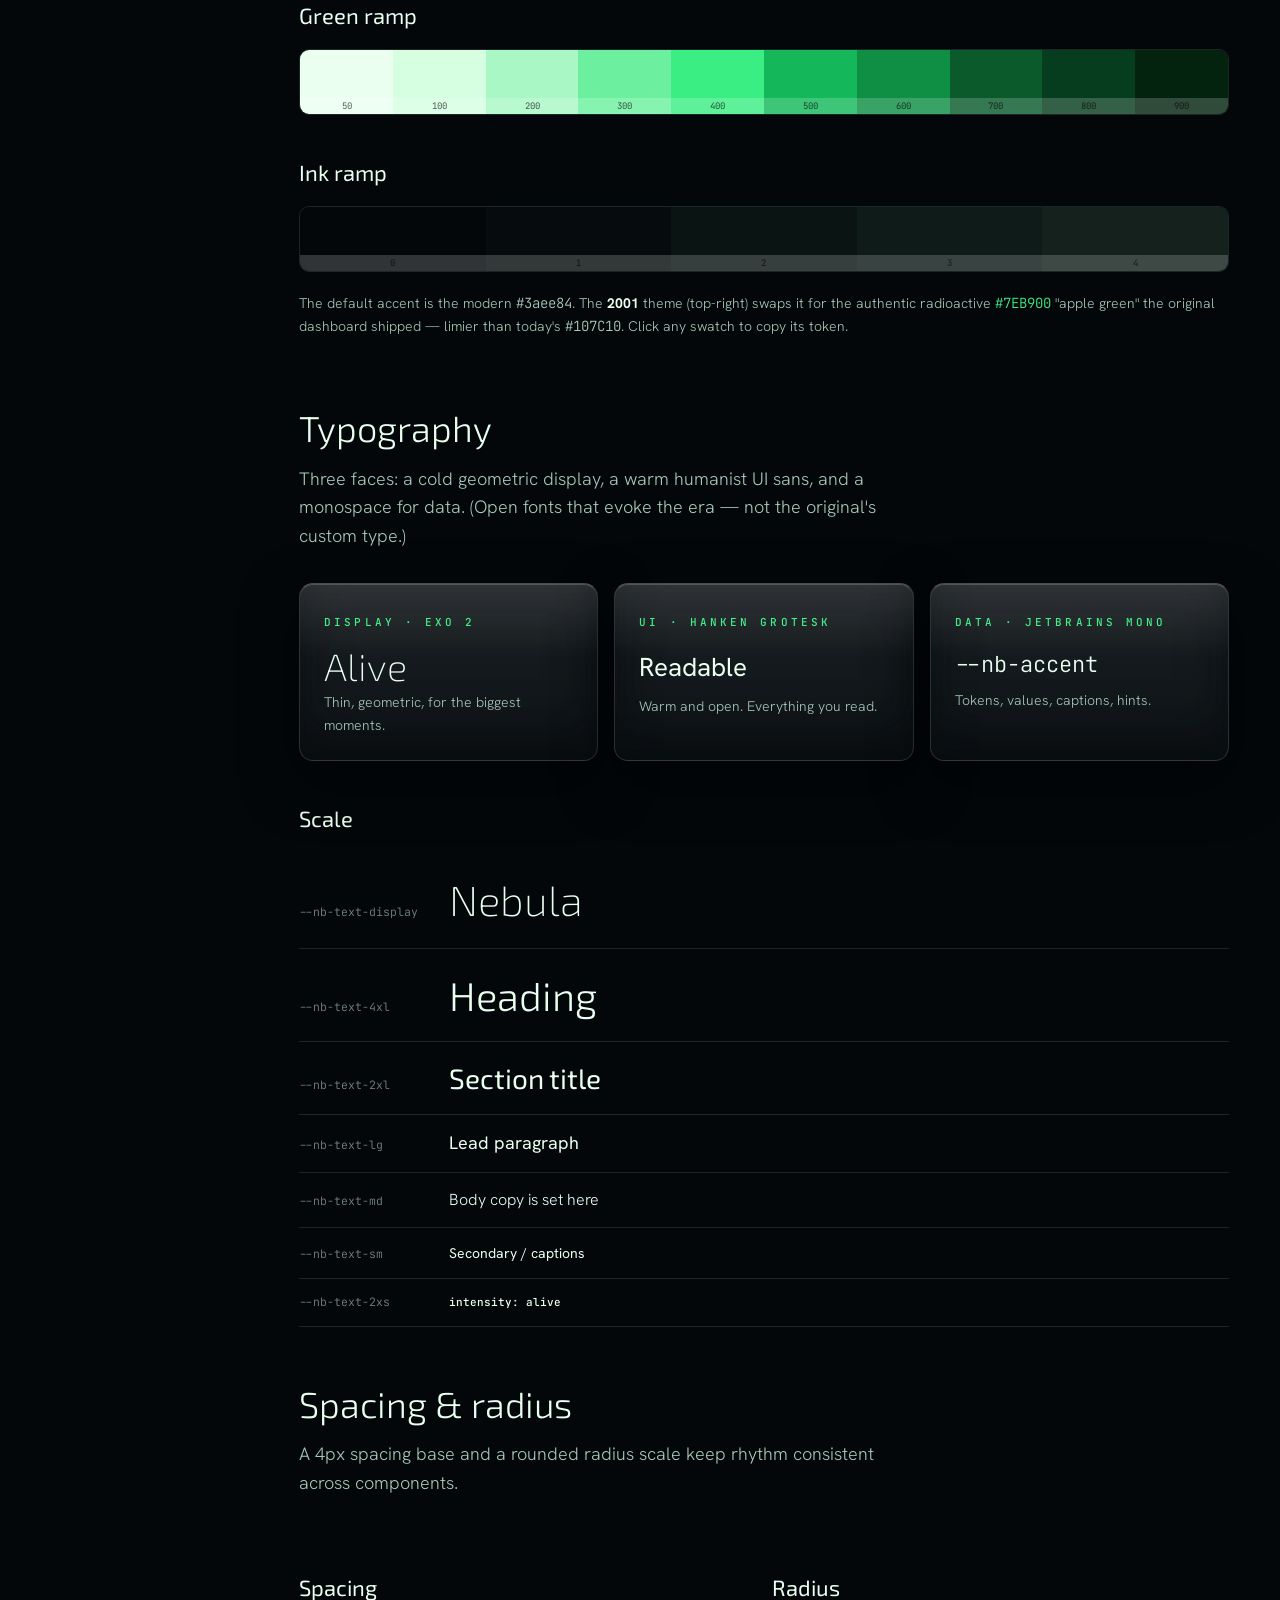
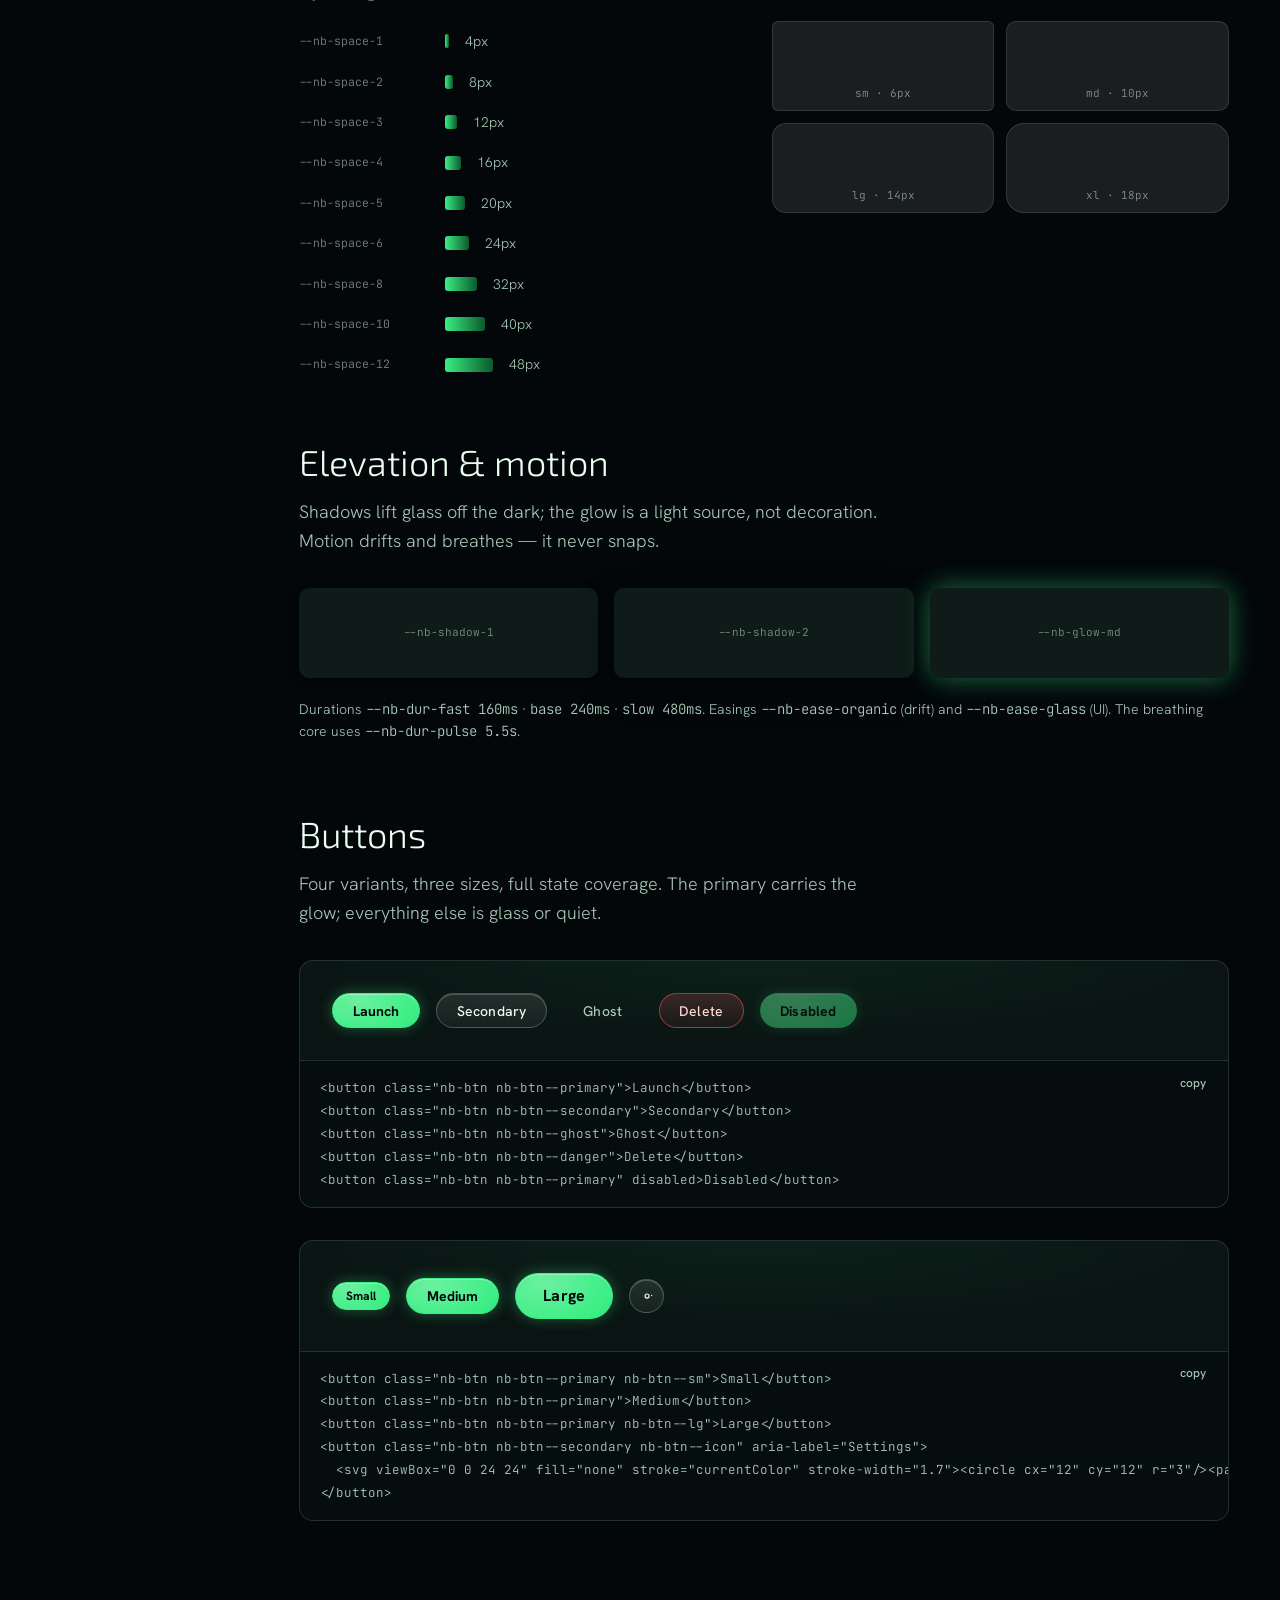
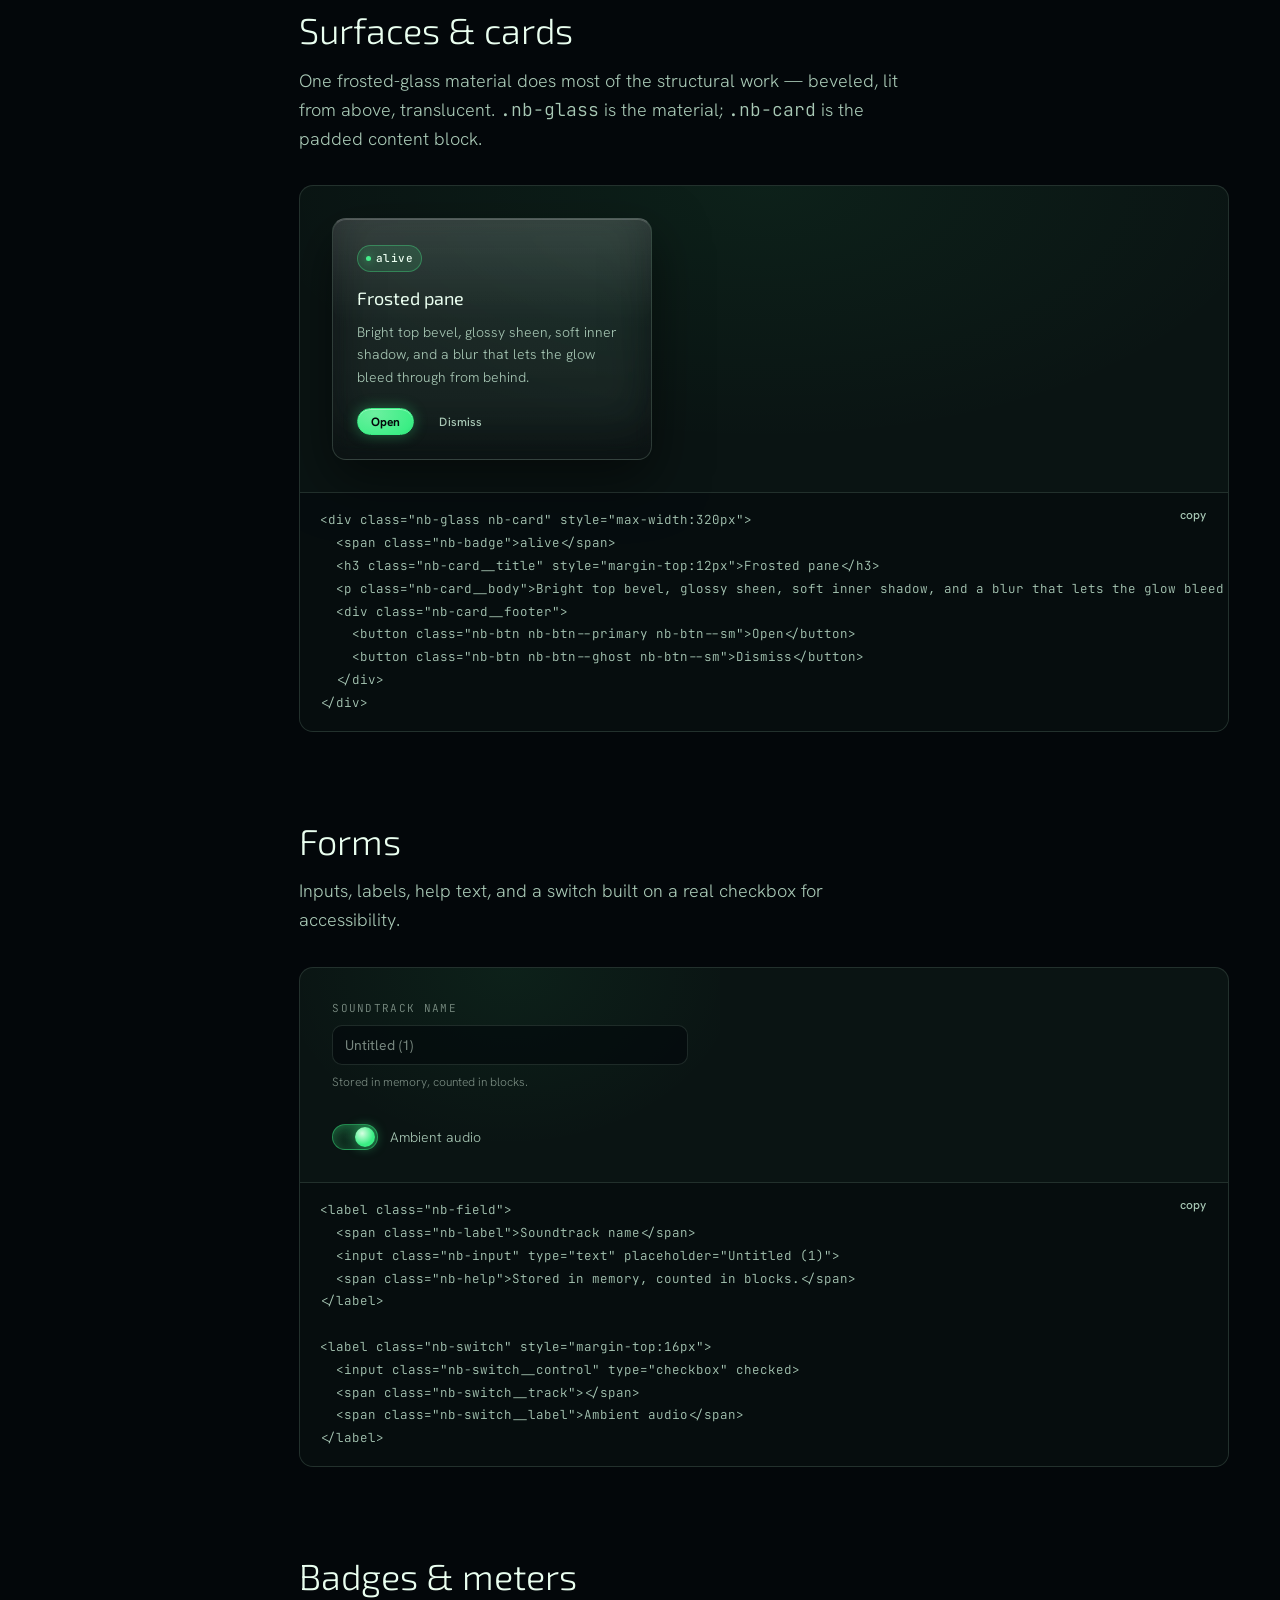
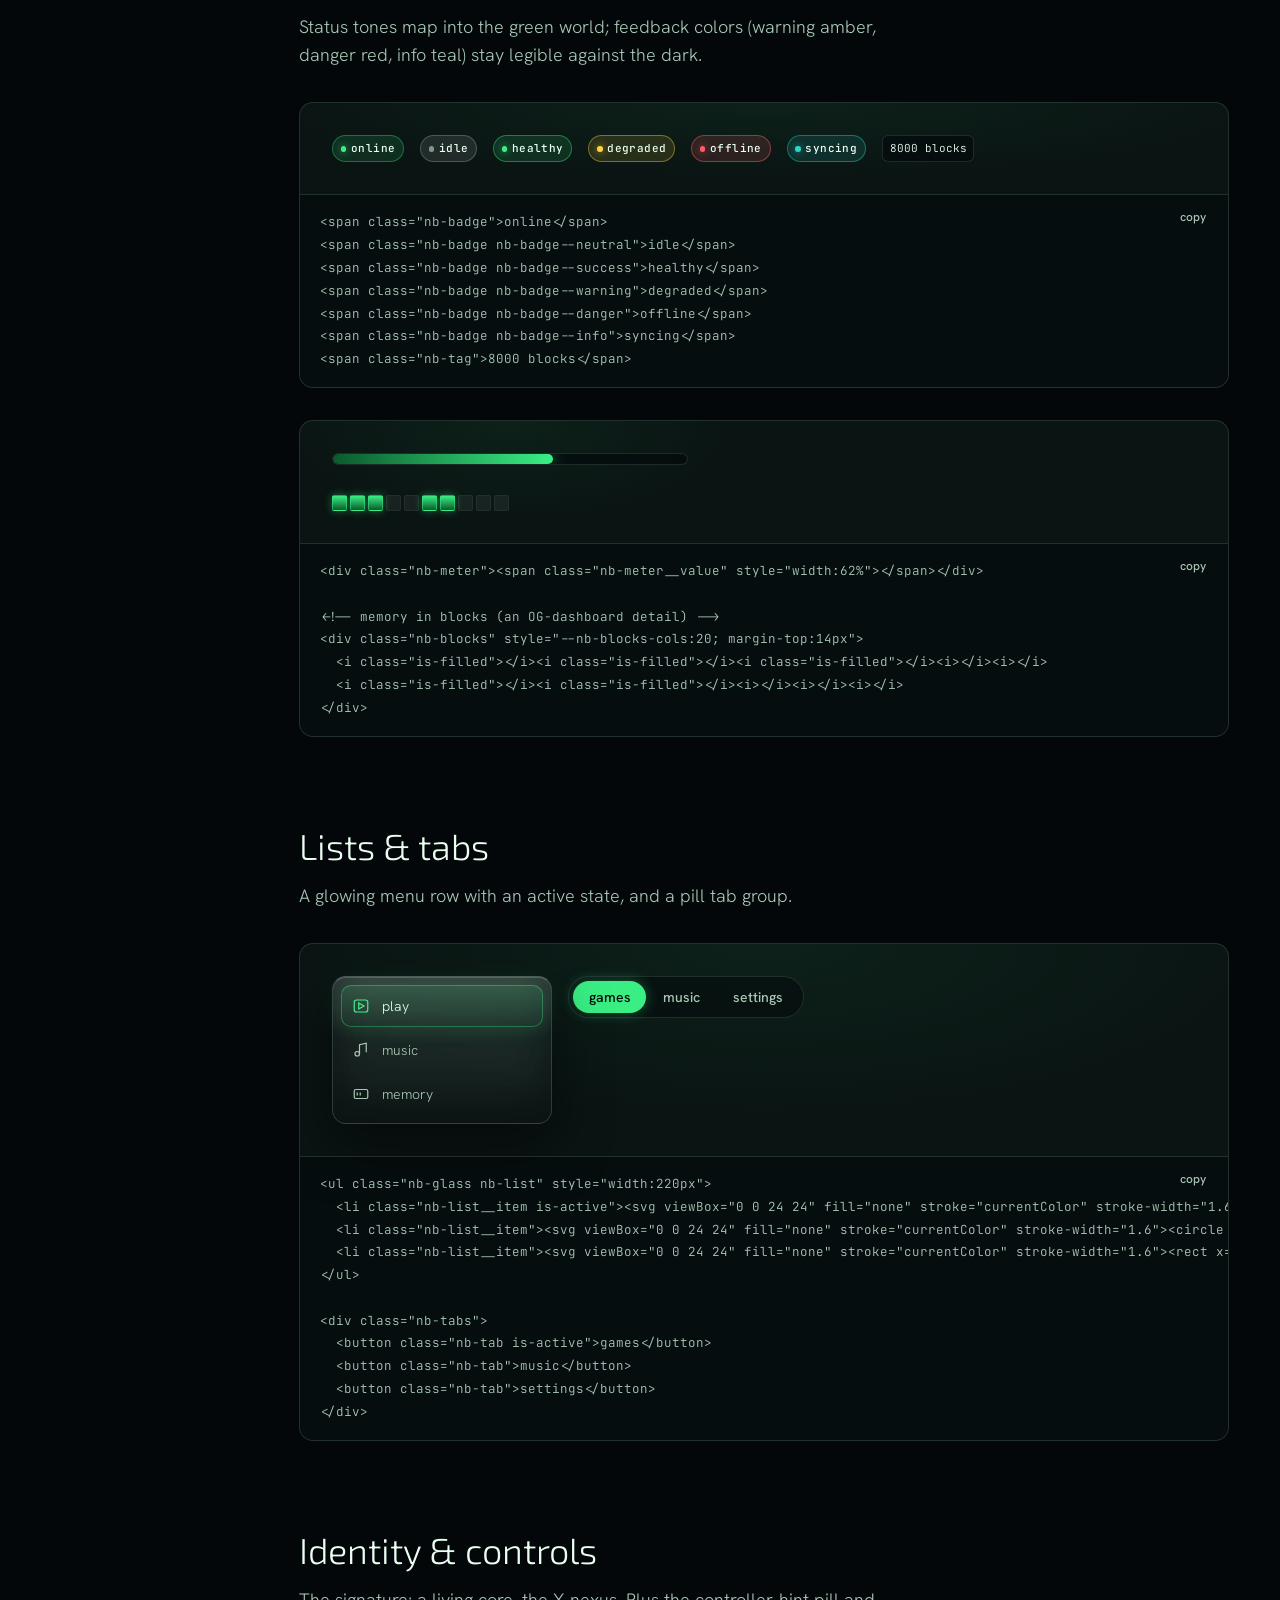
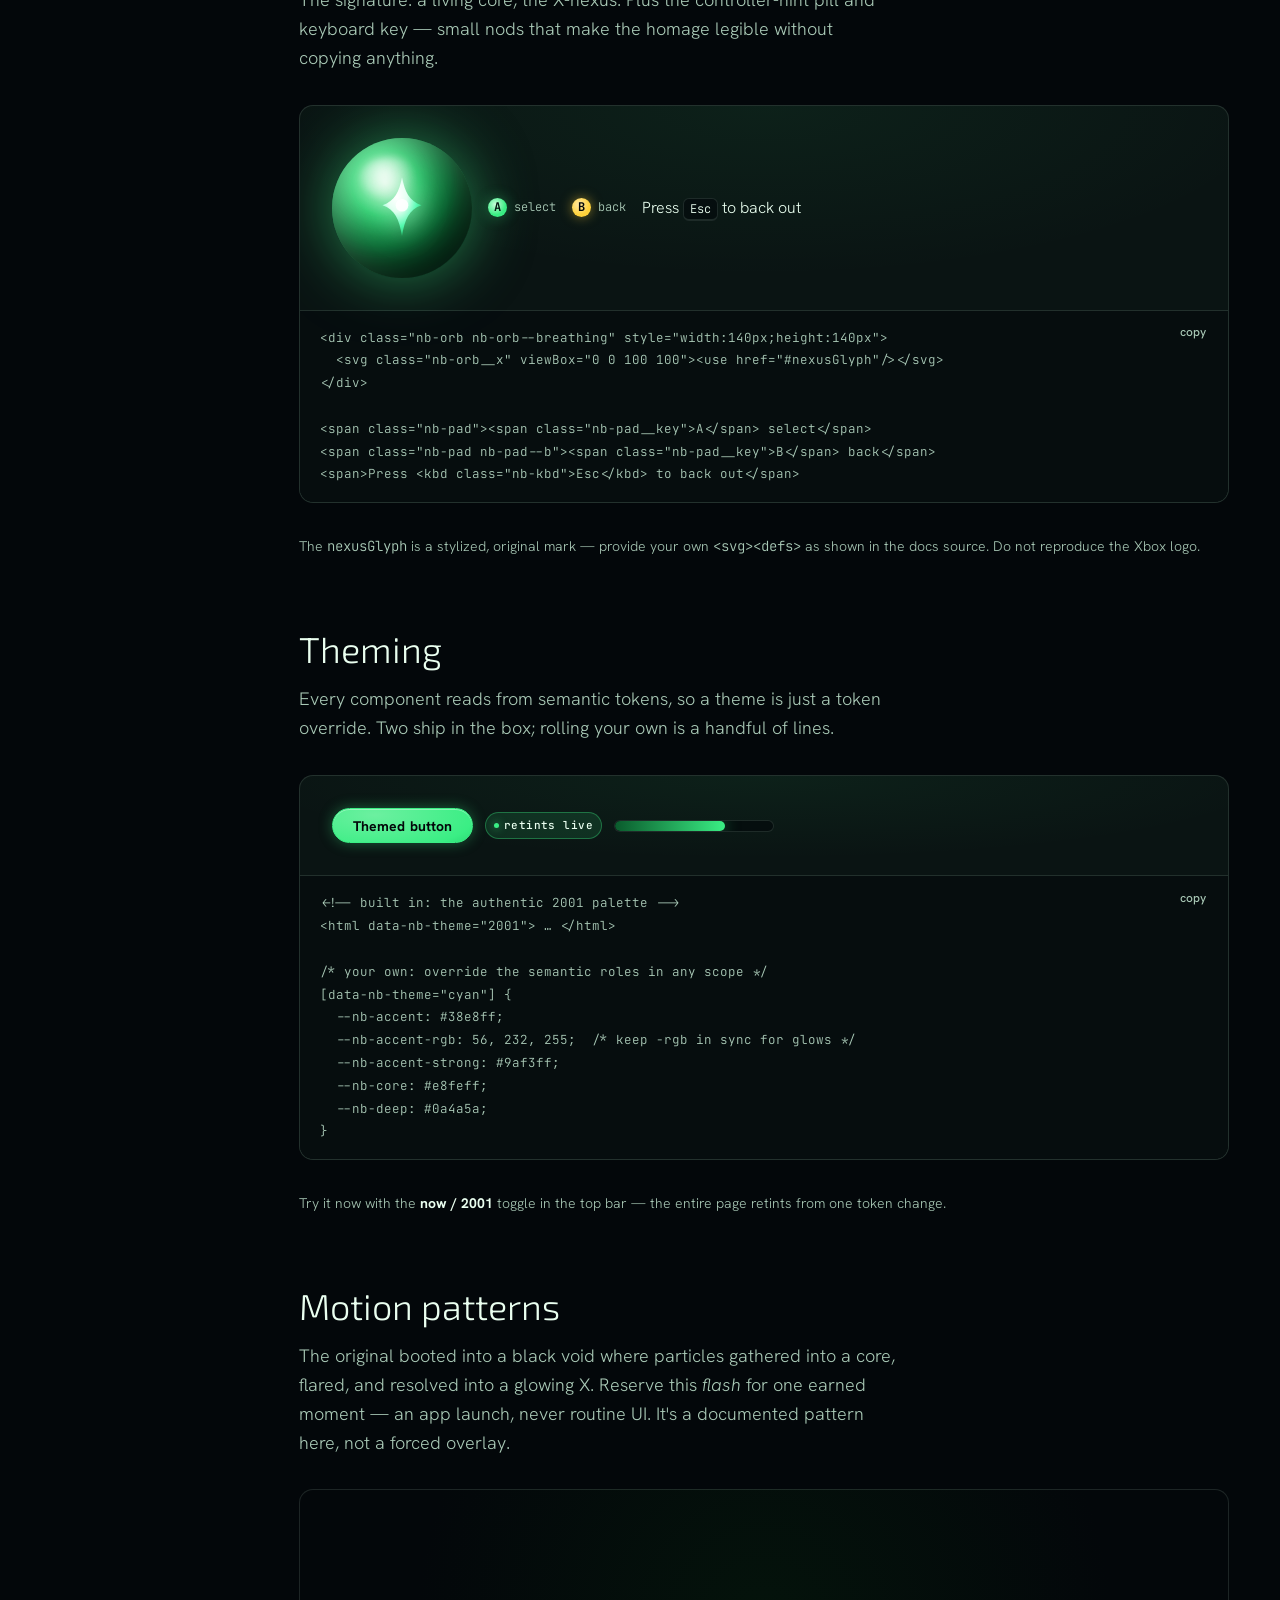
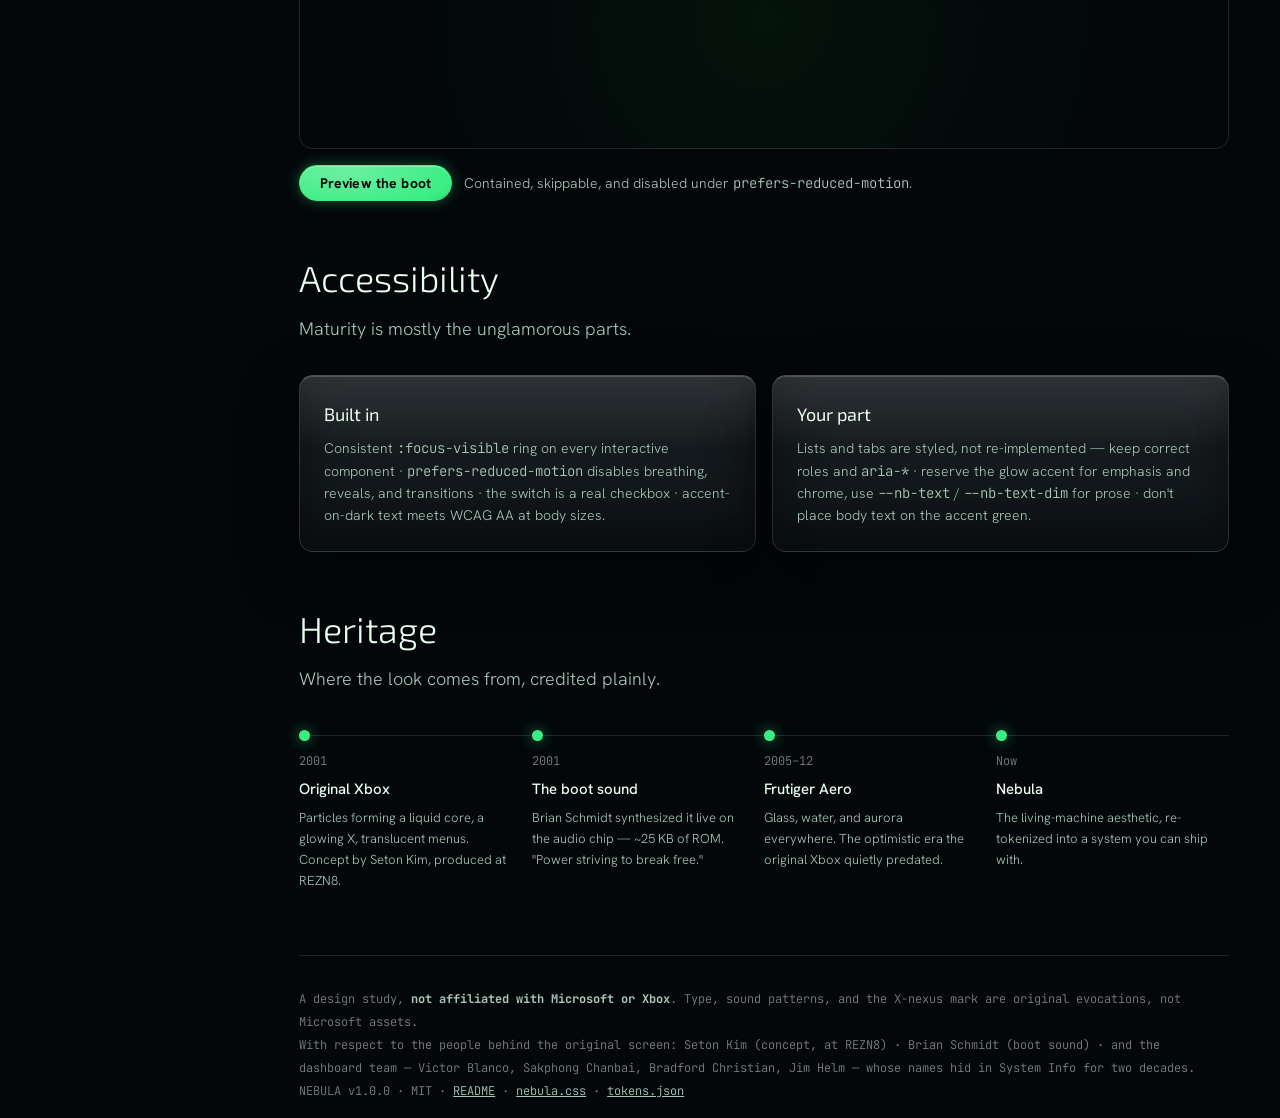
<file: nebula/index.html>
<!DOCTYPE html>
<html lang="en">
<head>
<meta charset="UTF-8">
<meta name="viewport" content="width=device-width, initial-scale=1.0">
<title>NEBULA · Design System</title>
<meta name="description" content="NEBULA — a living-machine design system. Tokens, components, and usage. A respectful homage to the original Xbox dashboard.">
<link rel="preconnect" href="https://fonts.googleapis.com">
<link rel="preconnect" href="https://fonts.gstatic.com" crossorigin>
<link href="https://fonts.googleapis.com/css2?family=Exo+2:wght@200;300;400;600&family=Hanken+Grotesk:wght@300;400;500;700&family=JetBrains+Mono:wght@400;500&display=swap" rel="stylesheet">
<!-- the system under test: dogfooded by these docs -->
<link rel="stylesheet" href="nebula.css">
<style>
  /* ============ docs-only chrome (NOT part of the library) ============ */
  * { box-sizing: border-box; }
  html { scroll-behavior: smooth; }
  body { margin: 0; }
  @media (prefers-reduced-motion: reduce) { html { scroll-behavior: auto; } }

  .doc-skip { position: fixed; left: -999px; top: 8px; z-index: 200; }
  .doc-skip:focus { left: 8px; }

  /* top bar */
  .doc-topbar {
    position: sticky; top: 0; z-index: var(--nb-z-sticky);
    display: flex; align-items: center; gap: var(--nb-space-4);
    height: 58px; padding: 0 var(--nb-space-5);
    background: linear-gradient(180deg, rgba(3,7,10,0.88), rgba(3,7,10,0.62));
    -webkit-backdrop-filter: blur(12px) saturate(1.2); backdrop-filter: blur(12px) saturate(1.2);
    border-bottom: 1px solid var(--nb-border);
  }
  .doc-brand { display: inline-flex; align-items: center; gap: 10px; flex: 0 0 auto; text-decoration: none; }
  .doc-brand svg { width: 22px; height: 22px; }
  .doc-brand b { font-family: var(--nb-font-mono); font-weight: 500; font-size: 13px; letter-spacing: 0.26em; text-transform: uppercase; color: var(--nb-text); }
  .doc-ver { font-family: var(--nb-font-mono); font-size: 11px; color: var(--nb-text-faint); border: 1px solid var(--nb-border); padding: 2px 7px; border-radius: var(--nb-radius-pill); }
  .doc-topbar .spacer { flex: 1; }

  /* shell: sidebar + content */
  .doc-shell { display: grid; grid-template-columns: 248px minmax(0, 1fr); gap: 0; max-width: 1320px; margin: 0 auto; }
  .doc-side {
    position: sticky; top: 58px; align-self: start; height: calc(100vh - 58px);
    overflow-y: auto; padding: var(--nb-space-8) var(--nb-space-4) var(--nb-space-12) var(--nb-space-6);
    border-right: 1px solid var(--nb-border);
  }
  .doc-side h4 { font-family: var(--nb-font-mono); font-size: 10.5px; letter-spacing: 0.18em; text-transform: uppercase; color: var(--nb-text-faint); margin: var(--nb-space-5) 0 var(--nb-space-2); }
  .doc-side h4:first-child { margin-top: 0; }
  .doc-side a { display: block; font-size: 13.5px; color: var(--nb-text-dim); text-decoration: none; padding: 5px 10px; border-radius: var(--nb-radius-sm); border-left: 2px solid transparent; }
  .doc-side a:hover { color: var(--nb-text); background: rgba(var(--nb-accent-rgb),0.07); }
  .doc-side a.is-active { color: var(--nb-text); border-left-color: var(--nb-accent); background: rgba(var(--nb-accent-rgb),0.08); }

  .doc-main { padding: var(--nb-space-10) clamp(var(--nb-space-5), 4vw, var(--nb-space-16)) var(--nb-space-24); min-width: 0; }
  @media (max-width: 900px) {
    .doc-shell { grid-template-columns: 1fr; }
    .doc-side { position: static; height: auto; border-right: 0; border-bottom: 1px solid var(--nb-border); display: flex; gap: 4px; flex-wrap: wrap; padding: var(--nb-space-3) var(--nb-space-5); }
    .doc-side h4 { display: none; }
    .doc-side a { border-left: 0; }
  }

  .doc-section { padding-top: var(--nb-space-12); scroll-margin-top: 72px; }
  .doc-section:first-child { padding-top: var(--nb-space-6); }
  .doc-section > h2 { font-family: var(--nb-font-display); font-weight: 300; font-size: var(--nb-text-3xl); margin: 0 0 var(--nb-space-2); }
  .doc-section > .lede { color: var(--nb-text-dim); font-size: var(--nb-text-lg); max-width: 60ch; margin: 0 0 var(--nb-space-8); }
  .doc-sub { font-family: var(--nb-font-display); font-weight: 400; font-size: var(--nb-text-xl); margin: var(--nb-space-10) 0 var(--nb-space-4); }

  /* hero */
  .doc-hero { position: relative; padding: var(--nb-space-16) 0 var(--nb-space-12); overflow: hidden; }
  .doc-hero .glowbg { position: absolute; inset: -40% -10% auto auto; width: 620px; height: 620px; pointer-events: none;
    background: radial-gradient(circle at 70% 30%, rgba(var(--nb-accent-rgb),0.16), transparent 60%); filter: blur(20px); }
  .doc-hero .row { display: grid; grid-template-columns: 1.2fr 0.8fr; gap: var(--nb-space-8); align-items: center; }
  @media (max-width: 760px){ .doc-hero .row { grid-template-columns: 1fr; } .doc-hero .orbwrap { display: none; } }
  .doc-hero h1 { font-family: var(--nb-font-display); font-weight: 200; font-size: clamp(54px, 9vw, 104px); line-height: 0.92; margin: 14px 0 0; }
  .doc-hero p { color: var(--nb-text-dim); font-size: var(--nb-text-lg); max-width: 52ch; margin: var(--nb-space-5) 0 var(--nb-space-6); }
  .doc-hero .cta { display: flex; gap: var(--nb-space-3); flex-wrap: wrap; }
  .doc-hero .orbwrap { display: grid; place-items: center; }
  .doc-hero .nb-orb { width: 220px; height: 220px; }

  /* example: live demo + code */
  .doc-example { border: 1px solid var(--nb-border); border-radius: var(--nb-radius-lg); overflow: hidden; margin: var(--nb-space-4) 0 var(--nb-space-8); background: var(--nb-surface); }
  .doc-demo { padding: var(--nb-space-8); display: flex; flex-wrap: wrap; gap: var(--nb-space-4); align-items: center;
    background: radial-gradient(80% 120% at 50% 0%, rgba(var(--nb-accent-rgb),0.06), transparent 70%); }
  .doc-demo.col { flex-direction: column; align-items: stretch; }
  .doc-codewrap { position: relative; border-top: 1px solid var(--nb-border); }
  .doc-code { margin: 0; padding: var(--nb-space-4) var(--nb-space-5); overflow-x: auto; background: rgba(3,7,10,0.5); }
  .doc-code code { font-family: var(--nb-font-mono); font-size: 12.5px; line-height: 1.7; color: var(--nb-text-dim); white-space: pre; }
  .doc-copy { position: absolute; top: 8px; right: 8px; }

  /* token grids */
  .doc-swatches { display: grid; grid-template-columns: repeat(auto-fill, minmax(150px, 1fr)); gap: var(--nb-space-3); }
  .doc-swatch { text-align: left; cursor: pointer; border: 1px solid var(--nb-border); border-radius: var(--nb-radius-md); overflow: hidden; background: var(--nb-surface); font: inherit; color: inherit; padding: 0; }
  .doc-swatch:hover { border-color: rgba(var(--nb-accent-rgb),0.5); }
  .doc-swatch .cap { display:block; height: 56px; }
  .doc-swatch .m { display:block; padding: 9px 11px; }
  .doc-swatch .m .k { display:block; font-size: 12.5px; font-weight: 500; }
  .doc-swatch .m .v { display:block; font-family: var(--nb-font-mono); font-size: 11px; color: var(--nb-text-faint); margin-top: 2px; }

  .doc-ramp { display: grid; grid-template-columns: repeat(10, 1fr); border: 1px solid var(--nb-border); border-radius: var(--nb-radius-md); overflow: hidden; }
  @media (max-width: 620px){ .doc-ramp { grid-template-columns: repeat(5,1fr); } }
  .doc-ramp .s { height: 64px; position: relative; cursor: pointer; border: 0; padding: 0; }
  .doc-ramp .s span { position: absolute; left: 0; right: 0; bottom: 0; font-family: var(--nb-font-mono); font-size: 9px; text-align: center; padding: 2px 0; color: rgba(0,0,0,0.65); background: rgba(255,255,255,0.18); }

  .doc-scale-row { display: flex; align-items: baseline; gap: var(--nb-space-5); padding: 14px 0; border-bottom: 1px solid var(--nb-border); }
  .doc-scale-row .tk { font-family: var(--nb-font-mono); font-size: 11.5px; color: var(--nb-text-faint); width: 130px; flex: 0 0 auto; }

  .doc-space-row { display: flex; align-items: center; gap: var(--nb-space-4); padding: 9px 0; }
  .doc-space-row .tk { font-family: var(--nb-font-mono); font-size: 11.5px; color: var(--nb-text-faint); width: 130px; flex: 0 0 auto; }
  .doc-space-row .bar { height: 14px; background: linear-gradient(90deg, var(--nb-accent), var(--nb-deep)); border-radius: 3px; }

  .doc-grid { display: grid; gap: var(--nb-space-4); }
  .doc-grid.two { grid-template-columns: 1fr 1fr; }
  .doc-grid.three { grid-template-columns: repeat(3, 1fr); }
  @media (max-width: 720px){ .doc-grid.two, .doc-grid.three { grid-template-columns: 1fr; } }

  .doc-radius-demo { height: 90px; border: 1px solid var(--nb-border); background: var(--nb-glass-strong); display: grid; place-items: end center; padding-bottom: 8px; font-family: var(--nb-font-mono); font-size: 11px; color: var(--nb-text-faint); }
  .doc-elev-demo { height: 90px; border-radius: var(--nb-radius-md); background: var(--nb-surface-raised); display: grid; place-items: center; font-family: var(--nb-font-mono); font-size: 11px; color: var(--nb-text-faint); }

  /* boot pattern (contained, opt-in) */
  .doc-boot { position: relative; height: 260px; border-radius: var(--nb-radius-lg); border: 1px solid var(--nb-border); overflow: hidden; display: grid; place-items: center;
    background: radial-gradient(circle at 50% 50%, #04130b, var(--nb-bg) 72%); }
  .doc-boot .stage { position: relative; width: 200px; height: 200px; display: grid; place-items: center; }
  .doc-boot .bp { position: absolute; width: 5px; height: 5px; border-radius: 50%; background: var(--nb-accent); left: 50%; top: 50%; opacity: 0; filter: blur(.5px); }
  .doc-boot .bflash { position: absolute; width: 60px; height: 60px; border-radius: 50%; opacity: 0; transform: scale(.2);
    background: radial-gradient(circle, #f4ffe9, rgba(var(--nb-accent-rgb),0.5) 40%, transparent 70%); }
  .doc-boot .bx { width: 110px; height: 110px; opacity: 0; transform: scale(.6); filter: drop-shadow(0 0 24px rgba(var(--nb-accent-rgb),0.6)); }
  .doc-boot.run .bp { animation: docbp 0.9s var(--nb-ease-organic) forwards; }
  .doc-boot.run .bflash { animation: docflash 0.7s ease-out 1.35s forwards; }
  .doc-boot.run .bx { animation: docbx 0.9s var(--nb-ease-glass) 1.55s forwards; }
  @keyframes docbp { 0%{ transform: translate(var(--dx),var(--dy)) scale(1); opacity:0;} 25%{opacity:.9;} 100%{ transform: translate(-50%,-50%) scale(.2); opacity:0; } }
  @keyframes docflash { 0%{opacity:0;transform:scale(.2);} 40%{opacity:1;transform:scale(2.4);} 100%{opacity:0;transform:scale(3.6);} }
  @keyframes docbx { 0%{opacity:0;transform:scale(.6) rotate(-6deg);} 55%{opacity:1;transform:scale(1.06) rotate(2deg);} 100%{opacity:1;transform:scale(1) rotate(0);} }
  @media (prefers-reduced-motion: reduce){ .doc-boot.run .bp, .doc-boot.run .bflash, .doc-boot.run .bx { animation: none; } .doc-boot .bx { opacity: 1; transform: none; } }

  /* heritage timeline */
  .doc-timeline { display: grid; grid-template-columns: repeat(4,1fr); }
  @media (max-width: 760px){ .doc-timeline { grid-template-columns: 1fr 1fr; gap: 26px 0; } }
  .doc-node { position: relative; padding: 26px 20px 0 0; }
  .doc-node::before { content:""; position:absolute; top:9px; left:0; right:0; height:1px; background: var(--nb-border); }
  .doc-node::after { content:""; position:absolute; top:4px; left:0; width:11px; height:11px; border-radius:50%; background: var(--nb-accent); box-shadow: 0 0 14px rgba(var(--nb-accent-rgb),0.6); }
  .doc-node .y { font-family: var(--nb-font-mono); font-size: 12px; color: var(--nb-text-faint); }
  .doc-node .n { font-weight: 500; font-size: 15px; margin: 6px 0 7px; }
  .doc-node .d { font-size: 13px; color: var(--nb-text-dim); }

  .doc-foot { margin-top: var(--nb-space-16); padding-top: var(--nb-space-8); border-top: 1px solid var(--nb-border); font-family: var(--nb-font-mono); font-size: 12px; color: var(--nb-text-faint); line-height: 1.9; }
  .doc-foot a { color: var(--nb-text-dim); }

  /* toast */
  .doc-toasts { position: fixed; left: 0; right: 0; bottom: 24px; z-index: var(--nb-z-toast); display: flex; flex-direction: column; align-items: center; gap: 8px; pointer-events: none; }
  .doc-toast { pointer-events: auto; background: var(--nb-surface-overlay); border: 1px solid rgba(var(--nb-accent-rgb),0.4); border-radius: var(--nb-radius-md); padding: 10px 16px; font-size: 13px; box-shadow: var(--nb-shadow-2); opacity: 0; transform: translateY(10px); transition: opacity .26s, transform .26s; }
  .doc-toast.show { opacity: 1; transform: none; }
  .doc-toast b { color: var(--nb-accent); }
</style>
</head>
<body class="nb-root">

<a class="doc-skip nb-btn nb-btn--secondary nb-btn--sm" href="#overview">Skip to content</a>

<!-- shared nexus mark -->
<svg width="0" height="0" aria-hidden="true" style="position:absolute">
  <defs>
    <radialGradient id="nexFill" cx="38%" cy="34%" r="72%">
      <stop offset="0%" stop-color="#ffffff"/>
      <stop offset="34%" stop-color="var(--nb-core)"/>
      <stop offset="70%" stop-color="var(--nb-accent)"/>
      <stop offset="100%" stop-color="var(--nb-deep)"/>
    </radialGradient>
    <g id="nexusGlyph">
      <path fill="url(#nexFill)" d="M50 6 C54 26 60 40 78 46 C60 52 54 66 50 90 C46 66 40 52 22 46 C40 40 46 26 50 6 Z"/>
      <circle cx="50" cy="46" r="9" fill="#ffffff" opacity="0.9"/>
    </g>
  </defs>
</svg>

<!-- top bar -->
<header class="doc-topbar">
  <a class="doc-brand" href="#overview">
    <svg viewBox="0 0 100 100" aria-hidden="true"><use href="#nexusGlyph"/></svg>
    <b>Nebula</b>
  </a>
  <span class="doc-ver">v1.0.0</span>
  <span class="spacer"></span>
  <div class="nb-tabs" role="group" aria-label="Theme">
    <button class="nb-tab is-active" id="themeNow" type="button">now</button>
    <button class="nb-tab" id="theme2001" type="button">2001</button>
  </div>
</header>

<div class="doc-shell">
  <!-- sidebar -->
  <nav class="doc-side" aria-label="Sections">
    <h4>Start</h4>
    <a href="#overview" class="is-active">Overview</a>
    <a href="#install">Getting started</a>
    <h4>Foundations</h4>
    <a href="#color">Color</a>
    <a href="#type">Typography</a>
    <a href="#space">Spacing &amp; radius</a>
    <a href="#elevation">Elevation &amp; motion</a>
    <h4>Components</h4>
    <a href="#buttons">Buttons</a>
    <a href="#surfaces">Surfaces &amp; cards</a>
    <a href="#forms">Forms</a>
    <a href="#status">Badges &amp; meters</a>
    <a href="#navigation">Lists &amp; tabs</a>
    <a href="#identity">Identity &amp; controls</a>
    <h4>Guidance</h4>
    <a href="#theming">Theming</a>
    <a href="#patterns">Motion patterns</a>
    <a href="#a11y">Accessibility</a>
    <a href="#heritage">Heritage</a>
  </nav>

  <main class="doc-main">

    <!-- OVERVIEW / HERO -->
    <section class="doc-section doc-hero" id="overview">
      <div class="glowbg" aria-hidden="true"></div>
      <div class="row">
        <div>
          <span class="nb-eyebrow">Living-machine design system</span>
          <h1 class="nb-accent-text">Nebula</h1>
          <p>Translucent glass, bioluminescent green, and one beating core in the dark. A small, importable system of <strong style="color:var(--nb-text)">tokens and components</strong> — a respectful, modern homage to the original Xbox dashboard.</p>
          <div class="cta">
            <a class="nb-btn nb-btn--primary" href="#install">Get started</a>
            <a class="nb-btn nb-btn--secondary" href="#buttons">Components</a>
            <button class="nb-btn nb-btn--ghost" id="copyInstall" type="button">Copy &lt;link&gt;</button>
          </div>
        </div>
        <div class="orbwrap" aria-hidden="true">
          <div class="nb-orb nb-orb--breathing">
            <svg class="nb-orb__x" viewBox="0 0 100 100"><use href="#nexusGlyph"/></svg>
          </div>
        </div>
      </div>
    </section>

    <!-- GETTING STARTED -->
    <section class="doc-section" id="install">
      <h2>Getting started</h2>
      <p class="lede">Three lines to adopt the system. It's namespaced (<code class="nb-mono">--nb-*</code> / <code class="nb-mono">.nb-*</code>), ships no global reset, and styles no bare elements — so it drops into an existing project without collisions.</p>

      <div class="doc-example" data-static>
        <div class="doc-demo col">
          <p class="nb-small" style="margin:0">1 · Link the stylesheet and fonts. &nbsp; 2 · Add <code class="nb-mono">.nb-root</code> to opt a region into the theme. &nbsp; 3 · Use tokens and components.</p>
        </div>
        <div class="doc-codewrap">
          <pre class="doc-code"><code></code></pre>
          <script type="text/plain" class="doc-snippet">
&lt;link rel="stylesheet" href="nebula.css"&gt;
&lt;link href="https://fonts.googleapis.com/css2?family=Exo+2:wght@200;300;400;600&amp;family=Hanken+Grotesk:wght@300;400;500;700&amp;family=JetBrains+Mono:wght@400;500&amp;display=swap" rel="stylesheet"&gt;

&lt;body class="nb-root"&gt;
  &lt;button class="nb-btn nb-btn--primary"&gt;Launch&lt;/button&gt;
&lt;/body&gt;
          </script>
        </div>
      </div>

      <p class="nb-small">Want only the design tokens for your own components? You don't even need <code class="nb-mono">.nb-root</code> — the <code class="nb-mono">--nb-*</code> custom properties live on <code class="nb-mono">:root</code> and are available everywhere. Tooling consumers can read <a href="nebula.tokens.json" style="color:var(--nb-accent)">nebula.tokens.json</a>.</p>
    </section>

    <!-- COLOR -->
    <section class="doc-section" id="color">
      <h2>Color</h2>
      <p class="lede">Reference the <strong style="color:var(--nb-text)">semantic roles</strong> in product code — they retint with the theme. The raw ramps are there when you need them.</p>

      <h3 class="doc-sub">Semantic roles</h3>
      <div class="doc-swatches" id="semanticSwatches">
        <button class="doc-swatch" data-token="--nb-bg"><span class="cap" style="background:var(--nb-bg)"></span><span class="m"><span class="k">bg</span><span class="v">--nb-bg</span></span></button>
        <button class="doc-swatch" data-token="--nb-surface"><span class="cap" style="background:var(--nb-surface)"></span><span class="m"><span class="k">surface</span><span class="v">--nb-surface</span></span></button>
        <button class="doc-swatch" data-token="--nb-surface-raised"><span class="cap" style="background:var(--nb-surface-raised)"></span><span class="m"><span class="k">raised</span><span class="v">--nb-surface-raised</span></span></button>
        <button class="doc-swatch" data-token="--nb-accent"><span class="cap" style="background:var(--nb-accent)"></span><span class="m"><span class="k">accent</span><span class="v">--nb-accent</span></span></button>
        <button class="doc-swatch" data-token="--nb-accent-strong"><span class="cap" style="background:var(--nb-accent-strong)"></span><span class="m"><span class="k">accent strong</span><span class="v">--nb-accent-strong</span></span></button>
        <button class="doc-swatch" data-token="--nb-core"><span class="cap" style="background:var(--nb-core)"></span><span class="m"><span class="k">core</span><span class="v">--nb-core</span></span></button>
        <button class="doc-swatch" data-token="--nb-success"><span class="cap" style="background:var(--nb-success)"></span><span class="m"><span class="k">success</span><span class="v">--nb-success</span></span></button>
        <button class="doc-swatch" data-token="--nb-warning"><span class="cap" style="background:var(--nb-warning)"></span><span class="m"><span class="k">warning</span><span class="v">--nb-warning</span></span></button>
        <button class="doc-swatch" data-token="--nb-danger"><span class="cap" style="background:var(--nb-danger)"></span><span class="m"><span class="k">danger</span><span class="v">--nb-danger</span></span></button>
        <button class="doc-swatch" data-token="--nb-info"><span class="cap" style="background:var(--nb-info)"></span><span class="m"><span class="k">info</span><span class="v">--nb-info</span></span></button>
      </div>

      <h3 class="doc-sub">Green ramp</h3>
      <div class="doc-ramp" id="greenRamp"></div>

      <h3 class="doc-sub">Ink ramp</h3>
      <div class="doc-ramp" id="inkRamp" style="grid-template-columns:repeat(5,1fr)"></div>

      <p class="nb-small" style="margin-top:var(--nb-space-5)">The default accent is the modern <code class="nb-mono">#3aee84</code>. The <strong style="color:var(--nb-text)">2001</strong> theme (top-right) swaps it for the authentic radioactive <code class="nb-mono" style="color:var(--nb-accent)">#7EB900</code> "apple green" the original dashboard shipped — limier than today's <code class="nb-mono">#107C10</code>. Click any swatch to copy its token.</p>
    </section>

    <!-- TYPOGRAPHY -->
    <section class="doc-section" id="type">
      <h2>Typography</h2>
      <p class="lede">Three faces: a cold geometric display, a warm humanist UI sans, and a monospace for data. (Open fonts that evoke the era — not the original's custom type.)</p>
      <div class="doc-grid three">
        <div class="nb-glass nb-card"><span class="nb-eyebrow">Display · Exo 2</span><div style="font-family:var(--nb-font-display);font-weight:200;font-size:38px;line-height:1;margin:14px 0 6px">Alive</div><p class="nb-small" style="margin:0">Thin, geometric, for the biggest moments.</p></div>
        <div class="nb-glass nb-card"><span class="nb-eyebrow">UI · Hanken Grotesk</span><div style="font-weight:400;font-size:26px;margin:14px 0 6px">Readable</div><p class="nb-small" style="margin:0">Warm and open. Everything you read.</p></div>
        <div class="nb-glass nb-card"><span class="nb-eyebrow">Data · JetBrains Mono</span><div style="font-family:var(--nb-font-mono);font-size:22px;margin:14px 0 6px">--nb-accent</div><p class="nb-small" style="margin:0">Tokens, values, captions, hints.</p></div>
      </div>
      <h3 class="doc-sub">Scale</h3>
      <div id="typeScale"></div>
    </section>

    <!-- SPACING & RADIUS -->
    <section class="doc-section" id="space">
      <h2>Spacing &amp; radius</h2>
      <p class="lede">A 4px spacing base and a rounded radius scale keep rhythm consistent across components.</p>
      <div class="doc-grid two">
        <div>
          <h3 class="doc-sub">Spacing</h3>
          <div id="spaceScale"></div>
        </div>
        <div>
          <h3 class="doc-sub">Radius</h3>
          <div class="doc-grid two" style="gap:var(--nb-space-3)">
            <div class="doc-radius-demo" style="border-radius:var(--nb-radius-sm)">sm · 6px</div>
            <div class="doc-radius-demo" style="border-radius:var(--nb-radius-md)">md · 10px</div>
            <div class="doc-radius-demo" style="border-radius:var(--nb-radius-lg)">lg · 14px</div>
            <div class="doc-radius-demo" style="border-radius:var(--nb-radius-xl)">xl · 18px</div>
          </div>
        </div>
      </div>
    </section>

    <!-- ELEVATION & MOTION -->
    <section class="doc-section" id="elevation">
      <h2>Elevation &amp; motion</h2>
      <p class="lede">Shadows lift glass off the dark; the glow is a light source, not decoration. Motion drifts and breathes — it never snaps.</p>
      <div class="doc-grid three">
        <div class="doc-elev-demo" style="box-shadow:var(--nb-shadow-1)">--nb-shadow-1</div>
        <div class="doc-elev-demo" style="box-shadow:var(--nb-shadow-2)">--nb-shadow-2</div>
        <div class="doc-elev-demo" style="box-shadow:var(--nb-glow-md)">--nb-glow-md</div>
      </div>
      <p class="nb-small" style="margin-top:var(--nb-space-5)">Durations <code class="nb-mono">--nb-dur-fast 160ms</code> · <code class="nb-mono">base 240ms</code> · <code class="nb-mono">slow 480ms</code>. Easings <code class="nb-mono">--nb-ease-organic</code> (drift) and <code class="nb-mono">--nb-ease-glass</code> (UI). The breathing core uses <code class="nb-mono">--nb-dur-pulse 5.5s</code>.</p>
    </section>

    <!-- BUTTONS -->
    <section class="doc-section" id="buttons">
      <h2>Buttons</h2>
      <p class="lede">Four variants, three sizes, full state coverage. The primary carries the glow; everything else is glass or quiet.</p>
      <div class="doc-example">
        <div class="doc-demo"></div>
        <div class="doc-codewrap"><pre class="doc-code"><code></code></pre><script type="text/plain" class="doc-snippet">
&lt;button class="nb-btn nb-btn--primary"&gt;Launch&lt;/button&gt;
&lt;button class="nb-btn nb-btn--secondary"&gt;Secondary&lt;/button&gt;
&lt;button class="nb-btn nb-btn--ghost"&gt;Ghost&lt;/button&gt;
&lt;button class="nb-btn nb-btn--danger"&gt;Delete&lt;/button&gt;
&lt;button class="nb-btn nb-btn--primary" disabled&gt;Disabled&lt;/button&gt;
        </script></div>
      </div>
      <div class="doc-example">
        <div class="doc-demo"></div>
        <div class="doc-codewrap"><pre class="doc-code"><code></code></pre><script type="text/plain" class="doc-snippet">
&lt;button class="nb-btn nb-btn--primary nb-btn--sm"&gt;Small&lt;/button&gt;
&lt;button class="nb-btn nb-btn--primary"&gt;Medium&lt;/button&gt;
&lt;button class="nb-btn nb-btn--primary nb-btn--lg"&gt;Large&lt;/button&gt;
&lt;button class="nb-btn nb-btn--secondary nb-btn--icon" aria-label="Settings"&gt;
  &lt;svg viewBox="0 0 24 24" fill="none" stroke="currentColor" stroke-width="1.7"&gt;&lt;circle cx="12" cy="12" r="3"/&gt;&lt;path d="M19 12a7 7 0 00-.2-1.6"/&gt;&lt;/svg&gt;
&lt;/button&gt;
        </script></div>
      </div>
    </section>

    <!-- SURFACES -->
    <section class="doc-section" id="surfaces">
      <h2>Surfaces &amp; cards</h2>
      <p class="lede">One frosted-glass material does most of the structural work — beveled, lit from above, translucent. <code class="nb-mono">.nb-glass</code> is the material; <code class="nb-mono">.nb-card</code> is the padded content block.</p>
      <div class="doc-example">
        <div class="doc-demo"></div>
        <div class="doc-codewrap"><pre class="doc-code"><code></code></pre><script type="text/plain" class="doc-snippet">
&lt;div class="nb-glass nb-card" style="max-width:320px"&gt;
  &lt;span class="nb-badge"&gt;alive&lt;/span&gt;
  &lt;h3 class="nb-card__title" style="margin-top:12px"&gt;Frosted pane&lt;/h3&gt;
  &lt;p class="nb-card__body"&gt;Bright top bevel, glossy sheen, soft inner shadow, and a blur that lets the glow bleed through from behind.&lt;/p&gt;
  &lt;div class="nb-card__footer"&gt;
    &lt;button class="nb-btn nb-btn--primary nb-btn--sm"&gt;Open&lt;/button&gt;
    &lt;button class="nb-btn nb-btn--ghost nb-btn--sm"&gt;Dismiss&lt;/button&gt;
  &lt;/div&gt;
&lt;/div&gt;
        </script></div>
      </div>
    </section>

    <!-- FORMS -->
    <section class="doc-section" id="forms">
      <h2>Forms</h2>
      <p class="lede">Inputs, labels, help text, and a switch built on a real checkbox for accessibility.</p>
      <div class="doc-example">
        <div class="doc-demo col" style="max-width:420px"></div>
        <div class="doc-codewrap"><pre class="doc-code"><code></code></pre><script type="text/plain" class="doc-snippet">
&lt;label class="nb-field"&gt;
  &lt;span class="nb-label"&gt;Soundtrack name&lt;/span&gt;
  &lt;input class="nb-input" type="text" placeholder="Untitled (1)"&gt;
  &lt;span class="nb-help"&gt;Stored in memory, counted in blocks.&lt;/span&gt;
&lt;/label&gt;

&lt;label class="nb-switch" style="margin-top:16px"&gt;
  &lt;input class="nb-switch__control" type="checkbox" checked&gt;
  &lt;span class="nb-switch__track"&gt;&lt;/span&gt;
  &lt;span class="nb-switch__label"&gt;Ambient audio&lt;/span&gt;
&lt;/label&gt;
        </script></div>
      </div>
    </section>

    <!-- STATUS -->
    <section class="doc-section" id="status">
      <h2>Badges &amp; meters</h2>
      <p class="lede">Status tones map into the green world; feedback colors (warning amber, danger red, info teal) stay legible against the dark.</p>
      <div class="doc-example">
        <div class="doc-demo"></div>
        <div class="doc-codewrap"><pre class="doc-code"><code></code></pre><script type="text/plain" class="doc-snippet">
&lt;span class="nb-badge"&gt;online&lt;/span&gt;
&lt;span class="nb-badge nb-badge--neutral"&gt;idle&lt;/span&gt;
&lt;span class="nb-badge nb-badge--success"&gt;healthy&lt;/span&gt;
&lt;span class="nb-badge nb-badge--warning"&gt;degraded&lt;/span&gt;
&lt;span class="nb-badge nb-badge--danger"&gt;offline&lt;/span&gt;
&lt;span class="nb-badge nb-badge--info"&gt;syncing&lt;/span&gt;
&lt;span class="nb-tag"&gt;8000 blocks&lt;/span&gt;
        </script></div>
      </div>
      <div class="doc-example">
        <div class="doc-demo col" style="max-width:420px"></div>
        <div class="doc-codewrap"><pre class="doc-code"><code></code></pre><script type="text/plain" class="doc-snippet">
&lt;div class="nb-meter"&gt;&lt;span class="nb-meter__value" style="width:62%"&gt;&lt;/span&gt;&lt;/div&gt;

&lt;!-- memory in blocks (an OG-dashboard detail) --&gt;
&lt;div class="nb-blocks" style="--nb-blocks-cols:20; margin-top:14px"&gt;
  &lt;i class="is-filled"&gt;&lt;/i&gt;&lt;i class="is-filled"&gt;&lt;/i&gt;&lt;i class="is-filled"&gt;&lt;/i&gt;&lt;i&gt;&lt;/i&gt;&lt;i&gt;&lt;/i&gt;
  &lt;i class="is-filled"&gt;&lt;/i&gt;&lt;i class="is-filled"&gt;&lt;/i&gt;&lt;i&gt;&lt;/i&gt;&lt;i&gt;&lt;/i&gt;&lt;i&gt;&lt;/i&gt;
&lt;/div&gt;
        </script></div>
      </div>
    </section>

    <!-- NAVIGATION -->
    <section class="doc-section" id="navigation">
      <h2>Lists &amp; tabs</h2>
      <p class="lede">A glowing menu row with an active state, and a pill tab group.</p>
      <div class="doc-example">
        <div class="doc-demo" style="align-items:flex-start"></div>
        <div class="doc-codewrap"><pre class="doc-code"><code></code></pre><script type="text/plain" class="doc-snippet">
&lt;ul class="nb-glass nb-list" style="width:220px"&gt;
  &lt;li class="nb-list__item is-active"&gt;&lt;svg viewBox="0 0 24 24" fill="none" stroke="currentColor" stroke-width="1.6"&gt;&lt;path d="M9 8l7 4-7 4z"/&gt;&lt;rect x="3" y="4" width="18" height="16" rx="3"/&gt;&lt;/svg&gt; play&lt;/li&gt;
  &lt;li class="nb-list__item"&gt;&lt;svg viewBox="0 0 24 24" fill="none" stroke="currentColor" stroke-width="1.6"&gt;&lt;circle cx="7" cy="17" r="3"/&gt;&lt;path d="M10 17V5l9-2v12"/&gt;&lt;/svg&gt; music&lt;/li&gt;
  &lt;li class="nb-list__item"&gt;&lt;svg viewBox="0 0 24 24" fill="none" stroke="currentColor" stroke-width="1.6"&gt;&lt;rect x="3" y="6" width="18" height="12" rx="2"/&gt;&lt;path d="M7 10v4M11 10v4"/&gt;&lt;/svg&gt; memory&lt;/li&gt;
&lt;/ul&gt;

&lt;div class="nb-tabs"&gt;
  &lt;button class="nb-tab is-active"&gt;games&lt;/button&gt;
  &lt;button class="nb-tab"&gt;music&lt;/button&gt;
  &lt;button class="nb-tab"&gt;settings&lt;/button&gt;
&lt;/div&gt;
        </script></div>
      </div>
    </section>

    <!-- IDENTITY -->
    <section class="doc-section" id="identity">
      <h2>Identity &amp; controls</h2>
      <p class="lede">The signature: a living core, the X-nexus. Plus the controller-hint pill and keyboard key — small nods that make the homage legible without copying anything.</p>
      <div class="doc-example">
        <div class="doc-demo"></div>
        <div class="doc-codewrap"><pre class="doc-code"><code></code></pre><script type="text/plain" class="doc-snippet">
&lt;div class="nb-orb nb-orb--breathing" style="width:140px;height:140px"&gt;
  &lt;svg class="nb-orb__x" viewBox="0 0 100 100"&gt;&lt;use href="#nexusGlyph"/&gt;&lt;/svg&gt;
&lt;/div&gt;

&lt;span class="nb-pad"&gt;&lt;span class="nb-pad__key"&gt;A&lt;/span&gt; select&lt;/span&gt;
&lt;span class="nb-pad nb-pad--b"&gt;&lt;span class="nb-pad__key"&gt;B&lt;/span&gt; back&lt;/span&gt;
&lt;span&gt;Press &lt;kbd class="nb-kbd"&gt;Esc&lt;/kbd&gt; to back out&lt;/span&gt;
        </script></div>
      </div>
      <p class="nb-small">The <code class="nb-mono">nexusGlyph</code> is a stylized, original mark — provide your own <code class="nb-mono">&lt;svg&gt;&lt;defs&gt;</code> as shown in the docs source. Do not reproduce the Xbox logo.</p>
    </section>

    <!-- THEMING -->
    <section class="doc-section" id="theming">
      <h2>Theming</h2>
      <p class="lede">Every component reads from semantic tokens, so a theme is just a token override. Two ship in the box; rolling your own is a handful of lines.</p>
      <div class="doc-example" data-static>
        <div class="doc-demo col"></div>
        <div class="doc-codewrap"><pre class="doc-code"><code></code></pre><script type="text/plain" class="doc-snippet">
&lt;!-- built in: the authentic 2001 palette --&gt;
&lt;html data-nb-theme="2001"&gt; … &lt;/html&gt;

/* your own: override the semantic roles in any scope */
[data-nb-theme="cyan"] {
  --nb-accent: #38e8ff;
  --nb-accent-rgb: 56, 232, 255;  /* keep -rgb in sync for glows */
  --nb-accent-strong: #9af3ff;
  --nb-core: #e8feff;
  --nb-deep: #0a4a5a;
}
        </script></div>
      </div>
      <p class="nb-small">Try it now with the <strong style="color:var(--nb-text)">now / 2001</strong> toggle in the top bar — the entire page retints from one token change.</p>
    </section>

    <!-- PATTERNS -->
    <section class="doc-section" id="patterns">
      <h2>Motion patterns</h2>
      <p class="lede">The original booted into a black void where particles gathered into a core, flared, and resolved into a glowing X. Reserve this <em>flash</em> for one earned moment — an app launch, never routine UI. It's a documented pattern here, not a forced overlay.</p>
      <div class="doc-boot" id="docBoot" aria-hidden="true">
        <div class="stage" id="bootStage">
          <div class="bflash"></div>
          <svg class="bx" viewBox="0 0 100 100"><use href="#nexusGlyph"/></svg>
        </div>
      </div>
      <div style="margin-top:var(--nb-space-4);display:flex;gap:var(--nb-space-3);align-items:center;flex-wrap:wrap">
        <button class="nb-btn nb-btn--primary" id="playBoot" type="button">Preview the boot</button>
        <span class="nb-small">Contained, skippable, and disabled under <code class="nb-mono">prefers-reduced-motion</code>.</span>
      </div>
    </section>

    <!-- ACCESSIBILITY -->
    <section class="doc-section" id="a11y">
      <h2>Accessibility</h2>
      <p class="lede">Maturity is mostly the unglamorous parts.</p>
      <div class="doc-grid two">
        <div class="nb-glass nb-card"><h3 class="nb-card__title">Built in</h3><p class="nb-card__body">Consistent <code class="nb-mono">:focus-visible</code> ring on every interactive component · <code class="nb-mono">prefers-reduced-motion</code> disables breathing, reveals, and transitions · the switch is a real checkbox · accent-on-dark text meets WCAG AA at body sizes.</p></div>
        <div class="nb-glass nb-card"><h3 class="nb-card__title">Your part</h3><p class="nb-card__body">Lists and tabs are styled, not re-implemented — keep correct roles and <code class="nb-mono">aria-*</code> · reserve the glow accent for emphasis and chrome, use <code class="nb-mono">--nb-text</code> / <code class="nb-mono">--nb-text-dim</code> for prose · don't place body text on the accent green.</p></div>
      </div>
    </section>

    <!-- HERITAGE -->
    <section class="doc-section" id="heritage">
      <h2>Heritage</h2>
      <p class="lede">Where the look comes from, credited plainly.</p>
      <div class="doc-timeline">
        <div class="doc-node"><div class="y">2001</div><div class="n">Original Xbox</div><div class="d">Particles forming a liquid core, a glowing X, translucent menus. Concept by Seton Kim, produced at REZN8.</div></div>
        <div class="doc-node"><div class="y">2001</div><div class="n">The boot sound</div><div class="d">Brian Schmidt synthesized it live on the audio chip — ~25&nbsp;KB of ROM. "Power striving to break free."</div></div>
        <div class="doc-node"><div class="y">2005&ndash;12</div><div class="n">Frutiger Aero</div><div class="d">Glass, water, and aurora everywhere. The optimistic era the original Xbox quietly predated.</div></div>
        <div class="doc-node"><div class="y">Now</div><div class="n">Nebula</div><div class="d">The living-machine aesthetic, re-tokenized into a system you can ship with.</div></div>
      </div>

      <div class="doc-foot">
        A design study, <strong style="color:var(--nb-text-dim)">not affiliated with Microsoft or Xbox</strong>. Type, sound patterns, and the X-nexus mark are original evocations, not Microsoft assets.<br>
        With respect to the people behind the original screen: Seton Kim (concept, at REZN8) · Brian Schmidt (boot sound) · and the dashboard team — Victor Blanco, Sakphong Chanbai, Bradford Christian, Jim Helm — whose names hid in System Info for two decades.<br>
        NEBULA v1.0.0 · MIT · <a href="README.md">README</a> · <a href="nebula.css">nebula.css</a> · <a href="nebula.tokens.json">tokens.json</a>
      </div>
    </section>

  </main>
</div>

<div class="doc-toasts" id="toasts" aria-live="polite"></div>

<script>
(function () {
  "use strict";
  var reduce = matchMedia('(prefers-reduced-motion: reduce)').matches;
  function $(s, c){ return (c||document).querySelector(s); }
  function $all(s, c){ return Array.prototype.slice.call((c||document).querySelectorAll(s)); }

  /* toast */
  var toasts = $('#toasts');
  function toast(html){
    var t = document.createElement('div'); t.className = 'doc-toast'; t.innerHTML = html;
    toasts.appendChild(t); requestAnimationFrame(function(){ t.classList.add('show'); });
    setTimeout(function(){ t.classList.remove('show'); setTimeout(function(){ t.remove(); }, 300); }, 2400);
  }
  function copy(text, label){
    var done = function(){ toast('Copied <b>' + (label || 'snippet') + '</b>'); };
    if (navigator.clipboard && navigator.clipboard.writeText){ navigator.clipboard.writeText(text).then(done, function(){ fallback(text); done(); }); }
    else { fallback(text); done(); }
  }
  function fallback(text){
    var ta = document.createElement('textarea'); ta.value = text; ta.style.position='fixed'; ta.style.left='-9999px';
    document.body.appendChild(ta); ta.select(); try { document.execCommand('copy'); } catch(e){} ta.remove();
  }

  /* the snippets are stored HTML-escaped (so the code block reads correctly);
     decode for the live demo injection */
  function decode(s){ var d = document.createElement('textarea'); d.innerHTML = s; return d.value; }
  function dedent(s){
    s = s.replace(/^\n+/, '').replace(/\s+$/, '');
    var lines = s.split('\n');
    var indent = lines.reduce(function(min, l){ if (!l.trim()) return min; var m = l.match(/^\s*/)[0].length; return Math.min(min, m); }, Infinity);
    if (!isFinite(indent)) indent = 0;
    return lines.map(function(l){ return l.slice(indent); }).join('\n');
  }

  /* render each example: snippet -> code block (+copy) and, unless [data-static], a live demo */
  $all('.doc-example').forEach(function(ex){
    var src = $('.doc-snippet', ex); if (!src) return;
    // snippets are stored HTML-escaped inside <script type="text/plain"> so the raw
    // text is unambiguous; decode once for display, live demo, and copy.
    var decoded = decode(dedent(src.textContent));
    var codeEl = $('.doc-code code', ex);
    if (codeEl) codeEl.textContent = decoded;      // textContent re-escapes for safe display
    var demo = $('.doc-demo', ex);
    if (demo && !demo.children.length && !ex.hasAttribute('data-static')) {
      try { demo.innerHTML = decoded; } catch(e){}
    }
    var wrap = $('.doc-codewrap', ex);
    if (wrap){
      var btn = document.createElement('button');
      btn.className = 'nb-btn nb-btn--ghost nb-btn--sm doc-copy';
      btn.type = 'button'; btn.textContent = 'copy';
      btn.addEventListener('click', function(){ copy(decoded, 'code'); });
      wrap.appendChild(btn);
    }
  });

  /* theming demo is illustrative CSS — give it a real, live preview */
  (function(){
    var ex = $('#theming .doc-example'); if(!ex) return;
    var demo = $('.doc-demo', ex);
    demo.innerHTML = '<div style="display:flex;gap:12px;flex-wrap:wrap;align-items:center">'
      + '<button class="nb-btn nb-btn--primary">Themed button</button>'
      + '<span class="nb-badge">retints live</span>'
      + '<div class="nb-meter" style="width:160px"><span class="nb-meter__value" style="width:70%"></span></div></div>';
  })();

  /* color ramps */
  var greens = [['50','#eafff0'],['100','#d6ffe2'],['200','#a9f7c4'],['300','#6cf0a0'],['400','#3aee84'],['500','#14b85a'],['600','#0e8f44'],['700','#0a5a2c'],['800','#073d1f'],['900','#04230f']];
  var inks = [['0','#03070a'],['1','#060c0d'],['2','#0a1413'],['3','#0e1b18'],['4','#14211d']];
  function buildRamp(el, items, prefix){
    if(!el) return;
    items.forEach(function(p){
      var s = document.createElement('button'); s.className='s'; s.style.background = p[1];
      s.innerHTML = '<span>'+p[0]+'</span>'; s.title = prefix+p[0]+' · '+p[1];
      s.addEventListener('click', function(){ copy('var('+prefix+p[0]+')', prefix+p[0]); });
      el.appendChild(s);
    });
  }
  buildRamp($('#greenRamp'), greens, '--nb-green-');
  buildRamp($('#inkRamp'), inks, '--nb-ink-');

  /* semantic swatches copy */
  $all('#semanticSwatches .doc-swatch').forEach(function(b){
    b.addEventListener('click', function(){ var t=b.getAttribute('data-token'); copy('var('+t+')', t); });
  });

  /* type scale */
  var typeRows = [
    ['--nb-text-display','Nebula','var(--nb-font-display)',200,'42px'],
    ['--nb-text-4xl','Heading','var(--nb-font-display)',300,'40px'],
    ['--nb-text-2xl','Section title','var(--nb-font-display)',400,'28px'],
    ['--nb-text-lg','Lead paragraph','var(--nb-font-sans)',400,'18px'],
    ['--nb-text-md','Body copy is set here','var(--nb-font-sans)',300,'16px'],
    ['--nb-text-sm','Secondary / captions','var(--nb-font-sans)',400,'14px'],
    ['--nb-text-2xs','intensity: alive','var(--nb-font-mono)',500,'11px']
  ];
  var ts = $('#typeScale');
  if (ts) typeRows.forEach(function(r){
    var row = document.createElement('div'); row.className='doc-scale-row';
    row.innerHTML = '<span class="tk">'+r[0]+'</span><span style="font-family:'+r[2]+';font-weight:'+r[3]+';font-size:'+r[4]+';color:var(--nb-text)"></span>';
    row.lastChild.textContent = r[1];
    ts.appendChild(row);
  });

  /* spacing scale */
  var spaces = [['1','4'],['2','8'],['3','12'],['4','16'],['5','20'],['6','24'],['8','32'],['10','40'],['12','48']];
  var sc = $('#spaceScale');
  if (sc) spaces.forEach(function(p){
    var row = document.createElement('div'); row.className='doc-space-row';
    row.innerHTML = '<span class="tk">--nb-space-'+p[0]+'</span><span class="bar" style="width:'+p[1]+'px"></span><span class="nb-small">'+p[1]+'px</span>';
    sc.appendChild(row);
  });

  /* theme toggle */
  var nowBtn = $('#themeNow'), b2001 = $('#theme2001');
  function setTheme(t){
    document.documentElement.dataset.nbTheme = (t === '2001') ? '2001' : '';
    nowBtn.classList.toggle('is-active', t !== '2001');
    b2001.classList.toggle('is-active', t === '2001');
  }
  nowBtn.addEventListener('click', function(){ setTheme('now'); });
  b2001.addEventListener('click', function(){ setTheme('2001'); });

  /* copy install */
  $('#copyInstall').addEventListener('click', function(){ copy('<link rel="stylesheet" href="nebula.css">', '<link>'); });

  /* reveal on scroll */
  $all('.doc-section').forEach(function(s){ s.classList.add('nb-reveal'); });
  if (!reduce && 'IntersectionObserver' in window){
    var io = new IntersectionObserver(function(es){ es.forEach(function(e){ if (e.isIntersecting){ e.target.classList.add('is-in'); io.unobserve(e.target); } }); }, { threshold: 0.06 });
    $all('.doc-section').forEach(function(s){ io.observe(s); });
  } else { $all('.doc-section').forEach(function(s){ s.classList.add('is-in'); }); }

  /* scrollspy for sidebar */
  var links = $all('.doc-side a');
  var byId = {}; links.forEach(function(a){ byId[a.getAttribute('href').slice(1)] = a; });
  if ('IntersectionObserver' in window){
    var spy = new IntersectionObserver(function(es){
      es.forEach(function(e){
        if (e.isIntersecting){
          links.forEach(function(a){ a.classList.remove('is-active'); });
          var a = byId[e.target.id]; if (a) a.classList.add('is-active');
        }
      });
    }, { rootMargin: '-64px 0px -70% 0px', threshold: 0 });
    $all('.doc-section').forEach(function(s){ if (s.id) spy.observe(s); });
  }

  /* boot pattern demo (contained) */
  var docBoot = $('#docBoot'), bootStage = $('#bootStage'), playBoot = $('#playBoot');
  function runDocBoot(){
    $all('.bp', bootStage).forEach(function(p){ p.remove(); });
    var N = 12;
    for (var i=0;i<N;i++){
      var p = document.createElement('span'); p.className='bp';
      var ang = (i/N)*Math.PI*2 + i*0.6, dist = 80 + (i%4)*16;
      p.style.setProperty('--dx', Math.cos(ang)*dist+'px');
      p.style.setProperty('--dy', Math.sin(ang)*dist+'px');
      p.style.animationDelay = (i%5)*0.04+'s';
      bootStage.insertBefore(p, bootStage.firstChild);
    }
    docBoot.classList.remove('run'); void docBoot.offsetWidth; docBoot.classList.add('run');
  }
  if (playBoot) playBoot.addEventListener('click', runDocBoot);

  /* dev-facing credit (invisible, professional) */
  try {
    console.log('%cNEBULA v1.0.0', 'color:#3aee84;font-size:18px;font-weight:700');
    console.log('%cA living-machine design system. Tokens: --nb-*  Components: .nb-*\nHomage to the original Xbox dashboard (2001). Not affiliated with Microsoft/Xbox.\nCredits: Seton Kim, Brian Schmidt, and the dashboard team (Blanco, Chanbai, Christian, Helm).',
      'color:#a9c9b6;font-family:monospace;font-size:12px;line-height:1.6');
  } catch(e){}
})();
</script>
</body>
</html>
</file>
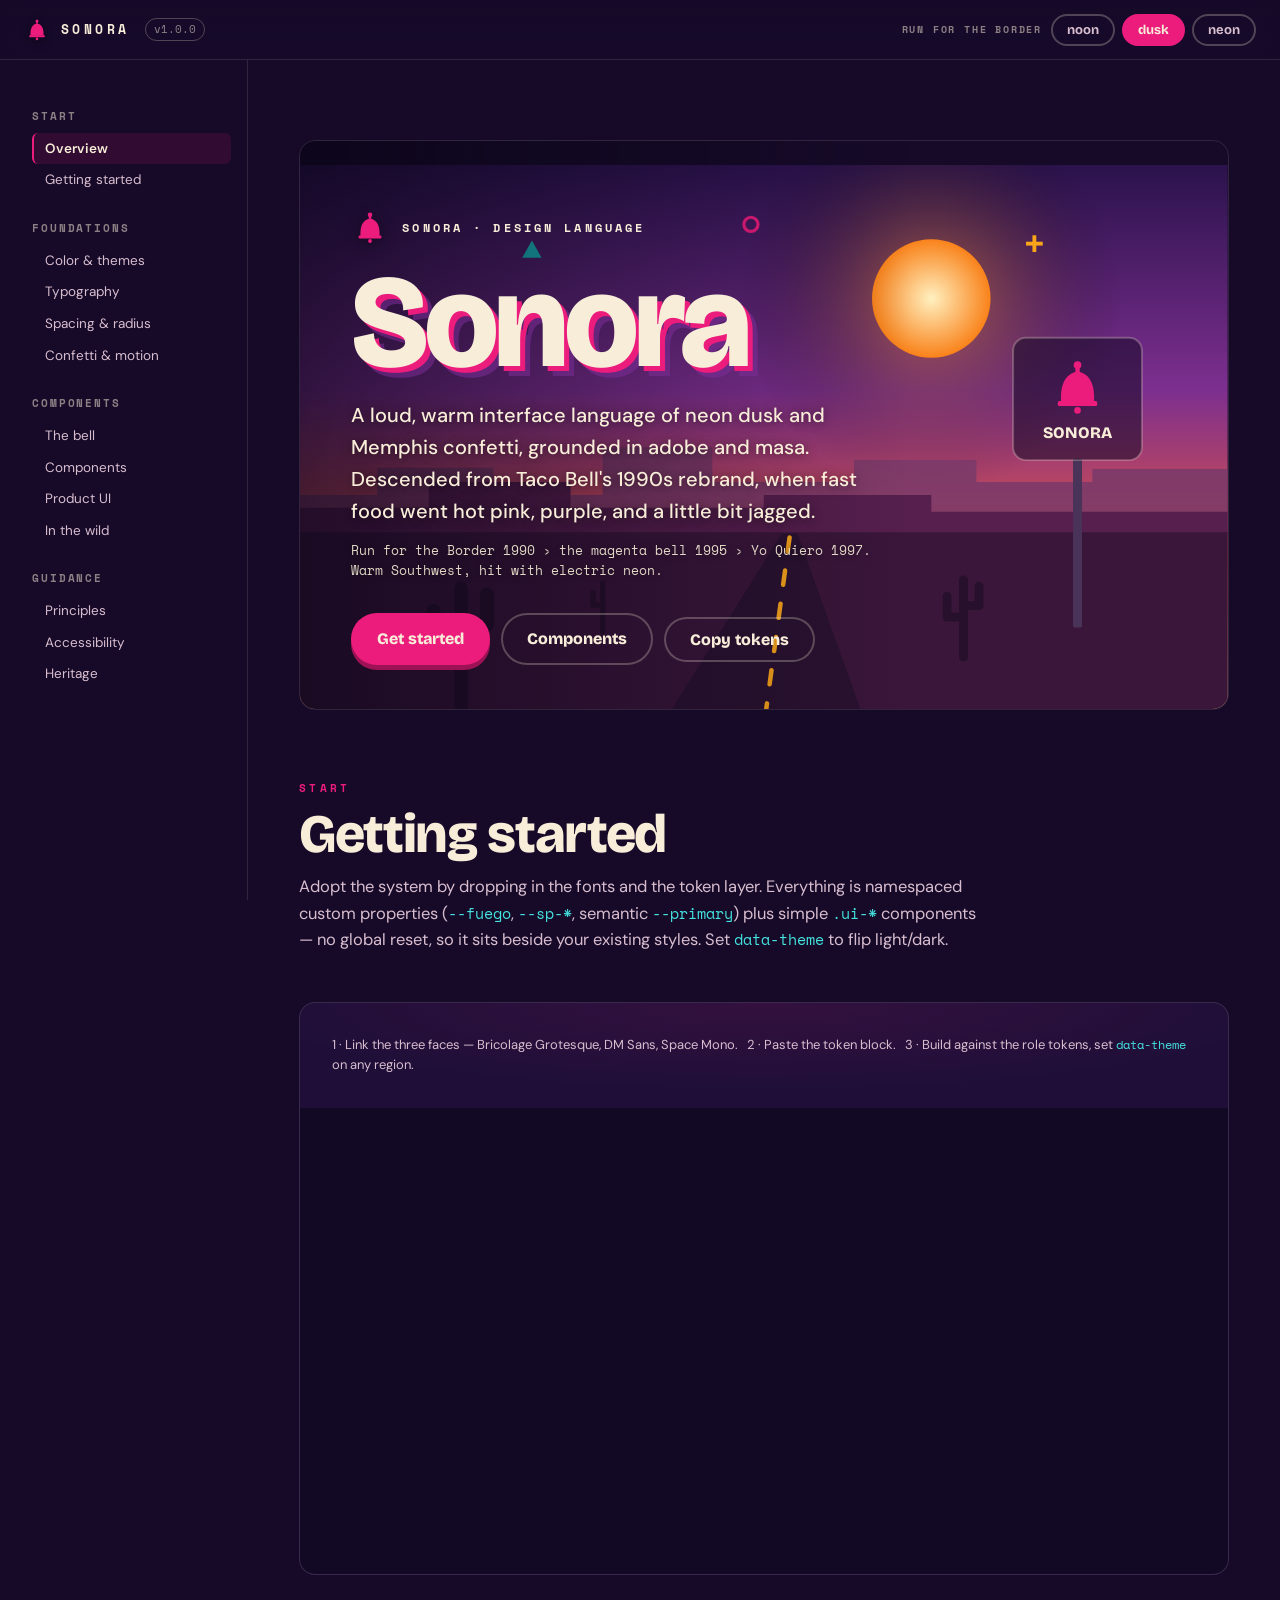
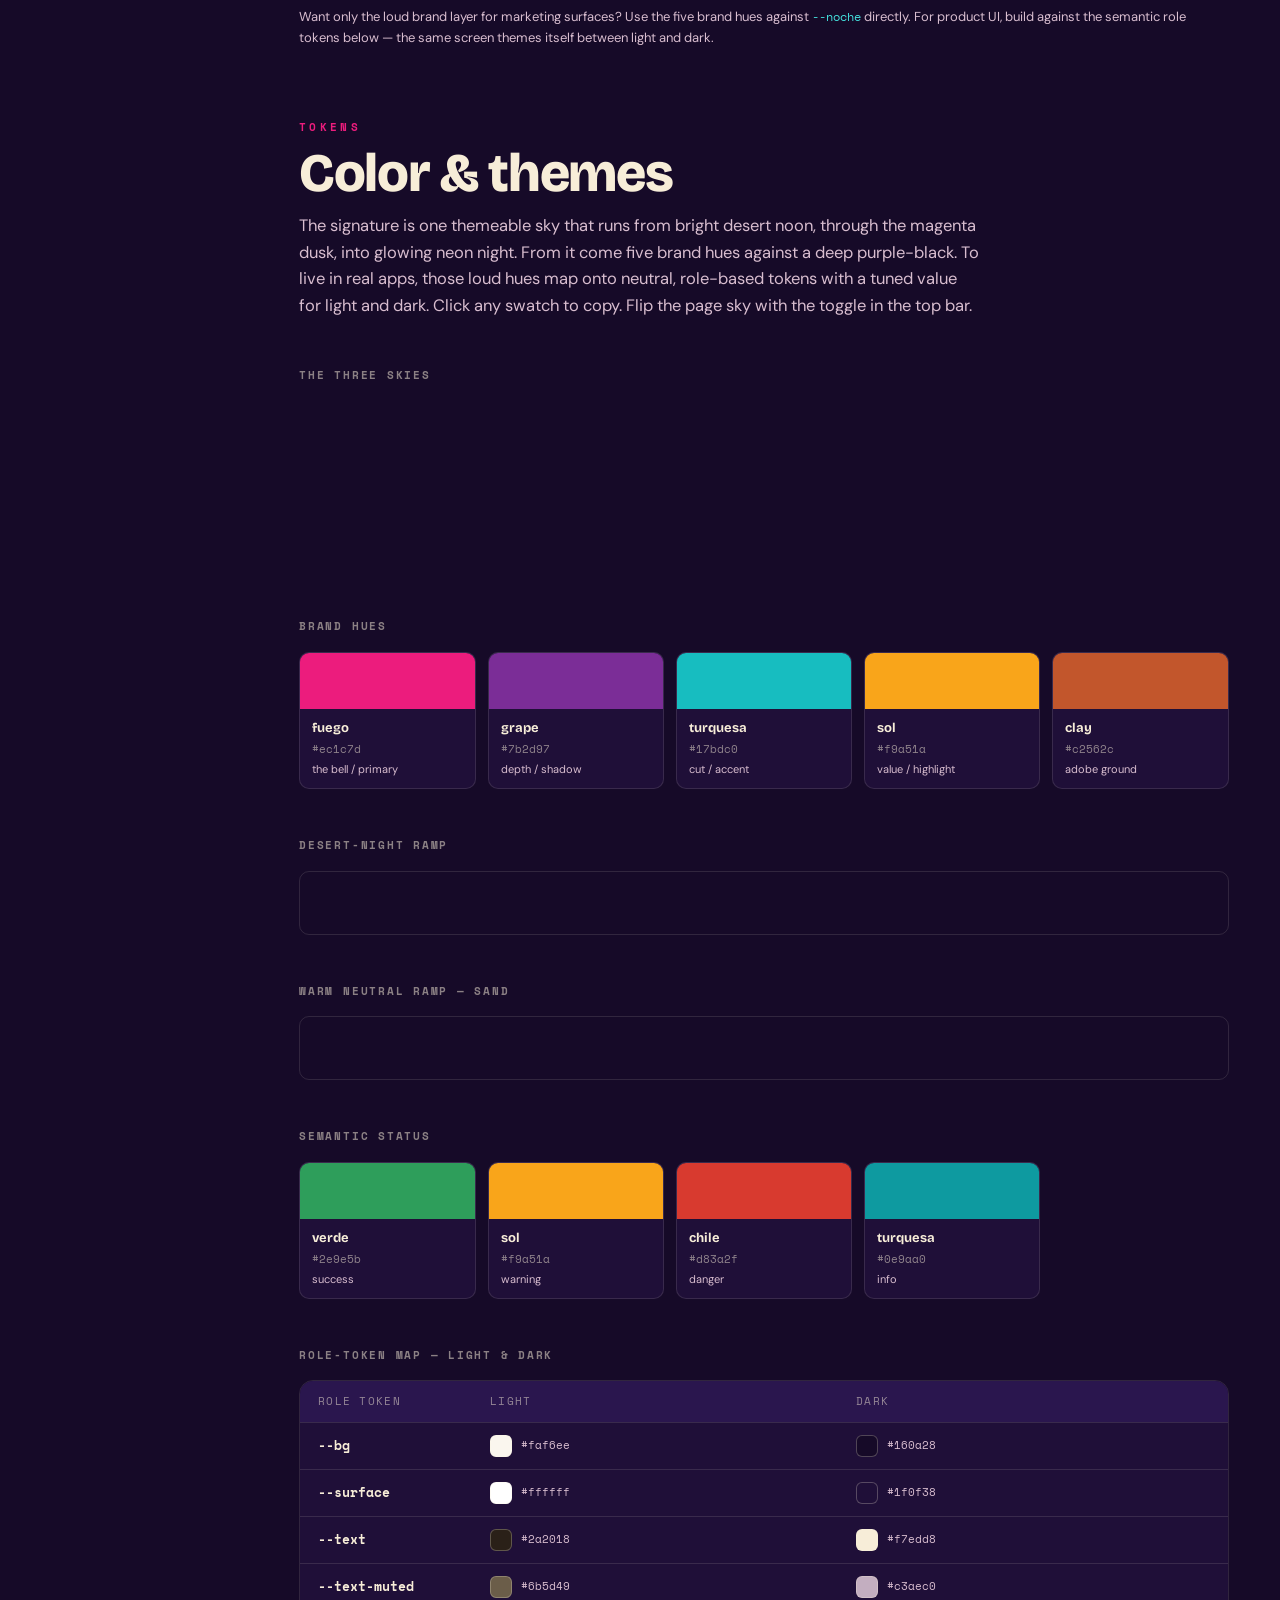
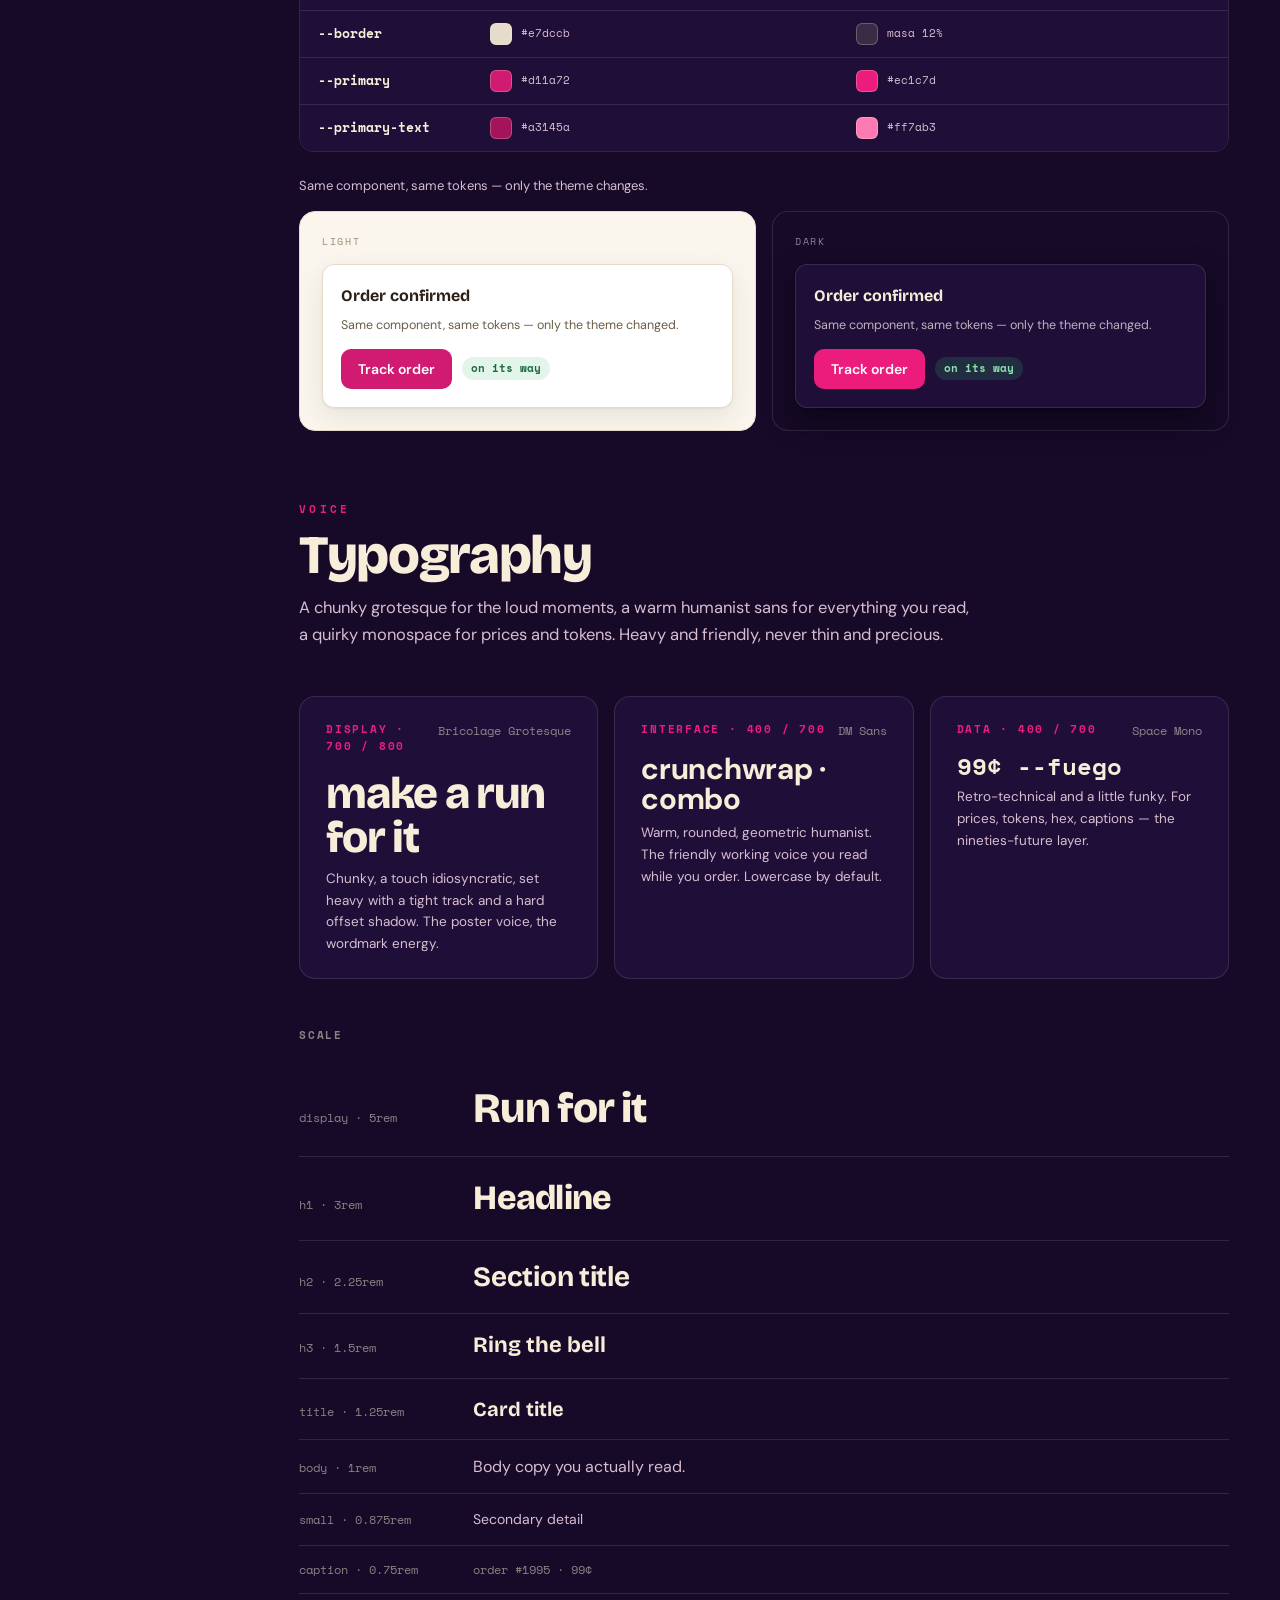
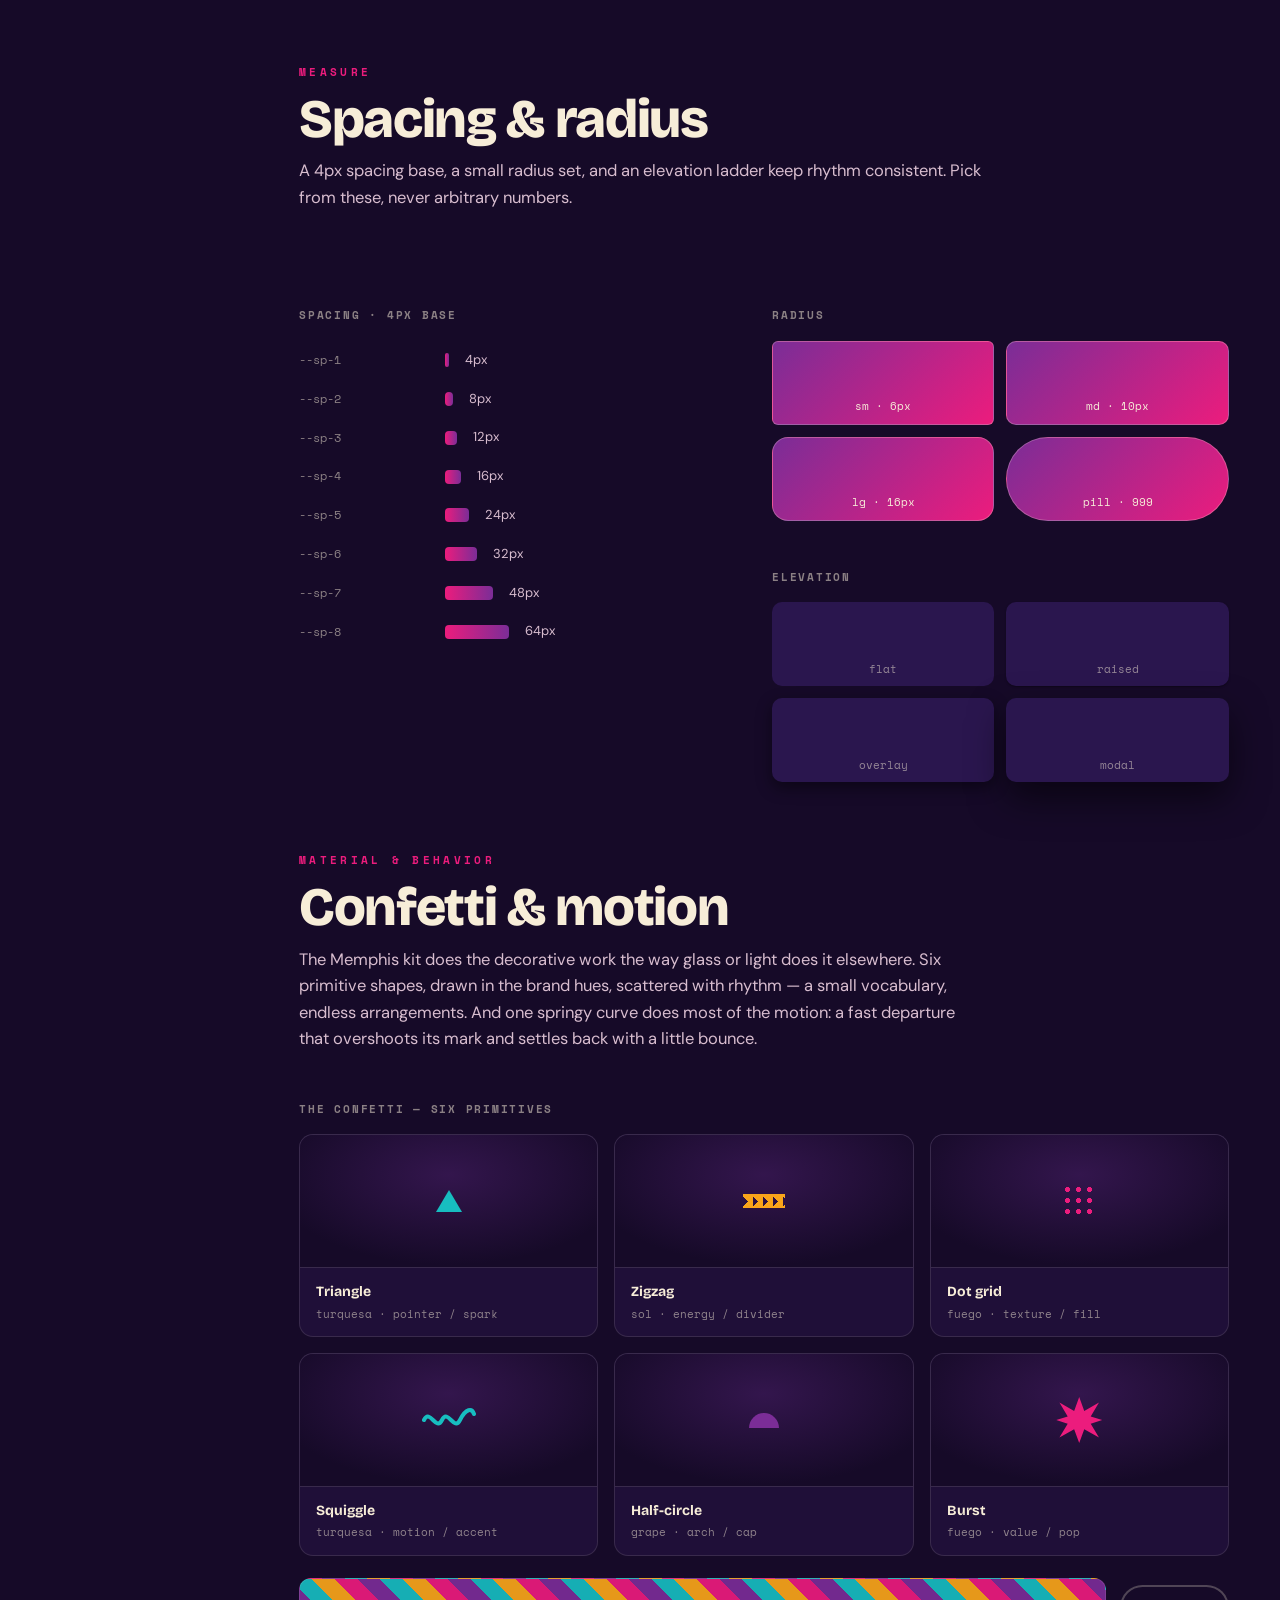
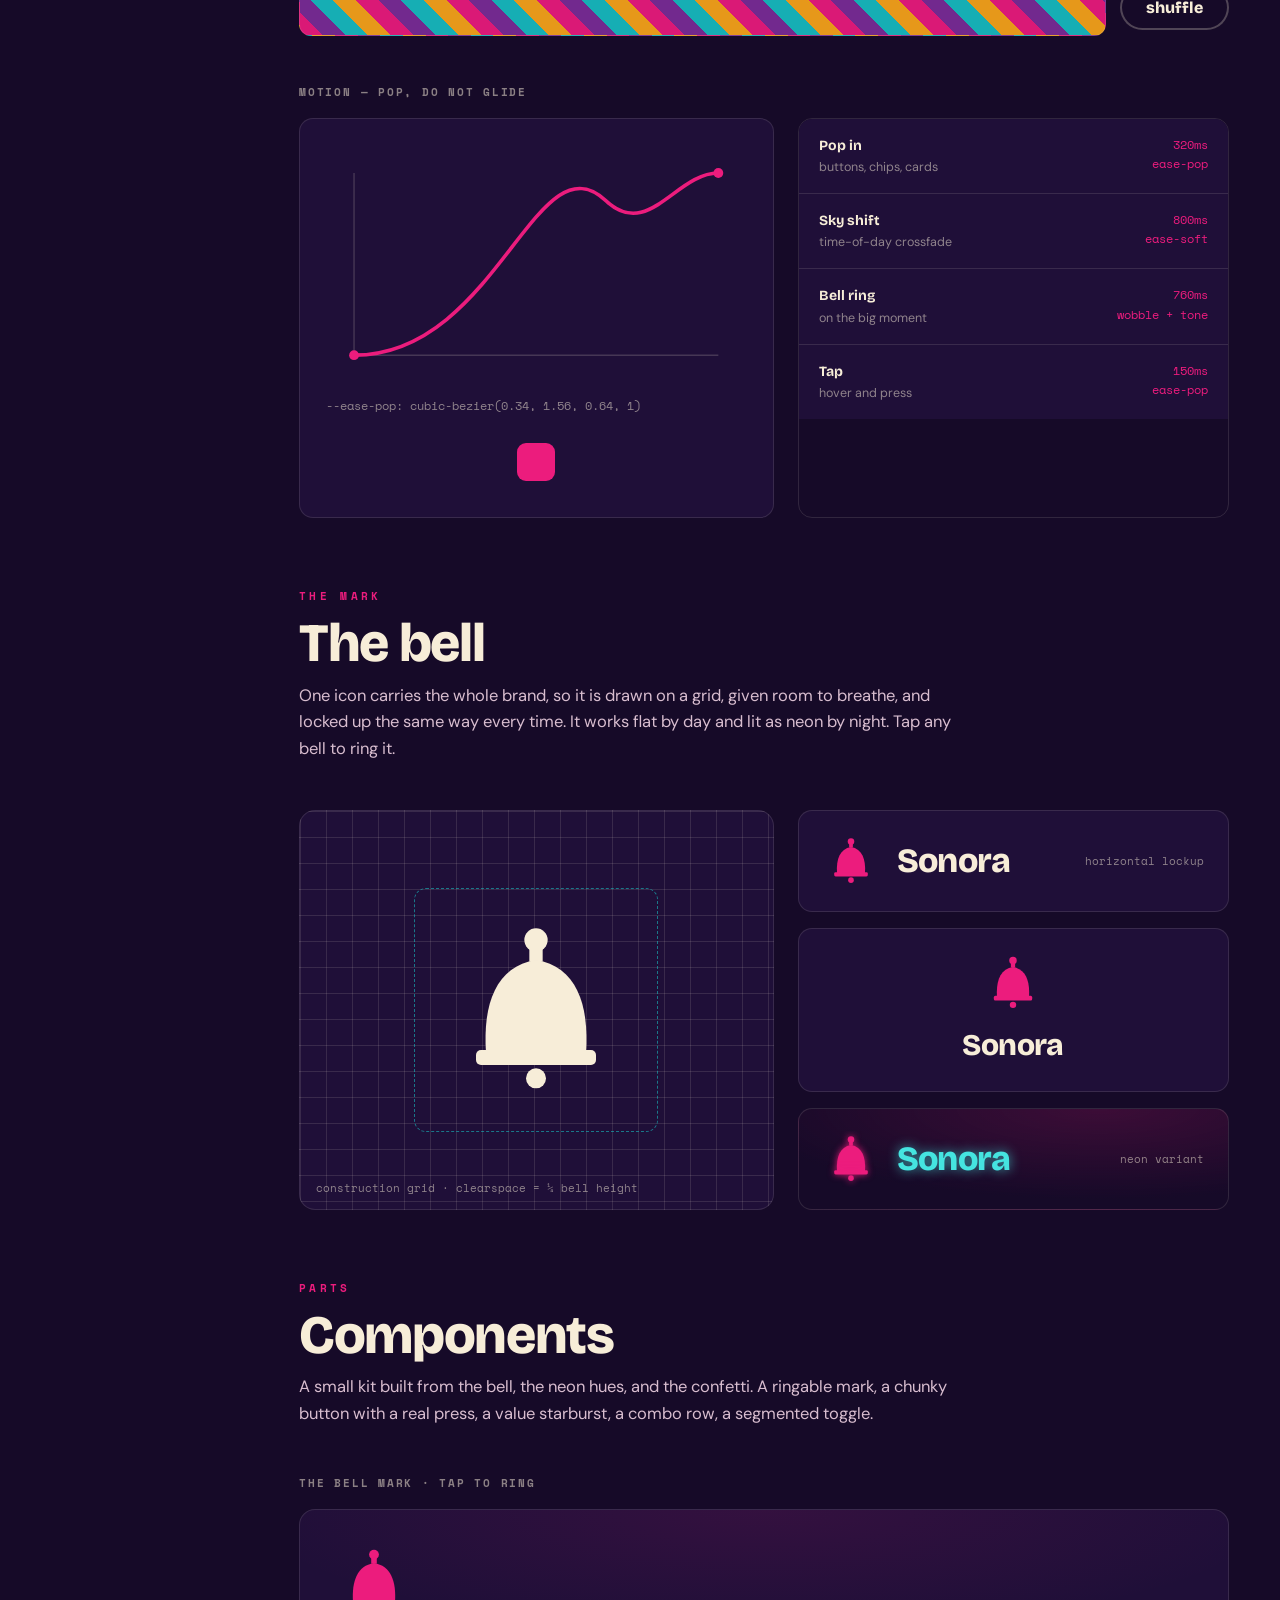
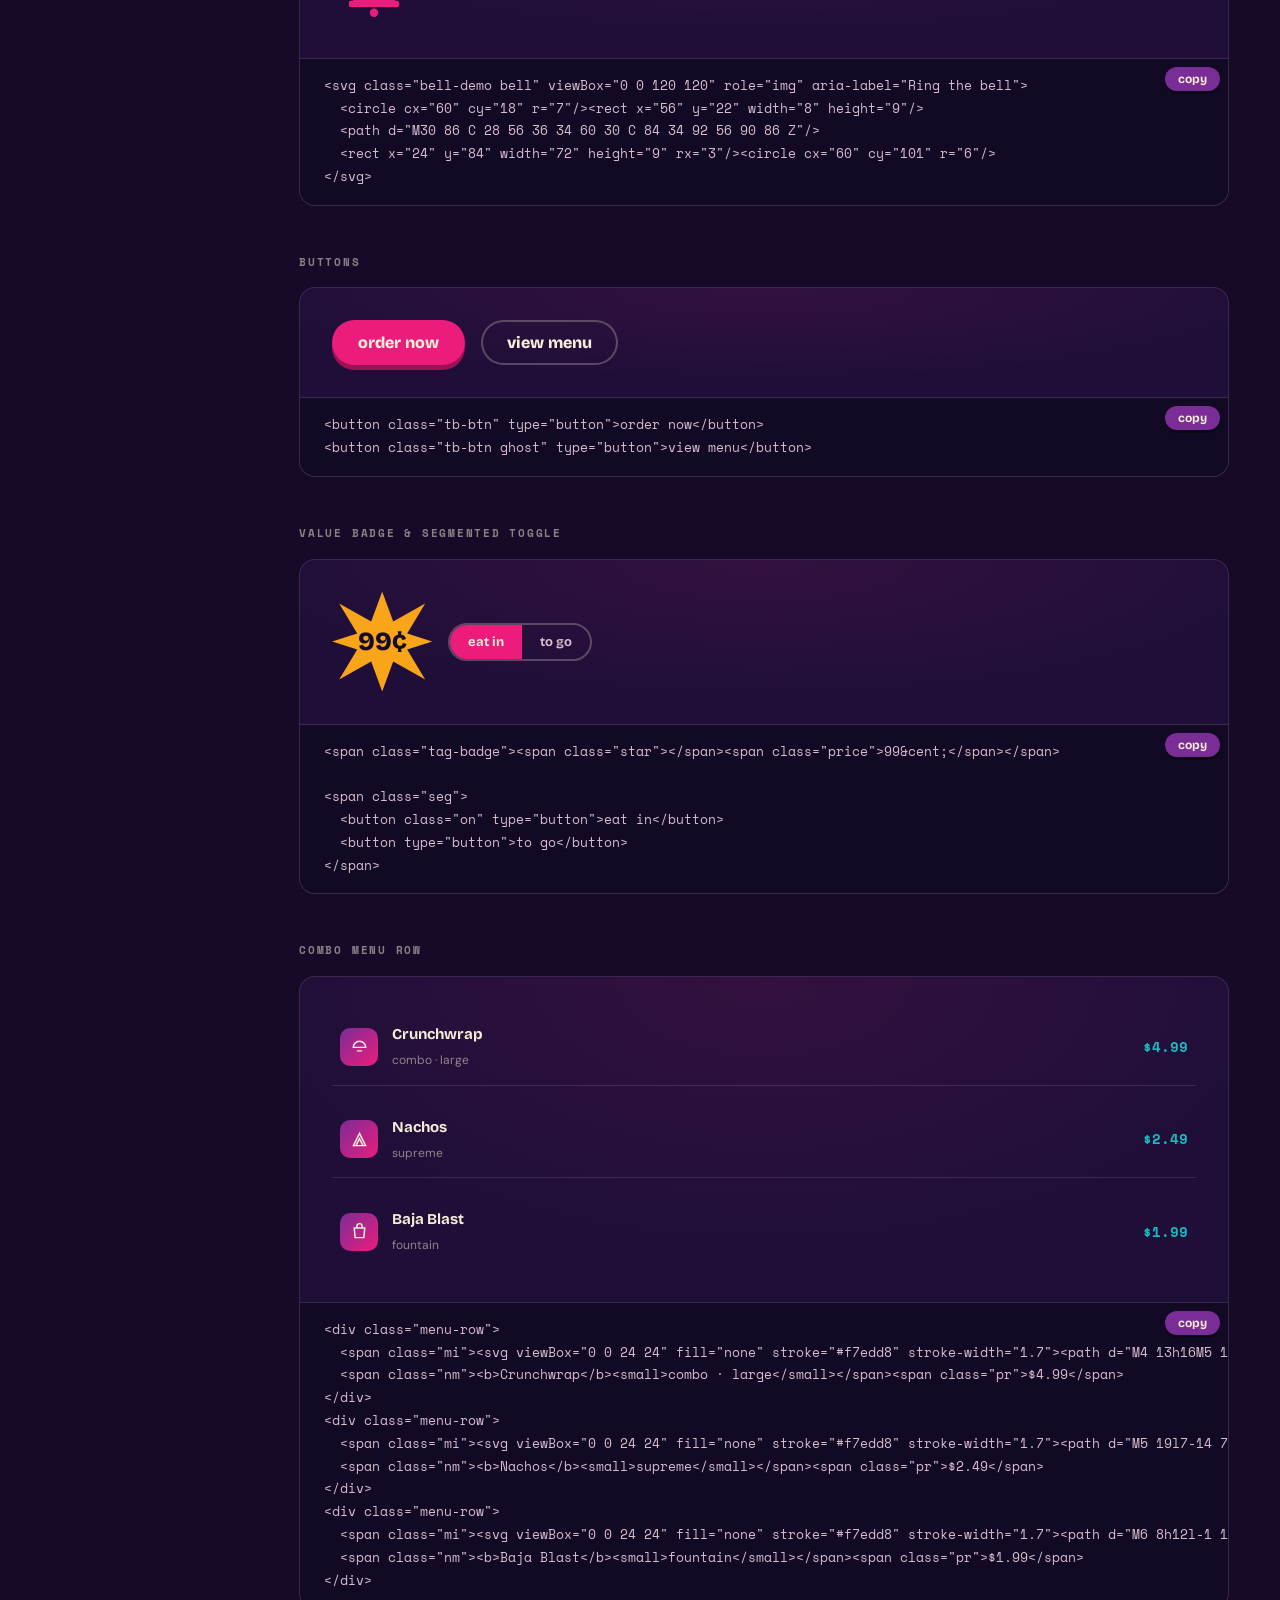
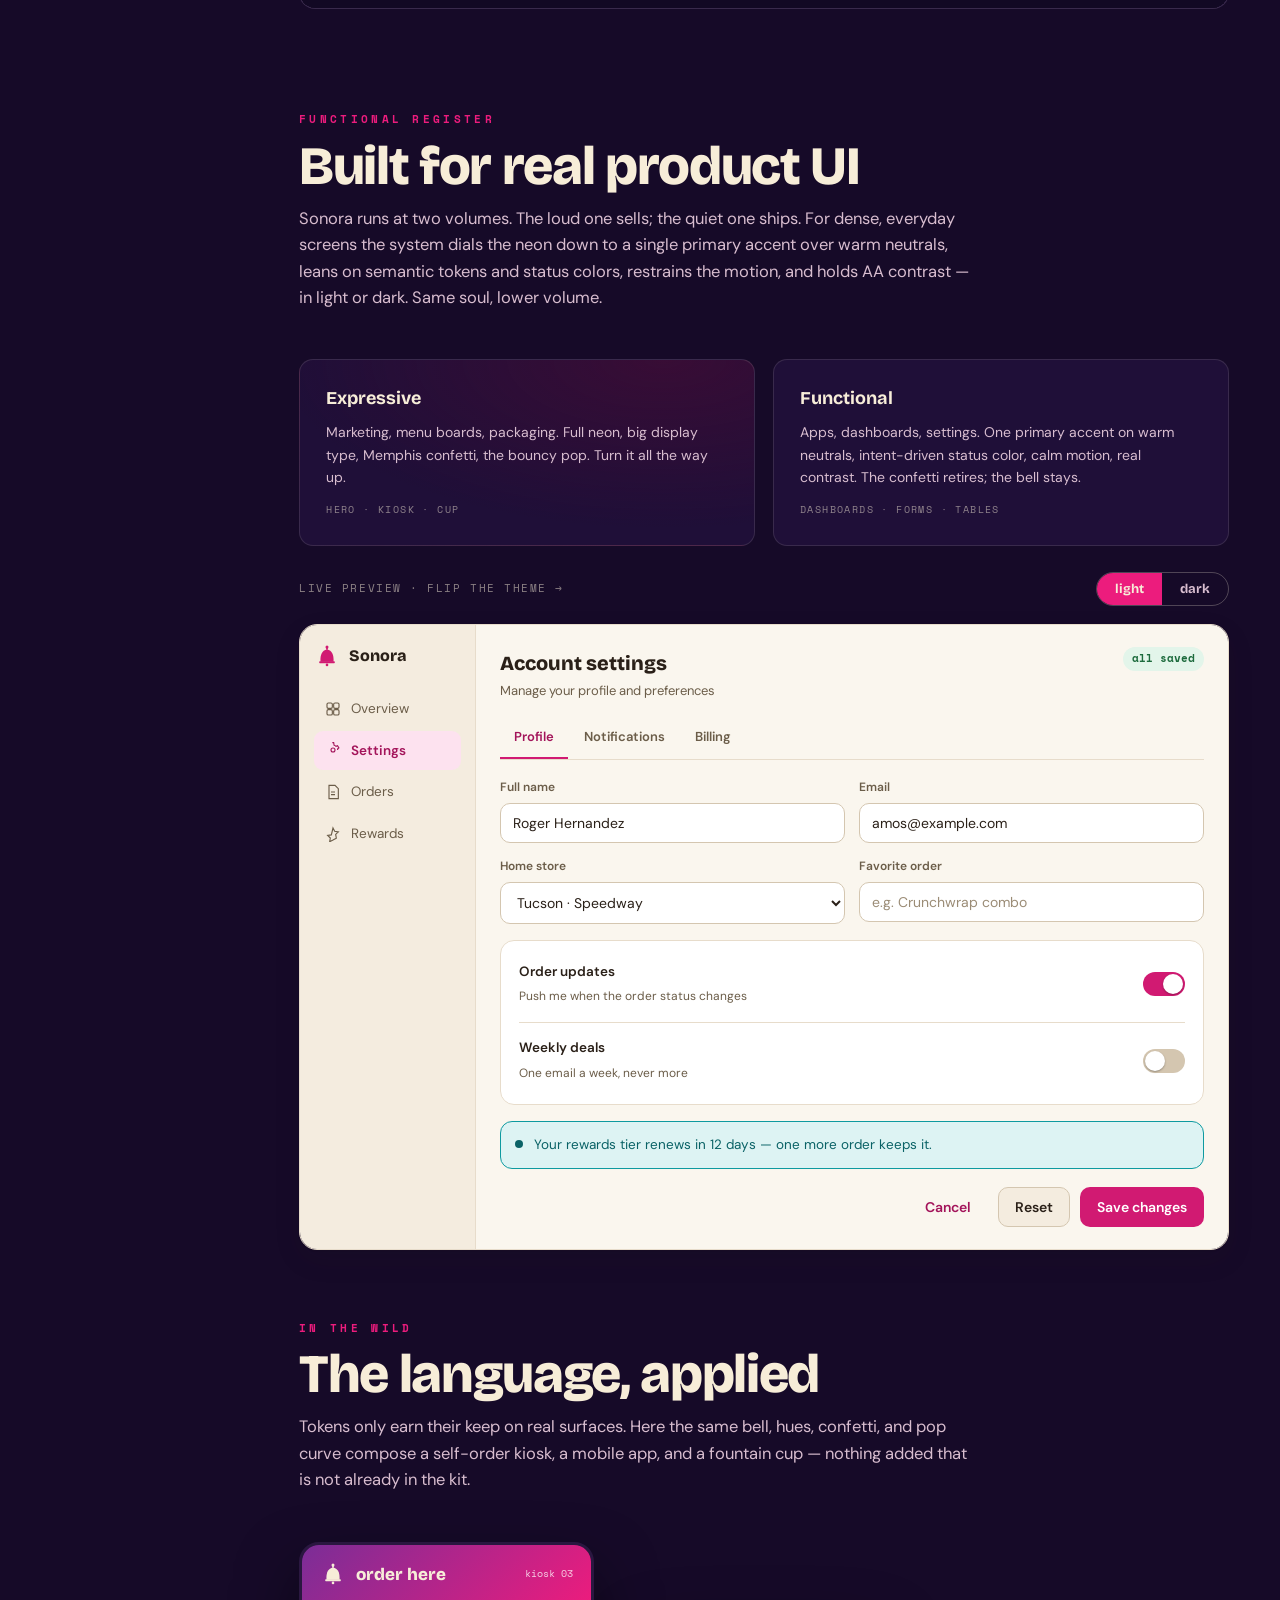
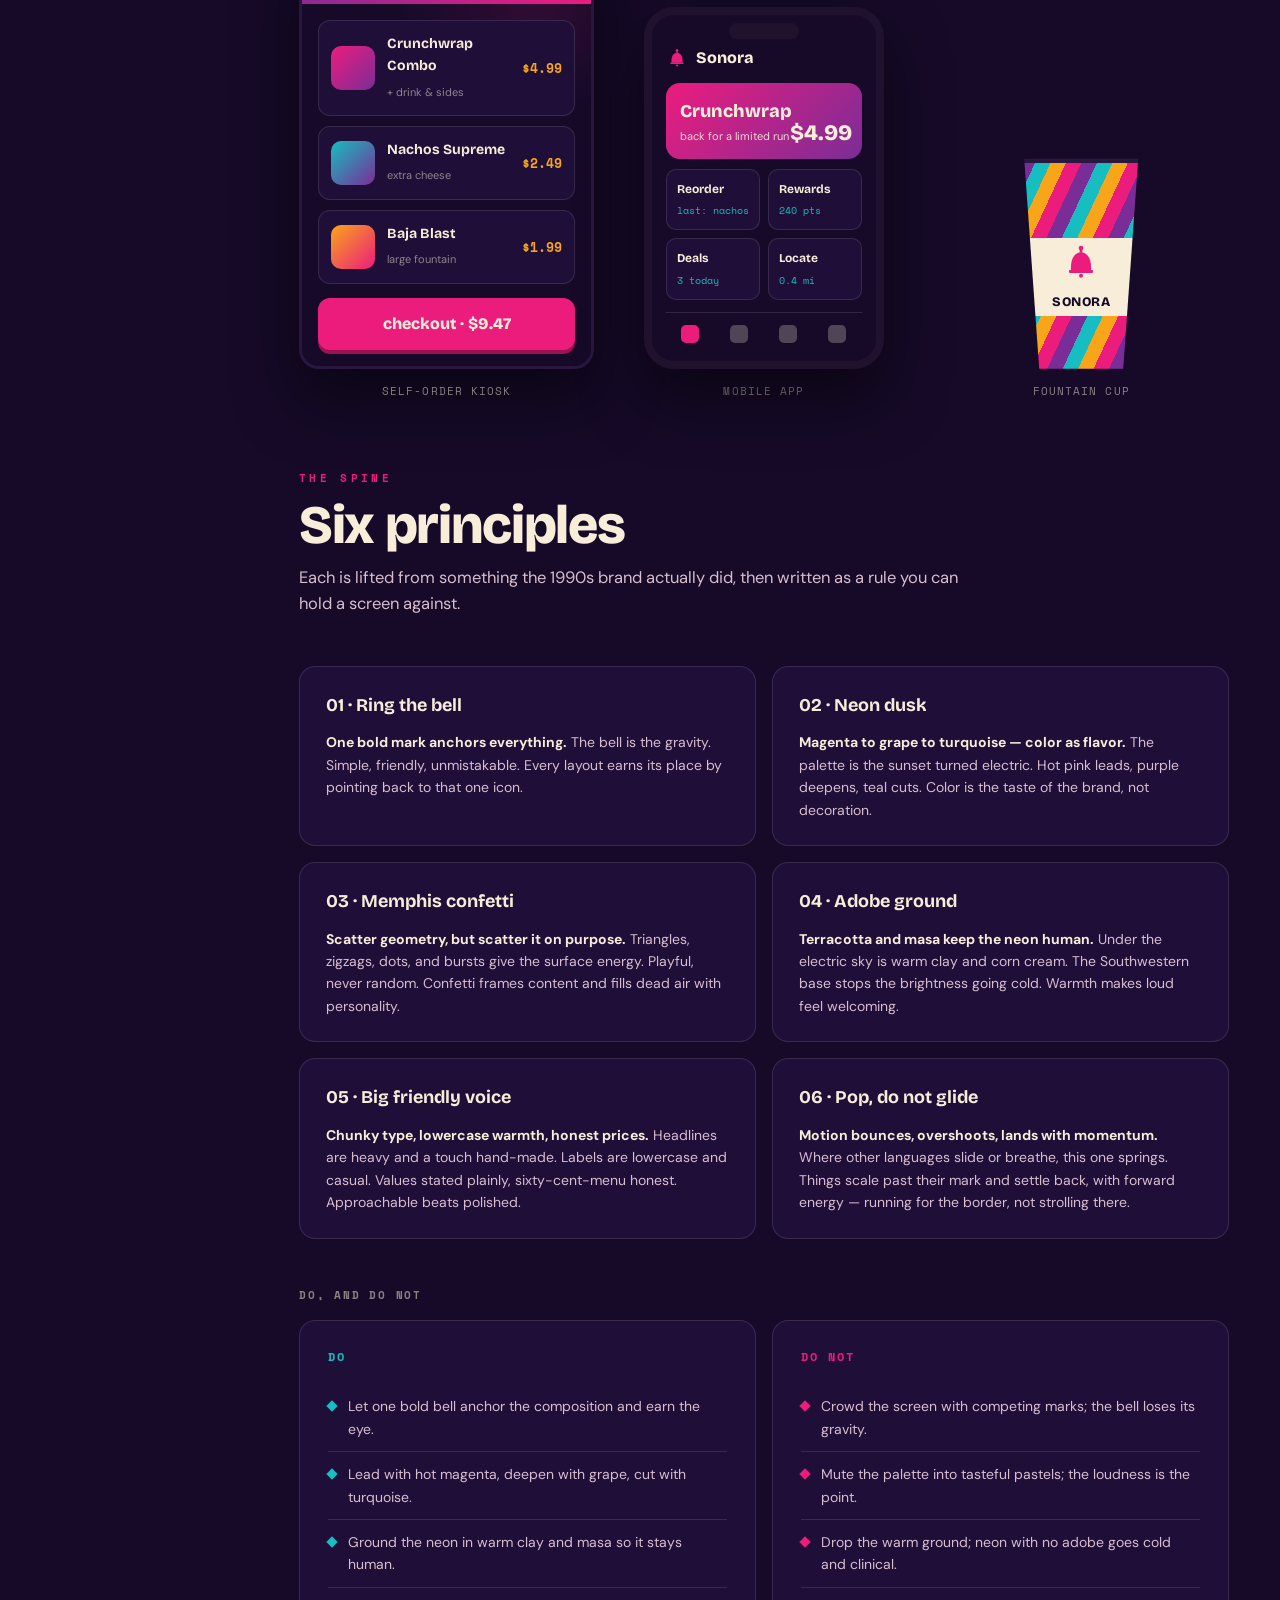
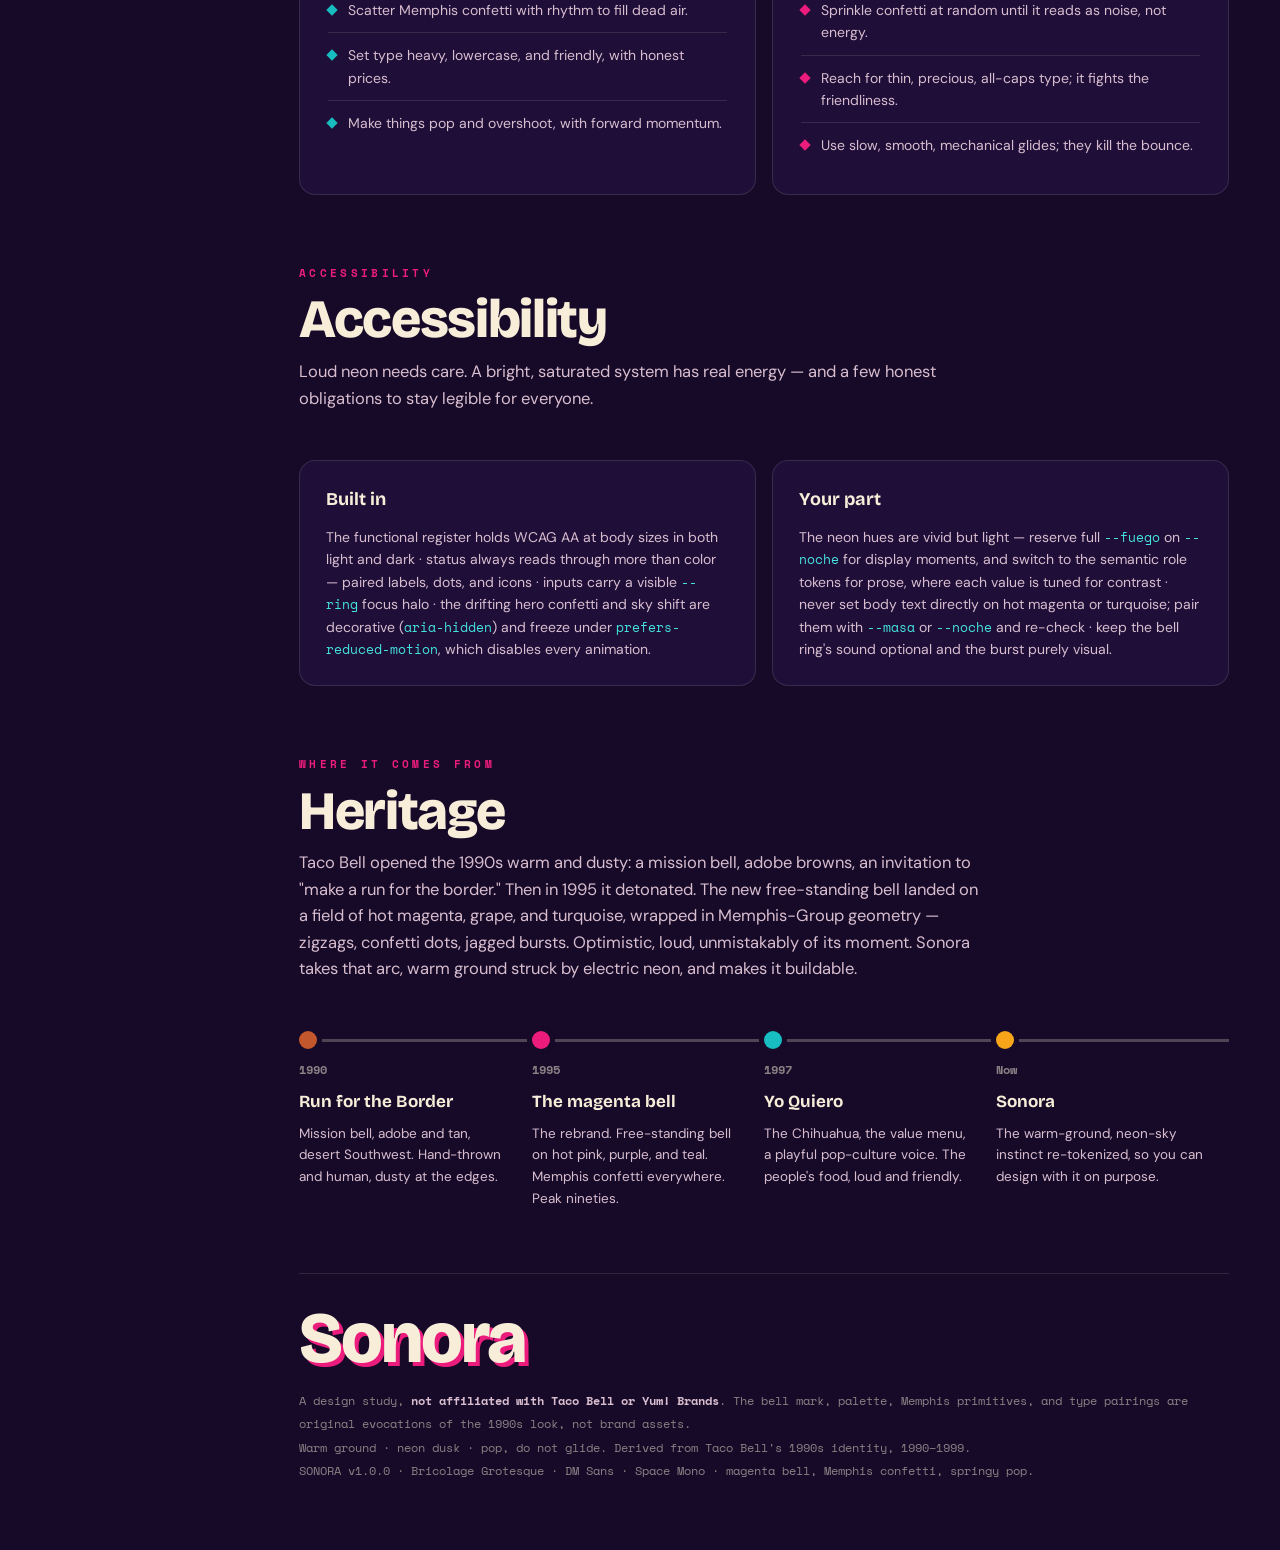
<file: sonora/index.html>
<!DOCTYPE html>
<html lang="en">
<head>
<meta charset="UTF-8">
<meta name="viewport" content="width=device-width, initial-scale=1.0">
<title>SONORA · Design Language</title>
<meta name="description" content="SONORA — a loud, warm interface language of neon dusk and Memphis confetti, grounded in adobe and masa. Tokens, components, motion, and the three skies. A design study descended from Taco Bell's 1990s rebrand.">
<link rel="preconnect" href="https://fonts.googleapis.com">
<link rel="preconnect" href="https://fonts.gstatic.com" crossorigin>
<link href="https://fonts.googleapis.com/css2?family=Bricolage+Grotesque:opsz,wght@12..96,500;12..96,600;12..96,700;12..96,800&family=DM+Sans:opsz,wght@9..40,400;9..40,500;9..40,600;9..40,700&family=Space+Mono:wght@400;700&display=swap" rel="stylesheet">
<style>
  :root {
    /* base — desert night */
    --noche:   #160a28;
    --noche-2: #1f0f38;
    --noche-3: #2a164e;

    /* brand neon */
    --fuego:    #ec1c7d;
    --fuego-hi: #ff4fa0;
    --fuego-lo: #9c1255;
    --grape:    #7b2d97;
    --turquesa: #17bdc0;
    --turq-hi:  #45e4e0;
    --sol:      #f9a51a;
    --clay:     #c2562c;
    --masa:     #f7edd8;

    --accent: var(--fuego);

    --ink:       #f7edd8;
    --ink-dim:   #d8bdcf;
    --ink-faint: rgba(247,237,216,0.52);
    --line:        rgba(247,237,216,0.12);
    --line-strong: rgba(247,237,216,0.26);

    --font-display: 'Bricolage Grotesque', system-ui, -apple-system, sans-serif;
    --font-ui:      'DM Sans', system-ui, -apple-system, sans-serif;
    --font-data:    'Space Mono', ui-monospace, 'SF Mono', monospace;

    --ease-pop:  cubic-bezier(0.34, 1.56, 0.64, 1);
    --ease-soft: cubic-bezier(0.4, 0, 0.2, 1);
    --dur-pop:   320ms;
    --dur-shift: 800ms;
    --dur-tap:   150ms;

    /* spacing + radius scales */
    --sp-1:4px; --sp-2:8px; --sp-3:12px; --sp-4:16px; --sp-5:24px; --sp-6:32px; --sp-7:48px; --sp-8:64px;
    --r-sm:6px; --r-md:10px; --r-lg:16px; --r-pill:999px;

    /* warm neutral ramp */
    --sand-50:#faf6ee; --sand-100:#f3ece0; --sand-200:#e7dccb; --sand-300:#d4c6b0;
    --sand-400:#b3a48b; --sand-500:#8c7d66; --sand-600:#6b5d49; --sand-700:#4d4234;
    --sand-800:#2e271d; --sand-900:#1c1711;

    /* ---- scene palette, themed by time of day (default: dusk) ---- */
    --sky-1:#241047; --sky-2:#7d2f8f; --sky-3:#ec5a3a; --sky-4:#ffd98a;
    --sun-core:#fff0c0; --sun-edge:#f9821a; --sun-glow:rgba(249,150,40,0.55);
    --mesa-far:#7a3a6a; --mesa-mid:#561f4d; --ground:#3a163a; --cactus:#27102b;
    --road:#2a1230; --road-line:#f9a51a; --star-op:0;
  }
  body[data-time="noon"] {
    --accent: var(--sol);
    --sky-1:#37c3d6; --sky-2:#84dccd; --sky-3:#dcebb0; --sky-4:#eec07a;
    --sun-core:#fffbe6; --sun-edge:#ffcf4d; --sun-glow:rgba(249,200,80,0.6);
    --mesa-far:#cba368; --mesa-mid:#b3743f; --ground:#caa15f; --cactus:#7c3f25;
    --road:#6c5340; --road-line:#fff3d0; --star-op:0;
  }
  body[data-time="dusk"] {
    --accent: var(--fuego);
    --sky-1:#241047; --sky-2:#7d2f8f; --sky-3:#ec5a3a; --sky-4:#ffd98a;
    --sun-core:#fff0c0; --sun-edge:#f9821a; --sun-glow:rgba(249,150,40,0.55);
    --mesa-far:#7a3a6a; --mesa-mid:#561f4d; --ground:#3a163a; --cactus:#27102b;
    --road:#2a1230; --road-line:#f9a51a; --star-op:0;
  }
  body[data-time="neon"] {
    --accent: var(--fuego);
    --sky-1:#0b0520; --sky-2:#1d0a36; --sky-3:#3a0f3e; --sky-4:#180a2c;
    --sun-core:#ffffff; --sun-edge:#a98fd0; --sun-glow:rgba(150,120,210,0.4);
    --mesa-far:#241038; --mesa-mid:#180b2c; --ground:#0b0518; --cactus:#190b2e;
    --road:#0e0720; --road-line:#17bdc0; --star-op:1;
  }

  /* ============ docs-only chrome (NOT part of the library) ============
     Remapped from Nebula's docs chrome onto Sonora's tokens, fonts, radii,
     and the warm desert-night neon palette. */
  * { box-sizing: border-box; margin: 0; padding: 0; }
  html { scroll-behavior: smooth; }
  body { background: var(--noche); color: var(--ink); font-family: var(--font-ui); line-height: 1.6; -webkit-font-smoothing: antialiased; }
  ::selection { background: var(--fuego); color: var(--masa); }
  @media (prefers-reduced-motion: reduce) { html { scroll-behavior: auto; } }

  .doc-skip { position: fixed; left: -999px; top: 8px; z-index: 9000; background: var(--fuego); color: var(--masa); font-family: var(--font-display); font-weight: 800; padding: 8px 16px; border-radius: var(--r-pill); text-decoration: none; }
  .doc-skip:focus { left: 8px; }

  /* top bar — a warm neon chrome bar */
  .doc-topbar {
    position: sticky; top: 0; z-index: 500;
    display: flex; align-items: center; gap: var(--sp-4);
    height: 60px; padding: 0 var(--sp-5);
    background: linear-gradient(180deg, rgba(22,10,40,0.92), rgba(22,10,40,0.66));
    -webkit-backdrop-filter: blur(12px) saturate(1.3); backdrop-filter: blur(12px) saturate(1.3);
    border-bottom: 1px solid var(--line);
  }
  .doc-brand { display: inline-flex; align-items: center; gap: 11px; flex: 0 0 auto; text-decoration: none; }
  .doc-brand svg { width: 26px; height: 26px; filter: drop-shadow(0 2px 5px rgba(0,0,0,0.45)); }
  .doc-brand svg path, .doc-brand svg rect, .doc-brand svg circle { fill: var(--fuego); transition: fill var(--dur-shift) var(--ease-soft); }
  .doc-brand b { font-family: var(--font-data); font-weight: 700; font-size: 13px; letter-spacing: 0.26em; text-transform: uppercase; color: var(--masa); }
  .doc-ver { font-family: var(--font-data); font-size: 11px; color: var(--ink-faint); border: 1px solid var(--line-strong); padding: 2px 8px; border-radius: var(--r-pill); }
  .doc-topbar .spacer { flex: 1; }
  .doc-themetoggle { display: flex; align-items: center; gap: 7px; }
  .doc-themetoggle .lbl { font-family: var(--font-data); font-size: 10px; font-weight: 700; letter-spacing: 0.18em; text-transform: uppercase; color: var(--ink-faint); margin-right: 2px; }
  @media (max-width: 620px){ .doc-themetoggle .lbl { display: none; } }
  .doc-chip { appearance: none; border: 2px solid var(--line-strong); background: transparent; color: var(--ink-dim); font-family: var(--font-display); font-weight: 700; font-size: 13px; text-transform: lowercase; padding: 6px 14px; border-radius: var(--r-pill); cursor: pointer; transition: transform var(--dur-tap) var(--ease-pop), background var(--dur-tap), color var(--dur-tap), border-color var(--dur-tap); }
  .doc-chip:hover { transform: translateY(-2px) rotate(-1.5deg); color: var(--masa); border-color: var(--accent); }
  .doc-chip:active { transform: scale(.94); }
  .doc-chip[aria-pressed="true"] { background: var(--fuego); border-color: var(--fuego); color: var(--masa); }

  /* shell: sidebar + content */
  .doc-shell { display: grid; grid-template-columns: 248px minmax(0, 1fr); gap: 0; max-width: 1320px; margin: 0 auto; }
  .doc-side {
    position: sticky; top: 60px; align-self: start; height: calc(100vh - 60px);
    overflow-y: auto; padding: var(--sp-7) var(--sp-4) var(--sp-8) var(--sp-6);
    border-right: 1px solid var(--line);
  }
  .doc-side h4 { font-family: var(--font-data); font-size: 10.5px; font-weight: 700; letter-spacing: 0.18em; text-transform: uppercase; color: var(--ink-faint); margin: var(--sp-5) 0 var(--sp-2); }
  .doc-side h4:first-child { margin-top: 0; }
  .doc-side a { display: block; font-family: var(--font-ui); font-size: 13.5px; color: var(--ink-dim); text-decoration: none; padding: 5px 11px; border-radius: var(--r-sm); border-left: 2px solid transparent; transition: background var(--dur-tap), color var(--dur-tap); }
  .doc-side a:hover { color: var(--masa); background: rgba(236,28,125,0.10); }
  .doc-side a.is-active { color: var(--masa); border-left-color: var(--accent); background: rgba(236,28,125,0.13); font-weight: 600; }

  .doc-main { padding: var(--sp-8) clamp(var(--sp-5), 4vw, 4rem) 7rem; min-width: 0; }
  @media (max-width: 900px) {
    .doc-shell { grid-template-columns: 1fr; }
    .doc-side { position: static; height: auto; border-right: 0; border-bottom: 1px solid var(--line); display: flex; gap: 4px; flex-wrap: wrap; padding: var(--sp-3) var(--sp-5); }
    .doc-side h4 { display: none; }
    .doc-side a { border-left: 0; }
  }

  .eyebrow { font-family: var(--font-data); font-size: 11px; font-weight: 700; letter-spacing: .30em; text-transform: uppercase; color: var(--accent); transition: color var(--dur-shift) var(--ease-soft); }
  .small { font-family: var(--font-ui); font-size: 13px; color: var(--ink-dim); }
  .mono { font-family: var(--font-data); font-size: 0.92em; color: var(--turq-hi); }

  .doc-section { padding-top: var(--sp-8); scroll-margin-top: 76px; }
  .doc-section:first-child { padding-top: var(--sp-5); }
  .doc-section > h2 { font-family: var(--font-display); font-weight: 800; font-size: clamp(34px, 5vw, 54px); line-height: .98; letter-spacing: -0.025em; margin: 10px 0 var(--sp-3); color: var(--masa); }
  .doc-section > .lede { color: var(--ink-dim); font-size: 16.5px; max-width: 62ch; margin: 0 0 var(--sp-7); }
  .doc-sub { font-family: var(--font-data); font-size: 11px; font-weight: 700; letter-spacing: .16em; text-transform: uppercase; color: var(--ink-faint); margin: var(--sp-7) 0 var(--sp-4); }

  /* hero */
  .doc-hero { position: relative; padding: 0; overflow: hidden; border-radius: var(--r-lg); border: 1px solid var(--line); margin-top: var(--sp-4); }
  .doc-hero .scene-wrap { position: relative; min-height: 540px; display: flex; align-items: center; }
  .scene { position: absolute; inset: 0; width: 100%; height: 100%; z-index: 0; pointer-events: none; display: block; }
  .doc-hero::after { content:""; position: absolute; inset: 0; z-index: 1; pointer-events: none;
    background: linear-gradient(90deg, rgba(9,4,22,0.66) 0%, rgba(9,4,22,0.22) 42%, transparent 66%); }
  .hero-inner { position: relative; z-index: 7; padding: 44px clamp(24px,4vw,56px); max-width: 640px; }
  .mark { display: flex; align-items: center; gap: 13px; margin-bottom: 22px; }
  .mark .bell { width: 38px; height: 38px; flex: 0 0 auto; filter: drop-shadow(0 3px 8px rgba(0,0,0,0.45)); }
  .mark .name { font-family: var(--font-data); font-size: 12px; letter-spacing: .26em; text-transform: uppercase; color: var(--masa); font-weight: 700; }
  .doc-hero h1 { font-family: var(--font-display); font-weight: 800; font-size: clamp(62px, 11vw, 132px); line-height: .82; letter-spacing: -0.035em; color: var(--masa); text-shadow: 5px 5px 0 var(--fuego), 10px 10px 0 rgba(123,45,151,0.55); margin: 0; }
  .doc-hero .lede { margin-top: 22px; max-width: 510px; font-size: clamp(16px, 2.4vw, 20px); font-weight: 500; color: var(--masa); text-shadow: 0 1px 10px rgba(0,0,0,0.55); }
  .doc-hero .lineage { margin-top: 14px; font-family: var(--font-data); font-size: 12.5px; color: var(--masa); opacity: .9; text-shadow: 0 1px 7px rgba(0,0,0,0.6); }
  .doc-hero .cta { margin-top: 32px; display: flex; flex-wrap: wrap; gap: 11px; align-items: center; }

  /* themed scene paint, with a smooth crossfade between times of day */
  .scene .s1 { stop-color: var(--sky-1); } .scene .s2 { stop-color: var(--sky-2); }
  .scene .s3 { stop-color: var(--sky-3); } .scene .s4 { stop-color: var(--sky-4); }
  .scene .gc { stop-color: var(--sun-core); } .scene .ge { stop-color: var(--sun-edge); }
  .scene .gg { stop-color: var(--sun-glow); }
  .scene .mesa-far { fill: var(--mesa-far); }
  .scene .mesa-mid { fill: var(--mesa-mid); }
  .scene .ground   { fill: var(--ground); }
  .scene .road     { fill: var(--road); }
  .scene .road-line{ stroke: var(--road-line); }
  .scene .cactus   { stroke: var(--cactus); }
  .scene .stars    { opacity: var(--star-op); }
  .scene .bell-swing { fill: var(--fuego); }
  .scene .panel-bg { fill: rgba(20,9,38,0.55); stroke: var(--line-strong); }
  .scene .post     { fill: #4a3358; }
  .scene .wm-text  { fill: var(--masa); }
  .scene .sign-group { pointer-events: auto; cursor: pointer; }
  .scene stop, .scene .mesa-far, .scene .mesa-mid, .scene .ground, .scene .road,
  .scene .road-line, .scene .cactus, .scene .stars, .scene .wm-text {
    transition: stop-color var(--dur-shift) var(--ease-soft), fill var(--dur-shift) var(--ease-soft),
                stroke var(--dur-shift) var(--ease-soft), opacity var(--dur-shift) var(--ease-soft);
  }
  body[data-time="neon"] .scene .sign-group { filter: drop-shadow(0 0 9px rgba(236,28,125,0.55)); }
  body[data-time="neon"] .scene .wm-text { fill: var(--turq-hi); animation: flicker 5s linear infinite; }
  @keyframes flicker { 0%,95%,100%{ opacity:1; } 96%{ opacity:.45; } 97%{ opacity:1; } 98.4%{ opacity:.55; } }

  /* drifting sky confetti */
  .cfetti { transform-box: fill-box; transform-origin: center; }
  body.ready .cfetti { animation: floaty 7.5s ease-in-out infinite; }
  .cfetti.f2 { animation-delay: 1.6s; } .cfetti.f3 { animation-delay: 3.1s; }
  @keyframes floaty { 0%,100%{ transform: translateY(0) rotate(0); } 50%{ transform: translateY(-16px) rotate(9deg); } }
  .ring-anim { transform-box: fill-box; transform-origin: 50% 14%; animation: bell-ring 760ms var(--ease-pop); }
  @keyframes bell-ring { 0%{ transform: rotate(0); } 16%{ transform: rotate(13deg); } 40%{ transform: rotate(-9deg); } 62%{ transform: rotate(6deg); } 82%{ transform: rotate(-3deg); } 100%{ transform: rotate(0); } }

  /* hero buttons (chunky brand buttons) */
  .tb-btn { appearance: none; border: 0; cursor: pointer; text-decoration: none; display: inline-block; font-family: var(--font-display); font-weight: 800; font-size: 16px; color: var(--masa); background: var(--fuego); padding: 13px 26px; border-radius: var(--r-pill); box-shadow: 0 5px 0 var(--fuego-lo); transition: transform var(--dur-tap) var(--ease-pop), box-shadow var(--dur-tap); }
  .tb-btn:hover { transform: translateY(-2px); box-shadow: 0 7px 0 var(--fuego-lo); }
  .tb-btn:active { transform: translateY(4px); box-shadow: 0 1px 0 var(--fuego-lo); }
  .tb-btn.ghost { background: transparent; color: var(--masa); box-shadow: inset 0 0 0 2px var(--line-strong); }
  .tb-btn.ghost:hover { box-shadow: inset 0 0 0 2px var(--accent); }
  .tb-btn.ghost:active { transform: translateY(2px); box-shadow: inset 0 0 0 2px var(--line-strong); }

  /* example: live demo + code */
  .doc-example { border: 1px solid var(--line); border-radius: var(--r-lg); overflow: hidden; margin: var(--sp-3) 0 var(--sp-6); background: var(--noche-2); }
  .doc-demo { padding: var(--sp-6); display: flex; flex-wrap: wrap; gap: var(--sp-4); align-items: center;
    background: radial-gradient(80% 120% at 50% 0%, rgba(236,28,125,0.10), transparent 70%); }
  .doc-demo.col { flex-direction: column; align-items: stretch; }
  .doc-codewrap { position: relative; border-top: 1px solid var(--line); }
  .doc-code { margin: 0; padding: var(--sp-4) var(--sp-5); overflow-x: auto; background: rgba(11,5,24,0.6); }
  .doc-code code { font-family: var(--font-data); font-size: 12.5px; line-height: 1.7; color: var(--ink-dim); white-space: pre; }
  .doc-copy { position: absolute; top: 8px; right: 8px; appearance: none; cursor: pointer; font-family: var(--font-display); font-weight: 700; font-size: 12px; color: var(--masa); background: var(--grape); border: 0; border-radius: var(--r-pill); padding: 5px 13px; box-shadow: 0 3px 0 rgba(0,0,0,0.35); transition: transform var(--dur-tap) var(--ease-pop); }
  .doc-copy:hover { transform: translateY(-1px); }
  .doc-copy:active { transform: translateY(2px); box-shadow: 0 1px 0 rgba(0,0,0,0.35); }

  /* token grids */
  .doc-swatches { display: grid; grid-template-columns: repeat(auto-fill, minmax(150px, 1fr)); gap: var(--sp-3); }
  .doc-swatch { text-align: left; cursor: copy; border: 1px solid var(--line); border-radius: var(--r-md); overflow: hidden; background: var(--noche-2); font: inherit; color: inherit; padding: 0; transition: border-color var(--dur-tap), transform var(--dur-tap) var(--ease-pop); }
  .doc-swatch:hover { border-color: var(--accent); transform: translateY(-2px); }
  .doc-swatch .cap { display:block; height: 56px; }
  .doc-swatch .m { display:block; padding: 9px 12px; }
  .doc-swatch .m .k { display:block; font-family: var(--font-display); font-size: 13px; font-weight: 700; }
  .doc-swatch .m .v { display:block; font-family: var(--font-data); font-size: 11px; color: var(--ink-faint); margin-top: 2px; }
  .doc-swatch .m .u { display:block; font-size: 11px; color: var(--ink-dim); margin-top: 3px; }

  .doc-ramp { display: grid; grid-template-columns: repeat(10, 1fr); border: 1px solid var(--line); border-radius: var(--r-md); overflow: hidden; }
  @media (max-width: 620px){ .doc-ramp { grid-template-columns: repeat(5,1fr); } }
  .doc-ramp .s { height: 62px; position: relative; cursor: copy; border: 0; padding: 0; }
  .doc-ramp .s span { position: absolute; left: 0; right: 0; bottom: 0; font-family: var(--font-data); font-size: 9px; text-align: center; padding: 2px 0; color: rgba(0,0,0,0.62); background: rgba(255,255,255,0.30); }

  .doc-scale-row { display: flex; align-items: baseline; gap: var(--sp-5); padding: 14px 0; border-bottom: 1px solid var(--line); }
  .doc-scale-row .tk { font-family: var(--font-data); font-size: 11.5px; color: var(--ink-faint); width: 150px; flex: 0 0 auto; }

  .doc-space-row { display: flex; align-items: center; gap: var(--sp-4); padding: 9px 0; }
  .doc-space-row .tk { font-family: var(--font-data); font-size: 11.5px; color: var(--ink-faint); width: 130px; flex: 0 0 auto; }
  .doc-space-row .bar { height: 14px; background: linear-gradient(90deg, var(--fuego), var(--grape)); border-radius: 4px; }

  .doc-grid { display: grid; gap: var(--sp-4); }
  .doc-grid.two { grid-template-columns: 1fr 1fr; }
  .doc-grid.three { grid-template-columns: repeat(3, 1fr); }
  @media (max-width: 760px){ .doc-grid.two, .doc-grid.three { grid-template-columns: 1fr; } }

  .doc-card { border: 1px solid var(--line); border-radius: var(--r-lg); padding: 24px 26px; background: var(--noche-2); }
  .doc-card h3 { font-family: var(--font-display); font-weight: 700; font-size: 18px; margin-bottom: 12px; }
  .doc-card p { font-size: 14px; color: var(--ink-dim); }

  .doc-radius-demo { height: 84px; border: 1px solid var(--line-strong); background: linear-gradient(135deg, var(--grape), var(--fuego)); display: grid; place-items: end center; padding-bottom: 8px; font-family: var(--font-data); font-size: 11px; color: var(--masa); }
  .doc-elev-demo { height: 84px; border-radius: var(--r-md); background: var(--noche-3); display: grid; place-items: end center; padding-bottom: 8px; font-family: var(--font-data); font-size: 11px; color: var(--ink-faint); }

  /* type face cards */
  .doc-face { border: 1px solid var(--line); border-radius: var(--r-lg); padding: 24px 26px; background: var(--noche-2); }
  .doc-face .role { font-family: var(--font-data); font-weight: 700; font-size: 11px; color: var(--accent); letter-spacing: .16em; text-transform: uppercase; transition: color var(--dur-shift); }
  .doc-face .fname { font-family: var(--font-data); font-size: 12px; color: var(--ink-faint); float: right; }
  .doc-face .big { margin: 16px 0 8px; line-height: 1; }
  .doc-face .note { font-size: 13.5px; color: var(--ink-dim); }
  .d1 { font-family: var(--font-display); font-weight: 800; font-size: clamp(30px, 5vw, 44px); letter-spacing: -0.03em; }
  .d2 { font-family: var(--font-ui); font-weight: 700; font-size: clamp(22px, 4vw, 30px); letter-spacing: -0.01em; }
  .d3 { font-family: var(--font-data); font-weight: 700; font-size: clamp(18px, 3.4vw, 24px); }

  /* foundations bits */
  .doc-rads { display: flex; gap: 18px; flex-wrap: wrap; }
  .doc-radb { text-align: center; } .doc-radb .l { font-family: var(--font-data); font-size: 10.5px; color: var(--ink-faint); margin-top: 8px; }

  /* timeline (heritage) */
  .doc-timeline { display: grid; grid-template-columns: repeat(4,1fr); }
  @media (max-width: 760px){ .doc-timeline { grid-template-columns: 1fr 1fr; gap: 30px 0; } }
  .doc-node { position: relative; padding: 30px 22px 0 0; }
  .doc-node::before { content:""; position:absolute; top:9px; left:0; right:0; height:3px; background: var(--line-strong); }
  .doc-node::after { content:""; position:absolute; top:1px; left:0; width:18px; height:18px; border-radius:50%; background: var(--clay); box-shadow: 0 0 0 5px var(--noche); }
  .doc-node:nth-child(2)::after { background: var(--fuego); } .doc-node:nth-child(3)::after { background: var(--turquesa); } .doc-node:nth-child(4)::after { background: var(--sol); }
  .doc-node .y { font-family: var(--font-data); font-weight: 700; font-size: 12px; color: var(--ink-faint); }
  .doc-node .n { font-family: var(--font-display); font-weight: 700; font-size: 17px; margin: 8px 0; }
  .doc-node .d { font-size: 13.5px; color: var(--ink-dim); }

  /* do / don't */
  .doc-dd { border: 1px solid var(--line); border-radius: var(--r-lg); padding: 26px 28px; background: var(--noche-2); }
  .doc-dd h4 { font-family: var(--font-data); font-weight: 700; font-size: 12px; letter-spacing: .16em; text-transform: uppercase; margin-bottom: 18px; }
  .doc-dd.do h4 { color: var(--turquesa); } .doc-dd.dont h4 { color: var(--fuego); }
  .doc-dd ul { list-style: none; } .doc-dd li { padding: 11px 0; border-bottom: 1px solid var(--line); font-size: 14px; color: var(--ink-dim); display: flex; gap: 12px; }
  .doc-dd li:last-child { border-bottom: 0; }
  .doc-dd li::before { content:""; width: 8px; height: 8px; margin-top: 7px; flex: 0 0 auto; transform: rotate(45deg); }
  .doc-dd.do li::before { background: var(--turquesa); } .doc-dd.dont li::before { background: var(--fuego); }

  .doc-foot { margin-top: var(--sp-8); padding-top: var(--sp-6); border-top: 1px solid var(--line); font-family: var(--font-data); font-size: 12px; color: var(--ink-faint); line-height: 1.95; }
  .doc-foot a { color: var(--turq-hi); }
  .doc-foot .big { font-family: var(--font-display); font-weight: 800; font-size: clamp(40px, 8vw, 72px); letter-spacing: -0.03em; line-height: .9; color: var(--masa); text-shadow: 4px 4px 0 var(--fuego); margin-bottom: 18px; }

  /* toast */
  .doc-toasts { position: fixed; left: 0; right: 0; bottom: 24px; z-index: 9000; display: flex; flex-direction: column; align-items: center; gap: 8px; pointer-events: none; }
  .doc-toast { pointer-events: auto; background: var(--noche-3); border: 1px solid var(--line-strong); border-radius: var(--r-md); padding: 10px 16px; font-size: 13px; color: var(--ink); box-shadow: 0 16px 36px rgba(0,0,0,0.55); opacity: 0; transform: translateY(10px); transition: opacity .26s, transform .26s; }
  .doc-toast.show { opacity: 1; transform: none; }
  .doc-toast b { color: var(--fuego-hi); font-family: var(--font-data); }

  /* ============ the rest is Sonora's own component CSS, kept verbatim ============ */
  /* Memphis primitives */
  .pat-grid { display: grid; grid-template-columns: repeat(3, 1fr); gap: 16px; }
  @media (max-width: 720px){ .pat-grid { grid-template-columns: 1fr 1fr; } }
  @media (max-width: 460px){ .pat-grid { grid-template-columns: 1fr; } }
  .pat { border: 1px solid var(--line); border-radius: 14px; overflow: hidden; background: var(--noche-2); }
  .pat .canvas { height: 132px; display: grid; place-items: center; background: radial-gradient(80% 90% at 50% 30%, rgba(123,45,151,0.22), var(--noche) 76%); }
  .pat .meta { padding: 13px 16px; border-top: 1px solid var(--line); }
  .pat .meta .k { font-family: var(--font-display); font-weight: 700; font-size: 14px; }
  .pat .meta .v { font-family: var(--font-data); font-size: 11px; color: var(--ink-faint); margin-top: 2px; }
  .pat .squig { width: 56px; height: 26px; }
  .pat .burst { width: 46px; height: 46px; background: var(--fuego); clip-path: polygon(50% 0,61% 30%,93% 12%,75% 42%,100% 50%,75% 58%,93% 88%,61% 70%,50% 100%,39% 70%,7% 88%,25% 58%,0 50%,25% 42%,7% 12%,39% 30%); }
  .pat-tools { display: flex; align-items: center; gap: 14px; margin-top: 22px; }
  .pat-band { flex: 1; height: 58px; border-radius: 12px; border: 1px solid var(--line); background: repeating-linear-gradient(45deg, var(--fuego) 0 16px, var(--grape) 16px 32px, var(--turquesa) 32px 48px, var(--sol) 48px 64px); opacity: .92; }
  .tri  { width:0; height:0; border-left:13px solid transparent; border-right:13px solid transparent; border-bottom:22px solid var(--turquesa); }
  .zig  { width:42px; height:14px; background: linear-gradient(45deg, transparent 50%, var(--sol) 50%) 0 0/10px 14px repeat-x, linear-gradient(-45deg, var(--sol) 50%, transparent 50%) 0 0/10px 14px repeat-x; }
  .dotg { width:34px; height:34px; background: radial-gradient(var(--fuego) 30%, transparent 32%) 0 0/11px 11px; }
  .half { width:30px; height:15px; border-radius:30px 30px 0 0; background: var(--grape); }
  .plus { width:26px; height:26px; background: linear-gradient(var(--turquesa),var(--turquesa)) center/9px 100% no-repeat, linear-gradient(var(--turquesa),var(--turquesa)) center/100% 9px no-repeat; }
  .ring-o { width:28px; height:28px; border-radius:50%; border:6px solid var(--fuego); }

  .bell path, .bell rect, .bell circle { fill: var(--fuego); transition: fill var(--dur-shift) var(--ease-soft); }

  /* the bell lab */
  .bell-lab { display: grid; grid-template-columns: 1.1fr 1fr; gap: 24px; align-items: stretch; }
  @media (max-width: 820px){ .bell-lab { grid-template-columns: 1fr; } }
  .construct { border: 1px solid var(--line); border-radius: 16px; background: linear-gradient(var(--line) 1px, transparent 1px) 0 0/26px 26px, linear-gradient(90deg, var(--line) 1px, transparent 1px) 0 0/26px 26px, var(--noche-2); display: grid; place-items: center; padding: 30px; position: relative; min-height: 300px; }
  .construct .frame { position: relative; width: 200px; height: 200px; }
  .construct .frame .clear { position: absolute; inset: -22px; border: 1.5px dashed var(--turquesa); border-radius: 12px; opacity: .6; }
  .construct .frame .cb { width: 200px; height: 200px; }
  .construct .frame .cb path, .construct .frame .cb rect, .construct .frame .cb circle { fill: var(--masa); }
  .construct .cap { position: absolute; left: 16px; bottom: 12px; font-family: var(--font-data); font-size: 10.5px; color: var(--ink-faint); }
  .lockups { display: grid; gap: 16px; }
  .lk { border: 1px solid var(--line); border-radius: 14px; padding: 22px 24px; background: var(--noche-2); display: flex; align-items: center; gap: 18px; }
  .lk.stacked { flex-direction: column; gap: 6px; text-align: center; }
  .lk .lb { width: 56px; height: 56px; flex: 0 0 auto; } .lk.stacked .lb { width: 64px; height: 64px; }
  .lk .wm { font-family: var(--font-display); font-weight: 800; font-size: 34px; letter-spacing: -0.02em; }
  .lk.stacked .wm { font-size: 30px; }
  .lk .tag { font-family: var(--font-data); font-size: 10.5px; color: var(--ink-faint); margin-left: auto; }
  .lk.neon { background: radial-gradient(120% 130% at 70% 0%, rgba(236,28,125,0.18), var(--noche) 70%); }
  .lk.neon .lb path, .lk.neon .lb rect, .lk.neon .lb circle { filter: drop-shadow(0 0 8px rgba(236,28,125,0.9)); }
  .lk.neon .wm { color: var(--turq-hi); text-shadow: 0 0 12px rgba(69,228,224,0.7); }

  /* motion */
  .motion-grid { display: grid; grid-template-columns: 1.1fr 1fr; gap: 24px; }
  @media (max-width: 760px){ .motion-grid { grid-template-columns: 1fr; } }
  .curve-box { border: 1px solid var(--line); border-radius: 14px; padding: 26px; background: var(--noche-2); }
  .curve-box svg { width: 100%; height: auto; display: block; }
  .pop-demo { margin-top: 18px; height: 58px; display: grid; place-items: center; }
  .pop-demo b { width: 38px; height: 38px; border-radius: 9px; background: var(--fuego); }
  body.ready .pop-demo b { animation: pop 2.4s var(--ease-pop) infinite; }
  @keyframes pop { 0%,100%{ transform: scale(.7) rotate(-6deg); } 30%{ transform: scale(1.12) rotate(4deg); } 50%{ transform: scale(1) rotate(0); } }
  .motion-tokens { border: 1px solid var(--line); border-radius: 14px; overflow: hidden; }
  .mt { display: flex; justify-content: space-between; gap: 14px; padding: 16px 20px; border-bottom: 1px solid var(--line); background: var(--noche-2); }
  .mt:last-child { border-bottom: 0; }
  .mt .k { font-family: var(--font-display); font-weight: 700; font-size: 14px; }
  .mt .k small { display: block; color: var(--ink-faint); font-weight: 400; font-size: 12.5px; font-family: var(--font-ui); }
  .mt .v { font-family: var(--font-data); font-size: 12px; color: var(--accent); text-align: right; transition: color var(--dur-shift); }

  /* component demos */
  .comp-stage { background: radial-gradient(80% 90% at 60% 26%, rgba(236,28,125,0.16), var(--noche) 74%); border: 1px solid var(--line); border-radius: 10px; padding: 18px; display: flex; flex-wrap: wrap; gap: 14px; align-items: center; justify-content: center; min-height: 120px; }
  .tag-badge { position: relative; width: 100px; height: 100px; display: grid; place-items: center; }
  .tag-badge .star { position: absolute; inset: 0; background: var(--sol); animation: spin 14s linear infinite; clip-path: polygon(50% 0,61% 30%,93% 12%,75% 42%,100% 50%,75% 58%,93% 88%,61% 70%,50% 100%,39% 70%,7% 88%,25% 58%,0 50%,25% 42%,7% 12%,39% 30%); }
  @keyframes spin { to { transform: rotate(360deg); } }
  .tag-badge .price { position: relative; font-family: var(--font-display); font-weight: 800; font-size: 26px; color: var(--noche); }
  .menu-row { width: 100%; display: flex; align-items: center; gap: 14px; padding: 13px 8px; border-bottom: 1px solid var(--line); }
  .menu-row:last-child { border-bottom: 0; }
  .menu-row .mi { width: 38px; height: 38px; border-radius: 10px; flex: 0 0 auto; display: grid; place-items: center; background: linear-gradient(135deg, var(--grape), var(--fuego)); }
  .menu-row .mi svg { width: 21px; height: 21px; }
  .menu-row .nm { flex: 1; } .menu-row .nm b { font-family: var(--font-display); font-weight: 700; font-size: 15px; display: block; } .menu-row .nm small { font-size: 12px; color: var(--ink-faint); }
  .menu-row .pr { font-family: var(--font-data); font-weight: 700; font-size: 14px; color: var(--turquesa); }
  .seg { display: inline-flex; border: 2px solid var(--line-strong); border-radius: 999px; overflow: hidden; }
  .seg button { appearance: none; border: 0; cursor: pointer; background: transparent; color: var(--ink-dim); font-family: var(--font-display); font-weight: 700; font-size: 13px; padding: 9px 18px; transition: all var(--dur-tap); }
  .seg button.on { background: var(--fuego); color: var(--masa); }
  .bell-demo { width: 84px; height: 84px; cursor: pointer; }

  /* registers callout */
  .registers { display: grid; grid-template-columns: 1fr 1fr; gap: 18px; margin-bottom: 26px; }
  @media (max-width: 720px){ .registers { grid-template-columns: 1fr; } }
  .reg { border: 1px solid var(--line); border-radius: 14px; padding: 24px 26px; background: var(--noche-2); }
  .reg .t { font-family: var(--font-display); font-weight: 700; font-size: 18px; margin-bottom: 8px; }
  .reg .d { font-size: 14px; color: var(--ink-dim); }
  .reg.exp { background: radial-gradient(120% 130% at 80% 0%, rgba(236,28,125,.16), var(--noche-2) 70%); }
  .reg .tag { display: inline-block; font-family: var(--font-data); font-size: 10px; letter-spacing: .14em; text-transform: uppercase; color: var(--ink-faint); margin-top: 14px; }

  /* semantic theme layer — flip with data-theme */
  .themed {
    --bg:#faf6ee; --surface:#ffffff; --surface-2:#f4ecdf; --elevated:#ffffff;
    --text:#2a2018; --text-muted:#6b5d49; --text-faint:#9b8c76;
    --border:#e7dccb; --border-strong:#d4c6b0;
    --primary:#d11a72; --on-primary:#ffffff; --primary-soft:#fde2ef; --primary-text:#a3145a; --ring:rgba(209,26,114,0.30);
    --success:#2e9e5b; --success-soft:#e3f5ea; --success-text:#1d6b3d;
    --warning:#c8780a; --warning-soft:#fbeed2; --warning-text:#86530a;
    --danger:#d83a2f; --danger-soft:#fbe4e1; --danger-text:#9c2820;
    --info:#0e9aa0; --info-soft:#ddf3f3; --info-text:#0a6266;
    --shadow:0 1px 2px rgba(40,28,18,0.06), 0 10px 28px rgba(40,28,18,0.09);
    color: var(--text);
  }
  .themed[data-theme="dark"] {
    --bg:#160a28; --surface:#1f0f38; --surface-2:#190b2e; --elevated:#2a164e;
    --text:#f7edd8; --text-muted:#c3aec0; --text-faint:#8d7d93;
    --border:rgba(247,237,216,0.12); --border-strong:rgba(247,237,216,0.24);
    --primary:#ec1c7d; --on-primary:#ffffff; --primary-soft:rgba(236,28,125,0.18); --primary-text:#ff7ab3; --ring:rgba(236,28,125,0.45);
    --success:#3bb56e; --success-soft:rgba(59,181,110,0.18); --success-text:#88e3ab;
    --warning:#f0a323; --warning-soft:rgba(240,163,35,0.18); --warning-text:#ffd182;
    --danger:#ef5347; --danger-soft:rgba(239,83,71,0.18); --danger-text:#ffa49b;
    --info:#1fc6cb; --info-soft:rgba(31,198,203,0.18); --info-text:#7cebef;
    --shadow:0 1px 2px rgba(0,0,0,0.3), 0 14px 32px rgba(0,0,0,0.42);
    color: var(--text);
  }
  .themed, .themed * { transition: background-color var(--dur-shift) var(--ease-soft), border-color var(--dur-shift) var(--ease-soft), color var(--dur-shift) var(--ease-soft); }

  /* role-token map */
  .map { border: 1px solid var(--line); border-radius: 14px; overflow: hidden; margin: var(--sp-4) 0 var(--sp-5); }
  .maph, .mapr { display: grid; grid-template-columns: 160px 1fr 1fr; gap: 12px; padding: 12px 18px; align-items: center; }
  .maph { background: var(--noche-3); font-family: var(--font-data); font-size: 10.5px; letter-spacing: .12em; text-transform: uppercase; color: var(--ink-faint); }
  .mapr { border-top: 1px solid var(--line); background: var(--noche-2); }
  .mapr .role { font-family: var(--font-data); font-weight: 700; font-size: 12.5px; color: var(--ink); }
  .chipv { display: flex; align-items: center; gap: 9px; font-family: var(--font-data); font-size: 11px; color: var(--ink-dim); }
  .chipv i { width: 22px; height: 22px; border-radius: 6px; border: 1px solid var(--line-strong); flex: 0 0 auto; }

  .tpair { display: grid; grid-template-columns: 1fr 1fr; gap: 16px; }
  @media (max-width: 620px){ .tpair { grid-template-columns: 1fr; } }
  .tprev { border-radius: 16px; padding: 22px; background: var(--bg); border: 1px solid var(--border); }
  .tprev .pc { background: var(--surface); border: 1px solid var(--border); border-radius: 12px; padding: 18px; box-shadow: var(--shadow); }
  .tprev .pt { font-family: var(--font-display); font-weight: 700; font-size: 16px; color: var(--text); }
  .tprev .ps { font-size: 12.5px; color: var(--text-muted); margin: 6px 0 14px; }
  .tprev .tlabel { font-family: var(--font-data); font-size: 10px; letter-spacing: .16em; text-transform: uppercase; color: var(--text-faint); margin-bottom: 14px; }

  /* UI kit (semantic) */
  .ui-row { display: flex; flex-wrap: wrap; gap: 10px; align-items: center; }
  .ui-btn { font-family: var(--font-ui); font-weight: 600; font-size: 14px; border-radius: 10px; padding: 10px 16px; cursor: pointer; border: 1px solid transparent; transition: transform 120ms var(--ease-pop), filter 140ms; }
  .ui-btn:hover { filter: brightness(1.05); } .ui-btn:active { transform: translateY(1px); }
  .ui-btn.primary { background: var(--primary); color: var(--on-primary); }
  .ui-btn.secondary { background: var(--surface-2); color: var(--text); border-color: var(--border-strong); }
  .ui-btn.ghost { background: transparent; color: var(--primary-text); }
  .ui-btn.danger { background: var(--danger); color: #fff; }
  .ui-field { display: block; } .ui-label { display: block; font-size: 12px; font-weight: 600; color: var(--text-muted); margin-bottom: 6px; }
  .ui-input, .ui-select { width: 100%; font-family: var(--font-ui); font-size: 14px; padding: 10px 12px; border-radius: 10px; border: 1px solid var(--border-strong); background: var(--surface); color: var(--text); }
  .ui-input::placeholder { color: var(--text-faint); }
  .ui-input:focus, .ui-select:focus { outline: none; border-color: var(--primary); box-shadow: 0 0 0 3px var(--ring); }
  .ui-badge { font-family: var(--font-data); font-size: 11px; font-weight: 700; padding: 3px 9px; border-radius: 999px; display: inline-block; }
  .ui-badge.success { background: var(--success-soft); color: var(--success-text); }
  .ui-badge.warning { background: var(--warning-soft); color: var(--warning-text); }
  .ui-badge.danger  { background: var(--danger-soft);  color: var(--danger-text); }
  .ui-badge.info    { background: var(--info-soft);    color: var(--info-text); }
  .ui-alert { display: flex; gap: 11px; padding: 12px 14px; border-radius: 12px; font-size: 13.5px; border: 1px solid; align-items: flex-start; }
  .ui-alert.info { background: var(--info-soft); border-color: var(--info); color: var(--info-text); }
  .ui-alert.success { background: var(--success-soft); border-color: var(--success); color: var(--success-text); }
  .ui-alert .dot { width: 8px; height: 8px; border-radius: 50%; background: currentColor; margin-top: 6px; flex: 0 0 auto; }
  .ui-switch { width: 42px; height: 24px; border-radius: 999px; background: var(--border-strong); position: relative; cursor: pointer; transition: background 160ms; flex: 0 0 auto; }
  .ui-switch.on { background: var(--primary); }
  .ui-switch::after { content: ""; position: absolute; top: 2px; left: 2px; width: 20px; height: 20px; border-radius: 50%; background: #fff; transition: left 160ms var(--ease-pop); box-shadow: 0 1px 2px rgba(0,0,0,.3); }
  .ui-switch.on::after { left: 20px; }
  .ui-tabs { display: flex; gap: 2px; border-bottom: 1px solid var(--border); margin-bottom: 18px; }
  .ui-tab { padding: 9px 14px; font-family: var(--font-ui); font-size: 13px; font-weight: 600; color: var(--text-muted); border-bottom: 2px solid transparent; cursor: pointer; }
  .ui-tab.on { color: var(--primary-text); border-bottom-color: var(--primary); }

  /* product app demo */
  .app-bar { display: flex; align-items: center; justify-content: space-between; gap: 16px; margin-bottom: 18px; }
  .theme-toggle { display: inline-flex; border: 1px solid var(--line-strong); border-radius: 999px; overflow: hidden; }
  .theme-toggle button { appearance: none; border: 0; cursor: pointer; background: transparent; color: var(--ink-dim); font-family: var(--font-display); font-weight: 700; font-size: 13px; padding: 8px 18px; transition: all var(--dur-tap); }
  .theme-toggle button.on { background: var(--fuego); color: var(--masa); }
  .app-shell { display: grid; grid-template-columns: 176px 1fr; border-radius: 18px; overflow: hidden; border: 1px solid var(--border); box-shadow: var(--shadow); }
  @media (max-width: 600px){ .app-shell { grid-template-columns: 1fr; } .app-side { display: none; } }
  .app-side { background: var(--surface-2); border-right: 1px solid var(--border); padding: 18px 14px; }
  .app-brand { display: flex; align-items: center; gap: 9px; margin-bottom: 20px; }
  .app-brand .ab { width: 26px; height: 26px; } .app-brand .ab path, .app-brand .ab rect, .app-brand .ab circle { fill: var(--primary); }
  .app-brand b { font-family: var(--font-display); font-weight: 800; font-size: 16px; color: var(--text); }
  .app-nav a { display: flex; align-items: center; gap: 10px; padding: 9px 11px; border-radius: 9px; font-size: 13.5px; color: var(--text-muted); cursor: pointer; }
  .app-nav a.on { background: var(--primary-soft); color: var(--primary-text); font-weight: 600; }
  .app-nav a + a { margin-top: 2px; }
  .app-nav a svg { width: 16px; height: 16px; }
  .app-main { background: var(--bg); padding: 22px 24px; }
  .app-h { font-family: var(--font-display); font-weight: 800; font-size: 20px; color: var(--text); }
  .app-sub { font-size: 13px; color: var(--text-muted); margin-top: 2px; }
  .app-grid2 { display: grid; grid-template-columns: 1fr 1fr; gap: 14px; }
  @media (max-width: 520px){ .app-grid2 { grid-template-columns: 1fr; } }
  .app-card { background: var(--surface); border: 1px solid var(--border); border-radius: 14px; padding: 6px 18px; }
  .set-row { display: flex; align-items: center; justify-content: space-between; gap: 14px; padding: 14px 0; border-bottom: 1px solid var(--border); }
  .set-row:last-child { border-bottom: 0; }
  .set-row .sl b { display: block; font-size: 13.5px; font-weight: 600; color: var(--text); } .set-row .sl small { font-size: 12px; color: var(--text-muted); }

  /* applications — kiosk, phone, cup */
  .apps { display: grid; grid-template-columns: 1fr 1fr 1fr; gap: 22px; align-items: end; }
  @media (max-width: 900px){ .apps { grid-template-columns: 1fr 1fr; } }
  @media (max-width: 600px){ .apps { grid-template-columns: 1fr; } }
  .app-cap { font-family: var(--font-data); font-size: 11px; letter-spacing: .1em; text-transform: uppercase; color: var(--ink-faint); margin-top: 14px; text-align: center; }
  .kiosk { border-radius: 20px; overflow: hidden; border: 3px solid #2a1740; background: var(--noche); box-shadow: 0 30px 60px rgba(0,0,0,0.5); }
  .kiosk .top { padding: 16px 18px; display: flex; align-items: center; gap: 10px; background: linear-gradient(135deg, var(--grape), var(--fuego)); }
  .kiosk .top .kb { width: 26px; height: 26px; } .kiosk .top .kb path,.kiosk .top .kb rect,.kiosk .top .kb circle { fill: var(--masa); }
  .kiosk .top b { font-family: var(--font-display); font-weight: 800; font-size: 17px; color: var(--masa); }
  .kiosk .top .o { margin-left: auto; font-family: var(--font-data); font-size: 10px; color: rgba(255,255,255,.8); }
  .kiosk .body { padding: 16px; display: grid; gap: 10px; background: radial-gradient(80% 50% at 80% 0%, rgba(236,28,125,0.12), transparent 60%), var(--noche); }
  .kcard { display: flex; align-items: center; gap: 12px; padding: 12px; border-radius: 12px; background: var(--noche-2); border: 1px solid var(--line); }
  .kcard .th { width: 44px; height: 44px; border-radius: 10px; flex: 0 0 auto; }
  .kcard .kt { flex: 1; } .kcard .kt b { font-family: var(--font-display); font-weight: 700; font-size: 14px; display: block; } .kcard .kt small { font-size: 11px; color: var(--ink-faint); }
  .kcard .kp { font-family: var(--font-data); font-weight: 700; font-size: 13px; color: var(--sol); }
  .kiosk .pay { margin-top: 4px; text-align: center; font-family: var(--font-display); font-weight: 800; font-size: 16px; color: var(--masa); background: var(--fuego); padding: 13px; border-radius: 12px; box-shadow: 0 4px 0 var(--fuego-lo); }
  .phone { width: 100%; max-width: 240px; margin: 0 auto; border-radius: 30px; border: 8px solid #20122f; background: var(--noche); overflow: hidden; box-shadow: 0 30px 60px rgba(0,0,0,0.5); position: relative; }
  .phone .notch { position: absolute; top: 8px; left: 50%; transform: translateX(-50%); width: 70px; height: 16px; border-radius: 10px; background: #20122f; z-index: 3; }
  .phone .scr { padding: 30px 14px 14px; }
  .phone .ph { display: flex; align-items: center; gap: 8px; margin-bottom: 12px; }
  .phone .ph .pb { width: 22px; height: 22px; } .phone .ph .pb path,.phone .ph .pb rect,.phone .ph .pb circle{ fill: var(--fuego); }
  .phone .ph b { font-family: var(--font-display); font-weight: 800; font-size: 16px; }
  .phone .hero-card { border-radius: 14px; padding: 14px; color: var(--masa); background: linear-gradient(135deg, var(--fuego), var(--grape)); position: relative; overflow: hidden; }
  .phone .hero-card .t { font-family: var(--font-display); font-weight: 800; font-size: 18px; }
  .phone .hero-card .s { font-size: 11px; opacity: .9; margin-top: 2px; }
  .phone .hero-card .pz { position: absolute; right: 10px; bottom: 8px; font-family: var(--font-display); font-weight: 800; font-size: 22px; }
  .phone .qr { display: grid; grid-template-columns: 1fr 1fr; gap: 8px; margin-top: 10px; }
  .phone .qr div { border-radius: 10px; padding: 10px; background: var(--noche-2); border: 1px solid var(--line); font-family: var(--font-display); font-weight: 700; font-size: 12px; }
  .phone .qr div small { display: block; font-family: var(--font-data); font-weight: 400; font-size: 10px; color: var(--turquesa); margin-top: 4px; }
  .phone .tabs { display: flex; justify-content: space-around; padding: 12px 0 4px; margin-top: 12px; border-top: 1px solid var(--line); }
  .phone .tabs i { width: 18px; height: 18px; border-radius: 5px; background: var(--line-strong); }
  .phone .tabs i.on { background: var(--fuego); }
  .cup-wrap { display: grid; place-items: end center; height: 100%; }
  .cup { width: 150px; height: 210px; position: relative; clip-path: polygon(12% 0, 88% 0, 78% 100%, 22% 100%); background: repeating-linear-gradient(115deg, var(--fuego) 0 14px, var(--grape) 14px 28px, var(--turquesa) 28px 42px, var(--sol) 42px 56px); box-shadow: 0 24px 50px rgba(0,0,0,0.5); }
  .cup .band { position: absolute; left: 0; right: 0; top: 38%; height: 78px; background: var(--masa); display: grid; place-items: center; gap: 2px; }
  .cup .band .cb { width: 40px; height: 40px; } .cup .band .cb path,.cup .band .cb rect,.cup .band .cb circle { fill: var(--fuego); }
  .cup .band b { font-family: var(--font-display); font-weight: 800; font-size: 13px; letter-spacing: .04em; color: var(--noche); }
  .cup .lid { position: absolute; top: -14px; left: -6%; width: 112%; height: 18px; border-radius: 8px 8px 4px 4px; background: #2a1740; }
  .cup .straw { position: absolute; top: -54px; left: 58%; width: 9px; height: 56px; border-radius: 4px; background: var(--turquesa); transform: rotate(8deg); }

  /* sky preview boxes + hue + ramp */
  .skies { display: grid; grid-template-columns: repeat(3, 1fr); gap: 14px; margin-bottom: 22px; }
  @media (max-width: 620px){ .skies { grid-template-columns: 1fr; } }
  .skybox { height: 170px; border-radius: 14px; border: 1px solid var(--line); position: relative; overflow: hidden; }
  .skybox .lab { position: absolute; left: 14px; bottom: 12px; font-family: var(--font-data); font-size: 11px; font-weight: 700; color: var(--masa); background: rgba(22,10,40,.5); padding: 4px 9px; border-radius: 6px; }
  .sky-noon { background: linear-gradient(180deg,#37c3d6,#84dccd 34%,#dcebb0 60%,#eec07a 86%); }
  .sky-dusk { background: linear-gradient(180deg,#241047,#7d2f8f 30%,#ec5a3a 64%,#ffd98a 92%); }
  .sky-neon { background: radial-gradient(120% 80% at 72% 24%, rgba(236,28,125,.5), transparent 56%), radial-gradient(80% 64% at 14% 92%, rgba(23,189,192,.3), transparent 60%), linear-gradient(180deg,#0b0520,#180a2c 56%,#08030f); }

  .spark { position: fixed; width: 11px; height: 11px; z-index: 130; pointer-events: none; border-radius: 2px; animation: spark 920ms var(--ease-pop) forwards; }
  @keyframes spark { to { transform: translate(var(--tx), var(--ty)) rotate(var(--rot)); opacity: 0; } }

  /* scroll reveal */
  .doc-reveal { opacity: 0; transform: translateY(16px); }
  .doc-reveal.is-in { opacity: 1; transform: none; transition: opacity .56s var(--ease-pop), transform .56s var(--ease-pop); }
  @media (prefers-reduced-motion: reduce){
    * { animation: none !important; }
    .doc-reveal, .doc-reveal.is-in { opacity: 1 !important; transform: none !important; transition: none !important; }
  }
</style>
</head>
<body data-time="dusk">

<a class="doc-skip" href="#overview">Skip to content</a>

<!-- top bar -->
<header class="doc-topbar">
  <a class="doc-brand" href="#overview" aria-label="Sonora home">
    <svg viewBox="0 0 120 120" aria-hidden="true"><circle cx="60" cy="18" r="7"/><rect x="56" y="22" width="8" height="9"/><path d="M30 86 C 28 56 36 34 60 30 C 84 34 92 56 90 86 Z"/><rect x="24" y="84" width="72" height="9" rx="3"/><circle cx="60" cy="101" r="6"/></svg>
    <b>Sonora</b>
  </a>
  <span class="doc-ver">v1.0.0</span>
  <span class="spacer"></span>
  <div class="doc-themetoggle" role="group" aria-label="Time of day">
    <span class="lbl">Run for the border</span>
    <button class="doc-chip" type="button" data-time="noon" aria-pressed="false">noon</button>
    <button class="doc-chip" type="button" data-time="dusk" aria-pressed="true">dusk</button>
    <button class="doc-chip" type="button" data-time="neon" aria-pressed="false">neon</button>
  </div>
</header>

<div class="doc-shell">
  <!-- sidebar -->
  <nav class="doc-side" aria-label="Sections">
    <h4>Start</h4>
    <a href="#overview" class="is-active">Overview</a>
    <a href="#install">Getting started</a>
    <h4>Foundations</h4>
    <a href="#color">Color &amp; themes</a>
    <a href="#type">Typography</a>
    <a href="#space">Spacing &amp; radius</a>
    <a href="#elevation">Confetti &amp; motion</a>
    <h4>Components</h4>
    <a href="#bell">The bell</a>
    <a href="#components">Components</a>
    <a href="#product">Product UI</a>
    <a href="#applications">In the wild</a>
    <h4>Guidance</h4>
    <a href="#principles">Principles</a>
    <a href="#a11y">Accessibility</a>
    <a href="#heritage">Heritage</a>
  </nav>

  <main class="doc-main">

    <!-- OVERVIEW / HERO -->
    <section class="doc-section doc-hero" id="overview">
      <div class="scene-wrap">
        <svg class="scene" viewBox="0 0 1440 900" preserveAspectRatio="xMidYMid slice" aria-hidden="true">
          <defs>
            <linearGradient id="skyGrad" x1="0" y1="0" x2="0" y2="1">
              <stop class="s1" offset="0"/><stop class="s2" offset="0.42"/><stop class="s3" offset="0.74"/><stop class="s4" offset="1"/>
            </linearGradient>
            <radialGradient id="sunGrad" cx="0.5" cy="0.5" r="0.5">
              <stop class="gc" offset="0"/><stop class="ge" offset="1"/>
            </radialGradient>
            <radialGradient id="glowGrad" cx="0.5" cy="0.5" r="0.5">
              <stop class="gg" offset="0"/><stop offset="1" stop-color="rgba(0,0,0,0)"/>
            </radialGradient>
          </defs>

          <rect width="1440" height="900" fill="url(#skyGrad)"/>
          <circle cx="980" cy="235" r="300" fill="url(#glowGrad)"/>
          <circle cx="980" cy="235" r="92" fill="url(#sunGrad)"/>

          <g class="stars" fill="#f7edd8">
            <circle cx="170" cy="120" r="2.2"/><circle cx="320" cy="80" r="1.6"/><circle cx="470" cy="150" r="2"/>
            <circle cx="620" cy="90" r="1.5"/><circle cx="250" cy="210" r="1.7"/><circle cx="700" cy="180" r="2.1"/>
            <circle cx="1180" cy="120" r="2"/><circle cx="1300" cy="80" r="1.6"/><circle cx="1250" cy="210" r="1.8"/>
            <circle cx="540" cy="240" r="1.5"/><circle cx="120" cy="300" r="1.6"/><circle cx="800" cy="120" r="1.5"/>
            <circle cx="1360" cy="170" r="1.7"/><circle cx="60" cy="180" r="1.5"/>
          </g>

          <!-- drifting sky confetti -->
          <g transform="translate(360,160)"><g class="cfetti"><path d="M0,-15 L15,12 L-15,12 Z" fill="var(--turquesa)"/></g></g>
          <g transform="translate(700,120)"><g class="cfetti f2"><circle r="11" fill="none" stroke="var(--fuego)" stroke-width="5"/></g></g>
          <g transform="translate(1140,150)"><g class="cfetti f3"><rect x="-3" y="-13" width="6" height="26" fill="var(--sol)"/><rect x="-13" y="-3" width="26" height="6" fill="var(--sol)"/></g></g>

          <!-- distant + mid mesa silhouettes -->
          <path class="mesa-far" d="M0,600 L0,540 L120,540 L120,498 L300,498 L300,540 L470,540 L470,466 L640,466 L640,520 L860,520 L860,486 L1050,486 L1050,520 L1230,520 L1230,500 L1440,500 L1440,600 Z" opacity="0.85"/>
          <path class="mesa-mid" d="M0,600 L0,560 L200,560 L200,520 L420,520 L420,560 L720,560 L720,540 L980,540 L980,566 L1440,566 L1440,600 Z"/>

          <!-- desert floor -->
          <rect class="ground" x="0" y="598" width="1440" height="302"/>

          <!-- receding highway -->
          <path class="road" d="M560,900 L880,900 L772,600 L748,600 Z"/>
          <line class="road-line" x1="760" y1="606" x2="720" y2="900" stroke-width="7" stroke-dasharray="22 30" stroke-linecap="round"/>

          <!-- saguaro cacti, planted on the ground -->
          <g class="cactus" fill="none" stroke-width="17" stroke-linecap="round" stroke-linejoin="round">
            <g transform="translate(250,872) scale(1.25)"><path d="M0,0 V-150"/><path d="M0,-80 H-34 V-122"/><path d="M0,-104 H32 V-142"/></g>
            <g transform="translate(1030,792) scale(0.8)"><path d="M0,0 V-150"/><path d="M0,-78 H-32 V-118"/><path d="M0,-100 H30 V-138"/></g>
            <g transform="translate(470,752) scale(0.5)"><path d="M0,0 V-150"/><path d="M0,-82 H-30 V-120"/></g>
          </g>

          <!-- roadside neon bell sign -->
          <g class="sign-group" id="heroSign">
            <rect class="post" x="1200" y="484" width="14" height="262" rx="3"/>
            <rect class="panel-bg" x="1107" y="296" width="200" height="190" rx="20" stroke-width="3"/>
            <g class="bell-swing" transform="translate(1156,323) scale(0.85)">
              <circle cx="60" cy="18" r="7"/><rect x="56" y="22" width="8" height="9"/>
              <path d="M30 86 C 28 56 36 34 60 30 C 84 34 92 56 90 86 Z"/>
              <rect x="24" y="84" width="72" height="9" rx="3"/><circle cx="60" cy="101" r="6"/>
            </g>
            <text class="wm-text" x="1207" y="452" text-anchor="middle" font-family="Bricolage Grotesque, sans-serif" font-weight="800" font-size="25">SONORA</text>
          </g>
        </svg>

        <div class="hero-inner">
          <div class="mark">
            <svg class="bell" viewBox="0 0 120 120" aria-hidden="true"><circle cx="60" cy="18" r="7"/><rect x="56" y="22" width="8" height="9"/><path d="M30 86 C 28 56 36 34 60 30 C 84 34 92 56 90 86 Z"/><rect x="24" y="84" width="72" height="9" rx="3"/><circle cx="60" cy="101" r="6"/></svg>
            <div class="name">SONORA &middot; design language</div>
          </div>
          <h1>Sonora</h1>
          <p class="lede">A loud, warm interface language of neon dusk and Memphis confetti, grounded in adobe and masa. Descended from Taco Bell's 1990s rebrand, when fast food went hot pink, purple, and a little bit jagged.</p>
          <p class="lineage">Run for the Border 1990 &rsaquo; the magenta bell 1995 &rsaquo; Yo Quiero 1997. Warm Southwest, hit with electric neon.</p>
          <div class="cta">
            <a class="tb-btn" href="#install">Get started</a>
            <a class="tb-btn ghost" href="#components">Components</a>
            <button class="tb-btn ghost" id="copyInstall" type="button">Copy tokens</button>
          </div>
        </div>
      </div>
    </section>

    <!-- GETTING STARTED -->
    <section class="doc-section" id="install">
      <span class="eyebrow">Start</span>
      <h2>Getting started</h2>
      <p class="lede">Adopt the system by dropping in the fonts and the token layer. Everything is namespaced custom properties (<code class="mono">--fuego</code>, <code class="mono">--sp-*</code>, semantic <code class="mono">--primary</code>) plus simple <code class="mono">.ui-*</code> components — no global reset, so it sits beside your existing styles. Set <code class="mono">data-theme</code> to flip light/dark.</p>

      <div class="doc-example" data-static>
        <div class="doc-demo col">
          <p class="small" style="margin:0">1 &middot; Link the three faces &mdash; Bricolage Grotesque, DM Sans, Space Mono. &nbsp; 2 &middot; Paste the token block. &nbsp; 3 &middot; Build against the role tokens, set <code class="mono">data-theme</code> on any region.</p>
        </div>
        <div class="doc-codewrap">
          <pre class="doc-code"><code></code></pre>
          <script type="text/plain" class="doc-snippet">
&lt;link href="https://fonts.googleapis.com/css2?family=Bricolage+Grotesque:wght@500;700;800&amp;family=DM+Sans:wght@400;500;700&amp;family=Space+Mono:wght@400;700&amp;display=swap" rel="stylesheet"&gt;

&lt;style&gt;
  :root {
    /* brand neon */
    --fuego:#ec1c7d; --grape:#7b2d97; --turquesa:#17bdc0;
    --sol:#f9a51a;   --clay:#c2562c;  --masa:#f7edd8;
    --font-display:'Bricolage Grotesque',sans-serif;
    --font-ui:'DM Sans',system-ui,sans-serif;
    --font-data:'Space Mono',ui-monospace,monospace;
  }
  /* semantic roles — flip with data-theme */
  [data-theme="light"] { --bg:#faf6ee; --surface:#fff; --text:#2a2018; --primary:#d11a72; }
  [data-theme="dark"]  { --bg:#160a28; --surface:#1f0f38; --text:#f7edd8; --primary:#ec1c7d; }
&lt;/style&gt;

&lt;body data-theme="dark"&gt;
  &lt;button class="ui-btn primary"&gt;order now&lt;/button&gt;
&lt;/body&gt;
          </script>
        </div>
      </div>

      <p class="small">Want only the loud brand layer for marketing surfaces? Use the five brand hues against <code class="mono">--noche</code> directly. For product UI, build against the semantic role tokens below &mdash; the same screen themes itself between light and dark.</p>
    </section>

    <!-- COLOR & THEMES -->
    <section class="doc-section" id="color">
      <span class="eyebrow">Tokens</span>
      <h2>Color &amp; themes</h2>
      <p class="lede">The signature is one themeable sky that runs from bright desert noon, through the magenta dusk, into glowing neon night. From it come five brand hues against a deep purple-black. To live in real apps, those loud hues map onto neutral, role-based tokens with a tuned value for light and dark. Click any swatch to copy. Flip the page sky with the toggle in the top bar.</p>

      <h3 class="doc-sub">The three skies</h3>
      <div class="skies">
        <button class="skybox sky-noon" type="button" data-time="noon" aria-label="Switch to noon"><span class="lab">noon</span></button>
        <button class="skybox sky-dusk" type="button" data-time="dusk" aria-label="Switch to dusk"><span class="lab">dusk</span></button>
        <button class="skybox sky-neon" type="button" data-time="neon" aria-label="Switch to neon"><span class="lab">neon</span></button>
      </div>

      <h3 class="doc-sub">Brand hues</h3>
      <div class="doc-swatches" id="hueSwatches"></div>

      <h3 class="doc-sub">Desert-night ramp</h3>
      <div class="doc-ramp" id="nocheRamp" style="grid-template-columns:repeat(6,1fr)"></div>

      <h3 class="doc-sub">Warm neutral ramp &mdash; sand</h3>
      <div class="doc-ramp" id="sandRamp"></div>

      <h3 class="doc-sub">Semantic status</h3>
      <div class="doc-swatches" id="statusSwatches"></div>

      <h3 class="doc-sub">Role-token map &mdash; light &amp; dark</h3>
      <div class="map">
        <div class="maph"><span>role token</span><span>light</span><span>dark</span></div>
        <div class="mapr"><span class="role">--bg</span><span class="chipv"><i style="background:#faf6ee"></i>#faf6ee</span><span class="chipv"><i style="background:#160a28"></i>#160a28</span></div>
        <div class="mapr"><span class="role">--surface</span><span class="chipv"><i style="background:#ffffff"></i>#ffffff</span><span class="chipv"><i style="background:#1f0f38"></i>#1f0f38</span></div>
        <div class="mapr"><span class="role">--text</span><span class="chipv"><i style="background:#2a2018"></i>#2a2018</span><span class="chipv"><i style="background:#f7edd8"></i>#f7edd8</span></div>
        <div class="mapr"><span class="role">--text-muted</span><span class="chipv"><i style="background:#6b5d49"></i>#6b5d49</span><span class="chipv"><i style="background:#c3aec0"></i>#c3aec0</span></div>
        <div class="mapr"><span class="role">--border</span><span class="chipv"><i style="background:#e7dccb"></i>#e7dccb</span><span class="chipv"><i style="background:#3a2c44"></i>masa 12%</span></div>
        <div class="mapr"><span class="role">--primary</span><span class="chipv"><i style="background:#d11a72"></i>#d11a72</span><span class="chipv"><i style="background:#ec1c7d"></i>#ec1c7d</span></div>
        <div class="mapr"><span class="role">--primary-text</span><span class="chipv"><i style="background:#a3145a"></i>#a3145a</span><span class="chipv"><i style="background:#ff7ab3"></i>#ff7ab3</span></div>
      </div>

      <p class="small" style="margin:0 0 14px">Same component, same tokens &mdash; only the theme changes.</p>
      <div class="tpair">
        <div class="themed tprev" data-theme="light">
          <div class="tlabel">light</div>
          <div class="pc">
            <div class="pt">Order confirmed</div>
            <div class="ps">Same component, same tokens — only the theme changed.</div>
            <div class="ui-row"><button class="ui-btn primary">Track order</button><span class="ui-badge success">on its way</span></div>
          </div>
        </div>
        <div class="themed tprev" data-theme="dark">
          <div class="tlabel">dark</div>
          <div class="pc">
            <div class="pt">Order confirmed</div>
            <div class="ps">Same component, same tokens — only the theme changed.</div>
            <div class="ui-row"><button class="ui-btn primary">Track order</button><span class="ui-badge success">on its way</span></div>
          </div>
        </div>
      </div>
    </section>

    <!-- TYPOGRAPHY -->
    <section class="doc-section" id="type">
      <span class="eyebrow">Voice</span>
      <h2>Typography</h2>
      <p class="lede">A chunky grotesque for the loud moments, a warm humanist sans for everything you read, a quirky monospace for prices and tokens. Heavy and friendly, never thin and precious.</p>
      <div class="doc-grid three">
        <div class="doc-face"><span class="fname">Bricolage Grotesque</span><div class="role">Display &middot; 700 / 800</div><div class="big d1">make a run for it</div><div class="note">Chunky, a touch idiosyncratic, set heavy with a tight track and a hard offset shadow. The poster voice, the wordmark energy.</div></div>
        <div class="doc-face"><span class="fname">DM Sans</span><div class="role">Interface &middot; 400 / 700</div><div class="big d2">crunchwrap &middot; combo</div><div class="note">Warm, rounded, geometric humanist. The friendly working voice you read while you order. Lowercase by default.</div></div>
        <div class="doc-face"><span class="fname">Space Mono</span><div class="role">Data &middot; 400 / 700</div><div class="big d3">99&cent; --fuego</div><div class="note">Retro-technical and a little funky. For prices, tokens, hex, captions — the nineties-future layer.</div></div>
      </div>
      <h3 class="doc-sub">Scale</h3>
      <div id="typeScale"></div>
    </section>

    <!-- SPACING & RADIUS -->
    <section class="doc-section" id="space">
      <span class="eyebrow">Measure</span>
      <h2>Spacing &amp; radius</h2>
      <p class="lede">A 4px spacing base, a small radius set, and an elevation ladder keep rhythm consistent. Pick from these, never arbitrary numbers.</p>
      <div class="doc-grid two">
        <div>
          <h3 class="doc-sub">Spacing &middot; 4px base</h3>
          <div id="spaceScale"></div>
        </div>
        <div>
          <h3 class="doc-sub">Radius</h3>
          <div class="doc-grid two" style="gap:var(--sp-3)">
            <div class="doc-radius-demo" style="border-radius:var(--r-sm)">sm &middot; 6px</div>
            <div class="doc-radius-demo" style="border-radius:var(--r-md)">md &middot; 10px</div>
            <div class="doc-radius-demo" style="border-radius:var(--r-lg)">lg &middot; 16px</div>
            <div class="doc-radius-demo" style="border-radius:var(--r-pill)">pill &middot; 999</div>
          </div>
          <h3 class="doc-sub">Elevation</h3>
          <div class="doc-grid two" style="gap:var(--sp-3)">
            <div class="doc-elev-demo" style="box-shadow:none">flat</div>
            <div class="doc-elev-demo" style="box-shadow:0 1px 2px rgba(0,0,0,.35)">raised</div>
            <div class="doc-elev-demo" style="box-shadow:0 6px 16px rgba(0,0,0,.45)">overlay</div>
            <div class="doc-elev-demo" style="box-shadow:0 16px 36px rgba(0,0,0,.55)">modal</div>
          </div>
        </div>
      </div>
    </section>

    <!-- CONFETTI & MOTION -->
    <section class="doc-section" id="elevation">
      <span class="eyebrow">Material &amp; behavior</span>
      <h2>Confetti &amp; motion</h2>
      <p class="lede">The Memphis kit does the decorative work the way glass or light does it elsewhere. Six primitive shapes, drawn in the brand hues, scattered with rhythm — a small vocabulary, endless arrangements. And one springy curve does most of the motion: a fast departure that overshoots its mark and settles back with a little bounce.</p>

      <h3 class="doc-sub">The confetti &mdash; six primitives</h3>
      <div class="pat-grid">
        <div class="pat"><div class="canvas"><span class="tri"></span></div><div class="meta"><div class="k">Triangle</div><div class="v">turquesa &middot; pointer / spark</div></div></div>
        <div class="pat"><div class="canvas"><span class="zig"></span></div><div class="meta"><div class="k">Zigzag</div><div class="v">sol &middot; energy / divider</div></div></div>
        <div class="pat"><div class="canvas"><span class="dotg"></span></div><div class="meta"><div class="k">Dot grid</div><div class="v">fuego &middot; texture / fill</div></div></div>
        <div class="pat"><div class="canvas"><svg class="squig" viewBox="0 0 56 26" fill="none" stroke="#17bdc0" stroke-width="4" stroke-linecap="round"><path d="M3 13c6-12 12 12 18 0s12 12 18 0 12-12 14-6"/></svg></div><div class="meta"><div class="k">Squiggle</div><div class="v">turquesa &middot; motion / accent</div></div></div>
        <div class="pat"><div class="canvas"><span class="half"></span></div><div class="meta"><div class="k">Half-circle</div><div class="v">grape &middot; arch / cap</div></div></div>
        <div class="pat"><div class="canvas"><span class="burst"></span></div><div class="meta"><div class="k">Burst</div><div class="v">fuego &middot; value / pop</div></div></div>
      </div>
      <div class="pat-tools">
        <div class="pat-band" id="patBand" aria-hidden="true"></div>
        <button class="tb-btn ghost" id="shuffle" type="button">shuffle</button>
      </div>

      <h3 class="doc-sub">Motion &mdash; pop, do not glide</h3>
      <div class="motion-grid">
        <div class="curve-box">
          <svg viewBox="0 0 300 170" aria-label="Spring easing curve">
            <line x1="20" y1="150" x2="280" y2="150" stroke="rgba(247,237,216,0.18)" stroke-width="1"/>
            <line x1="20" y1="20" x2="20" y2="150" stroke="rgba(247,237,216,0.18)" stroke-width="1"/>
            <path d="M20 150 C 122 150, 150 -8, 200 40 C 230 68, 250 20, 280 20" fill="none" stroke="#ec1c7d" stroke-width="2.6"/>
            <circle cx="20" cy="150" r="3.5" fill="#ec1c7d"/><circle cx="280" cy="20" r="3.5" fill="#ec1c7d"/>
          </svg>
          <div style="font-family:var(--font-data);font-size:11.5px;color:var(--ink-faint);margin-top:14px">--ease-pop: cubic-bezier(0.34, 1.56, 0.64, 1)</div>
          <div class="pop-demo" aria-hidden="true"><b></b></div>
        </div>
        <div class="motion-tokens">
          <div class="mt"><div class="k">Pop in<small>buttons, chips, cards</small></div><div class="v">320ms<br>ease-pop</div></div>
          <div class="mt"><div class="k">Sky shift<small>time-of-day crossfade</small></div><div class="v">800ms<br>ease-soft</div></div>
          <div class="mt"><div class="k">Bell ring<small>on the big moment</small></div><div class="v">760ms<br>wobble + tone</div></div>
          <div class="mt"><div class="k">Tap<small>hover and press</small></div><div class="v">150ms<br>ease-pop</div></div>
        </div>
      </div>
    </section>

    <!-- THE BELL -->
    <section class="doc-section" id="bell">
      <span class="eyebrow">The mark</span>
      <h2>The bell</h2>
      <p class="lede">One icon carries the whole brand, so it is drawn on a grid, given room to breathe, and locked up the same way every time. It works flat by day and lit as neon by night. Tap any bell to ring it.</p>
      <div class="bell-lab">
        <div class="construct">
          <div class="frame">
            <div class="clear"></div>
            <svg class="cb" viewBox="0 0 120 120" aria-hidden="true"><circle cx="60" cy="18" r="7"/><rect x="56" y="22" width="8" height="9"/><path d="M30 86 C 28 56 36 34 60 30 C 84 34 92 56 90 86 Z"/><rect x="24" y="84" width="72" height="9" rx="3"/><circle cx="60" cy="101" r="6"/></svg>
          </div>
          <div class="cap">construction grid &middot; clearspace = &frac14; bell height</div>
        </div>
        <div class="lockups">
          <div class="lk">
            <svg class="lb bell" viewBox="0 0 120 120" aria-hidden="true"><circle cx="60" cy="18" r="7"/><rect x="56" y="22" width="8" height="9"/><path d="M30 86 C 28 56 36 34 60 30 C 84 34 92 56 90 86 Z"/><rect x="24" y="84" width="72" height="9" rx="3"/><circle cx="60" cy="101" r="6"/></svg>
            <div class="wm">Sonora</div><div class="tag">horizontal lockup</div>
          </div>
          <div class="lk stacked">
            <svg class="lb bell" viewBox="0 0 120 120" aria-hidden="true"><circle cx="60" cy="18" r="7"/><rect x="56" y="22" width="8" height="9"/><path d="M30 86 C 28 56 36 34 60 30 C 84 34 92 56 90 86 Z"/><rect x="24" y="84" width="72" height="9" rx="3"/><circle cx="60" cy="101" r="6"/></svg>
            <div class="wm">Sonora</div>
          </div>
          <div class="lk neon">
            <svg class="lb bell" viewBox="0 0 120 120" aria-hidden="true"><circle cx="60" cy="18" r="7"/><rect x="56" y="22" width="8" height="9"/><path d="M30 86 C 28 56 36 34 60 30 C 84 34 92 56 90 86 Z"/><rect x="24" y="84" width="72" height="9" rx="3"/><circle cx="60" cy="101" r="6"/></svg>
            <div class="wm">Sonora</div><div class="tag">neon variant</div>
          </div>
        </div>
      </div>
    </section>

    <!-- COMPONENTS -->
    <section class="doc-section" id="components">
      <span class="eyebrow">Parts</span>
      <h2>Components</h2>
      <p class="lede">A small kit built from the bell, the neon hues, and the confetti. A ringable mark, a chunky button with a real press, a value starburst, a combo row, a segmented toggle.</p>

      <h3 class="doc-sub">The bell mark &middot; tap to ring</h3>
      <div class="doc-example">
        <div class="doc-demo"></div>
        <div class="doc-codewrap"><pre class="doc-code"><code></code></pre><script type="text/plain" class="doc-snippet">
&lt;svg class="bell-demo bell" viewBox="0 0 120 120" role="img" aria-label="Ring the bell"&gt;
  &lt;circle cx="60" cy="18" r="7"/&gt;&lt;rect x="56" y="22" width="8" height="9"/&gt;
  &lt;path d="M30 86 C 28 56 36 34 60 30 C 84 34 92 56 90 86 Z"/&gt;
  &lt;rect x="24" y="84" width="72" height="9" rx="3"/&gt;&lt;circle cx="60" cy="101" r="6"/&gt;
&lt;/svg&gt;
        </script></div>
      </div>

      <h3 class="doc-sub">Buttons</h3>
      <div class="doc-example">
        <div class="doc-demo"></div>
        <div class="doc-codewrap"><pre class="doc-code"><code></code></pre><script type="text/plain" class="doc-snippet">
&lt;button class="tb-btn" type="button"&gt;order now&lt;/button&gt;
&lt;button class="tb-btn ghost" type="button"&gt;view menu&lt;/button&gt;
        </script></div>
      </div>

      <h3 class="doc-sub">Value badge &amp; segmented toggle</h3>
      <div class="doc-example">
        <div class="doc-demo"></div>
        <div class="doc-codewrap"><pre class="doc-code"><code></code></pre><script type="text/plain" class="doc-snippet">
&lt;span class="tag-badge"&gt;&lt;span class="star"&gt;&lt;/span&gt;&lt;span class="price"&gt;99&amp;cent;&lt;/span&gt;&lt;/span&gt;

&lt;span class="seg"&gt;
  &lt;button class="on" type="button"&gt;eat in&lt;/button&gt;
  &lt;button type="button"&gt;to go&lt;/button&gt;
&lt;/span&gt;
        </script></div>
      </div>

      <h3 class="doc-sub">Combo menu row</h3>
      <div class="doc-example">
        <div class="doc-demo col"></div>
        <div class="doc-codewrap"><pre class="doc-code"><code></code></pre><script type="text/plain" class="doc-snippet">
&lt;div class="menu-row"&gt;
  &lt;span class="mi"&gt;&lt;svg viewBox="0 0 24 24" fill="none" stroke="#f7edd8" stroke-width="1.7"&gt;&lt;path d="M4 13h16M5 13a7 7 0 0114 0M9 17h6"/&gt;&lt;/svg&gt;&lt;/span&gt;
  &lt;span class="nm"&gt;&lt;b&gt;Crunchwrap&lt;/b&gt;&lt;small&gt;combo &middot; large&lt;/small&gt;&lt;/span&gt;&lt;span class="pr"&gt;$4.99&lt;/span&gt;
&lt;/div&gt;
&lt;div class="menu-row"&gt;
  &lt;span class="mi"&gt;&lt;svg viewBox="0 0 24 24" fill="none" stroke="#f7edd8" stroke-width="1.7"&gt;&lt;path d="M5 19l7-14 7 14zM8 19l4-8 4 8"/&gt;&lt;/svg&gt;&lt;/span&gt;
  &lt;span class="nm"&gt;&lt;b&gt;Nachos&lt;/b&gt;&lt;small&gt;supreme&lt;/small&gt;&lt;/span&gt;&lt;span class="pr"&gt;$2.49&lt;/span&gt;
&lt;/div&gt;
&lt;div class="menu-row"&gt;
  &lt;span class="mi"&gt;&lt;svg viewBox="0 0 24 24" fill="none" stroke="#f7edd8" stroke-width="1.7"&gt;&lt;path d="M6 8h12l-1 11H7zM9 8V6a3 3 0 016 0v2"/&gt;&lt;/svg&gt;&lt;/span&gt;
  &lt;span class="nm"&gt;&lt;b&gt;Baja Blast&lt;/b&gt;&lt;small&gt;fountain&lt;/small&gt;&lt;/span&gt;&lt;span class="pr"&gt;$1.99&lt;/span&gt;
&lt;/div&gt;
        </script></div>
      </div>
    </section>

    <!-- PRODUCT UI -->
    <section class="doc-section" id="product">
      <span class="eyebrow">Functional register</span>
      <h2>Built for real product UI</h2>
      <p class="lede">Sonora runs at two volumes. The loud one sells; the quiet one ships. For dense, everyday screens the system dials the neon down to a single primary accent over warm neutrals, leans on semantic tokens and status colors, restrains the motion, and holds AA contrast — in light or dark. Same soul, lower volume.</p>

      <div class="registers">
        <div class="reg exp"><div class="t">Expressive</div><div class="d">Marketing, menu boards, packaging. Full neon, big display type, Memphis confetti, the bouncy pop. Turn it all the way up.</div><span class="tag">hero &middot; kiosk &middot; cup</span></div>
        <div class="reg"><div class="t">Functional</div><div class="d">Apps, dashboards, settings. One primary accent on warm neutrals, intent-driven status color, calm motion, real contrast. The confetti retires; the bell stays.</div><span class="tag">dashboards &middot; forms &middot; tables</span></div>
      </div>

      <div class="app-bar">
        <div style="font-family:var(--font-data);font-size:11px;letter-spacing:.14em;text-transform:uppercase;color:var(--ink-faint)">live preview &middot; flip the theme &rarr;</div>
        <div class="theme-toggle" id="appToggle"><button class="on" type="button" data-theme="light">light</button><button type="button" data-theme="dark">dark</button></div>
      </div>

      <div class="themed app-demo" data-theme="light" id="appDemo">
        <div class="app-shell">
          <aside class="app-side">
            <div class="app-brand">
              <svg class="ab bell" viewBox="0 0 120 120"><circle cx="60" cy="18" r="7"/><rect x="56" y="22" width="8" height="9"/><path d="M30 86 C 28 56 36 34 60 30 C 84 34 92 56 90 86 Z"/><rect x="24" y="84" width="72" height="9" rx="3"/><circle cx="60" cy="101" r="6"/></svg>
              <b>Sonora</b>
            </div>
            <nav class="app-nav">
              <a><svg viewBox="0 0 24 24" fill="none" stroke="currentColor" stroke-width="1.7"><rect x="3" y="3" width="8" height="8" rx="2"/><rect x="13" y="3" width="8" height="8" rx="2"/><rect x="3" y="13" width="8" height="8" rx="2"/><rect x="13" y="13" width="8" height="8" rx="2"/></svg>Overview</a>
              <a class="on"><svg viewBox="0 0 24 24" fill="none" stroke="currentColor" stroke-width="1.7"><circle cx="12" cy="12" r="3"/><path d="M19 12a7 7 0 00-.2-1.6l2-1.5-2-3.4-2.3 1a7 7 0 00-2.8-1.6L13 1h-2"/></svg>Settings</a>
              <a><svg viewBox="0 0 24 24" fill="none" stroke="currentColor" stroke-width="1.7"><path d="M6 2h9l5 5v15H6z"/><path d="M9 12h6M9 16h6"/></svg>Orders</a>
              <a><svg viewBox="0 0 24 24" fill="none" stroke="currentColor" stroke-width="1.7"><path d="M12 3l2.5 5 5.5.8-4 3.9 1 5.5L12 21l-5 2.6 1-5.5-4-3.9 5.5-.8z"/></svg>Rewards</a>
            </nav>
          </aside>
          <div class="app-main">
            <div style="display:flex;justify-content:space-between;align-items:flex-start;gap:16px;margin-bottom:16px">
              <div><div class="app-h">Account settings</div><div class="app-sub">Manage your profile and preferences</div></div>
              <span class="ui-badge success">all saved</span>
            </div>
            <div class="ui-tabs"><span class="ui-tab on">Profile</span><span class="ui-tab">Notifications</span><span class="ui-tab">Billing</span></div>
            <div class="app-grid2" style="margin-bottom:16px">
              <div class="ui-field"><label class="ui-label">Full name</label><input class="ui-input" value="Roger Hernandez"></div>
              <div class="ui-field"><label class="ui-label">Email</label><input class="ui-input" value="amos@example.com"></div>
              <div class="ui-field"><label class="ui-label">Home store</label><select class="ui-select"><option>Tucson &middot; Speedway</option><option>Mesa &middot; Main St</option><option>Phoenix &middot; Camelback</option></select></div>
              <div class="ui-field"><label class="ui-label">Favorite order</label><input class="ui-input" placeholder="e.g. Crunchwrap combo"></div>
            </div>
            <div class="app-card" style="margin-bottom:16px">
              <div class="set-row"><div class="sl"><b>Order updates</b><small>Push me when the order status changes</small></div><span class="ui-switch on" data-switch></span></div>
              <div class="set-row"><div class="sl"><b>Weekly deals</b><small>One email a week, never more</small></div><span class="ui-switch" data-switch></span></div>
            </div>
            <div class="ui-alert info" style="margin-bottom:18px"><span class="dot"></span><div>Your rewards tier renews in 12 days — one more order keeps it.</div></div>
            <div class="ui-row" style="justify-content:flex-end"><button class="ui-btn ghost" type="button">Cancel</button><button class="ui-btn secondary" type="button">Reset</button><button class="ui-btn primary" type="button">Save changes</button></div>
          </div>
        </div>
      </div>
    </section>

    <!-- APPLICATIONS -->
    <section class="doc-section" id="applications">
      <span class="eyebrow">In the wild</span>
      <h2>The language, applied</h2>
      <p class="lede">Tokens only earn their keep on real surfaces. Here the same bell, hues, confetti, and pop curve compose a self-order kiosk, a mobile app, and a fountain cup — nothing added that is not already in the kit.</p>
      <div class="apps">
        <div>
          <div class="kiosk">
            <div class="top">
              <svg class="kb bell" viewBox="0 0 120 120"><circle cx="60" cy="18" r="7"/><rect x="56" y="22" width="8" height="9"/><path d="M30 86 C 28 56 36 34 60 30 C 84 34 92 56 90 86 Z"/><rect x="24" y="84" width="72" height="9" rx="3"/><circle cx="60" cy="101" r="6"/></svg>
              <b>order here</b><span class="o">kiosk 03</span>
            </div>
            <div class="body">
              <div class="kcard"><span class="th" style="background:linear-gradient(135deg,var(--fuego),var(--grape))"></span><span class="kt"><b>Crunchwrap Combo</b><small>+ drink &amp; sides</small></span><span class="kp">$4.99</span></div>
              <div class="kcard"><span class="th" style="background:linear-gradient(135deg,var(--turquesa),var(--grape))"></span><span class="kt"><b>Nachos Supreme</b><small>extra cheese</small></span><span class="kp">$2.49</span></div>
              <div class="kcard"><span class="th" style="background:linear-gradient(135deg,var(--sol),var(--fuego))"></span><span class="kt"><b>Baja Blast</b><small>large fountain</small></span><span class="kp">$1.99</span></div>
              <div class="pay">checkout &middot; $9.47</div>
            </div>
          </div>
          <div class="app-cap">self-order kiosk</div>
        </div>
        <div>
          <div class="phone">
            <div class="notch"></div>
            <div class="scr">
              <div class="ph"><svg class="pb bell" viewBox="0 0 120 120"><circle cx="60" cy="18" r="7"/><rect x="56" y="22" width="8" height="9"/><path d="M30 86 C 28 56 36 34 60 30 C 84 34 92 56 90 86 Z"/><rect x="24" y="84" width="72" height="9" rx="3"/><circle cx="60" cy="101" r="6"/></svg><b>Sonora</b></div>
              <div class="hero-card"><div class="t">Crunchwrap</div><div class="s">back for a limited run</div><div class="pz">$4.99</div></div>
              <div class="qr">
                <div>Reorder<small>last: nachos</small></div>
                <div>Rewards<small>240 pts</small></div>
                <div>Deals<small>3 today</small></div>
                <div>Locate<small>0.4 mi</small></div>
              </div>
              <div class="tabs"><i class="on"></i><i></i><i></i><i></i></div>
            </div>
          </div>
          <div class="app-cap">mobile app</div>
        </div>
        <div>
          <div class="cup-wrap">
            <div class="cup">
              <div class="straw"></div><div class="lid"></div>
              <div class="band">
                <svg class="cb bell" viewBox="0 0 120 120"><circle cx="60" cy="18" r="7"/><rect x="56" y="22" width="8" height="9"/><path d="M30 86 C 28 56 36 34 60 30 C 84 34 92 56 90 86 Z"/><rect x="24" y="84" width="72" height="9" rx="3"/><circle cx="60" cy="101" r="6"/></svg>
                <b>SONORA</b>
              </div>
            </div>
          </div>
          <div class="app-cap">fountain cup</div>
        </div>
      </div>
    </section>

    <!-- PRINCIPLES -->
    <section class="doc-section" id="principles">
      <span class="eyebrow">The spine</span>
      <h2>Six principles</h2>
      <p class="lede">Each is lifted from something the 1990s brand actually did, then written as a rule you can hold a screen against.</p>
      <div class="doc-grid two">
        <div class="doc-card"><h3>01 &middot; Ring the bell</h3><p><b style="color:var(--ink)">One bold mark anchors everything.</b> The bell is the gravity. Simple, friendly, unmistakable. Every layout earns its place by pointing back to that one icon.</p></div>
        <div class="doc-card"><h3>02 &middot; Neon dusk</h3><p><b style="color:var(--ink)">Magenta to grape to turquoise — color as flavor.</b> The palette is the sunset turned electric. Hot pink leads, purple deepens, teal cuts. Color is the taste of the brand, not decoration.</p></div>
        <div class="doc-card"><h3>03 &middot; Memphis confetti</h3><p><b style="color:var(--ink)">Scatter geometry, but scatter it on purpose.</b> Triangles, zigzags, dots, and bursts give the surface energy. Playful, never random. Confetti frames content and fills dead air with personality.</p></div>
        <div class="doc-card"><h3>04 &middot; Adobe ground</h3><p><b style="color:var(--ink)">Terracotta and masa keep the neon human.</b> Under the electric sky is warm clay and corn cream. The Southwestern base stops the brightness going cold. Warmth makes loud feel welcoming.</p></div>
        <div class="doc-card"><h3>05 &middot; Big friendly voice</h3><p><b style="color:var(--ink)">Chunky type, lowercase warmth, honest prices.</b> Headlines are heavy and a touch hand-made. Labels are lowercase and casual. Values stated plainly, sixty-cent-menu honest. Approachable beats polished.</p></div>
        <div class="doc-card"><h3>06 &middot; Pop, do not glide</h3><p><b style="color:var(--ink)">Motion bounces, overshoots, lands with momentum.</b> Where other languages slide or breathe, this one springs. Things scale past their mark and settle back, with forward energy — running for the border, not strolling there.</p></div>
      </div>

      <h3 class="doc-sub">Do, and do not</h3>
      <div class="doc-grid two">
        <div class="doc-dd do"><h4>Do</h4><ul>
          <li>Let one bold bell anchor the composition and earn the eye.</li>
          <li>Lead with hot magenta, deepen with grape, cut with turquoise.</li>
          <li>Ground the neon in warm clay and masa so it stays human.</li>
          <li>Scatter Memphis confetti with rhythm to fill dead air.</li>
          <li>Set type heavy, lowercase, and friendly, with honest prices.</li>
          <li>Make things pop and overshoot, with forward momentum.</li>
        </ul></div>
        <div class="doc-dd dont"><h4>Do not</h4><ul>
          <li>Crowd the screen with competing marks; the bell loses its gravity.</li>
          <li>Mute the palette into tasteful pastels; the loudness is the point.</li>
          <li>Drop the warm ground; neon with no adobe goes cold and clinical.</li>
          <li>Sprinkle confetti at random until it reads as noise, not energy.</li>
          <li>Reach for thin, precious, all-caps type; it fights the friendliness.</li>
          <li>Use slow, smooth, mechanical glides; they kill the bounce.</li>
        </ul></div>
      </div>
    </section>

    <!-- ACCESSIBILITY -->
    <section class="doc-section" id="a11y">
      <span class="eyebrow">Accessibility</span>
      <h2>Accessibility</h2>
      <p class="lede">Loud neon needs care. A bright, saturated system has real energy — and a few honest obligations to stay legible for everyone.</p>
      <div class="doc-grid two">
        <div class="doc-card">
          <h3>Built in</h3>
          <p>The functional register holds WCAG AA at body sizes in both light and dark · status always reads through more than color — paired labels, dots, and icons · inputs carry a visible <code class="mono">--ring</code> focus halo · the drifting hero confetti and sky shift are decorative (<code class="mono">aria-hidden</code>) and freeze under <code class="mono">prefers-reduced-motion</code>, which disables every animation.</p>
        </div>
        <div class="doc-card">
          <h3>Your part</h3>
          <p>The neon hues are vivid but light — reserve full <code class="mono">--fuego</code> on <code class="mono">--noche</code> for display moments, and switch to the semantic role tokens for prose, where each value is tuned for contrast · never set body text directly on hot magenta or turquoise; pair them with <code class="mono">--masa</code> or <code class="mono">--noche</code> and re-check · keep the bell ring's sound optional and the burst purely visual.</p>
        </div>
      </div>
    </section>

    <!-- HERITAGE -->
    <section class="doc-section" id="heritage">
      <span class="eyebrow">Where it comes from</span>
      <h2>Heritage</h2>
      <p class="lede">Taco Bell opened the 1990s warm and dusty: a mission bell, adobe browns, an invitation to "make a run for the border." Then in 1995 it detonated. The new free-standing bell landed on a field of hot magenta, grape, and turquoise, wrapped in Memphis-Group geometry — zigzags, confetti dots, jagged bursts. Optimistic, loud, unmistakably of its moment. Sonora takes that arc, warm ground struck by electric neon, and makes it buildable.</p>
      <div class="doc-timeline">
        <div class="doc-node"><div class="y">1990</div><div class="n">Run for the Border</div><div class="d">Mission bell, adobe and tan, desert Southwest. Hand-thrown and human, dusty at the edges.</div></div>
        <div class="doc-node"><div class="y">1995</div><div class="n">The magenta bell</div><div class="d">The rebrand. Free-standing bell on hot pink, purple, and teal. Memphis confetti everywhere. Peak nineties.</div></div>
        <div class="doc-node"><div class="y">1997</div><div class="n">Yo Quiero</div><div class="d">The Chihuahua, the value menu, a playful pop-culture voice. The people's food, loud and friendly.</div></div>
        <div class="doc-node"><div class="y">Now</div><div class="n">Sonora</div><div class="d">The warm-ground, neon-sky instinct re-tokenized, so you can design with it on purpose.</div></div>
      </div>

      <div class="doc-foot">
        <div class="big">Sonora</div>
        A design study, <strong style="color:var(--ink-dim)">not affiliated with Taco Bell or Yum! Brands</strong>. The bell mark, palette, Memphis primitives, and type pairings are original evocations of the 1990s look, not brand assets.<br>
        Warm ground &middot; neon dusk &middot; pop, do not glide. Derived from Taco Bell's 1990s identity, 1990&ndash;1999.<br>
        SONORA v1.0.0 &middot; Bricolage Grotesque &middot; DM Sans &middot; Space Mono &middot; magenta bell, Memphis confetti, springy pop.
      </div>
    </section>

  </main>
</div>

<div class="doc-toasts" id="toasts" aria-live="polite"></div>

<script>
(function () {
  "use strict";
  var reduce = matchMedia('(prefers-reduced-motion: reduce)').matches;
  function $(s, c){ return (c||document).querySelector(s); }
  function $all(s, c){ return Array.prototype.slice.call((c||document).querySelectorAll(s)); }

  /* toast */
  var toasts = $('#toasts');
  function toast(html){
    var t = document.createElement('div'); t.className = 'doc-toast'; t.innerHTML = html;
    toasts.appendChild(t); requestAnimationFrame(function(){ t.classList.add('show'); });
    setTimeout(function(){ t.classList.remove('show'); setTimeout(function(){ t.remove(); }, 300); }, 2400);
  }
  function copy(text, label){
    var done = function(){ toast('Copied <b>' + (label || 'snippet') + '</b>'); };
    if (navigator.clipboard && navigator.clipboard.writeText){ navigator.clipboard.writeText(text).then(done, function(){ fallback(text); done(); }); }
    else { fallback(text); done(); }
  }
  function fallback(text){
    var ta = document.createElement('textarea'); ta.value = text; ta.style.position='fixed'; ta.style.left='-9999px';
    document.body.appendChild(ta); ta.select(); try { document.execCommand('copy'); } catch(e){} ta.remove();
  }

  /* snippets are stored HTML-escaped inside <script type="text/plain">; decode for the live demo */
  function decode(s){ var d = document.createElement('textarea'); d.innerHTML = s; return d.value; }
  function dedent(s){
    s = s.replace(/^\n+/, '').replace(/\s+$/, '');
    var lines = s.split('\n');
    var indent = lines.reduce(function(min, l){ if (!l.trim()) return min; var m = l.match(/^\s*/)[0].length; return Math.min(min, m); }, Infinity);
    if (!isFinite(indent)) indent = 0;
    return lines.map(function(l){ return l.slice(indent); }).join('\n');
  }

  /* render each example: snippet -> code block (+copy) and, unless [data-static], a live demo */
  $all('.doc-example').forEach(function(ex){
    var src = $('.doc-snippet', ex); if (!src) return;
    var decoded = decode(dedent(src.textContent));
    var codeEl = $('.doc-code code', ex);
    if (codeEl) codeEl.textContent = decoded;     // re-escapes for safe display
    var demo = $('.doc-demo', ex);
    if (demo && !demo.children.length && !ex.hasAttribute('data-static')) {
      try { demo.innerHTML = decoded; } catch(e){}
    }
    var wrap = $('.doc-codewrap', ex);
    if (wrap){
      var btn = document.createElement('button');
      btn.className = 'doc-copy';
      btn.type = 'button'; btn.textContent = 'copy';
      btn.addEventListener('click', function(){ copy(decoded, 'code'); });
      wrap.appendChild(btn);
    }
  });

  /* brand-hue swatches */
  var hues = [
    ['fuego','#ec1c7d','--fuego','the bell / primary'],
    ['grape','#7b2d97','--grape','depth / shadow'],
    ['turquesa','#17bdc0','--turquesa','cut / accent'],
    ['sol','#f9a51a','--sol','value / highlight'],
    ['clay','#c2562c','--clay','adobe ground']
  ];
  var hueHost = $('#hueSwatches');
  if (hueHost) hues.forEach(function(h){
    var b = document.createElement('button');
    b.className = 'doc-swatch'; b.type = 'button'; b.setAttribute('aria-label', 'Copy ' + h[0] + ' ' + h[1]);
    b.innerHTML = '<span class="cap" style="background:' + h[1] + '"></span>' +
      '<span class="m"><span class="k">' + h[0] + '</span><span class="v">' + h[1] + '</span><span class="u">' + h[3] + '</span></span>';
    b.addEventListener('click', function(){ copy(h[1], h[2] + ' · ' + h[1]); });
    hueHost.appendChild(b);
  });

  /* status swatches */
  var stats = [
    ['verde','#2e9e5b','--success','success'],
    ['sol','#f9a51a','--warning','warning'],
    ['chile','#d83a2f','--danger','danger'],
    ['turquesa','#0e9aa0','--info','info']
  ];
  var statHost = $('#statusSwatches');
  if (statHost) stats.forEach(function(h){
    var b = document.createElement('button');
    b.className = 'doc-swatch'; b.type = 'button'; b.setAttribute('aria-label', 'Copy ' + h[0] + ' ' + h[1]);
    b.innerHTML = '<span class="cap" style="background:' + h[1] + '"></span>' +
      '<span class="m"><span class="k">' + h[0] + '</span><span class="v">' + h[1] + '</span><span class="u">' + h[3] + '</span></span>';
    b.addEventListener('click', function(){ copy(h[1], h[2] + ' · ' + h[1]); });
    statHost.appendChild(b);
  });

  /* ramps */
  function buildRamp(el, items){
    if(!el) return;
    items.forEach(function(p){
      var s = document.createElement('button'); s.className='s'; s.type='button'; s.style.background = p[1];
      s.innerHTML = '<span>'+p[0]+'</span>'; s.title = p[2]+' · '+p[1];
      s.setAttribute('aria-label', 'Copy ' + p[2] + ' ' + p[1]);
      s.addEventListener('click', function(){ copy(p[1], p[2] + ' · ' + p[1]); });
      el.appendChild(s);
    });
  }
  buildRamp($('#nocheRamp'), [
    ['noche','#160a28','--noche'],['noche-2','#1f0f38','--noche-2'],['noche-3','#2a164e','--noche-3'],
    ['line','rgba(247,237,216,.12)','--line'],['ink-dim','#d8bdcf','--ink-dim'],['masa','#f7edd8','--masa']
  ]);
  buildRamp($('#sandRamp'), [
    ['50','#faf6ee','--sand-50'],['100','#f3ece0','--sand-100'],['200','#e7dccb','--sand-200'],['300','#d4c6b0','--sand-300'],['400','#b3a48b','--sand-400'],
    ['500','#8c7d66','--sand-500'],['600','#6b5d49','--sand-600'],['700','#4d4234','--sand-700'],['800','#2e271d','--sand-800'],['900','#1c1711','--sand-900']
  ]);

  /* type scale */
  var typeRows = [
    ['display · 5rem','Run for it','var(--font-display)',800,'42px','-0.03em','none','var(--masa)'],
    ['h1 · 3rem','Headline','var(--font-display)',800,'34px','-0.02em','none','var(--masa)'],
    ['h2 · 2.25rem','Section title','var(--font-display)',700,'28px','-0.01em','none','var(--ink)'],
    ['h3 · 1.5rem','Ring the bell','var(--font-display)',700,'22px','0','none','var(--ink)'],
    ['title · 1.25rem','Card title','var(--font-display)',700,'20px','0','none','var(--ink)'],
    ['body · 1rem','Body copy you actually read.','var(--font-ui)',400,'16px','0','none','var(--ink-dim)'],
    ['small · 0.875rem','Secondary detail','var(--font-ui)',400,'14px','0','none','var(--ink-dim)'],
    ['caption · 0.75rem','order #1995 · 99¢','var(--font-data)',400,'12px','0','none','var(--ink-faint)']
  ];
  var ts = $('#typeScale');
  if (ts) typeRows.forEach(function(r){
    var row = document.createElement('div'); row.className='doc-scale-row';
    row.innerHTML = '<span class="tk">'+r[0]+'</span><span style="font-family:'+r[2]+';font-weight:'+r[3]+';font-size:'+r[4]+';letter-spacing:'+r[5]+';text-transform:'+r[6]+';color:'+r[7]+';white-space:nowrap;overflow:hidden;text-overflow:ellipsis"></span>';
    row.lastChild.textContent = r[1];
    ts.appendChild(row);
  });

  /* spacing scale */
  var spaces = [['1','4'],['2','8'],['3','12'],['4','16'],['5','24'],['6','32'],['7','48'],['8','64']];
  var sc = $('#spaceScale');
  if (sc) spaces.forEach(function(p){
    var row = document.createElement('div'); row.className='doc-space-row';
    row.innerHTML = '<span class="tk">--sp-'+p[0]+'</span><span class="bar" style="width:'+p[1]+'px"></span><span class="small">'+p[1]+'px</span>';
    sc.appendChild(row);
  });

  /* copy install — the full token block from the Getting started example */
  var tokenBlock = $('#install .doc-snippet');
  var installText = tokenBlock ? dedent(decode(tokenBlock.textContent)) : '';
  var ci = $('#copyInstall');
  if (ci) ci.addEventListener('click', function(){ copy(installText, 'sonora tokens'); });

  /* THEME toggle (Sonora's analog of Nebula's now/2001) — the time-of-day sky retint.
     Wired to the real <body data-time> attribute used across the whole page. */
  function setTime(t){
    document.body.setAttribute('data-time', t);
    $all('.doc-themetoggle .doc-chip').forEach(function(c){ c.setAttribute('aria-pressed', c.getAttribute('data-time') === t ? 'true' : 'false'); });
  }
  $all('.doc-themetoggle .doc-chip').forEach(function(c){
    c.addEventListener('click', function(){ setTime(c.getAttribute('data-time')); });
  });
  /* the three sky preview boxes in #color also flip the time of day */
  $all('.skybox[data-time]').forEach(function(b){
    b.addEventListener('click', function(){ setTime(b.getAttribute('data-time')); });
  });

  /* reveal on scroll */
  $all('.doc-section, .pat, .doc-face, .doc-card, .doc-node, .skybox, .reg, .doc-dd').forEach(function(s){ s.classList.add('doc-reveal'); });
  if (!reduce && 'IntersectionObserver' in window){
    var io = new IntersectionObserver(function(es){ es.forEach(function(e){ if (e.isIntersecting){ e.target.classList.add('is-in'); io.unobserve(e.target); } }); }, { threshold: 0.06 });
    $all('.doc-reveal').forEach(function(s){ io.observe(s); });
  } else { $all('.doc-reveal').forEach(function(s){ s.classList.add('is-in'); }); }

  /* mark ready so the looping ambient animations start */
  requestAnimationFrame(function(){ document.body.classList.add('ready'); });

  /* scrollspy for sidebar */
  var links = $all('.doc-side a');
  var byId = {}; links.forEach(function(a){ byId[a.getAttribute('href').slice(1)] = a; });
  if ('IntersectionObserver' in window){
    var spy = new IntersectionObserver(function(es){
      es.forEach(function(e){
        if (e.isIntersecting){
          links.forEach(function(a){ a.classList.remove('is-active'); });
          var a = byId[e.target.id]; if (a) a.classList.add('is-active');
        }
      });
    }, { rootMargin: '-72px 0px -70% 0px', threshold: 0 });
    $all('.doc-section').forEach(function(s){ if (s.id) spy.observe(s); });
  }

  /* ---- ring the bell: tone + wobble + confetti burst ---- */
  var actx;
  function tone () {
    try {
      actx = actx || new (window.AudioContext || window.webkitAudioContext)();
      var now = actx.currentTime;
      var master = actx.createGain(); master.connect(actx.destination);
      master.gain.setValueAtTime(0.0001, now);
      master.gain.exponentialRampToValueAtTime(0.5, now + 0.005);
      master.gain.exponentialRampToValueAtTime(0.0001, now + 2.2);
      [[1,1],[2.0,0.5],[2.76,0.32],[5.4,0.16]].forEach(function (p) {
        var o = actx.createOscillator(); o.type = 'sine'; o.frequency.value = 660 * p[0];
        var g = actx.createGain(); g.gain.value = p[1];
        o.connect(g); g.connect(master); o.start(now); o.stop(now + 2.2);
      });
    } catch (err) {}
  }
  function burst (x, y) {
    if (reduce) return;
    var cols = ['--fuego', '--grape', '--turquesa', '--sol', '--masa'];
    for (var i = 0; i < 20; i++) {
      var s = document.createElement('span'); s.className = 'spark';
      var a = Math.random() * Math.PI * 2, d = 50 + Math.random() * 110;
      s.style.setProperty('--tx', (Math.cos(a) * d) + 'px');
      s.style.setProperty('--ty', (Math.sin(a) * d - 30) + 'px');
      s.style.setProperty('--rot', (Math.random() * 720 - 360) + 'deg');
      s.style.left = x + 'px'; s.style.top = y + 'px';
      s.style.background = 'var(' + cols[i % cols.length] + ')';
      if (i % 3 === 0) s.style.borderRadius = '50%';
      document.body.appendChild(s);
      s.addEventListener('animationend', function () { this.remove(); });
    }
  }
  function swing (el) { el.classList.remove('ring-anim'); void el.getBoundingClientRect(); el.classList.add('ring-anim'); }
  function fx (el) { var b = el.getBoundingClientRect(); burst(b.left + b.width / 2, b.top + b.height / 2); tone(); }

  var heroSign = document.getElementById('heroSign');
  if (heroSign) heroSign.addEventListener('click', function () {
    var sw = heroSign.querySelector('.bell-swing'); swing(sw); fx(sw);
  });
  /* delegate to any .bell-demo, including the one injected into the live example */
  document.addEventListener('click', function (ev) {
    var el = ev.target.closest ? ev.target.closest('.bell-demo') : null;
    if (el) { swing(el); fx(el); }
  });

  /* pattern shuffle: re-angle the confetti band */
  var band = document.getElementById('patBand');
  var angles = [45, 115, 0, 90, 135, 70], ai = 0;
  var shuffleBtn = document.getElementById('shuffle');
  if (shuffleBtn && band) shuffleBtn.addEventListener('click', function () {
    ai = (ai + 1) % angles.length;
    band.style.background = 'repeating-linear-gradient(' + angles[ai] + 'deg, var(--fuego) 0 16px, var(--grape) 16px 32px, var(--turquesa) 32px 48px, var(--sol) 48px 64px)';
  });

  /* product demo: light/dark theme toggle */
  var appToggle = document.getElementById('appToggle');
  var appDemo = document.getElementById('appDemo');
  if (appToggle && appDemo) {
    appToggle.querySelectorAll('button').forEach(function (b) {
      b.addEventListener('click', function () {
        appToggle.querySelectorAll('button').forEach(function (x) { x.classList.remove('on'); });
        b.classList.add('on');
        appDemo.setAttribute('data-theme', b.getAttribute('data-theme'));
      });
    });
  }

  /* switches (delegated so injected demos work too) */
  document.addEventListener('click', function (ev) {
    var s = ev.target.closest ? ev.target.closest('[data-switch]') : null;
    if (s) s.classList.toggle('on');
  });

  /* tabs */
  document.querySelectorAll('.ui-tabs').forEach(function (group) {
    group.querySelectorAll('.ui-tab').forEach(function (t) {
      t.addEventListener('click', function () {
        group.querySelectorAll('.ui-tab').forEach(function (x) { x.classList.remove('on'); });
        t.classList.add('on');
      });
    });
  });

  /* segmented toggles inside live demos */
  document.addEventListener('click', function (ev) {
    var b = ev.target.closest ? ev.target.closest('.seg button') : null;
    if (b) { b.parentElement.querySelectorAll('button').forEach(function (x){ x.classList.remove('on'); }); b.classList.add('on'); }
  });

  /* dev-facing credit */
  try {
    console.log('%cSONORA v1.0.0', 'color:#ec1c7d;font-family:sans-serif;font-size:18px;font-weight:800');
    console.log('%cA loud, warm design language — neon dusk, Memphis confetti, adobe ground.\nTokens: --fuego --grape --turquesa --sol --clay --masa · semantic roles flip with data-theme.\nA design study after Taco Bell\'s 1990s rebrand (1990–1999). Not affiliated with Taco Bell or Yum! Brands.',
      'color:#d8bdcf;font-family:monospace;font-size:12px;line-height:1.6');
  } catch(e){}
})();
</script>
</body>
</html>
</file>
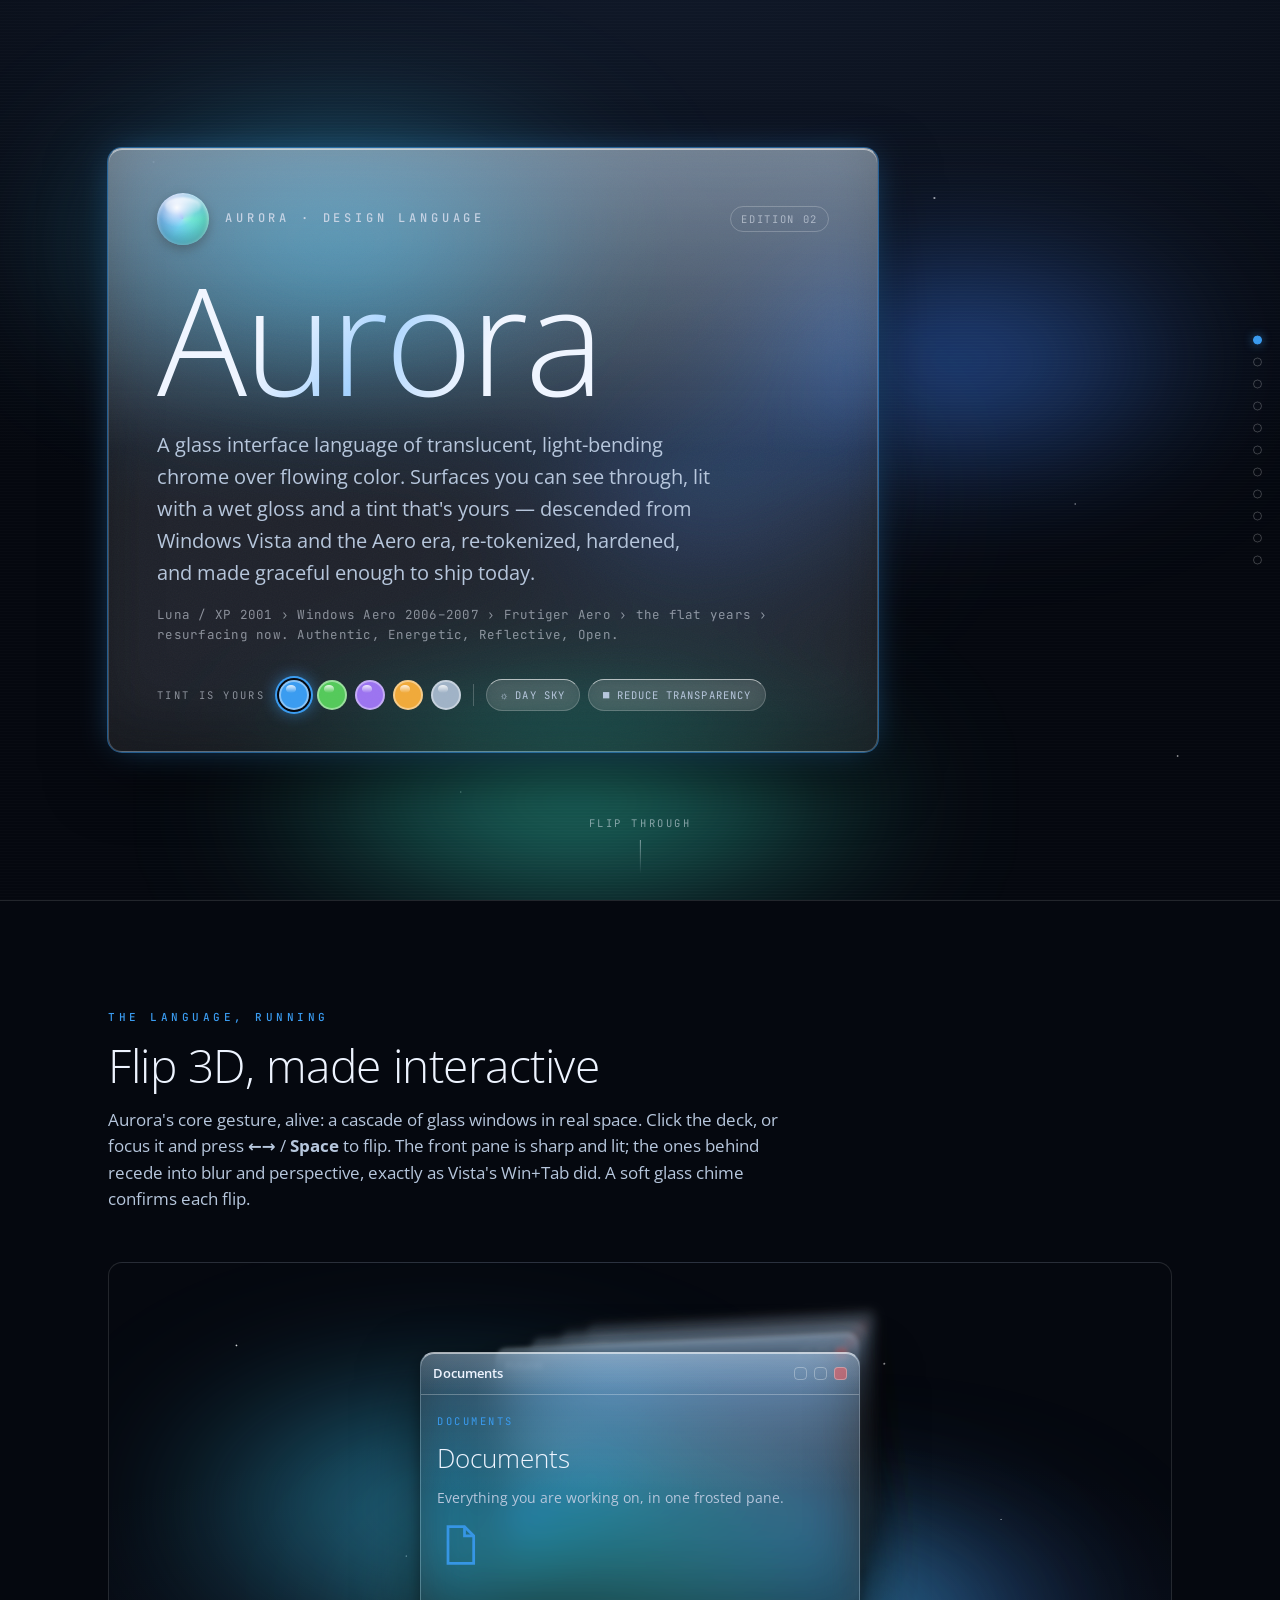
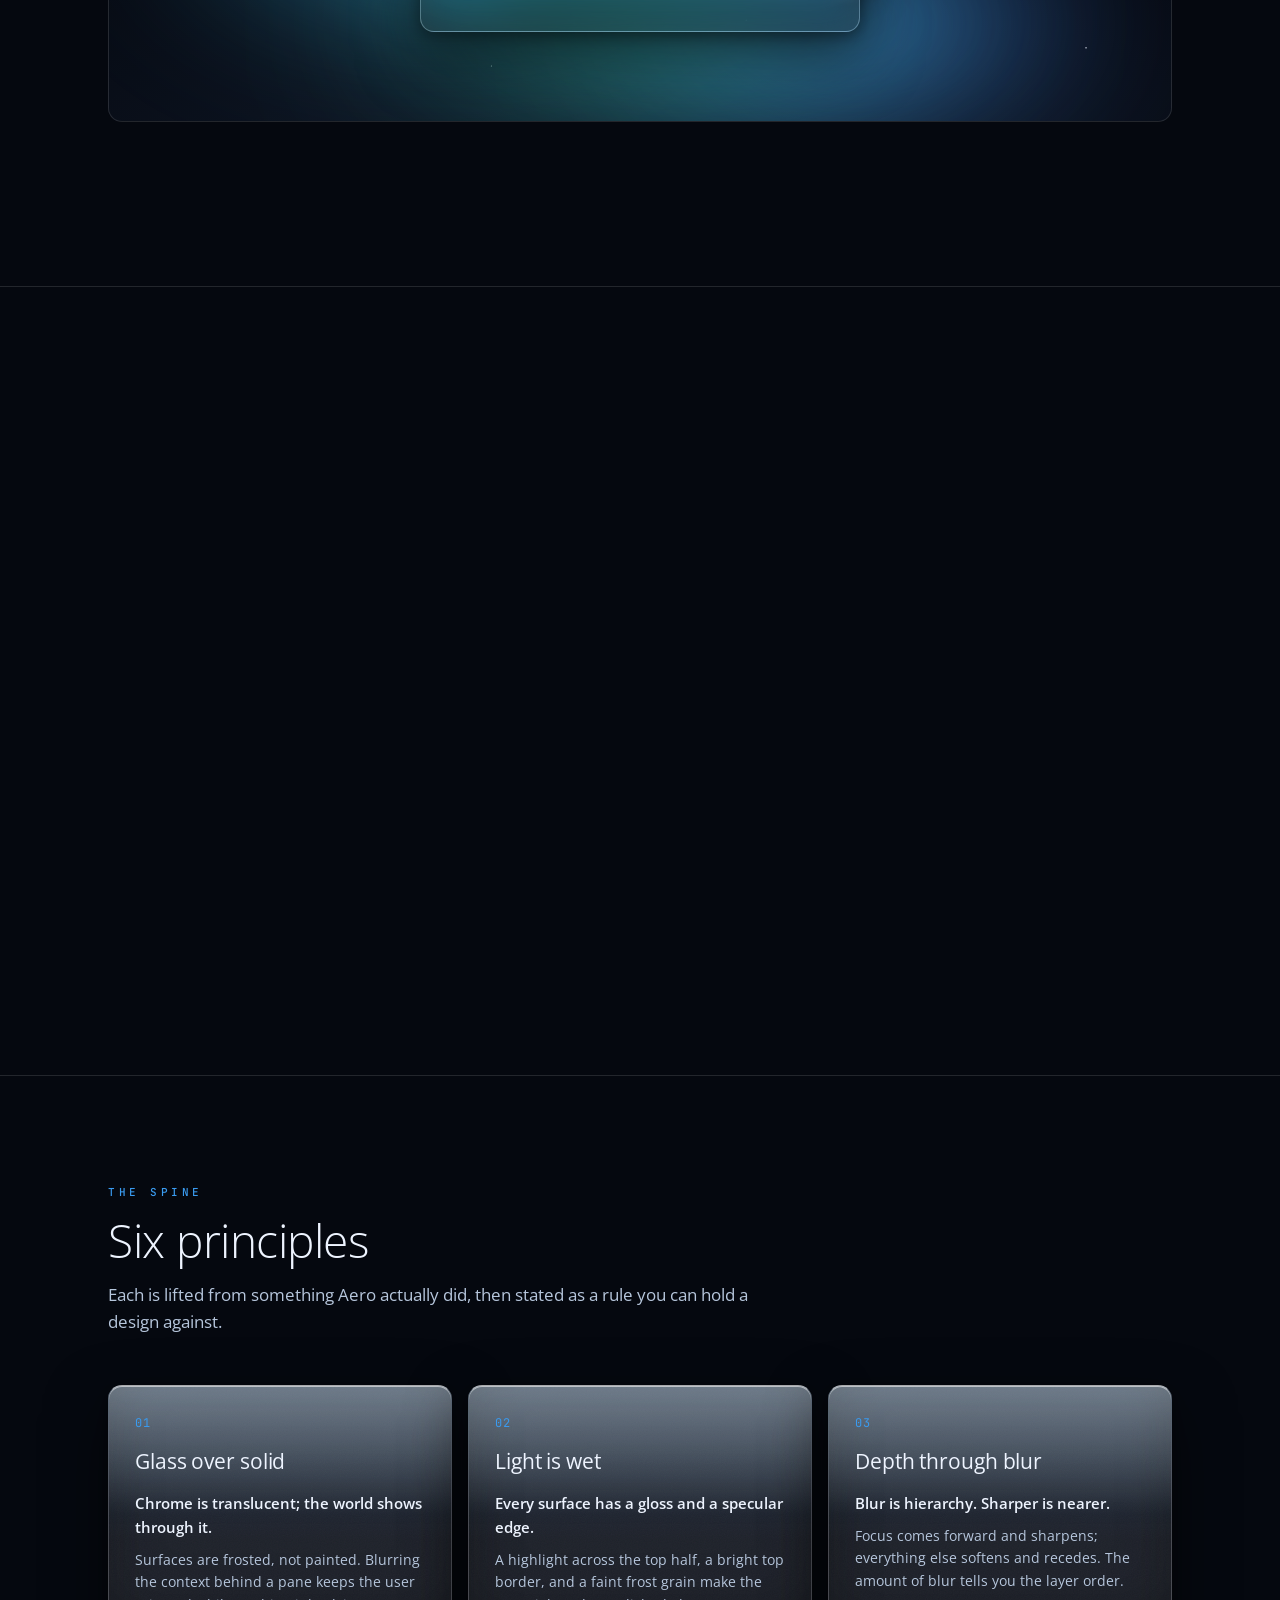
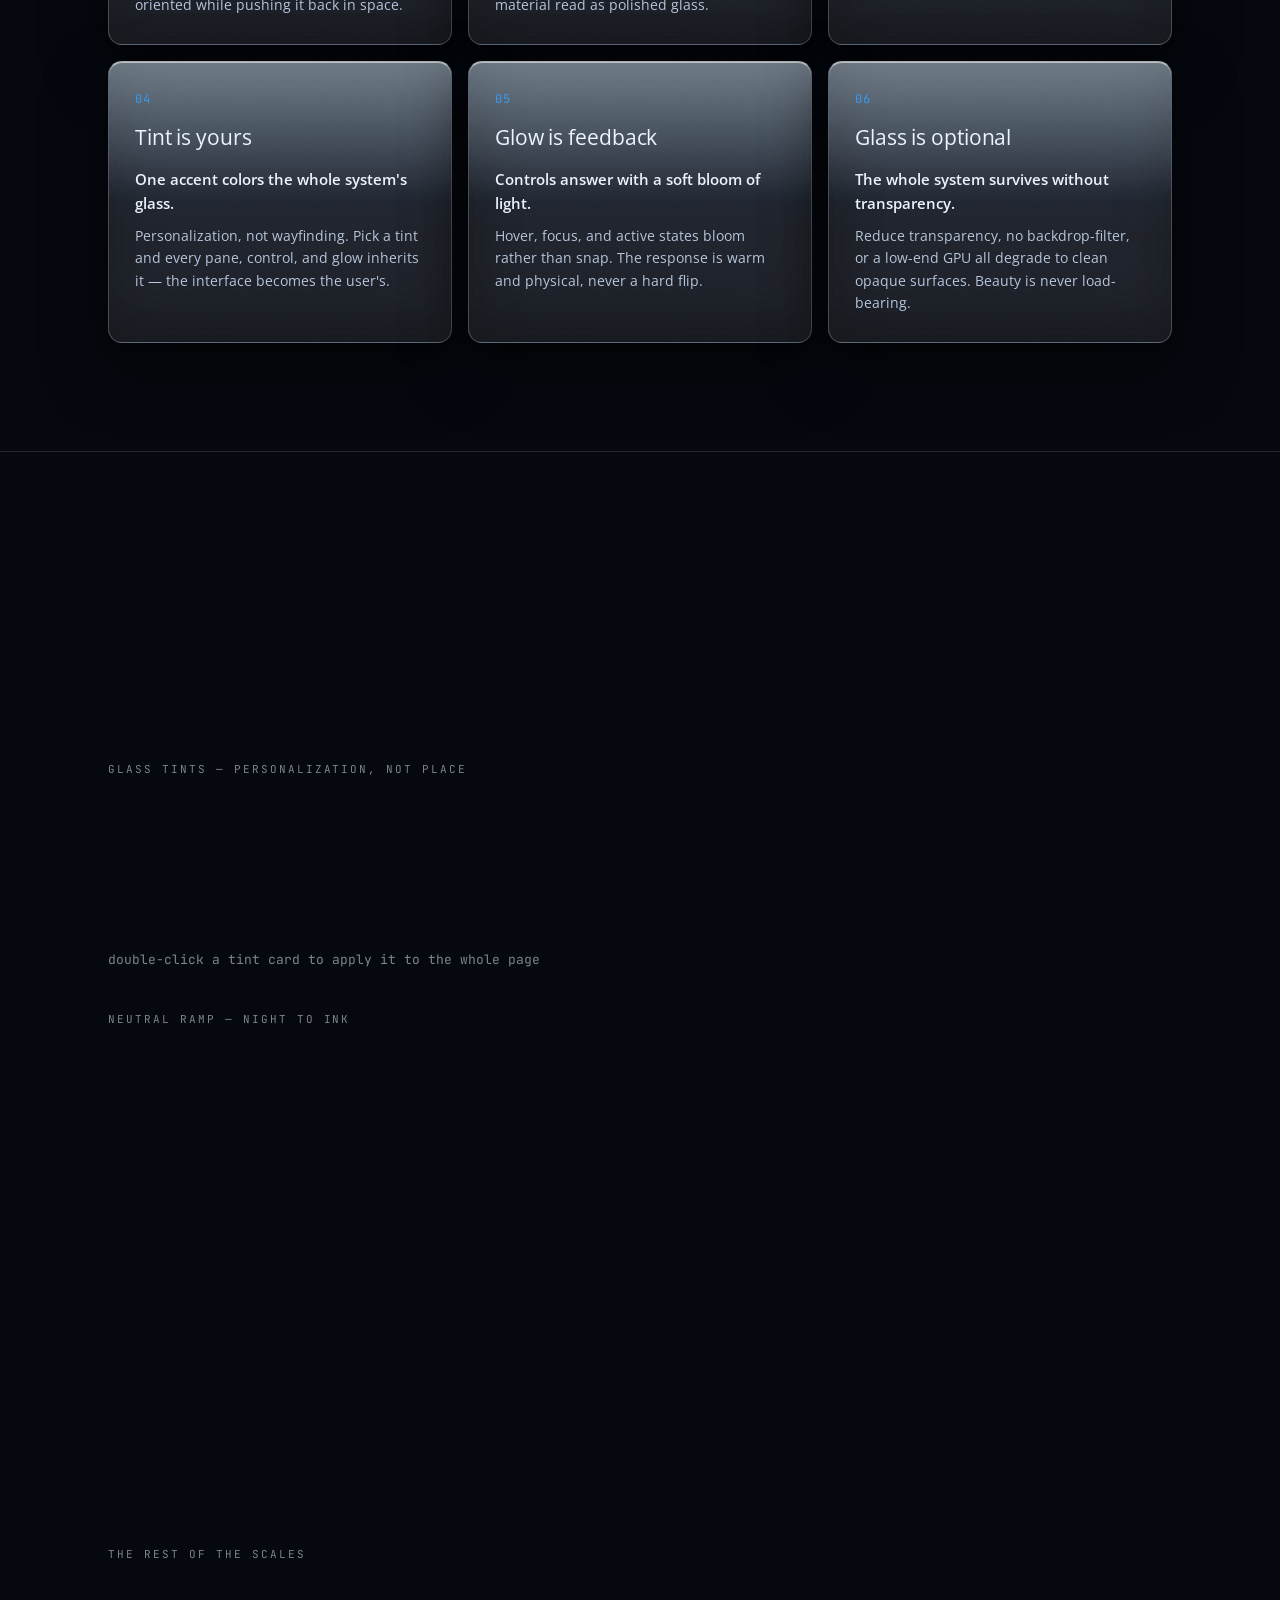
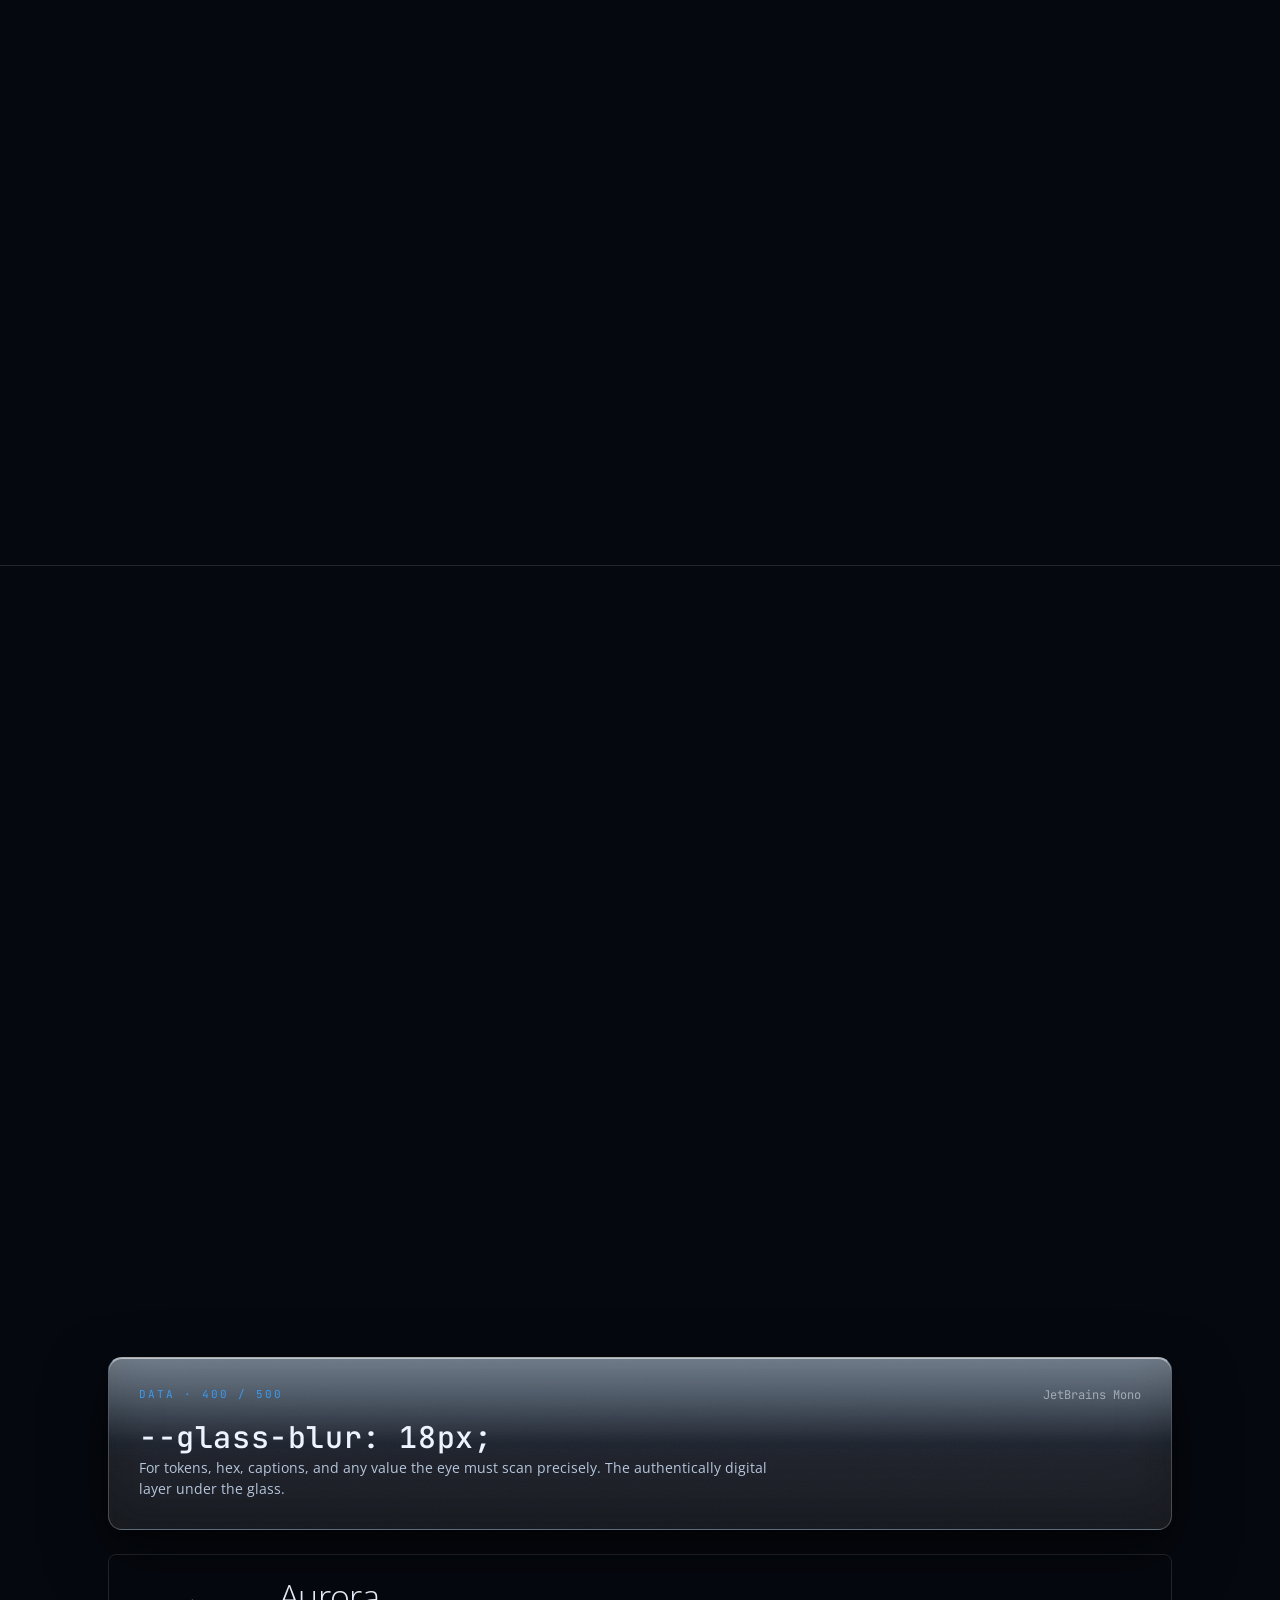
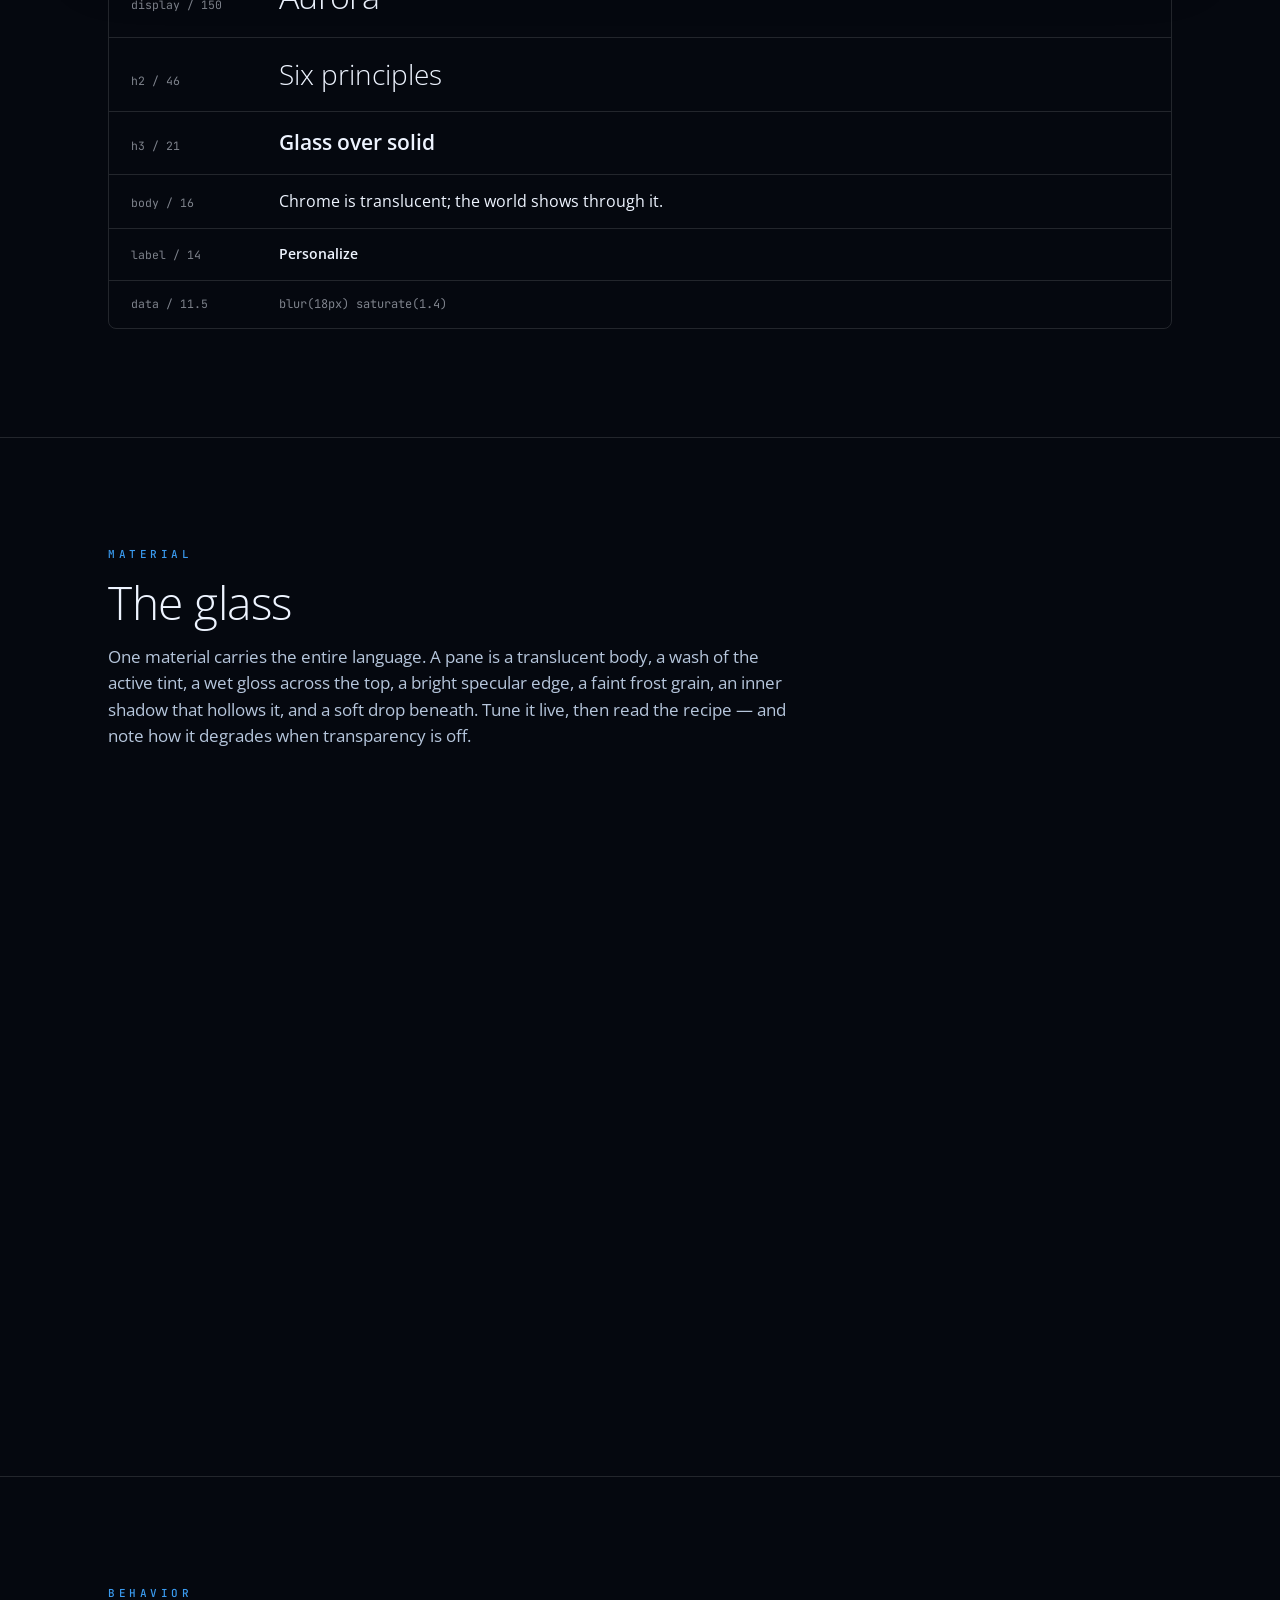
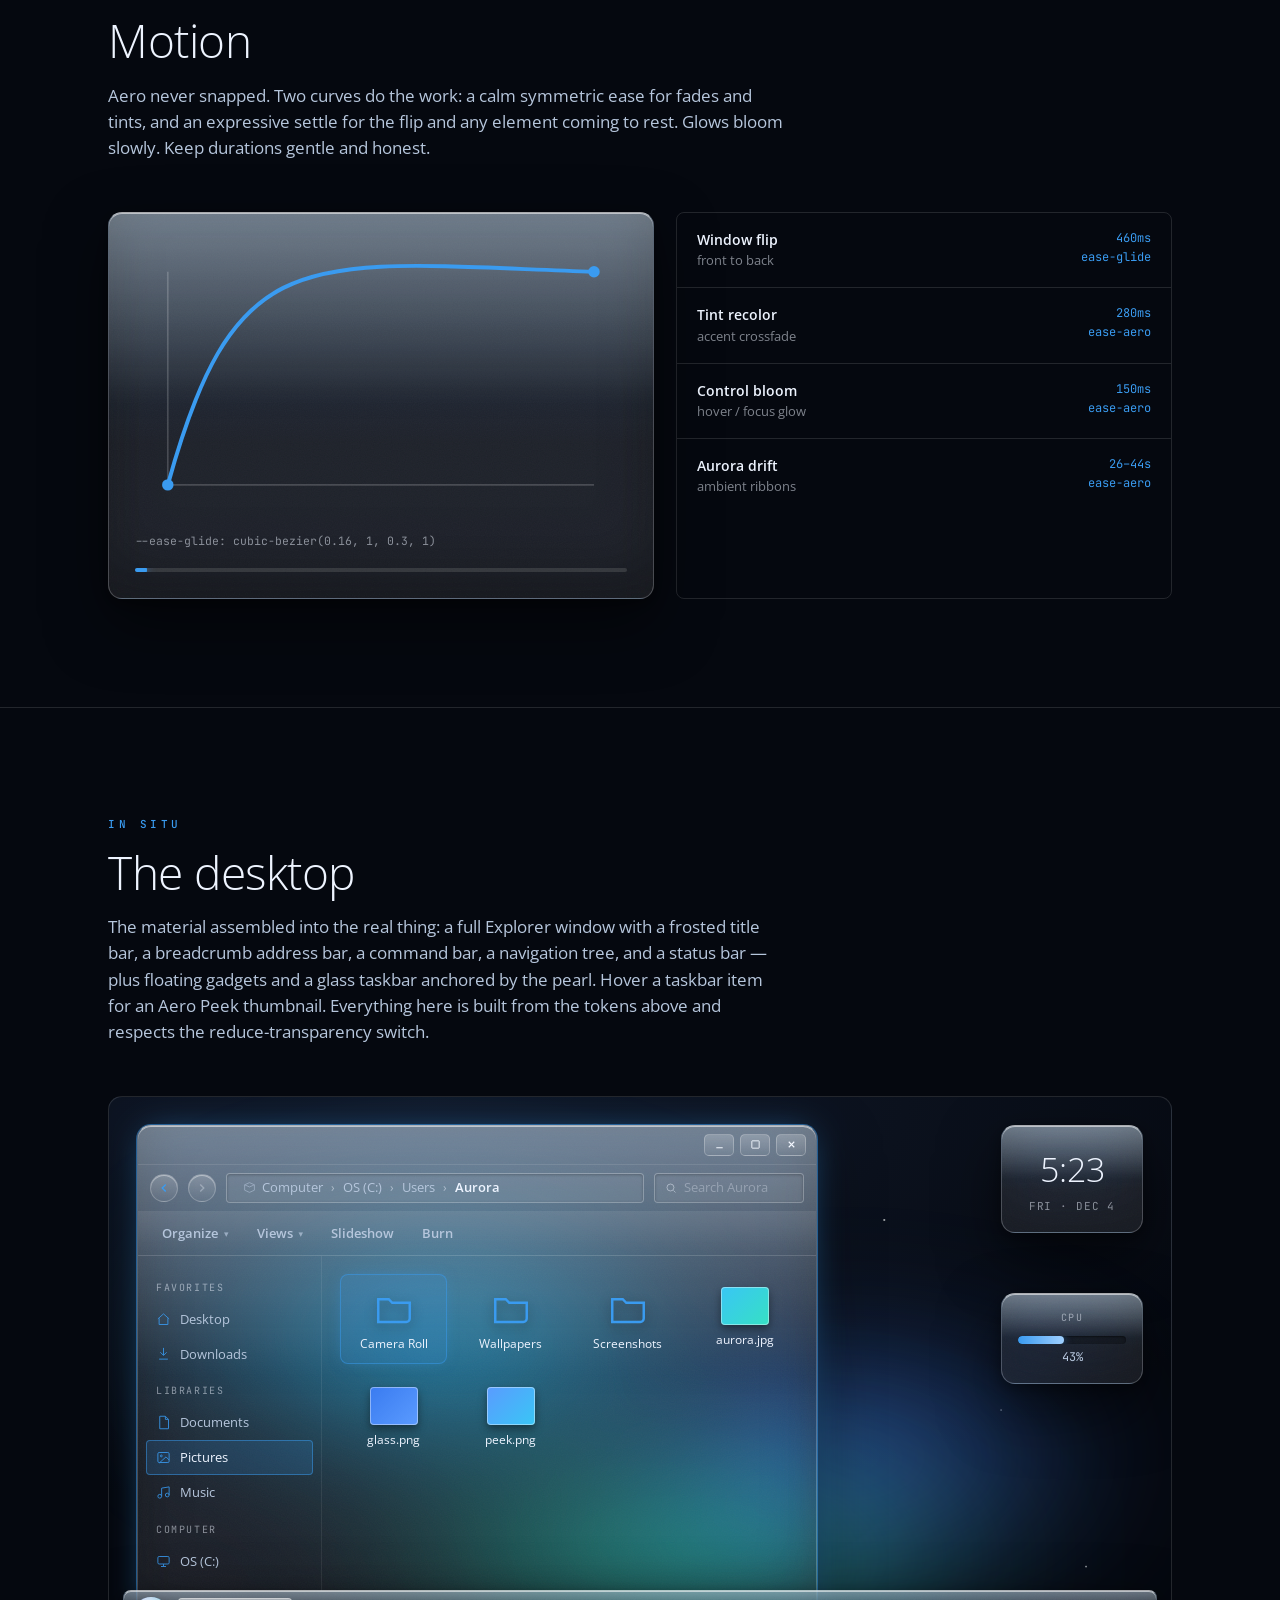
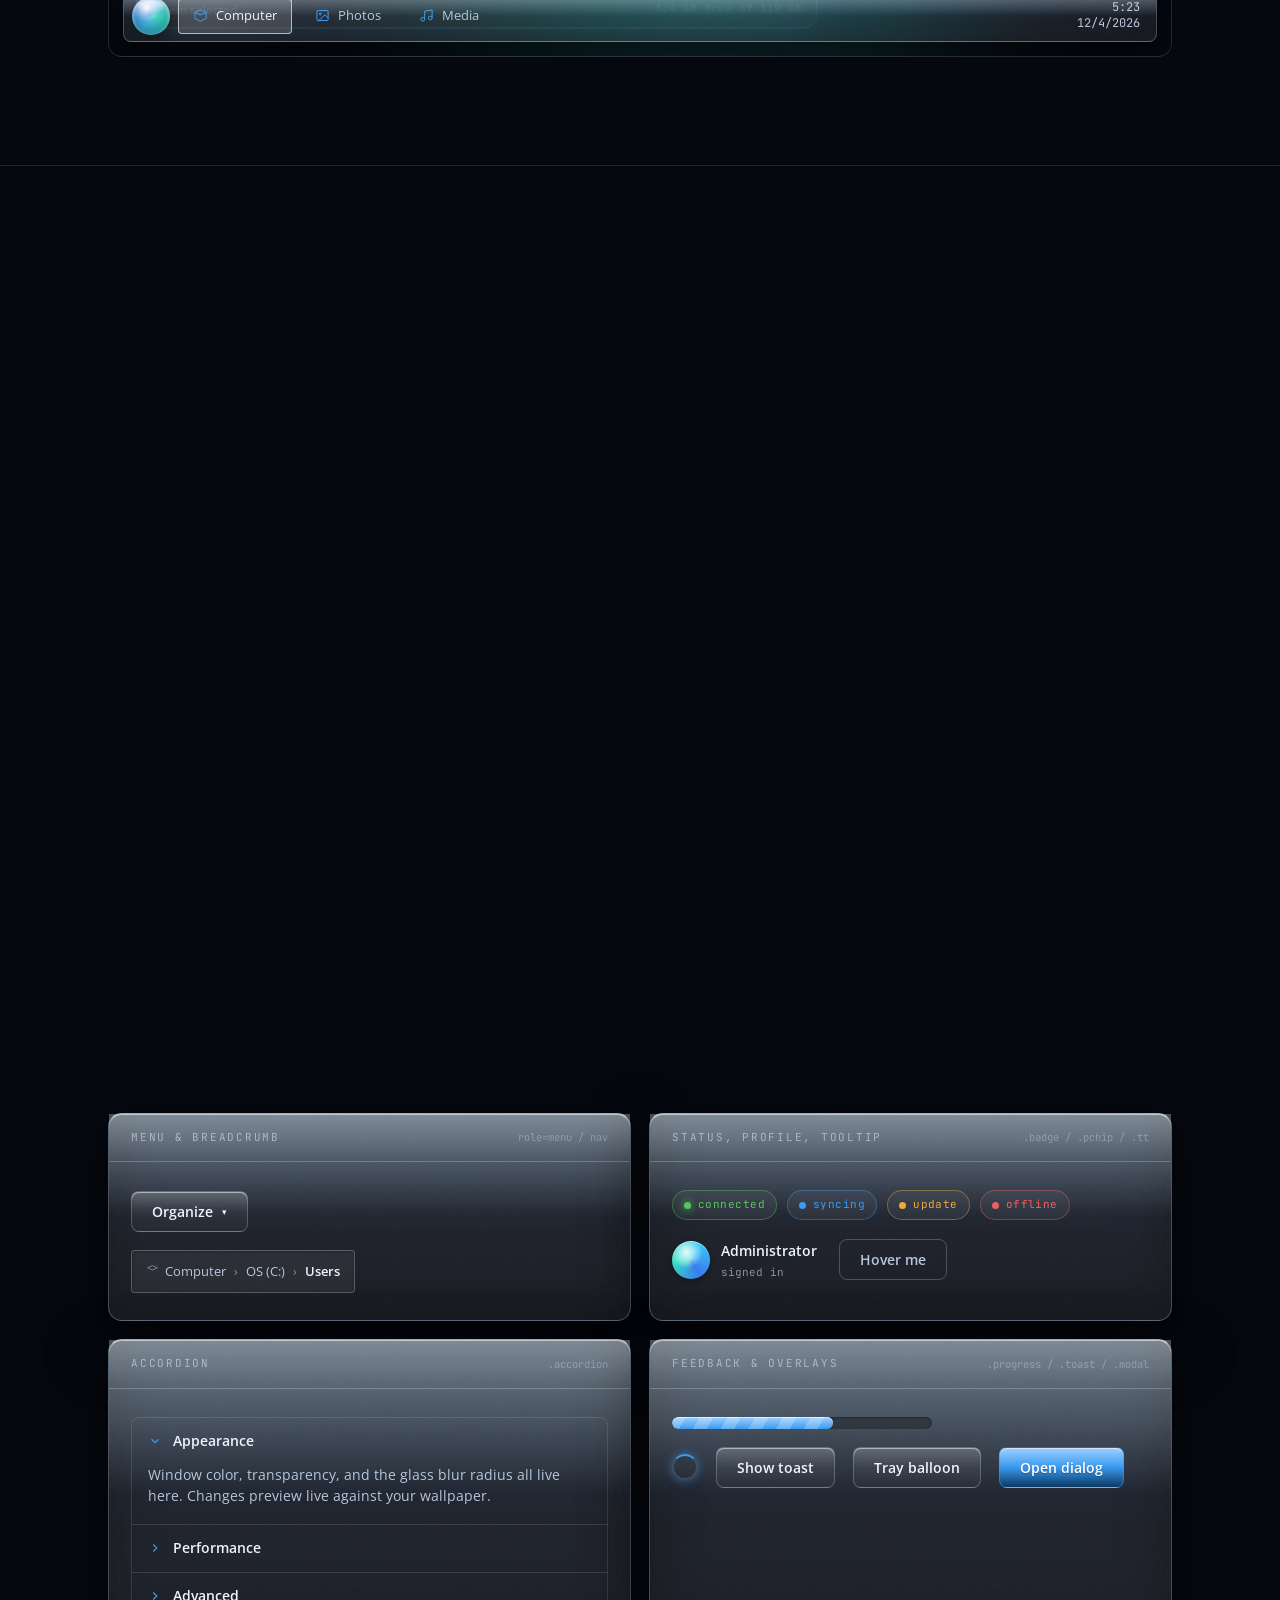
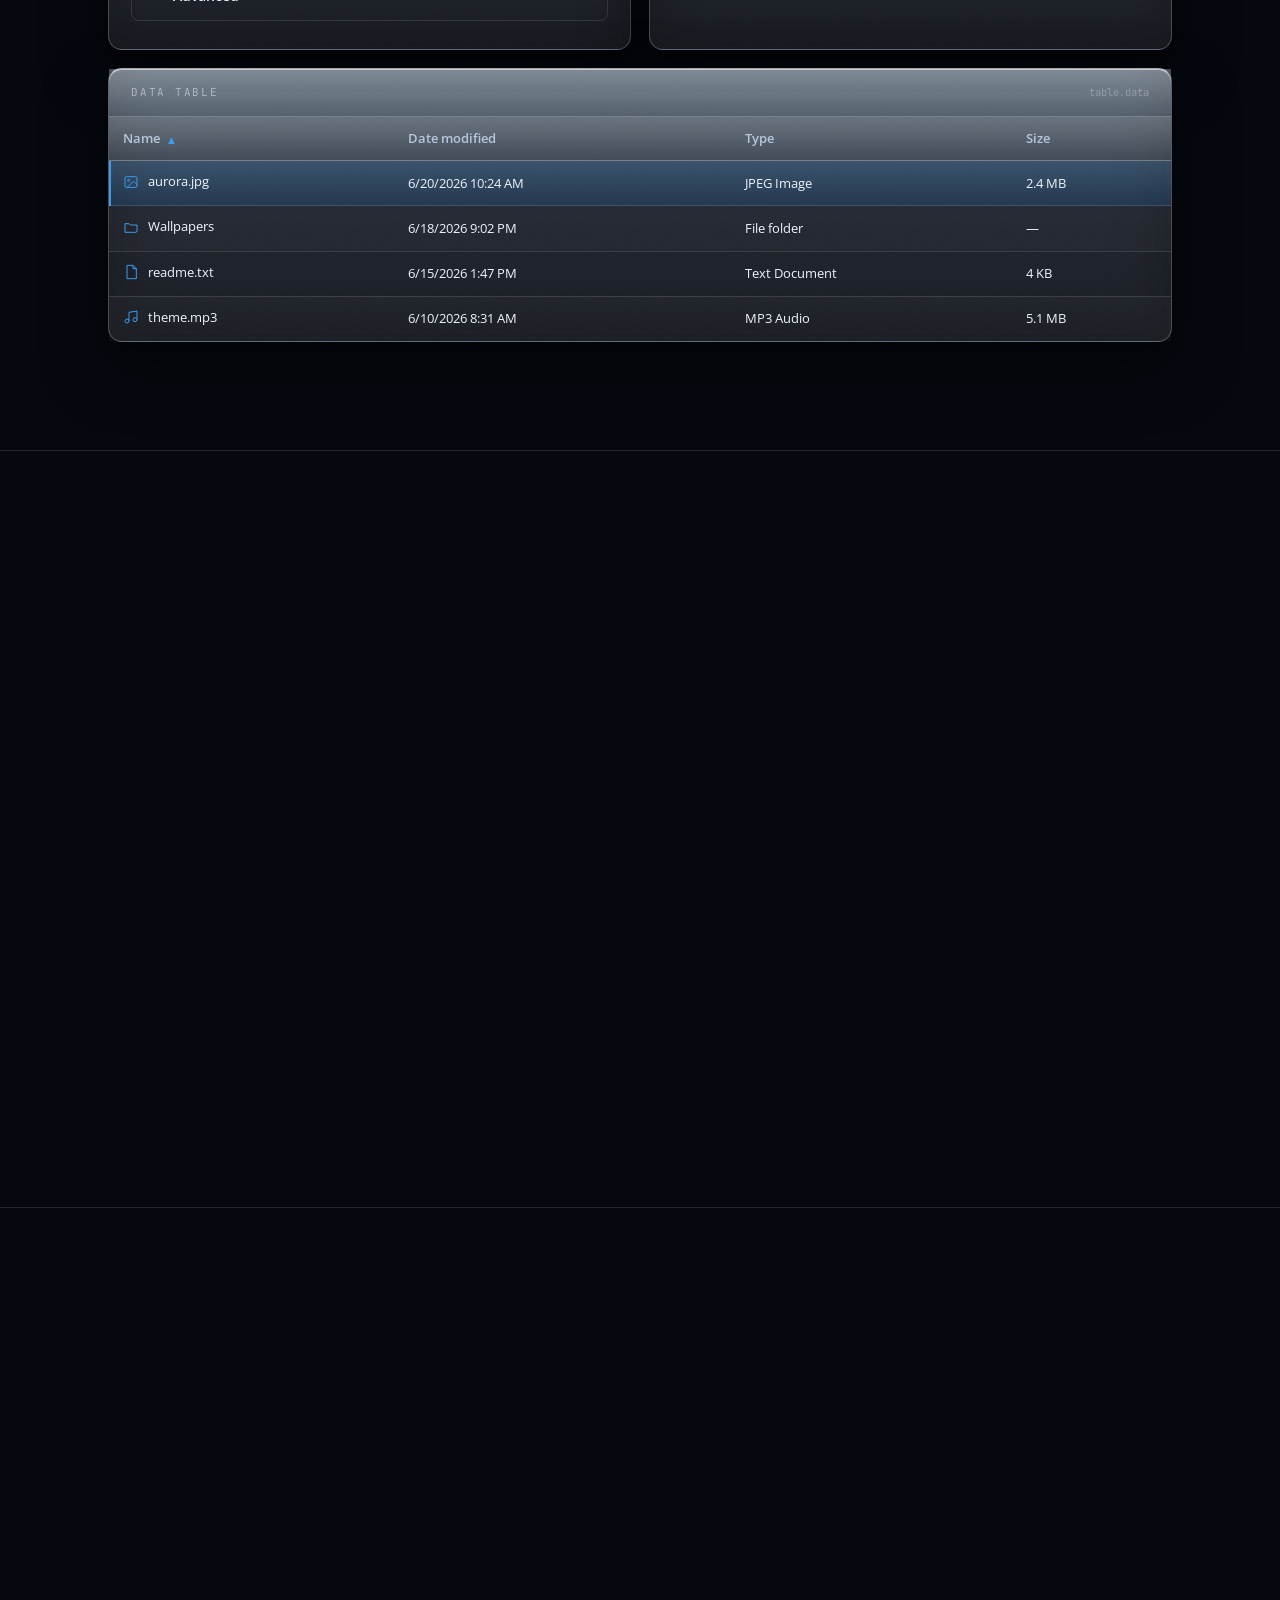
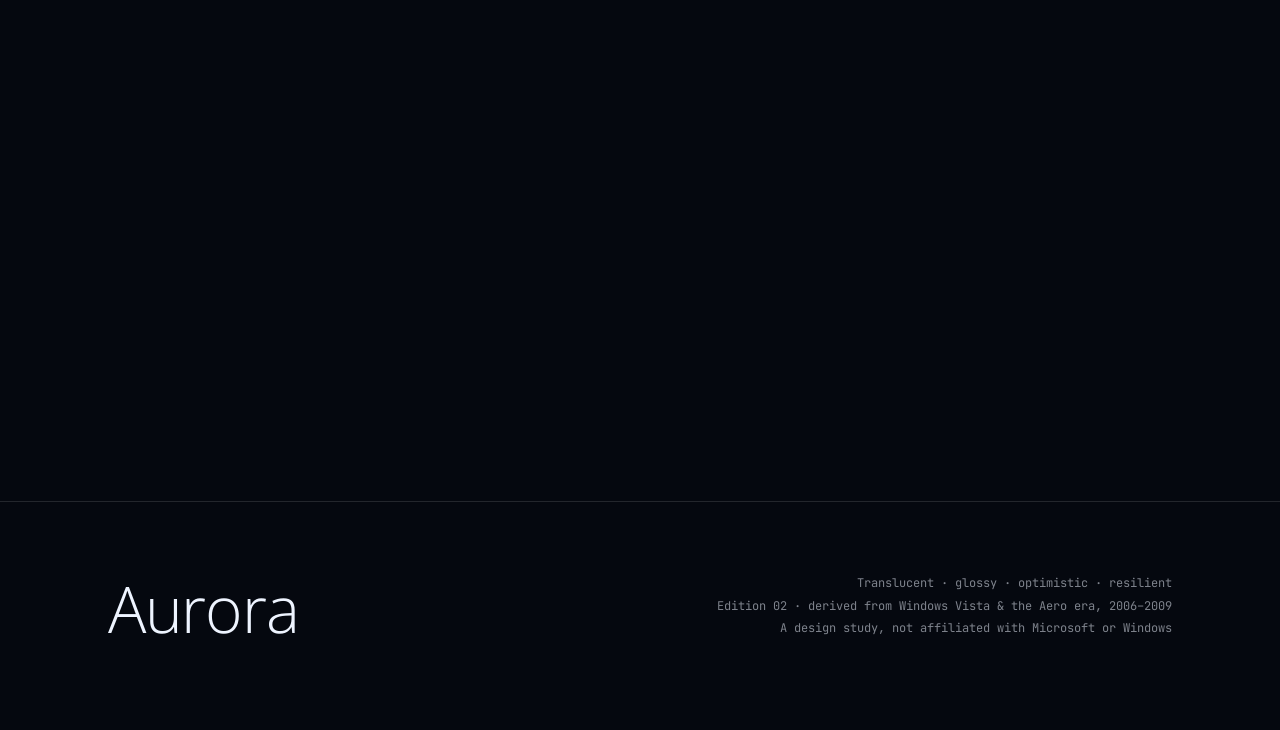
<file: aurora/aurora.bak.html>
<!DOCTYPE html>
<html lang="en">
<head>
<meta charset="UTF-8">
<meta name="viewport" content="width=device-width, initial-scale=1.0">
<title>AURORA — Design Language</title>
<meta name="description" content="Aurora is a glass interface language of translucent, light-bending chrome and flowing color — a mature homage to Windows Vista and the Aero era of Frutiger optimism. Edition 02.">
<meta name="color-scheme" content="dark light">
<link rel="preconnect" href="https://fonts.googleapis.com">
<link rel="preconnect" href="https://fonts.gstatic.com" crossorigin>
<link href="https://fonts.googleapis.com/css2?family=Open+Sans:ital,wght@0,300;0,400;0,500;0,600;0,700;1,400&family=JetBrains+Mono:wght@400;500&display=swap" rel="stylesheet">
<style>
  /* ============================================================
     AURORA — design tokens · edition 02
     Three switches theme the whole language from one place:
       [data-accent]  — the glass tint (personalization, not place)
       [data-sky]     — night | day  (the dark base vs. Frutiger bright)
       body.solid     — Reduce transparency: glass becomes opaque
     Set them on <body> for the system, or any subtree for one pane.
     ============================================================ */
  :root {
    /* ---- night sky: the dark base the aurora glows against ---- */
    --night-0: #05080f;   /* page base */
    --night-1: #0a0f1a;   /* surface */
    --night-2: #111a2b;   /* raised */
    --night-3: rgba(255,255,255,0.03);
    --surface-solid: #0e1726;   /* the opaque stand-in when glass is off */

    /* ---- text on dark ---- */
    --ink:       #eef4ff;
    --ink-dim:   #b6c6dc;
    --ink-faint: rgba(238,244,255,0.52);
    --ink-ghost: rgba(238,244,255,0.32);

    /* ---- hairline chrome ---- */
    --line:        rgba(255,255,255,0.12);
    --line-strong: rgba(255,255,255,0.22);

    /* ---- THE GLASS — the material of the whole language ----
       A pane is: translucent body + accent tint wash + a wet gloss
       across the top + a bright specular top edge + frost grain +
       an inner shadow + a soft drop. One recipe, used everywhere. */
    --glass-bg:    rgba(255,255,255,0.10);
    --glass-bg-2:  rgba(255,255,255,0.20);
    --glass-line:  rgba(255,255,255,0.20);
    --glass-edge:  rgba(255,255,255,0.62);   /* specular top border */
    --glass-noise: 0.04;                      /* frost grain opacity */
    --glass-shadow: 0 24px 60px rgba(0,0,0,0.50), 0 4px 14px rgba(0,0,0,0.34);
    --glass-inner: inset 0 1px 0 rgba(255,255,255,0.55), inset 0 -34px 54px rgba(0,0,0,0.28);

    /* ---- blur scale ---- */
    --blur-sm: 8px; --blur-md: 18px; --blur-lg: 28px;
    --glass-blur: var(--blur-md);

    /* ---- opacity scale (text + chrome) ---- */
    --o-ghost: 0.32; --o-faint: 0.52; --o-dim: 0.72; --o-full: 1;

    /* ---- the five glass tints — Vista's personalization ---- */
    --tint-blue:     #3a9bf0;
    --tint-green:    #54c95a;
    --tint-violet:   #9b73f0;
    --tint-amber:    #f0a93a;
    --tint-graphite: #9fb2c6;

    /* ---- semantic ---- */
    --ok:    var(--tint-green);
    --info:  var(--tint-blue);
    --warn:  var(--tint-amber);
    --danger:#ef5f63;

    /* ---- spacing scale (4px base) ---- */
    --s1: 4px;  --s2: 8px;  --s3: 12px; --s4: 16px;
    --s5: 24px; --s6: 32px; --s7: 48px; --s8: 64px;

    /* ---- radii — softly rounded, never sharp ---- */
    --r-sm: 4px; --r-md: 8px; --r-lg: 14px; --r-xl: 22px; --r-pill: 999px;

    /* ---- elevation ---- */
    --e1: 0 1px 0 rgba(255,255,255,0.05), 0 2px 10px rgba(0,0,0,0.32);
    --e2: 0 10px 30px rgba(0,0,0,0.42);
    --e3: 0 28px 64px rgba(0,0,0,0.52);

    /* ---- z-index layers ---- */
    --z-base: 0; --z-raised: 10; --z-sticky: 60; --z-toast: 80; --z-overlay: 90; --z-flash: 100;

    /* ---- type — Segoe UI where present (Vista's face), else Open Sans;
            both are Steve Matteson humanist sans, so the voice is seamless ---- */
    --font-display: 'Segoe UI', 'Open Sans', system-ui, -apple-system, sans-serif;
    --font-ui:      'Open Sans', 'Segoe UI', system-ui, -apple-system, sans-serif;
    --font-data:    'JetBrains Mono', ui-monospace, 'SF Mono', monospace;

    /* ---- motion — Aero never snapped ---- */
    --ease-aero:  cubic-bezier(0.25, 0.1, 0.25, 1);   /* calm default */
    --ease-glide: cubic-bezier(0.16, 1, 0.3, 1);      /* the flip / settle */
    --dur-tap:    150ms;
    --dur-move:   280ms;
    --dur-flip:   460ms;
    --dur-ambient: 30s;

    --maxw: 1120px;
  }

  /* ---- the tint maps: accent + aurora ribbons from one attribute ---- */
  [data-accent="blue"]{
    --accent:#3a9bf0; --accent-bright:#9fd0ff; --accent-deep:#0b3a66;
    --accent-tint:rgba(58,155,240,0.16); --accent-line:rgba(58,155,240,0.5); --accent-glow:rgba(58,155,240,0.55);
    --aur-1:#39c6f5; --aur-2:#3a7bf0; --aur-3:#36e0c4; --aur-4:#5a9bff;
  }
  [data-accent="green"]{
    --accent:#54c95a; --accent-bright:#b6f5ad; --accent-deep:#11521a;
    --accent-tint:rgba(84,201,90,0.16); --accent-line:rgba(84,201,90,0.5); --accent-glow:rgba(84,201,90,0.55);
    --aur-1:#8ef06a; --aur-2:#2fd07a; --aur-3:#39e0c4; --aur-4:#bff06a;
  }
  [data-accent="violet"]{
    --accent:#9b73f0; --accent-bright:#d9c4ff; --accent-deep:#3a1f66;
    --accent-tint:rgba(155,115,240,0.16); --accent-line:rgba(155,115,240,0.5); --accent-glow:rgba(155,115,240,0.55);
    --aur-1:#b06ff5; --aur-2:#6f7bf0; --aur-3:#e06fd0; --aur-4:#9b8cff;
  }
  [data-accent="amber"]{
    --accent:#f0a93a; --accent-bright:#ffe0a6; --accent-deep:#6b4209;
    --accent-tint:rgba(240,169,58,0.16); --accent-line:rgba(240,169,58,0.5); --accent-glow:rgba(240,169,58,0.55);
    --aur-1:#f5c45a; --aur-2:#f0807b; --aur-3:#e06fd0; --aur-4:#ffcf6a;
  }
  [data-accent="graphite"]{
    --accent:#9fb2c6; --accent-bright:#e0e9f2; --accent-deep:#3a4654;
    --accent-tint:rgba(159,178,198,0.16); --accent-line:rgba(159,178,198,0.5); --accent-glow:rgba(159,178,198,0.5);
    --aur-1:#a9c0d6; --aur-2:#7f93a8; --aur-3:#6fb0c4; --aur-4:#c0d0e0;
  }

  /* ---- DAY sky: the Frutiger Aero bright variant. A toggle, not default. ---- */
  body[data-sky="day"]{
    --night-0:#cfe8fb; --night-1:#e8f4fe; --night-2:#ffffff; --night-3:rgba(0,0,0,0.03);
    --surface-solid:#f4f8fd;
    --ink:#10243a; --ink-dim:#3a5670; --ink-faint:rgba(16,36,58,0.55); --ink-ghost:rgba(16,36,58,0.32);
    --line:rgba(16,36,58,0.14); --line-strong:rgba(16,36,58,0.24);
    --glass-bg:rgba(255,255,255,0.42); --glass-bg-2:rgba(255,255,255,0.66);
    --glass-line:rgba(255,255,255,0.7); --glass-edge:rgba(255,255,255,0.95);
    --glass-noise:0.025;
    --glass-shadow:0 24px 50px rgba(40,90,140,0.28), 0 4px 12px rgba(40,90,140,0.18);
    --glass-inner:inset 0 1px 0 rgba(255,255,255,0.9), inset 0 -34px 54px rgba(120,170,210,0.18);
  }

  * { box-sizing: border-box; margin: 0; padding: 0; }
  html { scroll-behavior: smooth; }

  body {
    background: var(--night-0);
    color: var(--ink);
    font-family: var(--font-ui);
    font-weight: 400;
    line-height: 1.6;
    -webkit-font-smoothing: antialiased;
    overflow-x: hidden;
    transition: background var(--dur-move) var(--ease-aero), color var(--dur-move) var(--ease-aero);
  }
  ::selection { background: var(--accent); color: #fff; }

  :focus { outline: none; }
  :focus-visible { outline: 2px solid var(--accent); outline-offset: 2px; border-radius: var(--r-sm); }

  a { color: var(--accent); text-decoration: none; }
  a:hover { text-decoration: underline; text-underline-offset: 3px; }

  /* ---- glossy Aero scrollbar ---- */
  *::-webkit-scrollbar { width: 14px; height: 14px; }
  *::-webkit-scrollbar-track { background: rgba(0,0,0,0.22); }
  *::-webkit-scrollbar-thumb { border: 3px solid transparent; background-clip: padding-box; border-radius: 999px; background-color: rgba(255,255,255,0.18); box-shadow: inset 0 1px 0 rgba(255,255,255,0.4); }
  *::-webkit-scrollbar-thumb:hover { background-color: var(--accent); }
  html { scrollbar-color: rgba(255,255,255,0.25) rgba(0,0,0,0.22); }

  .wrap { max-width: var(--maxw); margin: 0 auto; padding: 0 28px; }

  .eyebrow { font-family: var(--font-data); font-size: 11px; font-weight: 500; letter-spacing: 0.32em; text-transform: uppercase; color: var(--accent); transition: color var(--dur-move) var(--ease-aero); }

  /* ============================================================
     THE GLASS — reusable Aero material
     ============================================================ */
  .glass {
    position: relative;
    background:
      linear-gradient(180deg, var(--accent-tint), transparent 60%),
      linear-gradient(180deg, var(--glass-bg-2), var(--glass-bg) 46%, var(--glass-bg));
    border: 1px solid var(--glass-line);
    border-top-color: var(--glass-edge);
    border-radius: var(--r-lg);
    backdrop-filter: blur(var(--glass-blur)) saturate(1.4);
    -webkit-backdrop-filter: blur(var(--glass-blur)) saturate(1.4);
    box-shadow: var(--glass-inner), var(--glass-shadow);
    overflow: hidden;
    transition: background var(--dur-move) var(--ease-aero), box-shadow var(--dur-tap) var(--ease-aero), border-color var(--dur-tap) var(--ease-aero), transform var(--dur-tap) var(--ease-aero);
  }
  /* the wet gloss across the top half — the signature Aero sheen */
  .glass::before { content: ""; position: absolute; inset: 0 0 auto 0; height: 50%; background: linear-gradient(180deg, rgba(255,255,255,0.28), rgba(255,255,255,0.0)); pointer-events: none; z-index: 1; }
  /* frost grain — the subtle texture of real frosted glass */
  .glass::after {
    content: ""; position: absolute; inset: 0; pointer-events: none; z-index: 1; opacity: var(--glass-noise);
    background-image: url("data:image/svg+xml,%3Csvg xmlns='http://www.w3.org/2000/svg' width='140' height='140'%3E%3Cfilter id='n'%3E%3CfeTurbulence type='fractalNoise' baseFrequency='0.85' numOctaves='2' stitchTiles='stitch'/%3E%3C/filter%3E%3Crect width='100%25' height='100%25' filter='url(%23n)'/%3E%3C/svg%3E");
    mix-blend-mode: overlay;
  }
  /* the active-window colored glow border — Aero's "this window has focus" cue */
  .glass--glow { box-shadow: 0 0 0 1px var(--accent-line), 0 0 34px -8px var(--accent-glow), var(--glass-inner), var(--glass-shadow); }

  /* ---- Reduce transparency: glass becomes a clean opaque surface ---- */
  body.solid .glass, body.solid .frost {
    background: var(--surface-solid) !important;
    backdrop-filter: none !important; -webkit-backdrop-filter: none !important;
  }
  body.solid .glass::after, body.solid .frost::after { display: none; }
  body.solid .glass::before, body.solid .frost::before { opacity: 0.4; }
  body.solid .aurora { opacity: 0.4; }
  body.solid .stars { opacity: 0.5; }

  /* ---- Graceful fallback where backdrop-filter is unsupported ---- */
  @supports not ((backdrop-filter: blur(2px)) or (-webkit-backdrop-filter: blur(2px))) {
    .glass, .frost { background: var(--surface-solid); }
    .glass::after, .frost::after { display: none; }
  }
  /* ---- Honor the OS-level setting automatically ---- */
  @media (prefers-reduced-transparency: reduce) {
    .glass, .frost { background: var(--surface-solid); backdrop-filter: none; -webkit-backdrop-filter: none; }
    .glass::after, .frost::after { display: none; }
    .aurora { opacity: 0.4; }
  }

  /* ============ right-edge section dots ============ */
  .dots { position: fixed; right: 18px; top: 50%; transform: translateY(-50%); display: flex; flex-direction: column; gap: 13px; z-index: var(--z-sticky); }
  @media (max-width: 980px){ .dots { display: none; } }
  .dots a { width: 9px; height: 9px; border-radius: 50%; border: 1px solid var(--line-strong); background: transparent; transition: all var(--dur-tap) var(--ease-aero); position: relative; }
  .dots a::after { content: attr(data-label); position: absolute; right: 18px; top: 50%; transform: translateY(-50%); font-family: var(--font-data); font-size: 10px; letter-spacing: 0.12em; text-transform: uppercase; color: var(--ink-faint); white-space: nowrap; opacity: 0; pointer-events: none; transition: opacity var(--dur-tap) var(--ease-aero); }
  .dots a:hover { background: var(--accent); border-color: var(--accent); }
  .dots a:hover::after { opacity: 1; }
  .dots a.active { background: var(--accent); border-color: var(--accent); box-shadow: 0 0 10px var(--accent-glow); }

  /* ============================================================
     THE AURORA FIELD + STARFIELD — signature backgrounds
     ============================================================ */
  .stars { position: absolute; inset: 0; z-index: 0; pointer-events: none;
    background-image:
      radial-gradient(1.4px 1.4px at 12% 18%, rgba(255,255,255,0.9), transparent),
      radial-gradient(1.2px 1.2px at 28% 64%, rgba(255,255,255,0.7), transparent),
      radial-gradient(1.6px 1.6px at 44% 30%, rgba(255,255,255,0.85), transparent),
      radial-gradient(1px 1px at 60% 78%, rgba(255,255,255,0.6), transparent),
      radial-gradient(1.5px 1.5px at 73% 22%, rgba(255,255,255,0.9), transparent),
      radial-gradient(1.1px 1.1px at 84% 56%, rgba(255,255,255,0.7), transparent),
      radial-gradient(1.3px 1.3px at 92% 84%, rgba(255,255,255,0.8), transparent),
      radial-gradient(1px 1px at 36% 88%, rgba(255,255,255,0.6), transparent),
      radial-gradient(1.2px 1.2px at 52% 50%, rgba(255,255,255,0.7), transparent);
    animation: twinkle 7s ease-in-out infinite alternate;
  }
  @keyframes twinkle { from { opacity: 0.5; } to { opacity: 0.9; } }
  body[data-sky="day"] .stars { display: none; }

  .aurora { position: absolute; inset: 0; overflow: hidden; z-index: 0; pointer-events: none; }
  .aurora .rib { position: absolute; border-radius: 50%; filter: blur(64px); opacity: 0.66; mix-blend-mode: screen; transition: background var(--dur-move) var(--ease-aero); will-change: transform; }
  .aurora .r1 { width: 68vw; height: 46vh; left: -8vw; top: 4vh;  background: radial-gradient(closest-side, var(--aur-1), transparent 72%); animation: drift1 26s var(--ease-aero) infinite alternate; }
  .aurora .r2 { width: 62vw; height: 40vh; right: -6vw; top: 20vh; background: radial-gradient(closest-side, var(--aur-2), transparent 72%); animation: drift2 32s var(--ease-aero) infinite alternate; }
  .aurora .r3 { width: 78vw; height: 38vh; left: 6vw;  bottom: -8vh; background: radial-gradient(closest-side, var(--aur-3), transparent 72%); animation: drift3 38s var(--ease-aero) infinite alternate; }
  .aurora .r4 { width: 46vw; height: 30vh; left: 32vw; top: 40vh; background: radial-gradient(closest-side, var(--aur-4), transparent 72%); opacity: 0.4; animation: drift2 44s var(--ease-aero) infinite alternate-reverse; }
  .aurora .veil { position: absolute; inset: 0; background-image: repeating-linear-gradient(0deg, rgba(255,255,255,0.014) 0 1px, transparent 1px 3px); mix-blend-mode: overlay; }
  @keyframes drift1 { from { transform: translate3d(0,0,0) rotate(0deg); } to { transform: translate3d(8vw,4vh,0) rotate(8deg); } }
  @keyframes drift2 { from { transform: translate3d(0,0,0) rotate(0deg); } to { transform: translate3d(-7vw,6vh,0) rotate(-10deg); } }
  @keyframes drift3 { from { transform: translate3d(0,0,0) rotate(0deg); } to { transform: translate3d(6vw,-5vh,0) rotate(6deg); } }

  /* ============================================================
     HERO
     ============================================================ */
  .hero { position: relative; min-height: 100vh; display: flex; align-items: center; overflow: hidden; background: radial-gradient(140% 100% at 50% -10%, var(--night-2), var(--night-0) 70%); }
  .hero-inner { position: relative; z-index: 3; width: 100%; }
  .hero .pane { max-width: 770px; padding: 44px 48px 40px; }
  @media (max-width: 620px){ .hero .pane { padding: 30px 26px; } }

  .mark { display: flex; align-items: center; gap: 16px; margin-bottom: 24px; }
  .mark .name { font-family: var(--font-data); font-size: 12px; letter-spacing: 0.32em; text-transform: uppercase; color: var(--ink-dim); font-weight: 500; }
  .mark .ed { margin-left: auto; font-family: var(--font-data); font-size: 10.5px; letter-spacing: 0.16em; text-transform: uppercase; color: var(--ink-faint); border: 1px solid var(--line-strong); border-radius: var(--r-pill); padding: 4px 10px; }

  /* the PEARL — original glossy orb homage to the Start button */
  .pearl { width: 52px; height: 52px; border-radius: 50%; position: relative; flex: 0 0 auto; cursor: pointer; transition: transform var(--dur-tap) var(--ease-glide); border: 0; padding: 0; background: transparent; }
  .pearl::before { content: ""; position: absolute; inset: 0; border-radius: 50%; background: radial-gradient(circle at 38% 28%, rgba(255,255,255,0.95), rgba(255,255,255,0.1) 40%, transparent 60%), conic-gradient(from 210deg, var(--aur-1), var(--aur-2), var(--aur-3), var(--aur-1)); box-shadow: inset 0 2px 4px rgba(255,255,255,0.7), inset 0 -8px 16px rgba(0,0,0,0.35), 0 4px 12px rgba(0,0,0,0.4); }
  .pearl::after { content: ""; position: absolute; left: 16%; right: 16%; top: 8%; height: 34%; border-radius: 50%; background: linear-gradient(180deg, rgba(255,255,255,0.85), transparent); filter: blur(1px); }
  .pearl:hover { transform: scale(1.06); }
  .pearl:hover::before { box-shadow: inset 0 2px 4px rgba(255,255,255,0.8), inset 0 -8px 16px rgba(0,0,0,0.35), 0 0 26px 4px var(--accent-glow); }

  .hero h1 { font-family: var(--font-display); font-weight: 300; font-size: clamp(62px, 13vw, 150px); line-height: 0.92; letter-spacing: -0.02em; }
  .hero h1 .glint { background: linear-gradient(120deg, var(--ink) 30%, var(--accent-bright) 50%, var(--ink) 70%); -webkit-background-clip: text; background-clip: text; -webkit-text-fill-color: transparent; }
  .hero .lede { margin-top: 22px; max-width: 560px; font-size: clamp(16px, 2.4vw, 20px); font-weight: 400; color: var(--ink-dim); }
  .hero .lineage { margin-top: 16px; font-family: var(--font-data); font-size: 12.5px; color: var(--ink-faint); letter-spacing: 0.02em; }

  .switch { margin-top: 34px; display: flex; flex-wrap: wrap; gap: 8px; align-items: center; }
  .switch .label { font-family: var(--font-data); font-size: 10.5px; letter-spacing: 0.22em; text-transform: uppercase; color: var(--ink-faint); margin-right: 6px; }
  .tint-chip { appearance: none; cursor: pointer; width: 30px; height: 30px; border-radius: 50%; border: 2px solid rgba(255,255,255,0.4); padding: 0; position: relative; transition: transform var(--dur-tap) var(--ease-glide), box-shadow var(--dur-tap) var(--ease-aero); }
  .tint-chip::after { content: ""; position: absolute; left: 18%; top: 12%; width: 40%; height: 30%; border-radius: 50%; background: linear-gradient(180deg, rgba(255,255,255,0.85), transparent); }
  .tint-chip:hover { transform: scale(1.12); }
  .tint-chip[aria-pressed="true"] { box-shadow: 0 0 0 2px var(--night-0), 0 0 0 4px currentColor, 0 0 18px currentColor; }
  .pill-toggle { appearance: none; cursor: pointer; display: inline-flex; align-items: center; gap: 8px; background: var(--glass-bg); border: 1px solid var(--glass-line); border-top-color: var(--glass-edge); color: var(--ink-dim); font-family: var(--font-data); font-size: 10.5px; letter-spacing: 0.1em; text-transform: uppercase; padding: 8px 14px; border-radius: var(--r-pill); backdrop-filter: blur(8px); transition: all var(--dur-tap) var(--ease-aero); }
  .pill-toggle:hover { color: var(--ink); border-color: var(--accent-line); }
  .pill-toggle[aria-pressed="true"] { color: var(--ink); border-color: var(--accent-line); box-shadow: 0 0 14px -2px var(--accent-glow); }
  .switch .sep { width: 1px; height: 22px; background: var(--line-strong); margin: 0 4px; }

  .scrollcue { position: absolute; bottom: 26px; left: 50%; transform: translateX(-50%); z-index: 3; font-family: var(--font-data); font-size: 10.5px; letter-spacing: 0.24em; text-transform: uppercase; color: var(--ink-faint); display: flex; flex-direction: column; align-items: center; gap: 8px; }
  .scrollcue .ln { width: 1px; height: 34px; background: linear-gradient(var(--ink-faint), transparent); }

  /* ============ generic section scaffold ============ */
  .section { padding: 108px 0; border-top: 1px solid var(--line); position: relative; }
  .section.tight { padding: 76px 0; }
  .sec-head { margin-bottom: 50px; max-width: 740px; }
  .sec-head h2 { font-family: var(--font-display); font-weight: 300; font-size: clamp(30px, 5vw, 46px); line-height: 1.05; letter-spacing: -0.01em; margin-top: 14px; }
  .sec-head p { margin-top: 18px; color: var(--ink-dim); font-size: 16.5px; max-width: 680px; }

  /* ============================================================
     LIVE: FLIP 3D — the cascading glass window stack, alive
     ============================================================ */
  .flip-stage { position: relative; height: 460px; border-radius: var(--r-lg); border: 1px solid var(--line); overflow: hidden; background: radial-gradient(120% 120% at 50% 120%, var(--night-2), var(--night-0) 70%); perspective: 1600px; }
  @media (max-width: 620px){ .flip-stage { height: 380px; } }
  .flip-deck { position: absolute; inset: 0; z-index: 2; transform-style: preserve-3d; display: grid; place-items: center; }
  .win { position: absolute; width: min(440px, 78%); height: 280px; border-radius: var(--r-lg); overflow: hidden; background: linear-gradient(180deg, var(--accent-tint), transparent 50%), linear-gradient(180deg, var(--glass-bg-2), var(--glass-bg) 50%); border: 1px solid var(--glass-line); border-top-color: var(--glass-edge); backdrop-filter: blur(var(--glass-blur)) saturate(1.4); -webkit-backdrop-filter: blur(var(--glass-blur)) saturate(1.4); box-shadow: var(--glass-inner), var(--glass-shadow); transition: transform var(--dur-flip) var(--ease-glide), opacity var(--dur-flip) var(--ease-aero), filter var(--dur-flip) var(--ease-aero); }
  body.solid .win { background: var(--surface-solid); backdrop-filter: none; -webkit-backdrop-filter: none; }
  @media (max-width: 620px){ .win { height: 220px; } }
  .win .titlebar { display: flex; align-items: center; gap: 10px; padding: 10px 12px; border-bottom: 1px solid rgba(255,255,255,0.14); background: linear-gradient(180deg, rgba(255,255,255,0.16), transparent); }
  .win .titlebar .wt { font-size: 13px; font-weight: 600; color: var(--ink); }
  .win .titlebar .wctl { margin-left: auto; display: flex; gap: 7px; }
  .win .titlebar .wctl i { width: 13px; height: 13px; border-radius: 4px; display: block; border: 1px solid rgba(255,255,255,0.3); }
  .win .titlebar .wctl .c { background: rgba(239,95,99,0.6); }
  .win .body { padding: 18px 16px; position: relative; z-index: 2; }
  .win .body .vk { font-family: var(--font-data); font-size: 10.5px; letter-spacing: 0.24em; text-transform: uppercase; color: var(--accent); }
  .win .body h4 { font-family: var(--font-display); font-weight: 300; font-size: 26px; margin: 8px 0 8px; color: var(--ink); }
  .win .body p { font-size: 13.5px; color: var(--ink-dim); }
  .win .glyph { margin-top: 14px; width: 44px; height: 44px; color: var(--accent); opacity: 0.9; }

  .flip-foot { display: flex; align-items: center; justify-content: space-between; gap: 16px; margin-top: 22px; flex-wrap: wrap; }
  .kbd-hint { display: flex; gap: 16px; font-family: var(--font-data); font-size: 11px; color: var(--ink-faint); letter-spacing: 0.04em; align-items: center; }
  .kbd-hint b { display: inline-grid; place-items: center; min-width: 22px; height: 22px; padding: 0 6px; border-radius: 5px; border: 1px solid var(--line-strong); margin-right: 6px; font-weight: 500; font-size: 10.5px; color: var(--ink-dim); }
  .sound-toggle { appearance: none; cursor: pointer; display: inline-flex; align-items: center; gap: 8px; background: var(--glass-bg); border: 1px solid var(--glass-line); border-top-color: var(--glass-edge); color: var(--ink-dim); font-family: var(--font-data); font-size: 11px; letter-spacing: 0.06em; text-transform: uppercase; padding: 8px 14px; border-radius: var(--r-pill); backdrop-filter: blur(8px); transition: all var(--dur-tap) var(--ease-aero); }
  .sound-toggle:hover { color: var(--ink); border-color: var(--accent-line); }
  .sound-toggle .wave { width: 16px; height: 16px; color: var(--accent); }
  .sound-toggle[aria-pressed="false"] .wave { color: var(--ink-ghost); }

  /* ============ HERITAGE timeline ============ */
  .timeline { display: grid; grid-template-columns: repeat(5, 1fr); gap: 0; margin-top: 8px; }
  @media (max-width: 860px){ .timeline { grid-template-columns: 1fr 1fr; gap: 28px 0; } }
  .node { position: relative; padding: 28px 22px 0 0; }
  .node::before { content: ""; position: absolute; top: 8px; left: 0; right: 0; height: 1px; background: var(--line-strong); }
  .node::after { content: ""; position: absolute; top: 4px; left: 0; width: 9px; height: 9px; border-radius: 50%; background: var(--tint-graphite); }
  .node:nth-child(2)::after { background: var(--tint-blue); box-shadow: 0 0 10px var(--tint-blue); }
  .node:nth-child(3)::after { background: var(--tint-violet); }
  .node:nth-child(4)::after { background: var(--tint-graphite); }
  .node:nth-child(5)::after { background: var(--accent); box-shadow: 0 0 10px var(--accent-glow); }
  .node .yr { font-family: var(--font-data); font-size: 12px; color: var(--ink-faint); letter-spacing: 0.08em; }
  .node .nm { font-weight: 600; font-size: 15.5px; margin: 7px 0 8px; }
  .node .ds { font-size: 13px; color: var(--ink-dim); }

  /* ============ principles ============ */
  .principles { display: grid; grid-template-columns: repeat(3, 1fr); gap: 16px; }
  @media (max-width: 900px){ .principles { grid-template-columns: 1fr 1fr; } }
  @media (max-width: 620px){ .principles { grid-template-columns: 1fr; } }
  .prin { padding: 28px 26px; }
  .prin .num { font-family: var(--font-data); font-size: 12px; color: var(--accent); letter-spacing: 0.1em; position: relative; z-index: 2; }
  .prin h3 { font-family: var(--font-display); font-weight: 400; font-size: 21px; margin: 12px 0 12px; letter-spacing: -0.005em; position: relative; z-index: 2; }
  .prin p { font-size: 14px; color: var(--ink-dim); position: relative; z-index: 2; }
  .prin .one { color: var(--ink); font-weight: 600; margin-bottom: 10px; font-size: 15px; }

  /* ============ FOUNDATIONS ============ */
  .tint-row { display: grid; grid-template-columns: repeat(5, 1fr); gap: 12px; margin: 6px 0 14px; }
  @media (max-width: 620px){ .tint-row { grid-template-columns: repeat(2, 1fr); } }
  .tcard { padding: 0; cursor: pointer; }
  .tcard .cap { height: 78px; position: relative; }
  .tcard .cap::after { content: ""; position: absolute; inset: 0; background: linear-gradient(180deg, rgba(255,255,255,0.4), transparent 55%); }
  .tcard .meta { padding: 11px 13px; position: relative; z-index: 2; }
  .tcard .meta .k { font-weight: 600; font-size: 13px; }
  .tcard .meta .v { font-family: var(--font-data); font-size: 11.5px; color: var(--ink-faint); }

  .sub-h { font-family: var(--font-data); font-size: 11px; letter-spacing: 0.18em; text-transform: uppercase; color: var(--ink-faint); margin: 40px 0 16px; }
  .hint { font-size: 13px; color: var(--ink-faint); font-family: var(--font-data); margin-top: 4px; }

  .ramp { display: grid; grid-template-columns: repeat(6, 1fr); gap: 0; border: 1px solid var(--line); border-radius: var(--r-md); overflow: hidden; }
  @media (max-width: 620px){ .ramp { grid-template-columns: repeat(3, 1fr); } }
  .step { padding: 22px 12px 12px; cursor: pointer; transition: background var(--dur-tap) var(--ease-aero); }
  .step:hover { background: var(--night-3); }
  .step .sw { height: 34px; border-radius: var(--r-sm); margin-bottom: 10px; border: 1px solid rgba(255,255,255,0.1); }
  .step .lab { font-family: var(--font-data); font-size: 10.5px; color: var(--ink-faint); }

  .meta-grid { display: grid; grid-template-columns: 1fr 1fr; gap: 16px; margin-top: 6px; }
  @media (max-width: 760px){ .meta-grid { grid-template-columns: 1fr; } }
  .tile-card { padding: 24px; }
  .tile-card > * { position: relative; z-index: 2; }
  .space-row { display: flex; align-items: center; gap: 14px; padding: 8px 0; }
  .space-row .bar { height: 14px; background: var(--accent-tint); border-left: 2px solid var(--accent); border-radius: 2px; }
  .space-row .lab { font-family: var(--font-data); font-size: 11.5px; color: var(--ink-faint); min-width: 96px; }
  .radius-row { display: flex; gap: 18px; flex-wrap: wrap; align-items: flex-end; }
  .radius-demo { text-align: center; }
  .radius-demo .box { width: 56px; height: 56px; background: var(--accent-tint); border: 1px solid var(--accent-line); margin-bottom: 8px; }
  .radius-demo .lab { font-family: var(--font-data); font-size: 10.5px; color: var(--ink-faint); }
  .elev-row { display: flex; gap: 22px; flex-wrap: wrap; }
  .elev-demo { flex: 1 1 110px; min-width: 100px; }
  .elev-demo .box { height: 74px; border-radius: var(--r-md); background: var(--night-2); border: 1px solid var(--line); margin-bottom: 10px; }
  .elev-demo .lab { font-family: var(--font-data); font-size: 10.5px; color: var(--ink-faint); }

  /* token scales reference */
  .scales { display: grid; grid-template-columns: repeat(2, 1fr); gap: 16px; }
  @media (max-width: 760px){ .scales { grid-template-columns: 1fr; } }
  .scale-card { padding: 22px 24px; }
  .scale-card > * { position: relative; z-index: 2; }
  .scale-card h4 { font-size: 14px; font-weight: 600; margin-bottom: 14px; }
  .blur-row { display: flex; align-items: center; gap: 14px; padding: 7px 0; }
  .blur-chip { width: 54px; height: 36px; border-radius: var(--r-sm); border: 1px solid var(--glass-line); border-top-color: var(--glass-edge); position: relative; overflow: hidden; flex: 0 0 auto; background: linear-gradient(135deg, var(--aur-1), var(--aur-3)); }
  .blur-chip span { position: absolute; inset: 0; backdrop-filter: blur(var(--b)); -webkit-backdrop-filter: blur(var(--b)); background: rgba(255,255,255,0.12); }
  .blur-row .lab { font-family: var(--font-data); font-size: 11.5px; color: var(--ink-faint); }
  .kv { display: flex; justify-content: space-between; gap: 12px; padding: 8px 0; border-bottom: 1px solid var(--line); font-size: 13px; }
  .kv:last-child { border-bottom: 0; }
  .kv .k { color: var(--ink-dim); }
  .kv .v { font-family: var(--font-data); font-size: 11.5px; color: var(--accent); }
  .opacity-row { display: flex; gap: 8px; align-items: flex-end; }
  .opacity-row .oc { flex: 1; text-align: center; }
  .opacity-row .oc .b { height: 40px; border-radius: var(--r-sm); background: var(--accent); margin-bottom: 6px; border: 1px solid var(--accent-line); }
  .opacity-row .oc .lab { font-family: var(--font-data); font-size: 10px; color: var(--ink-faint); }

  /* ============ type specimen ============ */
  .spec { display: grid; gap: 16px; }
  .face { padding: 28px 30px; }
  .face > * { position: relative; z-index: 2; }
  .face .role { font-family: var(--font-data); font-size: 11px; color: var(--accent); letter-spacing: 0.18em; text-transform: uppercase; }
  .face .fname { font-family: var(--font-data); font-size: 12px; color: var(--ink-faint); float: right; }
  .face .big { margin: 18px 0 6px; line-height: 1; color: var(--ink); }
  .face .note { font-size: 13.5px; color: var(--ink-dim); max-width: 640px; }
  .d1 { font-family: var(--font-display); font-weight: 300; font-size: clamp(40px, 8vw, 74px); letter-spacing: -0.02em; }
  .d2 { font-family: var(--font-ui); font-weight: 400; font-size: clamp(24px, 5vw, 38px); }
  .d3 { font-family: var(--font-data); font-weight: 500; font-size: clamp(20px, 4vw, 30px); letter-spacing: 0.02em; }
  .scale { margin-top: 24px; border: 1px solid var(--line); border-radius: var(--r-md); overflow: hidden; }
  .scale .sr { display: flex; align-items: baseline; gap: 18px; padding: 14px 22px; border-bottom: 1px solid var(--line); }
  .scale .sr:last-child { border-bottom: 0; }
  .scale .sr .tk { font-family: var(--font-data); font-size: 11.5px; color: var(--ink-faint); width: 130px; flex: 0 0 auto; }

  /* ============ the glass anatomy ============ */
  .glass-grid { display: grid; grid-template-columns: 1.1fr 1fr; gap: 22px; align-items: stretch; }
  @media (max-width: 820px){ .glass-grid { grid-template-columns: 1fr; } }
  .glass-demo { position: relative; min-height: 340px; border-radius: var(--r-lg); overflow: hidden; display: grid; place-items: center; padding: 30px; border: 1px solid var(--line); }
  .glass-demo .specimen { width: 100%; max-width: 320px; padding: 26px; z-index: 2; }
  .glass-demo .specimen h4 { font-family: var(--font-display); font-weight: 300; font-size: 24px; color: var(--ink); position: relative; z-index: 2; }
  .glass-demo .specimen p { font-size: 13.5px; color: var(--ink-dim); margin-top: 8px; position: relative; z-index: 2; }
  .anatomy { border: 1px solid var(--line); border-radius: var(--r-md); overflow: hidden; }
  .arow { display: flex; gap: 14px; padding: 14px 20px; border-bottom: 1px solid var(--line); }
  .arow:last-child { border-bottom: 0; }
  .arow .k { font-weight: 600; font-size: 13.5px; min-width: 120px; }
  .arow .v { font-size: 12.5px; color: var(--ink-dim); }
  .arow .v code { font-family: var(--font-data); font-size: 11.5px; color: var(--accent); }
  .tuner { display: flex; flex-direction: column; gap: 12px; margin-top: 18px; }
  .tuner label { font-family: var(--font-data); font-size: 11px; letter-spacing: 0.1em; text-transform: uppercase; color: var(--ink-faint); display: flex; justify-content: space-between; }
  .tuner label b { color: var(--accent); }

  /* ============ motion ============ */
  .motion-grid { display: grid; grid-template-columns: 1.1fr 1fr; gap: 22px; align-items: stretch; }
  @media (max-width: 760px){ .motion-grid { grid-template-columns: 1fr; } }
  .curve-box { padding: 26px; }
  .curve-box > * { position: relative; z-index: 2; }
  .curve-box svg { width: 100%; height: auto; display: block; }
  .glide { margin-top: 18px; height: 4px; background: var(--line); border-radius: 2px; overflow: hidden; position: relative; }
  .glide i { position: absolute; top: -4px; left: 0; width: 12px; height: 12px; border-radius: 50%; background: var(--accent); box-shadow: 0 0 10px var(--accent-glow); animation: glide 2.6s var(--ease-glide) infinite; }
  @keyframes glide { 0%,12% { left: 0; } 50% { left: calc(100% - 12px); } 88%,100% { left: calc(100% - 12px); } }
  .motion-tokens { border: 1px solid var(--line); border-radius: var(--r-md); overflow: hidden; }
  .mt { display: flex; justify-content: space-between; gap: 14px; padding: 16px 20px; border-bottom: 1px solid var(--line); }
  .mt:last-child { border-bottom: 0; }
  .mt .k { font-weight: 600; font-size: 14px; }
  .mt .k small { display: block; color: var(--ink-faint); font-weight: 400; font-size: 12.5px; }
  .mt .v { font-family: var(--font-data); font-size: 12px; color: var(--accent); text-align: right; }

  /* ============================================================
     THE DESKTOP — a full Vista Explorer window, in situ
     ============================================================ */
  .desktop { position: relative; border-radius: var(--r-lg); overflow: hidden; border: 1px solid var(--line); min-height: 540px; background: radial-gradient(120% 100% at 30% 0%, var(--night-2), var(--night-0) 75%); padding: 28px; }
  .desktop .aurora, .desktop .stars { z-index: 0; }

  .xwin { position: relative; z-index: 2; width: min(680px, 100%); border-radius: var(--r-lg); overflow: hidden; }
  .x-titlebar { display: flex; align-items: center; padding: 8px 10px; min-height: 36px; border-bottom: 1px solid rgba(255,255,255,0.1); }
  .x-ctl { margin-left: auto; display: flex; gap: 6px; }
  .x-ctl button { appearance: none; cursor: pointer; width: 30px; height: 22px; border-radius: 5px; border: 1px solid rgba(255,255,255,0.25); background: linear-gradient(180deg, rgba(255,255,255,0.22), rgba(255,255,255,0.05)); color: var(--ink); display: grid; place-items: center; transition: all var(--dur-tap) var(--ease-aero); }
  .x-ctl button svg { width: 11px; height: 11px; }
  .x-ctl button:hover { background: linear-gradient(180deg, rgba(255,255,255,0.34), rgba(255,255,255,0.12)); box-shadow: 0 0 12px var(--accent-glow); }
  .x-ctl button.close:hover { background: linear-gradient(180deg, rgba(239,95,99,0.7), rgba(239,95,99,0.4)); box-shadow: 0 0 14px rgba(239,95,99,0.6); border-color: rgba(239,95,99,0.6); }

  /* address row: back/forward + breadcrumb + search */
  .x-addr { display: flex; align-items: center; gap: 10px; padding: 8px 12px; position: relative; z-index: 2; }
  .navbtn { appearance: none; cursor: pointer; width: 28px; height: 28px; border-radius: 50%; display: grid; place-items: center; border: 1px solid var(--line-strong); background: linear-gradient(180deg, rgba(255,255,255,0.2), rgba(255,255,255,0.04)); color: var(--accent); box-shadow: inset 0 1px 0 rgba(255,255,255,0.4); transition: all var(--dur-tap) var(--ease-aero); }
  .navbtn svg { width: 14px; height: 14px; }
  .navbtn:hover { box-shadow: inset 0 1px 0 rgba(255,255,255,0.5), 0 0 12px var(--accent-glow); }
  .navbtn.fwd { color: var(--ink-ghost); }
  .crumbs { flex: 1; display: flex; align-items: center; gap: 2px; min-width: 0; height: 30px; padding: 0 10px; border-radius: var(--r-sm); border: 1px solid var(--line-strong); background: rgba(255,255,255,0.08); box-shadow: inset 0 1px 3px rgba(0,0,0,0.25); overflow: hidden; }
  .crumb { display: inline-flex; align-items: center; gap: 6px; font-size: 13px; color: var(--ink-dim); padding: 4px 6px; border-radius: var(--r-sm); cursor: pointer; white-space: nowrap; transition: background var(--dur-tap) var(--ease-aero); }
  .crumb:hover { background: rgba(255,255,255,0.1); color: var(--ink); }
  .crumb.here { color: var(--ink); font-weight: 600; }
  .crumb svg { width: 13px; height: 13px; opacity: 0.6; }
  .crumb-sep { color: var(--ink-faint); font-size: 12px; }
  .x-search { width: 150px; height: 30px; display: flex; align-items: center; gap: 7px; padding: 0 10px; border-radius: var(--r-sm); border: 1px solid var(--line-strong); background: rgba(255,255,255,0.08); box-shadow: inset 0 1px 3px rgba(0,0,0,0.25); }
  @media (max-width: 560px){ .x-search { display: none; } }
  .x-search svg { width: 14px; height: 14px; color: var(--ink-faint); }
  .x-search input { border: 0; background: transparent; outline: none; color: var(--ink); font-family: var(--font-ui); font-size: 12.5px; width: 100%; }
  .x-search input::placeholder { color: var(--ink-ghost); }

  /* command bar */
  .x-cmd { display: flex; align-items: center; gap: 4px; padding: 6px 12px; border-top: 1px solid rgba(255,255,255,0.08); border-bottom: 1px solid rgba(255,255,255,0.08); background: linear-gradient(180deg, rgba(255,255,255,0.08), transparent); position: relative; z-index: 2; }
  .cmd { appearance: none; cursor: pointer; border: 1px solid transparent; background: transparent; color: var(--ink-dim); font-family: var(--font-ui); font-size: 12.5px; font-weight: 600; padding: 6px 11px; border-radius: var(--r-sm); display: inline-flex; align-items: center; gap: 6px; transition: all var(--dur-tap) var(--ease-aero); }
  .cmd:hover { background: rgba(255,255,255,0.1); color: var(--ink); border-color: var(--glass-line); }
  .cmd .car { font-size: 9px; opacity: 0.7; }

  /* body: nav pane | content */
  .x-main { display: grid; grid-template-columns: 184px 1fr; min-height: 300px; position: relative; z-index: 2; }
  @media (max-width: 620px){ .x-main { grid-template-columns: 1fr; } }
  .x-tree { padding: 12px 8px; border-right: 1px solid rgba(255,255,255,0.08); }
  @media (max-width: 620px){ .x-tree { display: none; } }
  .tgroup { font-family: var(--font-data); font-size: 10px; letter-spacing: 0.16em; text-transform: uppercase; color: var(--ink-faint); padding: 12px 10px 6px; }
  .titem { display: flex; align-items: center; gap: 9px; padding: 7px 10px; border-radius: var(--r-sm); font-size: 13px; color: var(--ink-dim); cursor: pointer; transition: background var(--dur-tap) var(--ease-aero); }
  .titem svg { width: 15px; height: 15px; color: var(--accent); opacity: 0.85; flex: 0 0 auto; }
  .titem:hover { background: rgba(255,255,255,0.07); color: var(--ink); }
  .titem.on { background: var(--accent-tint); color: var(--ink); box-shadow: inset 0 0 0 1px var(--accent-line); }
  .x-content { padding: 18px; display: grid; grid-template-columns: repeat(auto-fill, minmax(96px, 1fr)); gap: 10px; align-content: start; }
  .ftile { display: flex; flex-direction: column; align-items: center; gap: 7px; padding: 12px 6px; border-radius: var(--r-md); border: 1px solid transparent; cursor: pointer; text-align: center; transition: all var(--dur-tap) var(--ease-aero); }
  .ftile:hover { background: rgba(255,255,255,0.08); border-color: var(--glass-line); }
  .ftile.sel { background: var(--accent-tint); border-color: var(--accent-line); box-shadow: 0 0 16px -6px var(--accent-glow); }
  .ftile .fi { width: 42px; height: 42px; color: var(--accent); filter: drop-shadow(0 4px 6px rgba(0,0,0,0.35)); }
  .ftile .fn { font-size: 12px; color: var(--ink); line-height: 1.25; }
  .ftile .thumb { width: 48px; height: 38px; border-radius: 4px; background: linear-gradient(135deg, var(--aur-1), var(--aur-3)); box-shadow: inset 0 0 0 1px rgba(255,255,255,0.4), 0 4px 8px rgba(0,0,0,0.4); }

  /* status bar */
  .x-status { display: flex; align-items: center; justify-content: space-between; gap: 12px; padding: 8px 14px; border-top: 1px solid rgba(255,255,255,0.1); background: linear-gradient(180deg, transparent, rgba(0,0,0,0.12)); font-size: 12px; color: var(--ink-dim); position: relative; z-index: 2; }
  .x-status .meta { font-family: var(--font-data); font-size: 11px; color: var(--ink-faint); }

  /* gadgets */
  .gadget { position: absolute; z-index: 3; padding: 16px; text-align: center; }
  .gadget.clock-g { right: 28px; top: 28px; width: 142px; }
  .gadget.cpu-g { right: 28px; top: 196px; width: 142px; }
  @media (max-width: 860px){ .gadget { display: none; } }
  .gadget > * { position: relative; z-index: 2; }
  .gadget .clock { font-family: var(--font-display); font-weight: 300; font-size: 34px; color: var(--ink); }
  .gadget .date { font-family: var(--font-data); font-size: 11px; color: var(--ink-faint); letter-spacing: 0.08em; margin-top: 2px; }
  .gadget .glabel { font-family: var(--font-data); font-size: 10px; letter-spacing: 0.14em; text-transform: uppercase; color: var(--ink-faint); }
  .meter { height: 8px; border-radius: var(--r-pill); background: rgba(0,0,0,0.3); box-shadow: inset 0 1px 2px rgba(0,0,0,0.5); overflow: hidden; margin: 10px 0 4px; }
  .meter i { display: block; height: 100%; border-radius: var(--r-pill); background: linear-gradient(90deg, var(--accent), var(--accent-bright)); box-shadow: 0 0 8px var(--accent-glow); transition: width 1.2s var(--ease-aero); }
  .gadget .pct { font-family: var(--font-data); font-size: 12px; color: var(--ink-dim); }

  /* taskbar + Aero Peek */
  .taskbar { position: absolute; z-index: 4; left: 14px; right: 14px; bottom: 14px; height: 52px; display: flex; align-items: center; gap: 8px; padding: 0 10px 0 8px; border-radius: var(--r-md); }
  .taskbar .tb-pearl { width: 38px; height: 38px; flex: 0 0 auto; }
  .tb-task { position: relative; height: 36px; display: flex; align-items: center; gap: 8px; padding: 0 14px; border-radius: var(--r-sm); font-size: 13px; color: var(--ink-dim); border: 1px solid transparent; cursor: pointer; transition: all var(--dur-tap) var(--ease-aero); }
  .tb-task svg { width: 15px; height: 15px; color: var(--accent); }
  .tb-task:hover { background: rgba(255,255,255,0.1); color: var(--ink); border-color: var(--glass-line); }
  .tb-task.on { background: rgba(255,255,255,0.14); color: var(--ink); border-color: var(--glass-edge); box-shadow: inset 0 1px 0 rgba(255,255,255,0.4); }
  /* Aero Peek live thumbnail */
  .peek { position: absolute; bottom: calc(100% + 12px); left: 50%; transform: translateX(-50%) translateY(6px); width: 180px; border-radius: var(--r-md); padding: 8px; opacity: 0; pointer-events: none; transition: opacity var(--dur-tap) var(--ease-aero), transform var(--dur-tap) var(--ease-aero); z-index: 5; }
  .tb-task:hover .peek, .tb-task:focus-within .peek { opacity: 1; transform: translateX(-50%); }
  .peek .pk-title { font-size: 11px; color: var(--ink-dim); margin-bottom: 6px; display: flex; align-items: center; gap: 6px; position: relative; z-index: 2; }
  .peek .pk-shot { height: 86px; border-radius: 5px; border: 1px solid var(--glass-line); background: linear-gradient(160deg, var(--aur-2), var(--aur-3)); position: relative; overflow: hidden; box-shadow: inset 0 0 0 1px rgba(255,255,255,0.2); }
  .peek .pk-shot::after { content: ""; position: absolute; inset: 0; background: linear-gradient(180deg, rgba(255,255,255,0.35), transparent 40%); }
  .taskbar .tb-clock { margin-left: auto; font-family: var(--font-data); font-size: 12px; color: var(--ink-dim); text-align: right; line-height: 1.3; padding-right: 6px; }

  /* ============================================================
     COMPONENT KIT
     ============================================================ */
  .kit { display: grid; grid-template-columns: repeat(2, 1fr); gap: 18px; }
  @media (max-width: 820px){ .kit { grid-template-columns: 1fr; } }
  .card { border-radius: var(--r-lg); overflow: visible; }
  .card .ct { display: flex; justify-content: space-between; align-items: center; padding: 15px 22px; border-bottom: 1px solid rgba(255,255,255,0.12); background: linear-gradient(180deg, rgba(255,255,255,0.12), transparent); border-radius: var(--r-lg) var(--r-lg) 0 0; position: relative; z-index: 2; }
  .card .ct .name { font-family: var(--font-data); font-size: 11px; letter-spacing: 0.16em; text-transform: uppercase; color: var(--ink-faint); }
  .card .ct .tag2 { font-family: var(--font-data); font-size: 10.5px; color: var(--ink-ghost); }
  .card .stage { padding: 28px 22px; display: flex; flex-wrap: wrap; gap: 14px; align-items: center; position: relative; z-index: 2; }
  .card.full { grid-column: 1 / -1; }

  /* --- buttons: glossy Aero --- */
  .btn { appearance: none; cursor: pointer; font-family: var(--font-ui); font-weight: 600; font-size: 14px; display: inline-flex; align-items: center; gap: 9px; padding: 10px 20px; border-radius: var(--r-md); border: 1px solid var(--line-strong); color: var(--ink); position: relative; background: linear-gradient(180deg, rgba(255,255,255,0.22), rgba(255,255,255,0.06) 50%, rgba(255,255,255,0.02)); box-shadow: inset 0 1px 0 rgba(255,255,255,0.5); transition: transform var(--dur-tap) var(--ease-aero), background var(--dur-tap) var(--ease-aero), box-shadow var(--dur-tap) var(--ease-aero), border-color var(--dur-tap) var(--ease-aero); }
  .btn:hover { box-shadow: inset 0 1px 0 rgba(255,255,255,0.6), 0 0 16px var(--accent-glow); border-color: var(--accent-line); }
  .btn:active { transform: translateY(1px); box-shadow: inset 0 2px 6px rgba(0,0,0,0.3); }
  .btn .gl { width: 16px; height: 16px; }
  .btn--solid { background: linear-gradient(180deg, var(--accent-bright), var(--accent) 48%, var(--accent-deep)); border-color: var(--accent-line); color: #fff; text-shadow: 0 1px 1px rgba(0,0,0,0.25); }
  .btn--solid:hover { box-shadow: inset 0 1px 0 rgba(255,255,255,0.5), 0 0 22px var(--accent-glow); }
  .btn--ghost { background: transparent; box-shadow: none; color: var(--ink-dim); }
  .btn--ghost:hover { color: var(--ink); background: rgba(255,255,255,0.06); }
  .btn--danger { background: linear-gradient(180deg, rgba(239,95,99,0.4), rgba(239,95,99,0.12)); border-color: rgba(239,95,99,0.5); color: #ffd9da; }
  .btn--danger:hover { box-shadow: inset 0 1px 0 rgba(255,255,255,0.4), 0 0 16px rgba(239,95,99,0.5); }
  .btn:disabled { opacity: 0.4; cursor: not-allowed; transform: none; box-shadow: none; }
  .btn--icon { padding: 10px; width: 42px; height: 42px; justify-content: center; }

  /* --- form fields --- */
  .field { display: flex; flex-direction: column; gap: 7px; width: 100%; max-width: 280px; }
  .field label { font-size: 12.5px; color: var(--ink-dim); }
  .input, .select { appearance: none; width: 100%; font-family: var(--font-ui); font-size: 14px; color: var(--ink); background: rgba(255,255,255,0.08); border: 1px solid var(--line-strong); border-radius: var(--r-md); padding: 11px 14px; box-shadow: inset 0 1px 3px rgba(0,0,0,0.25); transition: border-color var(--dur-tap) var(--ease-aero), box-shadow var(--dur-tap) var(--ease-aero), background var(--dur-tap) var(--ease-aero); }
  .input::placeholder { color: var(--ink-ghost); }
  .input:hover, .select:hover { border-color: var(--ink-faint); }
  .input:focus-visible, .select:focus-visible { outline: none; border-color: var(--accent); box-shadow: inset 0 1px 3px rgba(0,0,0,0.2), 0 0 0 3px var(--accent-tint), 0 0 14px var(--accent-glow); background: rgba(255,255,255,0.12); }
  .select { background-image: linear-gradient(45deg, transparent 50%, var(--ink-faint) 50%), linear-gradient(135deg, var(--ink-faint) 50%, transparent 50%); background-position: calc(100% - 18px) 50%, calc(100% - 13px) 50%; background-size: 5px 5px, 5px 5px; background-repeat: no-repeat; padding-right: 36px; }

  /* --- toggle switch --- */
  .switch-ctrl { display: inline-flex; align-items: center; gap: 11px; cursor: pointer; user-select: none; }
  .switch-ctrl .track { width: 48px; height: 26px; border-radius: var(--r-pill); background: rgba(0,0,0,0.3); border: 1px solid var(--line-strong); box-shadow: inset 0 1px 3px rgba(0,0,0,0.4); position: relative; transition: background var(--dur-move) var(--ease-aero), border-color var(--dur-move) var(--ease-aero); }
  .switch-ctrl .knob { position: absolute; top: 2px; left: 2px; width: 20px; height: 20px; border-radius: 50%; background: linear-gradient(180deg, #fff, #d4dce6); box-shadow: 0 1px 3px rgba(0,0,0,0.4), inset 0 1px 0 rgba(255,255,255,0.9); transition: transform var(--dur-move) var(--ease-glide); }
  .switch-ctrl[aria-checked="true"] .track { background: linear-gradient(180deg, var(--accent-bright), var(--accent)); border-color: var(--accent-line); box-shadow: inset 0 1px 2px rgba(255,255,255,0.4), 0 0 12px var(--accent-glow); }
  .switch-ctrl[aria-checked="true"] .knob { transform: translateX(22px); }
  .switch-ctrl .lbl { font-size: 14px; color: var(--ink-dim); }

  /* --- checkbox + radio --- */
  .opt { display: inline-flex; align-items: center; gap: 10px; cursor: pointer; font-size: 14px; color: var(--ink-dim); }
  .opt .box { width: 20px; height: 20px; border: 1px solid var(--line-strong); border-radius: var(--r-sm); background: linear-gradient(180deg, rgba(255,255,255,0.16), rgba(0,0,0,0.1)); box-shadow: inset 0 1px 2px rgba(0,0,0,0.25); display: grid; place-items: center; transition: all var(--dur-tap) var(--ease-aero); }
  .opt .box.round { border-radius: 50%; }
  .opt[aria-checked="true"] .box { background: linear-gradient(180deg, var(--accent-bright), var(--accent)); border-color: var(--accent-line); box-shadow: 0 0 10px var(--accent-glow); }
  .opt .box svg { width: 13px; height: 13px; color: #fff; opacity: 0; transform: scale(0.6); transition: all var(--dur-tap) var(--ease-glide); }
  .opt[aria-checked="true"] .box svg { opacity: 1; transform: none; }
  .opt[aria-checked="true"] .box.round svg { display: none; }
  .opt[aria-checked="true"] .box.round { box-shadow: inset 0 0 0 4px #fff, 0 0 10px var(--accent-glow); }

  /* --- slider --- */
  .slider { width: 100%; max-width: 260px; }
  .slider input[type=range] { -webkit-appearance: none; appearance: none; width: 100%; height: 6px; border-radius: 3px; background: linear-gradient(90deg, var(--accent) var(--pct,50%), rgba(255,255,255,0.14) var(--pct,50%)); box-shadow: inset 0 1px 2px rgba(0,0,0,0.4); outline: none; }
  .slider input[type=range]::-webkit-slider-thumb { -webkit-appearance: none; width: 18px; height: 18px; border-radius: 50%; background: linear-gradient(180deg, #fff, var(--accent-bright)); border: 1px solid var(--accent-line); cursor: pointer; box-shadow: 0 1px 4px rgba(0,0,0,0.4), 0 0 10px var(--accent-glow); }
  .slider input[type=range]::-moz-range-thumb { width: 18px; height: 18px; border-radius: 50%; background: linear-gradient(180deg, #fff, var(--accent-bright)); border: 1px solid var(--accent-line); cursor: pointer; }

  /* --- segmented control --- */
  .segmented { display: inline-flex; background: rgba(0,0,0,0.28); border: 1px solid var(--line-strong); border-radius: var(--r-pill); padding: 3px; box-shadow: inset 0 1px 3px rgba(0,0,0,0.35); }
  .segmented button { appearance: none; cursor: pointer; border: 0; background: transparent; color: var(--ink-faint); font-family: var(--font-ui); font-weight: 600; font-size: 13px; padding: 8px 16px; border-radius: var(--r-pill); transition: color var(--dur-tap) var(--ease-aero), background var(--dur-tap) var(--ease-aero); }
  .segmented button[aria-pressed="true"] { background: linear-gradient(180deg, var(--accent-bright), var(--accent)); color: #fff; box-shadow: inset 0 1px 0 rgba(255,255,255,0.5), 0 0 12px var(--accent-glow); }

  /* --- tabs --- */
  .tabs { width: 100%; }
  .tablist { display: flex; gap: 2px; border-bottom: 1px solid var(--line-strong); }
  .tab { appearance: none; cursor: pointer; border: 1px solid transparent; border-bottom: 0; background: transparent; color: var(--ink-dim); font-family: var(--font-ui); font-size: 13px; font-weight: 600; padding: 9px 16px; border-radius: var(--r-sm) var(--r-sm) 0 0; position: relative; top: 1px; transition: all var(--dur-tap) var(--ease-aero); }
  .tab:hover { color: var(--ink); background: rgba(255,255,255,0.05); }
  .tab[aria-selected="true"] { color: var(--ink); background: linear-gradient(180deg, rgba(255,255,255,0.14), rgba(255,255,255,0.04)); border-color: var(--line-strong); box-shadow: inset 0 2px 0 var(--accent); }
  .tabpanel { padding: 18px 4px 2px; font-size: 14px; color: var(--ink-dim); }
  .tabpanel[hidden] { display: none; }

  /* --- breadcrumb (standalone) --- */
  .breadcrumb { display: inline-flex; align-items: center; gap: 2px; padding: 6px 8px; border-radius: var(--r-sm); border: 1px solid var(--line-strong); background: rgba(255,255,255,0.06); box-shadow: inset 0 1px 3px rgba(0,0,0,0.2); flex-wrap: wrap; }

  /* --- menu / context menu (frosted) --- */
  .menu-host { position: relative; }
  .menu { position: absolute; top: calc(100% + 8px); left: 0; min-width: 220px; border-radius: var(--r-md); padding: 6px; z-index: var(--z-raised); opacity: 0; transform: translateY(-6px); pointer-events: none; transition: opacity var(--dur-tap) var(--ease-aero), transform var(--dur-tap) var(--ease-aero); }
  .menu.open { opacity: 1; transform: none; pointer-events: auto; }
  .mi { display: flex; align-items: center; gap: 11px; padding: 9px 12px; border-radius: var(--r-sm); font-size: 13.5px; color: var(--ink-dim); cursor: pointer; position: relative; z-index: 2; transition: background var(--dur-tap) var(--ease-aero), color var(--dur-tap) var(--ease-aero); }
  .mi svg { width: 15px; height: 15px; color: var(--accent); flex: 0 0 auto; }
  .mi:hover, .mi:focus-visible { background: var(--accent-tint); color: var(--ink); outline: none; box-shadow: inset 0 0 0 1px var(--accent-line); }
  .mi .sc { margin-left: auto; font-family: var(--font-data); font-size: 11px; color: var(--ink-faint); }
  .mi.danger { color: var(--danger); } .mi.danger svg { color: var(--danger); }
  .msep { height: 1px; background: var(--line); margin: 5px 8px; }

  /* --- list rows --- */
  .listbox { width: 100%; border: 1px solid var(--line); border-radius: var(--r-md); overflow: hidden; }
  .lrow { display: flex; align-items: center; gap: 13px; padding: 13px 16px; border-bottom: 1px solid var(--line); cursor: pointer; transition: background var(--dur-tap) var(--ease-aero); }
  .lrow:last-child { border-bottom: 0; }
  .lrow:hover { background: rgba(255,255,255,0.06); }
  .lrow[aria-selected="true"] { background: var(--accent-tint); box-shadow: inset 0 0 0 1px var(--accent-line); }
  .lrow .ic { width: 16px; height: 16px; flex: 0 0 auto; color: var(--accent); }
  .lrow .t { font-size: 14px; }
  .lrow .meta2 { margin-left: auto; font-family: var(--font-data); font-size: 11px; color: var(--ink-faint); }

  /* --- data table --- */
  .table-wrap { width: 100%; border: 1px solid var(--line); border-radius: var(--r-md); overflow: hidden; }
  table.data { width: 100%; border-collapse: collapse; font-size: 13px; }
  table.data thead th { text-align: left; font-weight: 600; color: var(--ink-dim); padding: 11px 14px; background: linear-gradient(180deg, rgba(255,255,255,0.12), rgba(255,255,255,0.03)); border-bottom: 1px solid var(--line-strong); cursor: pointer; white-space: nowrap; }
  table.data thead th:hover { color: var(--ink); }
  table.data thead th .ar { font-size: 9px; color: var(--accent); margin-left: 5px; }
  table.data tbody td { padding: 10px 14px; border-bottom: 1px solid var(--line); color: var(--ink); }
  table.data tbody tr:nth-child(even) { background: rgba(255,255,255,0.025); }
  table.data tbody tr { cursor: pointer; transition: background var(--dur-tap) var(--ease-aero); }
  table.data tbody tr:hover { background: rgba(255,255,255,0.07); }
  table.data tbody tr[aria-selected="true"] { background: var(--accent-tint); box-shadow: inset 2px 0 0 var(--accent); }
  table.data td .fc { display: inline-flex; align-items: center; gap: 9px; }
  table.data td .fc svg { width: 16px; height: 16px; color: var(--accent); }
  table.data tbody tr:last-child td { border-bottom: 0; }

  /* --- accordion / expander --- */
  .accordion { width: 100%; border: 1px solid var(--line); border-radius: var(--r-md); overflow: hidden; }
  .acc { border-bottom: 1px solid var(--line); }
  .acc:last-child { border-bottom: 0; }
  .acc-head { width: 100%; appearance: none; cursor: pointer; border: 0; background: transparent; color: var(--ink); font-family: var(--font-ui); font-size: 14px; font-weight: 600; text-align: left; padding: 14px 16px; display: flex; align-items: center; gap: 11px; transition: background var(--dur-tap) var(--ease-aero); }
  .acc-head:hover { background: rgba(255,255,255,0.05); }
  .acc-head .chev { width: 14px; height: 14px; color: var(--accent); transition: transform var(--dur-move) var(--ease-glide); }
  .acc-head[aria-expanded="true"] .chev { transform: rotate(90deg); }
  .acc-body { max-height: 0; overflow: hidden; transition: max-height var(--dur-move) var(--ease-aero); }
  .acc-body .inner { padding: 0 16px 16px; font-size: 13.5px; color: var(--ink-dim); }

  /* --- badges / status --- */
  .badge { display: inline-flex; align-items: center; gap: 7px; font-family: var(--font-data); font-size: 11px; letter-spacing: 0.04em; padding: 5px 11px; border-radius: var(--r-pill); border: 1px solid var(--line-strong); color: var(--ink-dim); background: rgba(255,255,255,0.05); }
  .badge .sd { width: 7px; height: 7px; border-radius: 50%; }
  .badge.ok { color: var(--ok); border-color: rgba(84,201,90,0.4); } .badge.ok .sd { background: var(--ok); box-shadow: 0 0 8px var(--ok); }
  .badge.info { color: var(--info); border-color: rgba(58,155,240,0.4); } .badge.info .sd { background: var(--info); }
  .badge.warn { color: var(--warn); border-color: rgba(240,169,58,0.4); } .badge.warn .sd { background: var(--warn); }
  .badge.danger { color: var(--danger); border-color: rgba(239,95,99,0.4); } .badge.danger .sd { background: var(--danger); }

  /* --- profile chip --- */
  .pchip { display: inline-flex; align-items: center; gap: 11px; }
  .pchip .tl { width: 38px; height: 38px; border-radius: 50%; background: radial-gradient(circle at 38% 30%, rgba(255,255,255,0.9), transparent 45%), conic-gradient(from 30deg, var(--aur-1), var(--aur-2), var(--aur-3), var(--aur-1)); box-shadow: inset 0 1px 0 rgba(255,255,255,0.5), 0 2px 6px rgba(0,0,0,0.3); }
  .pchip .nm b { font-size: 13.5px; font-weight: 600; }
  .pchip .nm small { display: block; font-family: var(--font-data); font-size: 11px; color: var(--ink-faint); }

  /* --- tooltip --- */
  .tt { position: relative; display: inline-block; }
  .tt .tip { position: absolute; bottom: calc(100% + 10px); left: 50%; transform: translateX(-50%) translateY(4px); background: var(--glass-bg-2); border: 1px solid var(--glass-line); border-top-color: var(--glass-edge); backdrop-filter: blur(12px); color: var(--ink); font-size: 12px; padding: 7px 12px; border-radius: var(--r-md); white-space: nowrap; opacity: 0; pointer-events: none; box-shadow: var(--e2); transition: opacity var(--dur-tap) var(--ease-aero), transform var(--dur-tap) var(--ease-aero); z-index: var(--z-raised); }
  body.solid .tt .tip { background: var(--surface-solid); backdrop-filter: none; }
  .tt:hover .tip, .tt:focus-within .tip { opacity: 1; transform: translateX(-50%); }

  /* --- progress --- */
  .progress { width: 100%; max-width: 260px; }
  .progress .bar { height: 12px; border-radius: var(--r-pill); background: rgba(0,0,0,0.3); box-shadow: inset 0 1px 3px rgba(0,0,0,0.4); overflow: hidden; }
  .progress .bar i { display: block; height: 100%; width: 62%; border-radius: var(--r-pill); background: linear-gradient(180deg, var(--accent-bright), var(--accent)); box-shadow: inset 0 1px 0 rgba(255,255,255,0.6); position: relative; overflow: hidden; }
  .progress .bar i::after { content: ""; position: absolute; inset: 0; background: repeating-linear-gradient(120deg, rgba(255,255,255,0.22) 0 12px, transparent 12px 24px); animation: stripe 1.1s linear infinite; }
  @keyframes stripe { to { transform: translateX(24px); } }
  .spinner { width: 26px; height: 26px; border-radius: 50%; border: 2px solid rgba(255,255,255,0.12); border-top-color: var(--accent); animation: spin 0.8s linear infinite; box-shadow: 0 0 10px var(--accent-glow); }
  @keyframes spin { to { transform: rotate(360deg); } }

  /* --- tray balloon --- */
  .balloon { width: 100%; max-width: 320px; border-radius: var(--r-md); padding: 14px 16px; display: flex; gap: 12px; align-items: flex-start; }
  .balloon > * { position: relative; z-index: 2; }
  .balloon .bi { width: 30px; height: 30px; border-radius: 50%; flex: 0 0 auto; display: grid; place-items: center; background: linear-gradient(180deg, var(--accent-bright), var(--accent)); box-shadow: 0 0 12px var(--accent-glow); }
  .balloon .bi svg { width: 16px; height: 16px; color: #fff; }
  .balloon .bt b { font-size: 13.5px; display: block; }
  .balloon .bt p { font-size: 12.5px; color: var(--ink-dim); margin-top: 3px; }
  .balloon .bx { margin-left: auto; cursor: pointer; color: var(--ink-faint); background: none; border: 0; font-size: 16px; line-height: 1; padding: 2px; }
  .balloon .bx:hover { color: var(--ink); }
  .balloon.out { opacity: 0; transform: translateY(8px); transition: opacity var(--dur-move) var(--ease-aero), transform var(--dur-move) var(--ease-aero); }

  /* --- toast --- */
  .toast-wrap { position: fixed; bottom: 26px; left: 50%; transform: translateX(-50%); z-index: var(--z-toast); display: flex; flex-direction: column; gap: 10px; align-items: center; pointer-events: none; }
  .toast { display: flex; align-items: center; gap: 12px; background: var(--glass-bg-2); border: 1px solid var(--glass-line); border-top-color: var(--glass-edge); backdrop-filter: blur(14px) saturate(1.4); border-radius: var(--r-md); padding: 13px 18px; box-shadow: var(--e3); font-size: 14px; color: var(--ink); min-width: 280px; pointer-events: auto; animation: toastIn var(--dur-move) var(--ease-glide); }
  body.solid .toast { background: var(--surface-solid); backdrop-filter: none; }
  .toast .ti { color: var(--accent); width: 18px; height: 18px; flex: 0 0 auto; }
  @keyframes toastIn { from { opacity: 0; transform: translateY(14px); } to { opacity: 1; transform: none; } }
  .toast.out { animation: toastOut var(--dur-move) var(--ease-aero) forwards; }
  @keyframes toastOut { to { opacity: 0; transform: translateY(10px); } }

  /* --- modal: a glass dialog --- */
  .overlay { position: fixed; inset: 0; z-index: var(--z-overlay); display: grid; place-items: center; padding: 24px; background: rgba(5,8,15,0.5); backdrop-filter: blur(4px); opacity: 0; pointer-events: none; transition: opacity var(--dur-move) var(--ease-aero); }
  .overlay.open { opacity: 1; pointer-events: auto; }
  .modal { width: min(440px, 100%); border-radius: var(--r-lg); overflow: hidden; box-shadow: 0 0 0 1px var(--accent-line), 0 0 40px -8px var(--accent-glow), var(--e3); background: linear-gradient(180deg, var(--accent-tint), transparent 40%), linear-gradient(180deg, var(--glass-bg-2), var(--glass-bg) 46%); border: 1px solid var(--glass-line); border-top-color: var(--glass-edge); backdrop-filter: blur(18px) saturate(1.4); transform: translateY(14px) scale(0.98); transition: transform var(--dur-move) var(--ease-glide); }
  body.solid .modal { background: var(--surface-solid); backdrop-filter: none; }
  .overlay.open .modal { transform: none; }
  .modal .mtitle { display: flex; align-items: center; gap: 12px; padding: 13px 18px; border-bottom: 1px solid rgba(255,255,255,0.14); background: linear-gradient(180deg, rgba(255,255,255,0.18), transparent); }
  .modal .mtitle .dt-icon { width: 16px; height: 16px; color: var(--accent); }
  .modal .mtitle b { font-size: 13.5px; }
  .modal .mb { padding: 22px 20px 8px; color: var(--ink-dim); font-size: 14.5px; }
  .modal .mb h3 { font-family: var(--font-display); font-weight: 300; font-size: 22px; color: var(--ink); margin-bottom: 10px; }
  .modal .mf { padding: 18px 20px 22px; display: flex; gap: 10px; justify-content: flex-end; }

  /* ============ do / don't ============ */
  .dd { display: grid; grid-template-columns: 1fr 1fr; gap: 18px; }
  @media (max-width: 720px){ .dd { grid-template-columns: 1fr; } }
  .dd-col { padding: 26px 28px; }
  .dd-col > * { position: relative; z-index: 2; }
  .dd-col h4 { font-family: var(--font-data); font-size: 12px; letter-spacing: 0.16em; text-transform: uppercase; margin-bottom: 18px; }
  .dd-col.do h4 { color: var(--ok); }
  .dd-col.dont h4 { color: var(--warn); }
  .dd-col ul { list-style: none; }
  .dd-col li { padding: 11px 0; border-bottom: 1px solid var(--line); font-size: 14px; color: var(--ink-dim); display: flex; gap: 12px; }
  .dd-col li:last-child { border-bottom: 0; }
  .dd-col li::before { content: ""; width: 6px; height: 6px; border-radius: 50%; margin-top: 8px; flex: 0 0 auto; }
  .dd-col.do li::before { background: var(--ok); }
  .dd-col.dont li::before { background: var(--warn); }

  /* ============ accessibility ============ */
  .a11y { display: grid; grid-template-columns: repeat(2,1fr); gap: 16px; }
  @media (max-width: 760px){ .a11y { grid-template-columns: 1fr; } }
  .a11y .it { padding: 28px; }
  .a11y .it > * { position: relative; z-index: 2; }
  .a11y .it .ic { width: 26px; height: 26px; color: var(--accent); margin-bottom: 16px; }
  .a11y .it h4 { font-size: 16px; font-weight: 600; margin-bottom: 8px; }
  .a11y .it p { font-size: 13.5px; color: var(--ink-dim); }
  .a11y .it code { font-family: var(--font-data); font-size: 12px; color: var(--accent); }

  /* ============ footer ============ */
  footer { padding: 70px 0 90px; border-top: 1px solid var(--line); }
  footer .ft { display: flex; justify-content: space-between; flex-wrap: wrap; gap: 18px; align-items: flex-end; }
  footer .ft .big { font-family: var(--font-display); font-weight: 300; font-size: clamp(34px, 7vw, 64px); letter-spacing: -0.02em; line-height: 0.95; }
  footer .ft .meta { font-family: var(--font-data); font-size: 12px; color: var(--ink-faint); text-align: right; line-height: 1.9; }

  /* copy feedback */
  .copied-flash { position: fixed; z-index: var(--z-flash); font-family: var(--font-data); font-size: 11px; letter-spacing: 0.1em; text-transform: uppercase; color: #fff; background: var(--accent); padding: 5px 10px; border-radius: var(--r-sm); pointer-events: none; transform: translate(-50%, -140%); animation: flashUp 900ms var(--ease-aero) forwards; box-shadow: 0 0 14px var(--accent-glow); }
  @keyframes flashUp { 0% { opacity: 0; transform: translate(-50%, -120%); } 18% { opacity: 1; } 100% { opacity: 0; transform: translate(-50%, -220%); } }

  /* entrance choreography */
  .reveal { opacity: 0; transform: translateY(16px); }
  body.ready .hero .reveal { opacity: 1; transform: none; transition: opacity 760ms var(--ease-aero), transform 760ms var(--ease-aero); }
  body.ready .hero .reveal:nth-child(1){ transition-delay: 120ms; }
  body.ready .hero .reveal:nth-child(2){ transition-delay: 220ms; }
  body.ready .hero .reveal:nth-child(3){ transition-delay: 320ms; }
  body.ready .hero .reveal:nth-child(4){ transition-delay: 410ms; }
  body.ready .hero .reveal:nth-child(5){ transition-delay: 500ms; }

  @media (prefers-reduced-motion: reduce) {
    *, *::before, *::after { animation-duration: 0.001ms !important; animation-iteration-count: 1 !important; transition-duration: 0.001ms !important; }
    html { scroll-behavior: auto; }
    .reveal { opacity: 1 !important; transform: none !important; }
    .aurora .rib, .stars { animation: none !important; }
  }
</style>
</head>
<body data-accent="blue" data-sky="night">

  <!-- right-edge wayfinding dots -->
  <nav class="dots" aria-label="Section navigation">
    <a href="#top"        data-label="home"></a>
    <a href="#live"       data-label="flip 3d"></a>
    <a href="#heritage"   data-label="heritage"></a>
    <a href="#principles" data-label="principles"></a>
    <a href="#color"      data-label="foundations"></a>
    <a href="#type"       data-label="type"></a>
    <a href="#glass"      data-label="glass"></a>
    <a href="#motion"     data-label="motion"></a>
    <a href="#desktop"    data-label="desktop"></a>
    <a href="#components" data-label="components"></a>
    <a href="#a11y"       data-label="access"></a>
  </nav>

  <!-- ================= HERO ================= -->
  <header class="hero" id="top">
    <div class="stars" aria-hidden="true"></div>
    <div class="aurora" aria-hidden="true">
      <div class="rib r1"></div><div class="rib r2"></div><div class="rib r3"></div><div class="rib r4"></div>
      <div class="veil"></div>
    </div>
    <div class="hero-inner">
      <div class="wrap">
        <div class="glass glass--glow pane">
          <div class="mark reveal">
            <button class="pearl" id="heroPearl" aria-label="The pearl — play the glass chime"></button>
            <div class="name">AURORA &middot; design language</div>
            <div class="ed">edition 02</div>
          </div>
          <h1 class="reveal"><span class="glint">Aurora</span></h1>
          <p class="lede reveal">A glass interface language of translucent, light-bending chrome over flowing color. Surfaces you can see through, lit with a wet gloss and a tint that's yours — descended from Windows Vista and the Aero era, re-tokenized, hardened, and made graceful enough to ship today.</p>
          <p class="lineage reveal">Luna / XP 2001 &rsaquo; Windows Aero 2006&ndash;2007 &rsaquo; Frutiger Aero &rsaquo; the flat years &rsaquo; resurfacing now. Authentic, Energetic, Reflective, Open.</p>

          <div class="switch reveal" role="group" aria-label="Personalize the system">
            <span class="label">Tint is yours</span>
            <button class="tint-chip" aria-pressed="true"  data-accent="blue"     style="background:#3a9bf0;color:#3a9bf0"  aria-label="Aero blue"></button>
            <button class="tint-chip" aria-pressed="false" data-accent="green"    style="background:#54c95a;color:#54c95a"  aria-label="Frutiger green"></button>
            <button class="tint-chip" aria-pressed="false" data-accent="violet"   style="background:#9b73f0;color:#9b73f0"  aria-label="Twilight violet"></button>
            <button class="tint-chip" aria-pressed="false" data-accent="amber"    style="background:#f0a93a;color:#f0a93a"  aria-label="Sunset amber"></button>
            <button class="tint-chip" aria-pressed="false" data-accent="graphite" style="background:#9fb2c6;color:#9fb2c6"  aria-label="Graphite"></button>
            <span class="sep" aria-hidden="true"></span>
            <button class="pill-toggle" id="skyToggle"   aria-pressed="false">&#9788; day sky</button>
            <button class="pill-toggle" id="solidToggle" aria-pressed="false">&#9632; reduce transparency</button>
          </div>
        </div>
      </div>
    </div>
    <a class="scrollcue" href="#live" aria-label="Scroll to Flip 3D"><span>flip through</span><span class="ln"></span></a>
  </header>

  <main>
  <!-- ================= LIVE: FLIP 3D ================= -->
  <section class="section" id="live">
    <div class="wrap">
      <div class="sec-head reveal">
        <div class="eyebrow">The language, running</div>
        <h2>Flip 3D, made interactive</h2>
        <p>Aurora's core gesture, alive: a cascade of glass windows in real space. Click the deck, or focus it and press <b>&larr;&rarr;</b> / <b>Space</b> to flip. The front pane is sharp and lit; the ones behind recede into blur and perspective, exactly as Vista's Win+Tab did. A soft glass chime confirms each flip.</p>
      </div>

      <div class="flip-stage reveal" id="flipStage" tabindex="0" role="group" aria-label="Flip 3D window deck — use arrow keys to flip">
        <div class="stars" aria-hidden="true"></div>
        <div class="aurora" aria-hidden="true"><div class="rib r1"></div><div class="rib r2"></div><div class="rib r3"></div></div>
        <div class="flip-deck" id="flipDeck" aria-live="polite"></div>
      </div>

      <div class="flip-foot reveal">
        <div class="kbd-hint">
          <span><b>&larr;</b><b>&rarr;</b>flip</span>
          <span><b>Space</b>next</span>
          <span><b>click</b>cycle</span>
        </div>
        <button class="sound-toggle" id="soundToggle" aria-pressed="true" aria-label="Toggle glass chime sound">
          <svg class="wave" viewBox="0 0 24 24" fill="none" stroke="currentColor" stroke-width="1.7"><path d="M11 5L6 9H2v6h4l5 4z"/><path d="M15.5 8.5a5 5 0 0 1 0 7M18.5 5.5a9 9 0 0 1 0 13"/></svg>
          <span>chime</span>
        </button>
      </div>
    </div>
  </section>

  <!-- ================= HERITAGE ================= -->
  <section class="section" id="heritage">
    <div class="wrap">
      <div class="sec-head reveal">
        <div class="eyebrow">Where it comes from</div>
        <h2>The release that decided chrome should be made of light</h2>
        <p>Windows Vista's Aero was the first mainstream interface composited entirely on the GPU: every window's title bar became real-time frosted glass, blurring and tinting whatever sat behind it. It was glossy, optimistic, and a little utopian — the centerpiece of the broader Frutiger Aero look of bubbles, water, clean skies, and humanist type. The industry abandoned it for flat design a few years later; the instincts — translucency as hierarchy, glass as material, light as feedback — are exactly what Acrylic, vibrancy, and Liquid Glass reach for now.</p>
      </div>
      <div class="timeline">
        <div class="node reveal"><div class="yr">2001</div><div class="nm">Luna (XP)</div><div class="ds">Plastic, candy-colored, opaque. Friendly but flat — the warm-up for what composition could do.</div></div>
        <div class="node reveal"><div class="yr">2006</div><div class="nm">Windows Aero</div><div class="ds">DWM composites everything. Live frosted glass, the Start pearl, Flip 3D, gadgets, soft glows.</div></div>
        <div class="node reveal"><div class="yr">2009</div><div class="nm">Aero Peek (7)</div><div class="ds">The glass matured: live thumbnails, Peek-to-desktop, snapping. Aero at its most refined.</div></div>
        <div class="node reveal"><div class="yr">2012</div><div class="nm">The flat years</div><div class="ds">Metro and the industry strip the glass away. Depth and gloss declared decadent, removed wholesale.</div></div>
        <div class="node reveal"><div class="yr">Now</div><div class="nm">Aurora</div><div class="ds">The glass returns, re-tokenized: translucency you can theme, with the gloss and optimism intact — and a graceful way to turn it off.</div></div>
      </div>
    </div>
  </section>

  <!-- ================= PRINCIPLES ================= -->
  <section class="section" id="principles">
    <div class="wrap">
      <div class="sec-head reveal">
        <div class="eyebrow">The spine</div>
        <h2>Six principles</h2>
        <p>Each is lifted from something Aero actually did, then stated as a rule you can hold a design against.</p>
      </div>
      <div class="principles">
        <div class="prin glass reveal"><div class="num">01</div><h3>Glass over solid</h3><p class="one">Chrome is translucent; the world shows through it.</p><p>Surfaces are frosted, not painted. Blurring the context behind a pane keeps the user oriented while pushing it back in space.</p></div>
        <div class="prin glass reveal"><div class="num">02</div><h3>Light is wet</h3><p class="one">Every surface has a gloss and a specular edge.</p><p>A highlight across the top half, a bright top border, and a faint frost grain make the material read as polished glass.</p></div>
        <div class="prin glass reveal"><div class="num">03</div><h3>Depth through blur</h3><p class="one">Blur is hierarchy. Sharper is nearer.</p><p>Focus comes forward and sharpens; everything else softens and recedes. The amount of blur tells you the layer order.</p></div>
        <div class="prin glass reveal"><div class="num">04</div><h3>Tint is yours</h3><p class="one">One accent colors the whole system's glass.</p><p>Personalization, not wayfinding. Pick a tint and every pane, control, and glow inherits it — the interface becomes the user's.</p></div>
        <div class="prin glass reveal"><div class="num">05</div><h3>Glow is feedback</h3><p class="one">Controls answer with a soft bloom of light.</p><p>Hover, focus, and active states bloom rather than snap. The response is warm and physical, never a hard flip.</p></div>
        <div class="prin glass reveal"><div class="num">06</div><h3>Glass is optional</h3><p class="one">The whole system survives without transparency.</p><p>Reduce transparency, no backdrop-filter, or a low-end GPU all degrade to clean opaque surfaces. Beauty is never load-bearing.</p></div>
      </div>
    </div>
  </section>

  <!-- ================= FOUNDATIONS / COLOR ================= -->
  <section class="section" id="color">
    <div class="wrap">
      <div class="sec-head reveal">
        <div class="eyebrow">Foundations &middot; tokens</div>
        <h2>Color, space, form</h2>
        <p>The accent is one swappable token. Change it and the glass tint, the aurora ribbons, every glow, and the focus ring all move together. Click any swatch or token to copy it.</p>
      </div>

      <div class="sub-h">Glass tints — personalization, not place</div>
      <div class="tint-row">
        <div class="tcard glass reveal" data-accent-pick="blue"><div class="cap" style="background:linear-gradient(180deg,#9fd0ff,#3a9bf0 50%,#0b3a66)"></div><div class="meta"><div class="k">aero blue</div><div class="v" data-copy="#3a9bf0">#3a9bf0</div></div></div>
        <div class="tcard glass reveal" data-accent-pick="green"><div class="cap" style="background:linear-gradient(180deg,#b6f5ad,#54c95a 50%,#11521a)"></div><div class="meta"><div class="k">frutiger green</div><div class="v" data-copy="#54c95a">#54c95a</div></div></div>
        <div class="tcard glass reveal" data-accent-pick="violet"><div class="cap" style="background:linear-gradient(180deg,#d9c4ff,#9b73f0 50%,#3a1f66)"></div><div class="meta"><div class="k">twilight</div><div class="v" data-copy="#9b73f0">#9b73f0</div></div></div>
        <div class="tcard glass reveal" data-accent-pick="amber"><div class="cap" style="background:linear-gradient(180deg,#ffe0a6,#f0a93a 50%,#6b4209)"></div><div class="meta"><div class="k">sunset</div><div class="v" data-copy="#f0a93a">#f0a93a</div></div></div>
        <div class="tcard glass reveal" data-accent-pick="graphite"><div class="cap" style="background:linear-gradient(180deg,#e0e9f2,#9fb2c6 50%,#3a4654)"></div><div class="meta"><div class="k">graphite</div><div class="v" data-copy="#9fb2c6">#9fb2c6</div></div></div>
      </div>
      <p class="hint">double-click a tint card to apply it to the whole page</p>

      <div class="sub-h">Neutral ramp — night to ink</div>
      <div class="ramp reveal">
        <div class="step" data-copy="#05080f"><div class="sw" style="background:#05080f"></div><div class="lab">night-0 / base</div></div>
        <div class="step" data-copy="#0a0f1a"><div class="sw" style="background:#0a0f1a"></div><div class="lab">night-1 / surface</div></div>
        <div class="step" data-copy="#111a2b"><div class="sw" style="background:#111a2b"></div><div class="lab">night-2 / raised</div></div>
        <div class="step" data-copy="rgba(255,255,255,0.12)"><div class="sw" style="background:rgba(255,255,255,0.12)"></div><div class="lab">line / hairline</div></div>
        <div class="step" data-copy="#b6c6dc"><div class="sw" style="background:#b6c6dc"></div><div class="lab">ink-dim</div></div>
        <div class="step" data-copy="#eef4ff"><div class="sw" style="background:#eef4ff"></div><div class="lab">ink / text</div></div>
      </div>

      <div class="meta-grid">
        <div class="tile-card glass reveal">
          <div class="sub-h" style="margin-top:0">Spacing &middot; 4px base</div>
          <div class="space-row"><span class="lab">--s1 &middot; 4</span><span class="bar" style="width:4px"></span></div>
          <div class="space-row"><span class="lab">--s2 &middot; 8</span><span class="bar" style="width:8px"></span></div>
          <div class="space-row"><span class="lab">--s3 &middot; 12</span><span class="bar" style="width:12px"></span></div>
          <div class="space-row"><span class="lab">--s4 &middot; 16</span><span class="bar" style="width:16px"></span></div>
          <div class="space-row"><span class="lab">--s5 &middot; 24</span><span class="bar" style="width:24px"></span></div>
          <div class="space-row"><span class="lab">--s6 &middot; 32</span><span class="bar" style="width:32px"></span></div>
          <div class="space-row"><span class="lab">--s7 &middot; 48</span><span class="bar" style="width:48px"></span></div>
          <div class="space-row"><span class="lab">--s8 &middot; 64</span><span class="bar" style="width:64px"></span></div>
        </div>
        <div class="tile-card glass reveal">
          <div class="sub-h" style="margin-top:0">Radius — softly rounded</div>
          <div class="radius-row">
            <div class="radius-demo"><div class="box" style="border-radius:4px"></div><div class="lab">sm &middot; 4</div></div>
            <div class="radius-demo"><div class="box" style="border-radius:8px"></div><div class="lab">md &middot; 8</div></div>
            <div class="radius-demo"><div class="box" style="border-radius:14px"></div><div class="lab">lg &middot; 14</div></div>
            <div class="radius-demo"><div class="box" style="border-radius:22px"></div><div class="lab">xl &middot; 22</div></div>
            <div class="radius-demo"><div class="box" style="border-radius:999px"></div><div class="lab">pill</div></div>
          </div>
          <div class="sub-h">Elevation</div>
          <div class="elev-row">
            <div class="elev-demo"><div class="box" style="box-shadow:var(--e1)"></div><div class="lab">e1 / resting</div></div>
            <div class="elev-demo"><div class="box" style="box-shadow:var(--e2)"></div><div class="lab">e2 / lifted</div></div>
            <div class="elev-demo"><div class="box" style="box-shadow:var(--e3)"></div><div class="lab">e3 / floating</div></div>
          </div>
        </div>
      </div>

      <div class="sub-h">The rest of the scales</div>
      <div class="scales">
        <div class="scale-card glass reveal">
          <h4>Blur scale</h4>
          <div class="blur-row"><span class="blur-chip" style="--b:8px"><span></span></span><span class="lab">--blur-sm &middot; 8px &middot; tooltips, chips</span></div>
          <div class="blur-row"><span class="blur-chip" style="--b:18px"><span></span></span><span class="lab">--blur-md &middot; 18px &middot; panes, windows</span></div>
          <div class="blur-row"><span class="blur-chip" style="--b:28px"><span></span></span><span class="lab">--blur-lg &middot; 28px &middot; overlays, scrims</span></div>
          <h4 style="margin-top:20px">Opacity scale</h4>
          <div class="opacity-row">
            <div class="oc"><div class="b" style="opacity:.32"></div><div class="lab">ghost .32</div></div>
            <div class="oc"><div class="b" style="opacity:.52"></div><div class="lab">faint .52</div></div>
            <div class="oc"><div class="b" style="opacity:.72"></div><div class="lab">dim .72</div></div>
            <div class="oc"><div class="b" style="opacity:1"></div><div class="lab">full 1</div></div>
          </div>
        </div>
        <div class="scale-card glass reveal">
          <h4>Duration</h4>
          <div class="kv"><span class="k">--dur-tap &middot; hover / press</span><span class="v">150ms</span></div>
          <div class="kv"><span class="k">--dur-move &middot; recolor / slide</span><span class="v">280ms</span></div>
          <div class="kv"><span class="k">--dur-flip &middot; window flip</span><span class="v">460ms</span></div>
          <div class="kv"><span class="k">--dur-ambient &middot; aurora drift</span><span class="v">26&ndash;44s</span></div>
          <h4 style="margin-top:20px">Z-index layers</h4>
          <div class="kv"><span class="k">raised &middot; menus, tooltips</span><span class="v">10</span></div>
          <div class="kv"><span class="k">sticky &middot; nav dots</span><span class="v">60</span></div>
          <div class="kv"><span class="k">toast</span><span class="v">80</span></div>
          <div class="kv"><span class="k">overlay &middot; modal</span><span class="v">90</span></div>
          <div class="kv"><span class="k">flash &middot; copy cue</span><span class="v">100</span></div>
        </div>
      </div>
    </div>
  </section>

  <!-- ================= TYPE ================= -->
  <section class="section" id="type">
    <div class="wrap">
      <div class="sec-head reveal">
        <div class="eyebrow">Voice</div>
        <h2>Type</h2>
        <p>Vista introduced Segoe UI as the system face. Aurora uses it where it's present, and falls back to Open Sans everywhere else — both are humanist sans-serifs drawn by Steve Matteson, so the voice stays consistent from Windows to the web. A monospace handles data and tokens.</p>
      </div>
      <div class="spec">
        <div class="face glass reveal"><span class="fname">Segoe UI / Open Sans Light</span><div class="role">Display &middot; 300</div><div class="big d1">authentic, energetic, open</div><div class="note">Light weight at large sizes — the calm, confident Vista title voice. Set thin and slightly tight so big words feel airy, not heavy.</div></div>
        <div class="face glass reveal"><span class="fname">Open Sans</span><div class="role">Interface &middot; 400 / 600</div><div class="big d2">documents &middot; pictures &middot; music</div><div class="note">The working voice. Open, warm, highly readable. Steve Matteson designed both this and Segoe UI, so the fallback is seamless.</div></div>
        <div class="face glass reveal"><span class="fname">JetBrains Mono</span><div class="role">Data &middot; 400 / 500</div><div class="big d3">--glass-blur: 18px;</div><div class="note">For tokens, hex, captions, and any value the eye must scan precisely. The authentically digital layer under the glass.</div></div>
      </div>
      <div class="scale reveal">
        <div class="sr"><span class="tk">display / 150</span><span class="ex d1" style="font-size:34px">Aurora</span></div>
        <div class="sr"><span class="tk">h2 / 46</span><span class="ex" style="font-size:28px;font-weight:300;font-family:var(--font-display)">Six principles</span></div>
        <div class="sr"><span class="tk">h3 / 21</span><span class="ex" style="font-size:21px;font-weight:600">Glass over solid</span></div>
        <div class="sr"><span class="tk">body / 16</span><span class="ex" style="font-size:16px">Chrome is translucent; the world shows through it.</span></div>
        <div class="sr"><span class="tk">label / 14</span><span class="ex" style="font-size:14px;font-weight:600">Personalize</span></div>
        <div class="sr"><span class="tk">data / 11.5</span><span class="ex" style="font-family:var(--font-data);font-size:12px;color:var(--ink-faint)">blur(18px) saturate(1.4)</span></div>
      </div>
    </div>
  </section>

  <!-- ================= THE GLASS ================= -->
  <section class="section" id="glass">
    <div class="wrap">
      <div class="sec-head reveal">
        <div class="eyebrow">Material</div>
        <h2>The glass</h2>
        <p>One material carries the entire language. A pane is a translucent body, a wash of the active tint, a wet gloss across the top, a bright specular edge, a faint frost grain, an inner shadow that hollows it, and a soft drop beneath. Tune it live, then read the recipe — and note how it degrades when transparency is off.</p>
      </div>
      <div class="glass-grid">
        <div class="glass-demo reveal" id="glassDemoStage">
          <div class="stars" aria-hidden="true"></div>
          <div class="aurora" aria-hidden="true"><div class="rib r1"></div><div class="rib r2"></div><div class="rib r3"></div></div>
          <div class="glass glass--glow specimen" id="glassSpecimen"><h4>Frosted pane</h4><p>Drag the sliders — blur and tint update this live specimen against the aurora behind it. Flip &ldquo;reduce transparency&rdquo; in the hero to watch it fall back to a clean opaque surface.</p></div>
        </div>
        <div>
          <div class="anatomy reveal">
            <div class="arow"><div class="k">Body</div><div class="v">Translucent white, <code>rgba(255,255,255,0.10&ndash;0.20)</code>, top-lighter to bottom-darker.</div></div>
            <div class="arow"><div class="k">Tint</div><div class="v">A wash of the accent over the top, <code>--accent-tint</code>. Identity, never just opacity.</div></div>
            <div class="arow"><div class="k">Gloss</div><div class="v">A highlight across the top 50% — the wet Aero sheen. <code>::before</code></div></div>
            <div class="arow"><div class="k">Grain</div><div class="v">A faint fractal-noise overlay so frost reads as frost. <code>::after</code></div></div>
            <div class="arow"><div class="k">Edge</div><div class="v">A bright 1px specular top border. <code>--glass-edge</code></div></div>
            <div class="arow"><div class="k">Blur</div><div class="v">Backdrop blur + saturate lifts color from behind. <code>--glass-blur</code></div></div>
            <div class="arow"><div class="k">Glow</div><div class="v">Focused windows gain an accent ring. <code>.glass--glow</code></div></div>
          </div>
          <div class="tuner reveal">
            <label for="tBlur">backdrop blur <b id="tBlurV">18px</b></label>
            <input id="tBlur" type="range" min="0" max="40" value="18">
            <label for="tTint">tint strength <b id="tTintV">16%</b></label>
            <input id="tTint" type="range" min="0" max="60" value="16">
          </div>
        </div>
      </div>
    </div>
  </section>

  <!-- ================= MOTION ================= -->
  <section class="section" id="motion">
    <div class="wrap">
      <div class="sec-head reveal">
        <div class="eyebrow">Behavior</div>
        <h2>Motion</h2>
        <p>Aero never snapped. Two curves do the work: a calm symmetric ease for fades and tints, and an expressive settle for the flip and any element coming to rest. Glows bloom slowly. Keep durations gentle and honest.</p>
      </div>
      <div class="motion-grid">
        <div class="curve-box glass reveal">
          <svg viewBox="0 0 300 170" aria-label="Easing curve">
            <line x1="20" y1="150" x2="280" y2="150" stroke="rgba(255,255,255,0.18)" stroke-width="1"/>
            <line x1="20" y1="20"  x2="20"  y2="150" stroke="rgba(255,255,255,0.18)" stroke-width="1"/>
            <path d="M20 150 C 62 -2, 104 14, 280 20" fill="none" stroke="var(--accent)" stroke-width="2.4"/>
            <circle cx="20" cy="150" r="3.5" fill="var(--accent)"/>
            <circle cx="280" cy="20" r="3.5" fill="var(--accent)"/>
          </svg>
          <div style="font-family:var(--font-data);font-size:11.5px;color:var(--ink-faint);margin-top:14px">--ease-glide: cubic-bezier(0.16, 1, 0.3, 1)</div>
          <div class="glide" aria-hidden="true"><i></i></div>
        </div>
        <div class="motion-tokens reveal">
          <div class="mt"><div class="k">Window flip<small>front to back</small></div><div class="v">460ms<br>ease-glide</div></div>
          <div class="mt"><div class="k">Tint recolor<small>accent crossfade</small></div><div class="v">280ms<br>ease-aero</div></div>
          <div class="mt"><div class="k">Control bloom<small>hover / focus glow</small></div><div class="v">150ms<br>ease-aero</div></div>
          <div class="mt"><div class="k">Aurora drift<small>ambient ribbons</small></div><div class="v">26&ndash;44s<br>ease-aero</div></div>
        </div>
      </div>
    </div>
  </section>

  <!-- ================= THE DESKTOP ================= -->
  <section class="section" id="desktop">
    <div class="wrap">
      <div class="sec-head reveal">
        <div class="eyebrow">In situ</div>
        <h2>The desktop</h2>
        <p>The material assembled into the real thing: a full Explorer window with a frosted title bar, a breadcrumb address bar, a command bar, a navigation tree, and a status bar — plus floating gadgets and a glass taskbar anchored by the pearl. Hover a taskbar item for an Aero Peek thumbnail. Everything here is built from the tokens above and respects the reduce-transparency switch.</p>
      </div>
      <div class="desktop reveal">
        <div class="stars" aria-hidden="true"></div>
        <div class="aurora" aria-hidden="true"><div class="rib r1"></div><div class="rib r2"></div><div class="rib r3"></div></div>

        <div class="xwin glass glass--glow">
          <div class="x-titlebar">
            <div class="x-ctl">
              <button aria-label="Minimize"><svg viewBox="0 0 24 24" fill="none" stroke="currentColor" stroke-width="2.4"><path d="M5 19h14"/></svg></button>
              <button aria-label="Maximize"><svg viewBox="0 0 24 24" fill="none" stroke="currentColor" stroke-width="2"><rect x="4" y="4" width="16" height="16" rx="1"/></svg></button>
              <button class="close" aria-label="Close"><svg viewBox="0 0 24 24" fill="none" stroke="currentColor" stroke-width="2.4"><path d="M6 6l12 12M18 6L6 18"/></svg></button>
            </div>
          </div>
          <div class="x-addr">
            <button class="navbtn" aria-label="Back"><svg viewBox="0 0 24 24" fill="none" stroke="currentColor" stroke-width="2.4"><path d="M15 6l-6 6 6 6"/></svg></button>
            <button class="navbtn fwd" aria-label="Forward"><svg viewBox="0 0 24 24" fill="none" stroke="currentColor" stroke-width="2.4"><path d="M9 6l6 6-6 6"/></svg></button>
            <div class="crumbs">
              <span class="crumb"><svg viewBox="0 0 24 24" fill="none" stroke="currentColor" stroke-width="1.7"><path d="M3 7l9-4 9 4-9 4-9-4z"/><path d="M3 7v10l9 4 9-4V7"/></svg>Computer</span>
              <span class="crumb-sep">&rsaquo;</span>
              <span class="crumb">OS (C:)</span>
              <span class="crumb-sep">&rsaquo;</span>
              <span class="crumb">Users</span>
              <span class="crumb-sep">&rsaquo;</span>
              <span class="crumb here">Aurora</span>
            </div>
            <div class="x-search"><svg viewBox="0 0 24 24" fill="none" stroke="currentColor" stroke-width="1.8"><circle cx="11" cy="11" r="7"/><path d="M21 21l-4-4"/></svg><input type="text" placeholder="Search Aurora" aria-label="Search"></div>
          </div>
          <div class="x-cmd">
            <div class="menu-host">
              <button class="cmd" id="orgBtn" aria-haspopup="true" aria-expanded="false">Organize <span class="car">&#9662;</span></button>
              <div class="menu glass" id="orgMenu" role="menu" aria-label="Organize">
                <div class="mi" role="menuitem" tabindex="-1"><svg viewBox="0 0 24 24" fill="none" stroke="currentColor" stroke-width="1.7"><path d="M9 6h11M9 12h11M9 18h11"/><circle cx="4" cy="6" r="1"/><circle cx="4" cy="12" r="1"/><circle cx="4" cy="18" r="1"/></svg>Cut<span class="sc">Ctrl X</span></div>
                <div class="mi" role="menuitem" tabindex="-1"><svg viewBox="0 0 24 24" fill="none" stroke="currentColor" stroke-width="1.7"><rect x="9" y="9" width="11" height="11" rx="2"/><path d="M5 15V5a2 2 0 0 1 2-2h10"/></svg>Copy<span class="sc">Ctrl C</span></div>
                <div class="mi" role="menuitem" tabindex="-1"><svg viewBox="0 0 24 24" fill="none" stroke="currentColor" stroke-width="1.7"><rect x="8" y="2" width="8" height="4" rx="1"/><path d="M16 4h2a2 2 0 0 1 2 2v14a2 2 0 0 1-2 2H6a2 2 0 0 1-2-2V6a2 2 0 0 1 2-2h2"/></svg>Paste<span class="sc">Ctrl V</span></div>
                <div class="msep" role="separator"></div>
                <div class="mi danger" role="menuitem" tabindex="-1"><svg viewBox="0 0 24 24" fill="none" stroke="currentColor" stroke-width="1.7"><path d="M4 7h16M9 7V4h6v3M6 7l1 13h10l1-13"/></svg>Delete<span class="sc">Del</span></div>
              </div>
            </div>
            <button class="cmd">Views <span class="car">&#9662;</span></button>
            <button class="cmd">Slideshow</button>
            <button class="cmd">Burn</button>
          </div>
          <div class="x-main">
            <div class="x-tree">
              <div class="tgroup">Favorites</div>
              <div class="titem"><svg viewBox="0 0 24 24" fill="none" stroke="currentColor" stroke-width="1.6"><path d="M3 11l9-8 9 8"/><path d="M5 10v10h14V10"/></svg>Desktop</div>
              <div class="titem"><svg viewBox="0 0 24 24" fill="none" stroke="currentColor" stroke-width="1.6"><path d="M12 3v12M7 10l5 5 5-5M5 21h14"/></svg>Downloads</div>
              <div class="tgroup">Libraries</div>
              <div class="titem"><svg viewBox="0 0 24 24" fill="none" stroke="currentColor" stroke-width="1.6"><path d="M6 2h9l5 5v15H6z"/><path d="M15 2v5h5"/></svg>Documents</div>
              <div class="titem on"><svg viewBox="0 0 24 24" fill="none" stroke="currentColor" stroke-width="1.6"><rect x="3" y="4" width="18" height="16" rx="2"/><circle cx="8.5" cy="9.5" r="1.5"/><path d="M21 16l-5-5L5 21"/></svg>Pictures</div>
              <div class="titem"><svg viewBox="0 0 24 24" fill="none" stroke="currentColor" stroke-width="1.6"><path d="M9 18V5l12-2v13"/><circle cx="6" cy="18" r="3"/><circle cx="18" cy="16" r="3"/></svg>Music</div>
              <div class="tgroup">Computer</div>
              <div class="titem"><svg viewBox="0 0 24 24" fill="none" stroke="currentColor" stroke-width="1.6"><rect x="3" y="4" width="18" height="12" rx="2"/><path d="M8 20h8M12 16v4"/></svg>OS (C:)</div>
            </div>
            <div class="x-content" id="xContent">
              <div class="ftile sel"><svg class="fi" viewBox="0 0 24 24" fill="none" stroke="currentColor" stroke-width="1.4"><path d="M3 7h6l2 2h10v9a2 2 0 0 1-2 2H3z"/></svg><span class="fn">Camera Roll</span></div>
              <div class="ftile"><svg class="fi" viewBox="0 0 24 24" fill="none" stroke="currentColor" stroke-width="1.4"><path d="M3 7h6l2 2h10v9a2 2 0 0 1-2 2H3z"/></svg><span class="fn">Wallpapers</span></div>
              <div class="ftile"><svg class="fi" viewBox="0 0 24 24" fill="none" stroke="currentColor" stroke-width="1.4"><path d="M3 7h6l2 2h10v9a2 2 0 0 1-2 2H3z"/></svg><span class="fn">Screenshots</span></div>
              <div class="ftile"><span class="thumb"></span><span class="fn">aurora.jpg</span></div>
              <div class="ftile"><span class="thumb" style="background:linear-gradient(135deg,var(--aur-2),var(--aur-4))"></span><span class="fn">glass.png</span></div>
              <div class="ftile"><span class="thumb" style="background:linear-gradient(135deg,var(--aur-4),var(--aur-1))"></span><span class="fn">peek.png</span></div>
            </div>
          </div>
          <div class="x-status">
            <span id="xCount">1 item selected</span>
            <span class="meta">3.4 GB free of 119 GB</span>
          </div>
        </div>

        <div class="gadget clock-g glass">
          <div class="clock" id="gadgetClock">10:24</div>
          <div class="date" id="gadgetDate">FRI &middot; JUN 20</div>
        </div>
        <div class="gadget cpu-g glass">
          <div class="glabel">CPU</div>
          <div class="meter"><i id="cpuBar" style="width:38%"></i></div>
          <div class="pct" id="cpuPct">38%</div>
        </div>

        <div class="taskbar glass">
          <button class="pearl tb-pearl" aria-label="Start"></button>
          <div class="tb-task on" tabindex="0"><svg viewBox="0 0 24 24" fill="none" stroke="currentColor" stroke-width="1.6"><path d="M3 7l9-4 9 4-9 4-9-4z"/><path d="M3 7v10l9 4 9-4V7"/></svg>Computer
            <div class="peek glass"><div class="pk-title"><svg width="13" height="13" viewBox="0 0 24 24" fill="none" stroke="currentColor" stroke-width="1.7"><path d="M3 7l9-4 9 4-9 4-9-4z"/></svg>Computer</div><div class="pk-shot"></div></div>
          </div>
          <div class="tb-task" tabindex="0"><svg viewBox="0 0 24 24" fill="none" stroke="currentColor" stroke-width="1.6"><rect x="3" y="4" width="18" height="16" rx="2"/><circle cx="8.5" cy="9.5" r="1.5"/><path d="M21 16l-5-5L5 21"/></svg>Photos
            <div class="peek glass"><div class="pk-title"><svg width="13" height="13" viewBox="0 0 24 24" fill="none" stroke="currentColor" stroke-width="1.7"><rect x="3" y="4" width="18" height="16" rx="2"/></svg>Photos</div><div class="pk-shot" style="background:linear-gradient(160deg,var(--aur-1),var(--aur-4))"></div></div>
          </div>
          <div class="tb-task" tabindex="0"><svg viewBox="0 0 24 24" fill="none" stroke="currentColor" stroke-width="1.6"><path d="M9 18V5l12-2v13"/><circle cx="6" cy="18" r="3"/><circle cx="18" cy="16" r="3"/></svg>Media
            <div class="peek glass"><div class="pk-title"><svg width="13" height="13" viewBox="0 0 24 24" fill="none" stroke="currentColor" stroke-width="1.7"><path d="M9 18V5l12-2v13"/></svg>Media Player</div><div class="pk-shot" style="background:linear-gradient(160deg,var(--aur-4),var(--aur-2))"></div></div>
          </div>
          <div class="tb-clock" id="taskClock">10:24<br>6/20/2026</div>
        </div>
      </div>
    </div>
  </section>

  <!-- ================= COMPONENTS ================= -->
  <section class="section" id="components">
    <div class="wrap">
      <div class="sec-head reveal">
        <div class="eyebrow">Parts</div>
        <h2>Components</h2>
        <p>A complete vocabulary built only from the tokens above. Every part is shown with its real states — hover, focus, active, selected, disabled — glossy, glass, and glowing. All controls are keyboard-operable, inherit the active tint, and survive reduce-transparency.</p>
      </div>

      <div class="kit">
        <!-- buttons -->
        <div class="card glass reveal">
          <div class="ct"><span class="name">Buttons</span><span class="tag2">.btn</span></div>
          <div class="stage">
            <button class="btn btn--solid">OK</button>
            <button class="btn"><svg class="gl" viewBox="0 0 24 24" fill="none" stroke="currentColor" stroke-width="1.7"><path d="M5 12h14M13 6l6 6-6 6"/></svg>Continue</button>
            <button class="btn btn--ghost">Cancel</button>
            <button class="btn btn--danger">Delete</button>
            <button class="btn" disabled>Disabled</button>
            <button class="btn btn--icon" aria-label="More"><svg class="gl" viewBox="0 0 24 24" fill="currentColor"><circle cx="5" cy="12" r="1.6"/><circle cx="12" cy="12" r="1.6"/><circle cx="19" cy="12" r="1.6"/></svg></button>
          </div>
        </div>

        <!-- toggles & options -->
        <div class="card glass reveal">
          <div class="ct"><span class="name">Toggle, check, radio</span><span class="tag2">role=switch / checkbox</span></div>
          <div class="stage" style="flex-direction:column;align-items:flex-start;gap:18px">
            <div class="switch-ctrl" role="switch" aria-checked="true" tabindex="0"><span class="track"><span class="knob"></span></span><span class="lbl">Aero glass</span></div>
            <div style="display:flex;gap:22px;flex-wrap:wrap">
              <div class="opt" role="checkbox" aria-checked="true" tabindex="0"><span class="box"><svg viewBox="0 0 24 24" fill="none" stroke="currentColor" stroke-width="3"><path d="M5 12l5 5L20 6"/></svg></span>Transparency</div>
              <div class="opt" role="checkbox" aria-checked="false" tabindex="0"><span class="box"><svg viewBox="0 0 24 24" fill="none" stroke="currentColor" stroke-width="3"><path d="M5 12l5 5L20 6"/></svg></span>Animations</div>
            </div>
            <div style="display:flex;gap:22px;flex-wrap:wrap" role="radiogroup" aria-label="Theme">
              <div class="opt" role="radio" aria-checked="true" tabindex="0"><span class="box round"></span>Glass</div>
              <div class="opt" role="radio" aria-checked="false" tabindex="-1"><span class="box round"></span>Classic</div>
            </div>
          </div>
        </div>

        <!-- inputs -->
        <div class="card glass reveal">
          <div class="ct"><span class="name">Fields</span><span class="tag2">.input / .select</span></div>
          <div class="stage" style="flex-direction:column;align-items:stretch;gap:16px">
            <div class="field"><label for="f1">Computer name</label><input class="input" id="f1" type="text" placeholder="AURORA-PC"></div>
            <div class="field"><label for="f2">Color scheme</label><select class="select" id="f2"><option>Aero glass</option><option>Standard</option><option>Classic</option></select></div>
            <div class="slider" style="margin-top:4px"><label style="display:block;font-size:12.5px;color:var(--ink-dim);margin-bottom:8px" for="f3">Transparency</label><input id="f3" type="range" min="0" max="100" value="62"></div>
          </div>
        </div>

        <!-- segmented + tabs -->
        <div class="card glass reveal">
          <div class="ct"><span class="name">Segmented &amp; tabs</span><span class="tag2">.segmented / role=tablist</span></div>
          <div class="stage" style="flex-direction:column;align-items:stretch;gap:20px">
            <div class="segmented" role="group" aria-label="View">
              <button aria-pressed="true">Tiles</button>
              <button aria-pressed="false">List</button>
              <button aria-pressed="false">Details</button>
            </div>
            <div class="tabs">
              <div class="tablist" role="tablist" aria-label="Properties">
                <button class="tab" role="tab" aria-selected="true"  id="t2a" aria-controls="p2a">General</button>
                <button class="tab" role="tab" aria-selected="false" id="t2b" aria-controls="p2b" tabindex="-1">Sharing</button>
                <button class="tab" role="tab" aria-selected="false" id="t2c" aria-controls="p2c" tabindex="-1">Security</button>
              </div>
              <div class="tabpanel" role="tabpanel" id="p2a" aria-labelledby="t2a">General settings live here — name, type, and location of the item.</div>
              <div class="tabpanel" role="tabpanel" id="p2b" aria-labelledby="t2b" hidden>Sharing controls who on the network can reach this folder.</div>
              <div class="tabpanel" role="tabpanel" id="p2c" aria-labelledby="t2c" hidden>Security lists the permissions each user and group has.</div>
            </div>
          </div>
        </div>

        <!-- menu + breadcrumb -->
        <div class="card glass reveal" style="overflow:visible">
          <div class="ct"><span class="name">Menu &amp; breadcrumb</span><span class="tag2">role=menu / nav</span></div>
          <div class="stage" style="flex-direction:column;align-items:flex-start;gap:18px;overflow:visible">
            <div class="menu-host">
              <button class="btn" id="kitMenuBtn" aria-haspopup="true" aria-expanded="false">Organize <span style="font-size:9px">&#9662;</span></button>
              <div class="menu glass" id="kitMenu" role="menu" aria-label="Organize">
                <div class="mi" role="menuitem" tabindex="-1"><svg viewBox="0 0 24 24" fill="none" stroke="currentColor" stroke-width="1.7"><rect x="9" y="9" width="11" height="11" rx="2"/><path d="M5 15V5a2 2 0 0 1 2-2h10"/></svg>Copy<span class="sc">Ctrl C</span></div>
                <div class="mi" role="menuitem" tabindex="-1"><svg viewBox="0 0 24 24" fill="none" stroke="currentColor" stroke-width="1.7"><rect x="8" y="2" width="8" height="4" rx="1"/><path d="M16 4h2a2 2 0 0 1 2 2v14a2 2 0 0 1-2 2H6a2 2 0 0 1-2-2V6a2 2 0 0 1 2-2h2"/></svg>Paste<span class="sc">Ctrl V</span></div>
                <div class="mi" role="menuitem" tabindex="-1"><svg viewBox="0 0 24 24" fill="none" stroke="currentColor" stroke-width="1.7"><path d="M12 20h9"/><path d="M16.5 3.5a2.1 2.1 0 0 1 3 3L7 19l-4 1 1-4z"/></svg>Rename<span class="sc">F2</span></div>
                <div class="msep" role="separator"></div>
                <div class="mi danger" role="menuitem" tabindex="-1"><svg viewBox="0 0 24 24" fill="none" stroke="currentColor" stroke-width="1.7"><path d="M4 7h16M9 7V4h6v3M6 7l1 13h10l1-13"/></svg>Delete<span class="sc">Del</span></div>
              </div>
            </div>
            <nav class="breadcrumb" aria-label="Path">
              <span class="crumb"><svg viewBox="0 0 24 24" fill="none" stroke="currentColor" stroke-width="1.7"><path d="M3 7l9-4 9 4-9 4-9-4z"/></svg>Computer</span>
              <span class="crumb-sep">&rsaquo;</span><span class="crumb">OS (C:)</span>
              <span class="crumb-sep">&rsaquo;</span><span class="crumb here">Users</span>
            </nav>
          </div>
        </div>

        <!-- badges, profile, tooltip -->
        <div class="card glass reveal">
          <div class="ct"><span class="name">Status, profile, tooltip</span><span class="tag2">.badge / .pchip / .tt</span></div>
          <div class="stage" style="flex-direction:column;align-items:flex-start;gap:18px">
            <div style="display:flex;gap:10px;flex-wrap:wrap">
              <span class="badge ok"><span class="sd"></span>connected</span>
              <span class="badge info"><span class="sd"></span>syncing</span>
              <span class="badge warn"><span class="sd"></span>update</span>
              <span class="badge danger"><span class="sd"></span>offline</span>
            </div>
            <div style="display:flex;gap:22px;align-items:center;flex-wrap:wrap">
              <span class="pchip"><span class="tl"></span><span class="nm"><b>Administrator</b><small>signed in</small></span></span>
              <span class="tt"><button class="btn btn--ghost" aria-describedby="tip1">Hover me</button><span class="tip" role="tooltip" id="tip1">Tooltips are glass too</span></span>
            </div>
          </div>
        </div>

        <!-- accordion -->
        <div class="card glass reveal">
          <div class="ct"><span class="name">Accordion</span><span class="tag2">.accordion</span></div>
          <div class="stage" style="align-items:stretch">
            <div class="accordion">
              <div class="acc">
                <button class="acc-head" aria-expanded="true"><svg class="chev" viewBox="0 0 24 24" fill="none" stroke="currentColor" stroke-width="2"><path d="M9 6l6 6-6 6"/></svg>Appearance</button>
                <div class="acc-body"><div class="inner">Window color, transparency, and the glass blur radius all live here. Changes preview live against your wallpaper.</div></div>
              </div>
              <div class="acc">
                <button class="acc-head" aria-expanded="false"><svg class="chev" viewBox="0 0 24 24" fill="none" stroke="currentColor" stroke-width="2"><path d="M9 6l6 6-6 6"/></svg>Performance</button>
                <div class="acc-body"><div class="inner">Tune which visual effects stay on. Reduce transparency and animations independently for low-end hardware.</div></div>
              </div>
              <div class="acc">
                <button class="acc-head" aria-expanded="false"><svg class="chev" viewBox="0 0 24 24" fill="none" stroke="currentColor" stroke-width="2"><path d="M9 6l6 6-6 6"/></svg>Advanced</button>
                <div class="acc-body"><div class="inner">DWM composition, GPU acceleration, and per-monitor scaling for the people who really want to dig in.</div></div>
              </div>
            </div>
          </div>
        </div>

        <!-- feedback -->
        <div class="card glass reveal">
          <div class="ct"><span class="name">Feedback &amp; overlays</span><span class="tag2">.progress / .toast / .modal</span></div>
          <div class="stage" style="flex-direction:column;align-items:flex-start;gap:18px">
            <div class="progress"><div class="bar"><i></i></div></div>
            <div style="display:flex;gap:18px;align-items:center;flex-wrap:wrap">
              <span class="spinner" aria-label="Working"></span>
              <button class="btn" id="toastBtn">Show toast</button>
              <button class="btn" id="balloonBtn">Tray balloon</button>
              <button class="btn btn--solid" id="modalBtn">Open dialog</button>
            </div>
          </div>
        </div>

        <!-- data table (full width) -->
        <div class="card glass reveal full">
          <div class="ct"><span class="name">Data table</span><span class="tag2">table.data</span></div>
          <div class="stage" style="align-items:stretch;padding:0">
            <div class="table-wrap" style="border:0;border-radius:0">
              <table class="data" aria-label="Files">
                <thead><tr><th data-sort>Name <span class="ar">&#9650;</span></th><th data-sort>Date modified</th><th data-sort>Type</th><th data-sort>Size</th></tr></thead>
                <tbody>
                  <tr aria-selected="true"><td><span class="fc"><svg viewBox="0 0 24 24" fill="none" stroke="currentColor" stroke-width="1.5"><rect x="3" y="4" width="18" height="16" rx="2"/><circle cx="8.5" cy="9.5" r="1.5"/><path d="M21 16l-5-5L5 21"/></svg>aurora.jpg</span></td><td>6/20/2026 10:24 AM</td><td>JPEG Image</td><td>2.4 MB</td></tr>
                  <tr><td><span class="fc"><svg viewBox="0 0 24 24" fill="none" stroke="currentColor" stroke-width="1.5"><path d="M3 7h6l2 2h10v9a2 2 0 0 1-2 2H3z"/></svg>Wallpapers</span></td><td>6/18/2026 9:02 PM</td><td>File folder</td><td>—</td></tr>
                  <tr><td><span class="fc"><svg viewBox="0 0 24 24" fill="none" stroke="currentColor" stroke-width="1.5"><path d="M6 2h9l5 5v15H6z"/><path d="M15 2v5h5"/></svg>readme.txt</span></td><td>6/15/2026 1:47 PM</td><td>Text Document</td><td>4 KB</td></tr>
                  <tr><td><span class="fc"><svg viewBox="0 0 24 24" fill="none" stroke="currentColor" stroke-width="1.5"><path d="M9 18V5l12-2v13"/><circle cx="6" cy="18" r="3"/><circle cx="18" cy="16" r="3"/></svg>theme.mp3</span></td><td>6/10/2026 8:31 AM</td><td>MP3 Audio</td><td>5.1 MB</td></tr>
                </tbody>
              </table>
            </div>
          </div>
        </div>
      </div>
    </div>
  </section>

  <!-- ================= DO / DON'T ================= -->
  <section class="section tight" id="rules">
    <div class="wrap">
      <div class="sec-head reveal">
        <div class="eyebrow">Discipline</div>
        <h2>Do, and do not</h2>
      </div>
      <div class="dd">
        <div class="dd-col do glass reveal">
          <h4>Do</h4>
          <ul>
            <li>Let glass be translucent — blur real context behind every pane.</li>
            <li>Give each surface a gloss, a bright specular edge, and a touch of frost grain.</li>
            <li>Use blur amount to signal layer order: sharper is nearer.</li>
            <li>Drive the whole system from one accent tint the user picks.</li>
            <li>Answer interaction with a soft glow that blooms, not a hard flip.</li>
            <li>Always ship the opaque fallback — test the whole app with glass off.</li>
          </ul>
        </div>
        <div class="dd-col dont glass reveal">
          <h4>Do not</h4>
          <ul>
            <li>Fake glass with a flat semi-opaque fill — without blur it's just a tint.</li>
            <li>Stack many heavy blurs at once; legibility and performance both suffer.</li>
            <li>Use the tint for wayfinding — it's personalization, so it can't mean "place."</li>
            <li>Put low-contrast text on raw frosted glass; add a scrim or inner shadow first.</li>
            <li>Pile on gloss until controls look wet and unreadable.</li>
            <li>Let the design break when transparency is unavailable or switched off.</li>
          </ul>
        </div>
      </div>
    </div>
  </section>

  <!-- ================= ACCESSIBILITY ================= -->
  <section class="section" id="a11y">
    <div class="wrap">
      <div class="sec-head reveal">
        <div class="eyebrow">Inclusive by default</div>
        <h2>Accessibility &amp; resilience</h2>
        <p>Glass is gorgeous and easy to get wrong. Aurora carries its weight here: contrast survives the blur, the whole language has an opaque mode, motion is optional, and every control is reachable and operable from the keyboard.</p>
      </div>
      <div class="a11y">
        <div class="it glass reveal">
          <svg class="ic" viewBox="0 0 24 24" fill="none" stroke="currentColor" stroke-width="1.6"><path d="M3 12h4l3-9 4 18 3-9h4"/></svg>
          <h4>Reduce transparency, for real</h4>
          <p>The hero's <code>reduce transparency</code> switch sets <code>body.solid</code>, swapping every pane for an opaque surface and dropping the grain. It also honors the OS-level <code>prefers-reduced-transparency</code> automatically — no setting required.</p>
        </div>
        <div class="it glass reveal">
          <svg class="ic" viewBox="0 0 24 24" fill="none" stroke="currentColor" stroke-width="1.6"><rect x="3" y="4" width="18" height="14" rx="2"/><path d="M3 20h18"/></svg>
          <h4>It works without glass</h4>
          <p>Where <code>backdrop-filter</code> is unsupported, an <code>@supports</code> fallback paints solid surfaces instead of failing to transparent. The layout, contrast, and controls never depend on the blur landing.</p>
        </div>
        <div class="it glass reveal">
          <svg class="ic" viewBox="0 0 24 24" fill="none" stroke="currentColor" stroke-width="1.6"><rect x="2" y="6" width="20" height="12" rx="2"/><path d="M6 10h.01M10 10h.01M14 10h.01M7 14h10"/></svg>
          <h4>Keyboard first</h4>
          <p>Flip 3D, tabs, menus, and the accordion are real focusable widgets — arrows, Space, Enter, and Escape all behave. The dialog traps focus and restores it on close. Every control shows a 2px accent focus ring.</p>
        </div>
        <div class="it glass reveal">
          <svg class="ic" viewBox="0 0 24 24" fill="none" stroke="currentColor" stroke-width="1.6"><path d="M12 3a9 9 0 1 0 9 9"/><path d="M12 7v5l3 2"/></svg>
          <h4>Motion &amp; sound are choices</h4>
          <p>Everything respects <code>prefers-reduced-motion</code>: the aurora and stars stop, flips become instant, the spinner settles. The glass chime is off-able and never plays without a gesture.</p>
        </div>
      </div>
    </div>
  </section>
  </main>

  <footer>
    <div class="wrap">
      <div class="ft">
        <div class="big">Aurora</div>
        <div class="meta">
          Translucent &middot; glossy &middot; optimistic &middot; resilient<br>
          Edition 02 &middot; derived from Windows Vista &amp; the Aero era, 2006&ndash;2009<br>
          A design study, not affiliated with Microsoft or Windows
        </div>
      </div>
    </div>
  </footer>

  <!-- toast + modal mounts -->
  <div class="toast-wrap" id="toastWrap" aria-live="polite"></div>
  <div class="overlay" id="overlay" role="dialog" aria-modal="true" aria-labelledby="modalTitle">
    <div class="modal" id="modal">
      <div class="mtitle"><svg class="dt-icon" viewBox="0 0 24 24" fill="none" stroke="currentColor" stroke-width="1.7"><circle cx="12" cy="12" r="9"/><path d="M12 8v5M12 16h.01"/></svg><b>Confirm</b></div>
      <div class="mb"><h3 id="modalTitle">Turn off Aero glass?</h3>Transparency and the aurora will be disabled. You can switch back any time from Personalization.</div>
      <div class="mf"><button class="btn btn--ghost" data-close>Keep glass</button><button class="btn btn--solid" data-close>Turn off</button></div>
    </div>
  </div>

<script>
(function () {
  var reduce = window.matchMedia('(prefers-reduced-motion: reduce)').matches;

  /* ---------- entrance ---------- */
  window.addEventListener('load', function () {
    requestAnimationFrame(function () { document.body.classList.add('ready'); });
  });

  /* ---------- reveal on scroll ---------- */
  var io = new IntersectionObserver(function (entries) {
    entries.forEach(function (e) {
      if (e.isIntersecting) {
        e.target.style.transition = 'opacity 680ms var(--ease-aero), transform 680ms var(--ease-aero)';
        e.target.style.opacity = '1'; e.target.style.transform = 'none';
        io.unobserve(e.target);
      }
    });
  }, { threshold: 0.12, rootMargin: '0px 0px -8% 0px' });
  document.querySelectorAll('main .reveal, footer .reveal').forEach(function (el) { io.observe(el); });

  /* ---------- glass chime (synthesized, no asset) ---------- */
  var audioOn = true, actx = null;
  function ensureCtx() { if (!actx) { try { actx = new (window.AudioContext || window.webkitAudioContext)(); } catch (e) { actx = null; } } return actx; }
  function chime() {
    if (!audioOn || reduce) return;
    var ctx = ensureCtx(); if (!ctx) return;
    var t = ctx.currentTime;
    [ [880, 0], [1320, 0.05] ].forEach(function (pair) {
      var o = ctx.createOscillator(); o.type = 'sine'; o.frequency.value = pair[0];
      var g = ctx.createGain();
      g.gain.setValueAtTime(0.0001, t + pair[1]);
      g.gain.exponentialRampToValueAtTime(0.10, t + pair[1] + 0.012);
      g.gain.exponentialRampToValueAtTime(0.0001, t + pair[1] + 0.5);
      o.connect(g); g.connect(ctx.destination);
      o.start(t + pair[1]); o.stop(t + pair[1] + 0.55);
    });
  }
  var st = document.getElementById('soundToggle');
  st.addEventListener('click', function () {
    audioOn = !audioOn; st.setAttribute('aria-pressed', String(audioOn));
    if (audioOn) { ensureCtx(); chime(); }
  });
  document.getElementById('heroPearl').addEventListener('click', function () { ensureCtx(); chime(); });

  /* ---------- tint chips ---------- */
  var chips = document.querySelectorAll('.tint-chip');
  chips.forEach(function (c) {
    c.addEventListener('click', function () {
      chips.forEach(function (x) { x.setAttribute('aria-pressed', 'false'); });
      c.setAttribute('aria-pressed', 'true');
      document.body.setAttribute('data-accent', c.getAttribute('data-accent'));
    });
  });
  document.querySelectorAll('[data-accent-pick]').forEach(function (el) {
    el.addEventListener('dblclick', function () {
      var a = el.getAttribute('data-accent-pick');
      document.body.setAttribute('data-accent', a);
      chips.forEach(function (x) { x.setAttribute('aria-pressed', String(x.getAttribute('data-accent') === a)); });
    });
  });

  /* ---------- day / night ---------- */
  var skyBtn = document.getElementById('skyToggle');
  skyBtn.addEventListener('click', function () {
    var day = document.body.getAttribute('data-sky') === 'day';
    document.body.setAttribute('data-sky', day ? 'night' : 'day');
    skyBtn.setAttribute('aria-pressed', String(!day));
    skyBtn.innerHTML = day ? '☀ day sky' : '☾ night sky';
  });

  /* ---------- reduce transparency ---------- */
  var solidBtn = document.getElementById('solidToggle');
  solidBtn.addEventListener('click', function () {
    var on = document.body.classList.toggle('solid');
    solidBtn.setAttribute('aria-pressed', String(on));
    solidBtn.innerHTML = on ? '▣ glass on' : '■ reduce transparency';
  });

  /* ---------- FLIP 3D ---------- */
  var deckData = [
    { vk: 'documents', t: 'Documents', p: 'Everything you are working on, in one frosted pane.', g: '<path d="M6 2h9l5 5v15H6z"/><path d="M15 2v5h5"/>' },
    { vk: 'pictures',  t: 'Pictures',  p: 'Photos and screenshots, lit by the aurora behind.',    g: '<rect x="3" y="4" width="18" height="16" rx="2"/><circle cx="8.5" cy="9.5" r="1.5"/><path d="M21 16l-5-5L5 21"/>' },
    { vk: 'music',     t: 'Music',     p: 'Albums and playlists, glass deep.',                     g: '<path d="M9 18V5l12-2v13"/><circle cx="6" cy="18" r="3"/><circle cx="18" cy="16" r="3"/>' },
    { vk: 'computer',  t: 'Computer',  p: 'Drives, devices, and the network at a glance.',         g: '<path d="M3 7l9-4 9 4-9 4-9-4z"/><path d="M3 7v10l9 4 9-4V7"/>' },
    { vk: 'network',   t: 'Network',   p: 'Who is connected and what is shared.',                  g: '<circle cx="12" cy="5" r="2"/><circle cx="5" cy="19" r="2"/><circle cx="19" cy="19" r="2"/><path d="M12 7v5M12 12l-6 5M12 12l6 5"/>' }
  ];
  var deck = document.getElementById('flipDeck');
  var front = 0;
  deckData.forEach(function (d) {
    var w = document.createElement('div'); w.className = 'win';
    w.innerHTML = '<div class="titlebar"><span class="wt">' + d.t + '</span><span class="wctl"><i></i><i></i><i class="c"></i></span></div>' +
      '<div class="body"><div class="vk">' + d.vk + '</div><h4>' + d.t + '</h4><p>' + d.p + '</p>' +
      '<svg class="glyph" viewBox="0 0 24 24" fill="none" stroke="currentColor" stroke-width="1.5">' + d.g + '</svg></div>';
    deck.appendChild(w);
  });
  var wins = Array.prototype.slice.call(deck.querySelectorAll('.win'));
  function layout() {
    var n = wins.length;
    wins.forEach(function (w, i) {
      var rel = (i - front + n) % n;
      var x = rel * 30, y = -rel * 26, z = -rel * 160;
      var rot = rel === 0 ? 0 : -26;
      var blur = rel === 0 ? 0 : Math.min(1 + rel * 1.6, 6);
      var op = rel === 0 ? 1 : Math.max(0.9 - rel * 0.16, 0.32);
      w.style.transform = 'translate3d(' + x + 'px,' + y + 'px,' + z + 'px) rotateY(' + rot + 'deg)';
      w.style.filter = blur ? 'blur(' + blur + 'px)' : 'none';
      w.style.opacity = op; w.style.zIndex = String(n - rel);
    });
  }
  function flip(dir) { front = (front + dir + wins.length) % wins.length; layout(); chime(); deck.setAttribute('aria-label', deckData[front].t + ' is in front'); }
  layout();
  var stage = document.getElementById('flipStage');
  stage.addEventListener('click', function () { flip(1); });
  stage.addEventListener('keydown', function (e) {
    if (e.key === 'ArrowRight' || e.key === 'ArrowDown' || e.key === ' ' || e.key === 'Spacebar') { e.preventDefault(); flip(1); }
    else if (e.key === 'ArrowLeft' || e.key === 'ArrowUp') { e.preventDefault(); flip(-1); }
  });

  /* ---------- glass tuner ---------- */
  var tBlur = document.getElementById('tBlur'), tTint = document.getElementById('tTint');
  var spec = document.getElementById('glassSpecimen');
  var tBlurV = document.getElementById('tBlurV'), tTintV = document.getElementById('tTintV');
  function hexA(hex, a) {
    hex = hex.replace('#', ''); if (hex.length === 3) hex = hex.split('').map(function (c) { return c + c; }).join('');
    return 'rgba(' + parseInt(hex.substr(0,2),16) + ',' + parseInt(hex.substr(2,2),16) + ',' + parseInt(hex.substr(4,2),16) + ',' + a + ')';
  }
  function tune() {
    var b = tBlur.value, tn = tTint.value;
    spec.style.backdropFilter = 'blur(' + b + 'px) saturate(1.4)';
    spec.style.webkitBackdropFilter = 'blur(' + b + 'px) saturate(1.4)';
    var rgb = getComputedStyle(document.body).getPropertyValue('--accent').trim();
    spec.style.background = 'linear-gradient(180deg, ' + hexA(rgb, tn / 100) + ', transparent 60%), linear-gradient(180deg, var(--glass-bg-2), var(--glass-bg) 46%, var(--glass-bg))';
    tBlurV.textContent = b + 'px'; tTintV.textContent = tn + '%';
  }
  [tBlur, tTint].forEach(function (s) { s.addEventListener('input', tune); });
  tune();

  /* ---------- toggles / checkboxes / radios ---------- */
  function bindToggle(sel, group) {
    document.querySelectorAll(sel).forEach(function (el) {
      function flipState() {
        if (group) {
          el.parentElement.querySelectorAll(sel).forEach(function (s) { s.setAttribute('aria-checked', 'false'); s.tabIndex = -1; });
          el.setAttribute('aria-checked', 'true'); el.tabIndex = 0;
        } else { el.setAttribute('aria-checked', el.getAttribute('aria-checked') === 'true' ? 'false' : 'true'); }
      }
      el.addEventListener('click', flipState);
      el.addEventListener('keydown', function (e) { if (e.key === ' ' || e.key === 'Enter') { e.preventDefault(); flipState(); } });
    });
  }
  bindToggle('[role="switch"]', false);
  bindToggle('[role="checkbox"]', false);
  bindToggle('[role="radio"]', true);

  /* ---------- segmented ---------- */
  document.querySelectorAll('.segmented').forEach(function (seg) {
    seg.querySelectorAll('button').forEach(function (b) {
      b.addEventListener('click', function () {
        seg.querySelectorAll('button').forEach(function (x) { x.setAttribute('aria-pressed', 'false'); });
        b.setAttribute('aria-pressed', 'true');
      });
    });
  });

  /* ---------- tabs ---------- */
  document.querySelectorAll('.tablist').forEach(function (tl) {
    var tabs = Array.prototype.slice.call(tl.querySelectorAll('.tab'));
    function select(tab, focus) {
      tabs.forEach(function (t) {
        var on = t === tab;
        t.setAttribute('aria-selected', String(on)); t.tabIndex = on ? 0 : -1;
        document.getElementById(t.getAttribute('aria-controls')).hidden = !on;
      });
      if (focus) tab.focus();
    }
    tabs.forEach(function (tab, i) {
      tab.addEventListener('click', function () { select(tab, false); });
      tab.addEventListener('keydown', function (e) {
        var last = tabs.length - 1, next = null;
        if (e.key === 'ArrowRight') next = tabs[i === last ? 0 : i + 1];
        else if (e.key === 'ArrowLeft') next = tabs[i === 0 ? last : i - 1];
        else if (e.key === 'Home') next = tabs[0];
        else if (e.key === 'End') next = tabs[last];
        if (next) { e.preventDefault(); select(next, true); }
      });
    });
  });

  /* ---------- listbox ---------- */
  document.querySelectorAll('.listbox').forEach(function (lb) {
    lb.querySelectorAll('.lrow').forEach(function (r) {
      r.addEventListener('click', function () {
        lb.querySelectorAll('.lrow').forEach(function (x) { x.setAttribute('aria-selected', 'false'); });
        r.setAttribute('aria-selected', 'true');
      });
    });
  });

  /* ---------- data table: select + sort indicator ---------- */
  document.querySelectorAll('table.data').forEach(function (tb) {
    tb.querySelectorAll('tbody tr').forEach(function (r) {
      r.addEventListener('click', function () {
        tb.querySelectorAll('tbody tr').forEach(function (x) { x.removeAttribute('aria-selected'); });
        r.setAttribute('aria-selected', 'true');
      });
    });
    tb.querySelectorAll('thead th[data-sort]').forEach(function (th) {
      th.addEventListener('click', function () {
        var existing = th.querySelector('.ar');
        var asc = !existing || existing.textContent.indexOf('▲') === -1;
        tb.querySelectorAll('thead th .ar').forEach(function (a) { a.remove(); });
        var s = document.createElement('span'); s.className = 'ar'; s.textContent = asc ? '▲' : '▼';
        th.appendChild(s);
      });
    });
  });

  /* ---------- accordion ---------- */
  document.querySelectorAll('.acc-head').forEach(function (h) {
    h.addEventListener('click', function () {
      var open = h.getAttribute('aria-expanded') === 'true';
      h.setAttribute('aria-expanded', String(!open));
      var body = h.nextElementSibling;
      body.style.maxHeight = open ? '0px' : (body.firstElementChild.offsetHeight + 'px');
    });
  });
  document.querySelectorAll('.acc-head[aria-expanded="true"]').forEach(function (h) {
    var body = h.nextElementSibling; body.style.maxHeight = body.firstElementChild.offsetHeight + 'px';
  });

  /* ---------- menus ---------- */
  function bindMenu(btnId, menuId) {
    var btn = document.getElementById(btnId), menu = document.getElementById(menuId);
    if (!btn || !menu) return;
    var items = Array.prototype.slice.call(menu.querySelectorAll('.mi'));
    function open() { menu.classList.add('open'); btn.setAttribute('aria-expanded', 'true'); if (items[0]) items[0].focus(); }
    function close(focusBtn) { menu.classList.remove('open'); btn.setAttribute('aria-expanded', 'false'); if (focusBtn) btn.focus(); }
    btn.addEventListener('click', function (e) { e.stopPropagation(); if (menu.classList.contains('open')) { close(false); } else { open(); } });
    items.forEach(function (it, i) {
      it.addEventListener('keydown', function (e) {
        if (e.key === 'ArrowDown') { e.preventDefault(); (items[i+1] || items[0]).focus(); }
        else if (e.key === 'ArrowUp') { e.preventDefault(); (items[i-1] || items[items.length-1]).focus(); }
        else if (e.key === 'Escape') { e.preventDefault(); close(true); }
        else if (e.key === 'Enter' || e.key === ' ') { e.preventDefault(); close(true); }
      });
      it.addEventListener('click', function () { close(true); });
    });
    document.addEventListener('click', function (e) { if (!menu.contains(e.target) && e.target !== btn) close(false); });
  }
  bindMenu('orgBtn', 'orgMenu');
  bindMenu('kitMenuBtn', 'kitMenu');

  /* ---------- explorer tiles + tree select ---------- */
  var content = document.getElementById('xContent');
  if (content) {
    var tiles = content.querySelectorAll('.ftile');
    tiles.forEach(function (t) {
      t.addEventListener('click', function () {
        tiles.forEach(function (x) { x.classList.remove('sel'); });
        t.classList.add('sel');
        document.getElementById('xCount').textContent = '1 item selected';
      });
    });
  }
  document.querySelectorAll('.x-tree .titem').forEach(function (it) {
    it.addEventListener('click', function () {
      document.querySelectorAll('.x-tree .titem').forEach(function (x) { x.classList.remove('on'); });
      it.classList.add('on');
    });
  });

  /* ---------- toast ---------- */
  var toastWrap = document.getElementById('toastWrap');
  document.getElementById('toastBtn').addEventListener('click', function () {
    var t = document.createElement('div'); t.className = 'toast';
    t.innerHTML = '<svg class="ti" viewBox="0 0 24 24" fill="none" stroke="currentColor" stroke-width="1.8"><circle cx="12" cy="12" r="9"/><path d="M8 12l2.5 2.5L16 9"/></svg><span>Settings saved</span>';
    toastWrap.appendChild(t);
    setTimeout(function () { t.classList.add('out'); setTimeout(function () { t.remove(); }, 280); }, 2600);
  });

  /* ---------- tray balloon ---------- */
  document.getElementById('balloonBtn').addEventListener('click', function () {
    var b = document.createElement('div'); b.className = 'balloon glass';
    b.style.position = 'fixed'; b.style.right = '20px'; b.style.bottom = '20px'; b.style.zIndex = '85'; b.style.boxShadow = 'var(--e3)';
    b.innerHTML = '<span class="bi"><svg viewBox="0 0 24 24" fill="none" stroke="currentColor" stroke-width="2"><path d="M12 3a7 7 0 0 0-7 7v4l-2 3h18l-2-3v-4a7 7 0 0 0-7-7z"/><path d="M10 20a2 2 0 0 0 4 0"/></svg></span>' +
      '<span class="bt"><b>Updates are ready</b><p>3 updates were installed. Restart when convenient.</p></span>' +
      '<button class="bx" aria-label="Dismiss">&times;</button>';
    document.body.appendChild(b);
    var kill = function () { b.classList.add('out'); setTimeout(function () { b.remove(); }, 300); };
    b.querySelector('.bx').addEventListener('click', kill);
    setTimeout(kill, 5200);
  });

  /* ---------- modal with focus trap ---------- */
  var overlay = document.getElementById('overlay'), modal = document.getElementById('modal'), modalBtn = document.getElementById('modalBtn');
  var lastFocus = null;
  function focusables() { return Array.prototype.slice.call(modal.querySelectorAll('button, [href], input, select, [tabindex]:not([tabindex="-1"])')); }
  function openModal() { lastFocus = document.activeElement; overlay.classList.add('open'); var f = focusables(); if (f[0]) f[0].focus(); }
  function closeModal() { overlay.classList.remove('open'); if (lastFocus) lastFocus.focus(); }
  modalBtn.addEventListener('click', openModal);
  overlay.addEventListener('click', function (e) { if (e.target === overlay) closeModal(); });
  overlay.querySelectorAll('[data-close]').forEach(function (b) { b.addEventListener('click', closeModal); });
  document.addEventListener('keydown', function (e) {
    if (!overlay.classList.contains('open')) return;
    if (e.key === 'Escape') { closeModal(); return; }
    if (e.key === 'Tab') {
      var f = focusables(); if (!f.length) return;
      var first = f[0], last = f[f.length - 1];
      if (e.shiftKey && document.activeElement === first) { e.preventDefault(); last.focus(); }
      else if (!e.shiftKey && document.activeElement === last) { e.preventDefault(); first.focus(); }
    }
  });

  /* ---------- live clock + drifting CPU gadget ---------- */
  var cpu = 38;
  function tick() {
    var d = new Date();
    var hh = d.getHours(), mm = String(d.getMinutes()).padStart(2, '0');
    var h12 = ((hh + 11) % 12) + 1;
    var days = ['SUN','MON','TUE','WED','THU','FRI','SAT'];
    var mons = ['JAN','FEB','MAR','APR','MAY','JUN','JUL','AUG','SEP','OCT','NOV','DEC'];
    var set = function (id, v) { var el = document.getElementById(id); if (el) el.textContent = v; };
    set('gadgetClock', h12 + ':' + mm);
    set('gadgetDate', days[d.getDay()] + ' · ' + mons[d.getMonth()] + ' ' + d.getDate());
    var tc = document.getElementById('taskClock'); if (tc) tc.innerHTML = h12 + ':' + mm + '<br>' + (d.getMonth()+1) + '/' + d.getDate() + '/' + d.getFullYear();
  }
  function cpuTick() {
    if (reduce) return;
    cpu += (Math.sin(Date.now() / 4000) * 8) + (((Date.now() / 1000 | 0) % 7) - 3);
    cpu = Math.max(8, Math.min(92, cpu));
    var bar = document.getElementById('cpuBar'), pct = document.getElementById('cpuPct');
    if (bar) bar.style.width = cpu.toFixed(0) + '%';
    if (pct) pct.textContent = cpu.toFixed(0) + '%';
  }
  tick(); setInterval(tick, 30000);
  cpuTick(); setInterval(cpuTick, 2200);

  /* ---------- copy-to-clipboard ---------- */
  function flashCopied(x, y) {
    var f = document.createElement('div'); f.className = 'copied-flash'; f.textContent = 'copied';
    f.style.left = x + 'px'; f.style.top = y + 'px'; document.body.appendChild(f);
    setTimeout(function () { f.remove(); }, 900);
  }
  document.querySelectorAll('[data-copy]').forEach(function (el) {
    el.style.cursor = 'copy';
    el.addEventListener('click', function (e) {
      var val = el.getAttribute('data-copy');
      if (navigator.clipboard) { navigator.clipboard.writeText(val).catch(function () {}); }
      flashCopied(e.clientX, e.clientY);
    });
  });

  /* ---------- right-edge dots ---------- */
  var dotLinks = Array.prototype.slice.call(document.querySelectorAll('.dots a'));
  var secMap = dotLinks.map(function (a) { return document.querySelector(a.getAttribute('href')); });
  var dio = new IntersectionObserver(function (entries) {
    entries.forEach(function (e) {
      if (e.isIntersecting) {
        var i = secMap.indexOf(e.target);
        dotLinks.forEach(function (d, j) { d.classList.toggle('active', j === i); });
      }
    });
  }, { threshold: 0.4 });
  secMap.forEach(function (s) { if (s) dio.observe(s); });
})();
</script>
</body>
</html>
</file>
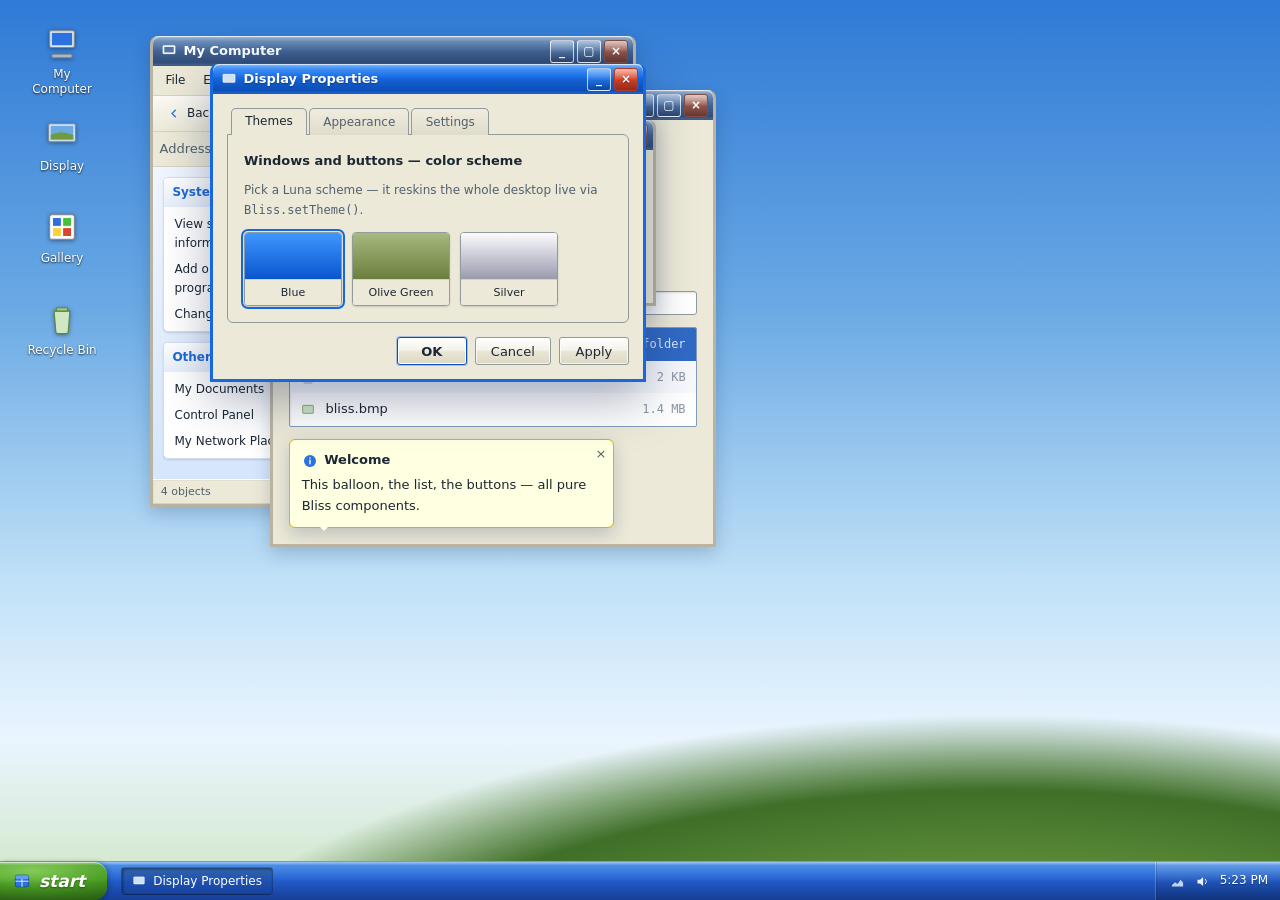
<file: bliss/bliss-example-desktop.html>
<!DOCTYPE html>
<html lang="en">
<head>
<meta charset="UTF-8">
<meta name="viewport" content="width=device-width, initial-scale=1.0">
<title>Desktop — built with Bliss</title>
<link rel="stylesheet" href="bliss.css">
<style>
  html, body { margin: 0; height: 100%; overflow: hidden; }
  .scheme-swatch { cursor: pointer; width: 96px; border: 1px solid var(--bl-edge-frame); border-radius: 4px; overflow: hidden; background: #fff; box-shadow: var(--bl-shadow-1); transition: transform var(--bl-dur-fast) var(--bl-ease-pop); }
  .scheme-swatch:hover { transform: translateY(-2px); }
  .scheme-swatch[aria-pressed="true"] { outline: 2px solid var(--bl-accent); outline-offset: 1px; }
  .scheme-swatch .pv { height: 46px; }
  .scheme-swatch .cap { font-size: 11px; text-align: center; padding: 4px; background: var(--bl-face); border-top: 1px solid var(--bl-line); }
  .explorer { display: grid; grid-template-columns: 170px 1fr; min-height: 220px; }
  @media (max-width: 560px) { .explorer { grid-template-columns: 1fr; } }
</style>
</head>
<body class="bl-root" data-bl-theme="blue">
  <div class="bl-desktop bl-bliss bl-on-bar" id="desk" data-bl-context="#deskmenu" style="height:100vh">

    <!-- desktop icons -->
    <div class="bl-icon" data-bl-open-window="#w-mycomp" tabindex="0" role="button" aria-label="My Computer" style="left:18px;top:18px">
      <div class="bl-icon__glyph"><svg viewBox="0 0 32 32" width="36" height="36"><rect x="5" y="5" width="22" height="15" rx="1.5" fill="#dfe7ef" stroke="#7d8a99"/><rect x="7" y="7" width="18" height="11" fill="#2a72e0"/><rect x="7" y="26" width="18" height="3" rx="1.5" fill="#aeb8c2" stroke="#7d8a99"/></svg></div>
      <div class="bl-icon__label">My Computer</div>
    </div>
    <div class="bl-icon" data-bl-open-window="#w-display" tabindex="0" role="button" aria-label="Display" style="left:18px;top:110px">
      <div class="bl-icon__glyph"><svg viewBox="0 0 32 32" width="36" height="36"><rect x="4" y="6" width="24" height="16" rx="1.5" fill="#cfe0f5" stroke="#7d8a99"/><rect x="6" y="8" width="20" height="12" fill="#6aa9e4"/><path d="M6 16 q8 -5 20 0 v4 H6 z" fill="#6d9c40"/></svg></div>
      <div class="bl-icon__label">Display</div>
    </div>
    <div class="bl-icon" data-bl-open-window="#w-gallery" tabindex="0" role="button" aria-label="Component Gallery" style="left:18px;top:202px">
      <div class="bl-icon__glyph"><svg viewBox="0 0 32 32" width="36" height="36"><rect x="5" y="5" width="22" height="22" rx="2" fill="#fff" stroke="#7d8a99"/><rect x="8" y="8" width="7" height="7" fill="#2a72e0"/><rect x="17" y="8" width="7" height="7" fill="#46c23a"/><rect x="8" y="17" width="7" height="7" fill="#ffd23a"/><rect x="17" y="17" width="7" height="7" fill="#d6452c"/></svg></div>
      <div class="bl-icon__label">Gallery</div>
    </div>
    <div class="bl-icon" data-bl-open-window="#w-recycle" tabindex="0" role="button" aria-label="Recycle Bin" style="left:18px;top:294px">
      <div class="bl-icon__glyph"><svg viewBox="0 0 32 32" width="36" height="36"><path d="M9 9h14l-1.5 18a2 2 0 0 1-2 2h-7a2 2 0 0 1-2-2z" fill="#cfe7c4" stroke="#5c8a3a"/><rect x="11" y="6" width="10" height="3" rx="1" fill="#9fc77f" stroke="#5c8a3a"/></svg></div>
      <div class="bl-icon__label">Recycle Bin</div>
    </div>

    <!-- ============ My Computer ============ -->
    <div class="bl-window" id="w-mycomp" hidden style="left:150px;top:36px;width:480px">
      <div class="bl-titlebar">
        <svg class="bl-titlebar__icon" viewBox="0 0 24 24"><rect x="3" y="4" width="18" height="12" rx="1" fill="#cfe0f5" stroke="#fff"/><rect x="5" y="6" width="14" height="8" fill="#2a72e0"/></svg>
        <span class="bl-titlebar__title">My Computer</span>
        <div class="bl-winbtns"><span class="bl-winbtn" data-bl-min>_</span><span class="bl-winbtn" data-bl-max>▢</span><span class="bl-winbtn bl-winbtn--close" data-bl-close>×</span></div>
      </div>
      <div class="bl-window__body">
        <div class="bl-menubar">
          <span class="bl-menubar__item" data-bl-menu="#mc-file">File</span>
          <span class="bl-menubar__item">Edit</span>
          <span class="bl-menubar__item">View</span>
          <span class="bl-menubar__item">Help</span>
        </div>
        <div class="bl-toolbar">
          <span class="bl-toolbar__btn"><svg viewBox="0 0 24 24"><path d="M14 6l-6 6 6 6" fill="none" stroke="#2a72e0" stroke-width="2"/></svg>Back</span>
          <span class="bl-toolbar__btn"><svg viewBox="0 0 24 24"><path d="M5 12h12M12 7l5 5-5 5" fill="none" stroke="#8a96a2" stroke-width="2"/></svg>Up</span>
          <span class="bl-toolbar__sep"></span>
          <span class="bl-toolbar__btn"><svg viewBox="0 0 24 24"><path d="M4 7h6l2 2h8v9H4z" fill="#ffe39a" stroke="#c99a2a"/></svg>Folders</span>
        </div>
        <div class="bl-addressbar"><span class="bl-text-dim">Address</span><div class="bl-search bl-grow"><svg viewBox="0 0 24 24"><rect x="3" y="5" width="18" height="11" rx="1" fill="#cfe0f5" stroke="#7d8a99"/></svg><input value="My Computer" readonly></div></div>
        <div class="explorer">
          <div class="bl-tasks">
            <div class="bl-tasks__group">
              <div class="bl-tasks__head">System Tasks <svg class="bl-chev" width="12" height="12" viewBox="0 0 12 12"><path d="M3 4l3 3 3-3" stroke="currentColor" stroke-width="1.6" fill="none"/></svg></div>
              <div class="bl-tasks__body"><a>View system information</a><a>Add or remove programs</a><a>Change a setting</a></div>
            </div>
            <div class="bl-tasks__group">
              <div class="bl-tasks__head">Other Places <svg class="bl-chev" width="12" height="12" viewBox="0 0 12 12"><path d="M3 4l3 3 3-3" stroke="currentColor" stroke-width="1.6" fill="none"/></svg></div>
              <div class="bl-tasks__body"><a>My Documents</a><a>Control Panel</a><a>My Network Places</a></div>
            </div>
          </div>
          <div style="padding:10px;background:#fff;overflow:auto">
            <table class="bl-grid">
              <thead><tr><th style="width:55%">Name</th><th>Type</th><th>Free</th></tr></thead>
              <tbody>
                <tr aria-selected="true"><td>Local Disk (C:)</td><td>Hard Disk</td><td>12.4 GB</td></tr>
                <tr><td>DVD-RW Drive (D:)</td><td>CD Drive</td><td>—</td></tr>
                <tr><td>My Documents</td><td>File Folder</td><td>—</td></tr>
                <tr><td>Shared Documents</td><td>File Folder</td><td>—</td></tr>
              </tbody>
            </table>
          </div>
        </div>
        <div class="bl-statusbar"><span class="bl-statusbar__panel bl-grow">4 objects</span><span class="bl-statusbar__panel">My Computer</span></div>
      </div>
    </div>

    <!-- ============ Display Properties ============ -->
    <div class="bl-window" id="w-display" hidden style="left:210px;top:64px;width:430px">
      <div class="bl-titlebar">
        <svg class="bl-titlebar__icon" viewBox="0 0 24 24"><rect x="3" y="5" width="18" height="12" rx="1" fill="#cfe0f5" stroke="#fff"/></svg>
        <span class="bl-titlebar__title">Display Properties</span>
        <div class="bl-winbtns"><span class="bl-winbtn" data-bl-min>_</span><span class="bl-winbtn bl-winbtn--close" data-bl-close>×</span></div>
      </div>
      <div class="bl-window__body" style="padding:14px">
        <div class="bl-tablist" role="tablist">
          <button class="bl-tab" role="tab" aria-selected="true" aria-controls="dp-themes">Themes</button>
          <button class="bl-tab" role="tab" aria-selected="false" aria-controls="dp-appearance">Appearance</button>
          <button class="bl-tab" role="tab" aria-selected="false" aria-controls="dp-settings">Settings</button>
        </div>
        <div class="bl-tabpanel" id="dp-themes" role="tabpanel">
          <p style="margin:0 0 10px;font-family:var(--bl-font-title);font-weight:700">Windows and buttons — color scheme</p>
          <p style="margin:0 0 12px;color:var(--bl-ink-dim);font-size:12px">Pick a Luna scheme — it reskins the whole desktop live via <code class="bl-mono">Bliss.setTheme()</code>.</p>
          <div style="display:flex;gap:10px;flex-wrap:wrap" id="schemeRow">
            <div class="scheme-swatch" data-scheme="blue" aria-pressed="true"><div class="pv" style="background:linear-gradient(180deg,#3f97ff,#0a55cf)"></div><div class="cap">Blue</div></div>
            <div class="scheme-swatch" data-scheme="olive" aria-pressed="false"><div class="pv" style="background:linear-gradient(180deg,#a7b97f,#6a7f3d)"></div><div class="cap">Olive Green</div></div>
            <div class="scheme-swatch" data-scheme="silver" aria-pressed="false"><div class="pv" style="background:linear-gradient(180deg,#fbfbfe,#9a9aae)"></div><div class="cap">Silver</div></div>
          </div>
        </div>
        <div class="bl-tabpanel" id="dp-appearance" role="tabpanel" hidden>
          <div class="bl-groupbox" style="margin-bottom:12px"><span class="bl-groupbox__legend">Effects</span>
            <div class="bl-stack">
              <div class="bl-check" role="checkbox" aria-checked="true"><span class="bl-check__box"><svg viewBox="0 0 24 24" fill="none" stroke="currentColor" stroke-width="3"><path d="M5 12l5 5L20 6"/></svg></span>Use the following transition effect</div>
              <div class="bl-check" role="checkbox" aria-checked="true"><span class="bl-check__box"><svg viewBox="0 0 24 24" fill="none" stroke="currentColor" stroke-width="3"><path d="M5 12l5 5L20 6"/></svg></span>Show shadows under menus</div>
              <div class="bl-switch" role="switch" aria-checked="false"><span class="bl-switch__track"><span class="bl-switch__knob"></span></span>ClearType smoothing</div>
            </div>
          </div>
          <div class="bl-row"><span class="bl-label" style="min-width:60px">Font</span><select class="bl-select"><option>Tahoma</option><option>Trebuchet MS</option><option>Verdana</option></select>
            <span class="bl-label">Size</span>
            <span class="bl-spin" data-bl-min="8" data-bl-max="24"><input class="bl-input" value="8" inputmode="numeric" aria-label="Font size"><span class="bl-spin__btns"><button class="bl-spin__up" aria-label="Increase">▲</button><button class="bl-spin__dn" aria-label="Decrease">▼</button></span></span>
          </div>
        </div>
        <div class="bl-tabpanel" id="dp-settings" role="tabpanel" hidden>
          <label class="bl-label" for="res">Screen resolution</label>
          <input id="res" class="bl-slider" type="range" min="0" max="100" value="60" style="margin:8px 0 16px">
          <div class="bl-groupbox" style="margin-bottom:14px"><span class="bl-groupbox__legend">Color quality</span>
            <div class="bl-row" role="radiogroup" aria-label="Color quality" style="gap:20px">
              <div class="bl-check" role="radio" aria-checked="true"><span class="bl-check__box bl-check__box--round"></span>Highest (32 bit)</div>
              <div class="bl-check" role="radio" aria-checked="false"><span class="bl-check__box bl-check__box--round"></span>Medium (16 bit)</div>
            </div>
          </div>
          <div class="bl-label" style="margin-bottom:6px">Applying settings…</div>
          <div class="bl-progress"><div class="bl-progress__fill" style="width:72%"></div></div>
        </div>
        <div style="display:flex;gap:8px;justify-content:flex-end;margin-top:14px">
          <button class="bl-btn bl-btn--default" data-bl-close>OK</button>
          <button class="bl-btn" data-bl-close>Cancel</button>
          <button class="bl-btn" id="applyBtn">Apply</button>
        </div>
      </div>
    </div>

    <!-- ============ Component Gallery ============ -->
    <div class="bl-window" id="w-gallery" hidden style="left:270px;top:90px;width:440px">
      <div class="bl-titlebar">
        <svg class="bl-titlebar__icon" viewBox="0 0 24 24"><rect x="4" y="4" width="16" height="16" rx="2" fill="#cfe0f5" stroke="#fff"/></svg>
        <span class="bl-titlebar__title">Component Gallery</span>
        <div class="bl-winbtns"><span class="bl-winbtn" data-bl-min>_</span><span class="bl-winbtn" data-bl-max>▢</span><span class="bl-winbtn bl-winbtn--close" data-bl-close>×</span></div>
      </div>
      <div class="bl-window__body" style="padding:16px;max-height:420px">
        <div class="bl-stack">
          <div class="bl-row" style="flex-wrap:wrap">
            <button class="bl-btn bl-btn--default">OK</button>
            <button class="bl-btn">Cancel</button>
            <button class="bl-btn bl-btn--cta">Start</button>
            <button class="bl-btn" disabled>Disabled</button>
            <button class="bl-btn" id="toastBtn">Show toast</button>
          </div>
          <div class="bl-row" style="flex-wrap:wrap">
            <span class="bl-badge bl-badge--ok"><span class="bl-badge__dot"></span>connected</span>
            <span class="bl-badge bl-badge--info"><span class="bl-badge__dot"></span>copying</span>
            <span class="bl-badge bl-badge--warn"><span class="bl-badge__dot"></span>updates</span>
            <span class="bl-badge bl-badge--danger"><span class="bl-badge__dot"></span>offline</span>
            <span class="bl-tooltip"><button class="bl-btn bl-btn--sm">Hover</button><span class="bl-tooltip__tip">XP-yellow tooltip</span></span>
          </div>
          <div class="bl-progress bl-progress--marquee"><div class="bl-progress__fill"></div></div>
          <div class="bl-listview" role="listbox" aria-label="Files">
            <div class="bl-listview__item" role="option" aria-selected="true"><svg viewBox="0 0 24 24"><path d="M4 7h6l2 2h8v9H4z" fill="#ffe39a" stroke="#c99a2a"/></svg><span>My Documents</span><span class="bl-listview__meta">folder</span></div>
            <div class="bl-listview__item" role="option" aria-selected="false"><svg viewBox="0 0 24 24"><rect x="6" y="3" width="12" height="18" rx="1" fill="#fff" stroke="#7d8a99"/></svg><span>readme.txt</span><span class="bl-listview__meta">2 KB</span></div>
            <div class="bl-listview__item" role="option" aria-selected="false"><svg viewBox="0 0 24 24"><rect x="4" y="5" width="16" height="12" rx="1" fill="#cfe7c4" stroke="#5c8a3a"/></svg><span>bliss.bmp</span><span class="bl-listview__meta">1.4 MB</span></div>
          </div>
          <div class="bl-balloon">
            <span class="bl-balloon__close" role="button" aria-label="Close">×</span>
            <div class="bl-balloon__title"><svg viewBox="0 0 24 24" width="16" height="16"><circle cx="12" cy="12" r="9" fill="#2a72e0"/><rect x="11" y="10" width="2" height="7" fill="#fff"/><rect x="11" y="6.5" width="2" height="2" fill="#fff"/></svg> Welcome</div>
            This balloon, the list, the buttons — all pure Bliss components.
          </div>
        </div>
      </div>
    </div>

    <!-- ============ Recycle Bin ============ -->
    <div class="bl-window" id="w-recycle" hidden style="left:330px;top:120px;width:320px">
      <div class="bl-titlebar">
        <svg class="bl-titlebar__icon" viewBox="0 0 24 24"><path d="M6 7h12l-1 13H7z" fill="#cfe7c4" stroke="#fff"/></svg>
        <span class="bl-titlebar__title">Recycle Bin</span>
        <div class="bl-winbtns"><span class="bl-winbtn" data-bl-min>_</span><span class="bl-winbtn bl-winbtn--close" data-bl-close>×</span></div>
      </div>
      <div class="bl-window__body" style="padding:34px 18px;text-align:center;color:var(--bl-ink-dim)">
        <svg viewBox="0 0 48 48" width="46" height="46" style="margin-bottom:8px"><path d="M12 14h24l-2 26a3 3 0 0 1-3 3H17a3 3 0 0 1-3-3z" fill="#dff0d2" stroke="#5c8a3a"/><rect x="16" y="9" width="16" height="5" rx="2" fill="#9fc77f" stroke="#5c8a3a"/></svg>
        <p style="margin:0">The Recycle Bin is empty.</p>
      </div>
    </div>

    <!-- ============ start menu ============ -->
    <div class="bl-startmenu" hidden>
      <div class="bl-startmenu__head"><span class="bl-startmenu__avatar"><svg viewBox="0 0 24 24" width="22" height="22"><circle cx="12" cy="9" r="4" fill="#fff"/><path d="M5 20c0-4 4-6 7-6s7 2 7 6" fill="#fff"/></svg></span>User</div>
      <div class="bl-startmenu__cols">
        <div class="bl-startmenu__left">
          <div class="bl-startmenu__item" data-bl-open-window="#w-gallery"><svg viewBox="0 0 24 24"><rect x="4" y="4" width="16" height="16" rx="2" fill="#2a72e0"/></svg><span><strong>Component Gallery</strong><small>kitchen sink</small></span></div>
          <div class="bl-startmenu__item" data-bl-open-window="#w-display"><svg viewBox="0 0 24 24"><rect x="3" y="4" width="18" height="12" rx="1" fill="#cfe0f5" stroke="#7d8a99"/><rect x="5" y="6" width="14" height="8" fill="#6aa9e4"/></svg><span><strong>Display Properties</strong><small>personalize</small></span></div>
          <div class="bl-startmenu__sep"></div>
          <div class="bl-startmenu__item"><svg viewBox="0 0 24 24"><circle cx="12" cy="12" r="9" fill="#3aa0e0"/></svg>Internet</div>
          <div class="bl-startmenu__item"><svg viewBox="0 0 24 24"><rect x="3" y="6" width="18" height="12" rx="1" fill="#ffe39a" stroke="#c99a2a"/></svg>E-mail</div>
        </div>
        <div class="bl-startmenu__right">
          <div class="bl-startmenu__item" data-bl-open-window="#w-mycomp"><svg viewBox="0 0 24 24"><rect x="3" y="5" width="18" height="11" rx="1" fill="#cfe0f5" stroke="#7d8a99"/><rect x="5" y="7" width="14" height="7" fill="#2a72e0"/></svg>My Computer</div>
          <div class="bl-startmenu__item"><svg viewBox="0 0 24 24"><path d="M4 7h6l2 2h8v9H4z" fill="#ffe39a" stroke="#c99a2a"/></svg>My Documents</div>
          <div class="bl-startmenu__sep"></div>
          <div class="bl-startmenu__item" data-bl-open-window="#w-display"><svg viewBox="0 0 24 24"><circle cx="12" cy="12" r="8" fill="#cfd6df" stroke="#7d8a99"/><circle cx="12" cy="12" r="3" fill="#7d8a99"/></svg>Control Panel</div>
          <div class="bl-startmenu__item" id="smHelp"><svg viewBox="0 0 24 24"><circle cx="12" cy="12" r="9" fill="#2a72e0"/><text x="12" y="17" text-anchor="middle" fill="#fff" font-size="13" font-weight="700">?</text></svg>Help and Support</div>
        </div>
      </div>
      <div class="bl-startmenu__foot">
        <button id="logOff"><svg viewBox="0 0 24 24" width="16" height="16"><path d="M14 4v6M9 6a8 8 0 1 0 6 0" stroke="#fff" stroke-width="2" fill="none"/></svg>Log Off</button>
        <button id="turnOff"><svg viewBox="0 0 24 24" width="16" height="16"><rect x="6" y="6" width="12" height="12" rx="2" fill="#d6452c"/><rect x="11" y="9" width="2" height="6" fill="#fff"/></svg>Turn Off Computer</button>
      </div>
    </div>

    <!-- ============ taskbar ============ -->
    <div class="bl-taskbar">
      <button class="bl-startbtn" aria-expanded="false" aria-haspopup="true">
        <svg viewBox="0 0 48 48"><rect x="8" y="10" width="32" height="28" rx="4" fill="#2a72e0" stroke="#16459e" stroke-width="2"/><rect x="8" y="10" width="32" height="9" rx="4" fill="#62a0ef"/><line x1="24" y1="19" x2="24" y2="38" stroke="#fff" stroke-width="2"/><line x1="8" y1="24.5" x2="40" y2="24.5" stroke="#fff" stroke-width="2"/></svg>
        start
      </button>
      <div class="bl-tasklist" data-bl-tasklist></div>
      <div class="bl-tray">
        <svg viewBox="0 0 24 24"><path d="M3 18l5-5 4 3 5-7 4 5v6H3z" fill="#cfe0f5"/></svg>
        <svg id="trayVol" viewBox="0 0 24 24" role="button" aria-label="Volume" style="cursor:pointer"><path d="M4 9v6h4l5 4V5L8 9H4z" fill="#fff"/><path d="M16 8a5 5 0 0 1 0 8" stroke="#fff" stroke-width="1.6" fill="none"/></svg>
        <span class="bl-tray__clock" data-bl-clock>12:00 PM</span>
      </div>
    </div>
  </div>

  <!-- menus referenced by data-bl-menu / data-bl-context -->
  <div class="bl-menu" id="mc-file" hidden>
    <div class="bl-menu__item" data-bl-open-window="#w-display">Open Control Panel</div>
    <div class="bl-menu__sep"></div>
    <div class="bl-menu__item" id="mcClose">Close</div>
  </div>
  <div class="bl-menu" id="deskmenu" hidden>
    <div class="bl-menu__item bl-menu__item--disabled">Arrange Icons By<span>›</span></div>
    <div class="bl-menu__item" id="ctxRefresh">Refresh</div>
    <div class="bl-menu__sep"></div>
    <div class="bl-menu__item bl-menu__item--disabled">Paste</div>
    <div class="bl-menu__sep"></div>
    <div class="bl-menu__item" id="ctxProps">Properties</div>
  </div>

  <script src="bliss.js"></script>
  <script>
    // open one window so the desktop looks alive (after bliss.js has wired the desktop on DOMContentLoaded)
    window.addEventListener('DOMContentLoaded', function () { Bliss.openWindow('#w-display'); });

    // scheme swatches → live re-theme the whole desktop
    var swatches = document.querySelectorAll('#schemeRow .scheme-swatch');
    swatches.forEach(function (s) {
      s.addEventListener('click', function () {
        var name = s.getAttribute('data-scheme');
        Bliss.setTheme(name, document.body);
        swatches.forEach(function (x) { x.setAttribute('aria-pressed', String(x === s)); });
        Bliss.toast({ title: 'Color scheme', body: name.charAt(0).toUpperCase() + name.slice(1) });
      });
    });

    // misc glue
    document.getElementById('applyBtn').addEventListener('click', function () { Bliss.toast('Settings applied'); });
    document.getElementById('toastBtn').addEventListener('click', function () { Bliss.toast({ title: 'Saved', body: 'Your file was saved to My Documents.' }); });
    document.getElementById('trayVol').addEventListener('click', function () { Bliss.toast('Volume'); });
    document.getElementById('turnOff').addEventListener('click', function () { Bliss.toast({ title: 'Turn Off', body: 'Stand By · Turn Off · Restart' }); });
    document.getElementById('logOff').addEventListener('click', function () { Bliss.toast('Logging off…'); });
    document.getElementById('smHelp').addEventListener('click', function () { Bliss.toast('Help and Support Center'); });
    document.getElementById('mcClose').addEventListener('click', function () { Bliss.closeWindow('#w-mycomp'); });
    document.getElementById('ctxProps').addEventListener('click', function () { Bliss.openWindow('#w-display'); });
    document.getElementById('ctxRefresh').addEventListener('click', function () {
      var d = document.getElementById('desk'); d.style.opacity = '0.55'; setTimeout(function () { d.style.opacity = '1'; }, 120);
    });
  </script>
</body>
</html>
</file>
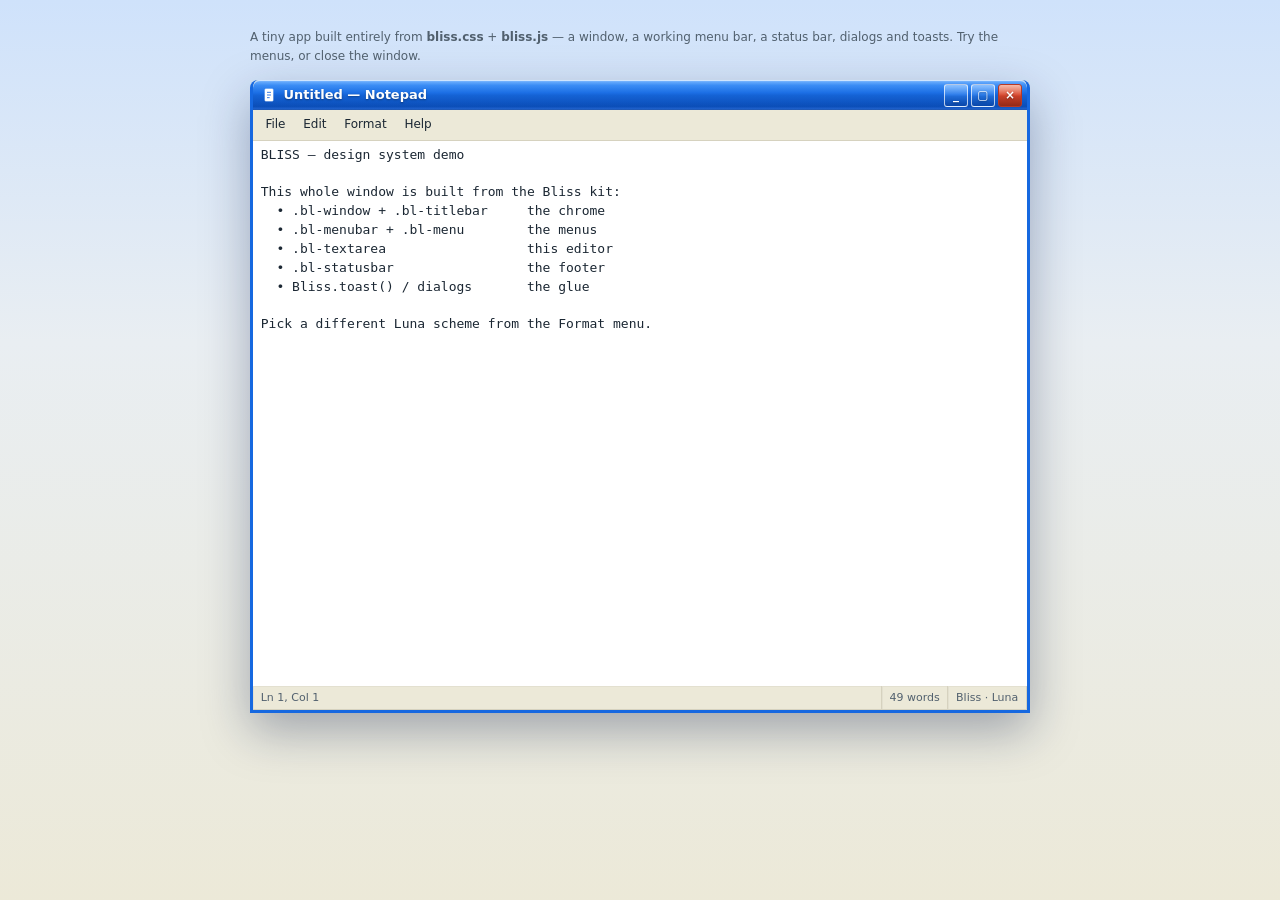
<file: bliss/bliss-example-notepad.html>
<!DOCTYPE html>
<html lang="en">
<head>
<meta charset="UTF-8">
<meta name="viewport" content="width=device-width, initial-scale=1.0">
<title>Notepad — built with Bliss</title>
<link rel="stylesheet" href="bliss.css">
<style>
  /* app-specific glue only — everything else comes from bliss.css */
  body { margin: 0; min-height: 100vh; }
  .app { max-width: 780px; margin: 0 auto; padding: 28px 16px; }
  .app__hint { font-size: 12px; color: var(--bl-ink-dim); margin: 0 0 14px; }
  .pad-win { height: 70vh; min-height: 420px; }
  #pad { flex: 1; border: 0; border-radius: 0; box-shadow: none; font-family: var(--bl-font-mono); font-size: 13px; resize: none; }
  #pad:focus-visible { outline: none; box-shadow: none; }
</style>
</head>
<body class="bl-root" data-bl-theme="blue">
  <div class="app">
    <p class="app__hint">A tiny app built entirely from <strong>bliss.css</strong> + <strong>bliss.js</strong> — a window, a working menu bar, a status bar, dialogs and toasts. Try the menus, or close the window.</p>

    <div class="bl-window pad-win">
      <div class="bl-titlebar">
        <svg class="bl-titlebar__icon" viewBox="0 0 24 24"><rect x="6" y="3" width="12" height="18" rx="1" fill="#fff" stroke="#fff"/><path d="M9 8h6M9 12h6M9 16h4" stroke="#2a72e0" stroke-width="1.4"/></svg>
        <span class="bl-titlebar__title" id="winTitle">Untitled — Notepad</span>
        <div class="bl-winbtns">
          <span class="bl-winbtn" id="btnMin" aria-label="Minimize">_</span>
          <span class="bl-winbtn" id="btnMax" aria-label="Maximize">▢</span>
          <span class="bl-winbtn bl-winbtn--close" id="btnClose" aria-label="Close">×</span>
        </div>
      </div>

      <div class="bl-menubar">
        <span class="bl-menubar__item" data-bl-menu="#m-file">File</span>
        <span class="bl-menubar__item" data-bl-menu="#m-edit">Edit</span>
        <span class="bl-menubar__item" data-bl-menu="#m-format">Format</span>
        <span class="bl-menubar__item" data-bl-menu="#m-help">Help</span>
      </div>

      <textarea id="pad" class="bl-textarea" spellcheck="false" placeholder="Type something…">BLISS — design system demo

This whole window is built from the Bliss kit:
  • .bl-window + .bl-titlebar     the chrome
  • .bl-menubar + .bl-menu        the menus
  • .bl-textarea                  this editor
  • .bl-statusbar                 the footer
  • Bliss.toast() / dialogs       the glue

Pick a different Luna scheme from the Format menu.</textarea>

      <div class="bl-statusbar">
        <span class="bl-statusbar__panel bl-grow" id="stPos">Ln 1, Col 1</span>
        <span class="bl-statusbar__panel" id="stWords">0 words</span>
        <span class="bl-statusbar__panel">Bliss · Luna</span>
      </div>
    </div>
  </div>

  <!-- dropdown menus (referenced by the menu bar) -->
  <div class="bl-menu" id="m-file" hidden>
    <div class="bl-menu__item" data-act="new">New<span class="bl-kbd">Ctrl+N</span></div>
    <div class="bl-menu__item" data-act="open">Open…<span class="bl-kbd">Ctrl+O</span></div>
    <div class="bl-menu__item" data-act="save">Save<span class="bl-kbd">Ctrl+S</span></div>
    <div class="bl-menu__sep"></div>
    <div class="bl-menu__item" data-act="exit">Exit</div>
  </div>
  <div class="bl-menu" id="m-edit" hidden>
    <div class="bl-menu__item" data-act="undo">Undo<span class="bl-kbd">Ctrl+Z</span></div>
    <div class="bl-menu__sep"></div>
    <div class="bl-menu__item" data-act="cut">Cut</div>
    <div class="bl-menu__item" data-act="copy">Copy</div>
    <div class="bl-menu__item" data-act="paste">Paste</div>
    <div class="bl-menu__sep"></div>
    <div class="bl-menu__item" data-act="selectall">Select All</div>
  </div>
  <div class="bl-menu" id="m-format" hidden>
    <div class="bl-menu__item" data-act="wrap" id="wrapItem">Word Wrap ✓</div>
    <div class="bl-menu__sep"></div>
    <div class="bl-menu__item" data-act="theme-blue">Scheme: Blue</div>
    <div class="bl-menu__item" data-act="theme-olive">Scheme: Olive Green</div>
    <div class="bl-menu__item" data-act="theme-silver">Scheme: Silver</div>
  </div>
  <div class="bl-menu" id="m-help" hidden>
    <div class="bl-menu__item" data-act="about">About Notepad</div>
  </div>

  <!-- About dialog -->
  <div class="bl-overlay" id="about">
    <div class="bl-dialog" style="width:380px">
      <div class="bl-titlebar"><svg class="bl-titlebar__icon" viewBox="0 0 24 24"><circle cx="12" cy="12" r="9" fill="#cfe0f5" stroke="#fff"/></svg><span class="bl-titlebar__title">About Notepad</span><div class="bl-winbtns"><span class="bl-winbtn bl-winbtn--close" data-bl-close>×</span></div></div>
      <div class="bl-dialog__body">
        <p style="font-family:var(--bl-font-title);font-weight:700;margin:0 0 6px">Notepad</p>
        <p style="margin:0 0 6px">A demo app built with the <strong>Bliss</strong> design system — a homage to the Windows XP "Luna" visual style.</p>
        <p style="margin:0;color:var(--bl-ink-dim)">Not affiliated with Microsoft.</p>
      </div>
      <div class="bl-dialog__footer"><button class="bl-btn bl-btn--default" data-bl-close>OK</button></div>
    </div>
  </div>

  <!-- Exit confirm dialog -->
  <div class="bl-overlay" id="confirmExit">
    <div class="bl-dialog" style="width:360px">
      <div class="bl-titlebar"><span class="bl-titlebar__title">Notepad</span><div class="bl-winbtns"><span class="bl-winbtn bl-winbtn--close" data-bl-close>×</span></div></div>
      <div class="bl-dialog__body">Do you want to save changes before exiting?</div>
      <div class="bl-dialog__footer">
        <button class="bl-btn bl-btn--default" id="exitSave">Save</button>
        <button class="bl-btn" id="exitDiscard">Don't Save</button>
        <button class="bl-btn" data-bl-close>Cancel</button>
      </div>
    </div>
  </div>

  <script src="bliss.js"></script>
  <script>
    var pad = document.getElementById('pad');
    var stPos = document.getElementById('stPos');
    var stWords = document.getElementById('stWords');

    function refresh() {
      var v = pad.value;
      var words = (v.trim().match(/\S+/g) || []).length;
      stWords.textContent = words + (words === 1 ? ' word' : ' words');
      var upto = v.slice(0, pad.selectionStart);
      var lines = upto.split('\n');
      stPos.textContent = 'Ln ' + lines.length + ', Col ' + (lines[lines.length - 1].length + 1);
    }
    pad.addEventListener('input', refresh);
    pad.addEventListener('keyup', refresh);
    pad.addEventListener('click', refresh);
    refresh();

    // menu actions (the kit auto-closes the menu after a click)
    document.querySelectorAll('.bl-menu__item[data-act]').forEach(function (item) {
      item.addEventListener('click', function () {
        var a = item.getAttribute('data-act');
        if (a === 'new') { pad.value = ''; refresh(); Bliss.toast('New document'); }
        else if (a === 'open') { Bliss.toast({ title: 'Open', body: 'No file system in a demo — but this is where the dialog would go.' }); }
        else if (a === 'save') { Bliss.toast({ title: 'Saved', body: 'Untitled.txt' }); }
        else if (a === 'exit') { Bliss.openDialog('#confirmExit'); }
        else if (a === 'selectall') { pad.focus(); pad.select(); }
        else if (a === 'cut' || a === 'copy' || a === 'paste' || a === 'undo') { try { document.execCommand(a); } catch (e) {} pad.focus(); }
        else if (a === 'wrap') { var on = pad.style.whiteSpace !== 'pre'; pad.style.whiteSpace = on ? 'pre' : 'pre-wrap'; document.getElementById('wrapItem').textContent = 'Word Wrap' + (on ? '' : ' ✓'); }
        else if (a.indexOf('theme-') === 0) { var t = a.slice(6); Bliss.setTheme(t, document.body); Bliss.toast('Scheme: ' + t.charAt(0).toUpperCase() + t.slice(1)); }
        else if (a === 'about') { Bliss.openDialog('#about'); }
      });
    });

    // window buttons (standalone window — wire to friendly demo behavior)
    document.getElementById('btnClose').addEventListener('click', function () { Bliss.openDialog('#confirmExit'); });
    document.getElementById('btnMin').addEventListener('click', function () { Bliss.toast('Minimize (no taskbar in this demo)'); });
    document.getElementById('btnMax').addEventListener('click', function () { document.querySelector('.pad-win').classList.toggle('is-max'); });
    document.getElementById('exitSave').addEventListener('click', function () { Bliss.closeDialog('#confirmExit'); Bliss.toast('Saved · goodbye'); });
    document.getElementById('exitDiscard').addEventListener('click', function () { Bliss.closeDialog('#confirmExit'); Bliss.toast('Closed without saving'); });

    // keyboard shortcuts
    document.addEventListener('keydown', function (e) {
      if (!(e.ctrlKey || e.metaKey)) return;
      var k = e.key.toLowerCase();
      if (k === 's') { e.preventDefault(); Bliss.toast({ title: 'Saved', body: 'Untitled.txt' }); }
      else if (k === 'n') { e.preventDefault(); pad.value = ''; refresh(); Bliss.toast('New document'); }
    });
  </script>
</body>
</html>
</file>
<file: bliss/bliss.css>
/* =====================================================================
   BLISS — a glossy, optimistic design system
   v1.0.0 · MIT · a respectful homage to the Windows XP "Luna" visual style (2001)

   USAGE
     <link rel="stylesheet" href="bliss.css">
     <!-- fonts: Bliss uses the real XP faces (Trebuchet MS / Tahoma), which
          ship on Windows. On other platforms it falls back to system-ui. -->

     Apply the surface to a region (or <body>):  <body class="bl-root"> … </body>
     Switch scheme:                              <body class="bl-root" data-bl-theme="olive">
     Use tokens anywhere:                         color: var(--bl-accent);
     Use components:                              <button class="bl-btn bl-btn--default">OK</button>

   BEHAVIOR (optional)
     <script src="bliss.js"></script>  — auto-wires tabs, toggles, spinners,
     sliders, menus, windows, the start menu, dialogs and toasts, and exposes
     a small `Bliss` API. Components work without it; it just makes them live.

   DESIGN
     Everything is namespaced: tokens are --bl-*, classes are .bl-*.
     The library applies NO global reset and styles NO bare element selectors,
     so it drops into an existing project without collisions. The three
     authentic Luna schemes — blue (default), olive, silver — are swapped by a
     single attribute and reskin every component at once.
   ===================================================================== */

/* ---------------------------------------------------------------------
   1 · TOKENS
   --------------------------------------------------------------------- */
:root {
  /* — color primitives — */
  --bl-blue-50:  #eaf3ff;
  --bl-blue-100: #cfe0fb;
  --bl-blue-200: #9fc0f4;
  --bl-blue-300: #6aa9e4;
  --bl-blue-400: #3f97ff;   /* gloss highlight */
  --bl-blue-500: #1668e0;   /* gloss body / default accent */
  --bl-blue-600: #0a55cf;
  --bl-blue-700: #0a4ec4;
  --bl-blue-800: #003db5;
  --bl-blue-900: #0a246a;

  --bl-olive-300: #a7b97f;
  --bl-olive-400: #94a868;
  --bl-olive-500: #7f9450;
  --bl-olive-600: #6a7f3d;
  --bl-olive-700: #566a2d;

  --bl-silver-100: #fbfbfe;
  --bl-silver-300: #e9e9f1;
  --bl-silver-400: #c3c3d2;
  --bl-silver-500: #9a9aae;
  --bl-silver-600: #7c7c90;

  --bl-green-300: #7ec850;   /* start orb highlight */
  --bl-green-500: #4ca325;   /* the green */
  --bl-green-600: #357d18;
  --bl-green-700: #2c6b10;

  /* — the warm Luna greys — */
  --bl-grey-0:  #ffffff;     /* content */
  --bl-grey-50: #fbfaf4;     /* panel */
  --bl-grey-100:#f6f4ec;     /* raised */
  --bl-grey-200:#ece9d8;     /* THE XP dialog / control face */
  --bl-grey-300:#dcd8c4;
  --bl-grey-400:#aca899;     /* bevel shadow */
  --bl-grey-500:#919b9c;     /* control outline */
  --bl-grey-700:#51606e;
  --bl-grey-900:#1b2733;

  /* — semantic surfaces / ink — */
  --bl-canvas:      #d8e7fb;
  --bl-white:       var(--bl-grey-0);
  --bl-face:        var(--bl-grey-200);
  --bl-face-raised: var(--bl-grey-100);
  --bl-face-panel:  var(--bl-grey-50);
  --bl-ink:         var(--bl-grey-900);
  --bl-ink-dim:     var(--bl-grey-700);
  --bl-ink-faint:   #8a96a2;

  /* — structural edges (the Luna bevel system) — */
  --bl-edge-light: #ffffff;          /* raised top-left highlight */
  --bl-edge-dark:  var(--bl-grey-400);
  --bl-edge-frame: var(--bl-grey-500);
  --bl-edge-sunk:  #7f9db9;          /* the authentic field border */
  --bl-line:       #d6d2bf;          /* warm hairline */

  /* — status — */
  --bl-ok:     #3ba33b;
  --bl-info:   #2a72e0;
  --bl-warn:   #e8920c;
  --bl-danger: #d23b2f;
  --bl-tip-bg: #ffffe1;              /* the iconic tooltip / balloon yellow */

  /* — THEME-DRIVEN chrome (default = blue; override per [data-bl-theme]) — */
  --bl-title-hi:  var(--bl-blue-400);
  --bl-title-mid: var(--bl-blue-500);
  --bl-title-low: var(--bl-blue-600);
  --bl-title-edge:var(--bl-blue-800);
  --bl-title-ink: #ffffff;
  --bl-bar-hi:    #3f8be8;
  --bl-bar-mid:   #245fd0;
  --bl-bar-low:   #1b50c2;
  --bl-bar-edge:  #143fae;
  --bl-accent:      var(--bl-blue-500);
  --bl-accent-rgb:  42, 114, 224;
  --bl-accent-deep: var(--bl-blue-700);
  --bl-accent-soft: #dbe8fb;
  --bl-sel:       #316ac5;
  --bl-sel-ink:   #ffffff;
  --bl-tasks-1:   #f0f6ff;
  --bl-tasks-2:   #d6e6fb;
  --bl-tasks-head:#1c6ad8;
  --bl-start-hi:  var(--bl-green-300);
  --bl-start-mid: var(--bl-green-500);
  --bl-start-low: var(--bl-green-600);
  --bl-start-edge:var(--bl-green-700);
  --bl-focus:     var(--bl-accent);

  /* — the signature gloss, as reusable gradient layers — */
  --bl-gloss-sheen: linear-gradient(180deg, rgba(255,255,255,0.4) 0%, rgba(255,255,255,0.04) 46%, rgba(0,0,0,0.06) 54%, rgba(0,0,0,0.18) 100%);
  --bl-gloss-title: linear-gradient(180deg, rgba(255,255,255,0.55) 0%, rgba(255,255,255,0.22) 6%, rgba(255,255,255,0.05) 18%, rgba(255,255,255,0) 42%, rgba(0,0,0,0.05) 52%, rgba(0,0,0,0.13) 88%, rgba(255,255,255,0.12) 100%);
  --bl-gloss-bar:   linear-gradient(180deg, rgba(255,255,255,0.5) 0%, rgba(255,255,255,0.08) 9%, rgba(255,255,255,0) 46%, rgba(0,0,0,0.06) 54%, rgba(0,0,0,0.22) 100%);

  /* — typography (the real XP faces) — */
  --bl-font-title: 'Trebuchet MS', 'Segoe UI', Tahoma, system-ui, sans-serif;
  --bl-font-ui:    'Tahoma', 'Segoe UI', Verdana, Geneva, system-ui, sans-serif;
  --bl-font-mono:  'Lucida Console', 'Consolas', ui-monospace, monospace;

  --bl-text-2xs: 0.6875rem;  /* 11 */
  --bl-text-xs:  0.75rem;    /* 12 */
  --bl-text-sm:  0.8125rem;  /* 13 — the working UI size */
  --bl-text-md:  0.9375rem;  /* 15 */
  --bl-text-lg:  1.125rem;   /* 18 */
  --bl-text-xl:  1.375rem;   /* 22 */
  --bl-text-2xl: 1.75rem;    /* 28 */
  --bl-text-3xl: 2.75rem;    /* 44 */
  --bl-text-display: clamp(4rem, 13vw, 9.375rem);

  --bl-weight-regular: 400;
  --bl-weight-bold: 700;
  --bl-leading-tight: 1.05;
  --bl-leading-normal: 1.6;

  /* — spacing (4px base) — */
  --bl-space-1: 0.25rem;
  --bl-space-2: 0.5rem;
  --bl-space-3: 0.75rem;
  --bl-space-4: 1rem;
  --bl-space-5: 1.5rem;
  --bl-space-6: 2rem;
  --bl-space-8: 3rem;
  --bl-space-10: 4rem;

  /* — radii (gently rounded, never pill-soft) — */
  --bl-radius-xs: 2px;
  --bl-radius-sm: 3px;
  --bl-radius-md: 5px;
  --bl-radius-lg: 8px;
  --bl-radius-xl: 12px;
  --bl-radius-pill: 999px;

  /* — elevation — */
  --bl-shadow-1: 0 1px 2px rgba(20,40,80,0.16);
  --bl-shadow-2: 0 6px 18px rgba(20,40,80,0.22);
  --bl-shadow-3: 0 18px 48px rgba(15,30,70,0.34);
  --bl-inset-sunk: inset 1px 1px 2px rgba(0,0,0,0.12);

  /* — motion — */
  --bl-ease:     cubic-bezier(0.25, 0.1, 0.25, 1);     /* gentle, friendly */
  --bl-ease-pop: cubic-bezier(0.2, 0.9, 0.3, 1.2);     /* a little candy bounce */
  --bl-dur-fast: 110ms;
  --bl-dur-base: 180ms;
  --bl-dur-slow: 220ms;

  /* — z-index — */
  --bl-z-base: 1;
  --bl-z-raised: 10;
  --bl-z-window: 100;
  --bl-z-taskbar: 500;
  --bl-z-menu: 1000;
  --bl-z-overlay: 2000;
  --bl-z-toast: 8000;

  /* — layout — */
  --bl-container: 1120px;
}

/* — scheme: Olive Green — */
[data-bl-theme="olive"] {
  --bl-title-hi:#a7b97f; --bl-title-mid:#7f9450; --bl-title-low:#6a7f3d; --bl-title-edge:#566a2d; --bl-title-ink:#fff;
  --bl-bar-hi:#94a868; --bl-bar-mid:#73894a; --bl-bar-low:#61763c; --bl-bar-edge:#4d5f2d;
  --bl-accent:#6f8a3e; --bl-accent-rgb:111,138,62; --bl-accent-deep:#4d662a; --bl-accent-soft:#eaefd9;
  --bl-sel:#8da75a; --bl-sel-ink:#fff;
  --bl-tasks-1:#f6f7ec; --bl-tasks-2:#e3e8cd; --bl-tasks-head:#6f8a3e;
  --bl-focus:#6f8a3e;
}

/* — scheme: Silver — */
[data-bl-theme="silver"] {
  --bl-title-hi:#fbfbfe; --bl-title-mid:#c3c3d2; --bl-title-low:#9a9aae; --bl-title-edge:#7c7c90; --bl-title-ink:#33333f;
  --bl-bar-hi:#e9e9f1; --bl-bar-mid:#c0c0cf; --bl-bar-low:#a6a6b8; --bl-bar-edge:#8888a0;
  --bl-accent:#6675a0; --bl-accent-rgb:102,117,160; --bl-accent-deep:#4a5680; --bl-accent-soft:#e7e9f2;
  --bl-sel:#7a8ba8; --bl-sel-ink:#fff;
  --bl-tasks-1:#f7f7fb; --bl-tasks-2:#e2e2ec; --bl-tasks-head:#6a7596;
  --bl-focus:#6675a0;
}

/* — scheme: Blue (explicit, so a subtree can force it back) — */
[data-bl-theme="blue"] {
  --bl-title-hi:var(--bl-blue-400); --bl-title-mid:var(--bl-blue-500); --bl-title-low:var(--bl-blue-600); --bl-title-edge:var(--bl-blue-800); --bl-title-ink:#fff;
  --bl-bar-hi:#3f8be8; --bl-bar-mid:#245fd0; --bl-bar-low:#1b50c2; --bl-bar-edge:#143fae;
  --bl-accent:var(--bl-blue-500); --bl-accent-rgb:42,114,224; --bl-accent-deep:var(--bl-blue-700); --bl-accent-soft:#dbe8fb;
  --bl-sel:#316ac5; --bl-sel-ink:#fff;
  --bl-tasks-1:#f0f6ff; --bl-tasks-2:#d6e6fb; --bl-tasks-head:#1c6ad8;
  --bl-focus:var(--bl-blue-500);
}

/* ---------------------------------------------------------------------
   2 · ROOT / SURFACE (opt-in)
   --------------------------------------------------------------------- */
.bl-root {
  background: linear-gradient(180deg, #cfe2fb 0%, #e9eef2 38%, var(--bl-face) 100%);
  color: var(--bl-ink);
  font-family: var(--bl-font-ui);
  font-size: var(--bl-text-md);
  line-height: var(--bl-leading-normal);
  -webkit-font-smoothing: antialiased;
}
.bl-root ::selection { background: var(--bl-sel); color: var(--bl-sel-ink); }

/* chunky XP scrollbars within a Bliss surface (WebKit/Blink) */
.bl-root ::-webkit-scrollbar,
.bl-window__body::-webkit-scrollbar { width: 16px; height: 16px; }
.bl-root ::-webkit-scrollbar-track,
.bl-window__body::-webkit-scrollbar-track { background: #f1efe6; box-shadow: inset 1px 0 0 var(--bl-line); }
.bl-root ::-webkit-scrollbar-thumb,
.bl-window__body::-webkit-scrollbar-thumb { background: linear-gradient(90deg, #fff, var(--bl-grey-300)); border: 1px solid var(--bl-edge-frame); border-radius: 2px; }
.bl-root ::-webkit-scrollbar-thumb:hover { background: linear-gradient(90deg, #fff, var(--bl-accent-soft)); }

/* ---------------------------------------------------------------------
   3 · FOCUS — the authentic dotted XP focus rectangle
   --------------------------------------------------------------------- */
.bl-root :focus { outline: none; }
.bl-root :focus-visible,
.bl-btn:focus-visible,
.bl-input:focus-visible,
.bl-check:focus-visible,
.bl-switch:focus-visible,
.bl-tab:focus-visible,
.bl-listview__item:focus-visible {
  outline: 1px dotted var(--bl-ink);
  outline-offset: 2px;
}
/* on colored chrome, the dotted ring goes light */
.bl-on-bar :focus-visible { outline-color: #fff; }

/* ---------------------------------------------------------------------
   4 · TYPOGRAPHY HELPERS
   --------------------------------------------------------------------- */
.bl-display { font-family: var(--bl-font-title); font-weight: var(--bl-weight-bold); font-size: var(--bl-text-display); line-height: 0.92; letter-spacing: -0.02em; }
.bl-h1 { font-family: var(--bl-font-title); font-weight: var(--bl-weight-bold); font-size: var(--bl-text-3xl); line-height: var(--bl-leading-tight); }
.bl-h2 { font-family: var(--bl-font-title); font-weight: var(--bl-weight-bold); font-size: var(--bl-text-2xl); line-height: 1.1; }
.bl-h3 { font-family: var(--bl-font-title); font-weight: var(--bl-weight-bold); font-size: var(--bl-text-lg); }
.bl-body { font-size: var(--bl-text-md); color: var(--bl-ink-dim); }
.bl-small { font-size: var(--bl-text-sm); color: var(--bl-ink-dim); }
.bl-mono { font-family: var(--bl-font-mono); }
.bl-text-dim { color: var(--bl-ink-dim); }
.bl-eyebrow { font-family: var(--bl-font-mono); font-size: var(--bl-text-2xs); font-weight: 500; letter-spacing: 0.22em; text-transform: uppercase; color: var(--bl-accent); }
.bl-link { color: var(--bl-accent); text-decoration: none; cursor: pointer; }
.bl-link:hover { text-decoration: underline; }
.bl-kbd { font-family: var(--bl-font-mono); font-size: var(--bl-text-xs); padding: 1px 5px; border: 1px solid var(--bl-edge-frame); border-radius: 3px; background: linear-gradient(180deg, #fff, var(--bl-face)); box-shadow: 0 1px 0 var(--bl-edge-dark); }
.bl-divider { height: 1px; background: var(--bl-line); border: 0; margin: var(--bl-space-3) 0; }

/* ---------------------------------------------------------------------
   5 · SURFACES — panel, card
   --------------------------------------------------------------------- */
.bl-panel { background: var(--bl-white); border: 1px solid var(--bl-line); border-radius: var(--bl-radius-lg); box-shadow: var(--bl-shadow-1); }
.bl-card { background: var(--bl-white); border: 1px solid var(--bl-line); border-radius: var(--bl-radius-lg); box-shadow: var(--bl-shadow-1); overflow: hidden; }
.bl-card__head { padding: var(--bl-space-3) var(--bl-space-4); border-bottom: 1px solid var(--bl-line); background: linear-gradient(180deg, var(--bl-face-panel), var(--bl-face)); font-family: var(--bl-font-title); font-weight: var(--bl-weight-bold); font-size: var(--bl-text-sm); }
.bl-card__body { padding: var(--bl-space-4); font-size: var(--bl-text-sm); color: var(--bl-ink); }

/* the glossy hero/banner surface (constant Bliss sky + hill) */
.bl-bliss {
  background:
    radial-gradient(120% 70% at 78% 120%, #95bd5e 0%, #6d9c40 26%, #3f6f28 46%, transparent 58%),
    linear-gradient(180deg, #2f7ad6 0%, #6aa9e4 34%, #bfe0f7 64%, #eaf5ff 82%, #cfe6c4 100%);
}

/* ---------------------------------------------------------------------
   6 · BUTTON — the classic raised Luna 3D face
   --------------------------------------------------------------------- */
.bl-btn {
  display: inline-flex; align-items: center; justify-content: center; gap: 0.5em;
  font-family: var(--bl-font-ui); font-size: var(--bl-text-sm); line-height: 1; color: var(--bl-ink);
  padding: 0.5em 1.15em; min-width: 5.4em; border: 1px solid var(--bl-edge-frame); border-radius: var(--bl-radius-sm);
  background: linear-gradient(180deg, #ffffff 0%, #f4f2e8 46%, #e8e5d4 54%, #dcd8c4 100%);
  box-shadow: inset 0 0 0 1px rgba(255,255,255,0.7);
  cursor: pointer; user-select: none; white-space: nowrap;
  transition: border-color var(--bl-dur-fast) var(--bl-ease), box-shadow var(--bl-dur-fast) var(--bl-ease), background var(--bl-dur-fast) var(--bl-ease);
}
.bl-btn:hover { border-color: var(--bl-accent); box-shadow: inset 0 0 0 1px #fff, 0 0 6px 1px rgba(var(--bl-accent-rgb), 0.45); }
.bl-btn:active { background: linear-gradient(180deg, #d9d5c3, #e8e5d4 60%, #f2f0e6); box-shadow: var(--bl-inset-sunk); }
.bl-btn[disabled], .bl-btn:disabled { color: var(--bl-ink-faint); cursor: not-allowed; border-color: #c8c4b4; box-shadow: none; background: linear-gradient(180deg, #f1efe6, #e9e6d7); text-shadow: 1px 1px 0 #fff; }
.bl-btn svg { width: 1.15em; height: 1.15em; flex: 0 0 auto; }
.bl-btn--default { border-color: var(--bl-accent-deep); box-shadow: inset 0 0 0 1px #fff, 0 0 0 1px rgba(var(--bl-accent-rgb), 0.35); font-weight: var(--bl-weight-bold); }
.bl-btn--cta { color: #fff; border-color: var(--bl-start-edge); font-weight: var(--bl-weight-bold); text-shadow: 0 1px 1px rgba(0,0,0,0.35); background: var(--bl-gloss-sheen), linear-gradient(180deg, var(--bl-start-hi), var(--bl-start-mid) 50%, var(--bl-start-low)); }
.bl-btn--cta:hover { box-shadow: inset 0 0 0 1px rgba(255,255,255,0.6), 0 0 8px 1px rgba(76,163,37,0.6); border-color: var(--bl-start-edge); }
.bl-btn--ghost { background: transparent; border-color: transparent; box-shadow: none; }
.bl-btn--ghost:hover { background: rgba(0,0,0,0.05); border-color: var(--bl-edge-frame); box-shadow: none; }
.bl-btn--link { background: none; border: 0; min-width: 0; padding: 0; color: var(--bl-accent); text-decoration: underline; box-shadow: none; }
.bl-btn--icon { min-width: 0; padding: 0.5em; }
.bl-btn--sm { font-size: var(--bl-text-xs); padding: 0.35em 0.8em; min-width: 0; }
.bl-btn--lg { font-size: var(--bl-text-md); padding: 0.6em 1.5em; }
.bl-btn--block { display: flex; width: 100%; }

/* ---------------------------------------------------------------------
   7 · FORM FIELDS — sunken, square-cornered Luna inputs
   --------------------------------------------------------------------- */
.bl-field { display: flex; flex-direction: column; gap: 0.35em; }
.bl-label { font-size: var(--bl-text-xs); color: var(--bl-ink-dim); }
.bl-input, .bl-select, .bl-textarea {
  font-family: var(--bl-font-ui); font-size: var(--bl-text-sm); color: var(--bl-ink); background: #fff;
  border: 1px solid var(--bl-edge-sunk); border-radius: var(--bl-radius-xs); padding: 0.4em 0.6em;
  box-shadow: var(--bl-inset-sunk);
  transition: border-color var(--bl-dur-fast) var(--bl-ease), box-shadow var(--bl-dur-fast) var(--bl-ease);
}
.bl-input::placeholder { color: var(--bl-ink-faint); }
.bl-textarea { resize: vertical; min-height: 4em; line-height: 1.45; }
.bl-input:focus-visible, .bl-select:focus-visible, .bl-textarea:focus-visible { outline: none; border-color: var(--bl-accent); box-shadow: var(--bl-inset-sunk), 0 0 0 2px var(--bl-accent-soft); }
.bl-input:disabled, .bl-select:disabled, .bl-textarea:disabled { background: var(--bl-face); color: var(--bl-ink-faint); }
.bl-select {
  appearance: none; padding-right: 1.8em;
  background-image: linear-gradient(45deg, transparent 50%, var(--bl-ink-dim) 50%), linear-gradient(135deg, var(--bl-ink-dim) 50%, transparent 50%);
  background-position: calc(100% - 14px) 52%, calc(100% - 9px) 52%; background-size: 5px 5px; background-repeat: no-repeat;
}
.bl-help { font-size: var(--bl-text-xs); color: var(--bl-ink-faint); }
.bl-help--error { color: var(--bl-danger); }

/* search field */
.bl-search { display: inline-flex; align-items: center; gap: 0.4em; background: #fff; border: 1px solid var(--bl-edge-sunk); border-radius: var(--bl-radius-xs); padding: 0 0.5em; box-shadow: var(--bl-inset-sunk); }
.bl-search svg { width: 14px; height: 14px; color: var(--bl-ink-faint); flex: 0 0 auto; }
.bl-search input { border: 0; outline: none; background: none; font-family: var(--bl-font-ui); font-size: var(--bl-text-sm); padding: 0.4em 0; flex: 1; min-width: 0; }

/* numeric spinner (up-down) */
.bl-spin { display: inline-flex; align-items: stretch; }
.bl-spin .bl-input { width: 4em; border-right: 0; border-radius: 2px 0 0 2px; text-align: right; }
.bl-spin__btns { display: flex; flex-direction: column; }
.bl-spin__btns button { width: 17px; flex: 1; border: 1px solid var(--bl-edge-frame); background: linear-gradient(180deg, #fff, var(--bl-grey-300)); font-size: 6px; line-height: 1; cursor: pointer; color: var(--bl-ink); padding: 0; }
.bl-spin__up { border-radius: 0 2px 0 0; border-bottom: 0; }
.bl-spin__dn { border-radius: 0 0 2px 0; }
.bl-spin__btns button:active { background: #cfcaba; }

/* ---------------------------------------------------------------------
   8 · CHECKBOX / RADIO / SWITCH  (use role=checkbox|radio|switch + bliss.js)
   --------------------------------------------------------------------- */
.bl-check { display: inline-flex; align-items: center; gap: 0.5em; cursor: pointer; font-size: var(--bl-text-sm); color: var(--bl-ink); }
.bl-check__box { width: 16px; height: 16px; border: 1px solid var(--bl-edge-sunk); background: #fff; border-radius: 2px; display: grid; place-items: center; box-shadow: var(--bl-inset-sunk); flex: 0 0 auto; }
.bl-check__box--round { border-radius: 50%; }
.bl-check svg { width: 12px; height: 12px; color: var(--bl-accent); opacity: 0; transform: scale(0.5); transition: all var(--bl-dur-fast) var(--bl-ease-pop); }
.bl-check[aria-checked="true"] .bl-check__box { border-color: var(--bl-accent); }
.bl-check[aria-checked="true"] svg { opacity: 1; transform: none; }
.bl-check[aria-checked="true"] .bl-check__box--round { box-shadow: var(--bl-inset-sunk), inset 0 0 0 3px #fff, inset 0 0 0 4px var(--bl-accent); }
.bl-check[aria-checked="true"] .bl-check__box--round svg { display: none; }

.bl-switch { display: inline-flex; align-items: center; gap: 0.6em; cursor: pointer; font-size: var(--bl-text-sm); color: var(--bl-ink); }
.bl-switch__track { width: 42px; height: 20px; border-radius: var(--bl-radius-pill); background: #fff; border: 1px solid var(--bl-edge-sunk); box-shadow: var(--bl-inset-sunk); position: relative; transition: background var(--bl-dur-base) var(--bl-ease); flex: 0 0 auto; }
.bl-switch__knob { position: absolute; top: 1px; left: 1px; width: 16px; height: 16px; border-radius: 50%; border: 1px solid var(--bl-edge-frame); background: linear-gradient(180deg, #fff, var(--bl-grey-300)); transition: transform var(--bl-dur-base) var(--bl-ease-pop); }
.bl-switch[aria-checked="true"] .bl-switch__track { background: var(--bl-accent); border-color: var(--bl-accent-deep); }
.bl-switch[aria-checked="true"] .bl-switch__knob { transform: translateX(22px); }

/* ---------------------------------------------------------------------
   9 · SLIDER (trackbar) — add class on <input type=range>; bliss.js paints fill
   --------------------------------------------------------------------- */
.bl-slider { -webkit-appearance: none; appearance: none; width: 100%; height: 4px; border-radius: 2px; background: linear-gradient(90deg, var(--bl-accent) var(--bl-pct, 50%), #cfcaba var(--bl-pct, 50%)); box-shadow: inset 0 1px 1px rgba(0,0,0,0.2); outline: none; }
.bl-slider::-webkit-slider-thumb { -webkit-appearance: none; width: 12px; height: 22px; border-radius: 2px; border: 1px solid var(--bl-edge-frame); cursor: pointer; background: linear-gradient(180deg, #fff, #e6e3d3 55%, #d6d2bf); box-shadow: inset 0 0 0 1px #fff; }
.bl-slider::-moz-range-thumb { width: 12px; height: 22px; border-radius: 2px; border: 1px solid var(--bl-edge-frame); cursor: pointer; background: linear-gradient(180deg, #fff, #d6d2bf); }

/* ---------------------------------------------------------------------
   10 · TABS (property sheet) — [role=tablist] + .bl-tab + .bl-tabpanel
   --------------------------------------------------------------------- */
.bl-tablist { display: flex; gap: 2px; padding-left: 4px; position: relative; z-index: 2; }
.bl-tab { border: 1px solid var(--bl-edge-frame); border-bottom: 0; border-radius: 5px 5px 0 0; padding: 0.4em 1.1em; font-family: var(--bl-font-ui); font-size: var(--bl-text-xs); color: var(--bl-ink-dim); background: linear-gradient(180deg, #f0eddf, #e0dccb); margin-bottom: -1px; cursor: pointer; }
.bl-tab[aria-selected="true"] { color: var(--bl-ink); background: var(--bl-face); padding-bottom: calc(0.4em + 2px); position: relative; z-index: 3; }
.bl-tabpanel { border: 1px solid var(--bl-edge-frame); border-radius: 0 6px 6px 6px; background: var(--bl-face); padding: var(--bl-space-4); font-size: var(--bl-text-sm); }
.bl-tabpanel[hidden] { display: none; }

/* group box (labelled fieldset) */
.bl-groupbox { border: 1px solid var(--bl-line); border-radius: 5px; padding: var(--bl-space-4) var(--bl-space-3) var(--bl-space-3); position: relative; background: var(--bl-face-panel); }
.bl-groupbox__legend { position: absolute; top: -0.62em; left: 0.8em; background: var(--bl-white); padding: 0 0.4em; font-family: var(--bl-font-title); font-weight: var(--bl-weight-bold); font-size: var(--bl-text-xs); }

/* ---------------------------------------------------------------------
   11 · LIST VIEW / TREE / DATA GRID
   --------------------------------------------------------------------- */
.bl-listview { border: 1px solid var(--bl-edge-sunk); border-radius: 2px; overflow: hidden; background: #fff; box-shadow: inset 1px 1px 2px rgba(0,0,0,0.08); }
.bl-listview__item { display: flex; align-items: center; gap: 0.7em; padding: 0.45em 0.8em; cursor: pointer; font-size: var(--bl-text-sm); }
.bl-listview__item:nth-child(even) { background: #f6f8fc; }
.bl-listview__item:hover { background: var(--bl-accent-soft); }
.bl-listview__item[aria-selected="true"] { background: var(--bl-sel); color: var(--bl-sel-ink); }
.bl-listview__item svg { width: 16px; height: 16px; flex: 0 0 auto; }
.bl-listview__meta { margin-left: auto; font-family: var(--bl-font-mono); font-size: var(--bl-text-xs); color: var(--bl-ink-faint); }
.bl-listview__item[aria-selected="true"] .bl-listview__meta { color: rgba(255,255,255,0.85); }

.bl-tree { font-size: var(--bl-text-sm); padding: 4px; background: #fff; border: 1px solid var(--bl-edge-sunk); border-radius: 2px; box-shadow: inset 1px 1px 2px rgba(0,0,0,0.08); }
.bl-tree__item { display: flex; align-items: center; gap: 0.35em; padding: 0.2em 0.3em; cursor: pointer; border-radius: 2px; }
.bl-tree__item:hover { background: var(--bl-accent-soft); }
.bl-tree__item[aria-selected="true"] { background: var(--bl-sel); color: var(--bl-sel-ink); }
.bl-tree__toggle { width: 1em; text-align: center; cursor: pointer; color: var(--bl-ink-dim); }
.bl-tree__group { margin-left: 1em; border-left: 1px dotted var(--bl-edge-frame); padding-left: 0.4em; }
.bl-tree__group[hidden] { display: none; }

.bl-grid { width: 100%; border-collapse: collapse; font-size: var(--bl-text-sm); background: #fff; border: 1px solid var(--bl-edge-sunk); }
.bl-grid th { text-align: left; font-weight: var(--bl-weight-regular); padding: 0.4em 0.7em; border: 1px solid var(--bl-line); border-top: 0; background: linear-gradient(180deg, #fff, var(--bl-face)); white-space: nowrap; }
.bl-grid td { padding: 0.35em 0.7em; border-bottom: 1px solid #eee; }
.bl-grid tbody tr:hover { background: var(--bl-accent-soft); }
.bl-grid tbody tr[aria-selected="true"] { background: var(--bl-sel); color: var(--bl-sel-ink); }

/* common-tasks pane (the blue watermark sidebar) */
.bl-tasks { background: linear-gradient(180deg, var(--bl-tasks-1), var(--bl-tasks-2)); padding: 10px; }
.bl-tasks__group { background: #fff; border: 1px solid #d3e0f2; border-radius: var(--bl-radius-md); margin-bottom: 10px; overflow: hidden; box-shadow: var(--bl-shadow-1); }
.bl-tasks__head { display: flex; align-items: center; justify-content: space-between; gap: 0.5em; padding: 0.4em 0.7em; cursor: pointer; font-family: var(--bl-font-title); font-weight: var(--bl-weight-bold); font-size: var(--bl-text-xs); color: var(--bl-tasks-head); background: linear-gradient(180deg, #fff, #e6eefb); }
.bl-tasks__head .bl-chev { transition: transform var(--bl-dur-slow) var(--bl-ease); }
.bl-tasks__group.is-collapsed .bl-chev { transform: rotate(-90deg); }
.bl-tasks__body { padding: 0.5em 0.7em; display: flex; flex-direction: column; gap: 0.45em; }
.bl-tasks__group.is-collapsed .bl-tasks__body { display: none; }
.bl-tasks__body a { display: flex; align-items: center; gap: 0.5em; font-size: var(--bl-text-xs); color: var(--bl-ink); cursor: pointer; }
.bl-tasks__body a:hover { color: var(--bl-accent); text-decoration: underline; }

/* ---------------------------------------------------------------------
   12 · BADGES / TAGS / TOOLTIP / BALLOON
   --------------------------------------------------------------------- */
.bl-badge { display: inline-flex; align-items: center; gap: 0.4em; font-size: var(--bl-text-xs); padding: 0.25em 0.7em; border-radius: var(--bl-radius-pill); border: 1px solid var(--bl-edge-frame); background: #fff; color: var(--bl-ink-dim); }
.bl-badge__dot { width: 8px; height: 8px; border-radius: 50%; background: currentColor; }
.bl-badge--ok { color: var(--bl-ok); border-color: rgba(59,163,59,0.5); }
.bl-badge--info { color: var(--bl-info); border-color: rgba(42,114,224,0.5); }
.bl-badge--warn { color: var(--bl-warn); border-color: rgba(232,146,12,0.5); }
.bl-badge--danger { color: var(--bl-danger); border-color: rgba(210,59,47,0.5); }
.bl-tag { display: inline-flex; align-items: center; gap: 0.3em; font-family: var(--bl-font-mono); font-size: var(--bl-text-2xs); padding: 0.2em 0.5em; border-radius: var(--bl-radius-xs); background: var(--bl-accent-soft); color: var(--bl-accent-deep); }

.bl-tooltip { position: relative; display: inline-block; }
.bl-tooltip__tip { position: absolute; top: calc(100% + 6px); left: 0; background: var(--bl-tip-bg); border: 1px solid #000; color: #000; font-size: var(--bl-text-xs); padding: 0.25em 0.5em; border-radius: 2px; white-space: nowrap; opacity: 0; pointer-events: none; box-shadow: var(--bl-shadow-1); transition: opacity var(--bl-dur-fast) var(--bl-ease); z-index: var(--bl-z-menu); }
.bl-tooltip:hover .bl-tooltip__tip, .bl-tooltip:focus-within .bl-tooltip__tip { opacity: 1; }

.bl-balloon { position: relative; max-width: 300px; background: var(--bl-tip-bg); border: 1px solid #d9b400; border-radius: 6px; padding: 0.8em 0.9em; box-shadow: var(--bl-shadow-2); font-size: var(--bl-text-sm); }
.bl-balloon::before { content: ""; position: absolute; bottom: -10px; left: 28px; border: 6px solid transparent; border-top-color: var(--bl-tip-bg); }
.bl-balloon__title { display: flex; align-items: center; gap: 0.5em; font-weight: var(--bl-weight-bold); margin-bottom: 0.3em; }
.bl-balloon__close { position: absolute; top: 4px; right: 7px; cursor: pointer; color: var(--bl-ink-dim); }

/* ---------------------------------------------------------------------
   13 · PROGRESS — the marching-green blocks
   --------------------------------------------------------------------- */
.bl-progress { height: 18px; border: 1px solid var(--bl-edge-frame); border-radius: 3px; background: #fff; box-shadow: var(--bl-inset-sunk); padding: 2px; overflow: hidden; }
.bl-progress__fill { height: 100%; width: 50%; border-radius: 2px; background: repeating-linear-gradient(90deg, #46c23a 0 9px, transparent 9px 12px), linear-gradient(180deg, #6fe05e, #2f9c22); transition: width var(--bl-dur-base) var(--bl-ease); }
.bl-progress--marquee { padding: 2px; }
.bl-progress--marquee .bl-progress__fill { width: 38%; animation: bl-marquee 1.4s linear infinite; }
@keyframes bl-marquee { from { transform: translateX(-110%); } to { transform: translateX(320%); } }

/* ---------------------------------------------------------------------
   14 · WINDOW CHROME — title bar (active/inactive), window buttons
   --------------------------------------------------------------------- */
.bl-window { background: var(--bl-face); border: 3px solid var(--bl-title-mid); border-top: 0; border-radius: var(--bl-radius-lg) var(--bl-radius-lg) 0 0; box-shadow: var(--bl-shadow-3); display: flex; flex-direction: column; transition: border-color var(--bl-dur-base) var(--bl-ease), box-shadow var(--bl-dur-base) var(--bl-ease); }
.bl-window.is-inactive { border-color: #b9b3a2; box-shadow: var(--bl-shadow-2); }
.bl-window.is-min { display: none; }
.bl-window.is-max { border-radius: 0; }
.bl-titlebar {
  height: 30px; display: flex; align-items: center; gap: 0.5em; padding: 0 5px 0 8px; cursor: grab;
  border-radius: 7px 7px 0 0; color: var(--bl-title-ink); font-family: var(--bl-font-title); font-weight: var(--bl-weight-bold); font-size: var(--bl-text-sm); text-shadow: 0 1px 2px rgba(0,0,0,0.35);
  background: var(--bl-gloss-title), linear-gradient(180deg, var(--bl-title-hi) 0%, var(--bl-title-mid) 50%, var(--bl-title-low) 100%);
  box-shadow: inset 0 1px 0 rgba(255,255,255,0.55), inset 0 -1px 0 rgba(0,0,0,0.12);
  flex: 0 0 auto;
}
.bl-titlebar:active { cursor: grabbing; }
.bl-window.is-inactive .bl-titlebar { filter: saturate(0.4) brightness(1.05); text-shadow: none; color: rgba(255,255,255,0.92); }
.bl-window.is-max .bl-titlebar { border-radius: 0; cursor: default; }
.bl-titlebar__icon { width: 16px; height: 16px; flex: 0 0 auto; }
.bl-titlebar__title { flex: 1 1 auto; overflow: hidden; text-overflow: ellipsis; white-space: nowrap; }
.bl-winbtns { display: flex; gap: 3px; }
.bl-winbtn { width: 22px; height: 21px; border-radius: 3px; border: 1px solid rgba(255,255,255,0.7); cursor: pointer; display: grid; place-items: center; color: #fff; font-family: var(--bl-font-ui); font-weight: var(--bl-weight-bold); font-size: 12px; line-height: 1; background: var(--bl-gloss-sheen), linear-gradient(180deg, var(--bl-title-hi), var(--bl-title-low)); }
.bl-winbtn--close { border-color: #b73a26; background: var(--bl-gloss-sheen), linear-gradient(180deg, #f08b6e, #d6452c 50%, #b5331e); }
.bl-winbtn:hover { filter: brightness(1.12); }
.bl-winbtn:active { filter: brightness(0.92); }
.bl-window__body { flex: 1 1 auto; overflow: auto; }

/* ---------------------------------------------------------------------
   15 · MENU BAR / TOOLBAR / STATUS BAR / DROPDOWN + CONTEXT MENU
   --------------------------------------------------------------------- */
.bl-menubar { display: flex; gap: 1px; padding: 2px 4px; background: var(--bl-face); border-bottom: 1px solid var(--bl-line); font-size: var(--bl-text-xs); }
.bl-menubar__item { padding: 0.25em 0.7em; border-radius: 3px; cursor: default; }
.bl-menubar__item:hover, .bl-menubar__item.is-open { background: var(--bl-sel); color: #fff; }

.bl-toolbar { display: flex; align-items: center; gap: 4px; padding: 4px 6px; background: linear-gradient(180deg, var(--bl-face-panel), var(--bl-face)); border-bottom: 1px solid var(--bl-line); }
.bl-toolbar__btn { display: inline-flex; align-items: center; gap: 0.4em; padding: 0.25em 0.6em; border: 1px solid transparent; border-radius: 3px; font-size: var(--bl-text-xs); color: var(--bl-ink); cursor: default; }
.bl-toolbar__btn:hover { border-color: var(--bl-accent); background: #fff; }
.bl-toolbar__btn svg { width: 15px; height: 15px; }
.bl-toolbar__sep { width: 1px; align-self: stretch; background: var(--bl-line); margin: 3px 3px; }

.bl-statusbar { display: flex; background: var(--bl-face); border-top: 1px solid var(--bl-edge-light); }
.bl-statusbar__panel { padding: 0.25em 0.7em; font-size: var(--bl-text-2xs); color: var(--bl-ink-dim); border: 1px solid var(--bl-line); border-top: 0; border-left: 0; box-shadow: inset 1px 1px 0 rgba(0,0,0,0.04); }

.bl-menu { position: absolute; z-index: var(--bl-z-menu); min-width: 180px; background: #fff; border: 1px solid #6c7a89; box-shadow: var(--bl-shadow-2); padding: 2px; font-size: var(--bl-text-sm); }
.bl-menu[hidden] { display: none; }
.bl-menu__item { display: flex; align-items: center; justify-content: space-between; gap: 1.1em; padding: 0.35em 0.9em 0.35em 1.6em; border-radius: 2px; cursor: default; }
.bl-menu__item:hover { background: var(--bl-sel); color: #fff; }
.bl-menu__item--disabled { color: var(--bl-ink-faint); }
.bl-menu__item--disabled:hover { background: transparent; color: var(--bl-ink-faint); }
.bl-menu__item .bl-kbd { color: var(--bl-ink-faint); }
.bl-menu__item:hover .bl-kbd { color: rgba(255,255,255,0.85); }
.bl-menu__sep { height: 1px; background: var(--bl-line); margin: 3px 4px; }

/* address bar / breadcrumb */
.bl-addressbar { display: flex; align-items: center; gap: 0.4em; padding: 0.25em 0.5em; background: var(--bl-face); border-bottom: 1px solid var(--bl-line); font-size: var(--bl-text-sm); }
.bl-addressbar .bl-input { flex: 1; }
.bl-breadcrumb { display: flex; align-items: center; gap: 0.3em; font-size: var(--bl-text-sm); }
.bl-breadcrumb__sep { color: var(--bl-ink-faint); }

/* ---------------------------------------------------------------------
   16 · DIALOG / MODAL  (use bliss.js or [data-bl-open]/[data-bl-close])
   --------------------------------------------------------------------- */
.bl-overlay { position: fixed; inset: 0; z-index: var(--bl-z-overlay); display: grid; place-items: center; background: rgba(20,40,80,0.35); opacity: 0; pointer-events: none; transition: opacity var(--bl-dur-base) var(--bl-ease); padding: 1em; }
.bl-overlay.is-open { opacity: 1; pointer-events: auto; }
.bl-dialog { width: min(440px, 100%); background: var(--bl-face); border: 3px solid var(--bl-title-mid); border-top: 0; border-radius: var(--bl-radius-lg) var(--bl-radius-lg) 0 0; box-shadow: var(--bl-shadow-3); transform: translateY(10px) scale(0.99); transition: transform var(--bl-dur-slow) var(--bl-ease-pop); display: flex; flex-direction: column; }
.bl-overlay.is-open .bl-dialog { transform: none; }
.bl-dialog__body { padding: var(--bl-space-4); font-size: var(--bl-text-sm); }
.bl-dialog__footer { padding: var(--bl-space-3) var(--bl-space-4); display: flex; gap: 0.5em; justify-content: flex-end; }

/* ---------------------------------------------------------------------
   17 · TOAST / NOTIFICATION  (Bliss.toast(...) mounts here)
   --------------------------------------------------------------------- */
.bl-toast-host { position: fixed; right: 16px; bottom: 16px; z-index: var(--bl-z-toast); display: flex; flex-direction: column; gap: 8px; pointer-events: none; }
.bl-toast { pointer-events: auto; min-width: 240px; max-width: 340px; background: var(--bl-face); border: 1px solid var(--bl-edge-frame); border-left: 4px solid var(--bl-accent); border-radius: var(--bl-radius-md); box-shadow: var(--bl-shadow-2); padding: 0.7em 0.9em; display: flex; gap: 0.6em; align-items: center; font-size: var(--bl-text-sm); animation: bl-toast-in var(--bl-dur-slow) var(--bl-ease-pop); }
.bl-toast svg { width: 18px; height: 18px; flex: 0 0 auto; color: var(--bl-accent); }
.bl-toast.is-out { animation: bl-toast-out var(--bl-dur-base) var(--bl-ease) forwards; }
@keyframes bl-toast-in { from { opacity: 0; transform: translateY(10px); } to { opacity: 1; transform: none; } }
@keyframes bl-toast-out { to { opacity: 0; transform: translateY(8px); } }

/* ---------------------------------------------------------------------
   18 · TASKBAR + START BUTTON + START MENU  (desktop shells)
   --------------------------------------------------------------------- */
.bl-desktop { position: relative; overflow: hidden; }
.bl-icon { position: absolute; width: 80px; text-align: center; cursor: default; padding: 6px 4px; border-radius: 3px; }
.bl-icon:hover { background: rgba(255,255,255,0.12); }
.bl-icon.is-selected { background: rgba(49,106,197,0.45); outline: 1px dotted rgba(255,255,255,0.8); }
.bl-icon__glyph { width: 38px; height: 38px; margin: 0 auto 5px; display: grid; place-items: center; filter: drop-shadow(0 1px 2px rgba(0,0,0,0.4)); }
.bl-icon__label { font-size: var(--bl-text-xs); color: #fff; text-shadow: 0 1px 2px rgba(0,0,0,0.8); line-height: 1.25; }
.bl-desktop .bl-window { position: absolute; }
.bl-taskbar { position: absolute; left: 0; right: 0; bottom: 0; height: 38px; display: flex; align-items: stretch; z-index: var(--bl-z-taskbar); border-top: 1px solid rgba(255,255,255,0.45); background: var(--bl-gloss-bar), linear-gradient(180deg, var(--bl-bar-hi), var(--bl-bar-mid) 50%, var(--bl-bar-low) 100%); }
.bl-startbtn { display: flex; align-items: center; gap: 7px; padding: 0 22px 0 12px; border: 0; cursor: pointer; height: 100%; color: #fff; font-family: var(--bl-font-title); font-style: italic; font-weight: var(--bl-weight-bold); font-size: 17px; text-shadow: 0 1px 2px rgba(0,0,0,0.4); border-radius: 0 13px 13px 0; margin-right: 8px; background: var(--bl-gloss-bar), radial-gradient(120% 80% at 30% 25%, var(--bl-start-hi), var(--bl-start-mid) 55%, var(--bl-start-low) 100%); box-shadow: inset 0 1px 0 rgba(255,255,255,0.5), 2px 0 5px rgba(0,0,0,0.25); }
.bl-startbtn:hover { filter: brightness(1.07); }
.bl-startbtn[aria-expanded="true"] { filter: brightness(0.92); box-shadow: inset 1px 1px 4px rgba(0,0,0,0.35); }
.bl-startbtn svg { width: 20px; height: 20px; }
.bl-tasklist { display: flex; align-items: center; gap: 5px; flex: 1; padding: 4px 6px; overflow: hidden; }
.bl-taskbtn { height: 28px; max-width: 160px; display: flex; align-items: center; gap: 7px; padding: 0 10px; cursor: pointer; border: 1px solid rgba(0,0,0,0.18); border-radius: 4px; color: #fff; font-family: var(--bl-font-ui); font-size: var(--bl-text-xs); overflow: hidden; white-space: nowrap; background: linear-gradient(180deg, rgba(255,255,255,0.28), rgba(255,255,255,0.04) 46%, rgba(0,0,0,0.1) 54%, rgba(0,0,0,0.2)); box-shadow: inset 0 1px 0 rgba(255,255,255,0.25); }
.bl-taskbtn.is-active { background: linear-gradient(180deg, rgba(0,0,0,0.28), rgba(0,0,0,0.12) 50%, rgba(0,0,0,0.04)); box-shadow: inset 1px 1px 3px rgba(0,0,0,0.4); }
.bl-taskbtn svg { width: 14px; height: 14px; flex: 0 0 auto; }
.bl-taskbtn span { overflow: hidden; text-overflow: ellipsis; }
.bl-tray { display: flex; align-items: center; gap: 10px; padding: 0 12px 0 14px; color: #fff; font-size: var(--bl-text-xs); border-left: 1px solid rgba(255,255,255,0.25); background: linear-gradient(180deg, rgba(255,255,255,0.16), rgba(0,0,0,0.08) 55%, rgba(0,0,0,0.18)); box-shadow: inset 1px 0 0 rgba(0,0,0,0.15); }
.bl-tray svg { width: 15px; height: 15px; opacity: 0.92; }
.bl-tray__clock { font-family: var(--bl-font-ui); text-shadow: 0 1px 1px rgba(0,0,0,0.4); }

.bl-startmenu { position: absolute; left: 6px; bottom: 38px; width: 360px; z-index: calc(var(--bl-z-taskbar) + 10); border-radius: 8px 8px 0 0; overflow: hidden; border: 1px solid var(--bl-title-edge); box-shadow: var(--bl-shadow-3); background: #fff; }
.bl-startmenu[hidden] { display: none; }
.bl-startmenu.is-open { animation: bl-sm-in var(--bl-dur-slow) var(--bl-ease-pop); }
@keyframes bl-sm-in { from { opacity: 0; transform: translateY(12px) scale(0.98); } to { opacity: 1; transform: none; } }
.bl-startmenu__head { height: 58px; display: flex; align-items: center; gap: 11px; padding: 0 14px; color: #fff; font-family: var(--bl-font-title); font-weight: var(--bl-weight-bold); font-size: 16px; text-shadow: 0 1px 2px rgba(0,0,0,0.4); background: linear-gradient(180deg, var(--bl-title-hi), var(--bl-title-mid) 55%, var(--bl-title-low)); box-shadow: inset 0 -1px 0 rgba(0,0,0,0.2); }
.bl-startmenu__avatar { width: 38px; height: 38px; border-radius: 5px; border: 2px solid rgba(255,255,255,0.85); background: radial-gradient(circle at 35% 30%, #ffe4a8, #e58f3a); display: grid; place-items: center; }
.bl-startmenu__cols { display: grid; grid-template-columns: 1fr 1fr; }
.bl-startmenu__left { padding: 8px; }
.bl-startmenu__right { padding: 8px; background: linear-gradient(180deg, var(--bl-tasks-1), var(--bl-tasks-2)); border-left: 1px solid #cdd9ec; }
.bl-startmenu__item { display: flex; align-items: center; gap: 10px; padding: 0.45em 0.6em; border-radius: 4px; cursor: pointer; font-size: var(--bl-text-sm); color: var(--bl-ink); }
.bl-startmenu__item small { display: block; color: var(--bl-ink-dim); font-size: var(--bl-text-2xs); }
.bl-startmenu__item:hover { background: var(--bl-sel); color: #fff; }
.bl-startmenu__item:hover small { color: rgba(255,255,255,0.85); }
.bl-startmenu__item svg { width: 22px; height: 22px; flex: 0 0 auto; }
.bl-startmenu__sep { height: 1px; background: var(--bl-line); margin: 6px 8px; }
.bl-startmenu__foot { display: flex; justify-content: flex-end; gap: 16px; padding: 8px 14px; background: linear-gradient(180deg, var(--bl-title-mid), var(--bl-title-low)); }
.bl-startmenu__foot button { display: flex; align-items: center; gap: 7px; background: none; border: 0; color: #fff; font-family: var(--bl-font-ui); font-size: var(--bl-text-xs); cursor: pointer; text-shadow: 0 1px 1px rgba(0,0,0,0.3); }

/* ---------------------------------------------------------------------
   19 · UTILITIES
   --------------------------------------------------------------------- */
.bl-container { max-width: var(--bl-container); margin: 0 auto; padding: 0 var(--bl-space-5); }
.bl-row { display: flex; gap: var(--bl-space-3); align-items: center; }
.bl-col { display: flex; flex-direction: column; gap: var(--bl-space-3); }
.bl-stack > * + * { margin-top: var(--bl-space-3); }
.bl-spread { display: flex; align-items: center; justify-content: space-between; gap: var(--bl-space-3); }
.bl-grow { flex: 1 1 auto; }

/* ---------------------------------------------------------------------
   20 · MOTION PREFERENCES
   --------------------------------------------------------------------- */
@media (prefers-reduced-motion: reduce) {
  .bl-root *, .bl-root *::before, .bl-root *::after,
  .bl-window, .bl-titlebar, .bl-startmenu, .bl-toast, .bl-overlay, .bl-dialog, .bl-progress__fill {
    animation-duration: 0.001ms !important; animation-iteration-count: 1 !important; transition-duration: 0.001ms !important;
  }
}
@media print {
  .bl-taskbar, .bl-startmenu, .bl-toast-host, .bl-menu { display: none !important; }
}
</file>
<file: nebula/nebula.css>
/* =====================================================================
   NEBULA — a living-machine design system
   v1.0.0 · MIT · a respectful homage to the original Xbox dashboard (2001)

   USAGE
     <link rel="stylesheet" href="nebula.css">
     <!-- fonts (optional but recommended) -->
     <link rel="preconnect" href="https://fonts.googleapis.com">
     <link href="https://fonts.googleapis.com/css2?family=Exo+2:wght@200;300;400;600&family=Hanken+Grotesk:wght@300;400;500;700&family=JetBrains+Mono:wght@400;500&display=swap" rel="stylesheet">

     Apply the theme to a region (or <body>):  <body class="nb-root"> … </body>
     Switch palette:                            <html data-nb-theme="2001">
     Use tokens anywhere:                        color: var(--nb-accent);
     Use components:                             <button class="nb-btn nb-btn--primary">Launch</button>

   DESIGN
     Everything is namespaced: tokens are --nb-*, classes are .nb-*.
     The library never applies a global reset and never styles bare element
     selectors, so it can drop into an existing project without collisions.
     Add .nb-root to a container to opt that subtree into the dark theme.
   ===================================================================== */

/* ---------------------------------------------------------------------
   1 · TOKENS
   --------------------------------------------------------------------- */
:root {
  /* — color primitives — */
  --nb-green-50:  #eafff0;
  --nb-green-100: #d6ffe2;
  --nb-green-200: #a9f7c4;
  --nb-green-300: #6cf0a0;
  --nb-green-400: #3aee84;   /* signature glow */
  --nb-green-500: #14b85a;
  --nb-green-600: #0e8f44;
  --nb-green-700: #0a5a2c;
  --nb-green-800: #073d1f;
  --nb-green-900: #04230f;

  --nb-ink-0: #03070a;       /* base background (abyss) */
  --nb-ink-1: #060c0d;       /* void */
  --nb-ink-2: #0a1413;       /* surface */
  --nb-ink-3: #0e1b18;       /* raised */
  --nb-ink-4: #14211d;       /* overlay */

  --nb-teal-400: #29d6c8;    /* aurora accent */
  --nb-amber-400: #ffd23a;
  --nb-red-400: #ff5d63;
  --nb-red-700: #5e171a;

  /* — semantic color roles — */
  --nb-bg:             var(--nb-ink-0);
  --nb-surface:        var(--nb-ink-2);
  --nb-surface-raised: var(--nb-ink-3);
  --nb-surface-overlay:var(--nb-ink-4);

  --nb-glass:        rgba(255, 255, 255, 0.055);
  --nb-glass-strong: rgba(255, 255, 255, 0.095);
  --nb-glass-fill:   linear-gradient(180deg, var(--nb-glass-strong), var(--nb-glass));

  --nb-border:        rgba(214, 255, 226, 0.12);
  --nb-border-strong: rgba(214, 255, 226, 0.22);
  --nb-edge:          rgba(255, 255, 255, 0.24);   /* lit top bevel */

  --nb-text:          #eafff0;
  --nb-text-dim:      #a9c9b6;
  --nb-text-faint:    rgba(234, 255, 240, 0.50);
  --nb-text-on-accent:#03070a;

  --nb-accent:        var(--nb-green-400);
  --nb-accent-rgb:    58, 238, 132;       /* for rgba() glows */
  --nb-accent-strong: var(--nb-green-300);
  --nb-accent-soft:   rgba(58, 238, 132, 0.14);
  --nb-core:          var(--nb-green-100); /* hot center */
  --nb-deep:          var(--nb-green-700); /* edge falloff */

  --nb-success: var(--nb-green-400);
  --nb-success-rgb: 58, 238, 132;
  --nb-warning: var(--nb-amber-400);
  --nb-warning-rgb: 255, 210, 58;
  --nb-danger:  var(--nb-red-400);
  --nb-danger-rgb: 255, 93, 99;
  --nb-info:    var(--nb-teal-400);
  --nb-info-rgb: 41, 214, 200;

  --nb-focus: var(--nb-accent);

  /* — typography — */
  --nb-font-display: 'Exo 2', system-ui, -apple-system, sans-serif;
  --nb-font-sans:    'Hanken Grotesk', system-ui, -apple-system, sans-serif;
  --nb-font-mono:    'JetBrains Mono', ui-monospace, 'SFMono-Regular', monospace;

  --nb-text-2xs: 0.6875rem;  /* 11 */
  --nb-text-xs:  0.75rem;    /* 12 */
  --nb-text-sm:  0.875rem;   /* 14 */
  --nb-text-md:  1rem;       /* 16 */
  --nb-text-lg:  1.125rem;   /* 18 */
  --nb-text-xl:  1.375rem;   /* 22 */
  --nb-text-2xl: 1.75rem;    /* 28 */
  --nb-text-3xl: 2.25rem;    /* 36 */
  --nb-text-4xl: 3rem;       /* 48 */
  --nb-text-display: clamp(3.25rem, 9vw, 8.25rem);

  --nb-weight-thin: 200;
  --nb-weight-light: 300;
  --nb-weight-regular: 400;
  --nb-weight-medium: 500;
  --nb-weight-bold: 700;

  --nb-leading-tight: 1.1;
  --nb-leading-snug: 1.35;
  --nb-leading-normal: 1.6;

  --nb-tracking-tight: -0.01em;
  --nb-tracking-normal: 0;
  --nb-tracking-wide: 0.04em;
  --nb-tracking-eyebrow: 0.28em;

  /* — spacing (4px base) — */
  --nb-space-1: 0.25rem;
  --nb-space-2: 0.5rem;
  --nb-space-3: 0.75rem;
  --nb-space-4: 1rem;
  --nb-space-5: 1.25rem;
  --nb-space-6: 1.5rem;
  --nb-space-8: 2rem;
  --nb-space-10: 2.5rem;
  --nb-space-12: 3rem;
  --nb-space-16: 4rem;
  --nb-space-20: 5rem;
  --nb-space-24: 6rem;

  /* — radii — */
  --nb-radius-xs: 4px;
  --nb-radius-sm: 6px;
  --nb-radius-md: 10px;
  --nb-radius-lg: 14px;
  --nb-radius-xl: 18px;
  --nb-radius-2xl: 24px;
  --nb-radius-pill: 999px;

  /* — elevation / shadow — */
  --nb-shadow-1: 0 2px 10px rgba(0, 0, 0, 0.40);
  --nb-shadow-2: 0 12px 34px rgba(0, 0, 0, 0.45);
  --nb-shadow-3: 0 20px 54px rgba(0, 0, 0, 0.50);
  --nb-shadow-glass:
    inset 0 1px 0 rgba(255, 255, 255, 0.18),
    inset 0 -26px 46px rgba(3, 7, 10, 0.55),
    0 20px 54px rgba(0, 0, 0, 0.50);
  --nb-glow-sm: 0 0 14px rgba(var(--nb-accent-rgb), 0.35);
  --nb-glow-md: 0 0 26px rgba(var(--nb-accent-rgb), 0.45);
  --nb-glow-lg: 0 0 60px rgba(var(--nb-accent-rgb), 0.50);

  /* — motion — */
  --nb-ease-organic: cubic-bezier(0.45, 0, 0.2, 1);
  --nb-ease-glass:   cubic-bezier(0.33, 1, 0.68, 1);
  --nb-ease-out:     cubic-bezier(0.16, 1, 0.3, 1);
  --nb-dur-fast: 160ms;
  --nb-dur-base: 240ms;
  --nb-dur-slow: 480ms;
  --nb-dur-pulse: 5.5s;

  /* — z-index — */
  --nb-z-base: 1;
  --nb-z-raised: 10;
  --nb-z-sticky: 60;
  --nb-z-overlay: 100;
  --nb-z-toast: 8000;

  /* — layout — */
  --nb-container: 1080px;
  --nb-container-narrow: 760px;
}

/* — theme: the authentic 2001 radioactive "apple green" (#7EB900 lineage) — */
[data-nb-theme="2001"] {
  --nb-accent:        #9ede00;
  --nb-accent-rgb:    158, 222, 0;
  --nb-accent-strong: #c6ff3d;
  --nb-accent-soft:   rgba(158, 222, 0, 0.16);
  --nb-core:          #f1ffae;
  --nb-deep:          #2f6a00;
  --nb-text:          #f0ffd8;
  --nb-text-dim:      #bcd79a;
  --nb-border:        rgba(220, 255, 170, 0.14);
  --nb-success:       #9ede00;
  --nb-success-rgb:   158, 222, 0;
  --nb-info:          #c6ff3d;
  --nb-focus:         #9ede00;
}

/* ---------------------------------------------------------------------
   2 · ROOT / THEME SURFACE  (opt-in)
   Add .nb-root to a page or region to adopt the dark living-machine theme.
   --------------------------------------------------------------------- */
.nb-root {
  background: var(--nb-bg);
  color: var(--nb-text);
  font-family: var(--nb-font-sans);
  font-weight: var(--nb-weight-light);
  line-height: var(--nb-leading-normal);
  -webkit-font-smoothing: antialiased;
  text-rendering: optimizeLegibility;
}
.nb-root ::selection { background: var(--nb-accent); color: var(--nb-text-on-accent); }

/* ---------------------------------------------------------------------
   3 · FOCUS  (accessible, consistent across components)
   --------------------------------------------------------------------- */
.nb-root :focus-visible,
.nb-btn:focus-visible,
.nb-input:focus-visible,
.nb-list__item:focus-visible,
.nb-tab:focus-visible,
.nb-switch__control:focus-visible {
  outline: 2px solid var(--nb-focus);
  outline-offset: 2px;
  border-radius: var(--nb-radius-sm);
}

/* ---------------------------------------------------------------------
   4 · TYPOGRAPHY HELPERS
   --------------------------------------------------------------------- */
.nb-display { font-family: var(--nb-font-display); font-weight: var(--nb-weight-thin); font-size: var(--nb-text-display); line-height: 0.92; letter-spacing: var(--nb-tracking-tight); }
.nb-h1 { font-family: var(--nb-font-display); font-weight: var(--nb-weight-light); font-size: var(--nb-text-3xl); line-height: var(--nb-leading-tight); }
.nb-h2 { font-family: var(--nb-font-display); font-weight: var(--nb-weight-regular); font-size: var(--nb-text-2xl); line-height: var(--nb-leading-snug); }
.nb-h3 { font-family: var(--nb-font-display); font-weight: var(--nb-weight-regular); font-size: var(--nb-text-xl); line-height: var(--nb-leading-snug); }
.nb-body { font-size: var(--nb-text-md); color: var(--nb-text-dim); }
.nb-small { font-size: var(--nb-text-sm); color: var(--nb-text-dim); }
.nb-mono { font-family: var(--nb-font-mono); }
.nb-text-dim { color: var(--nb-text-dim); }
.nb-text-faint { color: var(--nb-text-faint); }
.nb-accent-text {
  color: var(--nb-accent);
  background: linear-gradient(180deg, #ffffff 4%, var(--nb-accent) 130%);
  -webkit-background-clip: text; background-clip: text;
  -webkit-text-fill-color: transparent;
  text-shadow: 0 0 40px rgba(var(--nb-accent-rgb), 0.25);
}
.nb-eyebrow {
  font-family: var(--nb-font-mono);
  font-size: var(--nb-text-2xs);
  font-weight: var(--nb-weight-medium);
  letter-spacing: var(--nb-tracking-eyebrow);
  text-transform: uppercase;
  color: var(--nb-accent);
}

/* ---------------------------------------------------------------------
   5 · SURFACES — glass + solid
   --------------------------------------------------------------------- */
.nb-glass {
  position: relative;
  background: var(--nb-glass-fill);
  border: 1px solid var(--nb-border);
  border-top-color: var(--nb-edge);
  border-radius: var(--nb-radius-lg);
  -webkit-backdrop-filter: blur(9px) saturate(1.25);
          backdrop-filter: blur(9px) saturate(1.25);
  box-shadow: var(--nb-shadow-glass);
}
.nb-glass::before {
  content: "";
  position: absolute; inset: 0 0 auto 0; height: 42%;
  background: linear-gradient(180deg, rgba(255, 255, 255, 0.10), transparent);
  pointer-events: none;
  border-radius: inherit;
}
.nb-surface {
  background: var(--nb-surface);
  border: 1px solid var(--nb-border);
  border-radius: var(--nb-radius-lg);
}

/* ---------------------------------------------------------------------
   6 · CARD
   --------------------------------------------------------------------- */
.nb-card { position: relative; padding: var(--nb-space-6); overflow: hidden; }
.nb-card__title { font-family: var(--nb-font-display); font-weight: var(--nb-weight-regular); font-size: var(--nb-text-lg); margin: 0 0 var(--nb-space-2); }
.nb-card__body { font-size: var(--nb-text-sm); color: var(--nb-text-dim); margin: 0; }
.nb-card__footer { margin-top: var(--nb-space-5); display: flex; gap: var(--nb-space-3); align-items: center; }

/* ---------------------------------------------------------------------
   7 · BUTTON
   --------------------------------------------------------------------- */
.nb-btn {
  --_bg: var(--nb-glass-fill);
  --_fg: var(--nb-text);
  --_bd: var(--nb-border-strong);
  display: inline-flex; align-items: center; justify-content: center; gap: var(--nb-space-2);
  font-family: var(--nb-font-sans); font-weight: var(--nb-weight-medium);
  font-size: var(--nb-text-sm); line-height: 1; letter-spacing: 0.01em;
  padding: 0.7em 1.4em; border-radius: var(--nb-radius-pill);
  color: var(--_fg); background: var(--_bg); border: 1px solid var(--_bd);
  box-shadow: inset 0 1px 0 rgba(255, 255, 255, 0.2);
  cursor: pointer; user-select: none; white-space: nowrap;
  transition: transform var(--nb-dur-fast) var(--nb-ease-glass),
              box-shadow var(--nb-dur-fast) var(--nb-ease-glass),
              border-color var(--nb-dur-fast), background var(--nb-dur-fast), color var(--nb-dur-fast);
}
.nb-btn:hover { border-color: rgba(var(--nb-accent-rgb), 0.55); }
.nb-btn:active { transform: translateY(1px); }
.nb-btn[disabled], .nb-btn:disabled { opacity: 0.45; cursor: not-allowed; transform: none; }
.nb-btn svg { width: 1.15em; height: 1.15em; flex: 0 0 auto; }

.nb-btn--primary {
  --_bg: radial-gradient(120% 180% at 30% 18%, var(--nb-accent-strong), var(--nb-accent) 60%, var(--nb-green-500));
  --_fg: var(--nb-text-on-accent); --_bd: var(--nb-accent);
  font-weight: var(--nb-weight-bold);
  box-shadow: var(--nb-glow-sm), inset 0 1px 0 rgba(255, 255, 255, 0.35);
}
.nb-btn--primary:hover { box-shadow: var(--nb-glow-md), inset 0 1px 0 rgba(255, 255, 255, 0.4); }

.nb-btn--secondary { --_bg: var(--nb-glass-fill); --_fg: var(--nb-text); --_bd: var(--nb-border-strong); }

.nb-btn--ghost {
  --_bg: transparent; --_fg: var(--nb-text-dim); --_bd: transparent;
  box-shadow: none;
}
.nb-btn--ghost:hover { --_fg: var(--nb-text); background: var(--nb-accent-soft); }

.nb-btn--danger {
  --_bg: linear-gradient(180deg, rgba(var(--nb-danger-rgb), 0.18), rgba(var(--nb-danger-rgb), 0.06));
  --_fg: #ffd7d8; --_bd: rgba(var(--nb-danger-rgb), 0.5);
  box-shadow: none;
}
.nb-btn--danger:hover { border-color: var(--nb-danger); }

.nb-btn--sm { font-size: var(--nb-text-xs); padding: 0.55em 1.05em; }
.nb-btn--lg { font-size: var(--nb-text-md); padding: 0.85em 1.7em; }
.nb-btn--icon { padding: 0.6em; aspect-ratio: 1; }
.nb-btn--block { display: flex; width: 100%; }

/* ---------------------------------------------------------------------
   8 · FORM FIELDS
   --------------------------------------------------------------------- */
.nb-field { display: grid; gap: var(--nb-space-2); }
.nb-label {
  font-family: var(--nb-font-mono); font-size: var(--nb-text-2xs);
  letter-spacing: 0.12em; text-transform: uppercase; color: var(--nb-text-faint);
}
.nb-input, .nb-textarea, .nb-select {
  width: 100%;
  background: rgba(3, 7, 10, 0.6);
  border: 1px solid var(--nb-border);
  border-radius: var(--nb-radius-md);
  color: var(--nb-text);
  font-family: var(--nb-font-sans); font-size: var(--nb-text-sm);
  padding: 0.7em 0.85em;
  transition: border-color var(--nb-dur-fast), box-shadow var(--nb-dur-fast);
}
.nb-input::placeholder, .nb-textarea::placeholder { color: var(--nb-text-faint); }
.nb-input:focus, .nb-textarea:focus, .nb-select:focus {
  outline: none; border-color: rgba(var(--nb-accent-rgb), 0.55);
  box-shadow: 0 0 0 3px rgba(var(--nb-accent-rgb), 0.14);
}
.nb-textarea { min-height: 6rem; resize: vertical; line-height: var(--nb-leading-snug); }
.nb-input[aria-invalid="true"], .nb-textarea[aria-invalid="true"] {
  border-color: rgba(var(--nb-danger-rgb), 0.7);
}
.nb-help { font-size: var(--nb-text-xs); color: var(--nb-text-faint); }
.nb-help--error { color: var(--nb-danger); }

/* ---------------------------------------------------------------------
   9 · BADGE / TAG  (tones)
   --------------------------------------------------------------------- */
.nb-badge {
  display: inline-flex; align-items: center; gap: 0.4em;
  font-family: var(--nb-font-mono); font-size: var(--nb-text-2xs); font-weight: var(--nb-weight-medium);
  letter-spacing: 0.04em;
  padding: 0.35em 0.7em; border-radius: var(--nb-radius-pill);
  color: var(--nb-text);
  background: rgba(var(--nb-accent-rgb), 0.12);
  border: 1px solid rgba(var(--nb-accent-rgb), 0.35);
}
.nb-badge::before { content: ""; width: 0.5em; height: 0.5em; border-radius: 50%; background: var(--nb-accent); box-shadow: 0 0 8px rgba(var(--nb-accent-rgb), 0.8); }
.nb-badge--neutral { background: var(--nb-glass-strong); border-color: var(--nb-border-strong); }
.nb-badge--neutral::before { background: var(--nb-text-faint); box-shadow: none; }
.nb-badge--success { background: rgba(var(--nb-success-rgb), 0.12); border-color: rgba(var(--nb-success-rgb), 0.4); }
.nb-badge--success::before { background: var(--nb-success); box-shadow: 0 0 8px rgba(var(--nb-success-rgb), 0.8); }
.nb-badge--warning { background: rgba(var(--nb-warning-rgb), 0.12); border-color: rgba(var(--nb-warning-rgb), 0.4); }
.nb-badge--warning::before { background: var(--nb-warning); box-shadow: 0 0 8px rgba(var(--nb-warning-rgb), 0.7); }
.nb-badge--danger { background: rgba(var(--nb-danger-rgb), 0.14); border-color: rgba(var(--nb-danger-rgb), 0.45); }
.nb-badge--danger::before { background: var(--nb-danger); box-shadow: 0 0 8px rgba(var(--nb-danger-rgb), 0.7); }
.nb-badge--info { background: rgba(var(--nb-info-rgb), 0.12); border-color: rgba(var(--nb-info-rgb), 0.4); }
.nb-badge--info::before { background: var(--nb-info); box-shadow: 0 0 8px rgba(var(--nb-info-rgb), 0.7); }

.nb-tag {
  display: inline-flex; align-items: center;
  font-family: var(--nb-font-mono); font-size: var(--nb-text-2xs);
  padding: 0.35em 0.6em; border-radius: var(--nb-radius-sm);
  background: rgba(3, 7, 10, 0.55); color: var(--nb-text);
  border: 1px solid var(--nb-border);
}

/* ---------------------------------------------------------------------
   10 · SWITCH  (built on a checkbox for a11y)
   --------------------------------------------------------------------- */
.nb-switch { display: inline-flex; align-items: center; gap: var(--nb-space-3); cursor: pointer; }
.nb-switch__control { position: absolute; opacity: 0; width: 1px; height: 1px; }
.nb-switch__track {
  width: 46px; height: 26px; border-radius: var(--nb-radius-pill);
  background: rgba(3, 7, 10, 0.6); border: 1px solid var(--nb-border);
  position: relative; transition: background var(--nb-dur-base), border-color var(--nb-dur-base);
  flex: 0 0 auto;
}
.nb-switch__track::after {
  content: ""; position: absolute; top: 2px; left: 2px; width: 20px; height: 20px; border-radius: 50%;
  background: radial-gradient(circle at 36% 32%, #fff, var(--nb-text-faint) 70%);
  transition: transform var(--nb-dur-base) var(--nb-ease-glass), background var(--nb-dur-base);
}
.nb-switch__control:checked + .nb-switch__track {
  background: linear-gradient(180deg, rgba(var(--nb-accent-rgb), 0.22), rgba(var(--nb-accent-rgb), 0.05));
  border-color: rgba(var(--nb-accent-rgb), 0.5);
  box-shadow: inset 0 0 10px rgba(var(--nb-accent-rgb), 0.25);
}
.nb-switch__control:checked + .nb-switch__track::after {
  transform: translateX(20px);
  background: radial-gradient(circle at 36% 32%, var(--nb-core), var(--nb-accent) 60%);
  box-shadow: 0 0 12px rgba(var(--nb-accent-rgb), 0.6);
}
.nb-switch__label { font-size: var(--nb-text-sm); color: var(--nb-text-dim); }

/* ---------------------------------------------------------------------
   11 · METER / PROGRESS
   --------------------------------------------------------------------- */
.nb-meter {
  height: 12px; border-radius: var(--nb-radius-pill);
  background: rgba(3, 7, 10, 0.6); border: 1px solid var(--nb-border); overflow: hidden;
}
.nb-meter__value {
  display: block; height: 100%; border-radius: var(--nb-radius-pill);
  background: linear-gradient(90deg, var(--nb-deep), var(--nb-accent));
  box-shadow: 0 0 16px rgba(var(--nb-accent-rgb), 0.5);
  transition: width var(--nb-dur-slow) var(--nb-ease-out);
}
.nb-meter--thin { height: 6px; }

/* memory "blocks" meter — an OG-dashboard detail */
.nb-blocks { display: grid; grid-template-columns: repeat(var(--nb-blocks-cols, 20), 1fr); gap: 3px; }
.nb-blocks > i { height: 16px; border-radius: 2px; background: rgba(255, 255, 255, 0.06); border: 1px solid rgba(255, 255, 255, 0.05); }
.nb-blocks > i.is-filled { background: linear-gradient(180deg, var(--nb-accent), var(--nb-deep)); border-color: rgba(var(--nb-accent-rgb), 0.5); box-shadow: 0 0 8px rgba(var(--nb-accent-rgb), 0.4); }

/* ---------------------------------------------------------------------
   12 · LIST / MENU
   --------------------------------------------------------------------- */
.nb-list { display: flex; flex-direction: column; gap: 2px; padding: var(--nb-space-2); margin: 0; list-style: none; }
.nb-list__item {
  display: flex; align-items: center; gap: var(--nb-space-3);
  padding: 0.7em 0.8em; border-radius: var(--nb-radius-md);
  color: var(--nb-text-dim); text-decoration: none; cursor: pointer;
  font-size: var(--nb-text-sm);
  transition: color var(--nb-dur-fast), background var(--nb-dur-fast), box-shadow var(--nb-dur-fast);
}
.nb-list__item svg { width: 18px; height: 18px; flex: 0 0 auto; }
.nb-list__item:hover { color: var(--nb-text); background: rgba(var(--nb-accent-rgb), 0.08); }
.nb-list__item.is-active {
  color: var(--nb-text);
  background: linear-gradient(180deg, rgba(var(--nb-accent-rgb), 0.16), rgba(var(--nb-accent-rgb), 0.04));
  box-shadow: inset 0 0 0 1px rgba(var(--nb-accent-rgb), 0.35), 0 0 22px rgba(var(--nb-accent-rgb), 0.16);
}
.nb-list__item.is-active svg { color: var(--nb-accent); }

/* ---------------------------------------------------------------------
   13 · TABS
   --------------------------------------------------------------------- */
.nb-tabs { display: inline-flex; gap: 2px; padding: 4px; border-radius: var(--nb-radius-pill); background: rgba(3, 7, 10, 0.5); border: 1px solid var(--nb-border); }
.nb-tab {
  appearance: none; border: 0; cursor: pointer;
  font-family: var(--nb-font-sans); font-size: var(--nb-text-sm); font-weight: var(--nb-weight-medium);
  color: var(--nb-text-dim); background: transparent;
  padding: 0.5em 1.1em; border-radius: var(--nb-radius-pill);
  transition: color var(--nb-dur-fast), background var(--nb-dur-fast);
}
.nb-tab:hover { color: var(--nb-text); }
.nb-tab.is-active { color: var(--nb-text-on-accent); background: var(--nb-accent); box-shadow: var(--nb-glow-sm); }

/* ---------------------------------------------------------------------
   14 · KBD + CONTROLLER PAD HINT
   --------------------------------------------------------------------- */
.nb-kbd {
  font-family: var(--nb-font-mono); font-size: var(--nb-text-xs);
  padding: 0.15em 0.5em; border-radius: var(--nb-radius-sm);
  background: rgba(3, 7, 10, 0.6); border: 1px solid var(--nb-border); border-bottom-width: 2px;
  color: var(--nb-text);
}
.nb-pad { display: inline-flex; align-items: center; gap: 0.55em; font-family: var(--nb-font-mono); font-size: var(--nb-text-xs); color: var(--nb-text-dim); }
.nb-pad__key {
  width: 1.6em; height: 1.6em; border-radius: 50%; display: grid; place-items: center;
  font-weight: var(--nb-weight-bold); color: var(--nb-text-on-accent);
  background: radial-gradient(circle at 38% 34%, var(--nb-core), var(--nb-accent) 60%);
  box-shadow: var(--nb-glow-sm);
}
.nb-pad--b .nb-pad__key { background: radial-gradient(circle at 38% 34%, #ffe8a6, var(--nb-warning) 60%); box-shadow: 0 0 12px rgba(var(--nb-warning-rgb), 0.5); }

/* ---------------------------------------------------------------------
   15 · TOOLTIP  (CSS-only; use [data-nb-tip="text"])
   --------------------------------------------------------------------- */
[data-nb-tip] { position: relative; }
[data-nb-tip]::after {
  content: attr(data-nb-tip);
  position: absolute; bottom: calc(100% + 8px); left: 50%; transform: translateX(-50%) translateY(4px);
  white-space: nowrap; pointer-events: none;
  font-family: var(--nb-font-mono); font-size: var(--nb-text-2xs);
  color: var(--nb-text); background: var(--nb-surface-overlay);
  border: 1px solid var(--nb-border); border-radius: var(--nb-radius-sm);
  padding: 0.4em 0.6em; box-shadow: var(--nb-shadow-2);
  opacity: 0; transition: opacity var(--nb-dur-fast), transform var(--nb-dur-fast);
}
[data-nb-tip]:hover::after, [data-nb-tip]:focus-visible::after { opacity: 1; transform: translateX(-50%) translateY(0); }

/* ---------------------------------------------------------------------
   16 · DIVIDER + EYEBROW RULE
   --------------------------------------------------------------------- */
.nb-divider { height: 1px; border: 0; background: var(--nb-border); margin: var(--nb-space-6) 0; }

/* ---------------------------------------------------------------------
   17 · IDENTITY — the living core / X-nexus
   Use the markup in README; these classes animate + light it.
   --------------------------------------------------------------------- */
.nb-orb {
  position: relative; width: 248px; height: 248px; border-radius: 50%;
  display: grid; place-items: center;
  background: radial-gradient(circle at 38% 32%,
    var(--nb-core) 0%, var(--nb-accent) 26%, var(--nb-green-500) 50%, var(--nb-deep) 74%, var(--nb-green-900) 100%);
  box-shadow:
    inset -22px -28px 60px rgba(3, 16, 10, 0.85),
    inset 14px 16px 36px rgba(214, 255, 226, 0.35),
    var(--nb-glow-lg);
}
.nb-orb::after {
  content: ""; position: absolute; left: 20%; top: 14%; width: 42%; height: 30%; border-radius: 50%;
  background: radial-gradient(circle at 40% 40%, rgba(255, 255, 255, 0.8), transparent 70%);
  filter: blur(3px);
}
.nb-orb__x { position: relative; z-index: 2; width: 50%; height: 50%; mix-blend-mode: screen; filter: drop-shadow(0 0 14px rgba(255, 255, 255, 0.55)); }
.nb-orb--breathing { animation: nb-pulse var(--nb-dur-pulse) ease-in-out infinite; }

@keyframes nb-pulse { 0%, 100% { transform: scale(1); } 50% { transform: scale(1.025); } }

/* ---------------------------------------------------------------------
   18 · CONTAINER + REVEAL UTILITIES (docs-friendly, optional)
   --------------------------------------------------------------------- */
.nb-container { max-width: var(--nb-container); margin-inline: auto; padding-inline: var(--nb-space-6); }
.nb-reveal { opacity: 0; transform: translateY(14px); }
.nb-reveal.is-in { opacity: 1; transform: none; transition: opacity var(--nb-dur-slow) var(--nb-ease-glass), transform var(--nb-dur-slow) var(--nb-ease-glass); }

/* ---------------------------------------------------------------------
   19 · REDUCED MOTION
   --------------------------------------------------------------------- */
@media (prefers-reduced-motion: reduce) {
  .nb-orb--breathing { animation: none; }
  .nb-reveal { opacity: 1 !important; transform: none !important; transition: none !important; }
  .nb-btn, .nb-list__item, .nb-tab, .nb-switch__track, .nb-switch__track::after, .nb-meter__value { transition: none !important; }
}
</file>
